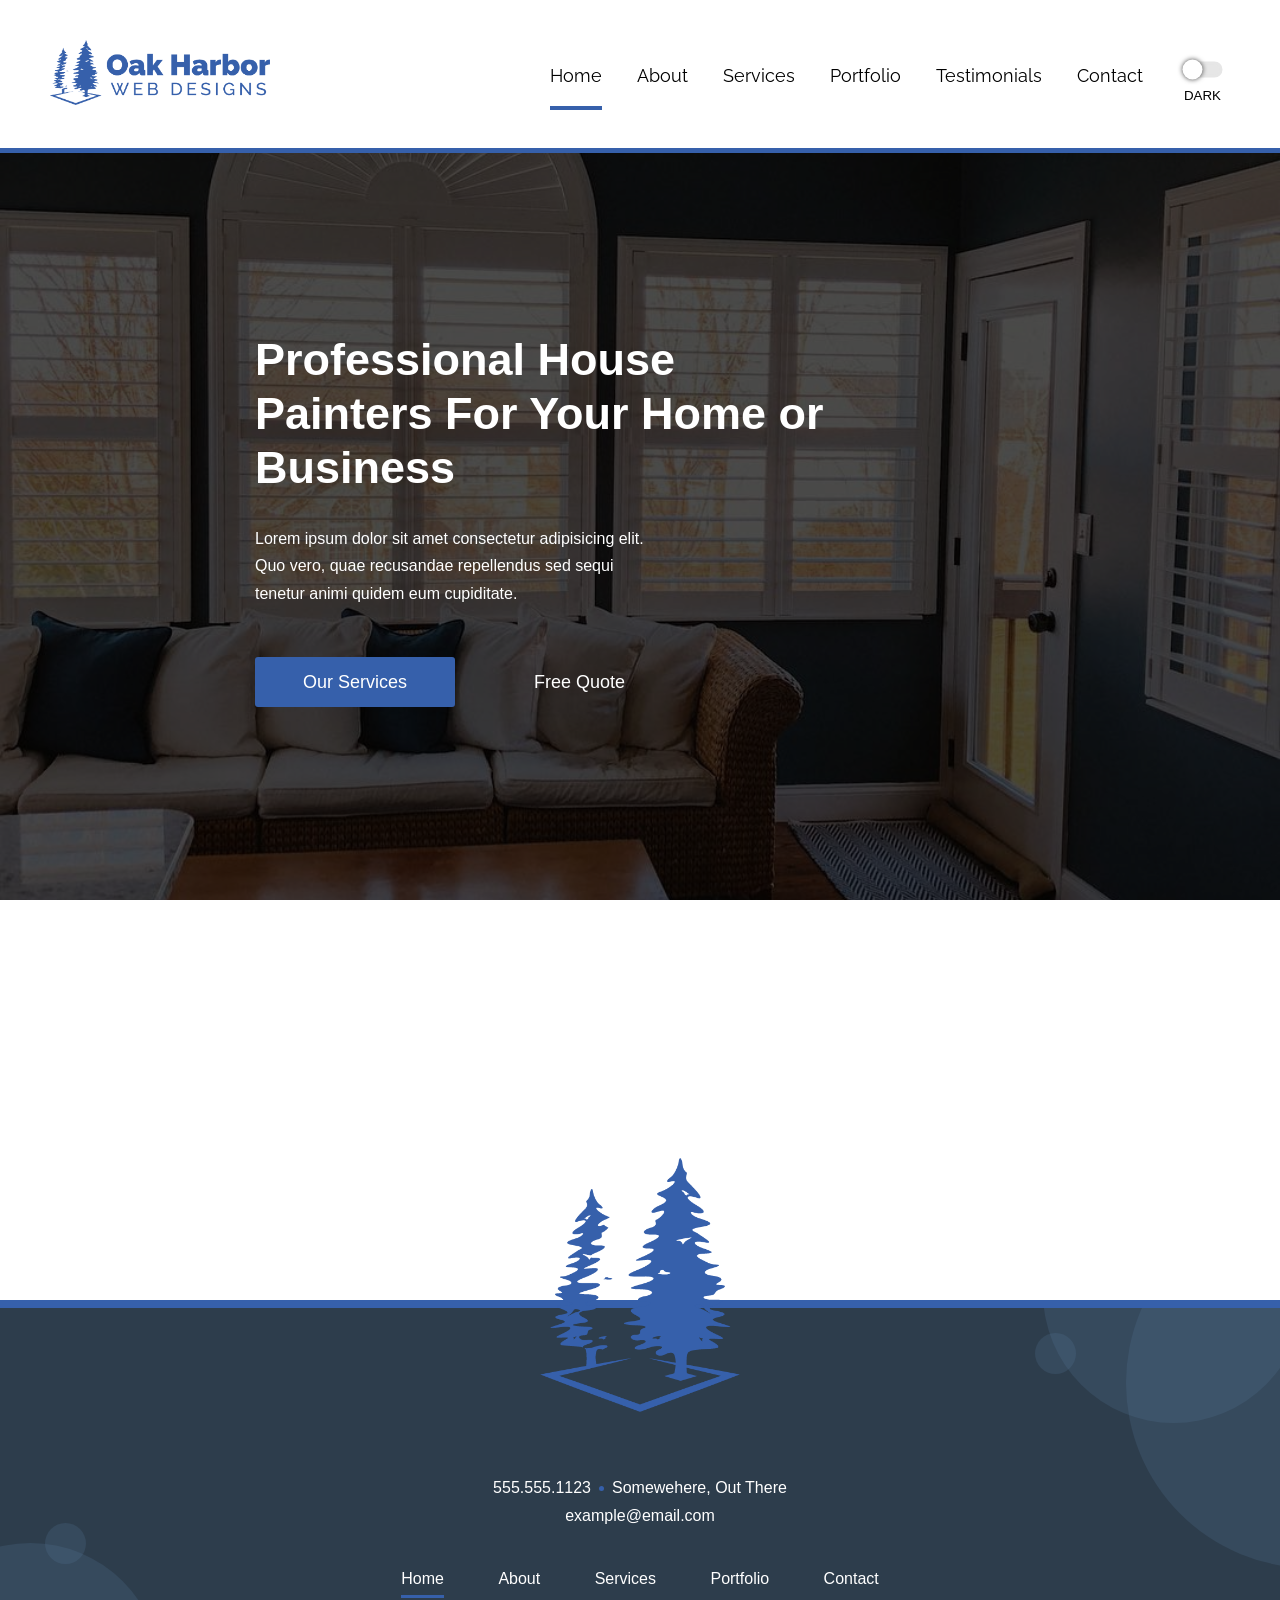
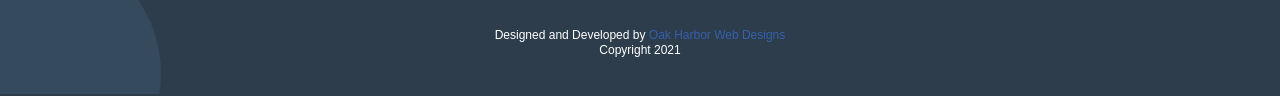
<file: index.html>
<!DOCTYPE html>
<html lang="en">

<head>

    <meta charset="UTF-8">
    <meta name="viewport" content="width=device-width, initial-scale=1.0">

    <link rel="canonical" href="">

    <meta name="description" content="">
    <meta name="keywords" content="">

    <!--Social Media Display-->
    <meta property="og:title" content="" />
    <meta property="og:description" content="" />
    <meta property="og:type" content="website" />
    <meta property="og:url" content="" />
    <meta property="og:image" content="" />
    <meta property="og:image:secure_url" content="" />

    <!--Favicons-->
    <link rel="apple-touch-icon" sizes="180x180" href="/apple-touch-icon.png">
    <link rel="icon" type="image/png" sizes="32x32" href="/favicon-32x32.png?v1">
    <link rel="icon" type="image/png" sizes="16x16" href="/favicon-16x16.png">
    <link rel="manifest" href="/site.webmanifest">
    <meta name="msapplication-TileColor" content="#da532c">
    <meta name="theme-color" content="#ffffff">

    <!-- CSS -->
    <link rel="stylesheet" href="/css/core-styles.css">
    <link rel="stylesheet" href="/css/style.css">
    <link rel="stylesheet" href="/css/dark.css">


    <!-- jQuery -->
    <script defer src="https://ajax.googleapis.com/ajax/libs/jquery/3.4.1/jquery.min.js"></script>

    <link
        href="https://fonts.googleapis.com/css2?family=Poppins:wght@100;200;300;400;500;600;700;800;900&family=Raleway:wght@100;200;300;400;500;600;700;800;900&display=swap"
        rel="stylesheet">

    <title>Residential Painting Contractors | Turner Painting | Middleton, OH</title>
</head>

<body>

    <a class="skip" aria-label="skip to main content" href="index.html#main">Click To Skip To Main</a>

    <header>

        <button class="dark-mode-button top-dark-mode-button" aria-label="dark mode toggle">
            <span aria-hidden="true" class="dark-toggle">
                <span class="DTspan"></span>
            </span>
        </button>

        <!-- Mobile Nav Strip -->
        <div class="mobile-wrapper">
            <div class="mobile-nav container mobile-nav-container">
                <img id="mobile-logo" src="/images/logo.png" alt="mobile_company_logo" height="60">

                <!-- Hamburger Menu -->
                <button aria-label="open the menu" id="menu-button" class="hamburger hamburger--spring"
                    onclick="toggleNav()" type="button">
                    <span aria-hidden="true" class="hamburger-box">
                        <span aria-hidden="true" class="hamburger-inner"></span>
                    </span>
                </button>
            </div>
        </div>

        <!-- ============================================ -->
        <!--                   NAVIGATION                 -->
        <!-- ============================================ -->

        <nav>
            <div class="navbar-menu">
                <div id="side-menu" class=" side-nav">
                    <img aria-hidden="true" src="images/logo.png" alt="compnay logo" height="80">
                    <ul id="on-top" class="navbar-links">
                        <li class="nav-li"><a class="active-menu" href="index.html">Home</a></li>
                        <li class="nav-li"><a href="index.html#about-diamond">About</a></li>
                        <li class="nav-li"><a href="index.html#services">Services</a></li>
                        <li class="nav-li"><a href="html/portfolio.html">Portfolio</a></li>
                        <li class="nav-li"><a href="html/testimonials.html">Testimonials</a></li>
                        <li class="nav-li"><a href="html/contact.html">Contact</a></li>
                    </ul>
                </div>
            </div>
        </nav>
    </header>

    <main id="main">

        <!-- ============================================ -->
        <!--                    LANDING                   -->
        <!-- ============================================ -->

        <section id="hero">
            <div aria-hidden="true" id="dark"></div>
            <div class="container hero-content">
                <div class="heroText">
                    <h1 id="home-h">Professional House Painters For Your Home or Business</h1>
                    <h2>Lorem ipsum dolor sit amet consectetur adipisicing elit. Quo vero, quae recusandae repellendus
                        sed sequi tenetur animi quidem eum cupiditate.</h2>
                    <a class="button-solid" href="">
                        Our Services
                    </a>
                    <a class="button-transparent" href="">
                        Free Quote
                    </a>
                </div>
            </div>
        </section>

        <!-- ============================================ -->
        <!--                  Services                    -->
        <!-- ============================================ -->

        <section id="services">

        </section>

        <!-- ============================================ -->
        <!--                   About                      -->
        <!-- ============================================ -->

        <section id="about">

        </section>

    </main>

    <!-- ============================================ -->
    <!--                     FOOTER                   -->
    <!-- ============================================ -->

    <footer id="footer">
        <a class="footer-logo" aria-label="business logo" href="/index.html"><img aria-hidden="true"
                src="/images/logo-icon.png" alt=""></a>
        <div class="contact-group">
            <a class="phone" href="tel:555-555-1123">555.555.1123</a><span>Somewehere, Out There</span><a
                href="example@email.com">example@email.com</a>
        </div>
        <ul>
            <li><a href="/index.html" class="active">Home</a></li>
            <li><a href="/html/about-turner-painting.html">About</a></li>
            <li><a href="/index.html#services">Services</a></li>
            <li><a href="/html/portfolio.html">Portfolio</a></li>
            <li><a href="/html/contact.html">Contact</a></li>
        </ul>
        <span class="credit">Designed and Developed by <a href="https://www.oakharborwebdesigns.com/"> Oak Harbor Web
                Designs</a><span class="copy">Copyright 2021</span></span>
        <div class="circle-container">
            <div aria-hidden="true" class="circle circle1"></div>
            <div aria-hidden="true" class="circle circle2"></div>
        </div>
    </footer>

    <script>
        var ba = ["MSIE", "Trident", "Edge"];
        var b, ua = navigator.userAgent;
        for (var i = 0; i < ba.length; i++) {
            if (ua.indexOf(ba[i]) > -1) {
                b = ba[i];
                break;
            }
        }
        if (b == "MSIE" || b == "Trident" || b == "Edge") {
            b = "Internet Explorer";
            alert("You are using the " + b + " browser and this browser is incompatible with this website and many others.  Please open this page in a different browser, either Chrome or Firefox.  Thank you!");
        }
    </script>

    <script defer src="/app.js"></script>
</body>

</html>
</file>
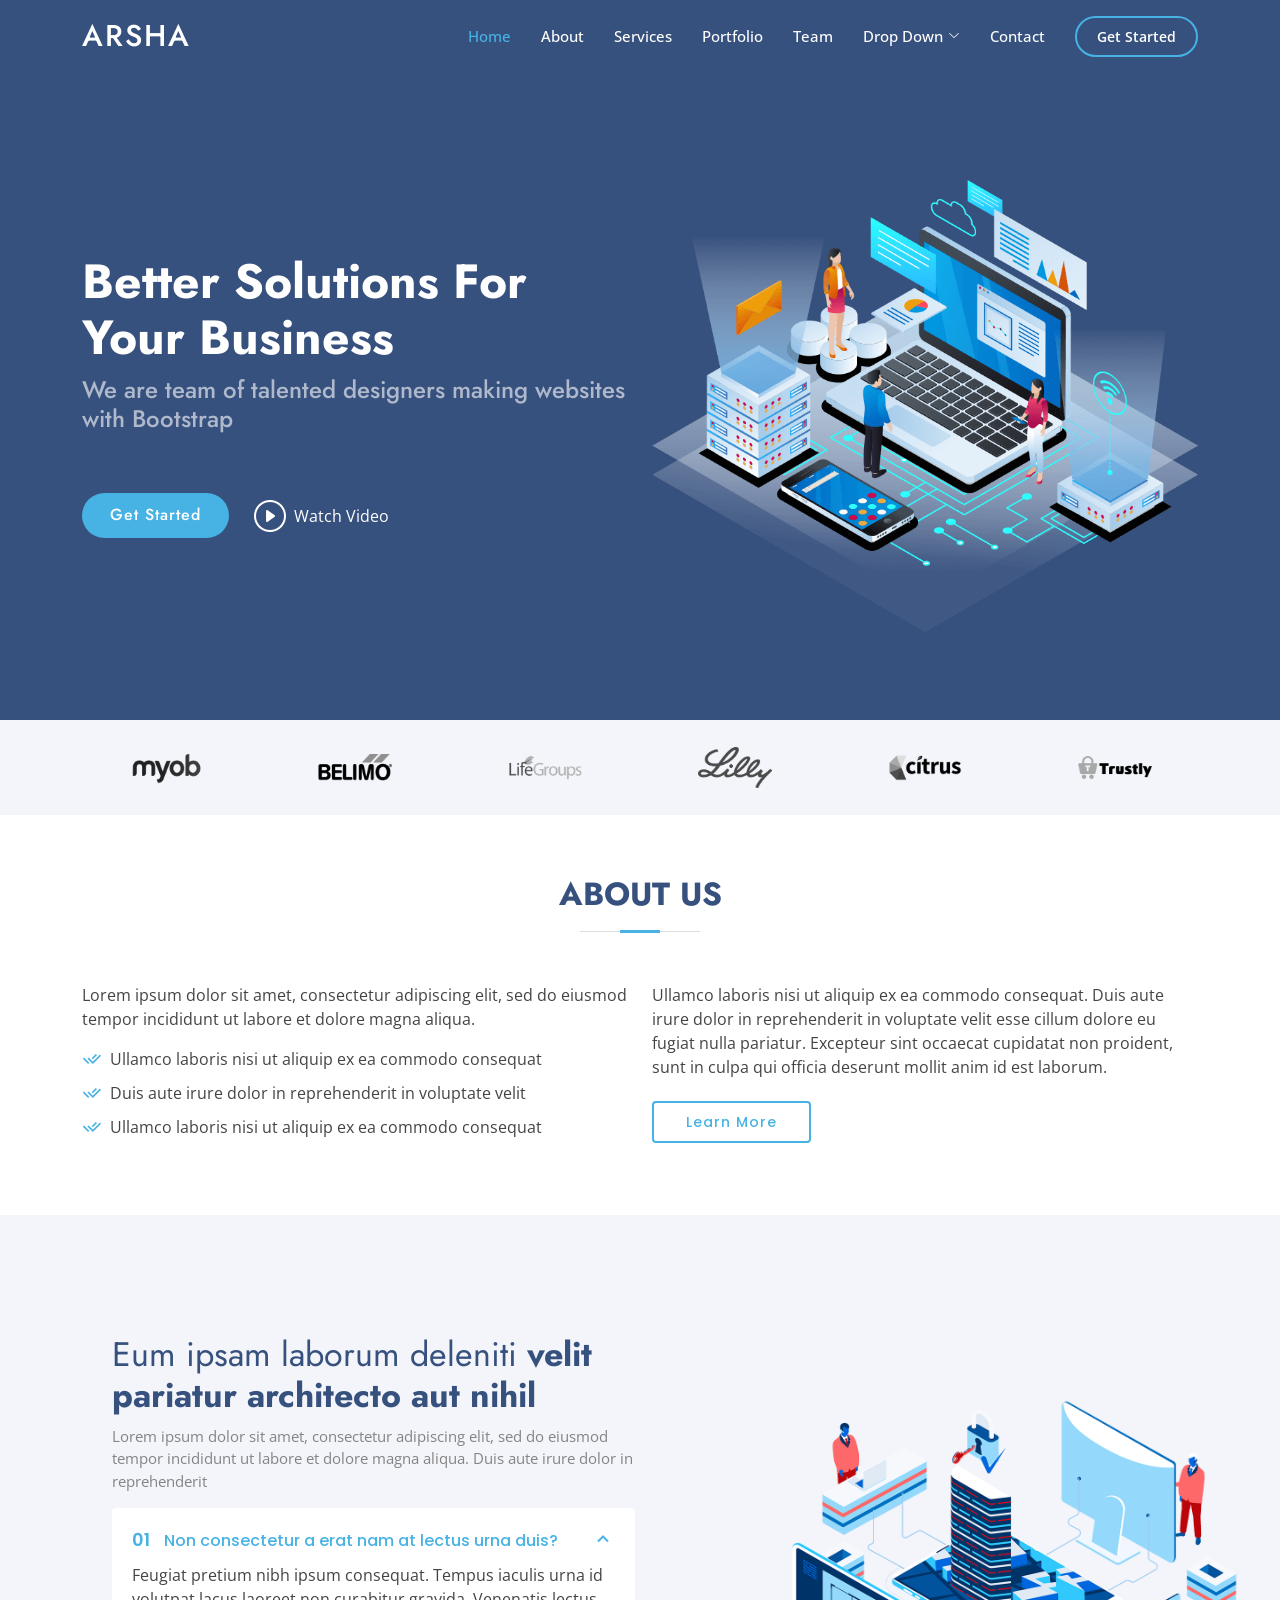
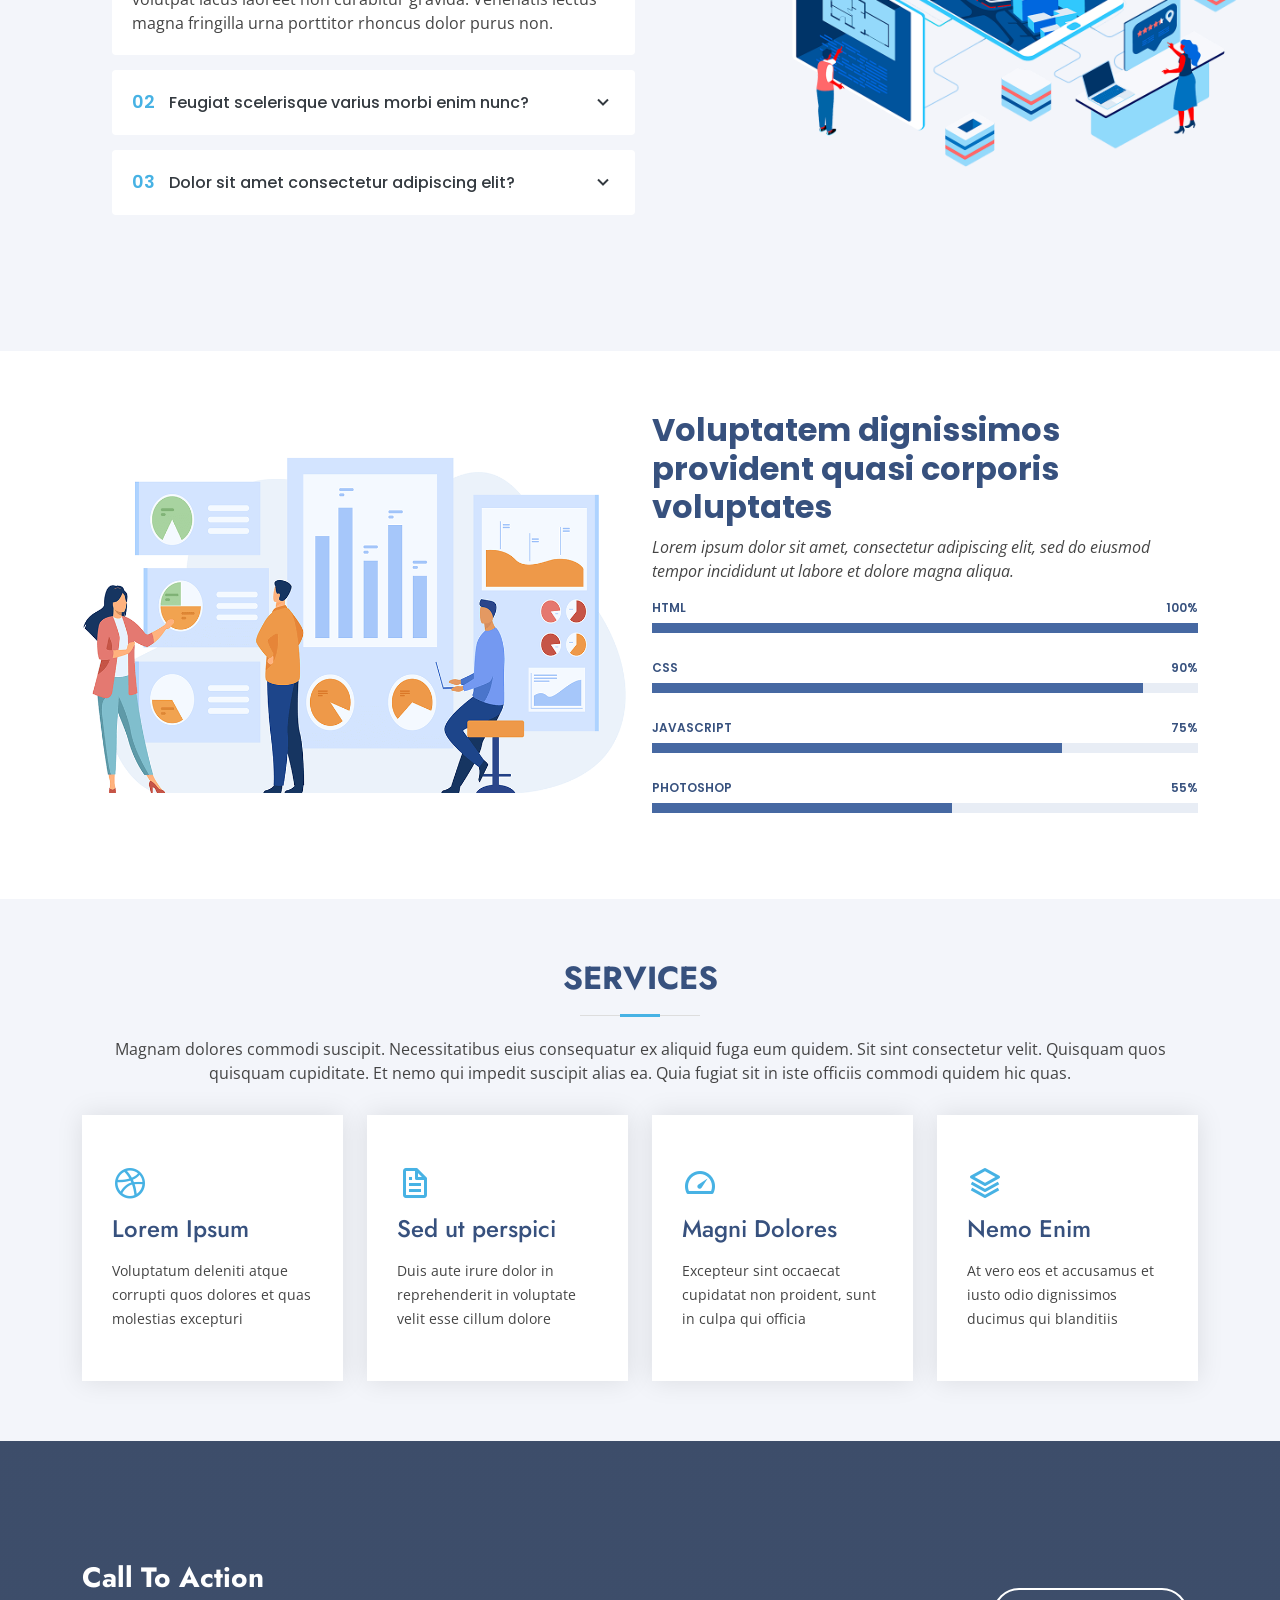
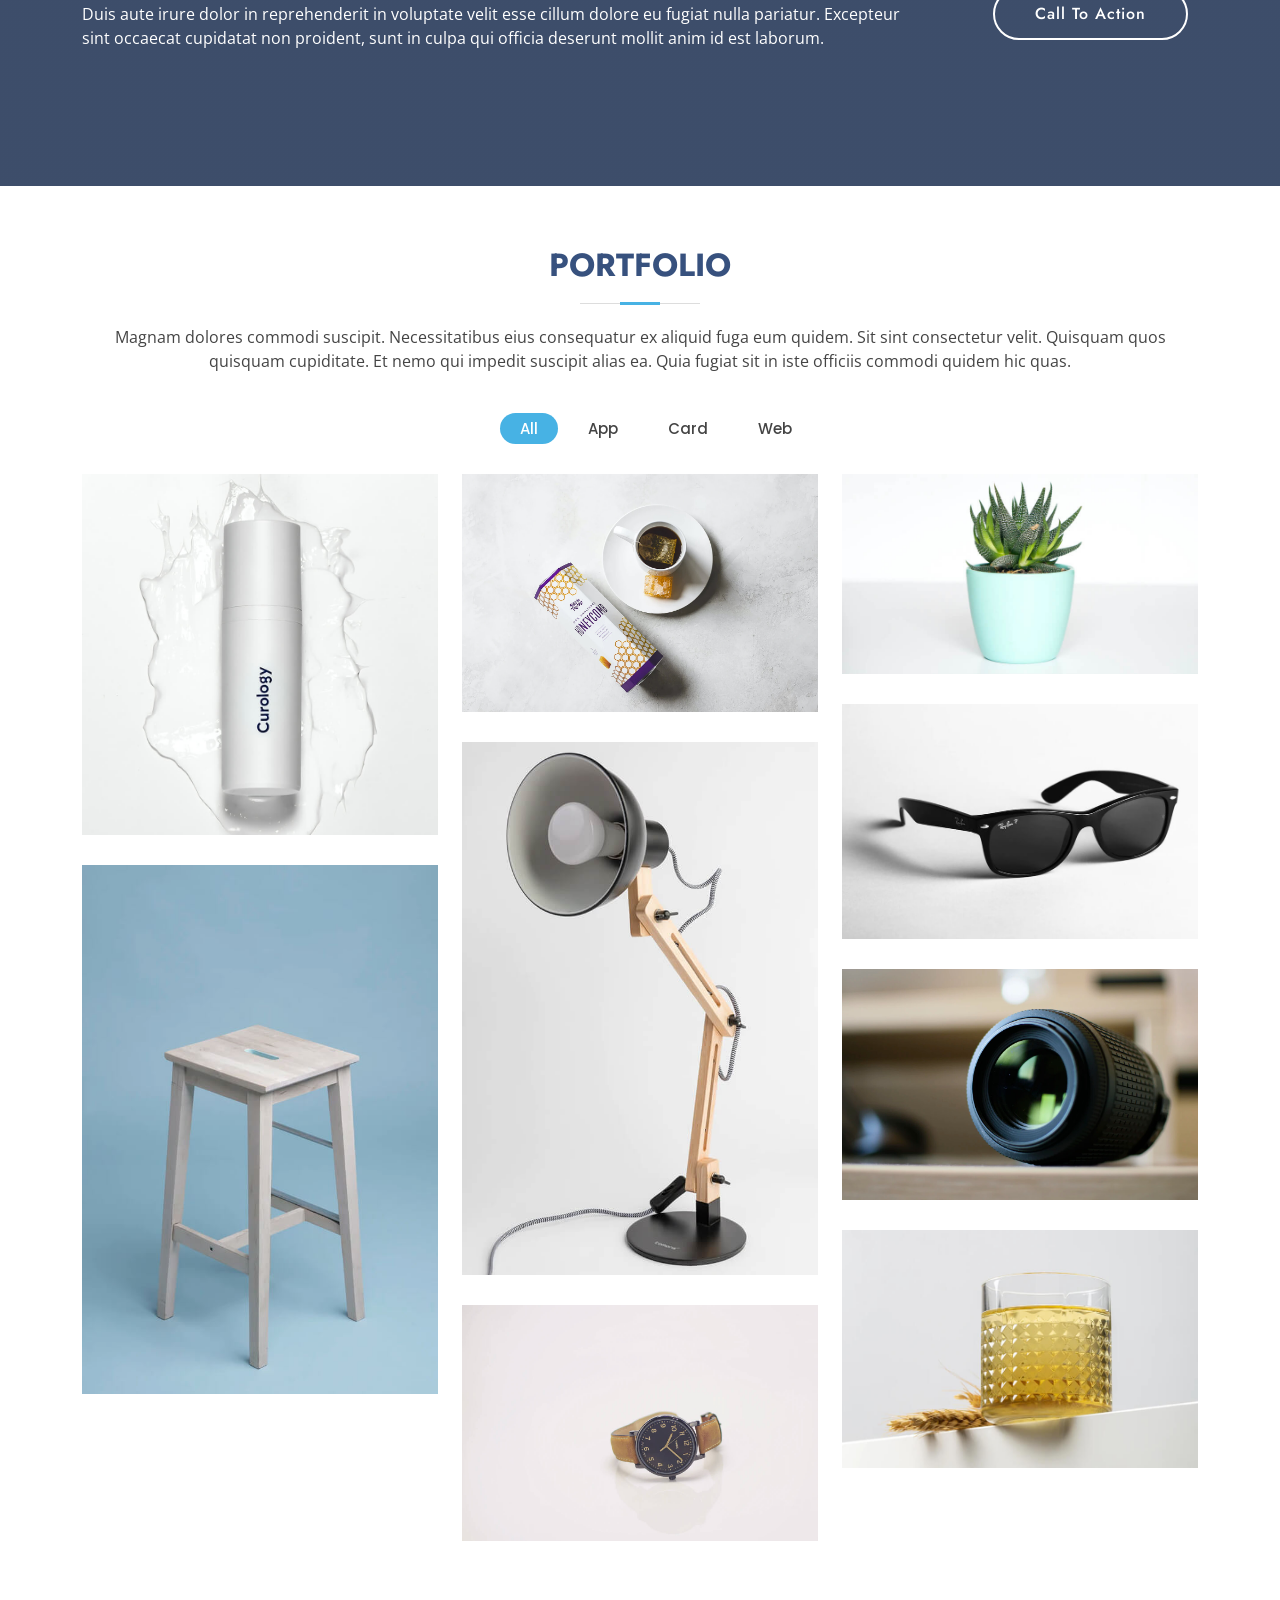
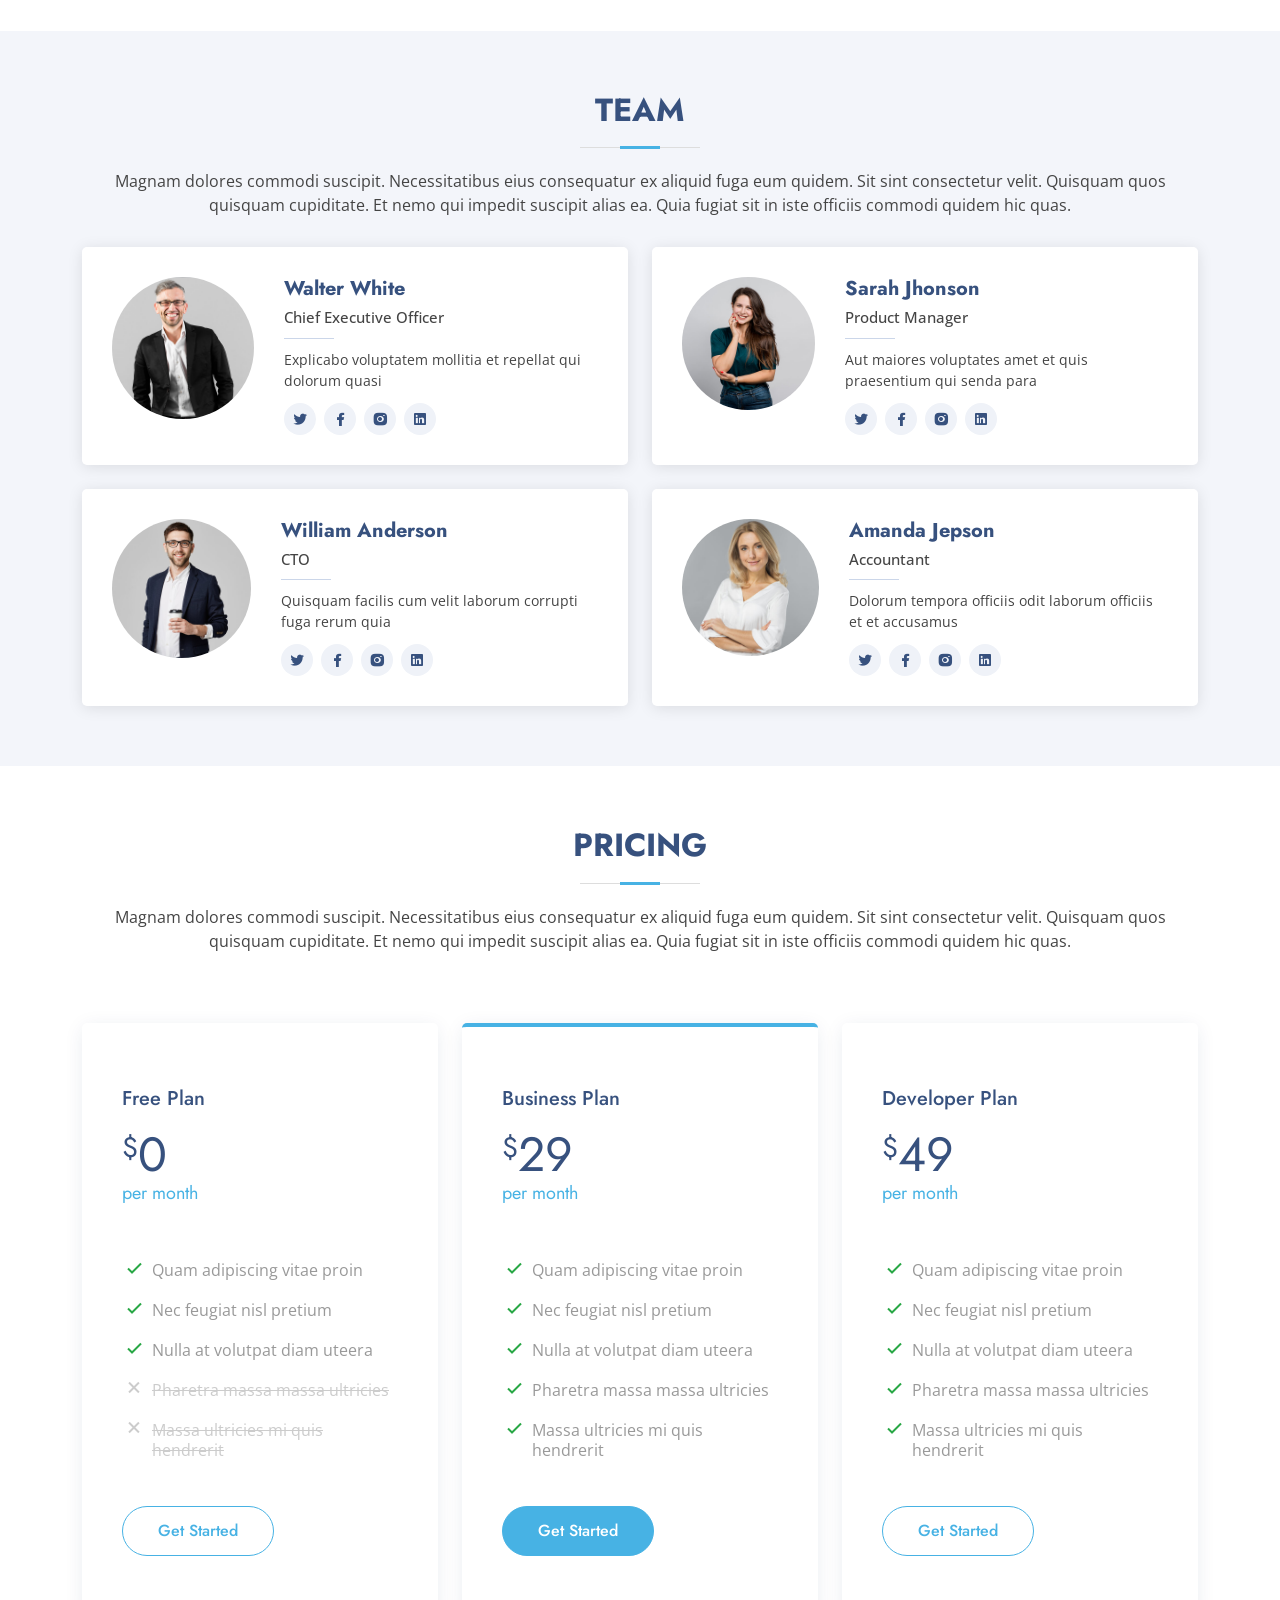
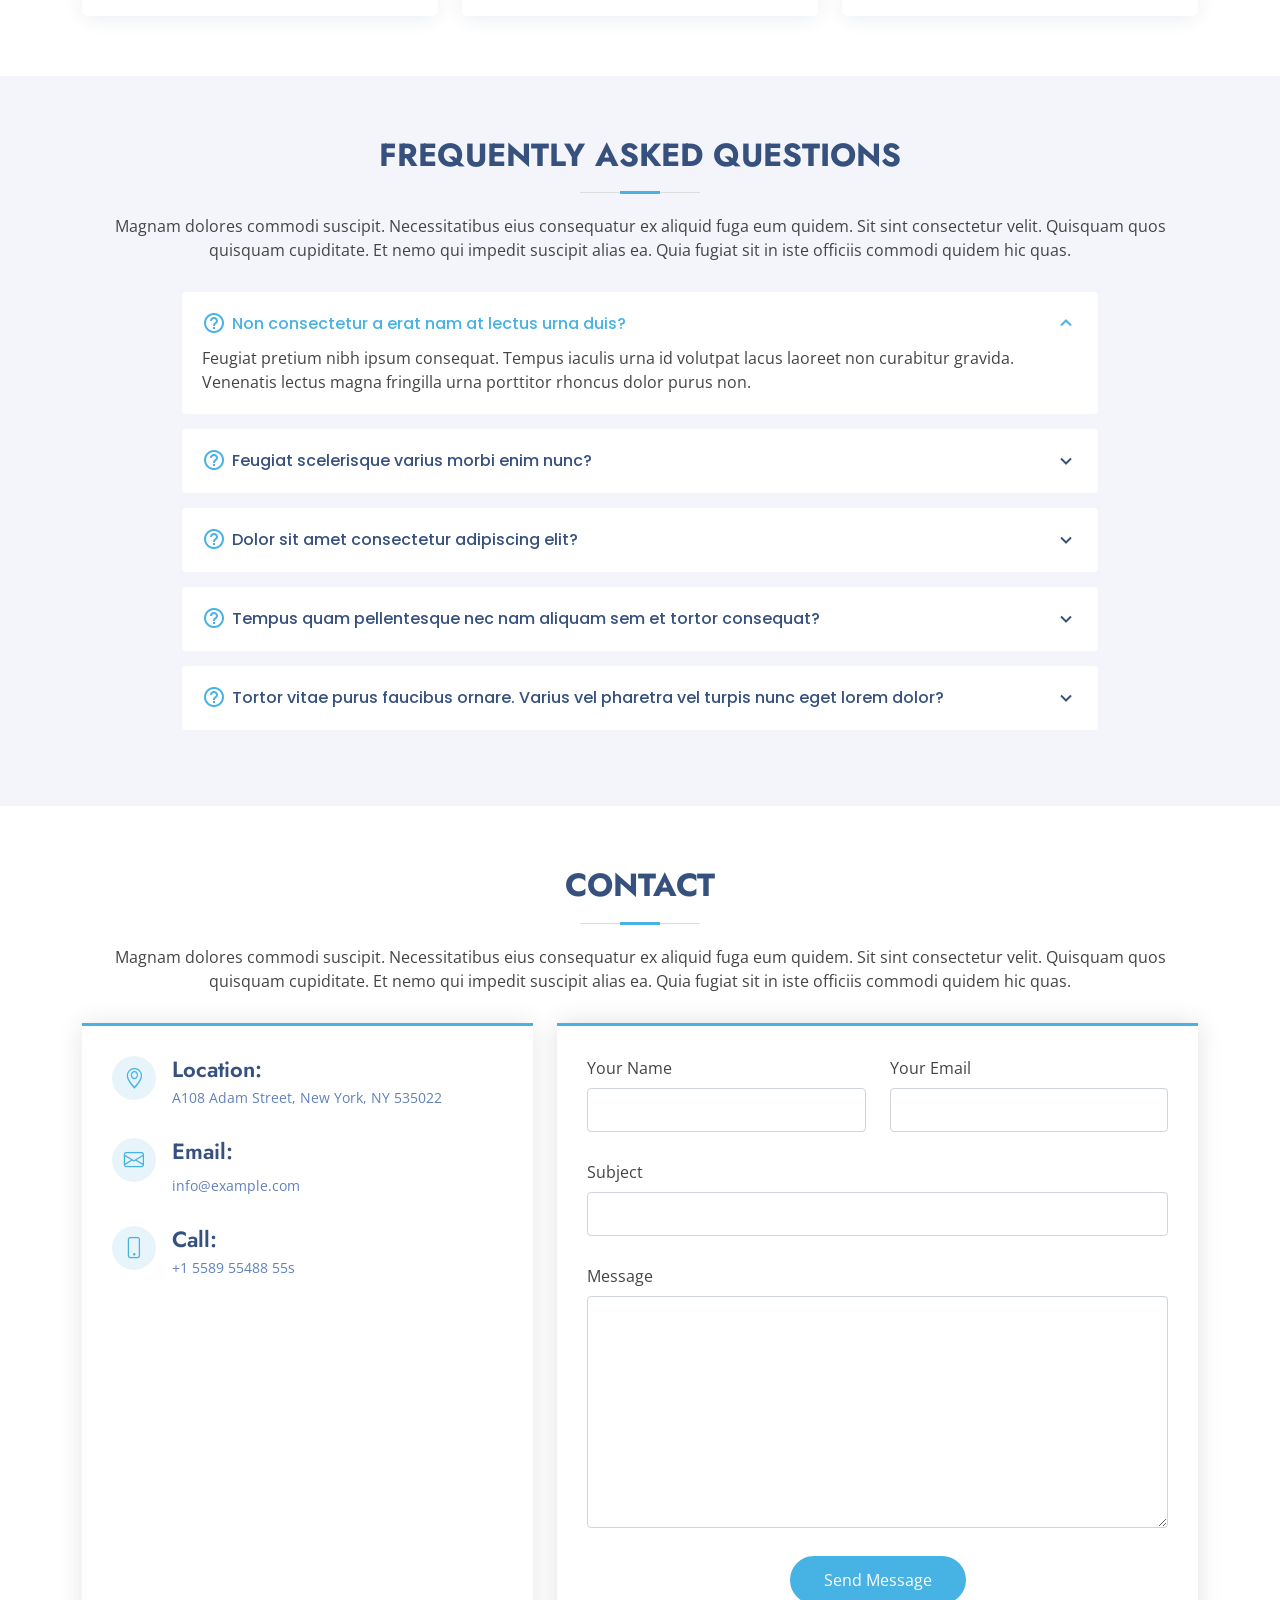
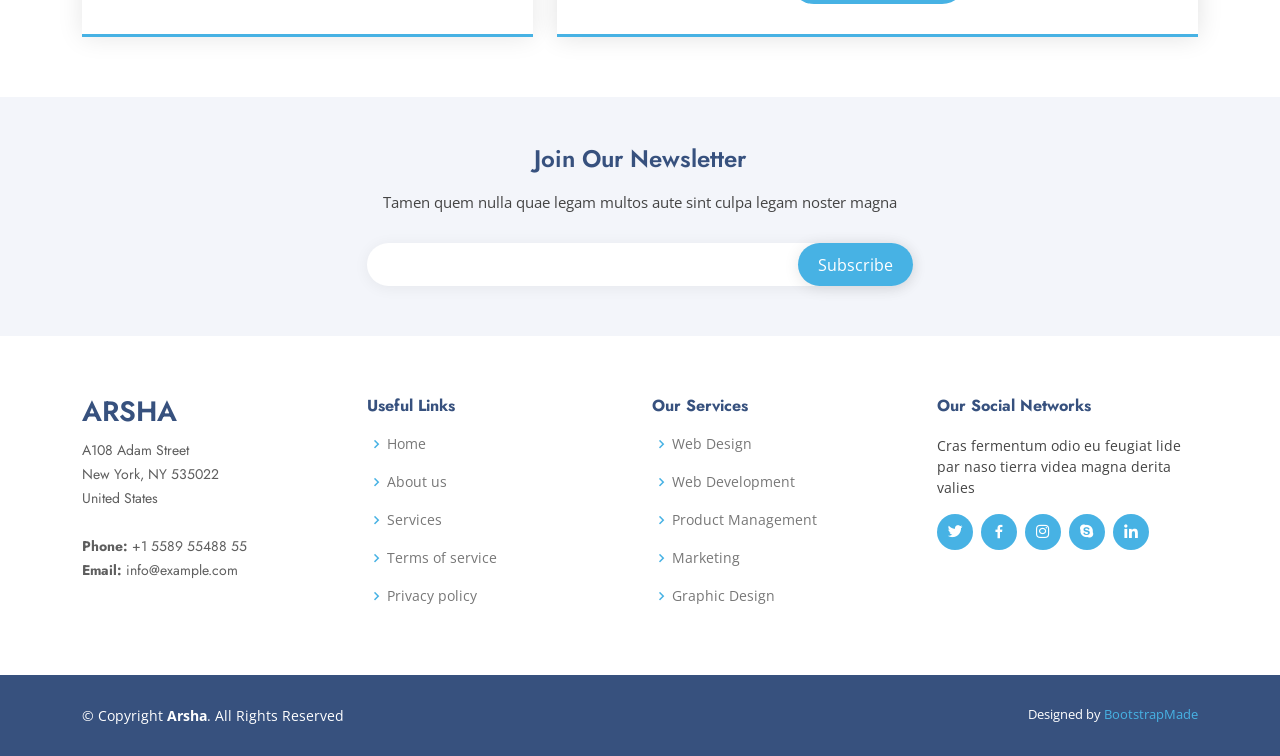
<file: Arsha/index.html>
<!DOCTYPE html>
<html lang="en">

<head>
  <meta charset="utf-8">
  <meta content="width=device-width, initial-scale=1.0" name="viewport">

  <title>Arsha Bootstrap Template - Index</title>
  <meta content="" name="description">
  <meta content="" name="keywords">

  <!-- Favicons -->
  <link href="assets/img/favicon.png" rel="icon">
  <link href="assets/img/apple-touch-icon.png" rel="apple-touch-icon">

  <!-- Google Fonts -->
  <link href="https://fonts.googleapis.com/css?family=Open+Sans:300,300i,400,400i,600,600i,700,700i|Jost:300,300i,400,400i,500,500i,600,600i,700,700i|Poppins:300,300i,400,400i,500,500i,600,600i,700,700i" rel="stylesheet">

  <!-- Vendor CSS Files -->
  <link href="assets/vendor/aos/aos.css" rel="stylesheet">
  <link href="assets/vendor/bootstrap/css/bootstrap.min.css" rel="stylesheet">
  <link href="assets/vendor/bootstrap-icons/bootstrap-icons.css" rel="stylesheet">
  <link href="assets/vendor/boxicons/css/boxicons.min.css" rel="stylesheet">
  <link href="assets/vendor/glightbox/css/glightbox.min.css" rel="stylesheet">
  <link href="assets/vendor/remixicon/remixicon.css" rel="stylesheet">
  <link href="assets/vendor/swiper/swiper-bundle.min.css" rel="stylesheet">

  <!-- Template Main CSS File -->
  <link href="assets/css/style.css" rel="stylesheet">

  <!-- =======================================================
  * Template Name: Arsha - v4.3.0
  * Template URL: https://bootstrapmade.com/arsha-free-bootstrap-html-template-corporate/
  * Author: BootstrapMade.com
  * License: https://bootstrapmade.com/license/
  ======================================================== -->
</head>

<body>

  <!-- ======= Header ======= -->
  <header id="header" class="fixed-top ">
    <div class="container d-flex align-items-center">

      <h1 class="logo me-auto"><a href="index.html">Arsha</a></h1>
      <!-- Uncomment below if you prefer to use an image logo -->
      <!-- <a href="index.html" class="logo me-auto"><img src="assets/img/logo.png" alt="" class="img-fluid"></a>-->

      <nav id="navbar" class="navbar">
        <ul>
          <li><a class="nav-link scrollto active" href="#hero">Home</a></li>
          <li><a class="nav-link scrollto" href="#about">About</a></li>
          <li><a class="nav-link scrollto" href="#services">Services</a></li>
          <li><a class="nav-link   scrollto" href="#portfolio">Portfolio</a></li>
          <li><a class="nav-link scrollto" href="#team">Team</a></li>
          <li class="dropdown"><a href="#"><span>Drop Down</span> <i class="bi bi-chevron-down"></i></a>
            <ul>
              <li><a href="#">Drop Down 1</a></li>
              <li class="dropdown"><a href="#"><span>Deep Drop Down</span> <i class="bi bi-chevron-right"></i></a>
                <ul>
                  <li><a href="#">Deep Drop Down 1</a></li>
                  <li><a href="#">Deep Drop Down 2</a></li>
                  <li><a href="#">Deep Drop Down 3</a></li>
                  <li><a href="#">Deep Drop Down 4</a></li>
                  <li><a href="#">Deep Drop Down 5</a></li>
                </ul>
              </li>
              <li><a href="#">Drop Down 2</a></li>
              <li><a href="#">Drop Down 3</a></li>
              <li><a href="#">Drop Down 4</a></li>
            </ul>
          </li>
          <li><a class="nav-link scrollto" href="#contact">Contact</a></li>
          <li><a class="getstarted scrollto" href="#about">Get Started</a></li>
        </ul>
        <i class="bi bi-list mobile-nav-toggle"></i>
      </nav><!-- .navbar -->

    </div>
  </header><!-- End Header -->

  <!-- ======= Hero Section ======= -->
  <section id="hero" class="d-flex align-items-center">

    <div class="container">
      <div class="row">
        <div class="col-lg-6 d-flex flex-column justify-content-center pt-4 pt-lg-0 order-2 order-lg-1" data-aos="fade-up" data-aos-delay="200">
          <h1>Better Solutions For Your Business</h1>
          <h2>We are team of talented designers making websites with Bootstrap</h2>
          <div class="d-flex justify-content-center justify-content-lg-start">
            <a href="#about" class="btn-get-started scrollto">Get Started</a>
            <a href="https://www.youtube.com/watch?v=jDDaplaOz7Q" class="glightbox btn-watch-video"><i class="bi bi-play-circle"></i><span>Watch Video</span></a>
          </div>
        </div>
        <div class="col-lg-6 order-1 order-lg-2 hero-img" data-aos="zoom-in" data-aos-delay="200">
          <img src="assets/img/hero-img.png" class="img-fluid animated" alt="">
        </div>
      </div>
    </div>

  </section><!-- End Hero -->

  <main id="main">

    <!-- ======= Cliens Section ======= -->
    <section id="cliens" class="cliens section-bg">
      <div class="container">

        <div class="row" data-aos="zoom-in">

          <div class="col-lg-2 col-md-4 col-6 d-flex align-items-center justify-content-center">
            <img src="assets/img/clients/client-1.png" class="img-fluid" alt="">
          </div>

          <div class="col-lg-2 col-md-4 col-6 d-flex align-items-center justify-content-center">
            <img src="assets/img/clients/client-2.png" class="img-fluid" alt="">
          </div>

          <div class="col-lg-2 col-md-4 col-6 d-flex align-items-center justify-content-center">
            <img src="assets/img/clients/client-3.png" class="img-fluid" alt="">
          </div>

          <div class="col-lg-2 col-md-4 col-6 d-flex align-items-center justify-content-center">
            <img src="assets/img/clients/client-4.png" class="img-fluid" alt="">
          </div>

          <div class="col-lg-2 col-md-4 col-6 d-flex align-items-center justify-content-center">
            <img src="assets/img/clients/client-5.png" class="img-fluid" alt="">
          </div>

          <div class="col-lg-2 col-md-4 col-6 d-flex align-items-center justify-content-center">
            <img src="assets/img/clients/client-6.png" class="img-fluid" alt="">
          </div>

        </div>

      </div>
    </section><!-- End Cliens Section -->

    <!-- ======= About Us Section ======= -->
    <section id="about" class="about">
      <div class="container" data-aos="fade-up">

        <div class="section-title">
          <h2>About Us</h2>
        </div>

        <div class="row content">
          <div class="col-lg-6">
            <p>
              Lorem ipsum dolor sit amet, consectetur adipiscing elit, sed do eiusmod tempor incididunt ut labore et dolore
              magna aliqua.
            </p>
            <ul>
              <li><i class="ri-check-double-line"></i> Ullamco laboris nisi ut aliquip ex ea commodo consequat</li>
              <li><i class="ri-check-double-line"></i> Duis aute irure dolor in reprehenderit in voluptate velit</li>
              <li><i class="ri-check-double-line"></i> Ullamco laboris nisi ut aliquip ex ea commodo consequat</li>
            </ul>
          </div>
          <div class="col-lg-6 pt-4 pt-lg-0">
            <p>
              Ullamco laboris nisi ut aliquip ex ea commodo consequat. Duis aute irure dolor in reprehenderit in voluptate
              velit esse cillum dolore eu fugiat nulla pariatur. Excepteur sint occaecat cupidatat non proident, sunt in
              culpa qui officia deserunt mollit anim id est laborum.
            </p>
            <a href="#" class="btn-learn-more">Learn More</a>
          </div>
        </div>

      </div>
    </section><!-- End About Us Section -->

    <!-- ======= Why Us Section ======= -->
    <section id="why-us" class="why-us section-bg">
      <div class="container-fluid" data-aos="fade-up">

        <div class="row">

          <div class="col-lg-7 d-flex flex-column justify-content-center align-items-stretch  order-2 order-lg-1">

            <div class="content">
              <h3>Eum ipsam laborum deleniti <strong>velit pariatur architecto aut nihil</strong></h3>
              <p>
                Lorem ipsum dolor sit amet, consectetur adipiscing elit, sed do eiusmod tempor incididunt ut labore et dolore magna aliqua. Duis aute irure dolor in reprehenderit
              </p>
            </div>

            <div class="accordion-list">
              <ul>
                <li>
                  <a data-bs-toggle="collapse" class="collapse" data-bs-target="#accordion-list-1"><span>01</span> Non consectetur a erat nam at lectus urna duis? <i class="bx bx-chevron-down icon-show"></i><i class="bx bx-chevron-up icon-close"></i></a>
                  <div id="accordion-list-1" class="collapse show" data-bs-parent=".accordion-list">
                    <p>
                      Feugiat pretium nibh ipsum consequat. Tempus iaculis urna id volutpat lacus laoreet non curabitur gravida. Venenatis lectus magna fringilla urna porttitor rhoncus dolor purus non.
                    </p>
                  </div>
                </li>

                <li>
                  <a data-bs-toggle="collapse" data-bs-target="#accordion-list-2" class="collapsed"><span>02</span> Feugiat scelerisque varius morbi enim nunc? <i class="bx bx-chevron-down icon-show"></i><i class="bx bx-chevron-up icon-close"></i></a>
                  <div id="accordion-list-2" class="collapse" data-bs-parent=".accordion-list">
                    <p>
                      Dolor sit amet consectetur adipiscing elit pellentesque habitant morbi. Id interdum velit laoreet id donec ultrices. Fringilla phasellus faucibus scelerisque eleifend donec pretium. Est pellentesque elit ullamcorper dignissim. Mauris ultrices eros in cursus turpis massa tincidunt dui.
                    </p>
                  </div>
                </li>

                <li>
                  <a data-bs-toggle="collapse" data-bs-target="#accordion-list-3" class="collapsed"><span>03</span> Dolor sit amet consectetur adipiscing elit? <i class="bx bx-chevron-down icon-show"></i><i class="bx bx-chevron-up icon-close"></i></a>
                  <div id="accordion-list-3" class="collapse" data-bs-parent=".accordion-list">
                    <p>
                      Eleifend mi in nulla posuere sollicitudin aliquam ultrices sagittis orci. Faucibus pulvinar elementum integer enim. Sem nulla pharetra diam sit amet nisl suscipit. Rutrum tellus pellentesque eu tincidunt. Lectus urna duis convallis convallis tellus. Urna molestie at elementum eu facilisis sed odio morbi quis
                    </p>
                  </div>
                </li>

              </ul>
            </div>

          </div>

          <div class="col-lg-5 align-items-stretch order-1 order-lg-2 img" style='background-image: url("assets/img/why-us.png");' data-aos="zoom-in" data-aos-delay="150">&nbsp;</div>
        </div>

      </div>
    </section><!-- End Why Us Section -->

    <!-- ======= Skills Section ======= -->
    <section id="skills" class="skills">
      <div class="container" data-aos="fade-up">

        <div class="row">
          <div class="col-lg-6 d-flex align-items-center" data-aos="fade-right" data-aos-delay="100">
            <img src="assets/img/skills.png" class="img-fluid" alt="">
          </div>
          <div class="col-lg-6 pt-4 pt-lg-0 content" data-aos="fade-left" data-aos-delay="100">
            <h3>Voluptatem dignissimos provident quasi corporis voluptates</h3>
            <p class="fst-italic">
              Lorem ipsum dolor sit amet, consectetur adipiscing elit, sed do eiusmod tempor incididunt ut labore et dolore
              magna aliqua.
            </p>

            <div class="skills-content">

              <div class="progress">
                <span class="skill">HTML <i class="val">100%</i></span>
                <div class="progress-bar-wrap">
                  <div class="progress-bar" role="progressbar" aria-valuenow="100" aria-valuemin="0" aria-valuemax="100"></div>
                </div>
              </div>

              <div class="progress">
                <span class="skill">CSS <i class="val">90%</i></span>
                <div class="progress-bar-wrap">
                  <div class="progress-bar" role="progressbar" aria-valuenow="90" aria-valuemin="0" aria-valuemax="100"></div>
                </div>
              </div>

              <div class="progress">
                <span class="skill">JavaScript <i class="val">75%</i></span>
                <div class="progress-bar-wrap">
                  <div class="progress-bar" role="progressbar" aria-valuenow="75" aria-valuemin="0" aria-valuemax="100"></div>
                </div>
              </div>

              <div class="progress">
                <span class="skill">Photoshop <i class="val">55%</i></span>
                <div class="progress-bar-wrap">
                  <div class="progress-bar" role="progressbar" aria-valuenow="55" aria-valuemin="0" aria-valuemax="100"></div>
                </div>
              </div>

            </div>

          </div>
        </div>

      </div>
    </section><!-- End Skills Section -->

    <!-- ======= Services Section ======= -->
    <section id="services" class="services section-bg">
      <div class="container" data-aos="fade-up">

        <div class="section-title">
          <h2>Services</h2>
          <p>Magnam dolores commodi suscipit. Necessitatibus eius consequatur ex aliquid fuga eum quidem. Sit sint consectetur velit. Quisquam quos quisquam cupiditate. Et nemo qui impedit suscipit alias ea. Quia fugiat sit in iste officiis commodi quidem hic quas.</p>
        </div>

        <div class="row">
          <div class="col-xl-3 col-md-6 d-flex align-items-stretch" data-aos="zoom-in" data-aos-delay="100">
            <div class="icon-box">
              <div class="icon"><i class="bx bxl-dribbble"></i></div>
              <h4><a href="">Lorem Ipsum</a></h4>
              <p>Voluptatum deleniti atque corrupti quos dolores et quas molestias excepturi</p>
            </div>
          </div>

          <div class="col-xl-3 col-md-6 d-flex align-items-stretch mt-4 mt-md-0" data-aos="zoom-in" data-aos-delay="200">
            <div class="icon-box">
              <div class="icon"><i class="bx bx-file"></i></div>
              <h4><a href="">Sed ut perspici</a></h4>
              <p>Duis aute irure dolor in reprehenderit in voluptate velit esse cillum dolore</p>
            </div>
          </div>

          <div class="col-xl-3 col-md-6 d-flex align-items-stretch mt-4 mt-xl-0" data-aos="zoom-in" data-aos-delay="300">
            <div class="icon-box">
              <div class="icon"><i class="bx bx-tachometer"></i></div>
              <h4><a href="">Magni Dolores</a></h4>
              <p>Excepteur sint occaecat cupidatat non proident, sunt in culpa qui officia</p>
            </div>
          </div>

          <div class="col-xl-3 col-md-6 d-flex align-items-stretch mt-4 mt-xl-0" data-aos="zoom-in" data-aos-delay="400">
            <div class="icon-box">
              <div class="icon"><i class="bx bx-layer"></i></div>
              <h4><a href="">Nemo Enim</a></h4>
              <p>At vero eos et accusamus et iusto odio dignissimos ducimus qui blanditiis</p>
            </div>
          </div>

        </div>

      </div>
    </section><!-- End Services Section -->

    <!-- ======= Cta Section ======= -->
    <section id="cta" class="cta">
      <div class="container" data-aos="zoom-in">

        <div class="row">
          <div class="col-lg-9 text-center text-lg-start">
            <h3>Call To Action</h3>
            <p> Duis aute irure dolor in reprehenderit in voluptate velit esse cillum dolore eu fugiat nulla pariatur. Excepteur sint occaecat cupidatat non proident, sunt in culpa qui officia deserunt mollit anim id est laborum.</p>
          </div>
          <div class="col-lg-3 cta-btn-container text-center">
            <a class="cta-btn align-middle" href="#">Call To Action</a>
          </div>
        </div>

      </div>
    </section><!-- End Cta Section -->

    <!-- ======= Portfolio Section ======= -->
    <section id="portfolio" class="portfolio">
      <div class="container" data-aos="fade-up">

        <div class="section-title">
          <h2>Portfolio</h2>
          <p>Magnam dolores commodi suscipit. Necessitatibus eius consequatur ex aliquid fuga eum quidem. Sit sint consectetur velit. Quisquam quos quisquam cupiditate. Et nemo qui impedit suscipit alias ea. Quia fugiat sit in iste officiis commodi quidem hic quas.</p>
        </div>

        <ul id="portfolio-flters" class="d-flex justify-content-center" data-aos="fade-up" data-aos-delay="100">
          <li data-filter="*" class="filter-active">All</li>
          <li data-filter=".filter-app">App</li>
          <li data-filter=".filter-card">Card</li>
          <li data-filter=".filter-web">Web</li>
        </ul>

        <div class="row portfolio-container" data-aos="fade-up" data-aos-delay="200">

          <div class="col-lg-4 col-md-6 portfolio-item filter-app">
            <div class="portfolio-img"><img src="assets/img/portfolio/portfolio-1.jpg" class="img-fluid" alt=""></div>
            <div class="portfolio-info">
              <h4>App 1</h4>
              <p>App</p>
              <a href="assets/img/portfolio/portfolio-1.jpg" data-gallery="portfolioGallery" class="portfolio-lightbox preview-link" title="App 1"><i class="bx bx-plus"></i></a>
              <a href="portfolio-details.html" class="details-link" title="More Details"><i class="bx bx-link"></i></a>
            </div>
          </div>

          <div class="col-lg-4 col-md-6 portfolio-item filter-web">
            <div class="portfolio-img"><img src="assets/img/portfolio/portfolio-2.jpg" class="img-fluid" alt=""></div>
            <div class="portfolio-info">
              <h4>Web 3</h4>
              <p>Web</p>
              <a href="assets/img/portfolio/portfolio-2.jpg" data-gallery="portfolioGallery" class="portfolio-lightbox preview-link" title="Web 3"><i class="bx bx-plus"></i></a>
              <a href="portfolio-details.html" class="details-link" title="More Details"><i class="bx bx-link"></i></a>
            </div>
          </div>

          <div class="col-lg-4 col-md-6 portfolio-item filter-app">
            <div class="portfolio-img"><img src="assets/img/portfolio/portfolio-3.jpg" class="img-fluid" alt=""></div>
            <div class="portfolio-info">
              <h4>App 2</h4>
              <p>App</p>
              <a href="assets/img/portfolio/portfolio-3.jpg" data-gallery="portfolioGallery" class="portfolio-lightbox preview-link" title="App 2"><i class="bx bx-plus"></i></a>
              <a href="portfolio-details.html" class="details-link" title="More Details"><i class="bx bx-link"></i></a>
            </div>
          </div>

          <div class="col-lg-4 col-md-6 portfolio-item filter-card">
            <div class="portfolio-img"><img src="assets/img/portfolio/portfolio-4.jpg" class="img-fluid" alt=""></div>
            <div class="portfolio-info">
              <h4>Card 2</h4>
              <p>Card</p>
              <a href="assets/img/portfolio/portfolio-4.jpg" data-gallery="portfolioGallery" class="portfolio-lightbox preview-link" title="Card 2"><i class="bx bx-plus"></i></a>
              <a href="portfolio-details.html" class="details-link" title="More Details"><i class="bx bx-link"></i></a>
            </div>
          </div>

          <div class="col-lg-4 col-md-6 portfolio-item filter-web">
            <div class="portfolio-img"><img src="assets/img/portfolio/portfolio-5.jpg" class="img-fluid" alt=""></div>
            <div class="portfolio-info">
              <h4>Web 2</h4>
              <p>Web</p>
              <a href="assets/img/portfolio/portfolio-5.jpg" data-gallery="portfolioGallery" class="portfolio-lightbox preview-link" title="Web 2"><i class="bx bx-plus"></i></a>
              <a href="portfolio-details.html" class="details-link" title="More Details"><i class="bx bx-link"></i></a>
            </div>
          </div>

          <div class="col-lg-4 col-md-6 portfolio-item filter-app">
            <div class="portfolio-img"><img src="assets/img/portfolio/portfolio-6.jpg" class="img-fluid" alt=""></div>
            <div class="portfolio-info">
              <h4>App 3</h4>
              <p>App</p>
              <a href="assets/img/portfolio/portfolio-6.jpg" data-gallery="portfolioGallery" class="portfolio-lightbox preview-link" title="App 3"><i class="bx bx-plus"></i></a>
              <a href="portfolio-details.html" class="details-link" title="More Details"><i class="bx bx-link"></i></a>
            </div>
          </div>

          <div class="col-lg-4 col-md-6 portfolio-item filter-card">
            <div class="portfolio-img"><img src="assets/img/portfolio/portfolio-7.jpg" class="img-fluid" alt=""></div>
            <div class="portfolio-info">
              <h4>Card 1</h4>
              <p>Card</p>
              <a href="assets/img/portfolio/portfolio-7.jpg" data-gallery="portfolioGallery" class="portfolio-lightbox preview-link" title="Card 1"><i class="bx bx-plus"></i></a>
              <a href="portfolio-details.html" class="details-link" title="More Details"><i class="bx bx-link"></i></a>
            </div>
          </div>

          <div class="col-lg-4 col-md-6 portfolio-item filter-card">
            <div class="portfolio-img"><img src="assets/img/portfolio/portfolio-8.jpg" class="img-fluid" alt=""></div>
            <div class="portfolio-info">
              <h4>Card 3</h4>
              <p>Card</p>
              <a href="assets/img/portfolio/portfolio-8.jpg" data-gallery="portfolioGallery" class="portfolio-lightbox preview-link" title="Card 3"><i class="bx bx-plus"></i></a>
              <a href="portfolio-details.html" class="details-link" title="More Details"><i class="bx bx-link"></i></a>
            </div>
          </div>

          <div class="col-lg-4 col-md-6 portfolio-item filter-web">
            <div class="portfolio-img"><img src="assets/img/portfolio/portfolio-9.jpg" class="img-fluid" alt=""></div>
            <div class="portfolio-info">
              <h4>Web 3</h4>
              <p>Web</p>
              <a href="assets/img/portfolio/portfolio-9.jpg" data-gallery="portfolioGallery" class="portfolio-lightbox preview-link" title="Web 3"><i class="bx bx-plus"></i></a>
              <a href="portfolio-details.html" class="details-link" title="More Details"><i class="bx bx-link"></i></a>
            </div>
          </div>

        </div>

      </div>
    </section><!-- End Portfolio Section -->

    <!-- ======= Team Section ======= -->
    <section id="team" class="team section-bg">
      <div class="container" data-aos="fade-up">

        <div class="section-title">
          <h2>Team</h2>
          <p>Magnam dolores commodi suscipit. Necessitatibus eius consequatur ex aliquid fuga eum quidem. Sit sint consectetur velit. Quisquam quos quisquam cupiditate. Et nemo qui impedit suscipit alias ea. Quia fugiat sit in iste officiis commodi quidem hic quas.</p>
        </div>

        <div class="row">

          <div class="col-lg-6">
            <div class="member d-flex align-items-start" data-aos="zoom-in" data-aos-delay="100">
              <div class="pic"><img src="assets/img/team/team-1.jpg" class="img-fluid" alt=""></div>
              <div class="member-info">
                <h4>Walter White</h4>
                <span>Chief Executive Officer</span>
                <p>Explicabo voluptatem mollitia et repellat qui dolorum quasi</p>
                <div class="social">
                  <a href=""><i class="ri-twitter-fill"></i></a>
                  <a href=""><i class="ri-facebook-fill"></i></a>
                  <a href=""><i class="ri-instagram-fill"></i></a>
                  <a href=""> <i class="ri-linkedin-box-fill"></i> </a>
                </div>
              </div>
            </div>
          </div>

          <div class="col-lg-6 mt-4 mt-lg-0">
            <div class="member d-flex align-items-start" data-aos="zoom-in" data-aos-delay="200">
              <div class="pic"><img src="assets/img/team/team-2.jpg" class="img-fluid" alt=""></div>
              <div class="member-info">
                <h4>Sarah Jhonson</h4>
                <span>Product Manager</span>
                <p>Aut maiores voluptates amet et quis praesentium qui senda para</p>
                <div class="social">
                  <a href=""><i class="ri-twitter-fill"></i></a>
                  <a href=""><i class="ri-facebook-fill"></i></a>
                  <a href=""><i class="ri-instagram-fill"></i></a>
                  <a href=""> <i class="ri-linkedin-box-fill"></i> </a>
                </div>
              </div>
            </div>
          </div>

          <div class="col-lg-6 mt-4">
            <div class="member d-flex align-items-start" data-aos="zoom-in" data-aos-delay="300">
              <div class="pic"><img src="assets/img/team/team-3.jpg" class="img-fluid" alt=""></div>
              <div class="member-info">
                <h4>William Anderson</h4>
                <span>CTO</span>
                <p>Quisquam facilis cum velit laborum corrupti fuga rerum quia</p>
                <div class="social">
                  <a href=""><i class="ri-twitter-fill"></i></a>
                  <a href=""><i class="ri-facebook-fill"></i></a>
                  <a href=""><i class="ri-instagram-fill"></i></a>
                  <a href=""> <i class="ri-linkedin-box-fill"></i> </a>
                </div>
              </div>
            </div>
          </div>

          <div class="col-lg-6 mt-4">
            <div class="member d-flex align-items-start" data-aos="zoom-in" data-aos-delay="400">
              <div class="pic"><img src="assets/img/team/team-4.jpg" class="img-fluid" alt=""></div>
              <div class="member-info">
                <h4>Amanda Jepson</h4>
                <span>Accountant</span>
                <p>Dolorum tempora officiis odit laborum officiis et et accusamus</p>
                <div class="social">
                  <a href=""><i class="ri-twitter-fill"></i></a>
                  <a href=""><i class="ri-facebook-fill"></i></a>
                  <a href=""><i class="ri-instagram-fill"></i></a>
                  <a href=""> <i class="ri-linkedin-box-fill"></i> </a>
                </div>
              </div>
            </div>
          </div>

        </div>

      </div>
    </section><!-- End Team Section -->

    <!-- ======= Pricing Section ======= -->
    <section id="pricing" class="pricing">
      <div class="container" data-aos="fade-up">

        <div class="section-title">
          <h2>Pricing</h2>
          <p>Magnam dolores commodi suscipit. Necessitatibus eius consequatur ex aliquid fuga eum quidem. Sit sint consectetur velit. Quisquam quos quisquam cupiditate. Et nemo qui impedit suscipit alias ea. Quia fugiat sit in iste officiis commodi quidem hic quas.</p>
        </div>

        <div class="row">

          <div class="col-lg-4" data-aos="fade-up" data-aos-delay="100">
            <div class="box">
              <h3>Free Plan</h3>
              <h4><sup>$</sup>0<span>per month</span></h4>
              <ul>
                <li><i class="bx bx-check"></i> Quam adipiscing vitae proin</li>
                <li><i class="bx bx-check"></i> Nec feugiat nisl pretium</li>
                <li><i class="bx bx-check"></i> Nulla at volutpat diam uteera</li>
                <li class="na"><i class="bx bx-x"></i> <span>Pharetra massa massa ultricies</span></li>
                <li class="na"><i class="bx bx-x"></i> <span>Massa ultricies mi quis hendrerit</span></li>
              </ul>
              <a href="#" class="buy-btn">Get Started</a>
            </div>
          </div>

          <div class="col-lg-4 mt-4 mt-lg-0" data-aos="fade-up" data-aos-delay="200">
            <div class="box featured">
              <h3>Business Plan</h3>
              <h4><sup>$</sup>29<span>per month</span></h4>
              <ul>
                <li><i class="bx bx-check"></i> Quam adipiscing vitae proin</li>
                <li><i class="bx bx-check"></i> Nec feugiat nisl pretium</li>
                <li><i class="bx bx-check"></i> Nulla at volutpat diam uteera</li>
                <li><i class="bx bx-check"></i> Pharetra massa massa ultricies</li>
                <li><i class="bx bx-check"></i> Massa ultricies mi quis hendrerit</li>
              </ul>
              <a href="#" class="buy-btn">Get Started</a>
            </div>
          </div>

          <div class="col-lg-4 mt-4 mt-lg-0" data-aos="fade-up" data-aos-delay="300">
            <div class="box">
              <h3>Developer Plan</h3>
              <h4><sup>$</sup>49<span>per month</span></h4>
              <ul>
                <li><i class="bx bx-check"></i> Quam adipiscing vitae proin</li>
                <li><i class="bx bx-check"></i> Nec feugiat nisl pretium</li>
                <li><i class="bx bx-check"></i> Nulla at volutpat diam uteera</li>
                <li><i class="bx bx-check"></i> Pharetra massa massa ultricies</li>
                <li><i class="bx bx-check"></i> Massa ultricies mi quis hendrerit</li>
              </ul>
              <a href="#" class="buy-btn">Get Started</a>
            </div>
          </div>

        </div>

      </div>
    </section><!-- End Pricing Section -->

    <!-- ======= Frequently Asked Questions Section ======= -->
    <section id="faq" class="faq section-bg">
      <div class="container" data-aos="fade-up">

        <div class="section-title">
          <h2>Frequently Asked Questions</h2>
          <p>Magnam dolores commodi suscipit. Necessitatibus eius consequatur ex aliquid fuga eum quidem. Sit sint consectetur velit. Quisquam quos quisquam cupiditate. Et nemo qui impedit suscipit alias ea. Quia fugiat sit in iste officiis commodi quidem hic quas.</p>
        </div>

        <div class="faq-list">
          <ul>
            <li data-aos="fade-up" data-aos-delay="100">
              <i class="bx bx-help-circle icon-help"></i> <a data-bs-toggle="collapse" class="collapse" data-bs-target="#faq-list-1">Non consectetur a erat nam at lectus urna duis? <i class="bx bx-chevron-down icon-show"></i><i class="bx bx-chevron-up icon-close"></i></a>
              <div id="faq-list-1" class="collapse show" data-bs-parent=".faq-list">
                <p>
                  Feugiat pretium nibh ipsum consequat. Tempus iaculis urna id volutpat lacus laoreet non curabitur gravida. Venenatis lectus magna fringilla urna porttitor rhoncus dolor purus non.
                </p>
              </div>
            </li>

            <li data-aos="fade-up" data-aos-delay="200">
              <i class="bx bx-help-circle icon-help"></i> <a data-bs-toggle="collapse" data-bs-target="#faq-list-2" class="collapsed">Feugiat scelerisque varius morbi enim nunc? <i class="bx bx-chevron-down icon-show"></i><i class="bx bx-chevron-up icon-close"></i></a>
              <div id="faq-list-2" class="collapse" data-bs-parent=".faq-list">
                <p>
                  Dolor sit amet consectetur adipiscing elit pellentesque habitant morbi. Id interdum velit laoreet id donec ultrices. Fringilla phasellus faucibus scelerisque eleifend donec pretium. Est pellentesque elit ullamcorper dignissim. Mauris ultrices eros in cursus turpis massa tincidunt dui.
                </p>
              </div>
            </li>

            <li data-aos="fade-up" data-aos-delay="300">
              <i class="bx bx-help-circle icon-help"></i> <a data-bs-toggle="collapse" data-bs-target="#faq-list-3" class="collapsed">Dolor sit amet consectetur adipiscing elit? <i class="bx bx-chevron-down icon-show"></i><i class="bx bx-chevron-up icon-close"></i></a>
              <div id="faq-list-3" class="collapse" data-bs-parent=".faq-list">
                <p>
                  Eleifend mi in nulla posuere sollicitudin aliquam ultrices sagittis orci. Faucibus pulvinar elementum integer enim. Sem nulla pharetra diam sit amet nisl suscipit. Rutrum tellus pellentesque eu tincidunt. Lectus urna duis convallis convallis tellus. Urna molestie at elementum eu facilisis sed odio morbi quis
                </p>
              </div>
            </li>

            <li data-aos="fade-up" data-aos-delay="400">
              <i class="bx bx-help-circle icon-help"></i> <a data-bs-toggle="collapse" data-bs-target="#faq-list-4" class="collapsed">Tempus quam pellentesque nec nam aliquam sem et tortor consequat? <i class="bx bx-chevron-down icon-show"></i><i class="bx bx-chevron-up icon-close"></i></a>
              <div id="faq-list-4" class="collapse" data-bs-parent=".faq-list">
                <p>
                  Molestie a iaculis at erat pellentesque adipiscing commodo. Dignissim suspendisse in est ante in. Nunc vel risus commodo viverra maecenas accumsan. Sit amet nisl suscipit adipiscing bibendum est. Purus gravida quis blandit turpis cursus in.
                </p>
              </div>
            </li>

            <li data-aos="fade-up" data-aos-delay="500">
              <i class="bx bx-help-circle icon-help"></i> <a data-bs-toggle="collapse" data-bs-target="#faq-list-5" class="collapsed">Tortor vitae purus faucibus ornare. Varius vel pharetra vel turpis nunc eget lorem dolor? <i class="bx bx-chevron-down icon-show"></i><i class="bx bx-chevron-up icon-close"></i></a>
              <div id="faq-list-5" class="collapse" data-bs-parent=".faq-list">
                <p>
                  Laoreet sit amet cursus sit amet dictum sit amet justo. Mauris vitae ultricies leo integer malesuada nunc vel. Tincidunt eget nullam non nisi est sit amet. Turpis nunc eget lorem dolor sed. Ut venenatis tellus in metus vulputate eu scelerisque.
                </p>
              </div>
            </li>

          </ul>
        </div>

      </div>
    </section><!-- End Frequently Asked Questions Section -->

    <!-- ======= Contact Section ======= -->
    <section id="contact" class="contact">
      <div class="container" data-aos="fade-up">

        <div class="section-title">
          <h2>Contact</h2>
          <p>Magnam dolores commodi suscipit. Necessitatibus eius consequatur ex aliquid fuga eum quidem. Sit sint consectetur velit. Quisquam quos quisquam cupiditate. Et nemo qui impedit suscipit alias ea. Quia fugiat sit in iste officiis commodi quidem hic quas.</p>
        </div>

        <div class="row">

          <div class="col-lg-5 d-flex align-items-stretch">
            <div class="info">
              <div class="address">
                <i class="bi bi-geo-alt"></i>
                <h4>Location:</h4>
                <p>A108 Adam Street, New York, NY 535022</p>
              </div>

              <div class="email">
                <i class="bi bi-envelope"></i>
                <h4>Email:</h4>
                <p>info@example.com</p>
              </div>

              <div class="phone">
                <i class="bi bi-phone"></i>
                <h4>Call:</h4>
                <p>+1 5589 55488 55s</p>
              </div>

              <iframe src="https://www.google.com/maps/embed?pb=!1m14!1m8!1m3!1d12097.433213460943!2d-74.0062269!3d40.7101282!3m2!1i1024!2i768!4f13.1!3m3!1m2!1s0x0%3A0xb89d1fe6bc499443!2sDowntown+Conference+Center!5e0!3m2!1smk!2sbg!4v1539943755621" frameborder="0" style="border:0; width: 100%; height: 290px;" allowfullscreen></iframe>
            </div>

          </div>

          <div class="col-lg-7 mt-5 mt-lg-0 d-flex align-items-stretch">
            <form action="forms/contact.php" method="post" role="form" class="php-email-form">
              <div class="row">
                <div class="form-group col-md-6">
                  <label for="name">Your Name</label>
                  <input type="text" name="name" class="form-control" id="name" required>
                </div>
                <div class="form-group col-md-6">
                  <label for="name">Your Email</label>
                  <input type="email" class="form-control" name="email" id="email" required>
                </div>
              </div>
              <div class="form-group">
                <label for="name">Subject</label>
                <input type="text" class="form-control" name="subject" id="subject" required>
              </div>
              <div class="form-group">
                <label for="name">Message</label>
                <textarea class="form-control" name="message" rows="10" required></textarea>
              </div>
              <div class="my-3">
                <div class="loading">Loading</div>
                <div class="error-message"></div>
                <div class="sent-message">Your message has been sent. Thank you!</div>
              </div>
              <div class="text-center"><button type="submit">Send Message</button></div>
            </form>
          </div>

        </div>

      </div>
    </section><!-- End Contact Section -->

  </main><!-- End #main -->

  <!-- ======= Footer ======= -->
  <footer id="footer">

    <div class="footer-newsletter">
      <div class="container">
        <div class="row justify-content-center">
          <div class="col-lg-6">
            <h4>Join Our Newsletter</h4>
            <p>Tamen quem nulla quae legam multos aute sint culpa legam noster magna</p>
            <form action="" method="post">
              <input type="email" name="email"><input type="submit" value="Subscribe">
            </form>
          </div>
        </div>
      </div>
    </div>

    <div class="footer-top">
      <div class="container">
        <div class="row">

          <div class="col-lg-3 col-md-6 footer-contact">
            <h3>Arsha</h3>
            <p>
              A108 Adam Street <br>
              New York, NY 535022<br>
              United States <br><br>
              <strong>Phone:</strong> +1 5589 55488 55<br>
              <strong>Email:</strong> info@example.com<br>
            </p>
          </div>

          <div class="col-lg-3 col-md-6 footer-links">
            <h4>Useful Links</h4>
            <ul>
              <li><i class="bx bx-chevron-right"></i> <a href="#">Home</a></li>
              <li><i class="bx bx-chevron-right"></i> <a href="#">About us</a></li>
              <li><i class="bx bx-chevron-right"></i> <a href="#">Services</a></li>
              <li><i class="bx bx-chevron-right"></i> <a href="#">Terms of service</a></li>
              <li><i class="bx bx-chevron-right"></i> <a href="#">Privacy policy</a></li>
            </ul>
          </div>

          <div class="col-lg-3 col-md-6 footer-links">
            <h4>Our Services</h4>
            <ul>
              <li><i class="bx bx-chevron-right"></i> <a href="#">Web Design</a></li>
              <li><i class="bx bx-chevron-right"></i> <a href="#">Web Development</a></li>
              <li><i class="bx bx-chevron-right"></i> <a href="#">Product Management</a></li>
              <li><i class="bx bx-chevron-right"></i> <a href="#">Marketing</a></li>
              <li><i class="bx bx-chevron-right"></i> <a href="#">Graphic Design</a></li>
            </ul>
          </div>

          <div class="col-lg-3 col-md-6 footer-links">
            <h4>Our Social Networks</h4>
            <p>Cras fermentum odio eu feugiat lide par naso tierra videa magna derita valies</p>
            <div class="social-links mt-3">
              <a href="#" class="twitter"><i class="bx bxl-twitter"></i></a>
              <a href="#" class="facebook"><i class="bx bxl-facebook"></i></a>
              <a href="#" class="instagram"><i class="bx bxl-instagram"></i></a>
              <a href="#" class="google-plus"><i class="bx bxl-skype"></i></a>
              <a href="#" class="linkedin"><i class="bx bxl-linkedin"></i></a>
            </div>
          </div>

        </div>
      </div>
    </div>

    <div class="container footer-bottom clearfix">
      <div class="copyright">
        &copy; Copyright <strong><span>Arsha</span></strong>. All Rights Reserved
      </div>
      <div class="credits">
        <!-- All the links in the footer should remain intact. -->
        <!-- You can delete the links only if you purchased the pro version. -->
        <!-- Licensing information: https://bootstrapmade.com/license/ -->
        <!-- Purchase the pro version with working PHP/AJAX contact form: https://bootstrapmade.com/arsha-free-bootstrap-html-template-corporate/ -->
        Designed by <a href="https://bootstrapmade.com/">BootstrapMade</a>
      </div>
    </div>
  </footer><!-- End Footer -->

  <div id="preloader"></div>
  <a href="#" class="back-to-top d-flex align-items-center justify-content-center"><i class="bi bi-arrow-up-short"></i></a>

  <!-- Vendor JS Files -->
  <script src="assets/vendor/aos/aos.js"></script>
  <script src="assets/vendor/bootstrap/js/bootstrap.bundle.min.js"></script>
  <script src="assets/vendor/glightbox/js/glightbox.min.js"></script>
  <script src="assets/vendor/isotope-layout/isotope.pkgd.min.js"></script>
  <script src="assets/vendor/php-email-form/validate.js"></script>
  <script src="assets/vendor/swiper/swiper-bundle.min.js"></script>
  <script src="assets/vendor/waypoints/noframework.waypoints.js"></script>

  <!-- Template Main JS File -->
  <script src="assets/js/main.js"></script>

</body>

</html>
</file>
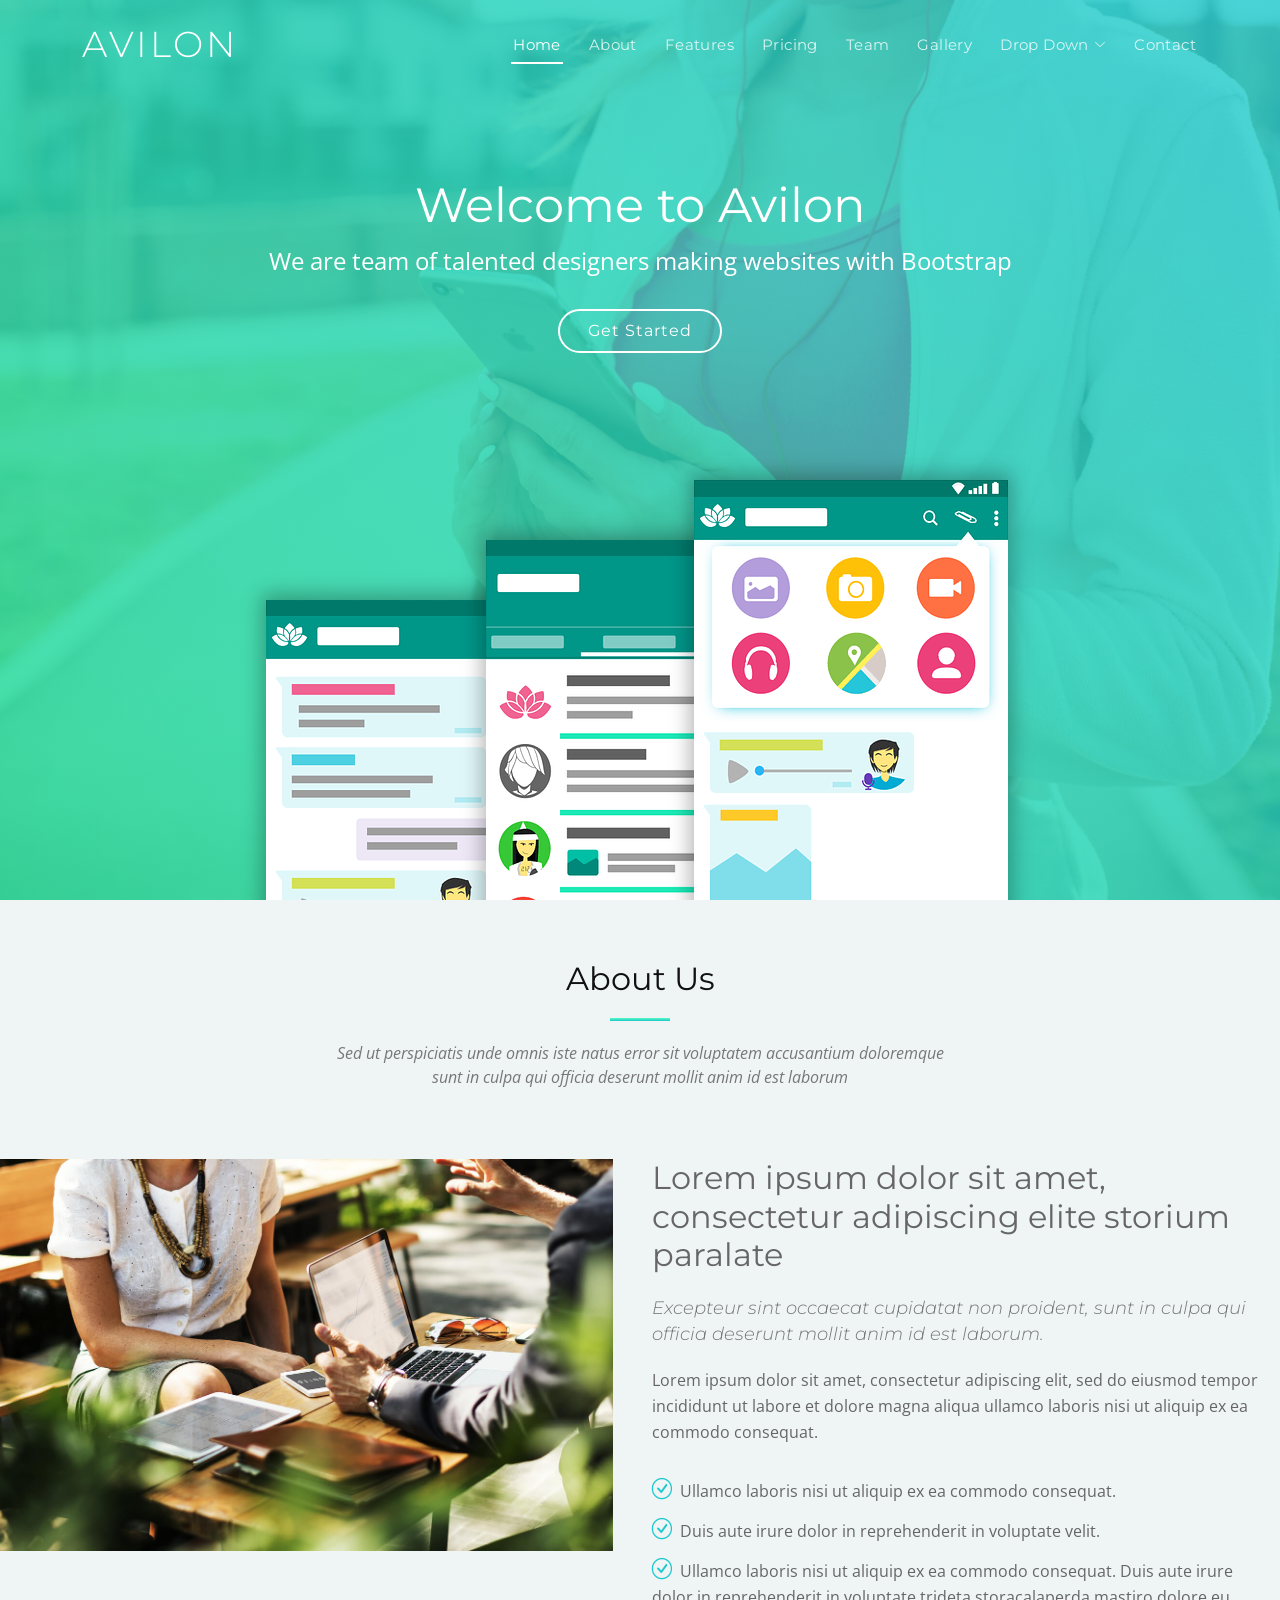
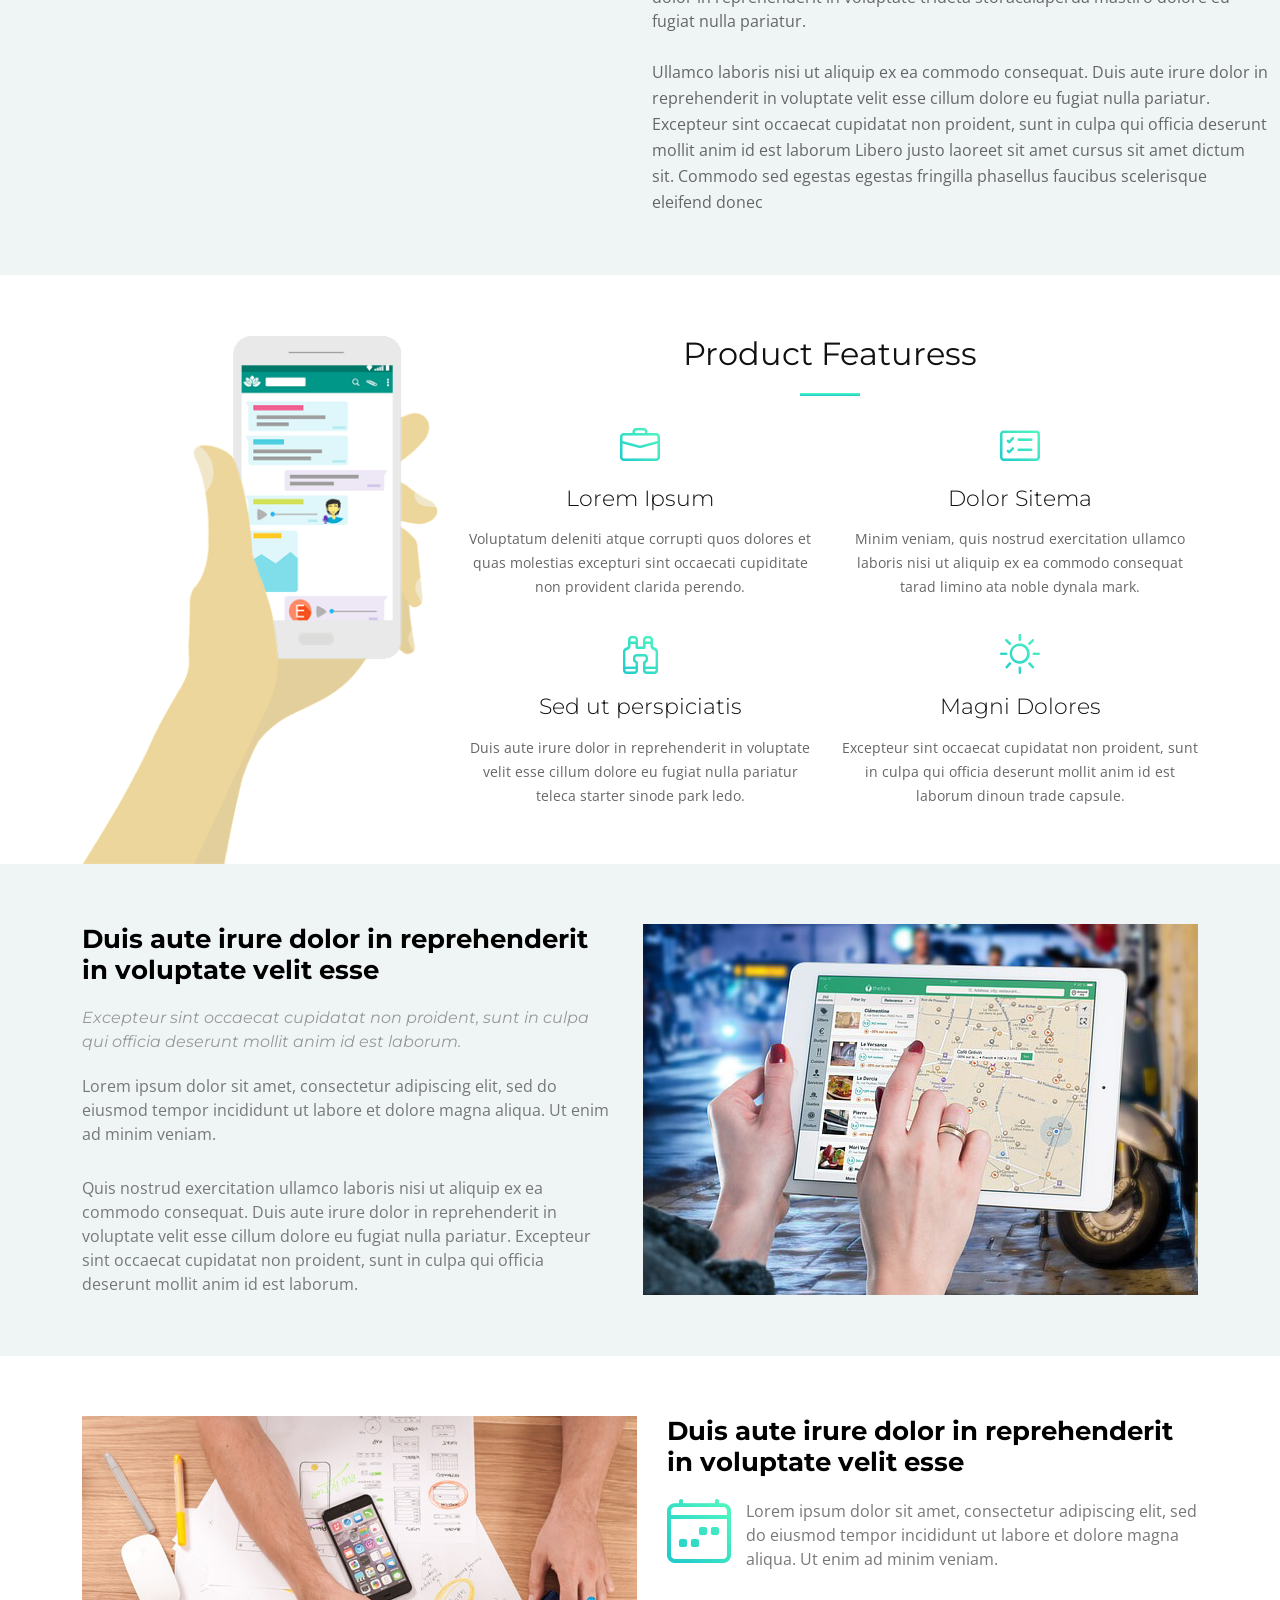
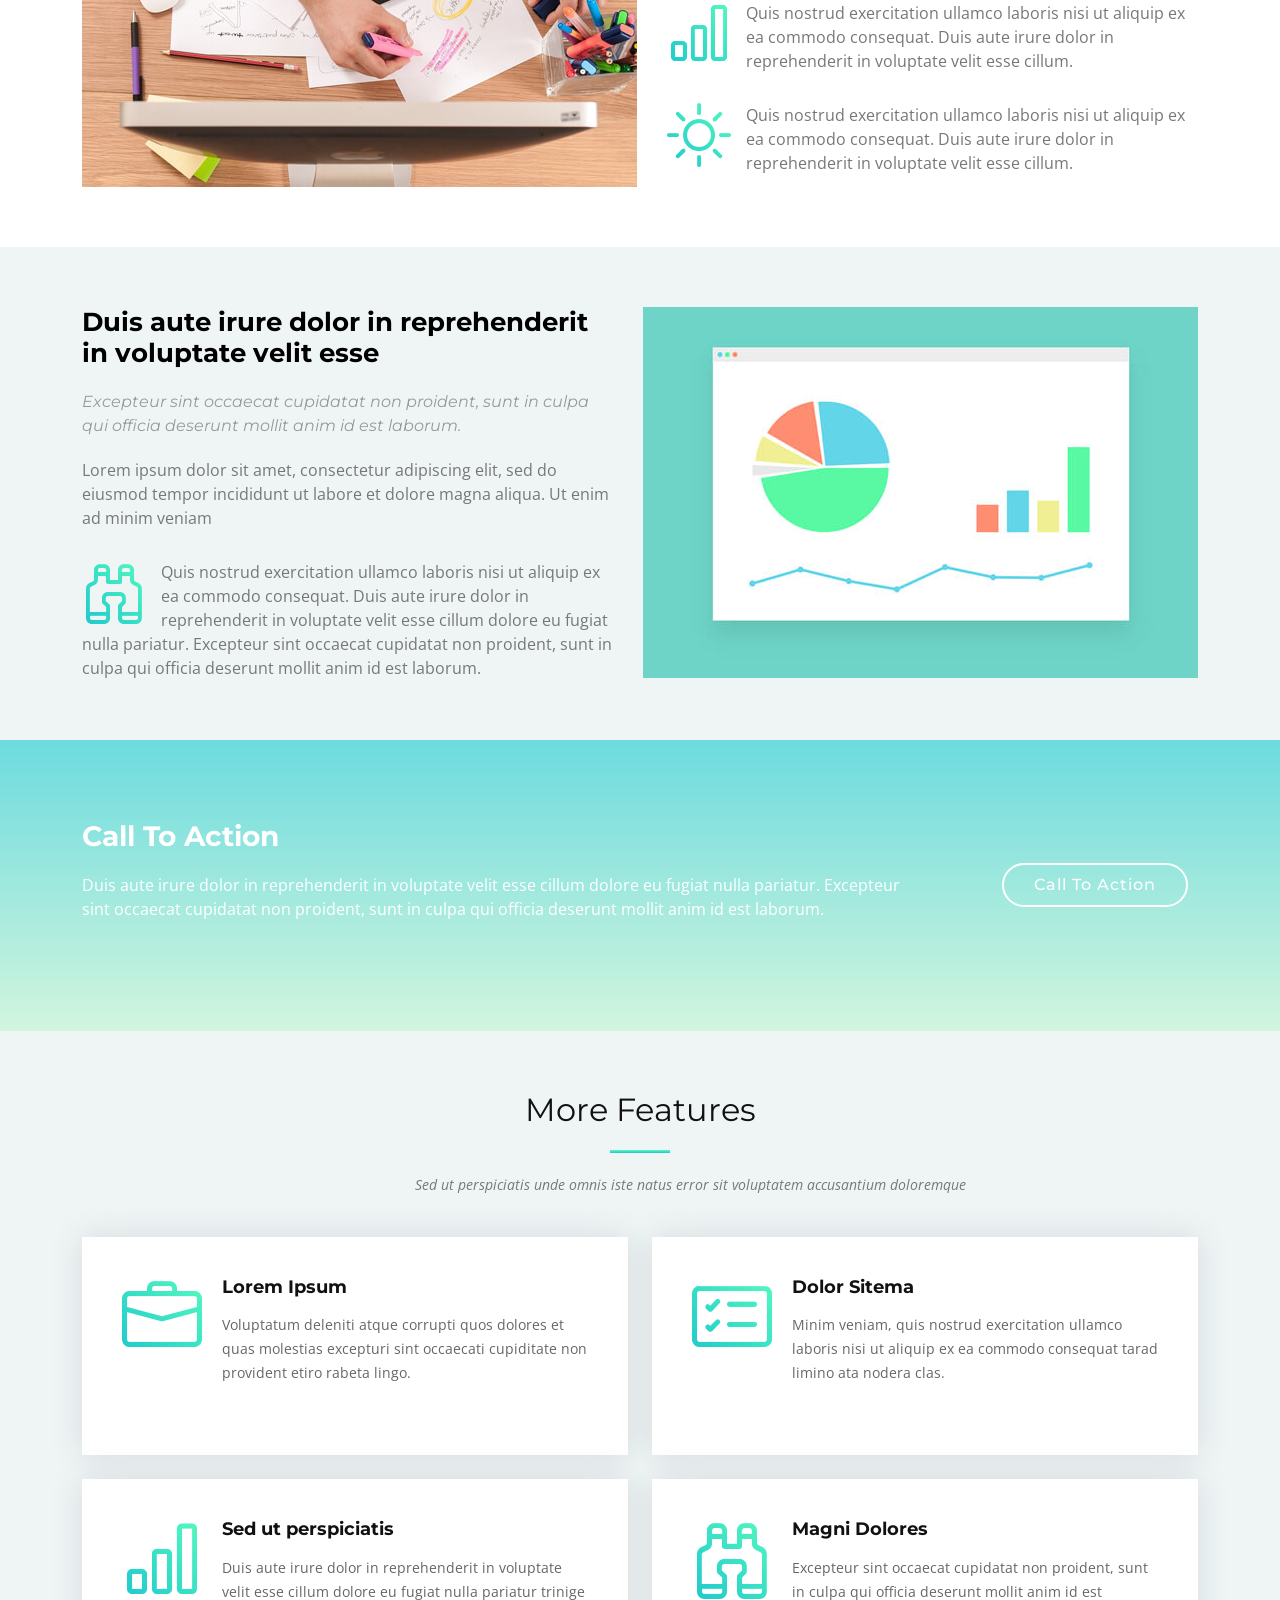
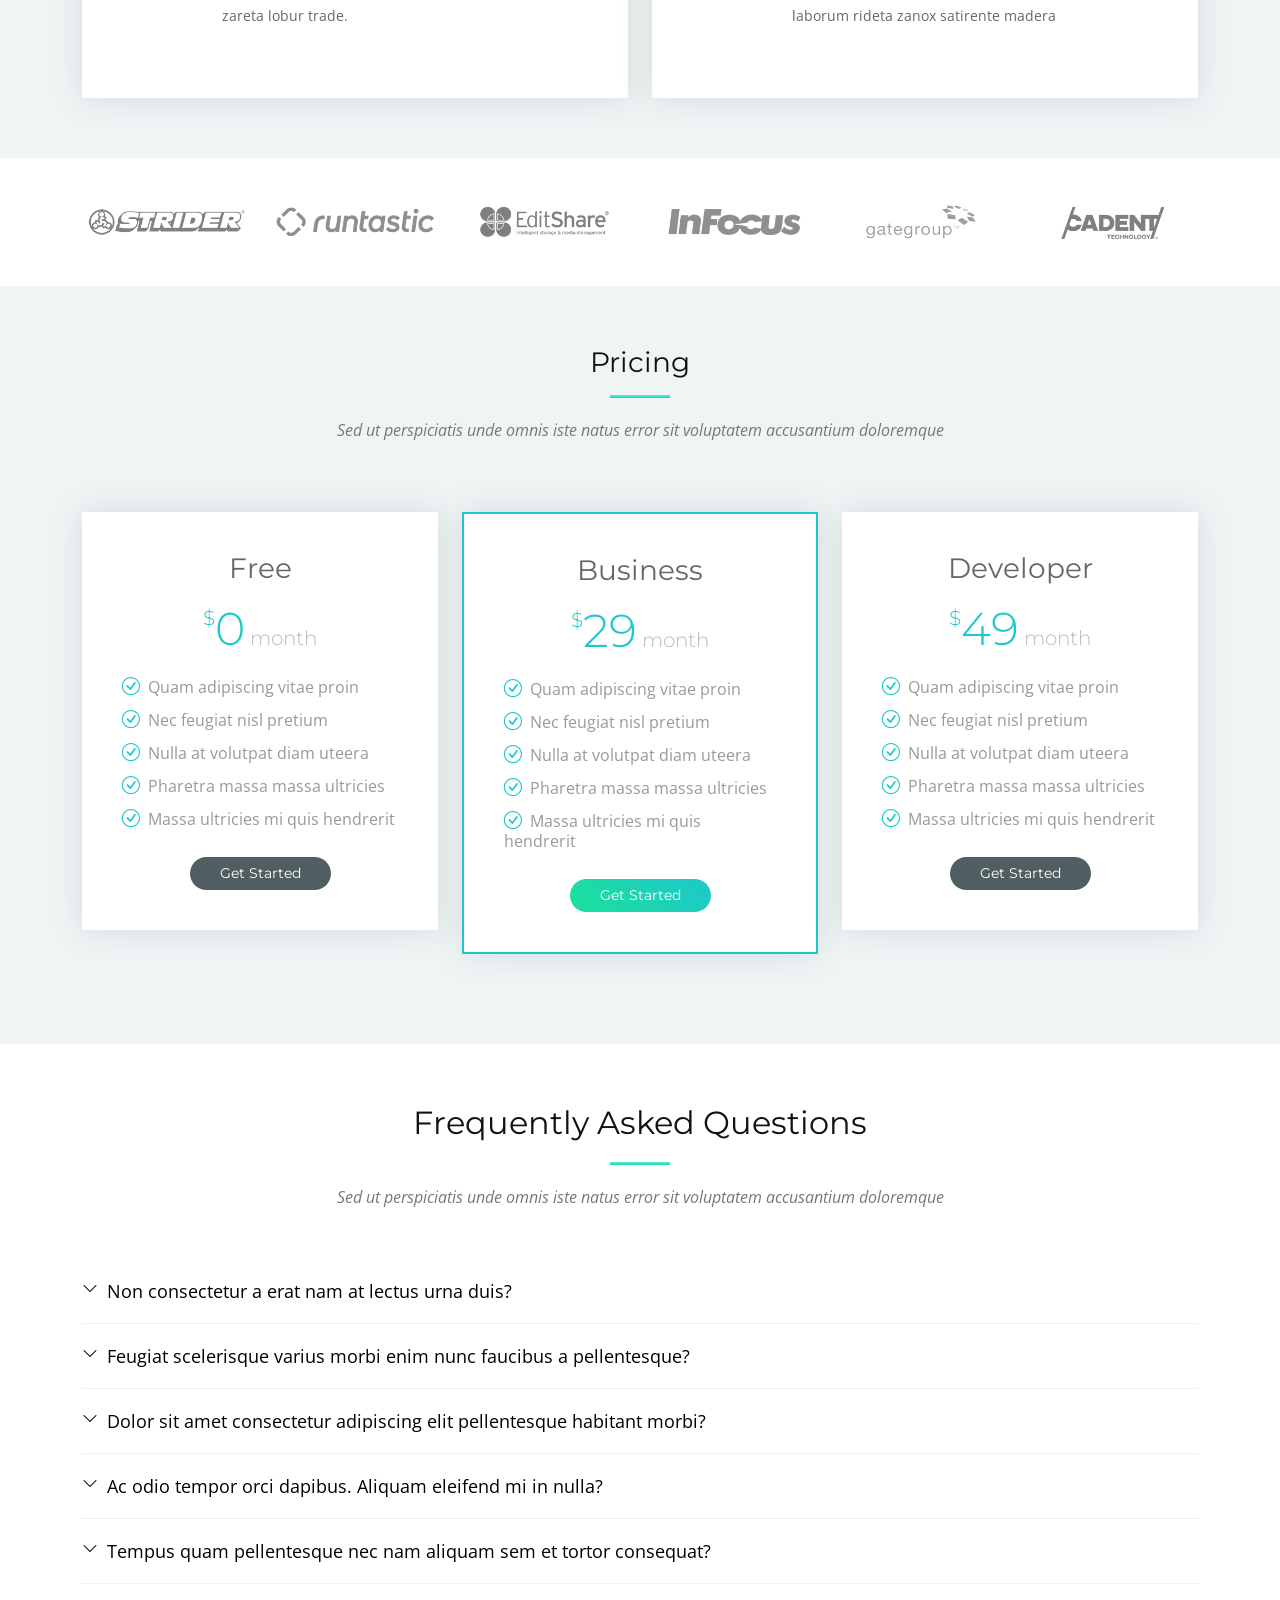
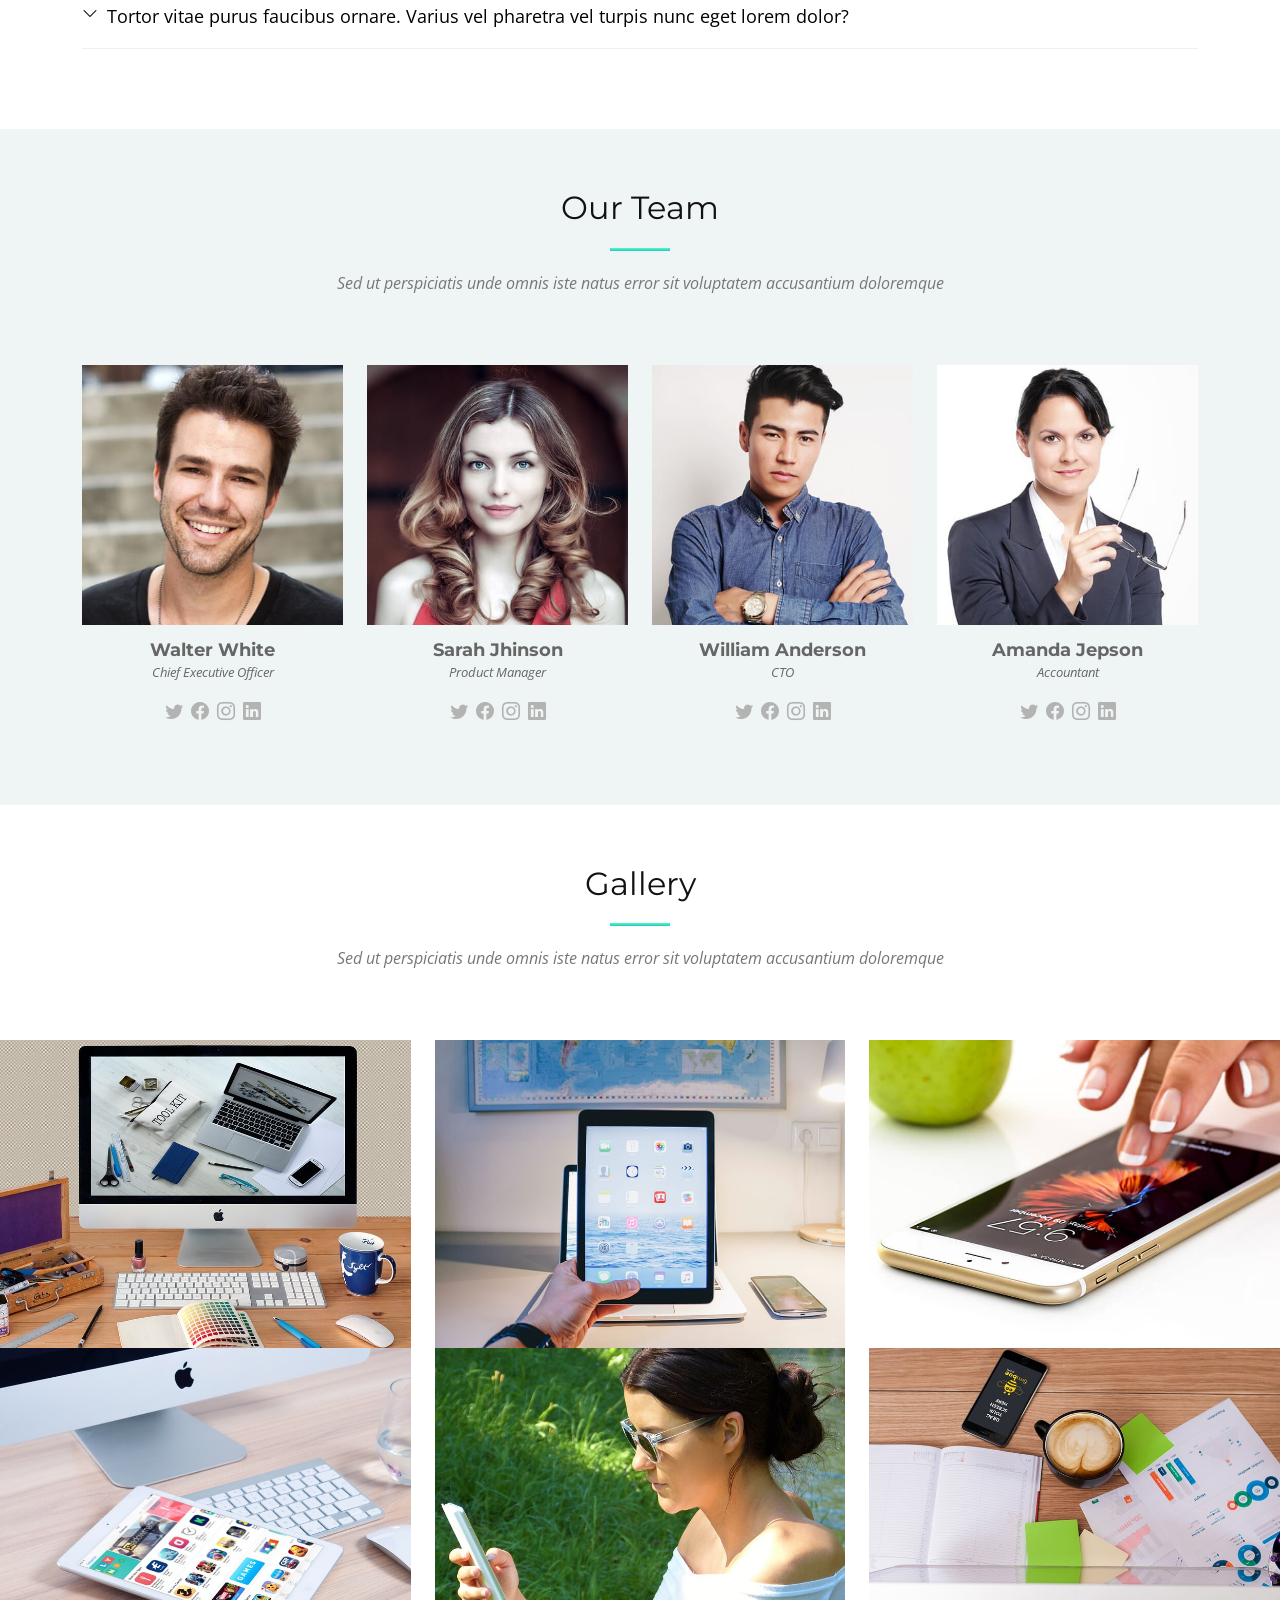
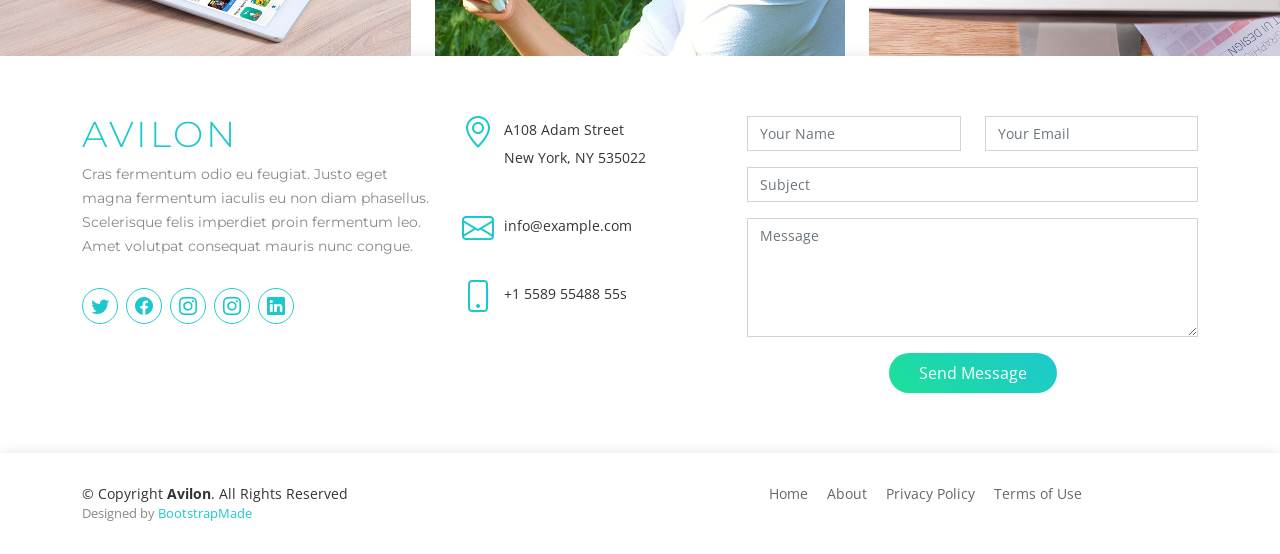
<file: Avilon/index.html>
<!DOCTYPE html>
<html lang="en">

<head>
  <meta charset="utf-8">
  <meta content="width=device-width, initial-scale=1.0" name="viewport">

  <title>Avilon Bootstrap Template</title>
  <meta content="" name="description">
  <meta content="" name="keywords">

  <!-- Favicons -->
  <link href="assets/img/favicon.png" rel="icon">
  <link href="assets/img/apple-touch-icon.png" rel="apple-touch-icon">

  <!-- Google Fonts -->
  <link href="https://fonts.googleapis.com/css?family=Montserrat:300,400,500,700|Open+Sans:300,300i,400,400i,700,700i"
    rel="stylesheet">

  <!-- Vendor CSS Files -->
  <link href="assets/vendor/aos/aos.css" rel="stylesheet">
  <link href="assets/vendor/bootstrap/css/bootstrap.min.css" rel="stylesheet">
  <link href="assets/vendor/bootstrap-icons/bootstrap-icons.css" rel="stylesheet">
  <link href="assets/vendor/glightbox/css/glightbox.min.css" rel="stylesheet">

  <!-- Template Main CSS File -->
  <link href="assets/css/style.css" rel="stylesheet">

  <!-- =======================================================
  * Template Name: Avilon - v4.3.0
  * Template URL: https://bootstrapmade.com/avilon-bootstrap-landing-page-template/
  * Author: BootstrapMade.com
  * License: https://bootstrapmade.com/license/
  ======================================================== -->
</head>

<body>

  <!-- ======= Header ======= -->
  <header id="header" class="fixed-top d-flex align-items-center header-transparent">
    <div class="container d-flex justify-content-between align-items-center">

      <div id="logo">
        <h1><a href="index.html">Avilon</a></h1>
        <!-- Uncomment below if you prefer to use an image logo -->
        <!-- <a href="index.html"><img src="assets/img/logo.png" alt=""></a> -->
      </div>

      <nav id="navbar" class="navbar">
        <ul>
          <li><a class="nav-link scrollto active" href="#hero">Home</a></li>
          <li><a class="nav-link scrollto" href="#about">About</a></li>
          <li><a class="nav-link scrollto" href="#features">Features</a></li>
          <li><a class="nav-link scrollto" href="#pricing">Pricing</a></li>
          <li><a class="nav-link scrollto" href="#team">Team</a></li>
          <li><a class="nav-link scrollto" href="#gallery">Gallery</a></li>
          <li class="dropdown"><a href="#"><span>Drop Down</span> <i class="bi bi-chevron-down"></i></a>
            <ul>
              <li><a href="#">Drop Down 1</a></li>
              <li class="dropdown"><a href="#"><span>Deep Drop Down</span> <i class="bi bi-chevron-right"></i></a>
                <ul>
                  <li><a href="#">Deep Drop Down 1</a></li>
                  <li><a href="#">Deep Drop Down 2</a></li>
                  <li><a href="#">Deep Drop Down 3</a></li>
                  <li><a href="#">Deep Drop Down 4</a></li>
                  <li><a href="#">Deep Drop Down 5</a></li>
                </ul>
              </li>
              <li><a href="#">Drop Down 2</a></li>
              <li><a href="#">Drop Down 3</a></li>
              <li><a href="#">Drop Down 4</a></li>
            </ul>
          </li>
          <li><a class="nav-link scrollto" href="#contact">Contact</a></li>
        </ul>
        <i class="bi bi-list mobile-nav-toggle"></i>
      </nav><!-- .navbar -->
    </div>
  </header><!-- End Header -->

  <!-- ======= Hero Section ======= -->
  <section id="hero">

    <div class="hero-text" data-aos="zoom-out">
      <h2>Welcome to Avilon</h2>
      <p>We are team of talented designers making websites with Bootstrap</p>
      <a href="#about" class="btn-get-started scrollto">Get Started</a>
    </div>

    <div class="product-screens">

      <div class="product-screen-1" data-aos="fade-up" data-aos-delay="400">
        <img src="assets/img/product-screen-1.png" alt="">
      </div>

      <div class="product-screen-2" data-aos="fade-up" data-aos-delay="200">
        <img src="assets/img/product-screen-2.png" alt="">
      </div>

      <div class="product-screen-3" data-aos="fade-up">
        <img src="assets/img/product-screen-3.png" alt="">
      </div>

    </div>

  </section><!-- End Hero Section -->

  <main id="main">

    <!-- ======= About Section ======= -->
    <section id="about" class="section-bg">
      <div class="container-fluid" data-aos="fade-up">
        <div class="section-header">
          <h3 class="section-title">About Us</h3>
          <span class="section-divider"></span>
          <p class="section-description">
            Sed ut perspiciatis unde omnis iste natus error sit voluptatem accusantium doloremque<br>
            sunt in culpa qui officia deserunt mollit anim id est laborum
          </p>
        </div>

        <div class="row">
          <div class="col-lg-6 about-img" data-aos="fade-right" dat-aos-delay="100">
            <img src="assets/img/about-img.jpg" alt="">
          </div>

          <div class="col-lg-6 content" data-aos="fade-left" dat-aos-delay="100">
            <h2>Lorem ipsum dolor sit amet, consectetur adipiscing elite storium paralate</h2>
            <h3>Excepteur sint occaecat cupidatat non proident, sunt in culpa qui officia deserunt mollit anim id est
              laborum.</h3>
            <p>
              Lorem ipsum dolor sit amet, consectetur adipiscing elit, sed do eiusmod tempor incididunt ut labore et
              dolore magna aliqua ullamco laboris nisi ut aliquip ex ea commodo consequat.
            </p>

            <ul>
              <li><i class="bi bi-check-circle"></i> Ullamco laboris nisi ut aliquip ex ea commodo consequat.</li>
              <li><i class="bi bi-check-circle"></i> Duis aute irure dolor in reprehenderit in voluptate velit.</li>
              <li><i class="bi bi-check-circle"></i> Ullamco laboris nisi ut aliquip ex ea commodo consequat. Duis aute
                irure dolor in reprehenderit in voluptate trideta storacalaperda mastiro dolore eu fugiat nulla
                pariatur.</li>
            </ul>

            <p>
              Ullamco laboris nisi ut aliquip ex ea commodo consequat. Duis aute irure dolor in reprehenderit in
              voluptate velit esse cillum dolore eu fugiat nulla pariatur. Excepteur sint occaecat cupidatat non
              proident, sunt in culpa qui officia deserunt mollit anim id est laborum Libero justo laoreet sit amet
              cursus sit amet dictum sit. Commodo sed egestas egestas fringilla phasellus faucibus scelerisque eleifend
              donec
            </p>
          </div>
        </div>

      </div>
    </section><!-- End About Section -->

    <!-- ======= Featuress Section ======= -->
    <section id="features">
      <div class="container" data-aos="fade-up">

        <div class="row">

          <div class="col-lg-8 offset-lg-4">
            <div class="section-header">
              <h3 class="section-title">Product Featuress</h3>
              <span class="section-divider"></span>
            </div>
          </div>

          <div class="col-lg-4 col-md-5 features-img">
            <img src="assets/img/product-features.png" alt="" data-aos="fade-right">
          </div>

          <div class="col-lg-8 col-md-7 ">

            <div class="row">

              <div class="col-lg-6 col-md-6 box" data-aos="fade-up">
                <div class="icon"><i class="bi bi-briefcase"></i></div>
                <h4 class="title"><a href="">Lorem Ipsum</a></h4>
                <p class="description">Voluptatum deleniti atque corrupti quos dolores et quas molestias excepturi sint
                  occaecati cupiditate non provident clarida perendo.</p>
              </div>
              <div class="col-lg-6 col-md-6 box" data-aos="fade-up">
                <div class="icon"><i class="bi bi-card-checklist"></i></div>
                <h4 class="title"><a href="">Dolor Sitema</a></h4>
                <p class="description">Minim veniam, quis nostrud exercitation ullamco laboris nisi ut aliquip ex ea
                  commodo consequat tarad limino ata noble dynala mark.</p>
              </div>
              <div class="col-lg-6 col-md-6 box" data-aos="fade-up" dat-aos-delay="100">
                <div class="icon"><i class="bi bi-binoculars"></i></div>
                <h4 class="title"><a href="">Sed ut perspiciatis</a></h4>
                <p class="description">Duis aute irure dolor in reprehenderit in voluptate velit esse cillum dolore eu
                  fugiat nulla pariatur teleca starter sinode park ledo.</p>
              </div>
              <div class="col-lg-6 col-md-6 box" data-aos="fade-up" data-aos-delay="100">
                <div class="icon"><i class="bi bi-brightness-high"></i></div>
                <h4 class="title"><a href="">Magni Dolores</a></h4>
                <p class="description">Excepteur sint occaecat cupidatat non proident, sunt in culpa qui officia
                  deserunt mollit anim id est laborum dinoun trade capsule.</p>
              </div>
            </div>

          </div>

        </div>

      </div>

    </section><!-- End Featuress Section -->

    <!-- ======= Advanced Featuress Section ======= -->
    <section id="advanced-features">

      <div class="features-row section-bg" data-aos="fade-up">
        <div class="container">
          <div class="row">
            <div class="col-12">
              <img class="advanced-feature-img-right wow fadeInRight" src="assets/img/advanced-feature-1.jpg" alt="">
              <div>
                <h2>Duis aute irure dolor in reprehenderit in voluptate velit esse</h2>
                <h3>Excepteur sint occaecat cupidatat non proident, sunt in culpa qui officia deserunt mollit anim id
                  est laborum.</h3>
                <p>Lorem ipsum dolor sit amet, consectetur adipiscing elit, sed do eiusmod tempor incididunt ut labore
                  et dolore magna aliqua. Ut enim ad minim veniam.</p>
                <p>Quis nostrud exercitation ullamco laboris nisi ut aliquip ex ea commodo consequat. Duis aute irure
                  dolor in reprehenderit in voluptate velit esse cillum dolore eu fugiat nulla pariatur. Excepteur sint
                  occaecat cupidatat non proident, sunt in culpa qui officia deserunt mollit anim id est laborum.</p>
              </div>
            </div>
          </div>
        </div>
      </div>

      <div class="features-row" data-aos="fade-up">
        <div class="container">
          <div class="row">
            <div class="col-12">
              <img class="advanced-feature-img-left" src="assets/img/advanced-feature-2.jpg" alt="">
              <div>
                <h2>Duis aute irure dolor in reprehenderit in voluptate velit esse</h2>
                <i class="bi bi-calendar4-week"></i>
                <p>Lorem ipsum dolor sit amet, consectetur adipiscing elit, sed do eiusmod tempor incididunt ut labore
                  et dolore magna aliqua. Ut enim ad minim veniam.</p>
                <i class="bi bi-bar-chart"></i>
                <p>Quis nostrud exercitation ullamco laboris nisi ut aliquip ex ea commodo consequat. Duis aute irure
                  dolor in reprehenderit in voluptate velit esse cillum.</p>
                <i class="bi bi-brightness-high"></i>
                <p>Quis nostrud exercitation ullamco laboris nisi ut aliquip ex ea commodo consequat. Duis aute irure
                  dolor in reprehenderit in voluptate velit esse cillum.</p>
              </div>
            </div>
          </div>
        </div>
      </div>

      <div class="features-row section-bg" data-aos="fade-up">
        <div class="container">
          <div class="row">
            <div class="col-12">
              <img class="advanced-feature-img-right wow fadeInRight" src="assets/img/advanced-feature-3.jpg" alt="">
              <div>
                <h2>Duis aute irure dolor in reprehenderit in voluptate velit esse</h2>
                <h3>Excepteur sint occaecat cupidatat non proident, sunt in culpa qui officia deserunt mollit anim id
                  est laborum.</h3>
                <p>Lorem ipsum dolor sit amet, consectetur adipiscing elit, sed do eiusmod tempor incididunt ut labore
                  et dolore magna aliqua. Ut enim ad minim veniam</p>
                <i class="bi bi-binoculars"></i>
                <p>Quis nostrud exercitation ullamco laboris nisi ut aliquip ex ea commodo consequat. Duis aute irure
                  dolor in reprehenderit in voluptate velit esse cillum dolore eu fugiat nulla pariatur. Excepteur sint
                  occaecat cupidatat non proident, sunt in culpa qui officia deserunt mollit anim id est laborum.</p>
              </div>
            </div>
          </div>
        </div>
      </div>
    </section><!-- End Advanced Featuress Section -->

    <!-- ======= Call To Action Section ======= -->
    <section id="call-to-action">
      <div class="container">
        <div class="row">
          <div class="col-lg-9 text-center text-lg-start">
            <h3 class="cta-title">Call To Action</h3>
            <p class="cta-text"> Duis aute irure dolor in reprehenderit in voluptate velit esse cillum dolore eu fugiat
              nulla pariatur. Excepteur sint occaecat cupidatat non proident, sunt in culpa qui officia deserunt mollit
              anim id est laborum.</p>
          </div>
          <div class="col-lg-3 cta-btn-container text-center">
            <a class="cta-btn align-middle" href="#">Call To Action</a>
          </div>
        </div>

      </div>
    </section><!-- End Call To Action Section -->

    <!-- ======= More Features Section ======= -->
    <section id="more-features" class="section-bg">
      <div class="container" data-aos="fade-up">

        <div class="section-header">
          <h3 class="section-title">More Features</h3>
          <span class="section-divider"></span>
          <p class="section-description">Sed ut perspiciatis unde omnis iste natus error sit voluptatem accusantium
            doloremque</p>
        </div>

        <div class="row gy-4">

          <div class="col-lg-6">
            <div class="box">
              <div class="icon"><i class="bi bi-briefcase"></i></div>
              <h4 class="title"><a href="">Lorem Ipsum</a></h4>
              <p class="description">Voluptatum deleniti atque corrupti quos dolores et quas molestias excepturi sint
                occaecati cupiditate non provident etiro rabeta lingo.</p>
            </div>
          </div>

          <div class="col-lg-6">
            <div class="box">
              <div class="icon"><i class="bi bi-card-checklist"></i></div>
              <h4 class="title"><a href="">Dolor Sitema</a></h4>
              <p class="description">Minim veniam, quis nostrud exercitation ullamco laboris nisi ut aliquip ex ea
                commodo consequat tarad limino ata nodera clas.</p>
            </div>
          </div>

          <div class="col-lg-6">
            <div class="box">
              <div class="icon"><i class="bi bi-bar-chart"></i></div>
              <h4 class="title"><a href="">Sed ut perspiciatis</a></h4>
              <p class="description">Duis aute irure dolor in reprehenderit in voluptate velit esse cillum dolore eu
                fugiat nulla pariatur trinige zareta lobur trade.</p>
            </div>
          </div>

          <div class="col-lg-6">
            <div class="box">
              <div class="icon"><i class="bi bi-binoculars"></i></div>
              <h4 class="title"><a href="">Magni Dolores</a></h4>
              <p class="description">Excepteur sint occaecat cupidatat non proident, sunt in culpa qui officia deserunt
                mollit anim id est laborum rideta zanox satirente madera</p>
            </div>
          </div>

        </div>
      </div>
    </section><!-- End More Features Section -->

    <!-- ======= Clients Section ======= -->
    <section id="clients">
      <div class="container" data-aos="fade-up">

        <div class="row">

          <div class="col-md-2">
            <img src="assets/img/clients/client-1.png" alt="">
          </div>

          <div class="col-md-2">
            <img src="assets/img/clients/client-2.png" alt="">
          </div>

          <div class="col-md-2">
            <img src="assets/img/clients/client-3.png" alt="">
          </div>

          <div class="col-md-2">
            <img src="assets/img/clients/client-4.png" alt="">
          </div>

          <div class="col-md-2">
            <img src="assets/img/clients/client-5.png" alt="">
          </div>

          <div class="col-md-2">
            <img src="assets/img/clients/client-6.png" alt="">
          </div>

        </div>
      </div>
    </section><!-- End Clients Section -->

    <!-- ======= Pricing Section ======= -->
    <section id="pricing" class="section-bg">
      <div class="container" data-aos="fade-up">

        <div class="section-header">
          <h3 class="section-title">Pricing</h3>
          <span class="section-divider"></span>
          <p class="section-description">Sed ut perspiciatis unde omnis iste natus error sit voluptatem accusantium
            doloremque</p>
        </div>

        <div class="row">

          <div class="col-lg-4 col-md-6">
            <div class="box">
              <h3>Free</h3>
              <h4><sup>$</sup>0<span> month</span></h4>
              <ul>
                <li><i class="bi bi-check-circle"></i> Quam adipiscing vitae proin</li>
                <li><i class="bi bi-check-circle"></i> Nec feugiat nisl pretium</li>
                <li><i class="bi bi-check-circle"></i> Nulla at volutpat diam uteera</li>
                <li><i class="bi bi-check-circle"></i> Pharetra massa massa ultricies</li>
                <li><i class="bi bi-check-circle"></i> Massa ultricies mi quis hendrerit</li>
              </ul>
              <a href="#" class="get-started-btn">Get Started</a>
            </div>
          </div>

          <div class="col-lg-4 col-md-6">
            <div class="box featured">
              <h3>Business</h3>
              <h4><sup>$</sup>29<span> month</span></h4>
              <ul>
                <li><i class="bi bi-check-circle"></i> Quam adipiscing vitae proin</li>
                <li><i class="bi bi-check-circle"></i> Nec feugiat nisl pretium</li>
                <li><i class="bi bi-check-circle"></i> Nulla at volutpat diam uteera</li>
                <li><i class="bi bi-check-circle"></i> Pharetra massa massa ultricies</li>
                <li><i class="bi bi-check-circle"></i> Massa ultricies mi quis hendrerit</li>
              </ul>
              <a href="#" class="get-started-btn">Get Started</a>
            </div>
          </div>

          <div class="col-lg-4 col-md-6">
            <div class="box">
              <h3>Developer</h3>
              <h4><sup>$</sup>49<span> month</span></h4>
              <ul>
                <li><i class="bi bi-check-circle"></i> Quam adipiscing vitae proin</li>
                <li><i class="bi bi-check-circle"></i> Nec feugiat nisl pretium</li>
                <li><i class="bi bi-check-circle"></i> Nulla at volutpat diam uteera</li>
                <li><i class="bi bi-check-circle"></i> Pharetra massa massa ultricies</li>
                <li><i class="bi bi-check-circle"></i> Massa ultricies mi quis hendrerit</li>
              </ul>
              <a href="#" class="get-started-btn">Get Started</a>
            </div>
          </div>

        </div>
      </div>
    </section><!-- End Pricing Section -->

    <!-- ======= Frequently Asked Questions Section ======= -->
    <section id="faq">
      <div class="container">

        <div class="section-header">
          <h3 class="section-title">Frequently Asked Questions</h3>
          <span class="section-divider"></span>
          <p class="section-description">Sed ut perspiciatis unde omnis iste natus error sit voluptatem accusantium
            doloremque</p>
        </div>

        <ul class="faq-list">

          <li>
            <div data-bs-toggle="collapse" class="collapsed question" href="#faq1">Non consectetur a erat nam at lectus
              urna duis? <i class="bi bi-chevron-down icon-show"></i><i class="bi bi-chevron-up icon-close"></i></div>
            <div id="faq1" class="collapse" data-bs-parent=".faq-list">
              <p>
                Feugiat pretium nibh ipsum consequat. Tempus iaculis urna id volutpat lacus laoreet non curabitur
                gravida. Venenatis lectus magna fringilla urna porttitor rhoncus dolor purus non.
              </p>
            </div>
          </li>

          <li>
            <div data-bs-toggle="collapse" href="#faq2" class="collapsed question">Feugiat scelerisque varius morbi enim
              nunc faucibus a pellentesque? <i class="bi bi-chevron-down icon-show"></i><i
                class="bi bi-chevron-up icon-close"></i></div>
            <div id="faq2" class="collapse" data-bs-parent=".faq-list">
              <p>
                Dolor sit amet consectetur adipiscing elit pellentesque habitant morbi. Id interdum velit laoreet id
                donec ultrices. Fringilla phasellus faucibus scelerisque eleifend donec pretium. Est pellentesque elit
                ullamcorper dignissim. Mauris ultrices eros in cursus turpis massa tincidunt dui.
              </p>
            </div>
          </li>

          <li>
            <div data-bs-toggle="collapse" href="#faq3" class="collapsed question">Dolor sit amet consectetur adipiscing
              elit pellentesque habitant morbi? <i class="bi bi-chevron-down icon-show"></i><i
                class="bi bi-chevron-up icon-close"></i></div>
            <div id="faq3" class="collapse" data-bs-parent=".faq-list">
              <p>
                Eleifend mi in nulla posuere sollicitudin aliquam ultrices sagittis orci. Faucibus pulvinar elementum
                integer enim. Sem nulla pharetra diam sit amet nisl suscipit. Rutrum tellus pellentesque eu tincidunt.
                Lectus urna duis convallis convallis tellus. Urna molestie at elementum eu facilisis sed odio morbi quis
              </p>
            </div>
          </li>

          <li>
            <div data-bs-toggle="collapse" href="#faq4" class="collapsed question">Ac odio tempor orci dapibus. Aliquam
              eleifend mi in nulla? <i class="bi bi-chevron-down icon-show"></i><i
                class="bi bi-chevron-up icon-close"></i></div>
            <div id="faq4" class="collapse" data-bs-parent=".faq-list">
              <p>
                Dolor sit amet consectetur adipiscing elit pellentesque habitant morbi. Id interdum velit laoreet id
                donec ultrices. Fringilla phasellus faucibus scelerisque eleifend donec pretium. Est pellentesque elit
                ullamcorper dignissim. Mauris ultrices eros in cursus turpis massa tincidunt dui.
              </p>
            </div>
          </li>

          <li>
            <div data-bs-toggle="collapse" href="#faq5" class="collapsed question">Tempus quam pellentesque nec nam
              aliquam sem et tortor consequat? <i class="bi bi-chevron-down icon-show"></i><i
                class="bi bi-chevron-up icon-close"></i></div>
            <div id="faq5" class="collapse" data-bs-parent=".faq-list">
              <p>
                Molestie a iaculis at erat pellentesque adipiscing commodo. Dignissim suspendisse in est ante in. Nunc
                vel risus commodo viverra maecenas accumsan. Sit amet nisl suscipit adipiscing bibendum est. Purus
                gravida quis blandit turpis cursus in
              </p>
            </div>
          </li>

          <li>
            <div data-bs-toggle="collapse" href="#faq6" class="collapsed question">Tortor vitae purus faucibus ornare.
              Varius vel pharetra vel turpis nunc eget lorem dolor? <i class="bi bi-chevron-down icon-show"></i><i
                class="bi bi-chevron-up icon-close"></i></div>
            <div id="faq6" class="collapse" data-bs-parent=".faq-list">
              <p>
                Laoreet sit amet cursus sit amet dictum sit amet justo. Mauris vitae ultricies leo integer malesuada
                nunc vel. Tincidunt eget nullam non nisi est sit amet. Turpis nunc eget lorem dolor sed. Ut venenatis
                tellus in metus vulputate eu scelerisque. Pellentesque diam volutpat commodo sed egestas egestas
                fringilla phasellus faucibus. Nibh tellus molestie nunc non blandit massa enim nec.
              </p>
            </div>
          </li>

        </ul>

      </div>
    </section><!-- End Frequently Asked Questions Section -->

    <!-- ======= Team Section ======= -->
    <section id="team" class="section-bg">
      <div class="container" data-aos="fade-up">
        <div class="section-header">
          <h3 class="section-title">Our Team</h3>
          <span class="section-divider"></span>
          <p class="section-description">Sed ut perspiciatis unde omnis iste natus error sit voluptatem accusantium
            doloremque</p>
        </div>
        <div class="row">
          <div class="col-lg-3 col-md-6">
            <div class="member">
              <div class="pic"><img src="assets/img/team/team-1.jpg" alt=""></div>
              <h4>Walter White</h4>
              <span>Chief Executive Officer</span>
              <div class="social">
                <a href=""><i class="bi bi-twitter"></i></a>
                <a href=""><i class="bi bi-facebook"></i></a>
                <a href=""><i class="bi bi-instagram"></i></a>
                <a href=""><i class="bi bi-linkedin"></i></a>
              </div>
            </div>
          </div>

          <div class="col-lg-3 col-md-6">
            <div class="member">
              <div class="pic"><img src="assets/img/team/team-2.jpg" alt=""></div>
              <h4>Sarah Jhinson</h4>
              <span>Product Manager</span>
              <div class="social">
                <a href=""><i class="bi bi-twitter"></i></a>
                <a href=""><i class="bi bi-facebook"></i></a>
                <a href=""><i class="bi bi-instagram"></i></a>
                <a href=""><i class="bi bi-linkedin"></i></a>
              </div>
            </div>
          </div>

          <div class="col-lg-3 col-md-6">
            <div class="member">
              <div class="pic"><img src="assets/img/team/team-3.jpg" alt=""></div>
              <h4>William Anderson</h4>
              <span>CTO</span>
              <div class="social">
                <a href=""><i class="bi bi-twitter"></i></a>
                <a href=""><i class="bi bi-facebook"></i></a>
                <a href=""><i class="bi bi-instagram"></i></a>
                <a href=""><i class="bi bi-linkedin"></i></a>
              </div>
            </div>
          </div>

          <div class="col-lg-3 col-md-6">
            <div class="member">
              <div class="pic"><img src="assets/img/team/team-4.jpg" alt=""></div>
              <h4>Amanda Jepson</h4>
              <span>Accountant</span>
              <div class="social">
                <a href=""><i class="bi bi-twitter"></i></a>
                <a href=""><i class="bi bi-facebook"></i></a>
                <a href=""><i class="bi bi-instagram"></i></a>
                <a href=""><i class="bi bi-linkedin"></i></a>
              </div>
            </div>
          </div>
        </div>

      </div>
    </section><!-- End Team Section -->

    <!-- ======= Gallery Section ======= -->
    <section id="gallery">
      <div class="container-fluid" data-aos="fade-up">
        <div class="section-header">
          <h3 class="section-title">Gallery</h3>
          <span class="section-divider"></span>
          <p class="section-description">Sed ut perspiciatis unde omnis iste natus error sit voluptatem accusantium
            doloremque</p>
        </div>

        <div class="row no-gutters">

          <div class="col-lg-4 col-md-6">
            <div class="gallery-item">
              <a href="assets/img/gallery/gallery-1.jpg" data-gall="portfolioGallery" class="gallery-lightbox">
                <img src="assets/img/gallery/gallery-1.jpg" alt="">
              </a>
            </div>
          </div>

          <div class="col-lg-4 col-md-6">
            <div class="gallery-item">
              <a href="assets/img/gallery/gallery-2.jpg" data-gall="portfolioGallery" class="gallery-lightbox">
                <img src="assets/img/gallery/gallery-2.jpg" alt="">
              </a>
            </div>
          </div>

          <div class="col-lg-4 col-md-6">
            <div class="gallery-item">
              <a href="assets/img/gallery/gallery-3.jpg" data-gall="portfolioGallery" class="gallery-lightbox">
                <img src="assets/img/gallery/gallery-3.jpg" alt="">
              </a>
            </div>
          </div>

          <div class="col-lg-4 col-md-6">
            <div class="gallery-item">
              <a href="assets/img/gallery/gallery-4.jpg" data-gall="portfolioGallery" class="gallery-lightbox">
                <img src="assets/img/gallery/gallery-4.jpg" alt="">
              </a>
            </div>
          </div>

          <div class="col-lg-4 col-md-6">
            <div class="gallery-item">
              <a href="assets/img/gallery/gallery-5.jpg" data-gall="portfolioGallery" class="gallery-lightbox">
                <img src="assets/img/gallery/gallery-5.jpg" alt="">
              </a>
            </div>
          </div>

          <div class="col-lg-4 col-md-6">
            <div class="gallery-item">
              <a href="assets/img/gallery/gallery-6.jpg" data-gall="portfolioGallery" class="gallery-lightbox">
                <img src="assets/img/gallery/gallery-6.jpg" alt="">
              </a>
            </div>
          </div>

        </div>

      </div>
    </section><!-- End Gallery Section -->

    <!-- ======= Contact Section ======= -->
    <section id="contact">
      <div class="container" data-aos="fade-up">
        <div class="row">

          <div class="col-lg-4 col-md-4">
            <div class="contact-about">
              <h3>Avilon</h3>
              <p>Cras fermentum odio eu feugiat. Justo eget magna fermentum iaculis eu non diam phasellus. Scelerisque
                felis imperdiet proin fermentum leo. Amet volutpat consequat mauris nunc congue.</p>
              <div class="social-links">
                <a href="#" class="twitter"><i class="bi bi-twitter"></i></a>
                <a href="#" class="facebook"><i class="bi bi-facebook"></i></a>
                <a href="#" class="instagram"><i class="bi bi-instagram"></i></a>
                <a href="#" class="instagram"><i class="bi bi-instagram"></i></a>
                <a href="#" class="linkedin"><i class="bi bi-linkedin"></i></a>
              </div>
            </div>
          </div>

          <div class="col-lg-3 col-md-4">
            <div class="info">
              <div>
                <i class="bi bi-geo-alt"></i>
                <p>A108 Adam Street<br>New York, NY 535022</p>
              </div>

              <div>
                <i class="bi bi-envelope"></i>
                <p>info@example.com</p>
              </div>

              <div>
                <i class="bi bi-phone"></i>
                <p>+1 5589 55488 55s</p>
              </div>

            </div>
          </div>

          <div class="col-lg-5 col-md-8">
            <div class="form">
              <form action="forms/contact.php" method="post" role="form" class="php-email-form">
                <div class="row">
                  <div class="form-group col-lg-6">
                    <input type="text" name="name" class="form-control" id="name" placeholder="Your Name"
                      data-rule="minlen:4" data-msg="Please enter at least 4 chars">
                  </div>
                  <div class="form-group col-lg-6 mt-3 mt-lg-0">
                    <input type="email" class="form-control" name="email" id="email" placeholder="Your Email"
                      data-rule="email" data-msg="Please enter a valid email">
                  </div>
                </div>
                <div class="form-group mt-3">
                  <input type="text" class="form-control" name="subject" id="subject" placeholder="Subject"
                    data-rule="minlen:4" data-msg="Please enter at least 8 chars of subject">
                </div>
                <div class="form-group mt-3">
                  <textarea class="form-control" name="message" rows="5" placeholder="Message" required></textarea>
                </div>
                <div class="my-3">
                  <div class="loading">Loading</div>
                  <div class="error-message"></div>
                  <div class="sent-message">Your message has been sent. Thank you!</div>
                </div>
                <div class="text-center"><button type="submit" title="Send Message">Send Message</button></div>
              </form>
            </div>
          </div>

        </div>

      </div>
    </section><!-- End Contact Section -->

  </main><!-- End #main -->

  <!-- ======= Footer ======= -->
  <footer id="footer">
    <div class="container">
      <div class="row">
        <div class="col-lg-6 text-lg-start text-center">
          <div class="copyright">
            &copy; Copyright <strong>Avilon</strong>. All Rights Reserved
          </div>
          <div class="credits">
            <!--
            All the links in the footer should remain intact.
            You can delete the links only if you purchased the pro version.
            Licensing information: https://bootstrapmade.com/license/
            Purchase the pro version with working PHP/AJAX contact form: https://bootstrapmade.com/buy/?theme=Avilon
          -->
            Designed by <a href="https://bootstrapmade.com/">BootstrapMade</a>
          </div>
        </div>
        <div class="col-lg-6">
          <nav class="footer-links text-lg-right text-center pt-2 pt-lg-0">
            <a href="#intro" class="scrollto">Home</a>
            <a href="#about" class="scrollto">About</a>
            <a href="#">Privacy Policy</a>
            <a href="#">Terms of Use</a>
          </nav>
        </div>
      </div>
    </div>
  </footer><!-- End  Footer -->

  <a href="#" class="back-to-top d-flex align-items-center justify-content-center"><i class="bi bi-chevron-up"></i></a>

  <!-- Vendor JS Files -->
  <script src="assets/vendor/aos/aos.js"></script>
  <script src="assets/vendor/bootstrap/js/bootstrap.bundle.min.js"></script>
  <script src="assets/vendor/glightbox/js/glightbox.min.js"></script>
  <script src="assets/vendor/php-email-form/validate.js"></script>

  <!-- Template Main JS File -->
  <script src="assets/js/main.js"></script>

</body>

</html>
</file>
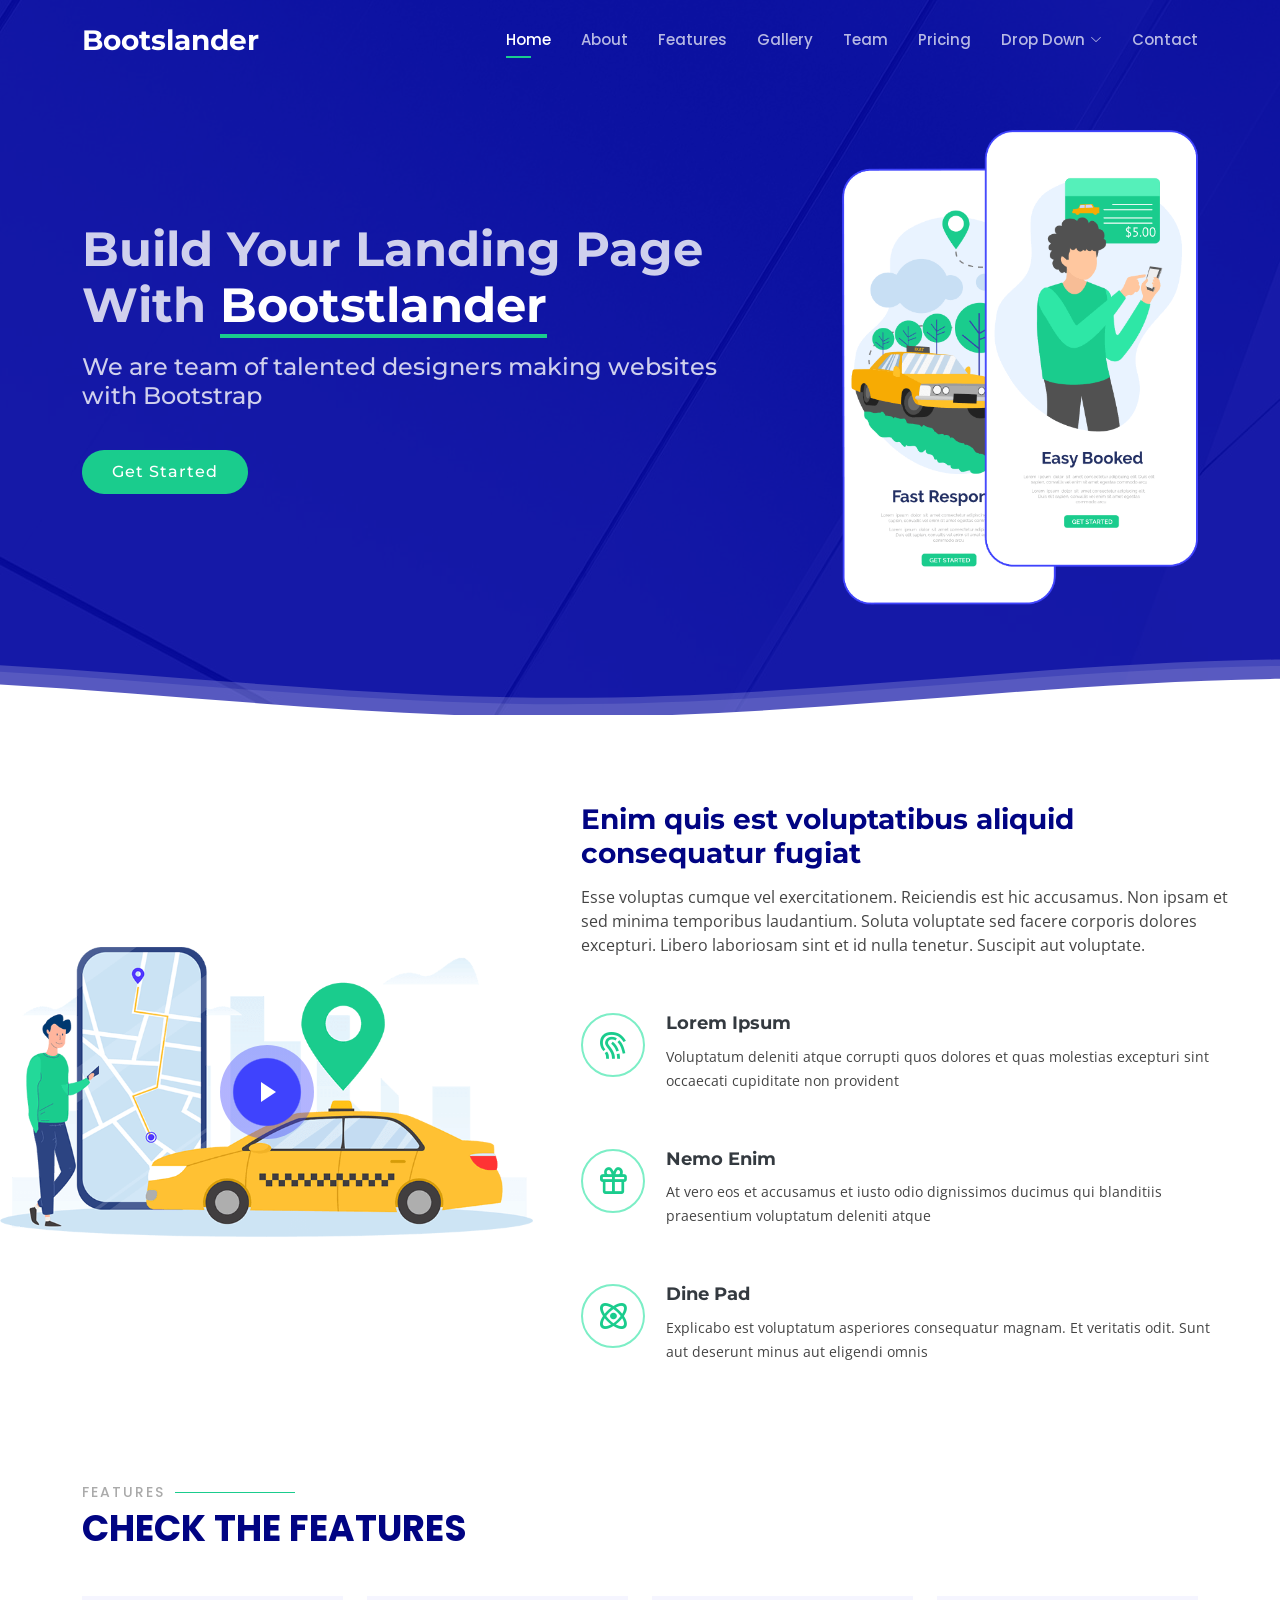
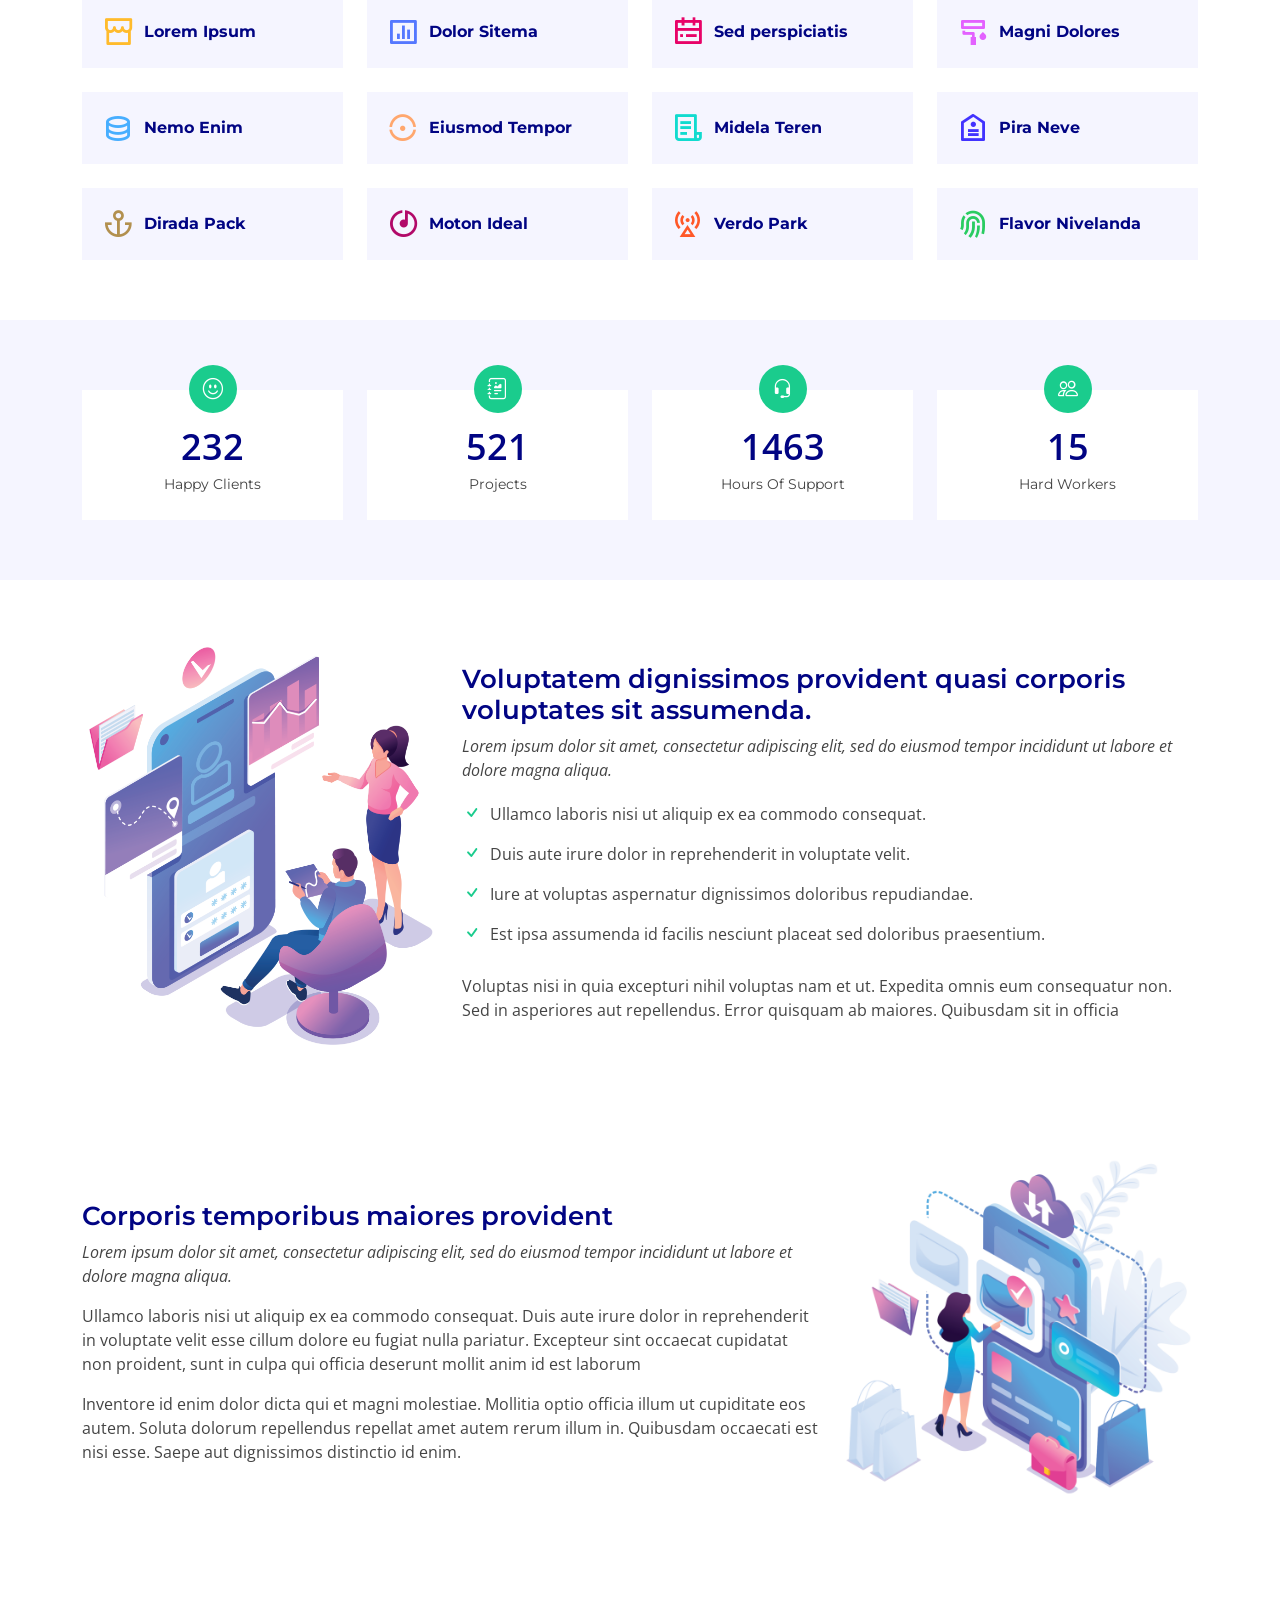
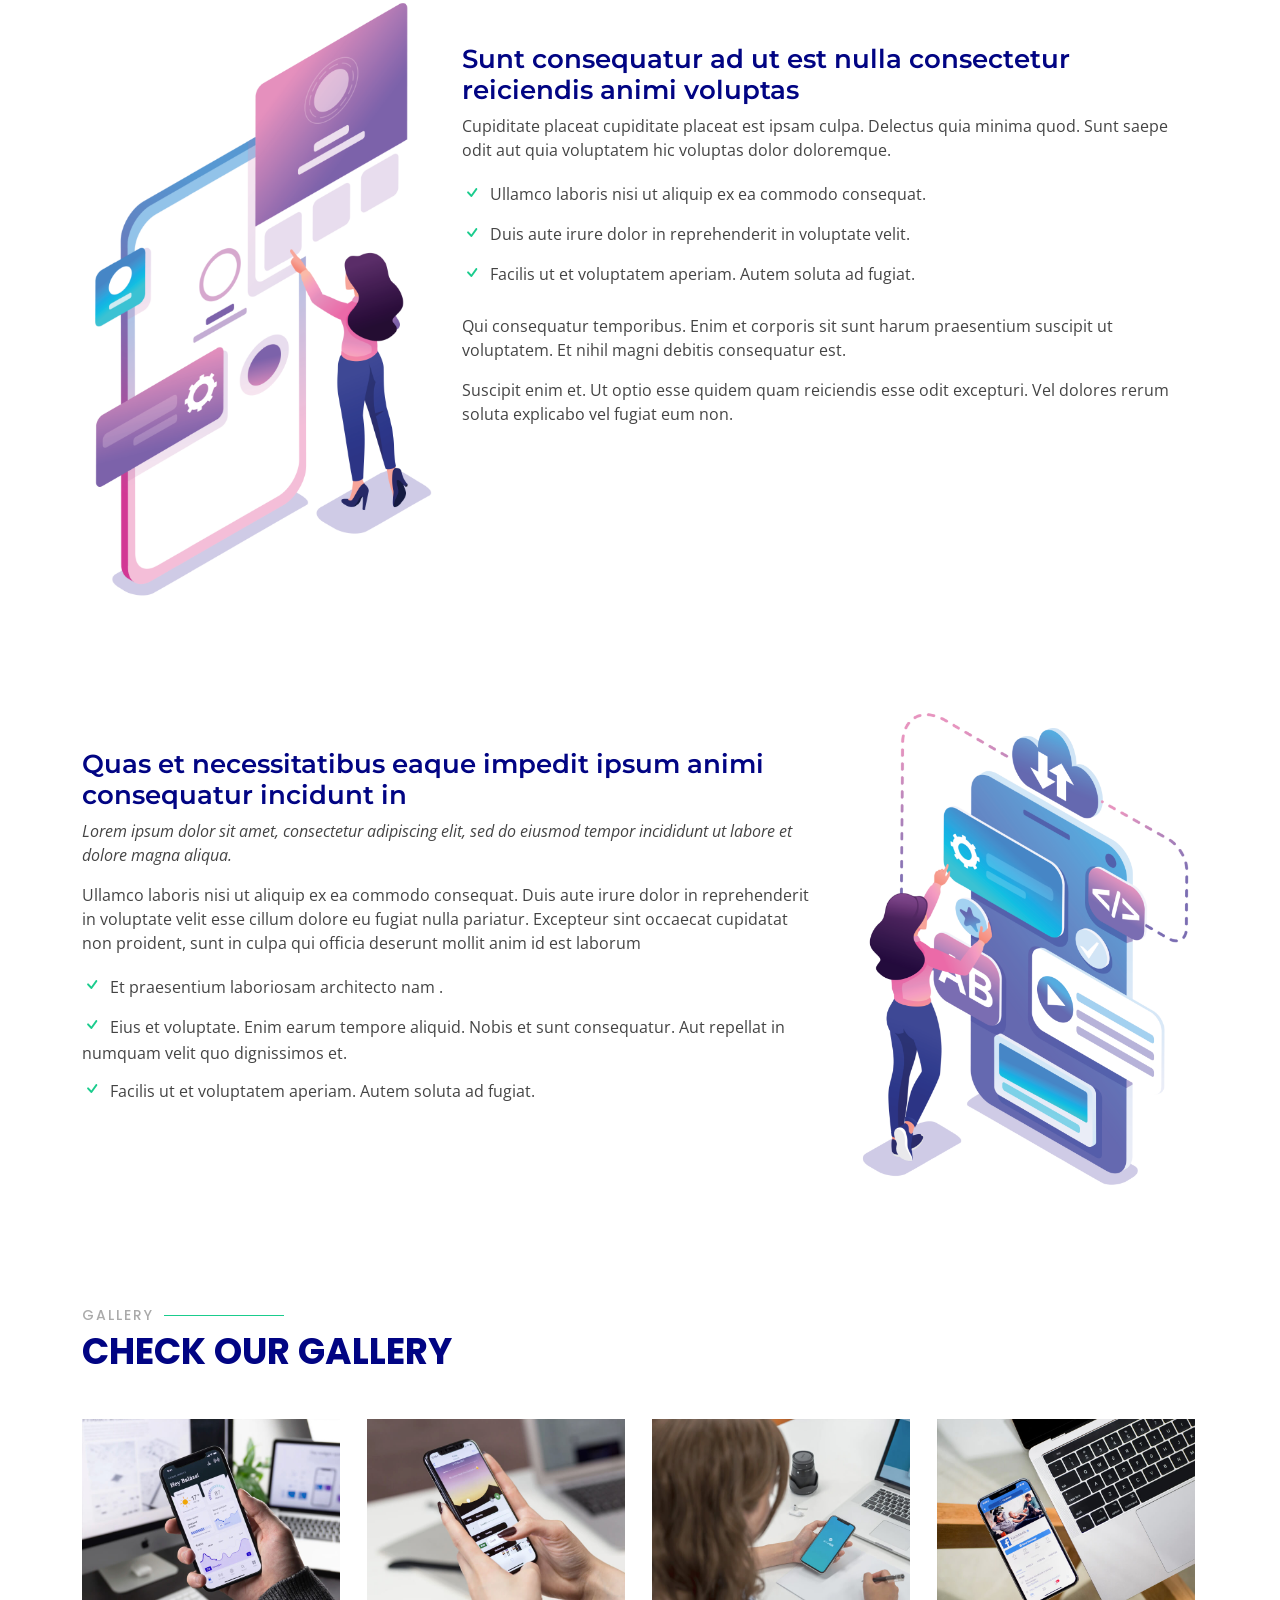
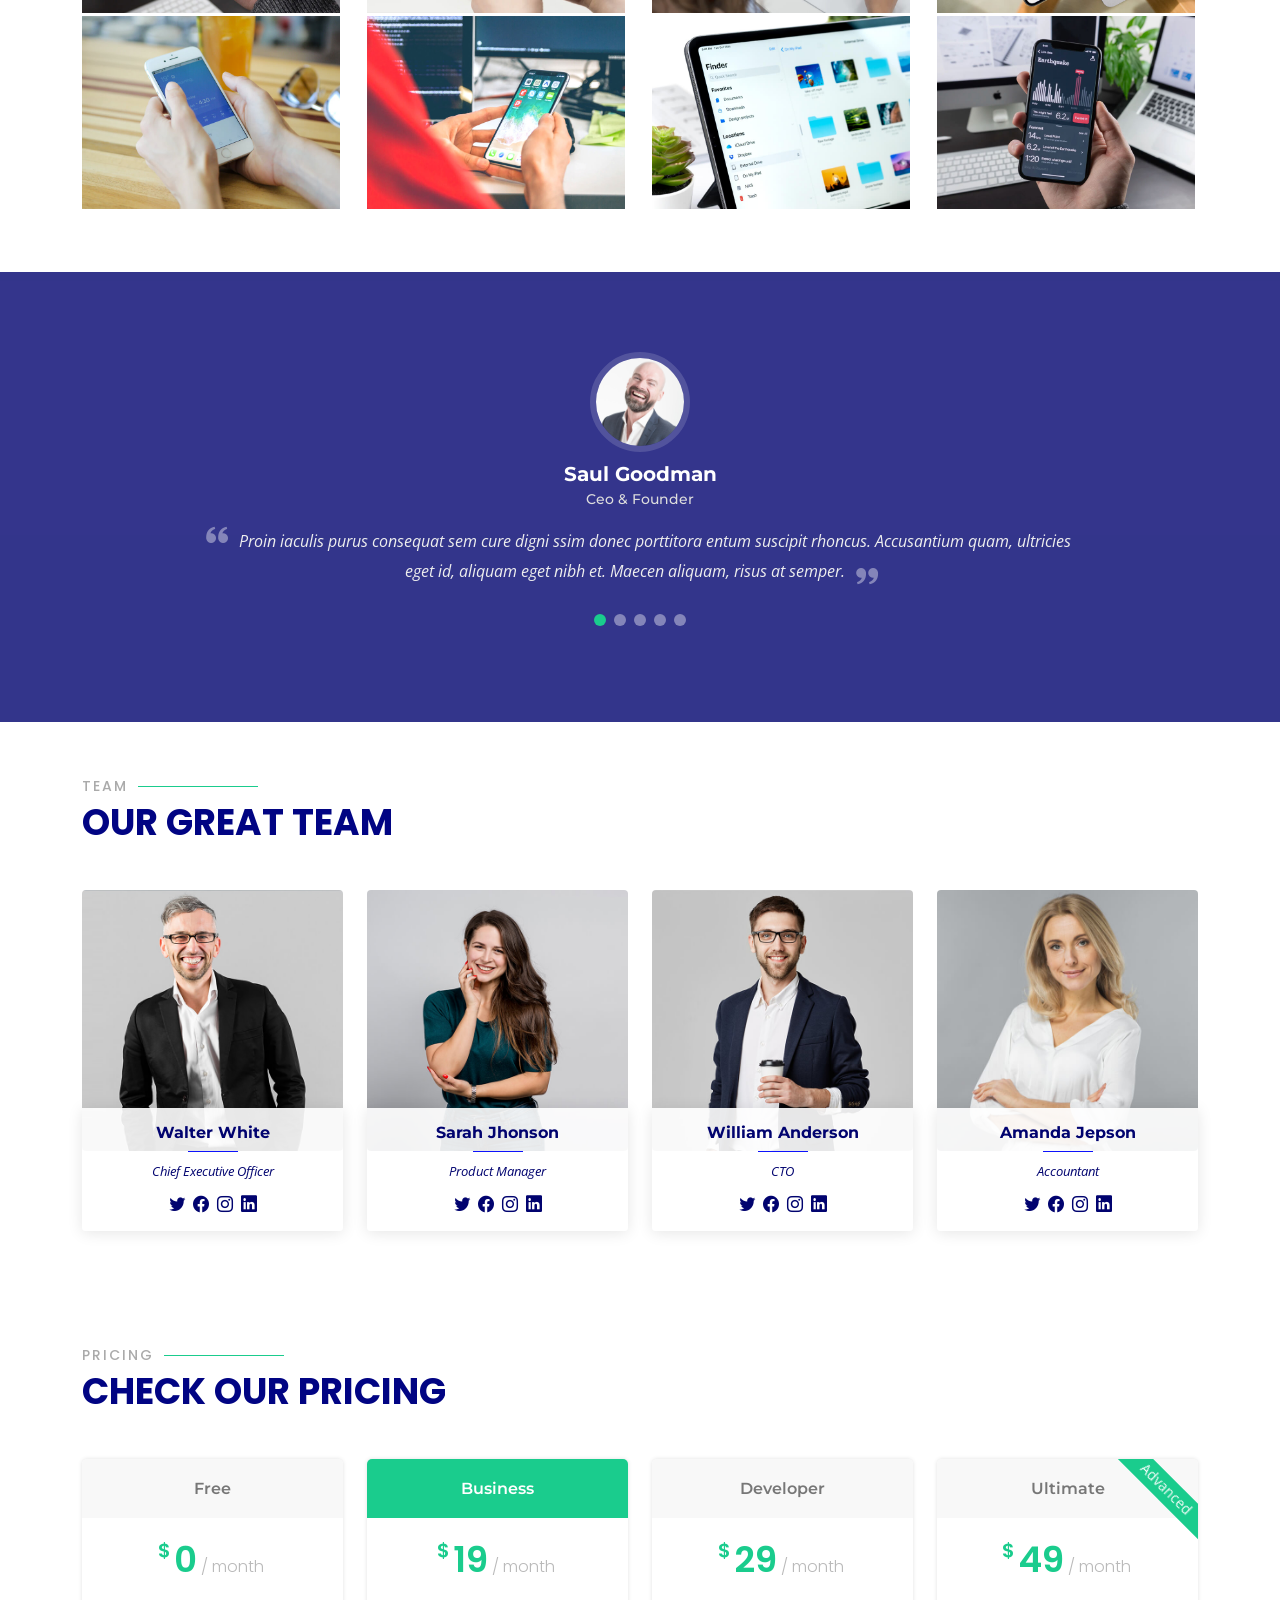
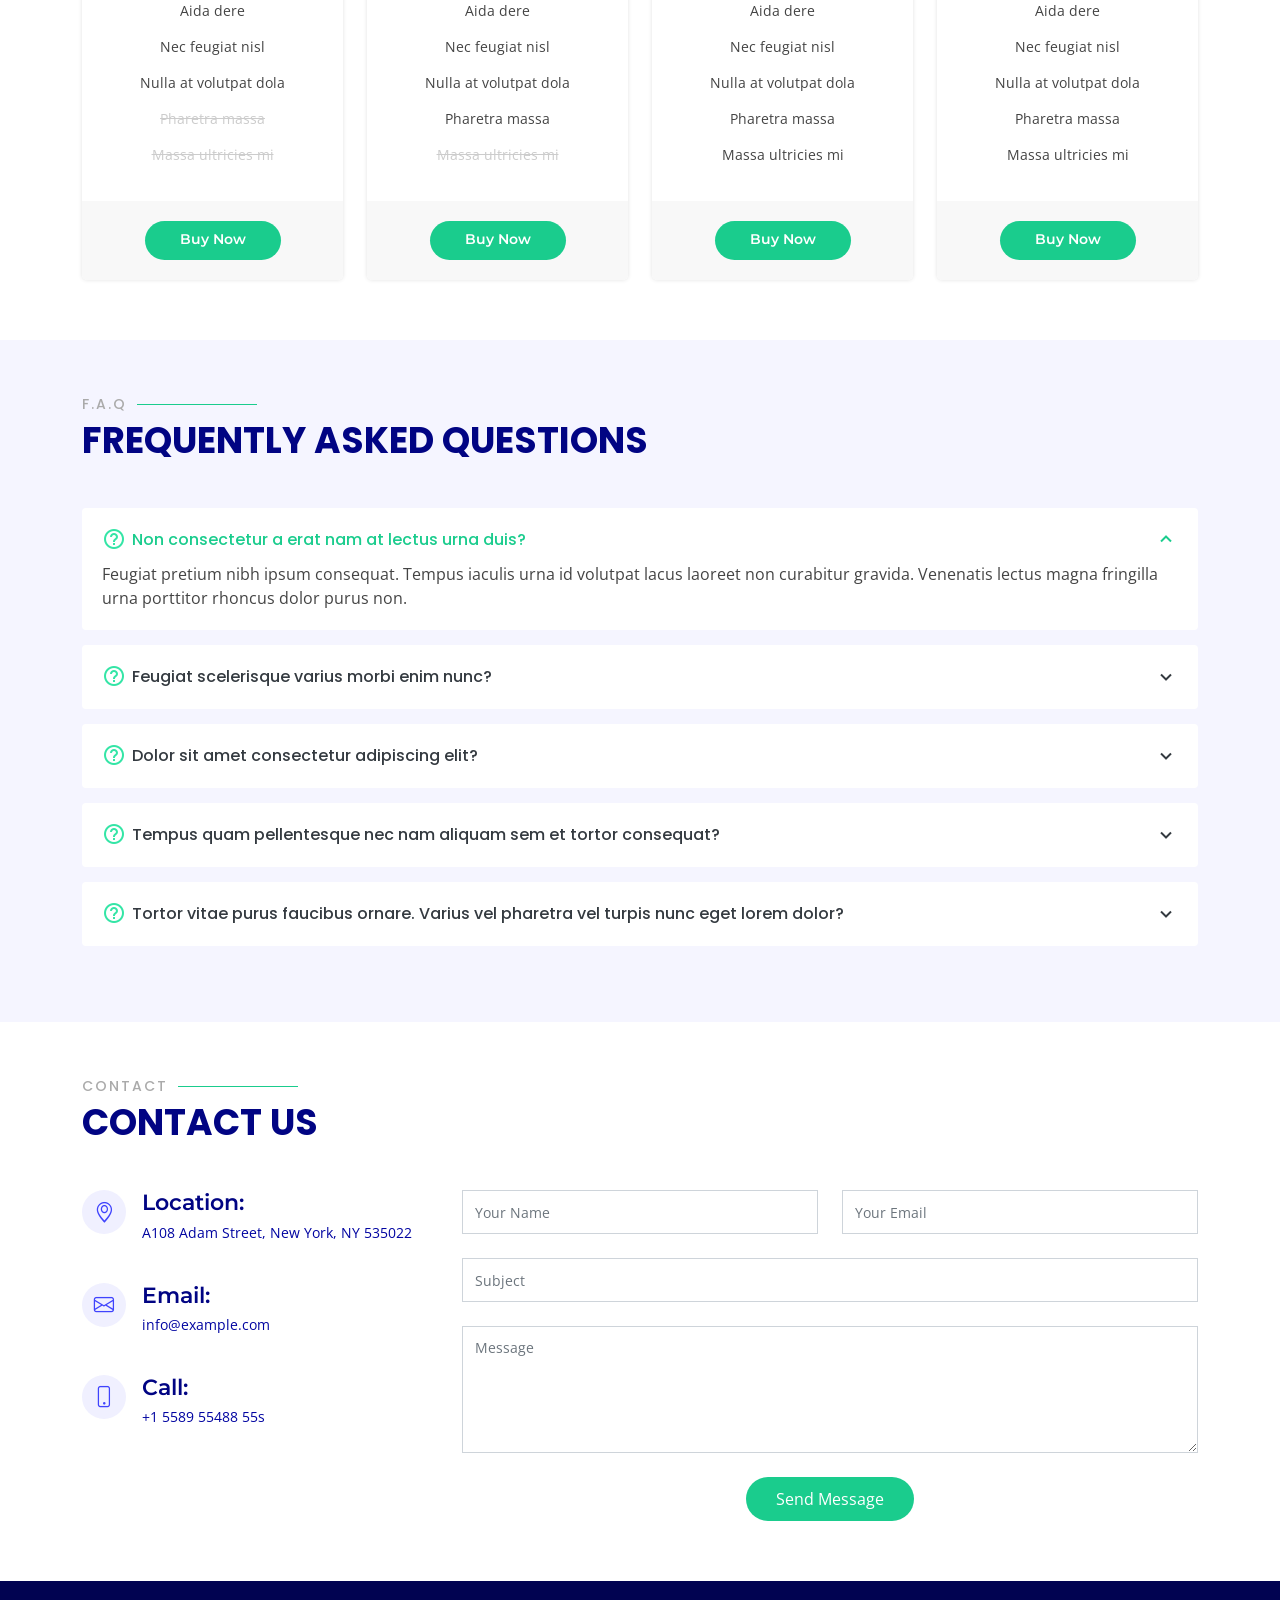
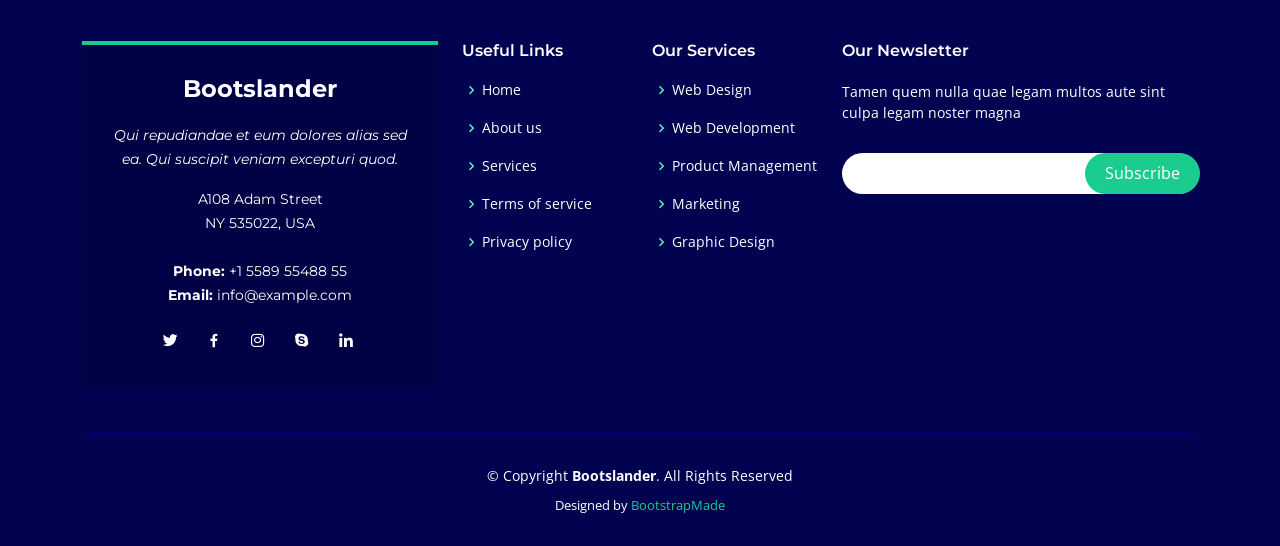
<file: Bootslander/index.html>
<!DOCTYPE html>
<html lang="en">

<head>
  <meta charset="utf-8">
  <meta content="width=device-width, initial-scale=1.0" name="viewport">

  <title>Bootslander Bootstrap Template - Index</title>
  <meta content="" name="description">
  <meta content="" name="keywords">

  <!-- Favicons -->
  <link href="assets/img/favicon.png" rel="icon">
  <link href="assets/img/apple-touch-icon.png" rel="apple-touch-icon">

  <!-- Google Fonts -->
  <link href="https://fonts.googleapis.com/css?family=Open+Sans:300,300i,400,400i,600,600i,700,700i|Montserrat:300,300i,400,400i,500,500i,600,600i,700,700i|Poppins:300,300i,400,400i,500,500i,600,600i,700,700i" rel="stylesheet">

  <!-- Vendor CSS Files -->
  <link href="assets/vendor/aos/aos.css" rel="stylesheet">
  <link href="assets/vendor/bootstrap/css/bootstrap.min.css" rel="stylesheet">
  <link href="assets/vendor/bootstrap-icons/bootstrap-icons.css" rel="stylesheet">
  <link href="assets/vendor/boxicons/css/boxicons.min.css" rel="stylesheet">
  <link href="assets/vendor/glightbox/css/glightbox.min.css" rel="stylesheet">
  <link href="assets/vendor/remixicon/remixicon.css" rel="stylesheet">
  <link href="assets/vendor/swiper/swiper-bundle.min.css" rel="stylesheet">

  <!-- Template Main CSS File -->
  <link href="assets/css/style.css" rel="stylesheet">

  <!-- =======================================================
  * Template Name: Bootslander - v4.3.0
  * Template URL: https://bootstrapmade.com/bootslander-free-bootstrap-landing-page-template/
  * Author: BootstrapMade.com
  * License: https://bootstrapmade.com/license/
  ======================================================== -->
</head>

<body>

  <!-- ======= Header ======= -->
  <header id="header" class="fixed-top d-flex align-items-center header-transparent">
    <div class="container d-flex align-items-center justify-content-between">

      <div class="logo">
        <h1><a href="index.html"><span>Bootslander</span></a></h1>
        <!-- Uncomment below if you prefer to use an image logo -->
        <!-- <a href="index.html"><img src="assets/img/logo.png" alt="" class="img-fluid"></a>-->
      </div>

      <nav id="navbar" class="navbar">
        <ul>
          <li><a class="nav-link scrollto active" href="#hero">Home</a></li>
          <li><a class="nav-link scrollto" href="#about">About</a></li>
          <li><a class="nav-link scrollto" href="#features">Features</a></li>
          <li><a class="nav-link scrollto" href="#gallery">Gallery</a></li>
          <li><a class="nav-link scrollto" href="#team">Team</a></li>
          <li><a class="nav-link scrollto" href="#pricing">Pricing</a></li>
          <li class="dropdown"><a href="#"><span>Drop Down</span> <i class="bi bi-chevron-down"></i></a>
            <ul>
              <li><a href="#">Drop Down 1</a></li>
              <li class="dropdown"><a href="#"><span>Deep Drop Down</span> <i class="bi bi-chevron-right"></i></a>
                <ul>
                  <li><a href="#">Deep Drop Down 1</a></li>
                  <li><a href="#">Deep Drop Down 2</a></li>
                  <li><a href="#">Deep Drop Down 3</a></li>
                  <li><a href="#">Deep Drop Down 4</a></li>
                  <li><a href="#">Deep Drop Down 5</a></li>
                </ul>
              </li>
              <li><a href="#">Drop Down 2</a></li>
              <li><a href="#">Drop Down 3</a></li>
              <li><a href="#">Drop Down 4</a></li>
            </ul>
          </li>
          <li><a class="nav-link scrollto" href="#contact">Contact</a></li>
        </ul>
        <i class="bi bi-list mobile-nav-toggle"></i>
      </nav><!-- .navbar -->

    </div>
  </header><!-- End Header -->

  <!-- ======= Hero Section ======= -->
  <section id="hero">

    <div class="container">
      <div class="row justify-content-between">
        <div class="col-lg-7 pt-5 pt-lg-0 order-2 order-lg-1 d-flex align-items-center">
          <div data-aos="zoom-out">
            <h1>Build Your Landing Page With <span>Bootstlander</span></h1>
            <h2>We are team of talented designers making websites with Bootstrap</h2>
            <div class="text-center text-lg-start">
              <a href="#about" class="btn-get-started scrollto">Get Started</a>
            </div>
          </div>
        </div>
        <div class="col-lg-4 order-1 order-lg-2 hero-img" data-aos="zoom-out" data-aos-delay="300">
          <img src="assets/img/hero-img.png" class="img-fluid animated" alt="">
        </div>
      </div>
    </div>

    <svg class="hero-waves" xmlns="http://www.w3.org/2000/svg" xmlns:xlink="http://www.w3.org/1999/xlink" viewBox="0 24 150 28 " preserveAspectRatio="none">
      <defs>
        <path id="wave-path" d="M-160 44c30 0 58-18 88-18s 58 18 88 18 58-18 88-18 58 18 88 18 v44h-352z">
      </defs>
      <g class="wave1">
        <use xlink:href="#wave-path" x="50" y="3" fill="rgba(255,255,255, .1)">
      </g>
      <g class="wave2">
        <use xlink:href="#wave-path" x="50" y="0" fill="rgba(255,255,255, .2)">
      </g>
      <g class="wave3">
        <use xlink:href="#wave-path" x="50" y="9" fill="#fff">
      </g>
    </svg>

  </section><!-- End Hero -->

  <main id="main">

    <!-- ======= About Section ======= -->
    <section id="about" class="about">
      <div class="container-fluid">

        <div class="row">
          <div class="col-xl-5 col-lg-6 video-box d-flex justify-content-center align-items-stretch" data-aos="fade-right">
            <a href="https://www.youtube.com/watch?v=jDDaplaOz7Q" class="venobox play-btn mb-4" data-vbtype="video" data-autoplay="true"></a>
          </div>

          <div class="col-xl-7 col-lg-6 icon-boxes d-flex flex-column align-items-stretch justify-content-center py-5 px-lg-5" data-aos="fade-left">
            <h3>Enim quis est voluptatibus aliquid consequatur fugiat</h3>
            <p>Esse voluptas cumque vel exercitationem. Reiciendis est hic accusamus. Non ipsam et sed minima temporibus laudantium. Soluta voluptate sed facere corporis dolores excepturi. Libero laboriosam sint et id nulla tenetur. Suscipit aut voluptate.</p>

            <div class="icon-box" data-aos="zoom-in" data-aos-delay="100">
              <div class="icon"><i class="bx bx-fingerprint"></i></div>
              <h4 class="title"><a href="">Lorem Ipsum</a></h4>
              <p class="description">Voluptatum deleniti atque corrupti quos dolores et quas molestias excepturi sint occaecati cupiditate non provident</p>
            </div>

            <div class="icon-box" data-aos="zoom-in" data-aos-delay="200">
              <div class="icon"><i class="bx bx-gift"></i></div>
              <h4 class="title"><a href="">Nemo Enim</a></h4>
              <p class="description">At vero eos et accusamus et iusto odio dignissimos ducimus qui blanditiis praesentium voluptatum deleniti atque</p>
            </div>

            <div class="icon-box" data-aos="zoom-in" data-aos-delay="300">
              <div class="icon"><i class="bx bx-atom"></i></div>
              <h4 class="title"><a href="">Dine Pad</a></h4>
              <p class="description">Explicabo est voluptatum asperiores consequatur magnam. Et veritatis odit. Sunt aut deserunt minus aut eligendi omnis</p>
            </div>

          </div>
        </div>

      </div>
    </section><!-- End About Section -->

    <!-- ======= Features Section ======= -->
    <section id="features" class="features">
      <div class="container">

        <div class="section-title" data-aos="fade-up">
          <h2>Features</h2>
          <p>Check The Features</p>
        </div>

        <div class="row" data-aos="fade-left">
          <div class="col-lg-3 col-md-4">
            <div class="icon-box" data-aos="zoom-in" data-aos-delay="50">
              <i class="ri-store-line" style="color: #ffbb2c;"></i>
              <h3><a href="">Lorem Ipsum</a></h3>
            </div>
          </div>
          <div class="col-lg-3 col-md-4 mt-4 mt-md-0">
            <div class="icon-box" data-aos="zoom-in" data-aos-delay="100">
              <i class="ri-bar-chart-box-line" style="color: #5578ff;"></i>
              <h3><a href="">Dolor Sitema</a></h3>
            </div>
          </div>
          <div class="col-lg-3 col-md-4 mt-4 mt-md-0">
            <div class="icon-box" data-aos="zoom-in" data-aos-delay="150">
              <i class="ri-calendar-todo-line" style="color: #e80368;"></i>
              <h3><a href="">Sed perspiciatis</a></h3>
            </div>
          </div>
          <div class="col-lg-3 col-md-4 mt-4 mt-lg-0">
            <div class="icon-box" data-aos="zoom-in" data-aos-delay="200">
              <i class="ri-paint-brush-line" style="color: #e361ff;"></i>
              <h3><a href="">Magni Dolores</a></h3>
            </div>
          </div>
          <div class="col-lg-3 col-md-4 mt-4">
            <div class="icon-box" data-aos="zoom-in" data-aos-delay="250">
              <i class="ri-database-2-line" style="color: #47aeff;"></i>
              <h3><a href="">Nemo Enim</a></h3>
            </div>
          </div>
          <div class="col-lg-3 col-md-4 mt-4">
            <div class="icon-box" data-aos="zoom-in" data-aos-delay="300">
              <i class="ri-gradienter-line" style="color: #ffa76e;"></i>
              <h3><a href="">Eiusmod Tempor</a></h3>
            </div>
          </div>
          <div class="col-lg-3 col-md-4 mt-4">
            <div class="icon-box" data-aos="zoom-in" data-aos-delay="350">
              <i class="ri-file-list-3-line" style="color: #11dbcf;"></i>
              <h3><a href="">Midela Teren</a></h3>
            </div>
          </div>
          <div class="col-lg-3 col-md-4 mt-4">
            <div class="icon-box" data-aos="zoom-in" data-aos-delay="400">
              <i class="ri-price-tag-2-line" style="color: #4233ff;"></i>
              <h3><a href="">Pira Neve</a></h3>
            </div>
          </div>
          <div class="col-lg-3 col-md-4 mt-4">
            <div class="icon-box" data-aos="zoom-in" data-aos-delay="450">
              <i class="ri-anchor-line" style="color: #b2904f;"></i>
              <h3><a href="">Dirada Pack</a></h3>
            </div>
          </div>
          <div class="col-lg-3 col-md-4 mt-4">
            <div class="icon-box" data-aos="zoom-in" data-aos-delay="500">
              <i class="ri-disc-line" style="color: #b20969;"></i>
              <h3><a href="">Moton Ideal</a></h3>
            </div>
          </div>
          <div class="col-lg-3 col-md-4 mt-4">
            <div class="icon-box" data-aos="zoom-in" data-aos-delay="550">
              <i class="ri-base-station-line" style="color: #ff5828;"></i>
              <h3><a href="">Verdo Park</a></h3>
            </div>
          </div>
          <div class="col-lg-3 col-md-4 mt-4">
            <div class="icon-box" data-aos="zoom-in" data-aos-delay="600">
              <i class="ri-fingerprint-line" style="color: #29cc61;"></i>
              <h3><a href="">Flavor Nivelanda</a></h3>
            </div>
          </div>
        </div>

      </div>
    </section><!-- End Features Section -->

    <!-- ======= Counts Section ======= -->
    <section id="counts" class="counts">
      <div class="container">

        <div class="row" data-aos="fade-up">

          <div class="col-lg-3 col-md-6">
            <div class="count-box">
              <i class="bi bi-emoji-smile"></i>
              <span data-purecounter-start="0" data-purecounter-end="232" data-purecounter-duration="1" class="purecounter"></span>
              <p>Happy Clients</p>
            </div>
          </div>

          <div class="col-lg-3 col-md-6 mt-5 mt-md-0">
            <div class="count-box">
              <i class="bi bi-journal-richtext"></i>
              <span data-purecounter-start="0" data-purecounter-end="521" data-purecounter-duration="1" class="purecounter"></span>
              <p>Projects</p>
            </div>
          </div>

          <div class="col-lg-3 col-md-6 mt-5 mt-lg-0">
            <div class="count-box">
              <i class="bi bi-headset"></i>
              <span data-purecounter-start="0" data-purecounter-end="1463" data-purecounter-duration="1" class="purecounter"></span>
              <p>Hours Of Support</p>
            </div>
          </div>

          <div class="col-lg-3 col-md-6 mt-5 mt-lg-0">
            <div class="count-box">
              <i class="bi bi-people"></i>
              <span data-purecounter-start="0" data-purecounter-end="15" data-purecounter-duration="1" class="purecounter"></span>
              <p>Hard Workers</p>
            </div>
          </div>

        </div>

      </div>
    </section><!-- End Counts Section -->

    <!-- ======= Details Section ======= -->
    <section id="details" class="details">
      <div class="container">

        <div class="row content">
          <div class="col-md-4" data-aos="fade-right">
            <img src="assets/img/details-1.png" class="img-fluid" alt="">
          </div>
          <div class="col-md-8 pt-4" data-aos="fade-up">
            <h3>Voluptatem dignissimos provident quasi corporis voluptates sit assumenda.</h3>
            <p class="fst-italic">
              Lorem ipsum dolor sit amet, consectetur adipiscing elit, sed do eiusmod tempor incididunt ut labore et dolore
              magna aliqua.
            </p>
            <ul>
              <li><i class="bi bi-check"></i> Ullamco laboris nisi ut aliquip ex ea commodo consequat.</li>
              <li><i class="bi bi-check"></i> Duis aute irure dolor in reprehenderit in voluptate velit.</li>
              <li><i class="bi bi-check"></i> Iure at voluptas aspernatur dignissimos doloribus repudiandae.</li>
              <li><i class="bi bi-check"></i> Est ipsa assumenda id facilis nesciunt placeat sed doloribus praesentium.</li>
            </ul>
            <p>
              Voluptas nisi in quia excepturi nihil voluptas nam et ut. Expedita omnis eum consequatur non. Sed in asperiores aut repellendus. Error quisquam ab maiores. Quibusdam sit in officia
            </p>
          </div>
        </div>

        <div class="row content">
          <div class="col-md-4 order-1 order-md-2" data-aos="fade-left">
            <img src="assets/img/details-2.png" class="img-fluid" alt="">
          </div>
          <div class="col-md-8 pt-5 order-2 order-md-1" data-aos="fade-up">
            <h3>Corporis temporibus maiores provident</h3>
            <p class="fst-italic">
              Lorem ipsum dolor sit amet, consectetur adipiscing elit, sed do eiusmod tempor incididunt ut labore et dolore
              magna aliqua.
            </p>
            <p>
              Ullamco laboris nisi ut aliquip ex ea commodo consequat. Duis aute irure dolor in reprehenderit in voluptate
              velit esse cillum dolore eu fugiat nulla pariatur. Excepteur sint occaecat cupidatat non proident, sunt in
              culpa qui officia deserunt mollit anim id est laborum
            </p>
            <p>
              Inventore id enim dolor dicta qui et magni molestiae. Mollitia optio officia illum ut cupiditate eos autem. Soluta dolorum repellendus repellat amet autem rerum illum in. Quibusdam occaecati est nisi esse. Saepe aut dignissimos distinctio id enim.
            </p>
          </div>
        </div>

        <div class="row content">
          <div class="col-md-4" data-aos="fade-right">
            <img src="assets/img/details-3.png" class="img-fluid" alt="">
          </div>
          <div class="col-md-8 pt-5" data-aos="fade-up">
            <h3>Sunt consequatur ad ut est nulla consectetur reiciendis animi voluptas</h3>
            <p>Cupiditate placeat cupiditate placeat est ipsam culpa. Delectus quia minima quod. Sunt saepe odit aut quia voluptatem hic voluptas dolor doloremque.</p>
            <ul>
              <li><i class="bi bi-check"></i> Ullamco laboris nisi ut aliquip ex ea commodo consequat.</li>
              <li><i class="bi bi-check"></i> Duis aute irure dolor in reprehenderit in voluptate velit.</li>
              <li><i class="bi bi-check"></i> Facilis ut et voluptatem aperiam. Autem soluta ad fugiat.</li>
            </ul>
            <p>
              Qui consequatur temporibus. Enim et corporis sit sunt harum praesentium suscipit ut voluptatem. Et nihil magni debitis consequatur est.
            </p>
            <p>
              Suscipit enim et. Ut optio esse quidem quam reiciendis esse odit excepturi. Vel dolores rerum soluta explicabo vel fugiat eum non.
            </p>
          </div>
        </div>

        <div class="row content">
          <div class="col-md-4 order-1 order-md-2" data-aos="fade-left">
            <img src="assets/img/details-4.png" class="img-fluid" alt="">
          </div>
          <div class="col-md-8 pt-5 order-2 order-md-1" data-aos="fade-up">
            <h3>Quas et necessitatibus eaque impedit ipsum animi consequatur incidunt in</h3>
            <p class="fst-italic">
              Lorem ipsum dolor sit amet, consectetur adipiscing elit, sed do eiusmod tempor incididunt ut labore et dolore
              magna aliqua.
            </p>
            <p>
              Ullamco laboris nisi ut aliquip ex ea commodo consequat. Duis aute irure dolor in reprehenderit in voluptate
              velit esse cillum dolore eu fugiat nulla pariatur. Excepteur sint occaecat cupidatat non proident, sunt in
              culpa qui officia deserunt mollit anim id est laborum
            </p>
            <ul>
              <li><i class="bi bi-check"></i> Et praesentium laboriosam architecto nam .</li>
              <li><i class="bi bi-check"></i> Eius et voluptate. Enim earum tempore aliquid. Nobis et sunt consequatur. Aut repellat in numquam velit quo dignissimos et.</li>
              <li><i class="bi bi-check"></i> Facilis ut et voluptatem aperiam. Autem soluta ad fugiat.</li>
            </ul>
          </div>
        </div>

      </div>
    </section><!-- End Details Section -->

    <!-- ======= Gallery Section ======= -->
    <section id="gallery" class="gallery">
      <div class="container">

        <div class="section-title" data-aos="fade-up">
          <h2>Gallery</h2>
          <p>Check our Gallery</p>
        </div>

        <div class="row no-gutters" data-aos="fade-left">

          <div class="col-lg-3 col-md-4">
            <div class="gallery-item" data-aos="zoom-in" data-aos-delay="100">
              <a href="assets/img/gallery/gallery-1.jpg" class="gallery-lightbox">
                <img src="assets/img/gallery/gallery-1.jpg" alt="" class="img-fluid">
              </a>
            </div>
          </div>

          <div class="col-lg-3 col-md-4">
            <div class="gallery-item" data-aos="zoom-in" data-aos-delay="150">
              <a href="assets/img/gallery/gallery-2.jpg" class="gallery-lightbox">
                <img src="assets/img/gallery/gallery-2.jpg" alt="" class="img-fluid">
              </a>
            </div>
          </div>

          <div class="col-lg-3 col-md-4">
            <div class="gallery-item" data-aos="zoom-in" data-aos-delay="200">
              <a href="assets/img/gallery/gallery-3.jpg" class="gallery-lightbox">
                <img src="assets/img/gallery/gallery-3.jpg" alt="" class="img-fluid">
              </a>
            </div>
          </div>

          <div class="col-lg-3 col-md-4">
            <div class="gallery-item" data-aos="zoom-in" data-aos-delay="250">
              <a href="assets/img/gallery/gallery-4.jpg" class="gallery-lightbox">
                <img src="assets/img/gallery/gallery-4.jpg" alt="" class="img-fluid">
              </a>
            </div>
          </div>

          <div class="col-lg-3 col-md-4">
            <div class="gallery-item" data-aos="zoom-in" data-aos-delay="300">
              <a href="assets/img/gallery/gallery-5.jpg" class="gallery-lightbox">
                <img src="assets/img/gallery/gallery-5.jpg" alt="" class="img-fluid">
              </a>
            </div>
          </div>

          <div class="col-lg-3 col-md-4">
            <div class="gallery-item" data-aos="zoom-in" data-aos-delay="350">
              <a href="assets/img/gallery/gallery-6.jpg" class="gallery-lightbox">
                <img src="assets/img/gallery/gallery-6.jpg" alt="" class="img-fluid">
              </a>
            </div>
          </div>

          <div class="col-lg-3 col-md-4">
            <div class="gallery-item" data-aos="zoom-in" data-aos-delay="400">
              <a href="assets/img/gallery/gallery-7.jpg" class="gallery-lightbox">
                <img src="assets/img/gallery/gallery-7.jpg" alt="" class="img-fluid">
              </a>
            </div>
          </div>

          <div class="col-lg-3 col-md-4">
            <div class="gallery-item" data-aos="zoom-in" data-aos-delay="450">
              <a href="assets/img/gallery/gallery-8.jpg" class="gallery-lightbox">
                <img src="assets/img/gallery/gallery-8.jpg" alt="" class="img-fluid">
              </a>
            </div>
          </div>

        </div>

      </div>
    </section><!-- End Gallery Section -->

    <!-- ======= Testimonials Section ======= -->
    <section id="testimonials" class="testimonials">
      <div class="container">

        <div class="testimonials-slider swiper-container" data-aos="fade-up" data-aos-delay="100">
          <div class="swiper-wrapper">

            <div class="swiper-slide">
              <div class="testimonial-item">
                <img src="assets/img/testimonials/testimonials-1.jpg" class="testimonial-img" alt="">
                <h3>Saul Goodman</h3>
                <h4>Ceo &amp; Founder</h4>
                <p>
                  <i class="bx bxs-quote-alt-left quote-icon-left"></i>
                  Proin iaculis purus consequat sem cure digni ssim donec porttitora entum suscipit rhoncus. Accusantium quam, ultricies eget id, aliquam eget nibh et. Maecen aliquam, risus at semper.
                  <i class="bx bxs-quote-alt-right quote-icon-right"></i>
                </p>
              </div>
            </div><!-- End testimonial item -->

            <div class="swiper-slide">
              <div class="testimonial-item">
                <img src="assets/img/testimonials/testimonials-2.jpg" class="testimonial-img" alt="">
                <h3>Sara Wilsson</h3>
                <h4>Designer</h4>
                <p>
                  <i class="bx bxs-quote-alt-left quote-icon-left"></i>
                  Export tempor illum tamen malis malis eram quae irure esse labore quem cillum quid cillum eram malis quorum velit fore eram velit sunt aliqua noster fugiat irure amet legam anim culpa.
                  <i class="bx bxs-quote-alt-right quote-icon-right"></i>
                </p>
              </div>
            </div><!-- End testimonial item -->

            <div class="swiper-slide">
              <div class="testimonial-item">
                <img src="assets/img/testimonials/testimonials-3.jpg" class="testimonial-img" alt="">
                <h3>Jena Karlis</h3>
                <h4>Store Owner</h4>
                <p>
                  <i class="bx bxs-quote-alt-left quote-icon-left"></i>
                  Enim nisi quem export duis labore cillum quae magna enim sint quorum nulla quem veniam duis minim tempor labore quem eram duis noster aute amet eram fore quis sint minim.
                  <i class="bx bxs-quote-alt-right quote-icon-right"></i>
                </p>
              </div>
            </div><!-- End testimonial item -->

            <div class="swiper-slide">
              <div class="testimonial-item">
                <img src="assets/img/testimonials/testimonials-4.jpg" class="testimonial-img" alt="">
                <h3>Matt Brandon</h3>
                <h4>Freelancer</h4>
                <p>
                  <i class="bx bxs-quote-alt-left quote-icon-left"></i>
                  Fugiat enim eram quae cillum dolore dolor amet nulla culpa multos export minim fugiat minim velit minim dolor enim duis veniam ipsum anim magna sunt elit fore quem dolore labore illum veniam.
                  <i class="bx bxs-quote-alt-right quote-icon-right"></i>
                </p>
              </div>
            </div><!-- End testimonial item -->

            <div class="swiper-slide">
              <div class="testimonial-item">
                <img src="assets/img/testimonials/testimonials-5.jpg" class="testimonial-img" alt="">
                <h3>John Larson</h3>
                <h4>Entrepreneur</h4>
                <p>
                  <i class="bx bxs-quote-alt-left quote-icon-left"></i>
                  Quis quorum aliqua sint quem legam fore sunt eram irure aliqua veniam tempor noster veniam enim culpa labore duis sunt culpa nulla illum cillum fugiat legam esse veniam culpa fore nisi cillum quid.
                  <i class="bx bxs-quote-alt-right quote-icon-right"></i>
                </p>
              </div>
            </div><!-- End testimonial item -->

          </div>
          <div class="swiper-pagination"></div>
        </div>

      </div>
    </section><!-- End Testimonials Section -->

    <!-- ======= Team Section ======= -->
    <section id="team" class="team">
      <div class="container">

        <div class="section-title" data-aos="fade-up">
          <h2>Team</h2>
          <p>Our Great Team</p>
        </div>

        <div class="row" data-aos="fade-left">

          <div class="col-lg-3 col-md-6">
            <div class="member" data-aos="zoom-in" data-aos-delay="100">
              <div class="pic"><img src="assets/img/team/team-1.jpg" class="img-fluid" alt=""></div>
              <div class="member-info">
                <h4>Walter White</h4>
                <span>Chief Executive Officer</span>
                <div class="social">
                  <a href=""><i class="bi bi-twitter"></i></a>
                  <a href=""><i class="bi bi-facebook"></i></a>
                  <a href=""><i class="bi bi-instagram"></i></a>
                  <a href=""><i class="bi bi-linkedin"></i></a>
                </div>
              </div>
            </div>
          </div>

          <div class="col-lg-3 col-md-6 mt-5 mt-md-0">
            <div class="member" data-aos="zoom-in" data-aos-delay="200">
              <div class="pic"><img src="assets/img/team/team-2.jpg" class="img-fluid" alt=""></div>
              <div class="member-info">
                <h4>Sarah Jhonson</h4>
                <span>Product Manager</span>
                <div class="social">
                  <a href=""><i class="bi bi-twitter"></i></a>
                  <a href=""><i class="bi bi-facebook"></i></a>
                  <a href=""><i class="bi bi-instagram"></i></a>
                  <a href=""><i class="bi bi-linkedin"></i></a>
                </div>
              </div>
            </div>
          </div>

          <div class="col-lg-3 col-md-6 mt-5 mt-lg-0">
            <div class="member" data-aos="zoom-in" data-aos-delay="300">
              <div class="pic"><img src="assets/img/team/team-3.jpg" class="img-fluid" alt=""></div>
              <div class="member-info">
                <h4>William Anderson</h4>
                <span>CTO</span>
                <div class="social">
                  <a href=""><i class="bi bi-twitter"></i></a>
                  <a href=""><i class="bi bi-facebook"></i></a>
                  <a href=""><i class="bi bi-instagram"></i></a>
                  <a href=""><i class="bi bi-linkedin"></i></a>
                </div>
              </div>
            </div>
          </div>

          <div class="col-lg-3 col-md-6 mt-5 mt-lg-0">
            <div class="member" data-aos="zoom-in" data-aos-delay="400">
              <div class="pic"><img src="assets/img/team/team-4.jpg" class="img-fluid" alt=""></div>
              <div class="member-info">
                <h4>Amanda Jepson</h4>
                <span>Accountant</span>
                <div class="social">
                  <a href=""><i class="bi bi-twitter"></i></a>
                  <a href=""><i class="bi bi-facebook"></i></a>
                  <a href=""><i class="bi bi-instagram"></i></a>
                  <a href=""><i class="bi bi-linkedin"></i></a>
                </div>
              </div>
            </div>
          </div>

        </div>

      </div>
    </section><!-- End Team Section -->

    <!-- ======= Pricing Section ======= -->
    <section id="pricing" class="pricing">
      <div class="container">

        <div class="section-title" data-aos="fade-up">
          <h2>Pricing</h2>
          <p>Check our Pricing</p>
        </div>

        <div class="row" data-aos="fade-left">

          <div class="col-lg-3 col-md-6">
            <div class="box" data-aos="zoom-in" data-aos-delay="100">
              <h3>Free</h3>
              <h4><sup>$</sup>0<span> / month</span></h4>
              <ul>
                <li>Aida dere</li>
                <li>Nec feugiat nisl</li>
                <li>Nulla at volutpat dola</li>
                <li class="na">Pharetra massa</li>
                <li class="na">Massa ultricies mi</li>
              </ul>
              <div class="btn-wrap">
                <a href="#" class="btn-buy">Buy Now</a>
              </div>
            </div>
          </div>

          <div class="col-lg-3 col-md-6 mt-4 mt-md-0">
            <div class="box featured" data-aos="zoom-in" data-aos-delay="200">
              <h3>Business</h3>
              <h4><sup>$</sup>19<span> / month</span></h4>
              <ul>
                <li>Aida dere</li>
                <li>Nec feugiat nisl</li>
                <li>Nulla at volutpat dola</li>
                <li>Pharetra massa</li>
                <li class="na">Massa ultricies mi</li>
              </ul>
              <div class="btn-wrap">
                <a href="#" class="btn-buy">Buy Now</a>
              </div>
            </div>
          </div>

          <div class="col-lg-3 col-md-6 mt-4 mt-lg-0">
            <div class="box" data-aos="zoom-in" data-aos-delay="300">
              <h3>Developer</h3>
              <h4><sup>$</sup>29<span> / month</span></h4>
              <ul>
                <li>Aida dere</li>
                <li>Nec feugiat nisl</li>
                <li>Nulla at volutpat dola</li>
                <li>Pharetra massa</li>
                <li>Massa ultricies mi</li>
              </ul>
              <div class="btn-wrap">
                <a href="#" class="btn-buy">Buy Now</a>
              </div>
            </div>
          </div>

          <div class="col-lg-3 col-md-6 mt-4 mt-lg-0">
            <div class="box" data-aos="zoom-in" data-aos-delay="400">
              <span class="advanced">Advanced</span>
              <h3>Ultimate</h3>
              <h4><sup>$</sup>49<span> / month</span></h4>
              <ul>
                <li>Aida dere</li>
                <li>Nec feugiat nisl</li>
                <li>Nulla at volutpat dola</li>
                <li>Pharetra massa</li>
                <li>Massa ultricies mi</li>
              </ul>
              <div class="btn-wrap">
                <a href="#" class="btn-buy">Buy Now</a>
              </div>
            </div>
          </div>

        </div>

      </div>
    </section><!-- End Pricing Section -->

    <!-- ======= F.A.Q Section ======= -->
    <section id="faq" class="faq section-bg">
      <div class="container">

        <div class="section-title" data-aos="fade-up">
          <h2>F.A.Q</h2>
          <p>Frequently Asked Questions</p>
        </div>

        <div class="faq-list">
          <ul>
            <li data-aos="fade-up">
              <i class="bx bx-help-circle icon-help"></i> <a data-bs-toggle="collapse" class="collapse" data-bs-target="#faq-list-1">Non consectetur a erat nam at lectus urna duis? <i class="bx bx-chevron-down icon-show"></i><i class="bx bx-chevron-up icon-close"></i></a>
              <div id="faq-list-1" class="collapse show" data-bs-parent=".faq-list">
                <p>
                  Feugiat pretium nibh ipsum consequat. Tempus iaculis urna id volutpat lacus laoreet non curabitur gravida. Venenatis lectus magna fringilla urna porttitor rhoncus dolor purus non.
                </p>
              </div>
            </li>

            <li data-aos="fade-up" data-aos-delay="100">
              <i class="bx bx-help-circle icon-help"></i> <a data-bs-toggle="collapse" data-bs-target="#faq-list-2" class="collapsed">Feugiat scelerisque varius morbi enim nunc? <i class="bx bx-chevron-down icon-show"></i><i class="bx bx-chevron-up icon-close"></i></a>
              <div id="faq-list-2" class="collapse" data-bs-parent=".faq-list">
                <p>
                  Dolor sit amet consectetur adipiscing elit pellentesque habitant morbi. Id interdum velit laoreet id donec ultrices. Fringilla phasellus faucibus scelerisque eleifend donec pretium. Est pellentesque elit ullamcorper dignissim. Mauris ultrices eros in cursus turpis massa tincidunt dui.
                </p>
              </div>
            </li>

            <li data-aos="fade-up" data-aos-delay="200">
              <i class="bx bx-help-circle icon-help"></i> <a data-bs-toggle="collapse" data-bs-target="#faq-list-3" class="collapsed">Dolor sit amet consectetur adipiscing elit? <i class="bx bx-chevron-down icon-show"></i><i class="bx bx-chevron-up icon-close"></i></a>
              <div id="faq-list-3" class="collapse" data-bs-parent=".faq-list">
                <p>
                  Eleifend mi in nulla posuere sollicitudin aliquam ultrices sagittis orci. Faucibus pulvinar elementum integer enim. Sem nulla pharetra diam sit amet nisl suscipit. Rutrum tellus pellentesque eu tincidunt. Lectus urna duis convallis convallis tellus. Urna molestie at elementum eu facilisis sed odio morbi quis
                </p>
              </div>
            </li>

            <li data-aos="fade-up" data-aos-delay="300">
              <i class="bx bx-help-circle icon-help"></i> <a data-bs-toggle="collapse" data-bs-target="#faq-list-4" class="collapsed">Tempus quam pellentesque nec nam aliquam sem et tortor consequat? <i class="bx bx-chevron-down icon-show"></i><i class="bx bx-chevron-up icon-close"></i></a>
              <div id="faq-list-4" class="collapse" data-bs-parent=".faq-list">
                <p>
                  Molestie a iaculis at erat pellentesque adipiscing commodo. Dignissim suspendisse in est ante in. Nunc vel risus commodo viverra maecenas accumsan. Sit amet nisl suscipit adipiscing bibendum est. Purus gravida quis blandit turpis cursus in.
                </p>
              </div>
            </li>

            <li data-aos="fade-up" data-aos-delay="400">
              <i class="bx bx-help-circle icon-help"></i> <a data-bs-toggle="collapse" data-bs-target="#faq-list-5" class="collapsed">Tortor vitae purus faucibus ornare. Varius vel pharetra vel turpis nunc eget lorem dolor? <i class="bx bx-chevron-down icon-show"></i><i class="bx bx-chevron-up icon-close"></i></a>
              <div id="faq-list-5" class="collapse" data-bs-parent=".faq-list">
                <p>
                  Laoreet sit amet cursus sit amet dictum sit amet justo. Mauris vitae ultricies leo integer malesuada nunc vel. Tincidunt eget nullam non nisi est sit amet. Turpis nunc eget lorem dolor sed. Ut venenatis tellus in metus vulputate eu scelerisque.
                </p>
              </div>
            </li>

          </ul>
        </div>

      </div>
    </section><!-- End F.A.Q Section -->

    <!-- ======= Contact Section ======= -->
    <section id="contact" class="contact">
      <div class="container">

        <div class="section-title" data-aos="fade-up">
          <h2>Contact</h2>
          <p>Contact Us</p>
        </div>

        <div class="row">

          <div class="col-lg-4" data-aos="fade-right" data-aos-delay="100">
            <div class="info">
              <div class="address">
                <i class="bi bi-geo-alt"></i>
                <h4>Location:</h4>
                <p>A108 Adam Street, New York, NY 535022</p>
              </div>

              <div class="email">
                <i class="bi bi-envelope"></i>
                <h4>Email:</h4>
                <p>info@example.com</p>
              </div>

              <div class="phone">
                <i class="bi bi-phone"></i>
                <h4>Call:</h4>
                <p>+1 5589 55488 55s</p>
              </div>

            </div>

          </div>

          <div class="col-lg-8 mt-5 mt-lg-0" data-aos="fade-left" data-aos-delay="200">

            <form action="forms/contact.php" method="post" role="form" class="php-email-form">
              <div class="row">
                <div class="col-md-6 form-group">
                  <input type="text" name="name" class="form-control" id="name" placeholder="Your Name" required>
                </div>
                <div class="col-md-6 form-group mt-3 mt-md-0">
                  <input type="email" class="form-control" name="email" id="email" placeholder="Your Email" required>
                </div>
              </div>
              <div class="form-group mt-3">
                <input type="text" class="form-control" name="subject" id="subject" placeholder="Subject" required>
              </div>
              <div class="form-group mt-3">
                <textarea class="form-control" name="message" rows="5" placeholder="Message" required></textarea>
              </div>
              <div class="my-3">
                <div class="loading">Loading</div>
                <div class="error-message"></div>
                <div class="sent-message">Your message has been sent. Thank you!</div>
              </div>
              <div class="text-center"><button type="submit">Send Message</button></div>
            </form>

          </div>

        </div>

      </div>
    </section><!-- End Contact Section -->

  </main><!-- End #main -->

  <!-- ======= Footer ======= -->
  <footer id="footer">
    <div class="footer-top">
      <div class="container">
        <div class="row">

          <div class="col-lg-4 col-md-6">
            <div class="footer-info">
              <h3>Bootslander</h3>
              <p class="pb-3"><em>Qui repudiandae et eum dolores alias sed ea. Qui suscipit veniam excepturi quod.</em></p>
              <p>
                A108 Adam Street <br>
                NY 535022, USA<br><br>
                <strong>Phone:</strong> +1 5589 55488 55<br>
                <strong>Email:</strong> info@example.com<br>
              </p>
              <div class="social-links mt-3">
                <a href="#" class="twitter"><i class="bx bxl-twitter"></i></a>
                <a href="#" class="facebook"><i class="bx bxl-facebook"></i></a>
                <a href="#" class="instagram"><i class="bx bxl-instagram"></i></a>
                <a href="#" class="google-plus"><i class="bx bxl-skype"></i></a>
                <a href="#" class="linkedin"><i class="bx bxl-linkedin"></i></a>
              </div>
            </div>
          </div>

          <div class="col-lg-2 col-md-6 footer-links">
            <h4>Useful Links</h4>
            <ul>
              <li><i class="bx bx-chevron-right"></i> <a href="#">Home</a></li>
              <li><i class="bx bx-chevron-right"></i> <a href="#">About us</a></li>
              <li><i class="bx bx-chevron-right"></i> <a href="#">Services</a></li>
              <li><i class="bx bx-chevron-right"></i> <a href="#">Terms of service</a></li>
              <li><i class="bx bx-chevron-right"></i> <a href="#">Privacy policy</a></li>
            </ul>
          </div>

          <div class="col-lg-2 col-md-6 footer-links">
            <h4>Our Services</h4>
            <ul>
              <li><i class="bx bx-chevron-right"></i> <a href="#">Web Design</a></li>
              <li><i class="bx bx-chevron-right"></i> <a href="#">Web Development</a></li>
              <li><i class="bx bx-chevron-right"></i> <a href="#">Product Management</a></li>
              <li><i class="bx bx-chevron-right"></i> <a href="#">Marketing</a></li>
              <li><i class="bx bx-chevron-right"></i> <a href="#">Graphic Design</a></li>
            </ul>
          </div>

          <div class="col-lg-4 col-md-6 footer-newsletter">
            <h4>Our Newsletter</h4>
            <p>Tamen quem nulla quae legam multos aute sint culpa legam noster magna</p>
            <form action="" method="post">
              <input type="email" name="email"><input type="submit" value="Subscribe">
            </form>

          </div>

        </div>
      </div>
    </div>

    <div class="container">
      <div class="copyright">
        &copy; Copyright <strong><span>Bootslander</span></strong>. All Rights Reserved
      </div>
      <div class="credits">
        <!-- All the links in the footer should remain intact. -->
        <!-- You can delete the links only if you purchased the pro version. -->
        <!-- Licensing information: https://bootstrapmade.com/license/ -->
        <!-- Purchase the pro version with working PHP/AJAX contact form: https://bootstrapmade.com/bootslander-free-bootstrap-landing-page-template/ -->
        Designed by <a href="https://bootstrapmade.com/">BootstrapMade</a>
      </div>
    </div>
  </footer><!-- End Footer -->

  <a href="#" class="back-to-top d-flex align-items-center justify-content-center"><i class="bi bi-arrow-up-short"></i></a>
  <div id="preloader"></div>

  <!-- Vendor JS Files -->
  <script src="assets/vendor/aos/aos.js"></script>
  <script src="assets/vendor/bootstrap/js/bootstrap.bundle.min.js"></script>
  <script src="assets/vendor/glightbox/js/glightbox.min.js"></script>
  <script src="assets/vendor/php-email-form/validate.js"></script>
  <script src="assets/vendor/purecounter/purecounter.js"></script>
  <script src="assets/vendor/swiper/swiper-bundle.min.js"></script>

  <!-- Template Main JS File -->
  <script src="assets/js/main.js"></script>

</body>

</html>
</file>
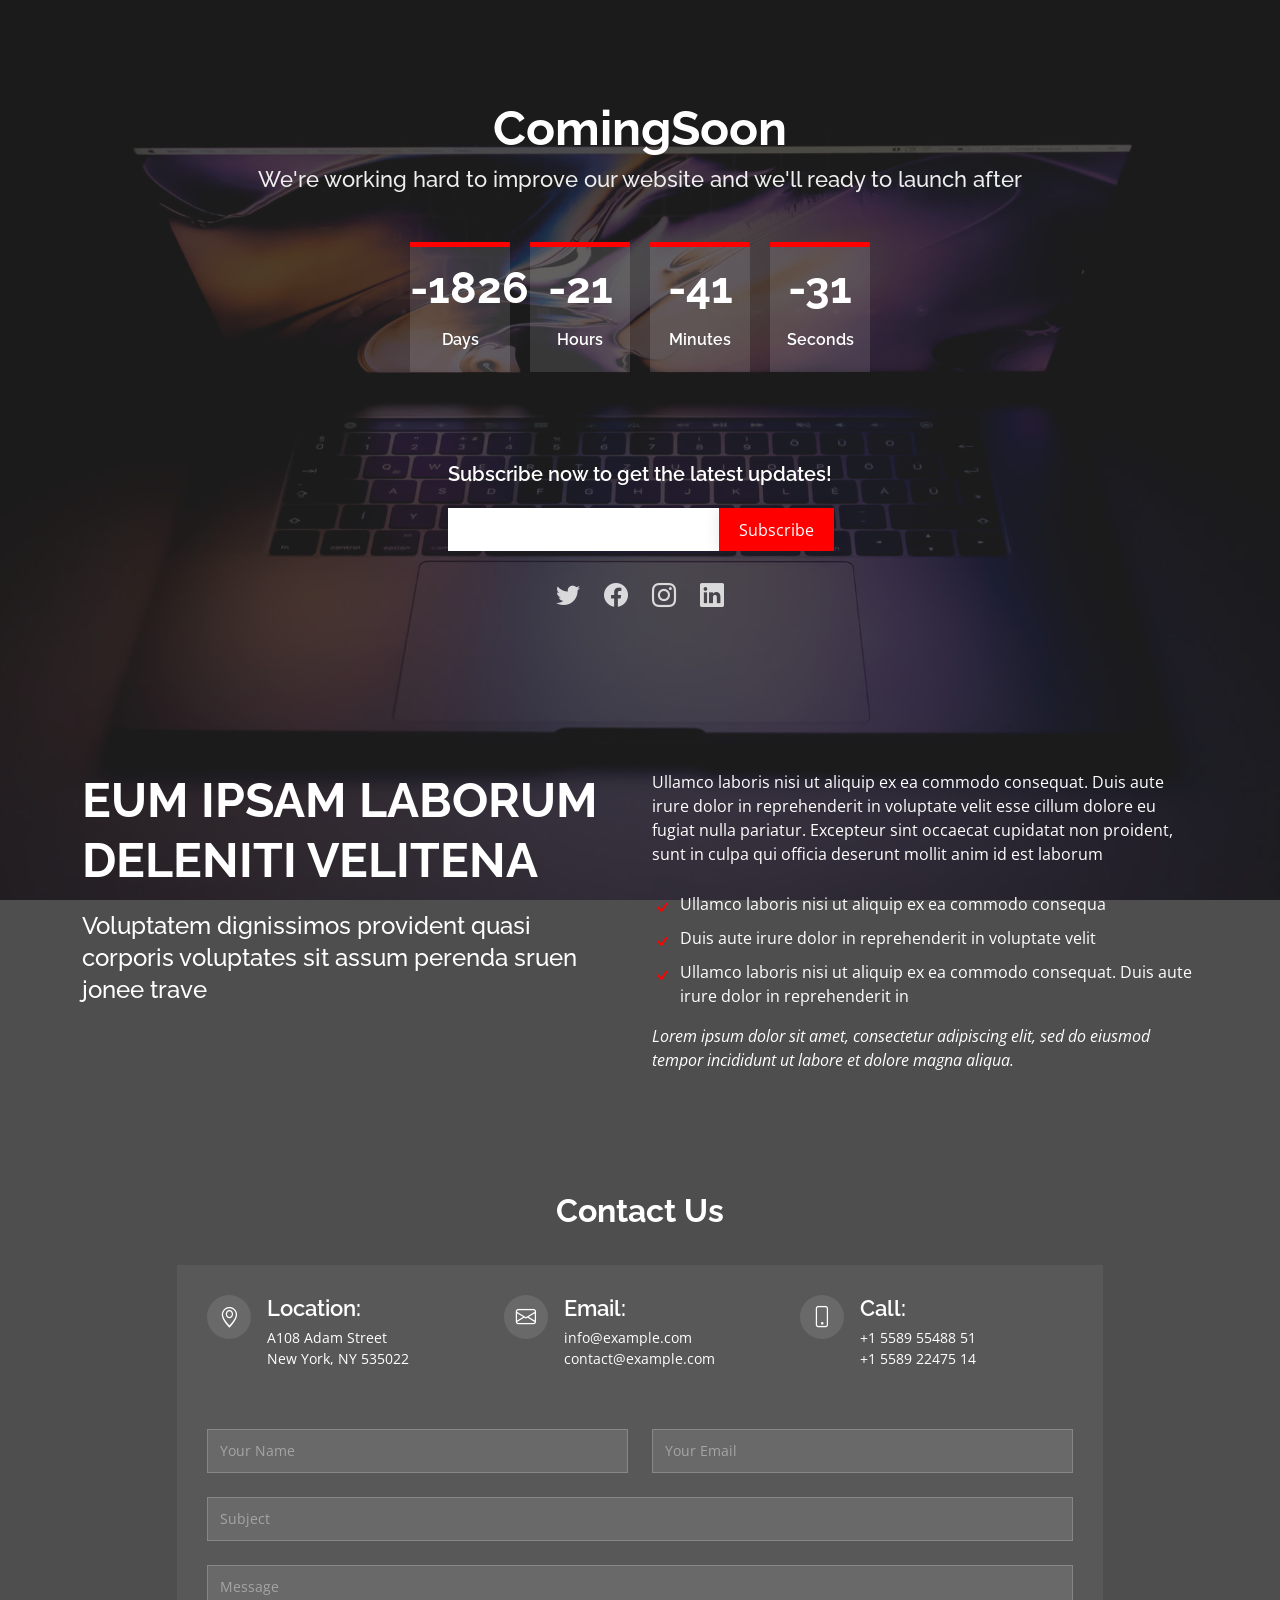
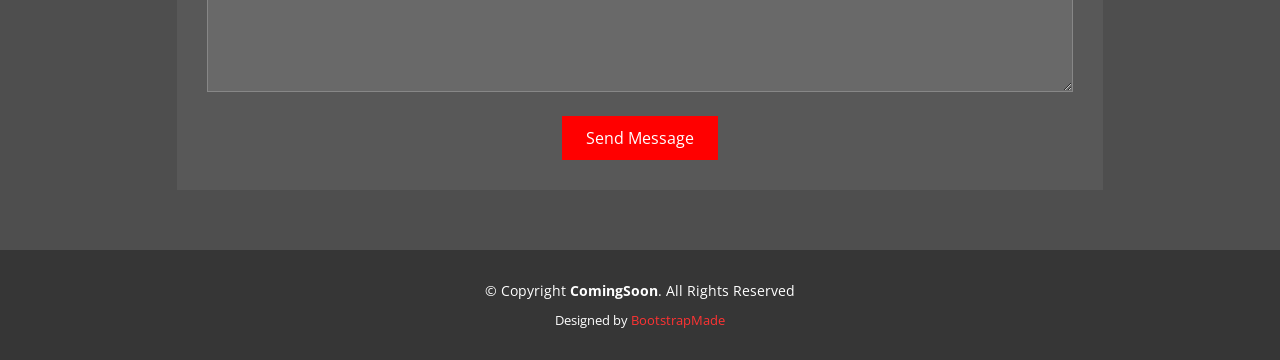
<file: ComingSoon/index.html>
<!DOCTYPE html>
<html lang="en">

<head>
  <meta charset="utf-8">
  <meta content="width=device-width, initial-scale=1.0" name="viewport">
  <title>ComingSoon - Bootstrap Coming Soon Template</title>
  <meta content="" name="description">
  <meta content="" name="keywords">

  <!-- Favicons -->
  <link href="assets/img/favicon.png" rel="icon">
  <link href="assets/img/apple-touch-icon.png" rel="apple-touch-icon">

  <!-- Google Fonts -->
  <link href="https://fonts.googleapis.com/css?family=Open+Sans:300,300i,400,400i,600,600i,700,700i|Raleway:300,300i,400,400i,600,600i,700,700i" rel="stylesheet">

  <!-- Vendor CSS Files -->
  <link href="assets/vendor/bootstrap/css/bootstrap.min.css" rel="stylesheet">
  <link href="assets/vendor/bootstrap-icons/bootstrap-icons.css" rel="stylesheet">

  <!-- Template Main CSS File -->
  <link href="assets/css/style.css" rel="stylesheet">

  <!-- =======================================================
  * Template Name: ComingSoon - v4.3.0
  * Template URL: https://bootstrapmade.com/comingsoon-free-html-bootstrap-template/
  * Author: BootstrapMade.com
  * License: https://bootstrapmade.com/license/
  ======================================================== -->
</head>

<body>

  <!-- ======= Header ======= -->
  <header id="header" class="d-flex align-items-center">
    <div class="container d-flex flex-column align-items-center">

      <h1>ComingSoon</h1>
      <h2>We're working hard to improve our website and we'll ready to launch after</h2>
      <div class="countdown d-flex justify-content-center" data-count="2021/12/5">
        <div>
          <h3>%d</h3>
          <h4>Days</h4>
        </div>
        <div>
          <h3>%h</h3>
          <h4>Hours</h4>
        </div>
        <div>
          <h3>%m</h3>
          <h4>Minutes</h4>
        </div>
        <div>
          <h3>%s</h3>
          <h4>Seconds</h4>
        </div>
      </div>

      <div class="subscribe">
        <h4>Subscribe now to get the latest updates!</h4>
        <form action="forms/notify.php" method="post" role="form" class="php-email-form">
          <div class="subscribe-form">
            <input type="email" name="email"><input type="submit" value="Subscribe">
          </div>
          <div class="mt-2">
            <div class="loading">Loading</div>
            <div class="error-message"></div>
            <div class="sent-message">Your notification request was sent. Thank you!</div>
          </div>
        </form>
      </div>

      <div class="social-links text-center">
        <a href="#" class="twitter"><i class="bi bi-twitter"></i></a>
        <a href="#" class="facebook"><i class="bi bi-facebook"></i></a>
        <a href="#" class="instagram"><i class="bi bi-instagram"></i></a>
        <a href="#" class="linkedin"><i class="bi bi-linkedin"></i></a>
      </div>

    </div>
  </header><!-- End #header -->

  <main id="main">

    <!-- ======= About Us Section ======= -->
    <section id="about" class="about">
      <div class="container">

        <div class="row content">
          <div class="col-lg-6">
            <h2>Eum ipsam laborum deleniti velitena</h2>
            <h3>Voluptatem dignissimos provident quasi corporis voluptates sit assum perenda sruen jonee trave</h3>
          </div>
          <div class="col-lg-6 pt-4 pt-lg-0">
            <p>
              Ullamco laboris nisi ut aliquip ex ea commodo consequat. Duis aute irure dolor in reprehenderit in voluptate
              velit esse cillum dolore eu fugiat nulla pariatur. Excepteur sint occaecat cupidatat non proident, sunt in
              culpa qui officia deserunt mollit anim id est laborum
            </p>
            <ul>
              <li><i class="bi bi-check"></i> Ullamco laboris nisi ut aliquip ex ea commodo consequa</li>
              <li><i class="bi bi-check"></i> Duis aute irure dolor in reprehenderit in voluptate velit</li>
              <li><i class="bi bi-check"></i> Ullamco laboris nisi ut aliquip ex ea commodo consequat. Duis aute irure dolor in reprehenderit in</li>
            </ul>
            <p class="fst-italic">
              Lorem ipsum dolor sit amet, consectetur adipiscing elit, sed do eiusmod tempor incididunt ut labore et dolore
              magna aliqua.
            </p>
          </div>
        </div>

      </div>
    </section><!-- End About Us Section -->

    <!-- ======= Contact Us Section ======= -->
    <section id="contact" class="contact">
      <div class="container">

        <div class="section-title">
          <h2>Contact Us</h2>
        </div>

        <div class="row justify-content-center">

          <div class="col-lg-10">

            <div class="info-wrap">
              <div class="row">
                <div class="col-lg-4 info">
                  <i class="bi bi-geo-alt"></i>
                  <h4>Location:</h4>
                  <p>A108 Adam Street<br>New York, NY 535022</p>
                </div>

                <div class="col-lg-4 info mt-4 mt-lg-0">
                  <i class="bi bi-envelope"></i>
                  <h4>Email:</h4>
                  <p>info@example.com<br>contact@example.com</p>
                </div>

                <div class="col-lg-4 info mt-4 mt-lg-0">
                  <i class="bi bi-phone"></i>
                  <h4>Call:</h4>
                  <p>+1 5589 55488 51<br>+1 5589 22475 14</p>
                </div>
              </div>
            </div>

          </div>

        </div>

        <div class="row justify-content-center">
          <div class="col-lg-10">
            <form action="forms/contact.php" method="post" role="form" class="php-email-form">
              <div class="row">
                <div class="col-md-6 form-group">
                  <input type="text" name="name" class="form-control" id="name" placeholder="Your Name" required>
                </div>
                <div class="col-md-6 form-group mt-3 mt-md-0">
                  <input type="email" class="form-control" name="email" id="email" placeholder="Your Email" required>
                </div>
              </div>
              <div class="form-group mt-3">
                <input type="text" class="form-control" name="subject" id="subject" placeholder="Subject" required>
              </div>
              <div class="form-group mt-3">
                <textarea class="form-control" name="message" rows="5" placeholder="Message" required></textarea>
              </div>
              <div class="my-3">
                <div class="loading">Loading</div>
                <div class="error-message"></div>
                <div class="sent-message">Your message has been sent. Thank you!</div>
              </div>
              <div class="text-center"><button type="submit">Send Message</button></div>
            </form>
          </div>

        </div>

      </div>
    </section><!-- End Contact Us Section -->

  </main><!-- End #main -->

  <!-- ======= Footer ======= -->
  <footer id="footer">
    <div class="container">
      <div class="copyright">
        &copy; Copyright <strong><span>ComingSoon</span></strong>. All Rights Reserved
      </div>
      <div class="credits">
        <!-- All the links in the footer should remain intact. -->
        <!-- You can delete the links only if you purchased the pro version. -->
        <!-- Licensing information: https://bootstrapmade.com/license/ -->
        <!-- Purchase the pro version with working PHP/AJAX contact form: https://bootstrapmade.com/comingsoon-free-html-bootstrap-template/ -->
        Designed by <a href="https://bootstrapmade.com/">BootstrapMade</a>
      </div>
    </div>
  </footer><!-- End #footer -->

  <a href="#" class="back-to-top d-flex align-items-center justify-content-center"><i class="bi bi-arrow-up-short"></i></a>

  <!-- Vendor JS Files -->
  <script src="assets/vendor/bootstrap/js/bootstrap.bundle.min.js"></script>
  <script src="assets/vendor/php-email-form/validate.js"></script>

  <!-- Template Main JS File -->
  <script src="assets/js/main.js"></script>

</body>

</html>
</file>
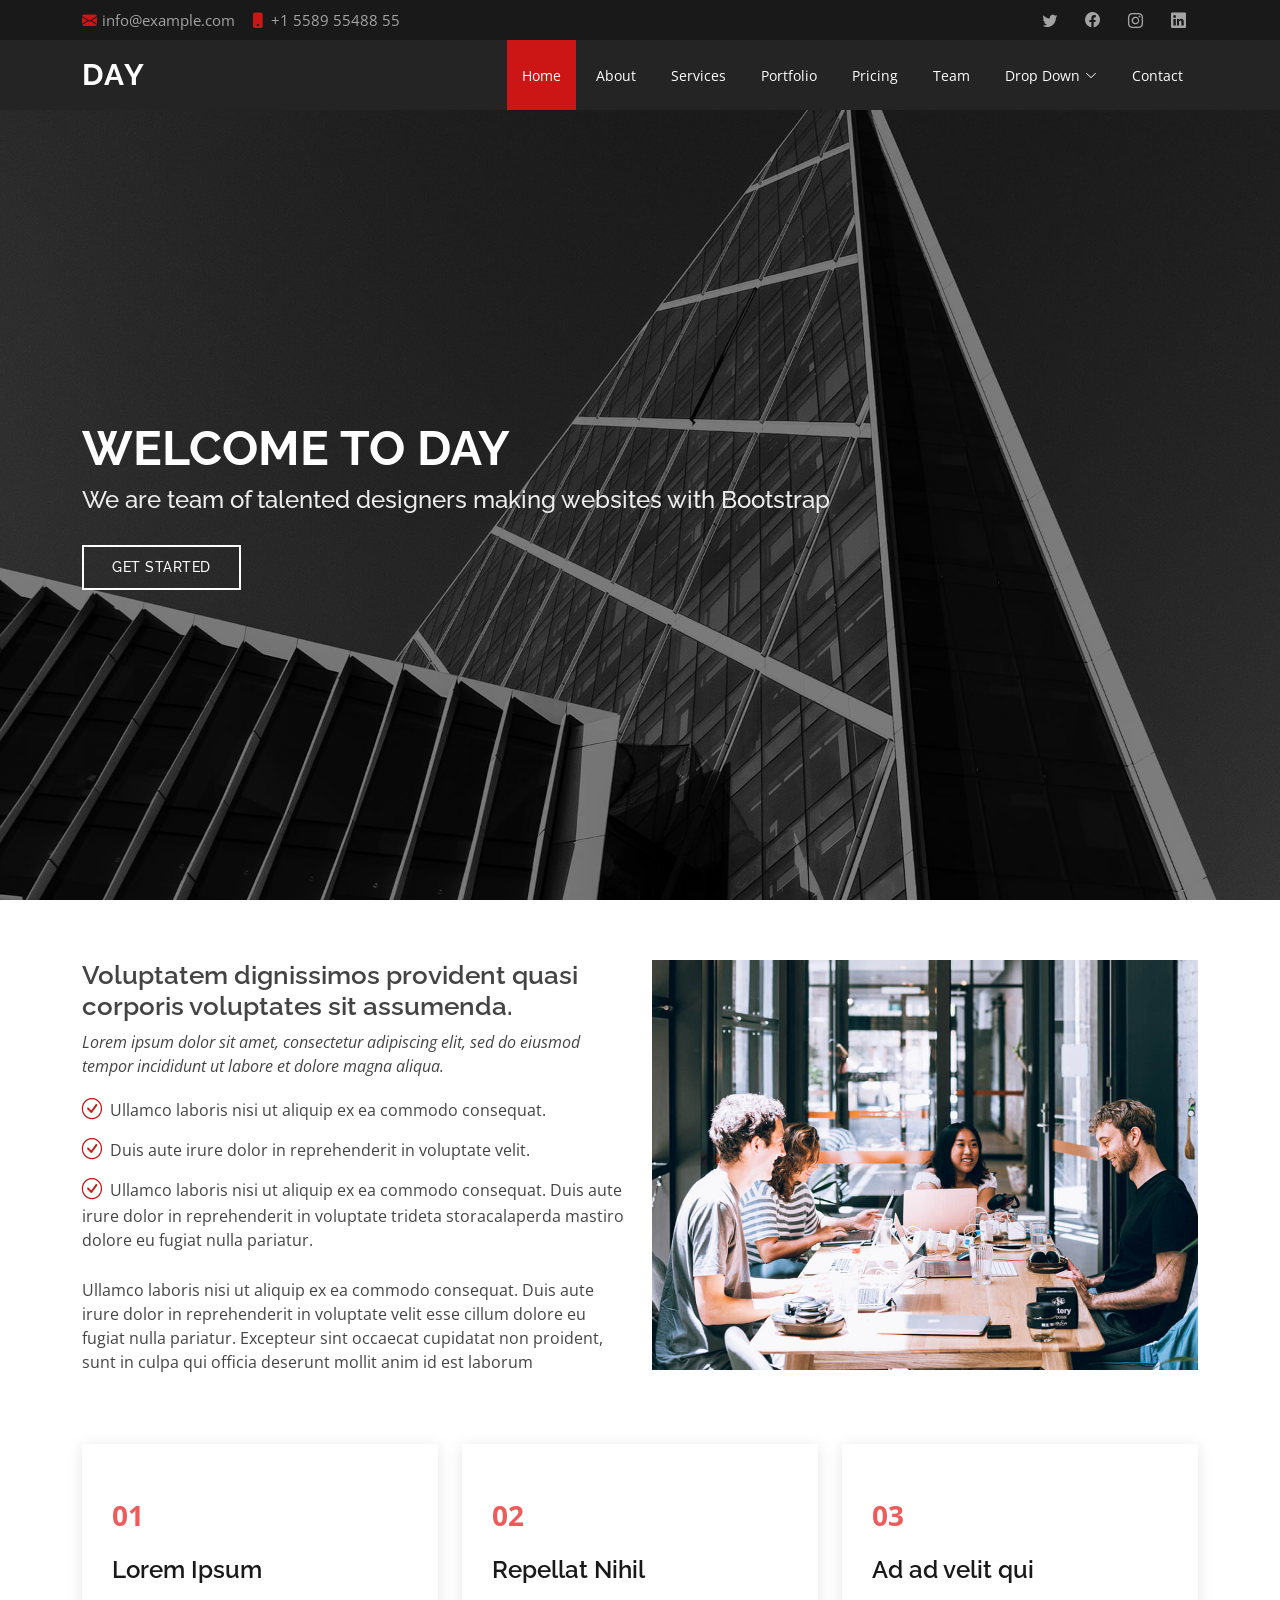
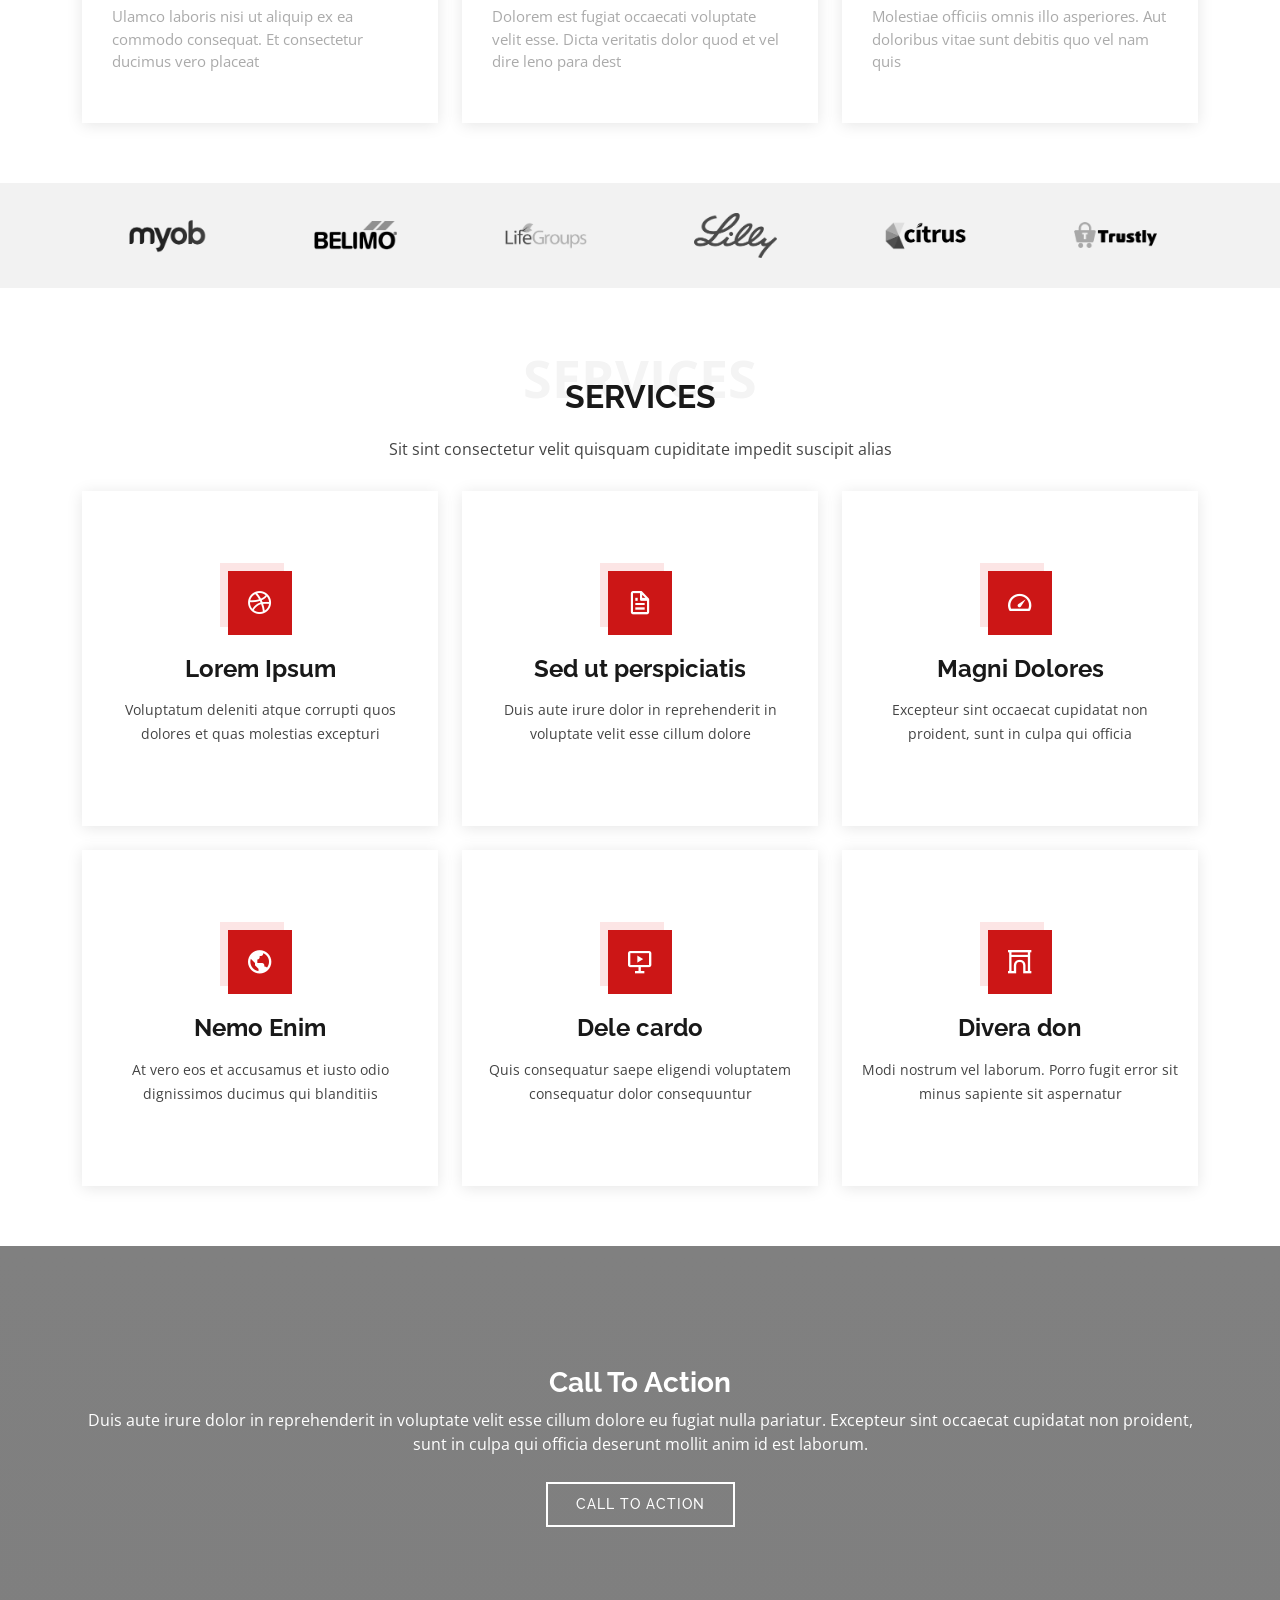
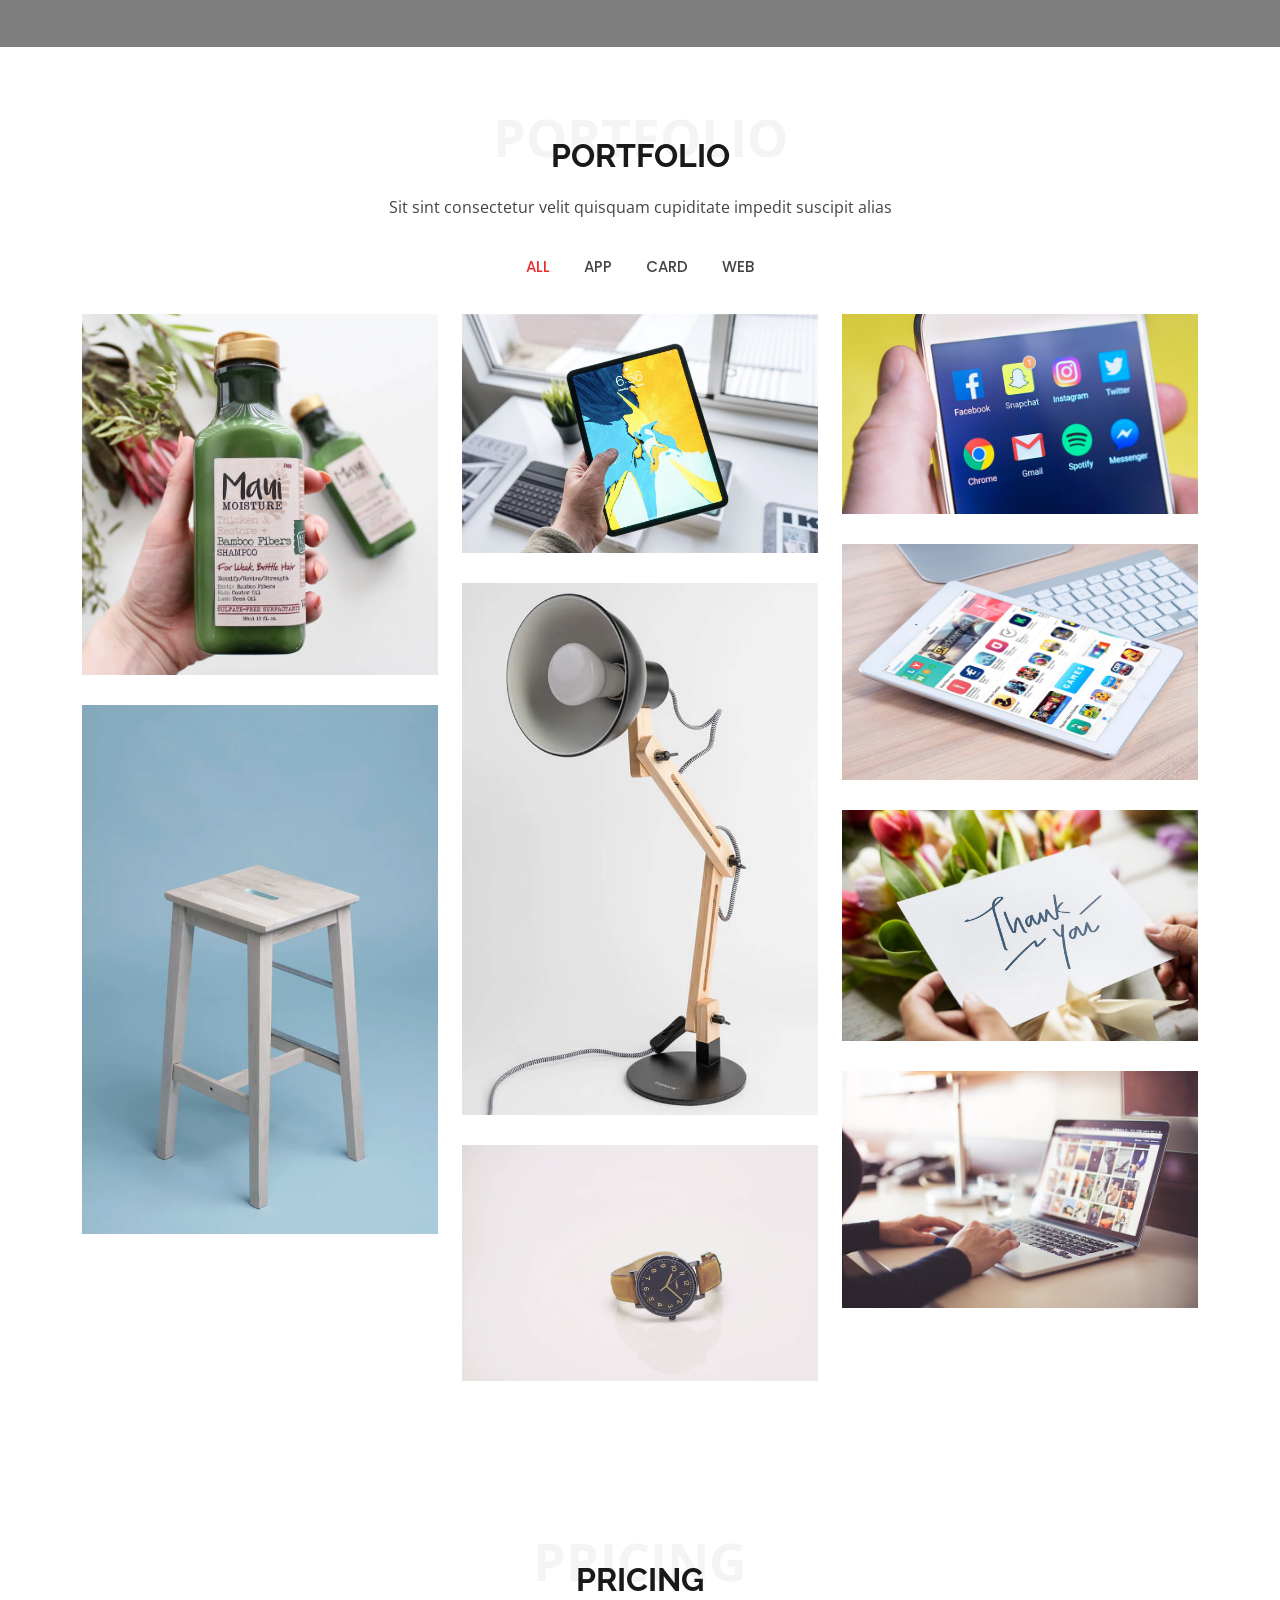
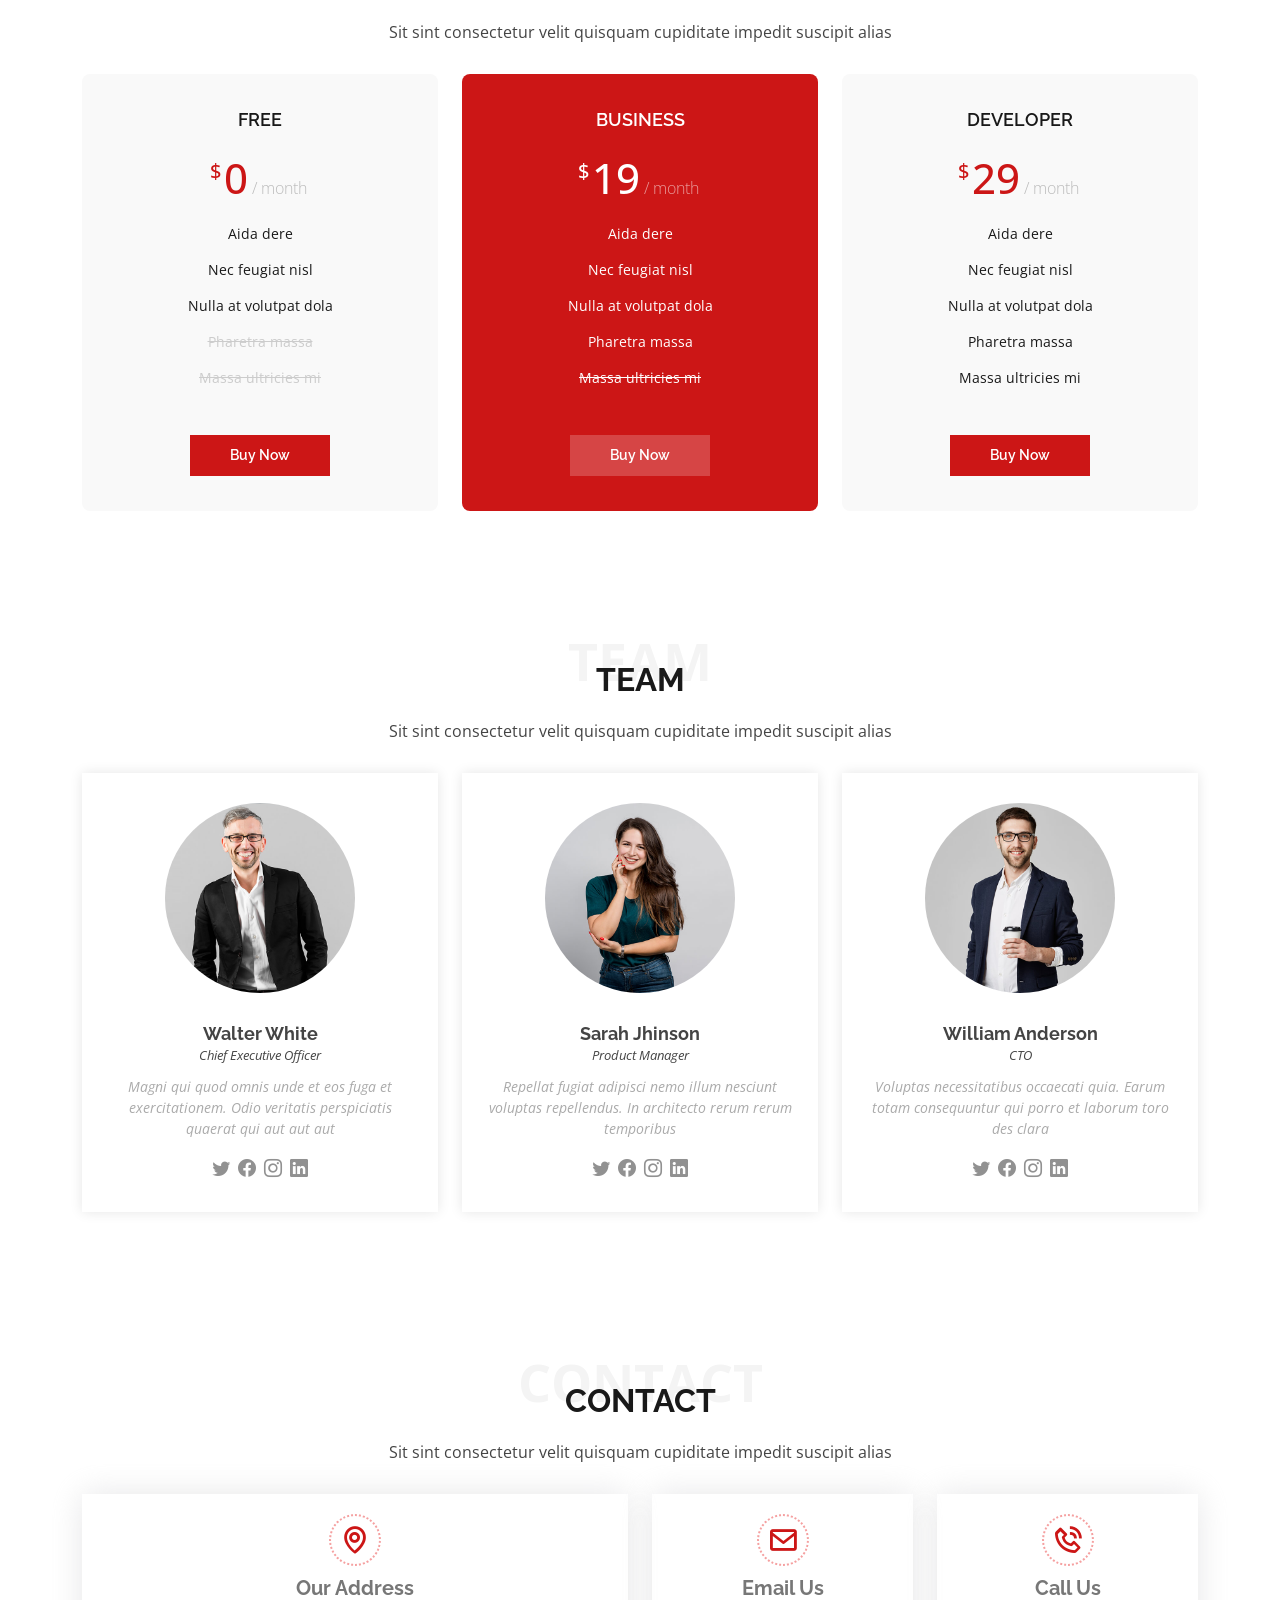
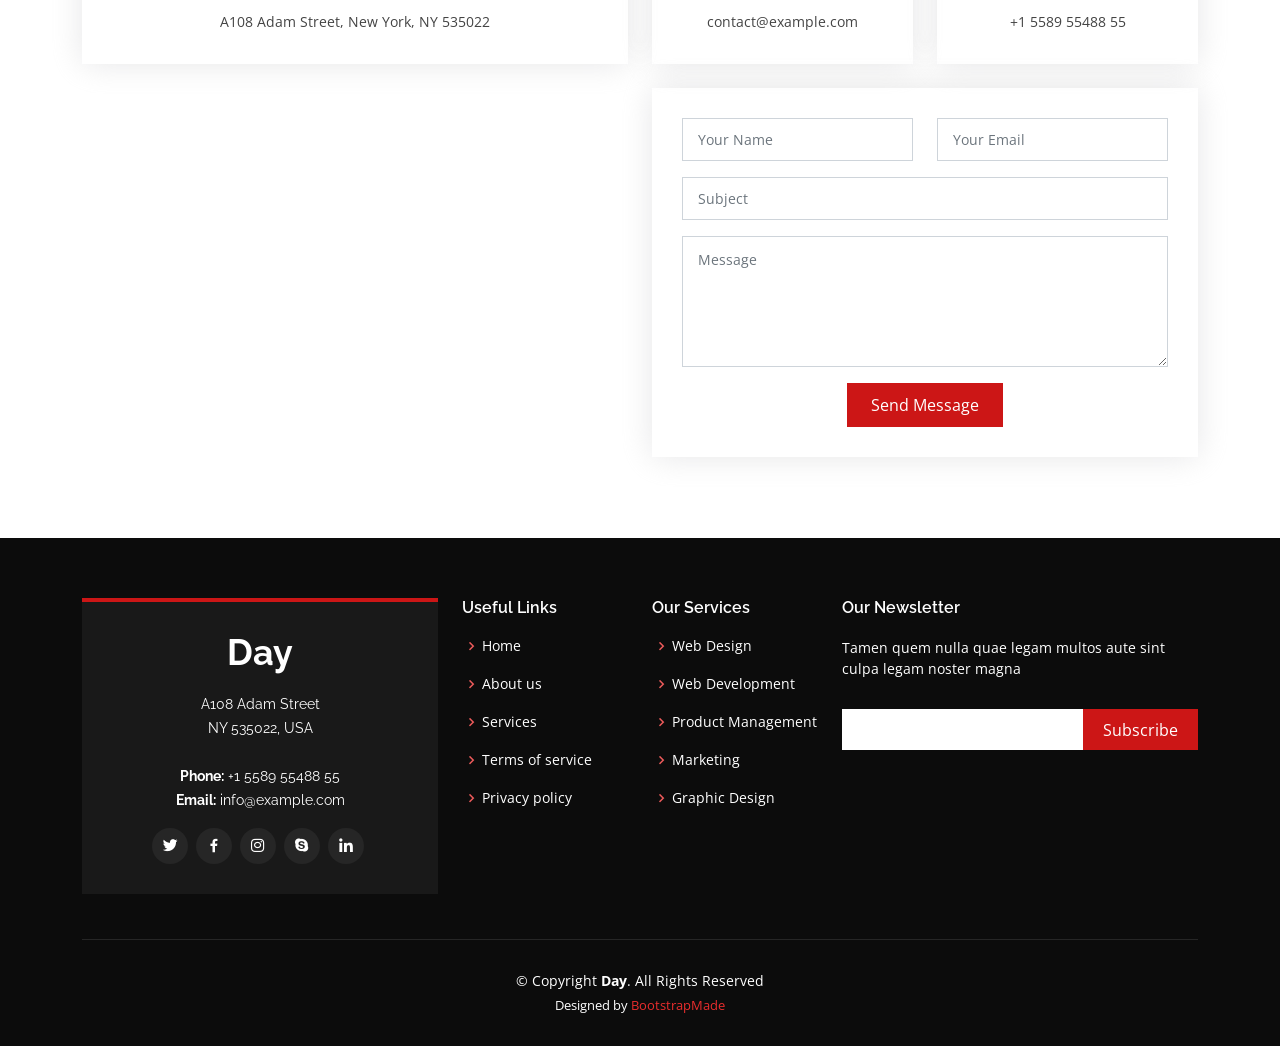
<file: Day/index.html>
<!DOCTYPE html>
<html lang="en">

<head>
  <meta charset="utf-8">
  <meta content="width=device-width, initial-scale=1.0" name="viewport">

  <title>Day Bootstrap Template - Index</title>
  <meta content="" name="description">
  <meta content="" name="keywords">

  <!-- Favicons -->
  <link href="assets/img/favicon.png" rel="icon">
  <link href="assets/img/apple-touch-icon.png" rel="apple-touch-icon">

  <!-- Google Fonts -->
  <link href="https://fonts.googleapis.com/css?family=Open+Sans:300,300i,400,400i,600,600i,700,700i|Raleway:300,300i,400,400i,500,500i,600,600i,700,700i|Poppins:300,300i,400,400i,500,500i,600,600i,700,700i" rel="stylesheet">

  <!-- Vendor CSS Files -->
  <link href="assets/vendor/aos/aos.css" rel="stylesheet">
  <link href="assets/vendor/bootstrap/css/bootstrap.min.css" rel="stylesheet">
  <link href="assets/vendor/bootstrap-icons/bootstrap-icons.css" rel="stylesheet">
  <link href="assets/vendor/boxicons/css/boxicons.min.css" rel="stylesheet">
  <link href="assets/vendor/glightbox/css/glightbox.min.css" rel="stylesheet">
  <link href="assets/vendor/swiper/swiper-bundle.min.css" rel="stylesheet">

  <!-- Template Main CSS File -->
  <link href="assets/css/style.css" rel="stylesheet">

  <!-- =======================================================
  * Template Name: Day - v4.3.0
  * Template URL: https://bootstrapmade.com/day-multipurpose-html-template-for-free/
  * Author: BootstrapMade.com
  * License: https://bootstrapmade.com/license/
  ======================================================== -->
</head>

<body>

  <!-- ======= Top Bar ======= -->
  <section id="topbar" class="d-flex align-items-center">
    <div class="container d-flex justify-content-center justify-content-md-between">
      <div class="contact-info d-flex align-items-center">
        <i class="bi bi-envelope-fill"></i><a href="mailto:contact@example.com">info@example.com</a>
        <i class="bi bi-phone-fill phone-icon"></i> +1 5589 55488 55
      </div>
      <div class="social-links d-none d-md-block">
        <a href="#" class="twitter"><i class="bi bi-twitter"></i></a>
        <a href="#" class="facebook"><i class="bi bi-facebook"></i></a>
        <a href="#" class="instagram"><i class="bi bi-instagram"></i></a>
        <a href="#" class="linkedin"><i class="bi bi-linkedin"></i></i></a>
      </div>
    </div>
  </section>

  <!-- ======= Header ======= -->
  <header id="header" class="d-flex align-items-center">
    <div class="container d-flex align-items-center justify-content-between">

      <h1 class="logo"><a href="index.html">Day</a></h1>
      <!-- Uncomment below if you prefer to use an image logo -->
      <!-- <a href="index.html" class="logo"><img src="assets/img/logo.png" alt="" class="img-fluid"></a>-->

      <nav id="navbar" class="navbar">
        <ul>
          <li><a class="nav-link scrollto active" href="#hero">Home</a></li>
          <li><a class="nav-link scrollto" href="#about">About</a></li>
          <li><a class="nav-link scrollto" href="#services">Services</a></li>
          <li><a class="nav-link scrollto " href="#portfolio">Portfolio</a></li>
          <li><a class="nav-link scrollto" href="#pricing">Pricing</a></li>
          <li><a class="nav-link scrollto" href="#team">Team</a></li>
          <li class="dropdown"><a href="#"><span>Drop Down</span> <i class="bi bi-chevron-down"></i></a>
            <ul>
              <li><a href="#">Drop Down 1</a></li>
              <li class="dropdown"><a href="#"><span>Deep Drop Down</span> <i class="bi bi-chevron-right"></i></a>
                <ul>
                  <li><a href="#">Deep Drop Down 1</a></li>
                  <li><a href="#">Deep Drop Down 2</a></li>
                  <li><a href="#">Deep Drop Down 3</a></li>
                  <li><a href="#">Deep Drop Down 4</a></li>
                  <li><a href="#">Deep Drop Down 5</a></li>
                </ul>
              </li>
              <li><a href="#">Drop Down 2</a></li>
              <li><a href="#">Drop Down 3</a></li>
              <li><a href="#">Drop Down 4</a></li>
            </ul>
          </li>
          <li><a class="nav-link scrollto" href="#contact">Contact</a></li>
        </ul>
        <i class="bi bi-list mobile-nav-toggle"></i>
      </nav><!-- .navbar -->

    </div>
  </header><!-- End Header -->

  <!-- ======= Hero Section ======= -->
  <section id="hero" class="d-flex align-items-center">
    <div class="container position-relative" data-aos="fade-up" data-aos-delay="500">
      <h1>Welcome to Day</h1>
      <h2>We are team of talented designers making websites with Bootstrap</h2>
      <a href="#about" class="btn-get-started scrollto">Get Started</a>
    </div>
  </section><!-- End Hero -->

  <main id="main">

    <!-- ======= About Section ======= -->
    <section id="about" class="about">
      <div class="container">

        <div class="row">
          <div class="col-lg-6 order-1 order-lg-2" data-aos="fade-left">
            <img src="assets/img/about.jpg" class="img-fluid" alt="">
          </div>
          <div class="col-lg-6 pt-4 pt-lg-0 order-2 order-lg-1 content" data-aos="fade-right">
            <h3>Voluptatem dignissimos provident quasi corporis voluptates sit assumenda.</h3>
            <p class="fst-italic">
              Lorem ipsum dolor sit amet, consectetur adipiscing elit, sed do eiusmod tempor incididunt ut labore et dolore
              magna aliqua.
            </p>
            <ul>
              <li><i class="bi bi-check-circle"></i> Ullamco laboris nisi ut aliquip ex ea commodo consequat.</li>
              <li><i class="bi bi-check-circle"></i> Duis aute irure dolor in reprehenderit in voluptate velit.</li>
              <li><i class="bi bi-check-circle"></i> Ullamco laboris nisi ut aliquip ex ea commodo consequat. Duis aute irure dolor in reprehenderit in voluptate trideta storacalaperda mastiro dolore eu fugiat nulla pariatur.</li>
            </ul>
            <p>
              Ullamco laboris nisi ut aliquip ex ea commodo consequat. Duis aute irure dolor in reprehenderit in voluptate
              velit esse cillum dolore eu fugiat nulla pariatur. Excepteur sint occaecat cupidatat non proident, sunt in
              culpa qui officia deserunt mollit anim id est laborum
            </p>
          </div>
        </div>

      </div>
    </section><!-- End About Section -->

    <!-- ======= Why Us Section ======= -->
    <section id="why-us" class="why-us">
      <div class="container">

        <div class="row">

          <div class="col-lg-4" data-aos="fade-up">
            <div class="box">
              <span>01</span>
              <h4>Lorem Ipsum</h4>
              <p>Ulamco laboris nisi ut aliquip ex ea commodo consequat. Et consectetur ducimus vero placeat</p>
            </div>
          </div>

          <div class="col-lg-4 mt-4 mt-lg-0" data-aos="fade-up" data-aos-delay="150">
            <div class="box">
              <span>02</span>
              <h4>Repellat Nihil</h4>
              <p>Dolorem est fugiat occaecati voluptate velit esse. Dicta veritatis dolor quod et vel dire leno para dest</p>
            </div>
          </div>

          <div class="col-lg-4 mt-4 mt-lg-0" data-aos="fade-up" data-aos-delay="300">
            <div class="box">
              <span>03</span>
              <h4> Ad ad velit qui</h4>
              <p>Molestiae officiis omnis illo asperiores. Aut doloribus vitae sunt debitis quo vel nam quis</p>
            </div>
          </div>

        </div>

      </div>
    </section><!-- End Why Us Section -->

    <!-- ======= Clients Section ======= -->
    <section id="clients" class="clients">
      <div class="container" data-aos="zoom-in">

        <div class="row d-flex align-items-center">

          <div class="col-lg-2 col-md-4 col-6">
            <img src="assets/img/clients/client-1.png" class="img-fluid" alt="">
          </div>

          <div class="col-lg-2 col-md-4 col-6">
            <img src="assets/img/clients/client-2.png" class="img-fluid" alt="">
          </div>

          <div class="col-lg-2 col-md-4 col-6">
            <img src="assets/img/clients/client-3.png" class="img-fluid" alt="">
          </div>

          <div class="col-lg-2 col-md-4 col-6">
            <img src="assets/img/clients/client-4.png" class="img-fluid" alt="">
          </div>

          <div class="col-lg-2 col-md-4 col-6">
            <img src="assets/img/clients/client-5.png" class="img-fluid" alt="">
          </div>

          <div class="col-lg-2 col-md-4 col-6">
            <img src="assets/img/clients/client-6.png" class="img-fluid" alt="">
          </div>

        </div>

      </div>
    </section><!-- End Clients Section -->

    <!-- ======= Services Section ======= -->
    <section id="services" class="services">
      <div class="container">

        <div class="section-title">
          <span>Services</span>
          <h2>Services</h2>
          <p>Sit sint consectetur velit quisquam cupiditate impedit suscipit alias</p>
        </div>

        <div class="row">
          <div class="col-lg-4 col-md-6 d-flex align-items-stretch" data-aos="fade-up">
            <div class="icon-box">
              <div class="icon"><i class="bx bxl-dribbble"></i></div>
              <h4><a href="">Lorem Ipsum</a></h4>
              <p>Voluptatum deleniti atque corrupti quos dolores et quas molestias excepturi</p>
            </div>
          </div>

          <div class="col-lg-4 col-md-6 d-flex align-items-stretch mt-4 mt-md-0" data-aos="fade-up" data-aos-delay="150">
            <div class="icon-box">
              <div class="icon"><i class="bx bx-file"></i></div>
              <h4><a href="">Sed ut perspiciatis</a></h4>
              <p>Duis aute irure dolor in reprehenderit in voluptate velit esse cillum dolore</p>
            </div>
          </div>

          <div class="col-lg-4 col-md-6 d-flex align-items-stretch mt-4 mt-lg-0" data-aos="fade-up" data-aos-delay="300">
            <div class="icon-box">
              <div class="icon"><i class="bx bx-tachometer"></i></div>
              <h4><a href="">Magni Dolores</a></h4>
              <p>Excepteur sint occaecat cupidatat non proident, sunt in culpa qui officia</p>
            </div>
          </div>

          <div class="col-lg-4 col-md-6 d-flex align-items-stretch mt-4" data-aos="fade-up" data-aos-delay="450">
            <div class="icon-box">
              <div class="icon"><i class="bx bx-world"></i></div>
              <h4><a href="">Nemo Enim</a></h4>
              <p>At vero eos et accusamus et iusto odio dignissimos ducimus qui blanditiis</p>
            </div>
          </div>

          <div class="col-lg-4 col-md-6 d-flex align-items-stretch mt-4" data-aos="fade-up" data-aos-delay="600">
            <div class="icon-box">
              <div class="icon"><i class="bx bx-slideshow"></i></div>
              <h4><a href="">Dele cardo</a></h4>
              <p>Quis consequatur saepe eligendi voluptatem consequatur dolor consequuntur</p>
            </div>
          </div>

          <div class="col-lg-4 col-md-6 d-flex align-items-stretch mt-4" data-aos="fade-up" data-aos-delay="750">
            <div class="icon-box">
              <div class="icon"><i class="bx bx-arch"></i></div>
              <h4><a href="">Divera don</a></h4>
              <p>Modi nostrum vel laborum. Porro fugit error sit minus sapiente sit aspernatur</p>
            </div>
          </div>

        </div>

      </div>
    </section><!-- End Services Section -->

    <!-- ======= Cta Section ======= -->
    <section id="cta" class="cta">
      <div class="container" data-aos="zoom-in">

        <div class="text-center">
          <h3>Call To Action</h3>
          <p> Duis aute irure dolor in reprehenderit in voluptate velit esse cillum dolore eu fugiat nulla pariatur. Excepteur sint occaecat cupidatat non proident, sunt in culpa qui officia deserunt mollit anim id est laborum.</p>
          <a class="cta-btn" href="#">Call To Action</a>
        </div>

      </div>
    </section><!-- End Cta Section -->

    <!-- ======= Portfolio Section ======= -->
    <section id="portfolio" class="portfolio">
      <div class="container">

        <div class="section-title">
          <span>Portfolio</span>
          <h2>Portfolio</h2>
          <p>Sit sint consectetur velit quisquam cupiditate impedit suscipit alias</p>
        </div>

        <div class="row" data-aos="fade-up">
          <div class="col-lg-12 d-flex justify-content-center">
            <ul id="portfolio-flters">
              <li data-filter="*" class="filter-active">All</li>
              <li data-filter=".filter-app">App</li>
              <li data-filter=".filter-card">Card</li>
              <li data-filter=".filter-web">Web</li>
            </ul>
          </div>
        </div>

        <div class="row portfolio-container" data-aos="fade-up" data-aos-delay="150">

          <div class="col-lg-4 col-md-6 portfolio-item filter-app">
            <img src="assets/img/portfolio/portfolio-1.jpg" class="img-fluid" alt="">
            <div class="portfolio-info">
              <h4>App 1</h4>
              <p>App</p>
              <a href="assets/img/portfolio/portfolio-1.jpg" data-gallery="portfolioGallery" class="portfolio-lightbox preview-link" title="App 1"><i class="bx bx-plus"></i></a>
              <a href="portfolio-details.html" class="details-link" title="More Details"><i class="bx bx-link"></i></a>
            </div>
          </div>

          <div class="col-lg-4 col-md-6 portfolio-item filter-web">
            <img src="assets/img/portfolio/portfolio-2.jpg" class="img-fluid" alt="">
            <div class="portfolio-info">
              <h4>Web 3</h4>
              <p>Web</p>
              <a href="assets/img/portfolio/portfolio-2.jpg" data-gallery="portfolioGallery" class="portfolio-lightbox preview-link" title="Web 3"><i class="bx bx-plus"></i></a>
              <a href="portfolio-details.html" class="details-link" title="More Details"><i class="bx bx-link"></i></a>
            </div>
          </div>

          <div class="col-lg-4 col-md-6 portfolio-item filter-app">
            <img src="assets/img/portfolio/portfolio-3.jpg" class="img-fluid" alt="">
            <div class="portfolio-info">
              <h4>App 2</h4>
              <p>App</p>
              <a href="assets/img/portfolio/portfolio-3.jpg" data-gallery="portfolioGallery" class="portfolio-lightbox preview-link" title="App 2"><i class="bx bx-plus"></i></a>
              <a href="portfolio-details.html" class="details-link" title="More Details"><i class="bx bx-link"></i></a>
            </div>
          </div>

          <div class="col-lg-4 col-md-6 portfolio-item filter-card">
            <img src="assets/img/portfolio/portfolio-4.jpg" class="img-fluid" alt="">
            <div class="portfolio-info">
              <h4>Card 2</h4>
              <p>Card</p>
              <a href="assets/img/portfolio/portfolio-4.jpg" data-gallery="portfolioGallery" class="portfolio-lightbox preview-link" title="Card 2"><i class="bx bx-plus"></i></a>
              <a href="portfolio-details.html" class="details-link" title="More Details"><i class="bx bx-link"></i></a>
            </div>
          </div>

          <div class="col-lg-4 col-md-6 portfolio-item filter-web">
            <img src="assets/img/portfolio/portfolio-5.jpg" class="img-fluid" alt="">
            <div class="portfolio-info">
              <h4>Web 2</h4>
              <p>Web</p>
              <a href="assets/img/portfolio/portfolio-5.jpg" data-gallery="portfolioGallery" class="portfolio-lightbox preview-link" title="Web 2"><i class="bx bx-plus"></i></a>
              <a href="portfolio-details.html" class="details-link" title="More Details"><i class="bx bx-link"></i></a>
            </div>
          </div>

          <div class="col-lg-4 col-md-6 portfolio-item filter-app">
            <img src="assets/img/portfolio/portfolio-6.jpg" class="img-fluid" alt="">
            <div class="portfolio-info">
              <h4>App 3</h4>
              <p>App</p>
              <a href="assets/img/portfolio/portfolio-6.jpg" data-gallery="portfolioGallery" class="portfolio-lightbox preview-link" title="App 3"><i class="bx bx-plus"></i></a>
              <a href="portfolio-details.html" class="details-link" title="More Details"><i class="bx bx-link"></i></a>
            </div>
          </div>

          <div class="col-lg-4 col-md-6 portfolio-item filter-card">
            <img src="assets/img/portfolio/portfolio-7.jpg" class="img-fluid" alt="">
            <div class="portfolio-info">
              <h4>Card 1</h4>
              <p>Card</p>
              <a href="assets/img/portfolio/portfolio-7.jpg" data-gallery="portfolioGallery" class="portfolio-lightbox preview-link" title="Card 1"><i class="bx bx-plus"></i></a>
              <a href="portfolio-details.html" class="details-link" title="More Details"><i class="bx bx-link"></i></a>
            </div>
          </div>

          <div class="col-lg-4 col-md-6 portfolio-item filter-card">
            <img src="assets/img/portfolio/portfolio-8.jpg" class="img-fluid" alt="">
            <div class="portfolio-info">
              <h4>Card 3</h4>
              <p>Card</p>
              <a href="assets/img/portfolio/portfolio-8.jpg" data-gallery="portfolioGallery" class="portfolio-lightbox preview-link" title="Card 3"><i class="bx bx-plus"></i></a>
              <a href="portfolio-details.html" class="details-link" title="More Details"><i class="bx bx-link"></i></a>
            </div>
          </div>

          <div class="col-lg-4 col-md-6 portfolio-item filter-web">
            <img src="assets/img/portfolio/portfolio-9.jpg" class="img-fluid" alt="">
            <div class="portfolio-info">
              <h4>Web 3</h4>
              <p>Web</p>
              <a href="assets/img/portfolio/portfolio-9.jpg" data-gallery="portfolioGallery" class="portfolio-lightbox preview-link" title="Web 3"><i class="bx bx-plus"></i></a>
              <a href="portfolio-details.html" class="details-link" title="More Details"><i class="bx bx-link"></i></a>
            </div>
          </div>

        </div>

      </div>
    </section><!-- End Portfolio Section -->

    <!-- ======= Pricing Section ======= -->
    <section id="pricing" class="pricing">
      <div class="container">

        <div class="section-title">
          <span>Pricing</span>
          <h2>Pricing</h2>
          <p>Sit sint consectetur velit quisquam cupiditate impedit suscipit alias</p>
        </div>

        <div class="row">

          <div class="col-lg-4 col-md-6" data-aos="zoom-in" data-aos-delay="150">
            <div class="box">
              <h3>Free</h3>
              <h4><sup>$</sup>0<span> / month</span></h4>
              <ul>
                <li>Aida dere</li>
                <li>Nec feugiat nisl</li>
                <li>Nulla at volutpat dola</li>
                <li class="na">Pharetra massa</li>
                <li class="na">Massa ultricies mi</li>
              </ul>
              <div class="btn-wrap">
                <a href="#" class="btn-buy">Buy Now</a>
              </div>
            </div>
          </div>

          <div class="col-lg-4 col-md-6 mt-4 mt-md-0" data-aos="zoom-in">
            <div class="box featured">
              <h3>Business</h3>
              <h4><sup>$</sup>19<span> / month</span></h4>
              <ul>
                <li>Aida dere</li>
                <li>Nec feugiat nisl</li>
                <li>Nulla at volutpat dola</li>
                <li>Pharetra massa</li>
                <li class="na">Massa ultricies mi</li>
              </ul>
              <div class="btn-wrap">
                <a href="#" class="btn-buy">Buy Now</a>
              </div>
            </div>
          </div>

          <div class="col-lg-4 col-md-6 mt-4 mt-lg-0" data-aos="zoom-in" data-aos-delay="150">
            <div class="box">
              <h3>Developer</h3>
              <h4><sup>$</sup>29<span> / month</span></h4>
              <ul>
                <li>Aida dere</li>
                <li>Nec feugiat nisl</li>
                <li>Nulla at volutpat dola</li>
                <li>Pharetra massa</li>
                <li>Massa ultricies mi</li>
              </ul>
              <div class="btn-wrap">
                <a href="#" class="btn-buy">Buy Now</a>
              </div>
            </div>
          </div>

        </div>

      </div>
    </section><!-- End Pricing Section -->

    <!-- ======= Team Section ======= -->
    <section id="team" class="team">
      <div class="container">

        <div class="section-title">
          <span>Team</span>
          <h2>Team</h2>
          <p>Sit sint consectetur velit quisquam cupiditate impedit suscipit alias</p>
        </div>

        <div class="row">
          <div class="col-lg-4 col-md-6 d-flex align-items-stretch" data-aos="zoom-in">
            <div class="member">
              <img src="assets/img/team/team-1.jpg" alt="">
              <h4>Walter White</h4>
              <span>Chief Executive Officer</span>
              <p>
                Magni qui quod omnis unde et eos fuga et exercitationem. Odio veritatis perspiciatis quaerat qui aut aut aut
              </p>
              <div class="social">
                <a href=""><i class="bi bi-twitter"></i></a>
                <a href=""><i class="bi bi-facebook"></i></a>
                <a href=""><i class="bi bi-instagram"></i></a>
                <a href=""><i class="bi bi-linkedin"></i></a>
              </div>
            </div>
          </div>

          <div class="col-lg-4 col-md-6 d-flex align-items-stretch" data-aos="zoom-in">
            <div class="member">
              <img src="assets/img/team/team-2.jpg" alt="">
              <h4>Sarah Jhinson</h4>
              <span>Product Manager</span>
              <p>
                Repellat fugiat adipisci nemo illum nesciunt voluptas repellendus. In architecto rerum rerum temporibus
              </p>
              <div class="social">
                <a href=""><i class="bi bi-twitter"></i></a>
                <a href=""><i class="bi bi-facebook"></i></a>
                <a href=""><i class="bi bi-instagram"></i></a>
                <a href=""><i class="bi bi-linkedin"></i></a>
              </div>
            </div>
          </div>

          <div class="col-lg-4 col-md-6 d-flex align-items-stretch" data-aos="zoom-in">
            <div class="member">
              <img src="assets/img/team/team-3.jpg" alt="">
              <h4>William Anderson</h4>
              <span>CTO</span>
              <p>
                Voluptas necessitatibus occaecati quia. Earum totam consequuntur qui porro et laborum toro des clara
              </p>
              <div class="social">
                <a href=""><i class="bi bi-twitter"></i></a>
                <a href=""><i class="bi bi-facebook"></i></a>
                <a href=""><i class="bi bi-instagram"></i></a>
                <a href=""><i class="bi bi-linkedin"></i></a>
              </div>
            </div>
          </div>

        </div>

      </div>
    </section><!-- End Team Section -->

    <!-- ======= Contact Section ======= -->
    <section id="contact" class="contact">
      <div class="container">

        <div class="section-title">
          <span>Contact</span>
          <h2>Contact</h2>
          <p>Sit sint consectetur velit quisquam cupiditate impedit suscipit alias</p>
        </div>

        <div class="row" data-aos="fade-up">
          <div class="col-lg-6">
            <div class="info-box mb-4">
              <i class="bx bx-map"></i>
              <h3>Our Address</h3>
              <p>A108 Adam Street, New York, NY 535022</p>
            </div>
          </div>

          <div class="col-lg-3 col-md-6">
            <div class="info-box  mb-4">
              <i class="bx bx-envelope"></i>
              <h3>Email Us</h3>
              <p>contact@example.com</p>
            </div>
          </div>

          <div class="col-lg-3 col-md-6">
            <div class="info-box  mb-4">
              <i class="bx bx-phone-call"></i>
              <h3>Call Us</h3>
              <p>+1 5589 55488 55</p>
            </div>
          </div>

        </div>

        <div class="row" data-aos="fade-up">

          <div class="col-lg-6 ">
            <iframe class="mb-4 mb-lg-0" src="https://www.google.com/maps/embed?pb=!1m14!1m8!1m3!1d12097.433213460943!2d-74.0062269!3d40.7101282!3m2!1i1024!2i768!4f13.1!3m3!1m2!1s0x0%3A0xb89d1fe6bc499443!2sDowntown+Conference+Center!5e0!3m2!1smk!2sbg!4v1539943755621" frameborder="0" style="border:0; width: 100%; height: 384px;" allowfullscreen></iframe>
          </div>

          <div class="col-lg-6">
            <form action="forms/contact.php" method="post" role="form" class="php-email-form">
              <div class="row">
                <div class="col-md-6 form-group">
                  <input type="text" name="name" class="form-control" id="name" placeholder="Your Name" required>
                </div>
                <div class="col-md-6 form-group mt-3 mt-md-0">
                  <input type="email" class="form-control" name="email" id="email" placeholder="Your Email" required>
                </div>
              </div>
              <div class="form-group mt-3">
                <input type="text" class="form-control" name="subject" id="subject" placeholder="Subject" required>
              </div>
              <div class="form-group mt-3">
                <textarea class="form-control" name="message" rows="5" placeholder="Message" required></textarea>
              </div>
              <div class="my-3">
                <div class="loading">Loading</div>
                <div class="error-message"></div>
                <div class="sent-message">Your message has been sent. Thank you!</div>
              </div>
              <div class="text-center"><button type="submit">Send Message</button></div>
            </form>
          </div>

        </div>

      </div>
    </section><!-- End Contact Section -->

  </main><!-- End #main -->

  <!-- ======= Footer ======= -->
  <footer id="footer">
    <div class="footer-top">
      <div class="container">
        <div class="row">

          <div class="col-lg-4 col-md-6">
            <div class="footer-info">
              <h3>Day</h3>
              <p>
                A108 Adam Street <br>
                NY 535022, USA<br><br>
                <strong>Phone:</strong> +1 5589 55488 55<br>
                <strong>Email:</strong> info@example.com<br>
              </p>
              <div class="social-links mt-3">
                <a href="#" class="twitter"><i class="bx bxl-twitter"></i></a>
                <a href="#" class="facebook"><i class="bx bxl-facebook"></i></a>
                <a href="#" class="instagram"><i class="bx bxl-instagram"></i></a>
                <a href="#" class="google-plus"><i class="bx bxl-skype"></i></a>
                <a href="#" class="linkedin"><i class="bx bxl-linkedin"></i></a>
              </div>
            </div>
          </div>

          <div class="col-lg-2 col-md-6 footer-links">
            <h4>Useful Links</h4>
            <ul>
              <li><i class="bx bx-chevron-right"></i> <a href="#">Home</a></li>
              <li><i class="bx bx-chevron-right"></i> <a href="#">About us</a></li>
              <li><i class="bx bx-chevron-right"></i> <a href="#">Services</a></li>
              <li><i class="bx bx-chevron-right"></i> <a href="#">Terms of service</a></li>
              <li><i class="bx bx-chevron-right"></i> <a href="#">Privacy policy</a></li>
            </ul>
          </div>

          <div class="col-lg-2 col-md-6 footer-links">
            <h4>Our Services</h4>
            <ul>
              <li><i class="bx bx-chevron-right"></i> <a href="#">Web Design</a></li>
              <li><i class="bx bx-chevron-right"></i> <a href="#">Web Development</a></li>
              <li><i class="bx bx-chevron-right"></i> <a href="#">Product Management</a></li>
              <li><i class="bx bx-chevron-right"></i> <a href="#">Marketing</a></li>
              <li><i class="bx bx-chevron-right"></i> <a href="#">Graphic Design</a></li>
            </ul>
          </div>

          <div class="col-lg-4 col-md-6 footer-newsletter">
            <h4>Our Newsletter</h4>
            <p>Tamen quem nulla quae legam multos aute sint culpa legam noster magna</p>
            <form action="" method="post">
              <input type="email" name="email"><input type="submit" value="Subscribe">
            </form>

          </div>

        </div>
      </div>
    </div>

    <div class="container">
      <div class="copyright">
        &copy; Copyright <strong><span>Day</span></strong>. All Rights Reserved
      </div>
      <div class="credits">
        <!-- All the links in the footer should remain intact. -->
        <!-- You can delete the links only if you purchased the pro version. -->
        <!-- Licensing information: https://bootstrapmade.com/license/ -->
        <!-- Purchase the pro version with working PHP/AJAX contact form: https://bootstrapmade.com/day-multipurpose-html-template-for-free/ -->
        Designed by <a href="https://bootstrapmade.com/">BootstrapMade</a>
      </div>
    </div>
  </footer><!-- End Footer -->

  <a href="#" class="back-to-top d-flex align-items-center justify-content-center"><i class="bi bi-arrow-up-short"></i></a>
  <div id="preloader"></div>

  <!-- Vendor JS Files -->
  <script src="assets/vendor/aos/aos.js"></script>
  <script src="assets/vendor/bootstrap/js/bootstrap.bundle.min.js"></script>
  <script src="assets/vendor/glightbox/js/glightbox.min.js"></script>
  <script src="assets/vendor/isotope-layout/isotope.pkgd.min.js"></script>
  <script src="assets/vendor/php-email-form/validate.js"></script>
  <script src="assets/vendor/swiper/swiper-bundle.min.js"></script>

  <!-- Template Main JS File -->
  <script src="assets/js/main.js"></script>

</body>

</html>
</file>
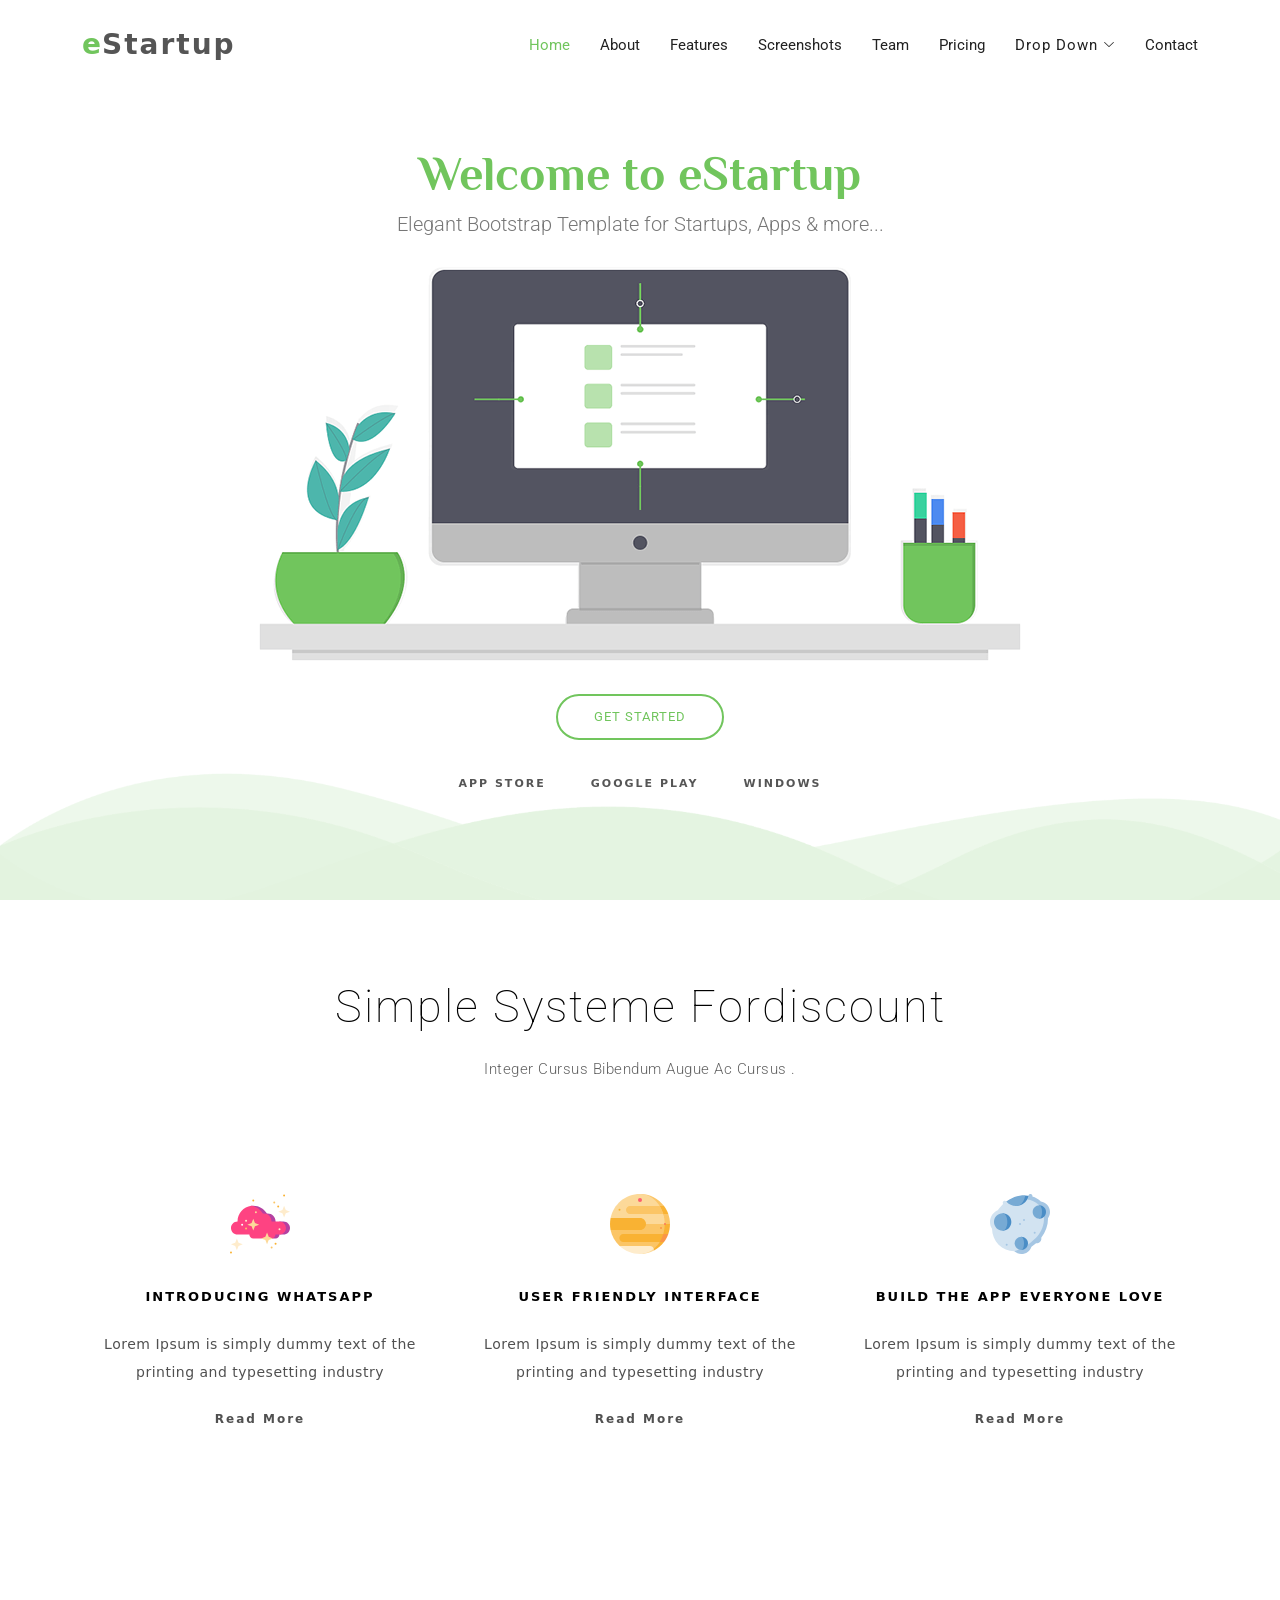
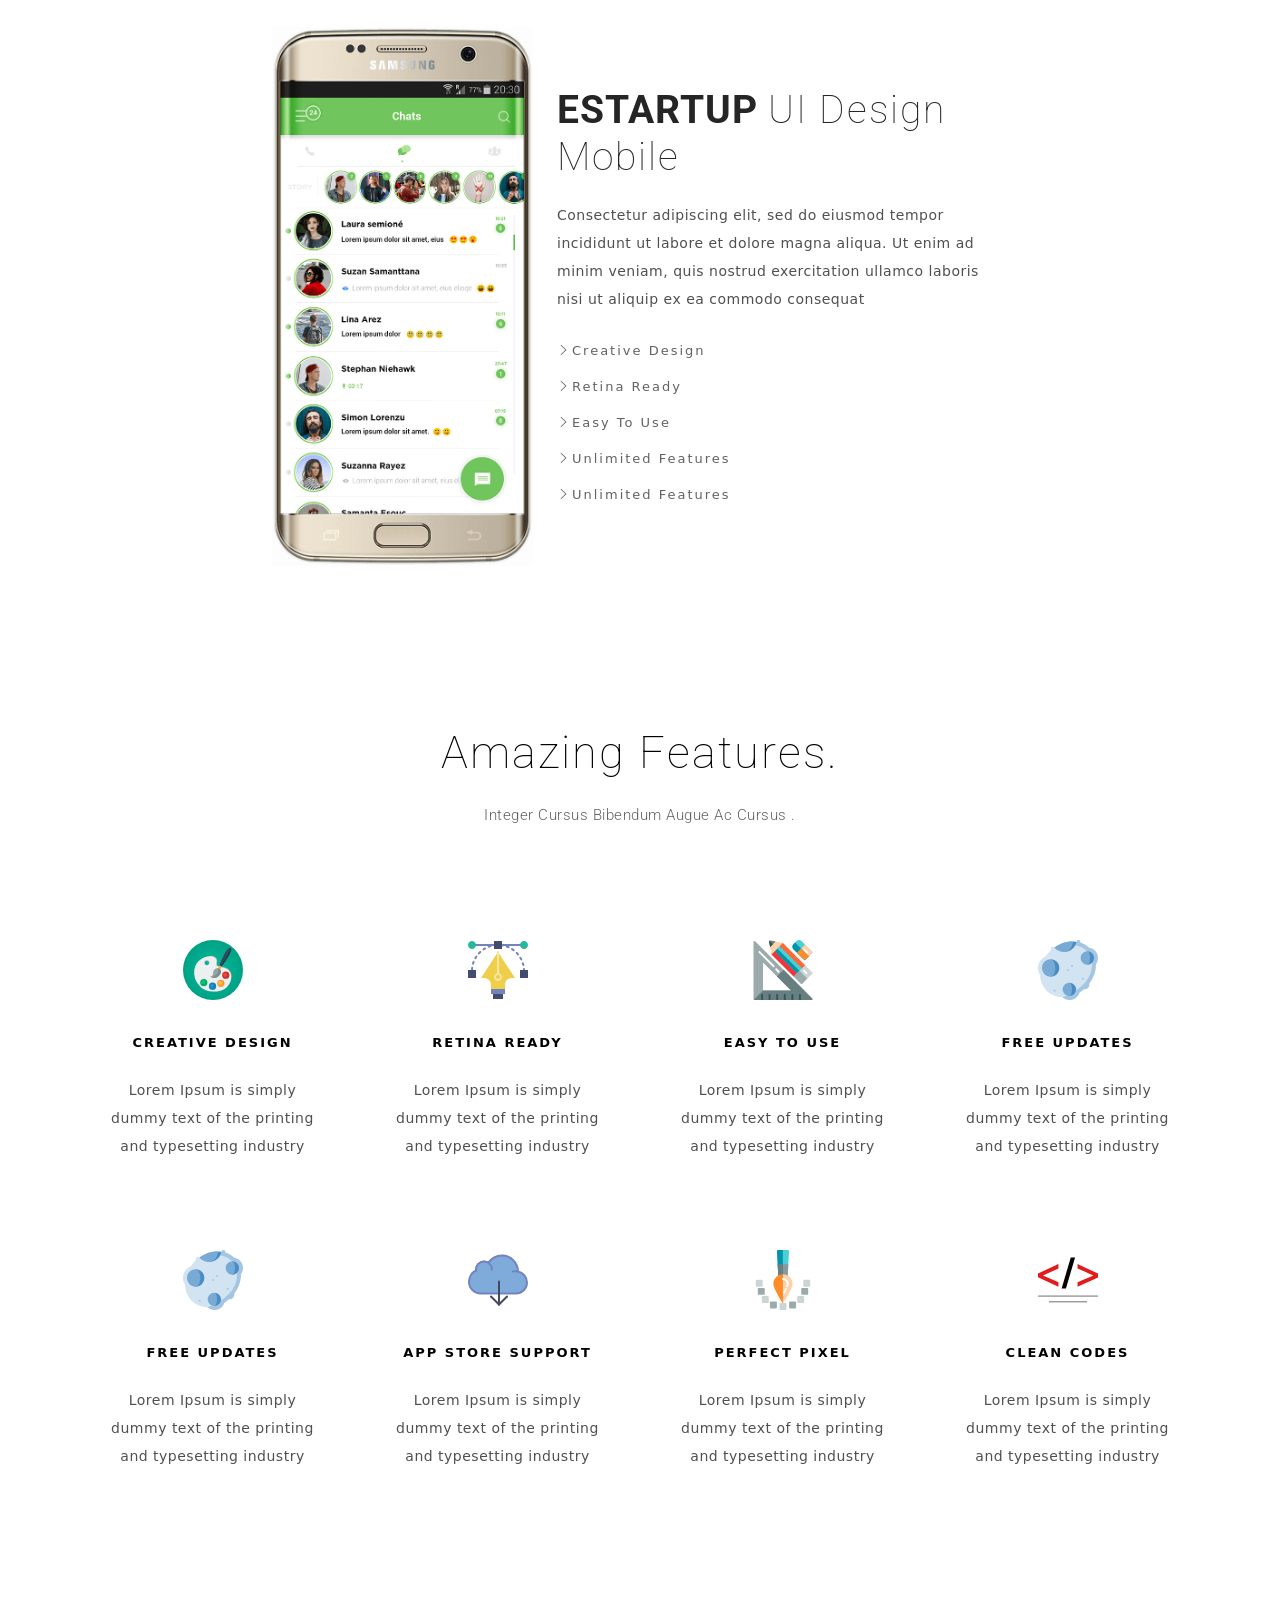
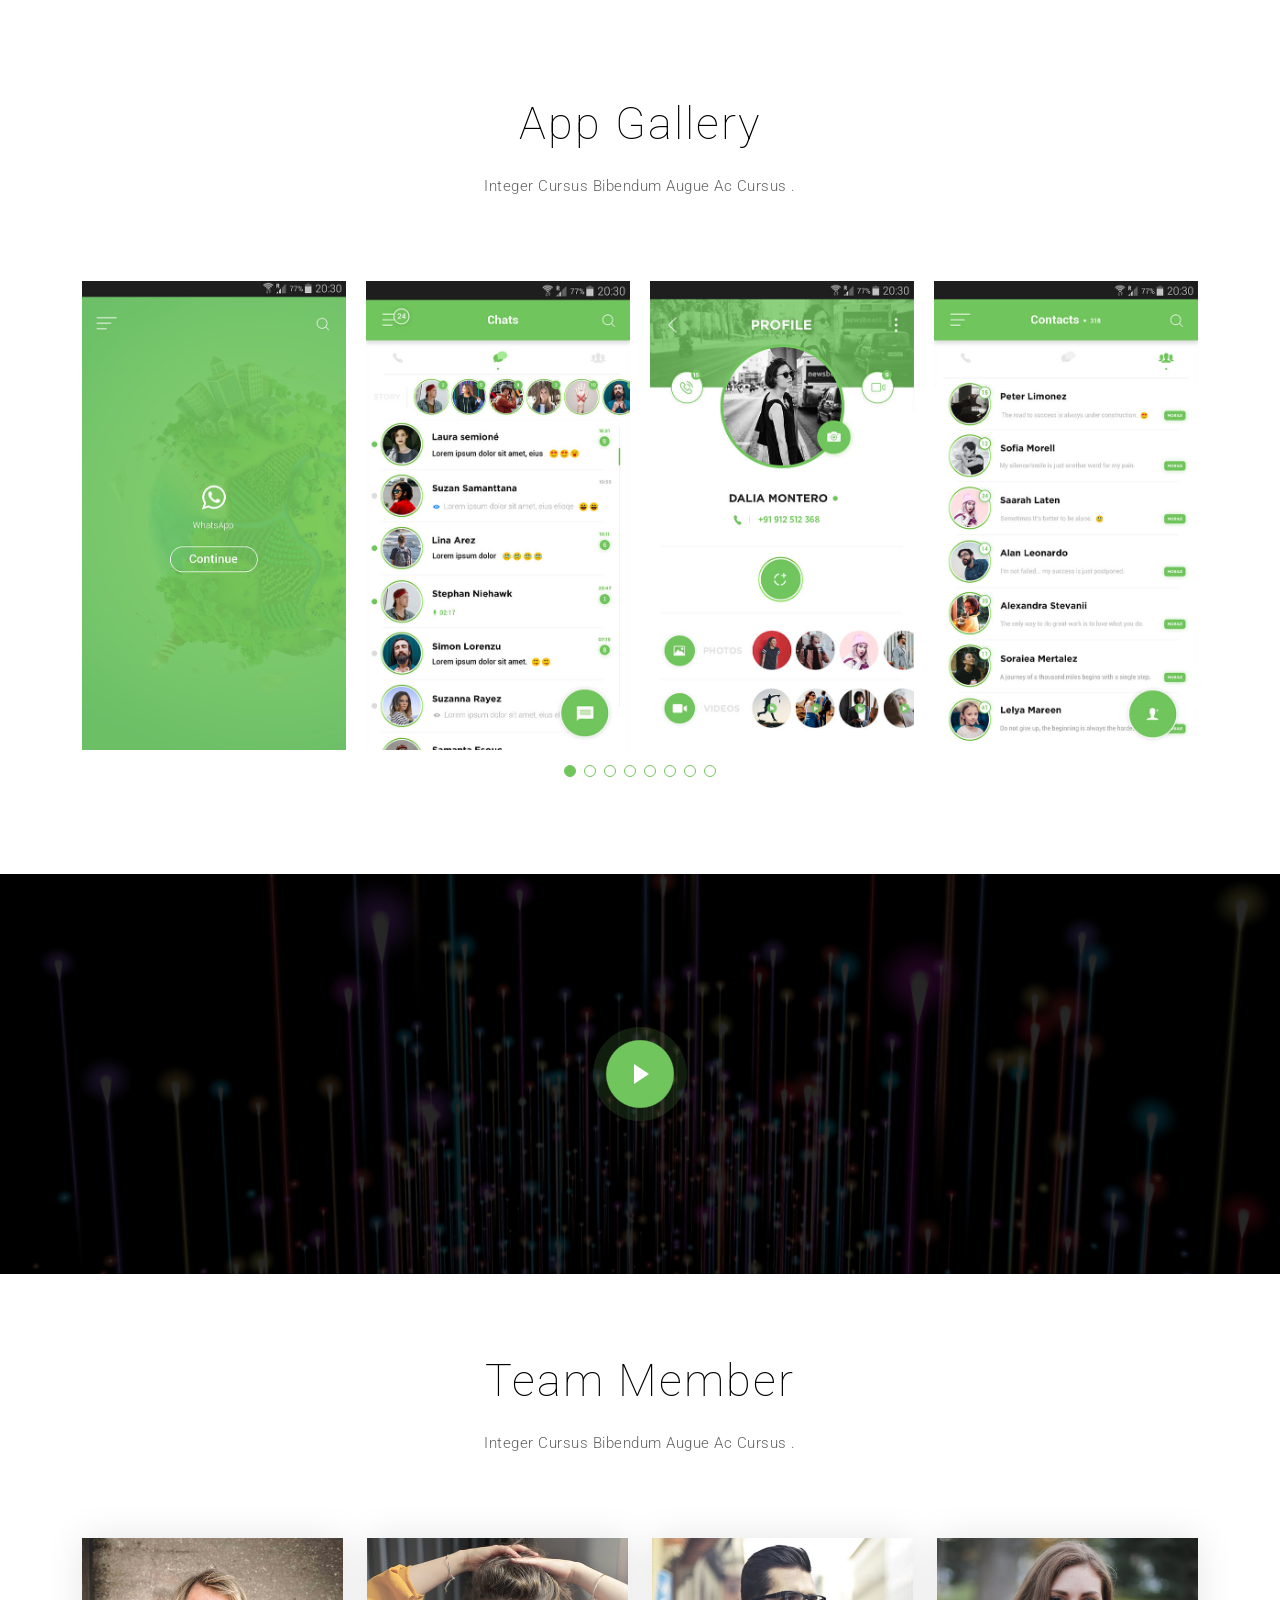
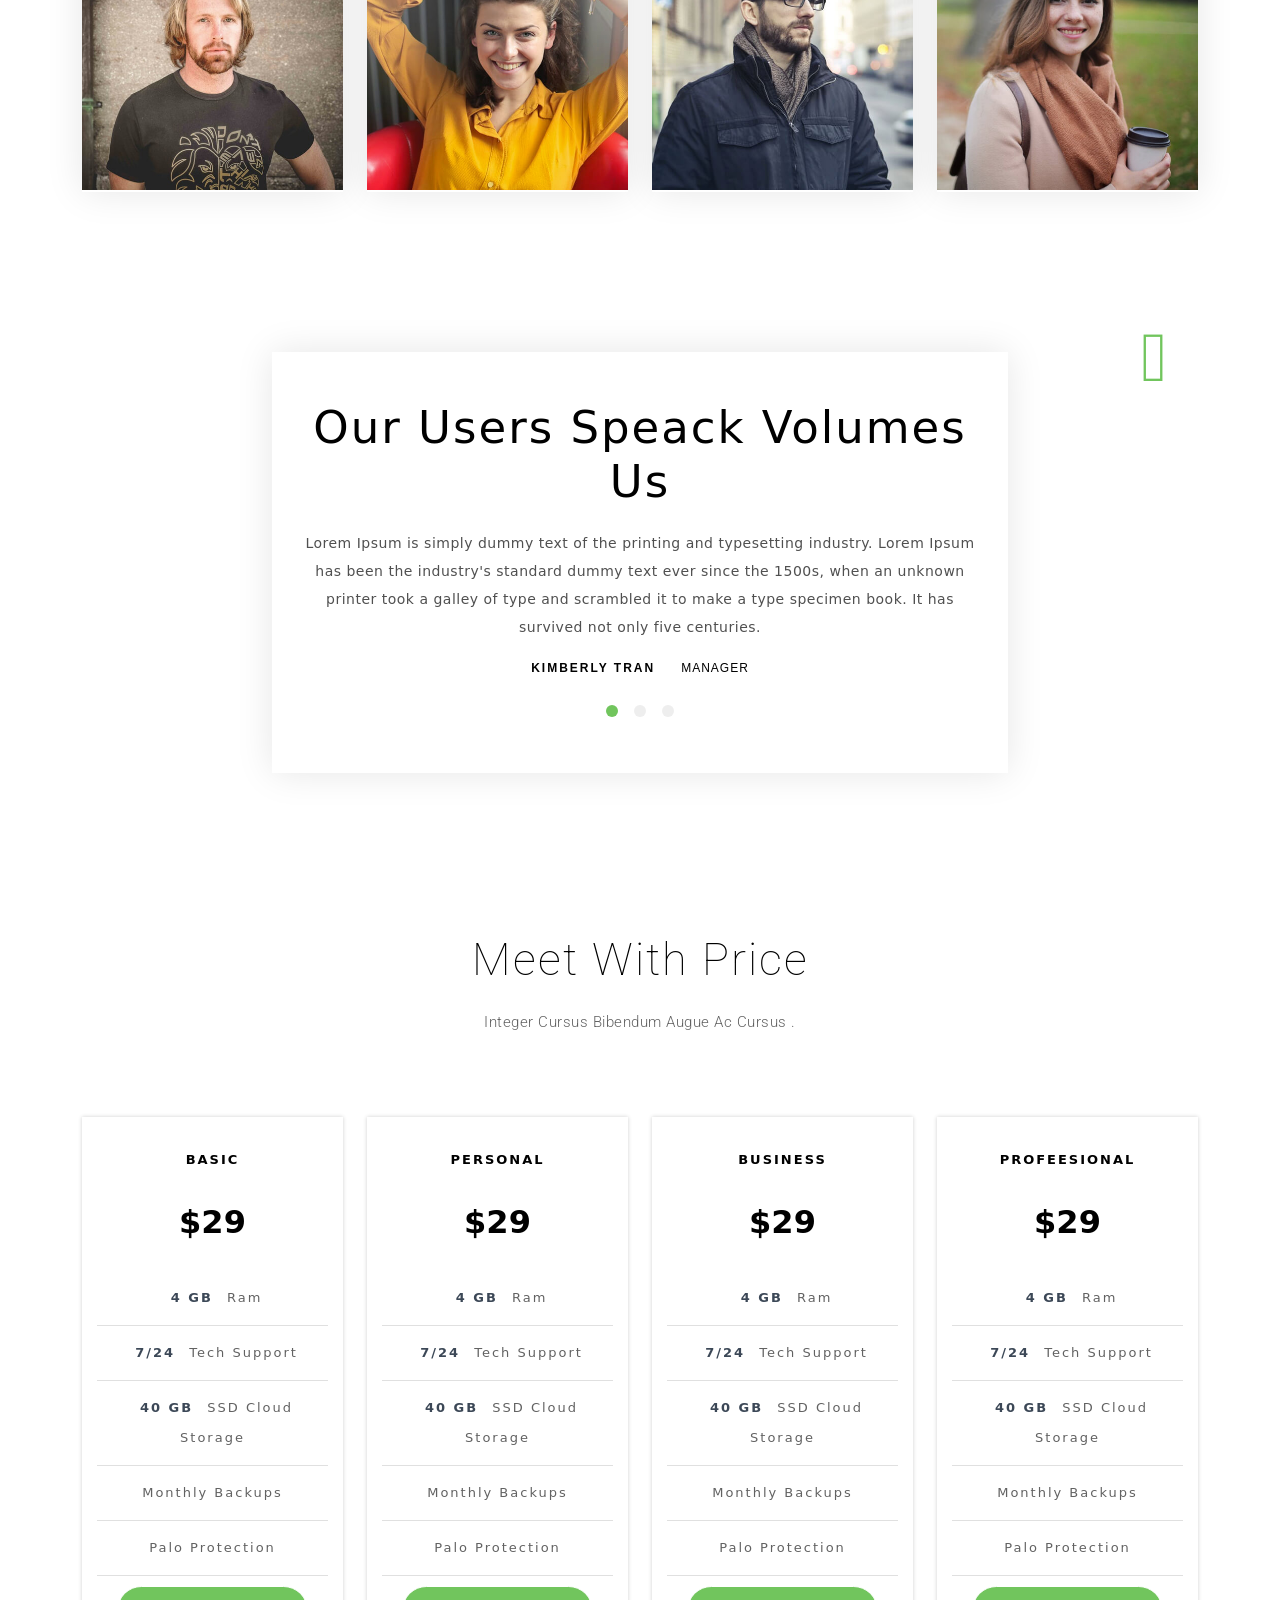
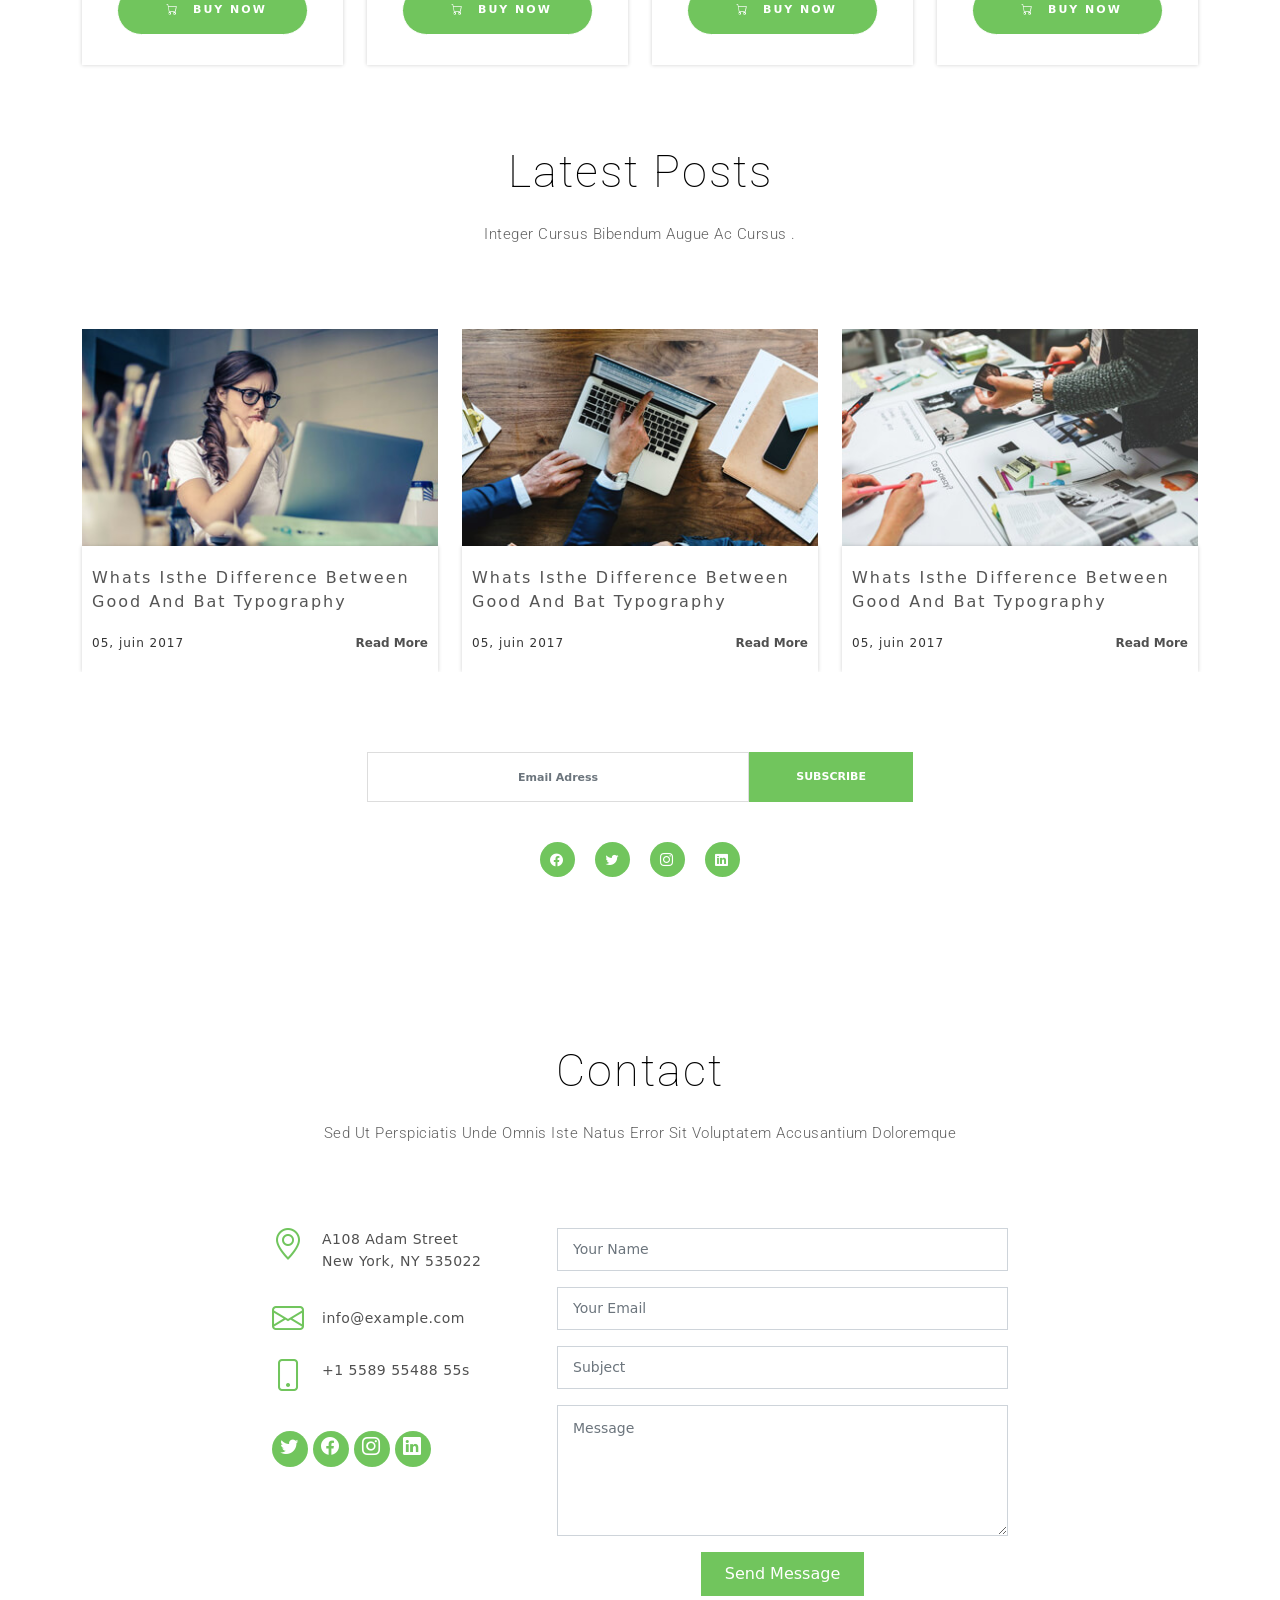
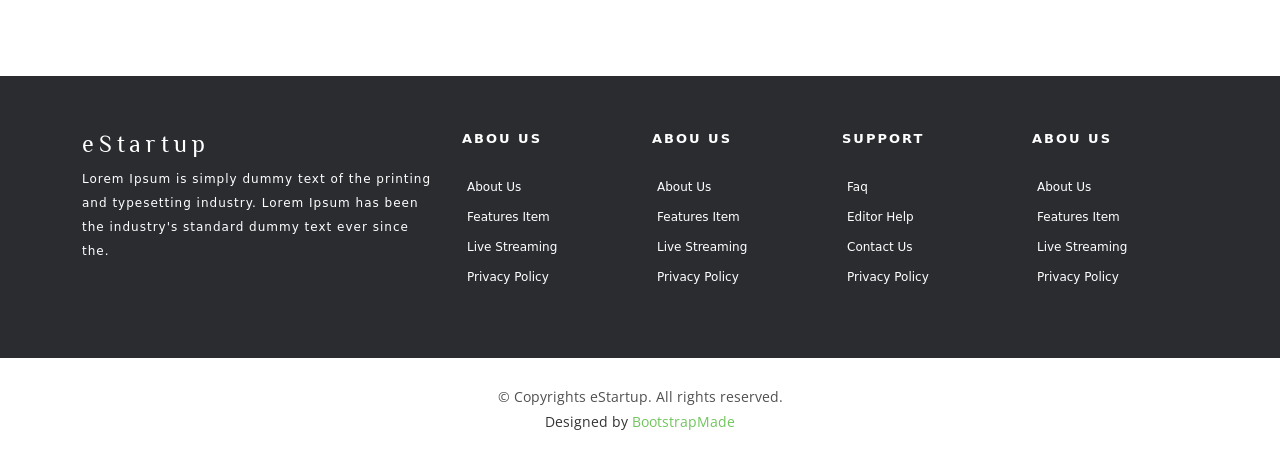
<file: eStartup/index.html>
<!DOCTYPE html>
<html lang="en">

<head>
  <meta charset="utf-8">
  <meta content="width=device-width, initial-scale=1.0" name="viewport">

  <title>eStartup Bootstrap Template - Index</title>
  <meta content="" name="description">
  <meta content="" name="keywords">

  <!-- Favicons -->
  <link href="assets/img/favicon.png" rel="icon">
  <link href="assets/img/apple-touch-icon.png" rel="apple-touch-icon">

  <!-- Google Fonts -->
  <link href="https://fonts.googleapis.com/css?family=Open+Sans:300,300i,400,400i,700,700i|Roboto:100,300,400,500,700|Philosopher:400,400i,700,700i" rel="stylesheet">

  <!-- Vendor CSS Files -->
  <link href="assets/vendor/aos/aos.css" rel="stylesheet">
  <link href="assets/vendor/bootstrap/css/bootstrap.min.css" rel="stylesheet">
  <link href="assets/vendor/bootstrap-icons/bootstrap-icons.css" rel="stylesheet">
  <link href="assets/vendor/glightbox/css/glightbox.min.css" rel="stylesheet">
  <link href="assets/vendor/swiper/swiper-bundle.min.css" rel="stylesheet">

  <!-- Template Main CSS File -->
  <link href="assets/css/style.css" rel="stylesheet">

  <!-- =======================================================
  * Template Name: eStartup - v4.3.0
  * Template URL: https://bootstrapmade.com/estartup-bootstrap-landing-page-template/
  * Author: BootstrapMade.com
  * License: https://bootstrapmade.com/license/
  ======================================================== -->
</head>

<body>

  <!-- ======= Header ======= -->
  <header id="header" class="header fixed-top d-flex align-items-center">
    <div class="container d-flex align-items-center justify-content-between">

      <div id="logo">
        <h1><a href="index.html"><span>e</span>Startup</a></h1>
        <!-- Uncomment below if you prefer to use an image logo -->
        <!-- <a href="index.html"><img src="assets/img/logo.png" alt="" title="" /></a>-->
      </div>

      <nav id="navbar" class="navbar">
        <ul>
          <li><a class="nav-link scrollto active" href="#hero">Home</a></li>
          <li><a class="nav-link scrollto" href="#about-us">About</a></li>
          <li><a class="nav-link scrollto" href="#features">Features</a></li>
          <li><a class="nav-link scrollto" href="#screenshots">Screenshots</a></li>
          <li><a class="nav-link scrollto" href="#team">Team</a></li>
          <li><a class="nav-link scrollto" href="#pricing">Pricing</a></li>
          <li class="dropdown"><a href="#"><span>Drop Down</span> <i class="bi bi-chevron-down"></i></a>
            <ul>
              <li><a href="#">Drop Down 1</a></li>
              <li class="dropdown"><a href="#"><span>Deep Drop Down</span> <i class="bi bi-chevron-right"></i></a>
                <ul>
                  <li><a href="#">Deep Drop Down 1</a></li>
                  <li><a href="#">Deep Drop Down 2</a></li>
                  <li><a href="#">Deep Drop Down 3</a></li>
                  <li><a href="#">Deep Drop Down 4</a></li>
                  <li><a href="#">Deep Drop Down 5</a></li>
                </ul>
              </li>
              <li><a href="#">Drop Down 2</a></li>
              <li><a href="#">Drop Down 3</a></li>
              <li><a href="#">Drop Down 4</a></li>
            </ul>
          </li>
          <li><a class="nav-link scrollto" href="#contact">Contact</a></li>
        </ul>
        <i class="bi bi-list mobile-nav-toggle"></i>
      </nav><!-- .navbar -->

    </div>
  </header><!-- End Header -->

  <!-- ======= Hero Section ======= -->
  <section id="hero">
    <div class="hero-container" data-aos="fade-in">
      <h1>Welcome to eStartup</h1>
      <h2>Elegant Bootstrap Template for Startups, Apps &amp; more...</h2>
      <img src="assets/img/hero-img.png" alt="Hero Imgs" data-aos="zoom-out" data-aos-delay="100">
      <a href="#get-started" class="btn-get-started scrollto">Get Started</a>
      <div class="btns">
        <a href="#"><i class="fa fa-apple fa-3x"></i> App Store</a>
        <a href="#"><i class="fa fa-play fa-3x"></i> Google Play</a>
        <a href="#"><i class="fa fa-windows fa-3x"></i> windows</a>
      </div>
    </div>
  </section><!-- End Hero Section -->

  <main id="main">

    <!-- ======= Get Started Section ======= -->
    <section id="get-started" class="padd-section text-center">

      <div class="container" data-aos="fade-up">
        <div class="section-title text-center">

          <h2>simple systeme fordiscount </h2>
          <p class="separator">Integer cursus bibendum augue ac cursus .</p>

        </div>
      </div>

      <div class="container">
        <div class="row">

          <div class="col-md-6 col-lg-4" data-aos="zoom-in" data-aos-delay="100">
            <div class="feature-block">

              <img src="assets/img/svg/cloud.svg" alt="img">
              <h4>introducing whatsapp</h4>
              <p>Lorem Ipsum is simply dummy text of the printing and typesetting industry</p>
              <a href="#">read more</a>

            </div>
          </div>

          <div class="col-md-6 col-lg-4" data-aos="zoom-in" data-aos-delay="200">
            <div class="feature-block">

              <img src="assets/img/svg/planet.svg" alt="img">
              <h4>user friendly interface</h4>
              <p>Lorem Ipsum is simply dummy text of the printing and typesetting industry</p>
              <a href="#">read more</a>

            </div>
          </div>

          <div class="col-md-6 col-lg-4" data-aos="zoom-in" data-aos-delay="300">
            <div class="feature-block">

              <img src="assets/img/svg/asteroid.svg" alt="img">
              <h4>build the app everyone love</h4>
              <p>Lorem Ipsum is simply dummy text of the printing and typesetting industry</p>
              <a href="#">read more</a>

            </div>
          </div>

        </div>
      </div>

    </section><!-- End Get Started Section -->

    <!-- ======= About Us Section ======= -->
    <section id="about-us" class="about-us padd-section">
      <div class="container" data-aos="fade-up">
        <div class="row justify-content-center">

          <div class="col-md-5 col-lg-3">
            <img src="assets/img/about-img.png" alt="About" data-aos="zoom-in" data-aos-delay="100">
          </div>

          <div class="col-md-7 col-lg-5">
            <div class="about-content" data-aos="fade-left" data-aos-delay="100">

              <h2><span>eStartup</span>UI Design Mobile </h2>
              <p>Consectetur adipiscing elit, sed do eiusmod tempor incididunt ut labore et dolore magna aliqua. Ut enim ad minim veniam, quis nostrud exercitation ullamco laboris nisi ut aliquip ex ea commodo consequat
              </p>

              <ul class="list-unstyled">
                <li><i class="vi bi-chevron-right"></i>Creative Design</li>
                <li><i class="vi bi-chevron-right"></i>Retina Ready</li>
                <li><i class="vi bi-chevron-right"></i>Easy to Use</li>
                <li><i class="vi bi-chevron-right"></i>Unlimited Features</li>
                <li><i class="vi bi-chevron-right"></i>Unlimited Features</li>
              </ul>

            </div>
          </div>

        </div>
      </div>
    </section><!-- End About Us Section -->

    <!-- ======= Features Section ======= -->
    <section id="features" class="padd-section text-center">

      <div class="container" data-aos="fade-up">
        <div class="section-title text-center">
          <h2>Amazing Features.</h2>
          <p class="separator">Integer cursus bibendum augue ac cursus .</p>
        </div>

        <div class="row" data-aos="fade-up" data-aos-delay="100">

          <div class="col-md-6 col-lg-3">
            <div class="feature-block">
              <img src="assets/img/svg/paint-palette.svg" alt="img">
              <h4>creative design</h4>
              <p>Lorem Ipsum is simply dummy text of the printing and typesetting industry</p>
            </div>
          </div>

          <div class="col-md-6 col-lg-3">
            <div class="feature-block">
              <img src="assets/img/svg/vector.svg" alt="img">
              <h4>Retina Ready</h4>
              <p>Lorem Ipsum is simply dummy text of the printing and typesetting industry</p>
            </div>
          </div>

          <div class="col-md-6 col-lg-3">
            <div class="feature-block">
              <img src="assets/img/svg/design-tool.svg" alt="img">
              <h4>easy to use</h4>
              <p>Lorem Ipsum is simply dummy text of the printing and typesetting industry</p>
            </div>
          </div>

          <div class="col-md-6 col-lg-3">
            <div class="feature-block">
              <img src="assets/img/svg/asteroid.svg" alt="img">
              <h4>Free Updates</h4>
              <p>Lorem Ipsum is simply dummy text of the printing and typesetting industry</p>
            </div>
          </div>

          <div class="col-md-6 col-lg-3">
            <div class="feature-block">
              <img src="assets/img/svg/asteroid.svg" alt="img">
              <h4>Free Updates</h4>
              <p>Lorem Ipsum is simply dummy text of the printing and typesetting industry</p>
            </div>
          </div>

          <div class="col-md-6 col-lg-3">
            <div class="feature-block">
              <img src="assets/img/svg/cloud-computing.svg" alt="img">
              <h4>App store support</h4>
              <p>Lorem Ipsum is simply dummy text of the printing and typesetting industry</p>
            </div>
          </div>

          <div class="col-md-6 col-lg-3">
            <div class="feature-block">
              <img src="assets/img/svg/pixel.svg" alt="img">
              <h4>Perfect Pixel</h4>
              <p>Lorem Ipsum is simply dummy text of the printing and typesetting industry</p>
            </div>
          </div>

          <div class="col-md-6 col-lg-3">
            <div class="feature-block">
              <img src="assets/img/svg/code.svg" alt="img">
              <h4>clean codes</h4>
              <p>Lorem Ipsum is simply dummy text of the printing and typesetting industry</p>
            </div>
          </div>

        </div>
      </div>
    </section><!-- End Features Section -->

    <!-- ======= Screenshots Section ======= -->
    <section id="screenshots" class="padd-section text-center">

      <div class="container" data-aos="fade-up">
        <div class="section-title text-center">
          <h2>App Gallery</h2>
          <p class="separator">Integer cursus bibendum augue ac cursus .</p>
        </div>

        <div class="screens-slider swiper-container">
          <div class="swiper-wrapper align-items-center">
            <div class="swiper-slide"><img src="assets/img/screen/1.jpg" class="img-fluid" alt=""></div>
            <div class="swiper-slide"><img src="assets/img/screen/2.jpg" class="img-fluid" alt=""></div>
            <div class="swiper-slide"><img src="assets/img/screen/3.jpg" class="img-fluid" alt=""></div>
            <div class="swiper-slide"><img src="assets/img/screen/4.jpg" class="img-fluid" alt=""></div>
            <div class="swiper-slide"><img src="assets/img/screen/5.jpg" class="img-fluid" alt=""></div>
            <div class="swiper-slide"><img src="assets/img/screen/6.jpg" class="img-fluid" alt=""></div>
            <div class="swiper-slide"><img src="assets/img/screen/7.jpg" class="img-fluid" alt=""></div>
            <div class="swiper-slide"><img src="assets/img/screen/8.jpg" class="img-fluid" alt=""></div>
          </div>
          <div class="swiper-pagination"></div>
        </div>
      </div>

    </section><!-- End Screenshots Section -->

    <!-- ======= Video Section ======= -->
    <section id="video" class="text-center">
      <div class="overlay">
        <div class="container-fluid container-full" data-aos="zoom-in">

          <div class="row">
            <a href="https://www.youtube.com/watch?v=jDDaplaOz7Q&feature=emb_title" class="glightbox play-btn"></a>
          </div>

        </div>
      </div>
    </section><!-- End Video Section -->

    <!-- ======= Team Section ======= -->
    <section id="team" class="padd-section text-center">

      <div class="container" data-aos="fade-up">
        <div class="section-title text-center">

          <h2>Team Member</h2>
          <p class="separator">Integer cursus bibendum augue ac cursus .</p>
        </div>

        <div class="row">

          <div class="col-md-6 col-md-4 col-lg-3" data-aos="zoom-in" data-aos-delay="100">
            <div class="team-block bottom">
              <img src="assets/img/team/1.jpg" class="img-responsive" alt="img">
              <div class="team-content">
                <ul class="list-unstyled">
                  <li><a href="#"><i class="bi bi-facebook"></i></a></li>
                  <li><a href="#"><i class="bi bi-twitter"></i></a></li>
                  <li><a href="#"><i class="bi bi-linkedin"></i></a></li>
                </ul>
                <span>manager</span>
                <h4>Kimberly Tran</h4>
              </div>
            </div>
          </div>

          <div class="col-md-6 col-md-4 col-lg-3" data-aos="zoom-in" data-aos-delay="200">
            <div class="team-block bottom">
              <img src="assets/img/team/2.jpg" class="img-responsive" alt="img">
              <div class="team-content">
                <ul class="list-unstyled">
                  <li><a href="#"><i class="bi bi-facebook"></i></a></li>
                  <li><a href="#"><i class="bi bi-twitter"></i></a></li>
                  <li><a href="#"><i class="bi bi-linkedin"></i></a></li>
                </ul>
                <span>manager</span>
                <h4>Kimberly Tran</h4>
              </div>
            </div>
          </div>

          <div class="col-md-6 col-md-4 col-lg-3" data-aos="zoom-in" data-aos-delay="300">
            <div class="team-block bottom">
              <img src="assets/img/team/3.jpg" class="img-responsive" alt="img">
              <div class="team-content">
                <ul class="list-unstyled">
                  <li><a href="#"><i class="bi bi-facebook"></i></a></li>
                  <li><a href="#"><i class="bi bi-twitter"></i></a></li>
                  <li><a href="#"><i class="bi bi-linkedin"></i></a></li>
                </ul>
                <span>manager</span>
                <h4>Kimberly Tran</h4>
              </div>
            </div>
          </div>

          <div class="col-md-6 col-md-4 col-lg-3" data-aos="zoom-in" data-aos-delay="400">
            <div class="team-block bottom">
              <img src="assets/img/team/4.jpg" class="img-responsive" alt="img">
              <div class="team-content">
                <ul class="list-unstyled">
                  <li><a href="#"><i class="bi bi-facebook"></i></a></li>
                  <li><a href="#"><i class="bi bi-twitter"></i></a></li>
                  <li><a href="#"><i class="bi bi-linkedin"></i></a></li>
                </ul>
                <span>manager</span>
                <h4>Kimberly Tran</h4>
              </div>
            </div>
          </div>

        </div>
      </div>
    </section><!-- End Team Section -->

    <!-- ======= Testimonials Section ======= -->
    <section id="testimonials" class="padd-section text-center">
      <div class="container" data-aos="fade-up">
        <div class="row justify-content-center">

          <div class="col-md-8">

            <div class="testimonials-content">
              <div id="carousel-example-generic" class="carousel slide" data-bs-ride="carousel">

                <div class="carousel-inner" role="listbox">

                  <div class="carousel-item  active">
                    <div class="top-top">

                      <h2>Our Users Speack volumes us</h2>
                      <p>Lorem Ipsum is simply dummy text of the printing and typesetting industry. Lorem Ipsum has been the industry's standard dummy text ever since the 1500s, when an unknown printer took a galley of type and scrambled it to make a type
                        specimen book. It has survived not only five centuries.</p>
                      <h4>Kimberly Tran<span>manager</span></h4>

                    </div>
                  </div>

                  <div class="carousel-item ">
                    <div class="top-top">

                      <h2>Our Users Speack volumes us</h2>
                      <p>Lorem Ipsum is simply dummy text of the printing and typesetting industry. Lorem Ipsum has been the industry's standard dummy text ever since the 1500s, when an unknown printer took a galley of type and scrambled it to make a type
                        specimen book. It has survived not only five centuries.</p>
                      <h4>Henderson<span>manager</span></h4>

                    </div>
                  </div>

                  <div class="carousel-item ">
                    <div class="top-top">

                      <h2>Our Users Speack volumes us</h2>
                      <p>Lorem Ipsum is simply dummy text of the printing and typesetting industry. Lorem Ipsum has been the industry's standard dummy text ever since the 1500s, when an unknown printer took a galley of type and scrambled it to make a type
                        specimen book. It has survived not only five centuries.</p>
                      <h4>David Spark<span>manager</span></h4>

                    </div>
                  </div>

                </div>

                <div class="btm-btm">

                  <ul class="list-unstyled carousel-indicators">
                    <li data-bs-target="#carousel-example-generic" data-bs-slide-to="0" class="active"></li>
                    <li data-bs-target="#carousel-example-generic" data-bs-slide-to="1"></li>
                    <li data-bs-target="#carousel-example-generic" data-bs-slide-to="2"></li>
                  </ul>

                </div>

              </div>
            </div>
          </div>

        </div>
      </div>
    </section><!-- End Testimonials Section -->

    <!-- ======= Pricing Section ======= -->
    <section id="pricing" class="padd-section text-cente">

      <div class="container" data-aos="fade-up">
        <div class="section-title text-center">

          <h2>Meet With Price</h2>
          <p class="separator">Integer cursus bibendum augue ac cursus .</p>
        </div>

        <div class="row" data-aos="fade-up" data-aos-delay="100">

          <div class="col-md-6 col-lg-3">
            <div class="block-pricing">
              <div class="table">
                <h4>basic</h4>
                <h2>$29</h2>
                <ul class="list-unstyled">
                  <li><b>4 GB</b> Ram</li>
                  <li><b>7/24</b> Tech Support</li>
                  <li><b>40 GB</b> SSD Cloud Storage</li>
                  <li>Monthly Backups</li>
                  <li>Palo Protection</li>
                </ul>
                <div class="table_btn">
                  <a href="#" class="btn"><i class="bi bi-cart"></i> Buy Now</a>
                </div>
              </div>
            </div>
          </div>

          <div class="col-md-6 col-lg-3">
            <div class="block-pricing">
              <div class="table">
                <h4>PERSONAL</h4>
                <h2>$29</h2>
                <ul class="list-unstyled">
                  <li><b>4 GB</b> Ram</li>
                  <li><b>7/24</b> Tech Support</li>
                  <li><b>40 GB</b> SSD Cloud Storage</li>
                  <li>Monthly Backups</li>
                  <li>Palo Protection</li>
                </ul>
                <div class="table_btn">
                  <a href="#" class="btn"><i class="bi bi-cart"></i> Buy Now</a>
                </div>
              </div>
            </div>
          </div>

          <div class="col-md-6 col-lg-3">
            <div class="block-pricing">
              <div class="table">
                <h4>BUSINESS</h4>
                <h2>$29</h2>
                <ul class="list-unstyled">
                  <li><b>4 GB</b> Ram</li>
                  <li><b>7/24</b> Tech Support</li>
                  <li><b>40 GB</b> SSD Cloud Storage</li>
                  <li>Monthly Backups</li>
                  <li>Palo Protection</li>
                </ul>
                <div class="table_btn">
                  <a href="#" class="btn"><i class="bi bi-cart"></i> Buy Now</a>
                </div>
              </div>
            </div>
          </div>

          <div class="col-md-6 col-lg-3">
            <div class="block-pricing">
              <div class="table">
                <h4>profeesional</h4>
                <h2>$29</h2>
                <ul class="list-unstyled">
                  <li><b>4 GB</b> Ram</li>
                  <li><b>7/24</b> Tech Support</li>
                  <li><b>40 GB</b> SSD Cloud Storage</li>
                  <li>Monthly Backups</li>
                  <li>Palo Protection</li>
                </ul>
                <div class="table_btn">
                  <a href="#" class="btn"><i class="bi bi-cart"></i> Buy Now</a>
                </div>
              </div>
            </div>
          </div>
        </div>
      </div>
    </section><!-- End Pricing Section -->

    <!-- ======= Blog Section ======= -->
    <section id="blog" class="padd-sectio">

      <div class="container" data-aos="fade-up">
        <div class="section-title text-center">

          <h2>Latest posts</h2>
          <p class="separator">Integer cursus bibendum augue ac cursus .</p>
        </div>

        <div class="row" data-aos="fade-up" data-aos-delay="100">

          <div class="col-md-6 col-lg-4">
            <div class="block-blog text-left">
              <a href="#"><img src="assets/img/blog/blog-image-1.jpg" alt="img"></a>
              <div class="content-blog">
                <h4><a href="#">whats isthe difference between good and bat typography</a></h4>
                <span>05, juin 2017</span>
                <a class="float-end readmore" href="#">read more</a>
              </div>
            </div>
          </div>

          <div class="col-md-6 col-lg-4">
            <div class="block-blog text-left">
              <a href="#"><img src="assets/img/blog/blog-image-2.jpg" class="img-responsive" alt="img"></a>
              <div class="content-blog">
                <h4><a href="#">whats isthe difference between good and bat typography</a></h4>
                <span>05, juin 2017</span>
                <a class="float-end readmore" href="#">read more</a>
              </div>
            </div>
          </div>

          <div class="col-md-6 col-lg-4">
            <div class="block-blog text-left">
              <a href="#"><img src="assets/img/blog/blog-image-3.jpg" class="img-responsive" alt="img"></a>
              <div class="content-blog">
                <h4><a href="#">whats isthe difference between good and bat typography</a></h4>
                <span>05, juin 2017</span>
                <a class="float-end readmore" href="#">read more</a>
              </div>
            </div>
          </div>

        </div>
      </div>
    </section><!-- End Blog Section -->

    <!-- ======= Newsletter Section ======= -->
    <section id="newsletter" class="newsletter text-center">
      <div class="overlay padd-section">
        <div class="container" data-aos="zoom-in">

          <div class="row justify-content-center">
            <div class="col-md-9 col-lg-6">
              <form class="d-flex" method="POST" action="#">
                <input type="email" class="form-control " placeholder="Email Adress" name="email">
                <button type="submit" class="btn btn-default"><i class="bi bi-location-arrow"></i>Subscribe</button>
              </form>
            </div>
          </div>

          <ul class="list-unstyled">
            <li><a href="#"><i class="bi bi-facebook"></i></a></li>
            <li><a href="#"><i class="bi bi-twitter"></i></a></li>
            <li><a href="#"><i class="bi bi-instagram"></i></a></li>
            <li><a href="#"><i class="bi bi-linkedin"></i></a></li>
          </ul>

        </div>
      </div>
    </section><!-- End Newsletter Section -->

    <!-- ======= Contact Section ======= -->
    <section id="contact" class="padd-section">

      <div class="container" data-aos="fade-up">
        <div class="section-title text-center">
          <h2>Contact</h2>
          <p class="separator">Sed ut perspiciatis unde omnis iste natus error sit voluptatem accusantium doloremque</p>
        </div>

        <div class="row justify-content-center" data-aos="fade-up" data-aos-delay="100">

          <div class="col-lg-3 col-md-4">

            <div class="info">
              <div>
                <i class="bi bi-geo-alt"></i>
                <p>A108 Adam Street<br>New York, NY 535022</p>
              </div>

              <div class="email">
                <i class="bi bi-envelope"></i>
                <p>info@example.com</p>
              </div>

              <div>
                <i class="bi bi-phone"></i>
                <p>+1 5589 55488 55s</p>
              </div>
            </div>

            <div class="social-links">
              <a href="#" class="twitter"><i class="bi bi-twitter"></i></a>
              <a href="#" class="facebook"><i class="bi bi-facebook"></i></a>
              <a href="#" class="instagram"><i class="bi bi-instagram"></i></a>
              <a href="#" class="linkedin"><i class="bi bi-linkedin"></i></a>
            </div>

          </div>

          <div class="col-lg-5 col-md-8">
            <div class="form">
              <form action="forms/contact.php" method="post" role="form" class="php-email-form">
                <div class="form-group">
                  <input type="text" name="name" class="form-control" id="name" placeholder="Your Name" required>
                </div>
                <div class="form-group mt-3">
                  <input type="email" class="form-control" name="email" id="email" placeholder="Your Email" required>
                </div>
                <div class="form-group mt-3">
                  <input type="text" class="form-control" name="subject" id="subject" placeholder="Subject" required>
                </div>
                <div class="form-group mt-3">
                  <textarea class="form-control" name="message" rows="5" placeholder="Message" required></textarea>
                </div>
                <div class="my-3">
                  <div class="loading">Loading</div>
                  <div class="error-message"></div>
                  <div class="sent-message">Your message has been sent. Thank you!</div>
                </div>
                <div class="text-center"><button type="submit">Send Message</button></div>
              </form>
            </div>
          </div>
        </div>
      </div>
    </section><!-- End Contact Section -->

  </main><!-- End #main -->

  <!-- ======= Footer ======= -->
  <footer class="footer">
    <div class="container">
      <div class="row">

        <div class="col-md-12 col-lg-4">
          <div class="footer-logo">

            <a class="navbar-brand" href="#">eStartup</a>
            <p>Lorem Ipsum is simply dummy text of the printing and typesetting industry. Lorem Ipsum has been the industry's standard dummy text ever since the.</p>

          </div>
        </div>

        <div class="col-sm-6 col-md-3 col-lg-2">
          <div class="list-menu">

            <h4>Abou Us</h4>

            <ul class="list-unstyled">
              <li><a href="#">About us</a></li>
              <li><a href="#">Features item</a></li>
              <li><a href="#">Live streaming</a></li>
              <li><a href="#">Privacy Policy</a></li>
            </ul>

          </div>
        </div>

        <div class="col-sm-6 col-md-3 col-lg-2">
          <div class="list-menu">

            <h4>Abou Us</h4>

            <ul class="list-unstyled">
              <li><a href="#">About us</a></li>
              <li><a href="#">Features item</a></li>
              <li><a href="#">Live streaming</a></li>
              <li><a href="#">Privacy Policy</a></li>
            </ul>

          </div>
        </div>

        <div class="col-sm-6 col-md-3 col-lg-2">
          <div class="list-menu">

            <h4>Support</h4>

            <ul class="list-unstyled">
              <li><a href="#">faq</a></li>
              <li><a href="#">Editor help</a></li>
              <li><a href="#">Contact us</a></li>
              <li><a href="#">Privacy Policy</a></li>
            </ul>

          </div>
        </div>

        <div class="col-sm-6 col-md-3 col-lg-2">
          <div class="list-menu">

            <h4>Abou Us</h4>

            <ul class="list-unstyled">
              <li><a href="#">About us</a></li>
              <li><a href="#">Features item</a></li>
              <li><a href="#">Live streaming</a></li>
              <li><a href="#">Privacy Policy</a></li>
            </ul>

          </div>
        </div>

      </div>
    </div>

    <div class="copyrights">
      <div class="container">
        <p>&copy; Copyrights eStartup. All rights reserved.</p>
        <div class="credits">
          <!--
          All the links in the footer should remain intact.
          You can delete the links only if you purchased the pro version.
          Licensing information: https://bootstrapmade.com/license/
          Purchase the pro version with working PHP/AJAX contact form: https://bootstrapmade.com/buy/?theme=eStartup
        -->
          Designed by <a href="https://bootstrapmade.com/">BootstrapMade</a>
        </div>
      </div>
    </div>

  </footer><!-- End  Footer -->

  <a href="#" class="back-to-top d-flex align-items-center justify-content-center"><i class="bi bi-arrow-up-short"></i></a>

  <!-- Vendor JS Files -->
  <script src="assets/vendor/aos/aos.js"></script>
  <script src="assets/vendor/bootstrap/js/bootstrap.bundle.min.js"></script>
  <script src="assets/vendor/glightbox/js/glightbox.min.js"></script>
  <script src="assets/vendor/php-email-form/validate.js"></script>
  <script src="assets/vendor/swiper/swiper-bundle.min.js"></script>

  <!-- Template Main JS File -->
  <script src="assets/js/main.js"></script>

</body>

</html>
</file>
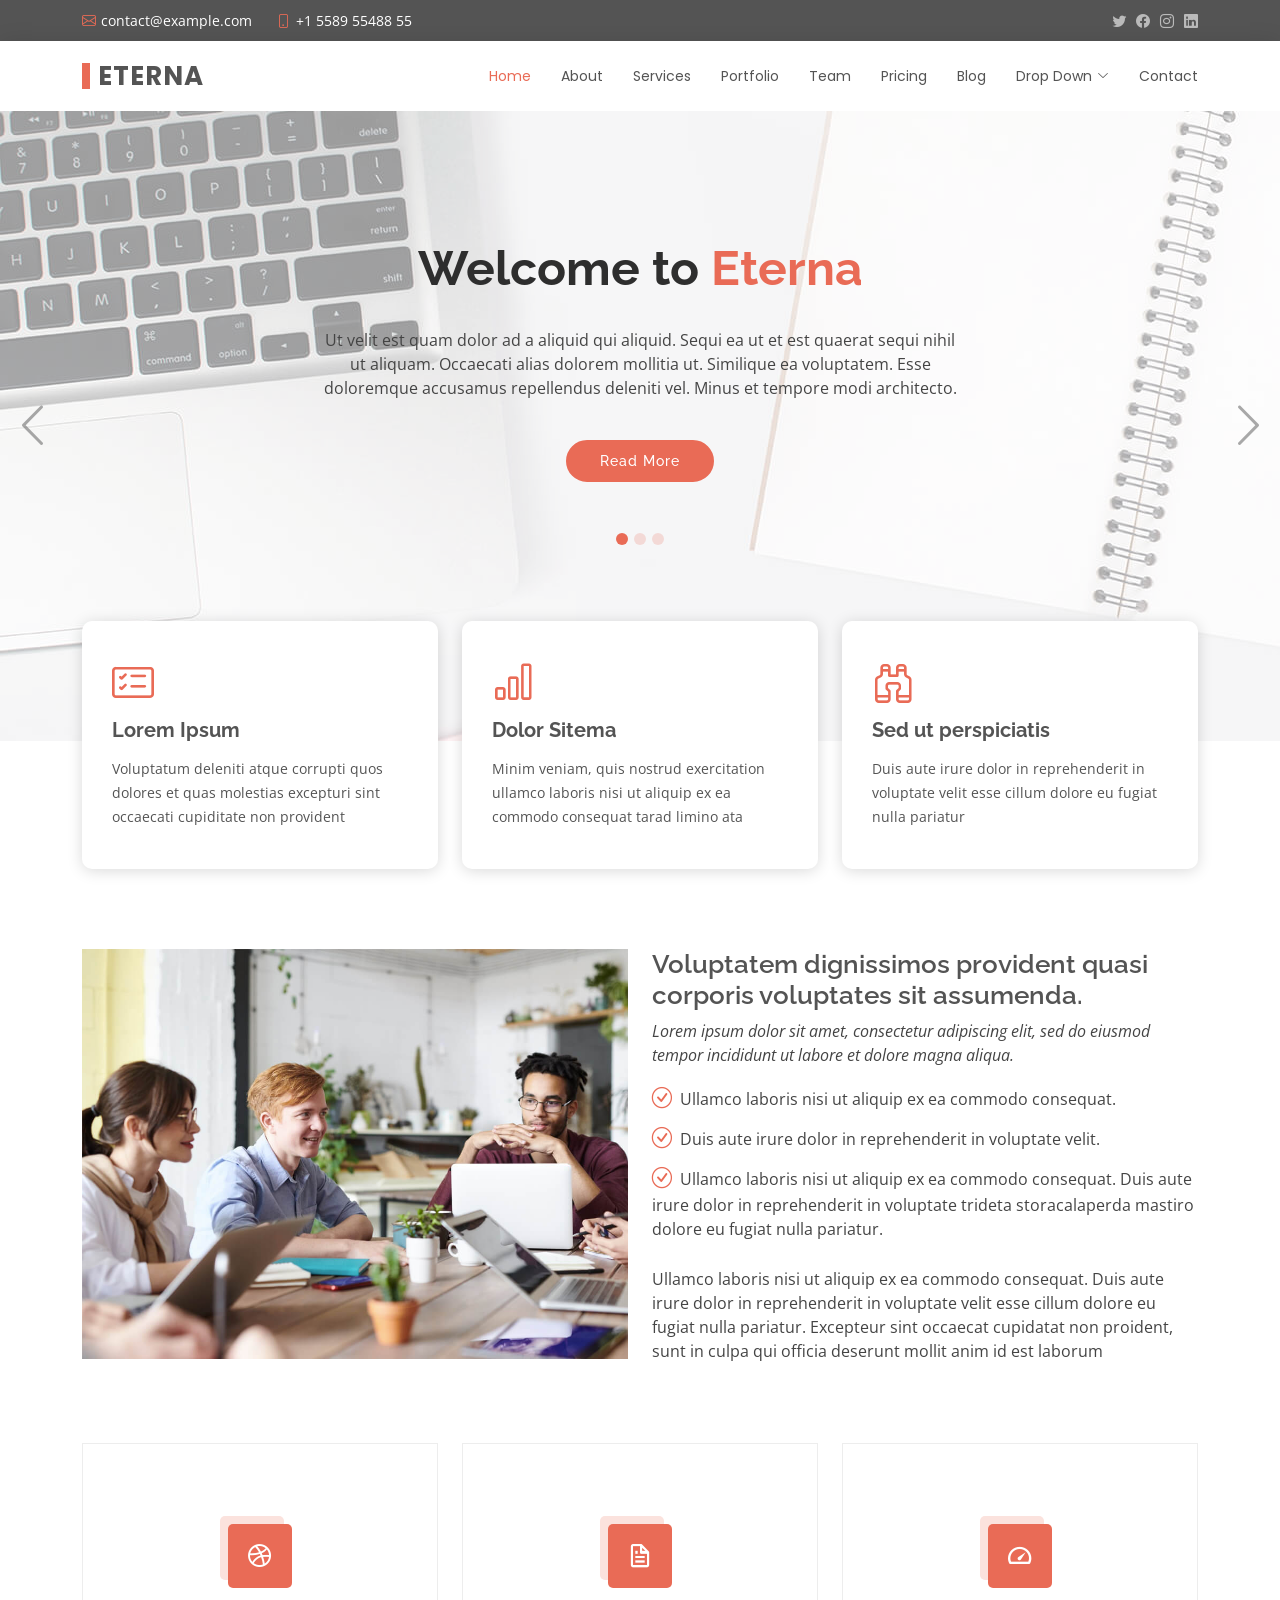
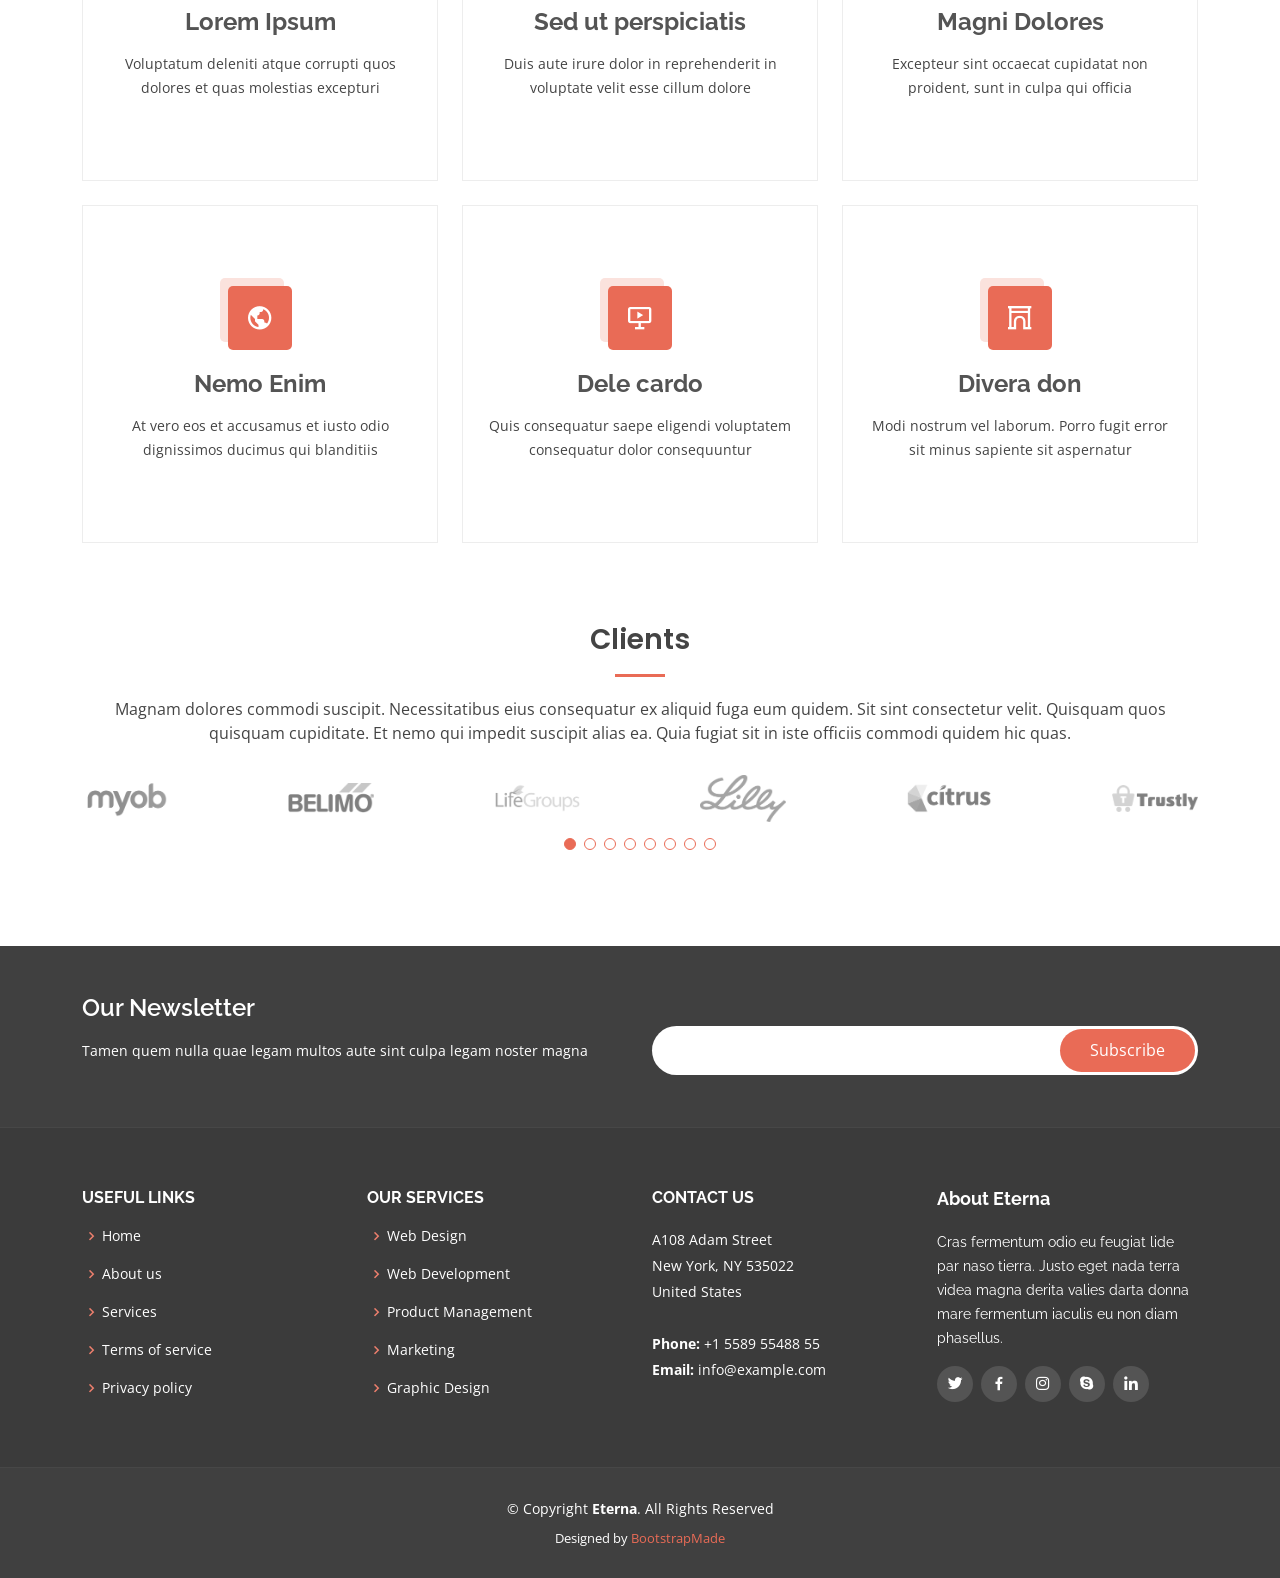
<file: Eterna/index.html>
<!DOCTYPE html>
<html lang="en">

<head>
  <meta charset="utf-8">
  <meta content="width=device-width, initial-scale=1.0" name="viewport">

  <title>Eterna Bootstrap Template - Index</title>
  <meta content="" name="description">
  <meta content="" name="keywords">

  <!-- Favicons -->
  <link href="assets/img/favicon.png" rel="icon">
  <link href="assets/img/apple-touch-icon.png" rel="apple-touch-icon">

  <!-- Google Fonts -->
  <link href="https://fonts.googleapis.com/css?family=Open+Sans:300,300i,400,400i,600,600i,700,700i|Raleway:300,300i,400,400i,500,500i,600,600i,700,700i|Poppins:300,300i,400,400i,500,500i,600,600i,700,700i" rel="stylesheet">

  <!-- Vendor CSS Files -->
  <link href="assets/vendor/animate.css/animate.min.css" rel="stylesheet">
  <link href="assets/vendor/bootstrap/css/bootstrap.min.css" rel="stylesheet">
  <link href="assets/vendor/bootstrap-icons/bootstrap-icons.css" rel="stylesheet">
  <link href="assets/vendor/boxicons/css/boxicons.min.css" rel="stylesheet">
  <link href="assets/vendor/glightbox/css/glightbox.min.css" rel="stylesheet">
  <link href="assets/vendor/swiper/swiper-bundle.min.css" rel="stylesheet">

  <!-- Template Main CSS File -->
  <link href="assets/css/style.css" rel="stylesheet">

  <!-- =======================================================
  * Template Name: Eterna - v4.3.0
  * Template URL: https://bootstrapmade.com/eterna-free-multipurpose-bootstrap-template/
  * Author: BootstrapMade.com
  * License: https://bootstrapmade.com/license/
  ======================================================== -->
</head>

<body>

  <!-- ======= Top Bar ======= -->
  <section id="topbar" class="d-flex align-items-center">
    <div class="container d-flex justify-content-center justify-content-md-between">
      <div class="contact-info d-flex align-items-center">
        <i class="bi bi-envelope d-flex align-items-center"><a href="mailto:contact@example.com">contact@example.com</a></i>
        <i class="bi bi-phone d-flex align-items-center ms-4"><span>+1 5589 55488 55</span></i>
      </div>
      <div class="social-links d-none d-md-flex align-items-center">
        <a href="#" class="twitter"><i class="bi bi-twitter"></i></a>
        <a href="#" class="facebook"><i class="bi bi-facebook"></i></a>
        <a href="#" class="instagram"><i class="bi bi-instagram"></i></a>
        <a href="#" class="linkedin"><i class="bi bi-linkedin"></i></i></a>
      </div>
    </div>
  </section>

  <!-- ======= Header ======= -->
  <header id="header" class="d-flex align-items-center">
    <div class="container d-flex justify-content-between align-items-center">

      <div class="logo">
        <h1><a href="index.html">Eterna</a></h1>
        <!-- Uncomment below if you prefer to use an image logo -->
        <!-- <a href="index.html"><img src="assets/img/logo.png" alt="" class="img-fluid"></a>-->
      </div>

      <nav id="navbar" class="navbar">
        <ul>
          <li><a class="active" href="index.html">Home</a></li>
          <li><a href="about.html">About</a></li>
          <li><a href="services.html">Services</a></li>
          <li><a href="portfolio.html">Portfolio</a></li>
          <li><a href="team.html">Team</a></li>
          <li><a href="pricing.html">Pricing</a></li>
          <li><a href="blog.html">Blog</a></li>
          <li class="dropdown"><a href="#"><span>Drop Down</span> <i class="bi bi-chevron-down"></i></a>
            <ul>
              <li><a href="#">Drop Down 1</a></li>
              <li class="dropdown"><a href="#"><span>Deep Drop Down</span> <i class="bi bi-chevron-right"></i></a>
                <ul>
                  <li><a href="#">Deep Drop Down 1</a></li>
                  <li><a href="#">Deep Drop Down 2</a></li>
                  <li><a href="#">Deep Drop Down 3</a></li>
                  <li><a href="#">Deep Drop Down 4</a></li>
                  <li><a href="#">Deep Drop Down 5</a></li>
                </ul>
              </li>
              <li><a href="#">Drop Down 2</a></li>
              <li><a href="#">Drop Down 3</a></li>
              <li><a href="#">Drop Down 4</a></li>
            </ul>
          </li>
          <li><a href="contact.html">Contact</a></li>
        </ul>
        <i class="bi bi-list mobile-nav-toggle"></i>
      </nav><!-- .navbar -->

    </div>
  </header><!-- End Header -->

  <!-- ======= Hero Section ======= -->
  <section id="hero">
    <div class="hero-container">
      <div id="heroCarousel" data-bs-interval="5000" class="carousel slide carousel-fade" data-bs-ride="carousel">

        <ol class="carousel-indicators" id="hero-carousel-indicators"></ol>

        <div class="carousel-inner" role="listbox">

          <!-- Slide 1 -->
          <div class="carousel-item active" style="background: url(assets/img/slide/slide-1.jpg)">
            <div class="carousel-container">
              <div class="carousel-content">
                <h2 class="animate__animated animate__fadeInDown">Welcome to <span>Eterna</span></h2>
                <p class="animate__animated animate__fadeInUp">Ut velit est quam dolor ad a aliquid qui aliquid. Sequi ea ut et est quaerat sequi nihil ut aliquam. Occaecati alias dolorem mollitia ut. Similique ea voluptatem. Esse doloremque accusamus repellendus deleniti vel. Minus et tempore modi architecto.</p>
                <a href="" class="btn-get-started animate__animated animate__fadeInUp">Read More</a>
              </div>
            </div>
          </div>

          <!-- Slide 2 -->
          <div class="carousel-item" style="background: url(assets/img/slide/slide-2.jpg)">
            <div class="carousel-container">
              <div class="carousel-content">
                <h2 class="animate__animated fanimate__adeInDown">Lorem <span>Ipsum Dolor</span></h2>
                <p class="animate__animated animate__fadeInUp">Ut velit est quam dolor ad a aliquid qui aliquid. Sequi ea ut et est quaerat sequi nihil ut aliquam. Occaecati alias dolorem mollitia ut. Similique ea voluptatem. Esse doloremque accusamus repellendus deleniti vel. Minus et tempore modi architecto.</p>
                <a href="" class="btn-get-started animate__animated animate__fadeInUp">Read More</a>
              </div>
            </div>
          </div>

          <!-- Slide 3 -->
          <div class="carousel-item" style="background: url(assets/img/slide/slide-3.jpg)">
            <div class="carousel-container">
              <div class="carousel-content">
                <h2 class="animate__animated animate__fadeInDown">Sequi ea <span>Dime Lara</span></h2>
                <p class="animate__animated animate__fadeInUp">Ut velit est quam dolor ad a aliquid qui aliquid. Sequi ea ut et est quaerat sequi nihil ut aliquam. Occaecati alias dolorem mollitia ut. Similique ea voluptatem. Esse doloremque accusamus repellendus deleniti vel. Minus et tempore modi architecto.</p>
                <a href="" class="btn-get-started animate__animated animate__fadeInUp">Read More</a>
              </div>
            </div>
          </div>

        </div>

        <a class="carousel-control-prev" href="#heroCarousel" role="button" data-bs-slide="prev">
          <span class="carousel-control-prev-icon bi bi-chevron-left" aria-hidden="true"></span>
        </a>

        <a class="carousel-control-next" href="#heroCarousel" role="button" data-bs-slide="next">
          <span class="carousel-control-next-icon bi bi-chevron-right" aria-hidden="true"></span>
        </a>

      </div>
    </div>
  </section><!-- End Hero -->

  <main id="main">

    <!-- ======= Featured Section ======= -->
    <section id="featured" class="featured">
      <div class="container">

        <div class="row">
          <div class="col-lg-4">
            <div class="icon-box">
              <i class="bi bi-card-checklist"></i>
              <h3><a href="">Lorem Ipsum</a></h3>
              <p>Voluptatum deleniti atque corrupti quos dolores et quas molestias excepturi sint occaecati cupiditate non provident</p>
            </div>
          </div>
          <div class="col-lg-4 mt-4 mt-lg-0">
            <div class="icon-box">
              <i class="bi bi-bar-chart"></i>
              <h3><a href="">Dolor Sitema</a></h3>
              <p>Minim veniam, quis nostrud exercitation ullamco laboris nisi ut aliquip ex ea commodo consequat tarad limino ata</p>
            </div>
          </div>
          <div class="col-lg-4 mt-4 mt-lg-0">
            <div class="icon-box">
              <i class="bi bi-binoculars"></i>
              <h3><a href="">Sed ut perspiciatis</a></h3>
              <p>Duis aute irure dolor in reprehenderit in voluptate velit esse cillum dolore eu fugiat nulla pariatur</p>
            </div>
          </div>
        </div>

      </div>
    </section><!-- End Featured Section -->

    <!-- ======= About Section ======= -->
    <section id="about" class="about">
      <div class="container">

        <div class="row">
          <div class="col-lg-6">
            <img src="assets/img/about.jpg" class="img-fluid" alt="">
          </div>
          <div class="col-lg-6 pt-4 pt-lg-0 content">
            <h3>Voluptatem dignissimos provident quasi corporis voluptates sit assumenda.</h3>
            <p class="fst-italic">
              Lorem ipsum dolor sit amet, consectetur adipiscing elit, sed do eiusmod tempor incididunt ut labore et dolore
              magna aliqua.
            </p>
            <ul>
              <li><i class="bi bi-check-circle"></i> Ullamco laboris nisi ut aliquip ex ea commodo consequat.</li>
              <li><i class="bi bi-check-circle"></i> Duis aute irure dolor in reprehenderit in voluptate velit.</li>
              <li><i class="bi bi-check-circle"></i> Ullamco laboris nisi ut aliquip ex ea commodo consequat. Duis aute irure dolor in reprehenderit in voluptate trideta storacalaperda mastiro dolore eu fugiat nulla pariatur.</li>
            </ul>
            <p>
              Ullamco laboris nisi ut aliquip ex ea commodo consequat. Duis aute irure dolor in reprehenderit in voluptate
              velit esse cillum dolore eu fugiat nulla pariatur. Excepteur sint occaecat cupidatat non proident, sunt in
              culpa qui officia deserunt mollit anim id est laborum
            </p>
          </div>
        </div>

      </div>
    </section><!-- End About Section -->

    <!-- ======= Services Section ======= -->
    <section id="services" class="services">
      <div class="container">

        <div class="row">
          <div class="col-lg-4 col-md-6 d-flex align-items-stretch">
            <div class="icon-box">
              <div class="icon"><i class="bx bxl-dribbble"></i></div>
              <h4><a href="">Lorem Ipsum</a></h4>
              <p>Voluptatum deleniti atque corrupti quos dolores et quas molestias excepturi</p>
            </div>
          </div>

          <div class="col-lg-4 col-md-6 d-flex align-items-stretch mt-4 mt-md-0">
            <div class="icon-box">
              <div class="icon"><i class="bx bx-file"></i></div>
              <h4><a href="">Sed ut perspiciatis</a></h4>
              <p>Duis aute irure dolor in reprehenderit in voluptate velit esse cillum dolore</p>
            </div>
          </div>

          <div class="col-lg-4 col-md-6 d-flex align-items-stretch mt-4 mt-lg-0">
            <div class="icon-box">
              <div class="icon"><i class="bx bx-tachometer"></i></div>
              <h4><a href="">Magni Dolores</a></h4>
              <p>Excepteur sint occaecat cupidatat non proident, sunt in culpa qui officia</p>
            </div>
          </div>

          <div class="col-lg-4 col-md-6 d-flex align-items-stretch mt-4">
            <div class="icon-box">
              <div class="icon"><i class="bx bx-world"></i></div>
              <h4><a href="">Nemo Enim</a></h4>
              <p>At vero eos et accusamus et iusto odio dignissimos ducimus qui blanditiis</p>
            </div>
          </div>

          <div class="col-lg-4 col-md-6 d-flex align-items-stretch mt-4">
            <div class="icon-box">
              <div class="icon"><i class="bx bx-slideshow"></i></div>
              <h4><a href="">Dele cardo</a></h4>
              <p>Quis consequatur saepe eligendi voluptatem consequatur dolor consequuntur</p>
            </div>
          </div>

          <div class="col-lg-4 col-md-6 d-flex align-items-stretch mt-4">
            <div class="icon-box">
              <div class="icon"><i class="bx bx-arch"></i></div>
              <h4><a href="">Divera don</a></h4>
              <p>Modi nostrum vel laborum. Porro fugit error sit minus sapiente sit aspernatur</p>
            </div>
          </div>

        </div>

      </div>
    </section><!-- End Services Section -->

    <!-- ======= Clients Section ======= -->
    <section id="clients" class="clients">
      <div class="container">

        <div class="section-title">
          <h2>Clients</h2>
          <p>Magnam dolores commodi suscipit. Necessitatibus eius consequatur ex aliquid fuga eum quidem. Sit sint consectetur velit. Quisquam quos quisquam cupiditate. Et nemo qui impedit suscipit alias ea. Quia fugiat sit in iste officiis commodi quidem hic quas.</p>
        </div>

        <div class="clients-slider swiper-container">
          <div class="swiper-wrapper align-items-center">
            <div class="swiper-slide"><img src="assets/img/clients/client-1.png" class="img-fluid" alt=""></div>
            <div class="swiper-slide"><img src="assets/img/clients/client-2.png" class="img-fluid" alt=""></div>
            <div class="swiper-slide"><img src="assets/img/clients/client-3.png" class="img-fluid" alt=""></div>
            <div class="swiper-slide"><img src="assets/img/clients/client-4.png" class="img-fluid" alt=""></div>
            <div class="swiper-slide"><img src="assets/img/clients/client-5.png" class="img-fluid" alt=""></div>
            <div class="swiper-slide"><img src="assets/img/clients/client-6.png" class="img-fluid" alt=""></div>
            <div class="swiper-slide"><img src="assets/img/clients/client-7.png" class="img-fluid" alt=""></div>
            <div class="swiper-slide"><img src="assets/img/clients/client-8.png" class="img-fluid" alt=""></div>
          </div>
          <div class="swiper-pagination"></div>
        </div>

      </div>
    </section><!-- End Clients Section -->

  </main><!-- End #main -->

  <!-- ======= Footer ======= -->
  <footer id="footer">

    <div class="footer-newsletter">
      <div class="container">
        <div class="row">
          <div class="col-lg-6">
            <h4>Our Newsletter</h4>
            <p>Tamen quem nulla quae legam multos aute sint culpa legam noster magna</p>
          </div>
          <div class="col-lg-6">
            <form action="" method="post">
              <input type="email" name="email"><input type="submit" value="Subscribe">
            </form>
          </div>
        </div>
      </div>
    </div>

    <div class="footer-top">
      <div class="container">
        <div class="row">

          <div class="col-lg-3 col-md-6 footer-links">
            <h4>Useful Links</h4>
            <ul>
              <li><i class="bx bx-chevron-right"></i> <a href="#">Home</a></li>
              <li><i class="bx bx-chevron-right"></i> <a href="#">About us</a></li>
              <li><i class="bx bx-chevron-right"></i> <a href="#">Services</a></li>
              <li><i class="bx bx-chevron-right"></i> <a href="#">Terms of service</a></li>
              <li><i class="bx bx-chevron-right"></i> <a href="#">Privacy policy</a></li>
            </ul>
          </div>

          <div class="col-lg-3 col-md-6 footer-links">
            <h4>Our Services</h4>
            <ul>
              <li><i class="bx bx-chevron-right"></i> <a href="#">Web Design</a></li>
              <li><i class="bx bx-chevron-right"></i> <a href="#">Web Development</a></li>
              <li><i class="bx bx-chevron-right"></i> <a href="#">Product Management</a></li>
              <li><i class="bx bx-chevron-right"></i> <a href="#">Marketing</a></li>
              <li><i class="bx bx-chevron-right"></i> <a href="#">Graphic Design</a></li>
            </ul>
          </div>

          <div class="col-lg-3 col-md-6 footer-contact">
            <h4>Contact Us</h4>
            <p>
              A108 Adam Street <br>
              New York, NY 535022<br>
              United States <br><br>
              <strong>Phone:</strong> +1 5589 55488 55<br>
              <strong>Email:</strong> info@example.com<br>
            </p>

          </div>

          <div class="col-lg-3 col-md-6 footer-info">
            <h3>About Eterna</h3>
            <p>Cras fermentum odio eu feugiat lide par naso tierra. Justo eget nada terra videa magna derita valies darta donna mare fermentum iaculis eu non diam phasellus.</p>
            <div class="social-links mt-3">
              <a href="#" class="twitter"><i class="bx bxl-twitter"></i></a>
              <a href="#" class="facebook"><i class="bx bxl-facebook"></i></a>
              <a href="#" class="instagram"><i class="bx bxl-instagram"></i></a>
              <a href="#" class="google-plus"><i class="bx bxl-skype"></i></a>
              <a href="#" class="linkedin"><i class="bx bxl-linkedin"></i></a>
            </div>
          </div>

        </div>
      </div>
    </div>

    <div class="container">
      <div class="copyright">
        &copy; Copyright <strong><span>Eterna</span></strong>. All Rights Reserved
      </div>
      <div class="credits">
        <!-- All the links in the footer should remain intact. -->
        <!-- You can delete the links only if you purchased the pro version. -->
        <!-- Licensing information: https://bootstrapmade.com/license/ -->
        <!-- Purchase the pro version with working PHP/AJAX contact form: https://bootstrapmade.com/eterna-free-multipurpose-bootstrap-template/ -->
        Designed by <a href="https://bootstrapmade.com/">BootstrapMade</a>
      </div>
    </div>
  </footer><!-- End Footer -->

  <a href="#" class="back-to-top d-flex align-items-center justify-content-center"><i class="bi bi-arrow-up-short"></i></a>

  <!-- Vendor JS Files -->
  <script src="assets/vendor/bootstrap/js/bootstrap.bundle.min.js"></script>
  <script src="assets/vendor/glightbox/js/glightbox.min.js"></script>
  <script src="assets/vendor/isotope-layout/isotope.pkgd.min.js"></script>
  <script src="assets/vendor/php-email-form/validate.js"></script>
  <script src="assets/vendor/purecounter/purecounter.js"></script>
  <script src="assets/vendor/swiper/swiper-bundle.min.js"></script>
  <script src="assets/vendor/waypoints/noframework.waypoints.js"></script>

  <!-- Template Main JS File -->
  <script src="assets/js/main.js"></script>

</body>

</html>
</file>
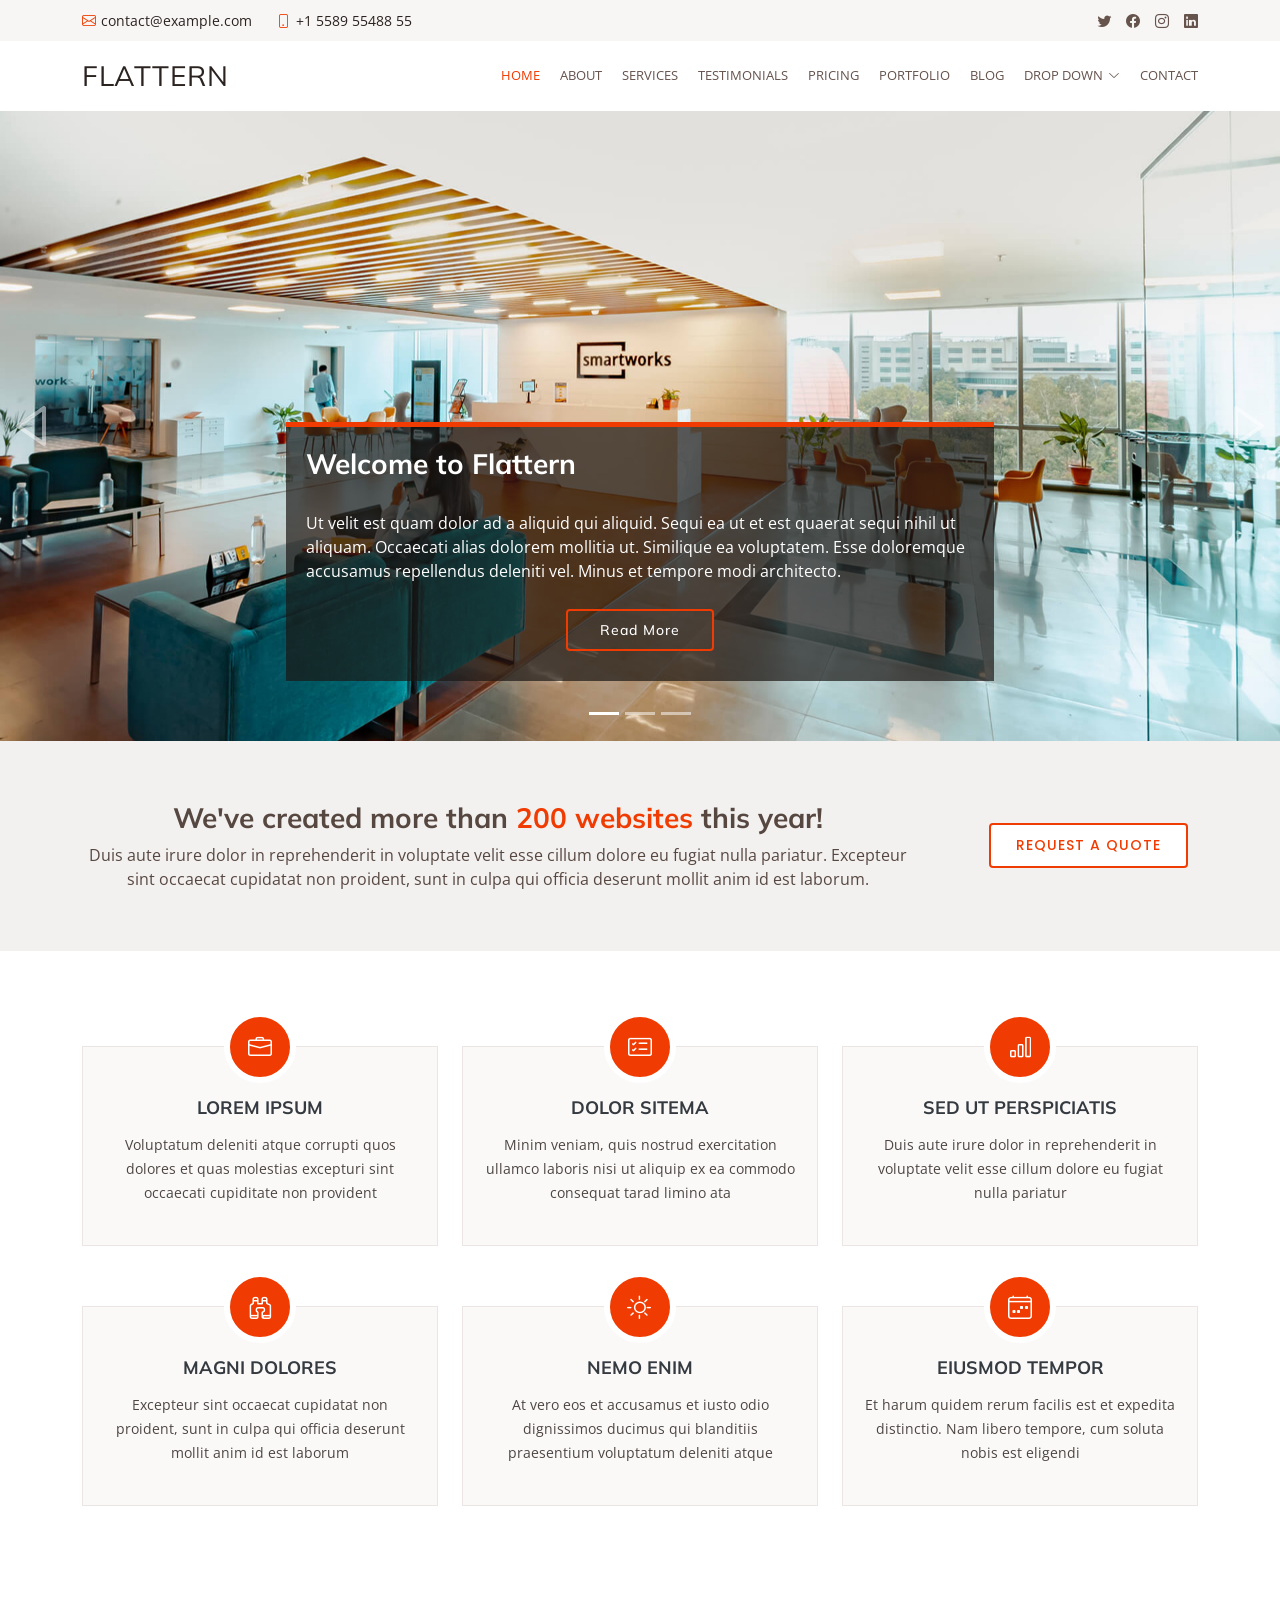
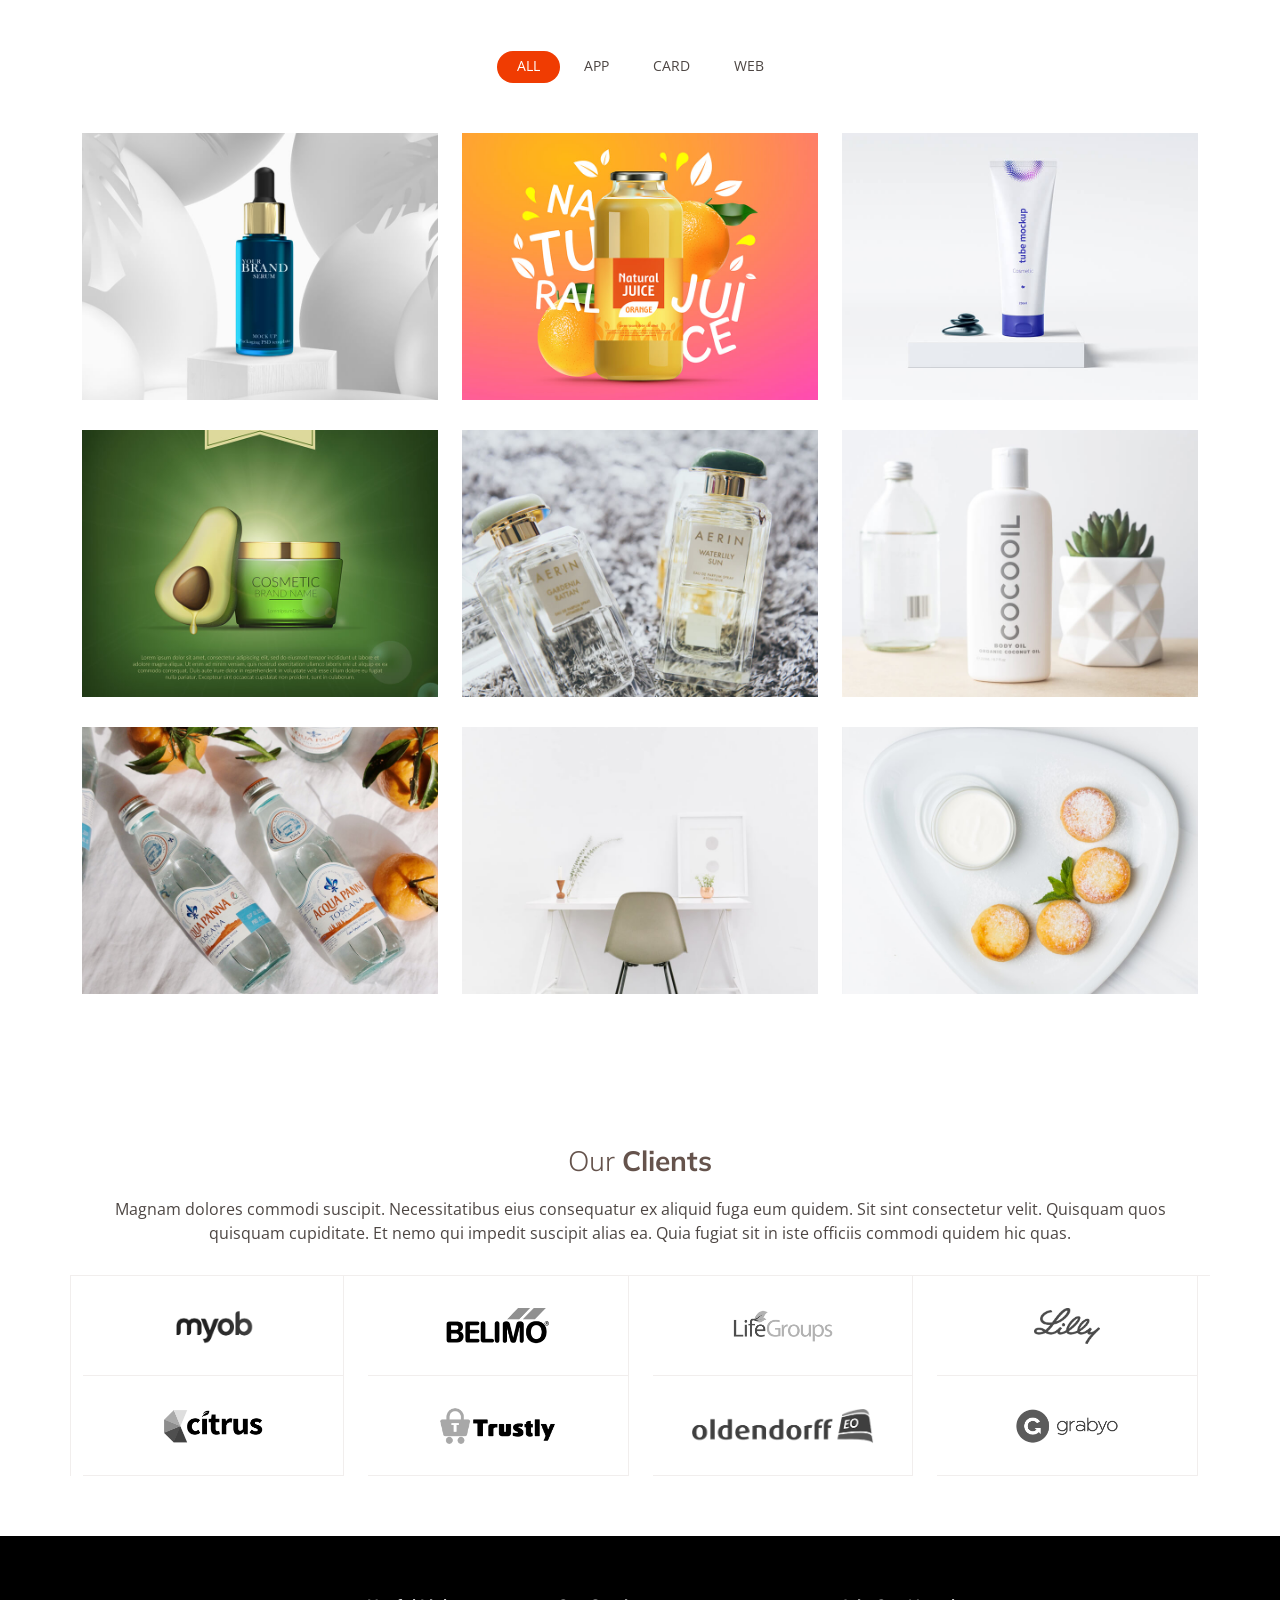
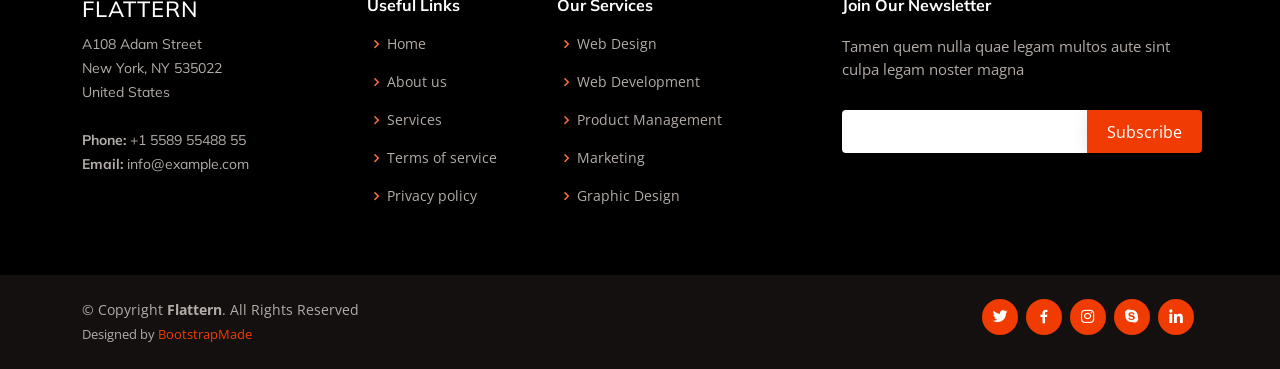
<file: Flattern/index.html>
<!DOCTYPE html>
<html lang="en">

<head>
  <meta charset="utf-8">
  <meta content="width=device-width, initial-scale=1.0" name="viewport">

  <title>Flattern Bootstrap Template - Index</title>
  <meta content="" name="description">
  <meta content="" name="keywords">

  <!-- Favicons -->
  <link href="assets/img/favicon.png" rel="icon">
  <link href="assets/img/apple-touch-icon.png" rel="apple-touch-icon">

  <!-- Google Fonts -->
  <link href="https://fonts.googleapis.com/css?family=Open+Sans:300,300i,400,400i,600,600i,700,700i|Muli:300,300i,400,400i,500,500i,600,600i,700,700i|Poppins:300,300i,400,400i,500,500i,600,600i,700,700i" rel="stylesheet">

  <!-- Vendor CSS Files -->
  <link href="assets/vendor/animate.css/animate.min.css" rel="stylesheet">
  <link href="assets/vendor/aos/aos.css" rel="stylesheet">
  <link href="assets/vendor/bootstrap/css/bootstrap.min.css" rel="stylesheet">
  <link href="assets/vendor/bootstrap-icons/bootstrap-icons.css" rel="stylesheet">
  <link href="assets/vendor/boxicons/css/boxicons.min.css" rel="stylesheet">
  <link href="assets/vendor/glightbox/css/glightbox.min.css" rel="stylesheet">
  <link href="assets/vendor/swiper/swiper-bundle.min.css" rel="stylesheet">

  <!-- Template Main CSS File -->
  <link href="assets/css/style.css" rel="stylesheet">

  <!-- =======================================================
  * Template Name: Flattern - v4.3.0
  * Template URL: https://bootstrapmade.com/flattern-multipurpose-bootstrap-template/
  * Author: BootstrapMade.com
  * License: https://bootstrapmade.com/license/
  ======================================================== -->
</head>

<body>

  <!-- ======= Top Bar ======= -->
  <section id="topbar" class="d-flex align-items-center">
    <div class="container d-flex justify-content-center justify-content-md-between">
      <div class="contact-info d-flex align-items-center">
        <i class="bi bi-envelope d-flex align-items-center"><a href="mailto:contact@example.com">contact@example.com</a></i>
        <i class="bi bi-phone d-flex align-items-center ms-4"><span>+1 5589 55488 55</span></i>
      </div>
      <div class="social-links d-none d-md-flex align-items-center">
        <a href="#" class="twitter"><i class="bi bi-twitter"></i></a>
        <a href="#" class="facebook"><i class="bi bi-facebook"></i></a>
        <a href="#" class="instagram"><i class="bi bi-instagram"></i></a>
        <a href="#" class="linkedin"><i class="bi bi-linkedin"></i></i></a>
      </div>
    </div>
  </section>

  <!-- ======= Header ======= -->
  <header id="header" class="d-flex align-items-center">
    <div class="container d-flex justify-content-between">

      <div class="logo">
        <h1 class="text-light"><a href="index.html">Flattern</a></h1>
        <!-- Uncomment below if you prefer to use an image logo -->
        <!-- <a href="index.html"><img src="assets/img/logo.png" alt="" class="img-fluid"></a>-->
      </div>

      <nav id="navbar" class="navbar">
        <ul>
          <li><a class="active" href="index.html">Home</a></li>
          <li><a href="about.html">About</a></li>
          <li><a href="services.html">Services</a></li>
          <li><a href="testimonials.html">Testimonials</a></li>
          <li><a href="pricing.html">Pricing</a></li>
          <li><a href="portfolio.html">Portfolio</a></li>
          <li><a href="blog.html">Blog</a></li>
          <li class="dropdown"><a href="#"><span>Drop Down</span> <i class="bi bi-chevron-down"></i></a>
            <ul>
              <li><a href="#">Drop Down 1</a></li>
              <li class="dropdown"><a href="#"><span>Deep Drop Down</span> <i class="bi bi-chevron-right"></i></a>
                <ul>
                  <li><a href="#">Deep Drop Down 1</a></li>
                  <li><a href="#">Deep Drop Down 2</a></li>
                  <li><a href="#">Deep Drop Down 3</a></li>
                  <li><a href="#">Deep Drop Down 4</a></li>
                  <li><a href="#">Deep Drop Down 5</a></li>
                </ul>
              </li>
              <li><a href="#">Drop Down 2</a></li>
              <li><a href="#">Drop Down 3</a></li>
              <li><a href="#">Drop Down 4</a></li>
            </ul>
          </li>
          <li><a href="contact.html">Contact</a></li>
        </ul>
        <i class="bi bi-list mobile-nav-toggle"></i>
      </nav><!-- .navbar -->

    </div>
  </header><!-- End Header -->

  <!-- ======= Hero Section ======= -->
  <section id="hero">
    <div id="heroCarousel" data-bs-interval="5000" class="carousel slide carousel-fade" data-bs-ride="carousel">

      <div class="carousel-inner" role="listbox">

        <!-- Slide 1 -->
        <div class="carousel-item active" style="background-image: url(assets/img/slide/slide-1.jpg);">
          <div class="carousel-container">
            <div class="carousel-content animate__animated animate__fadeInUp">
              <h2>Welcome to <span>Flattern</span></h2>
              <p>Ut velit est quam dolor ad a aliquid qui aliquid. Sequi ea ut et est quaerat sequi nihil ut aliquam. Occaecati alias dolorem mollitia ut. Similique ea voluptatem. Esse doloremque accusamus repellendus deleniti vel. Minus et tempore modi architecto.</p>
              <div class="text-center"><a href="" class="btn-get-started">Read More</a></div>
            </div>
          </div>
        </div>

        <!-- Slide 2 -->
        <div class="carousel-item" style="background-image: url(assets/img/slide/slide-2.jpg);">
          <div class="carousel-container">
            <div class="carousel-content animate__animated animate__fadeInUp">
              <h2>Lorem Ipsum Dolor</h2>
              <p>Ut velit est quam dolor ad a aliquid qui aliquid. Sequi ea ut et est quaerat sequi nihil ut aliquam. Occaecati alias dolorem mollitia ut. Similique ea voluptatem. Esse doloremque accusamus repellendus deleniti vel. Minus et tempore modi architecto.</p>
              <div class="text-center"><a href="" class="btn-get-started">Read More</a></div>
            </div>
          </div>
        </div>

        <!-- Slide 3 -->
        <div class="carousel-item" style="background-image: url(assets/img/slide/slide-3.jpg);">
          <div class="carousel-container">
            <div class="carousel-content animate__animated animate__fadeInUp">
              <h2>Sequi ea ut et est quaerat</h2>
              <p>Ut velit est quam dolor ad a aliquid qui aliquid. Sequi ea ut et est quaerat sequi nihil ut aliquam. Occaecati alias dolorem mollitia ut. Similique ea voluptatem. Esse doloremque accusamus repellendus deleniti vel. Minus et tempore modi architecto.</p>
              <div class="text-center"><a href="" class="btn-get-started">Read More</a></div>
            </div>
          </div>
        </div>

      </div>

      <a class="carousel-control-prev" href="#heroCarousel" role="button" data-bs-slide="prev">
        <span class="carousel-control-prev-icon bx bx-left-arrow" aria-hidden="true"></span>
      </a>

      <a class="carousel-control-next" href="#heroCarousel" role="button" data-bs-slide="next">
        <span class="carousel-control-next-icon bx bx-right-arrow" aria-hidden="true"></span>
      </a>

      <ol class="carousel-indicators" id="hero-carousel-indicators"></ol>

    </div>
  </section><!-- End Hero -->

  <main id="main">

    <!-- ======= Cta Section ======= -->
    <section id="cta" class="cta">
      <div class="container">

        <div class="row">
          <div class="col-lg-9 text-center text-lg-left">
            <h3>We've created more than <span>200 websites</span> this year!</h3>
            <p> Duis aute irure dolor in reprehenderit in voluptate velit esse cillum dolore eu fugiat nulla pariatur. Excepteur sint occaecat cupidatat non proident, sunt in culpa qui officia deserunt mollit anim id est laborum.</p>
          </div>
          <div class="col-lg-3 cta-btn-container text-center">
            <a class="cta-btn align-middle" href="#">Request a quote</a>
          </div>
        </div>

      </div>
    </section><!-- End Cta Section -->

    <!-- ======= Services Section ======= -->
    <section id="services" class="services">
      <div class="container">

        <div class="row">
          <div class="col-lg-4 col-md-6">
            <div class="icon-box" data-aos="fade-up">
              <div class="icon"><i class="bi bi-briefcase"></i></div>
              <h4 class="title"><a href="">Lorem Ipsum</a></h4>
              <p class="description">Voluptatum deleniti atque corrupti quos dolores et quas molestias excepturi sint occaecati cupiditate non provident</p>
            </div>
          </div>
          <div class="col-lg-4 col-md-6">
            <div class="icon-box" data-aos="fade-up" data-aos-delay="100">
              <div class="icon"><i class="bi bi-card-checklist"></i></div>
              <h4 class="title"><a href="">Dolor Sitema</a></h4>
              <p class="description">Minim veniam, quis nostrud exercitation ullamco laboris nisi ut aliquip ex ea commodo consequat tarad limino ata</p>
            </div>
          </div>
          <div class="col-lg-4 col-md-6">
            <div class="icon-box" data-aos="fade-up" data-aos-delay="200">
              <div class="icon"><i class="bi bi-bar-chart"></i></div>
              <h4 class="title"><a href="">Sed ut perspiciatis</a></h4>
              <p class="description">Duis aute irure dolor in reprehenderit in voluptate velit esse cillum dolore eu fugiat nulla pariatur</p>
            </div>
          </div>
          <div class="col-lg-4 col-md-6">
            <div class="icon-box" data-aos="fade-up" data-aos-delay="200">
              <div class="icon"><i class="bi bi-binoculars"></i></div>
              <h4 class="title"><a href="">Magni Dolores</a></h4>
              <p class="description">Excepteur sint occaecat cupidatat non proident, sunt in culpa qui officia deserunt mollit anim id est laborum</p>
            </div>
          </div>
          <div class="col-lg-4 col-md-6">
            <div class="icon-box" data-aos="fade-up" data-aos-delay="300">
              <div class="icon"><i class="bi bi-brightness-high"></i></div>
              <h4 class="title"><a href="">Nemo Enim</a></h4>
              <p class="description">At vero eos et accusamus et iusto odio dignissimos ducimus qui blanditiis praesentium voluptatum deleniti atque</p>
            </div>
          </div>
          <div class="col-lg-4 col-md-6">
            <div class="icon-box" data-aos="fade-up" data-aos-delay="400">
              <div class="icon"><i class="bi bi-calendar4-week"></i></div>
              <h4 class="title"><a href="">Eiusmod Tempor</a></h4>
              <p class="description">Et harum quidem rerum facilis est et expedita distinctio. Nam libero tempore, cum soluta nobis est eligendi</p>
            </div>
          </div>
        </div>

      </div>
    </section><!-- End Services Section -->

    <!-- ======= Portfolio Section ======= -->
    <section id="portfolio" class="portfolio">
      <div class="container">

        <div class="row" data-aos="fade-up">
          <div class="col-lg-12 d-flex justify-content-center">
            <ul id="portfolio-flters">
              <li data-filter="*" class="filter-active">All</li>
              <li data-filter=".filter-app">App</li>
              <li data-filter=".filter-card">Card</li>
              <li data-filter=".filter-web">Web</li>
            </ul>
          </div>
        </div>

        <div class="row portfolio-container" data-aos="fade-up">

          <div class="col-lg-4 col-md-6 portfolio-item filter-app">
            <img src="assets/img/portfolio/portfolio-1.jpg" class="img-fluid" alt="">
            <div class="portfolio-info">
              <h4>App 1</h4>
              <p>App</p>
              <a href="assets/img/portfolio/portfolio-1.jpg" data-gallery="portfolioGallery" class="portfolio-lightbox preview-link" title="App 1"><i class="bx bx-plus"></i></a>
              <a href="portfolio-details.html" class="details-link" title="More Details"><i class="bx bx-link"></i></a>
            </div>
          </div>

          <div class="col-lg-4 col-md-6 portfolio-item filter-web">
            <img src="assets/img/portfolio/portfolio-2.jpg" class="img-fluid" alt="">
            <div class="portfolio-info">
              <h4>Web 3</h4>
              <p>Web</p>
              <a href="assets/img/portfolio/portfolio-2.jpg" data-gallery="portfolioGallery" class="portfolio-lightbox preview-link" title="Web 3"><i class="bx bx-plus"></i></a>
              <a href="portfolio-details.html" class="details-link" title="More Details"><i class="bx bx-link"></i></a>
            </div>
          </div>

          <div class="col-lg-4 col-md-6 portfolio-item filter-app">
            <img src="assets/img/portfolio/portfolio-3.jpg" class="img-fluid" alt="">
            <div class="portfolio-info">
              <h4>App 2</h4>
              <p>App</p>
              <a href="assets/img/portfolio/portfolio-3.jpg" data-gallery="portfolioGallery" class="portfolio-lightbox preview-link" title="App 2"><i class="bx bx-plus"></i></a>
              <a href="portfolio-details.html" class="details-link" title="More Details"><i class="bx bx-link"></i></a>
            </div>
          </div>

          <div class="col-lg-4 col-md-6 portfolio-item filter-card">
            <img src="assets/img/portfolio/portfolio-4.jpg" class="img-fluid" alt="">
            <div class="portfolio-info">
              <h4>Card 2</h4>
              <p>Card</p>
              <a href="assets/img/portfolio/portfolio-4.jpg" data-gallery="portfolioGallery" class="portfolio-lightbox preview-link" title="Card 2"><i class="bx bx-plus"></i></a>
              <a href="portfolio-details.html" class="details-link" title="More Details"><i class="bx bx-link"></i></a>
            </div>
          </div>

          <div class="col-lg-4 col-md-6 portfolio-item filter-web">
            <img src="assets/img/portfolio/portfolio-5.jpg" class="img-fluid" alt="">
            <div class="portfolio-info">
              <h4>Web 2</h4>
              <p>Web</p>
              <a href="assets/img/portfolio/portfolio-5.jpg" data-gallery="portfolioGallery" class="portfolio-lightbox preview-link" title="Web 2"><i class="bx bx-plus"></i></a>
              <a href="portfolio-details.html" class="details-link" title="More Details"><i class="bx bx-link"></i></a>
            </div>
          </div>

          <div class="col-lg-4 col-md-6 portfolio-item filter-app">
            <img src="assets/img/portfolio/portfolio-6.jpg" class="img-fluid" alt="">
            <div class="portfolio-info">
              <h4>App 3</h4>
              <p>App</p>
              <a href="assets/img/portfolio/portfolio-6.jpg" data-gallery="portfolioGallery" class="portfolio-lightbox preview-link" title="App 3"><i class="bx bx-plus"></i></a>
              <a href="portfolio-details.html" class="details-link" title="More Details"><i class="bx bx-link"></i></a>
            </div>
          </div>

          <div class="col-lg-4 col-md-6 portfolio-item filter-card">
            <img src="assets/img/portfolio/portfolio-7.jpg" class="img-fluid" alt="">
            <div class="portfolio-info">
              <h4>Card 1</h4>
              <p>Card</p>
              <a href="assets/img/portfolio/portfolio-7.jpg" data-gallery="portfolioGallery" class="portfolio-lightbox preview-link" title="Card 1"><i class="bx bx-plus"></i></a>
              <a href="portfolio-details.html" class="details-link" title="More Details"><i class="bx bx-link"></i></a>
            </div>
          </div>

          <div class="col-lg-4 col-md-6 portfolio-item filter-card">
            <img src="assets/img/portfolio/portfolio-8.jpg" class="img-fluid" alt="">
            <div class="portfolio-info">
              <h4>Card 3</h4>
              <p>Card</p>
              <a href="assets/img/portfolio/portfolio-8.jpg" data-gallery="portfolioGallery" class="portfolio-lightbox preview-link" title="Card 3"><i class="bx bx-plus"></i></a>
              <a href="portfolio-details.html" class="details-link" title="More Details"><i class="bx bx-link"></i></a>
            </div>
          </div>

          <div class="col-lg-4 col-md-6 portfolio-item filter-web">
            <img src="assets/img/portfolio/portfolio-9.jpg" class="img-fluid" alt="">
            <div class="portfolio-info">
              <h4>Web 3</h4>
              <p>Web</p>
              <a href="assets/img/portfolio/portfolio-9.jpg" data-gallery="portfolioGallery" class="portfolio-lightbox preview-link" title="Web 3"><i class="bx bx-plus"></i></a>
              <a href="portfolio-details.html" class="details-link" title="More Details"><i class="bx bx-link"></i></a>
            </div>
          </div>

        </div>

      </div>
    </section><!-- End Portfolio Section -->

    <!-- ======= Our Clients Section ======= -->
    <section id="clients" class="clients">
      <div class="container">

        <div class="section-title" data-aos="fade-up">
          <h2>Our <strong>Clients</strong></h2>
          <p>Magnam dolores commodi suscipit. Necessitatibus eius consequatur ex aliquid fuga eum quidem. Sit sint consectetur velit. Quisquam quos quisquam cupiditate. Et nemo qui impedit suscipit alias ea. Quia fugiat sit in iste officiis commodi quidem hic quas.</p>
        </div>

        <div class="row no-gutters clients-wrap clearfix" data-aos="fade-up">

          <div class="col-lg-3 col-md-4 col-xs-6">
            <div class="client-logo">
              <img src="assets/img/clients/client-1.png" class="img-fluid" alt="">
            </div>
          </div>

          <div class="col-lg-3 col-md-4 col-xs-6">
            <div class="client-logo">
              <img src="assets/img/clients/client-2.png" class="img-fluid" alt="">
            </div>
          </div>

          <div class="col-lg-3 col-md-4 col-xs-6">
            <div class="client-logo">
              <img src="assets/img/clients/client-3.png" class="img-fluid" alt="">
            </div>
          </div>

          <div class="col-lg-3 col-md-4 col-xs-6">
            <div class="client-logo">
              <img src="assets/img/clients/client-4.png" class="img-fluid" alt="">
            </div>
          </div>

          <div class="col-lg-3 col-md-4 col-xs-6">
            <div class="client-logo">
              <img src="assets/img/clients/client-5.png" class="img-fluid" alt="">
            </div>
          </div>

          <div class="col-lg-3 col-md-4 col-xs-6">
            <div class="client-logo">
              <img src="assets/img/clients/client-6.png" class="img-fluid" alt="">
            </div>
          </div>

          <div class="col-lg-3 col-md-4 col-xs-6">
            <div class="client-logo">
              <img src="assets/img/clients/client-7.png" class="img-fluid" alt="">
            </div>
          </div>

          <div class="col-lg-3 col-md-4 col-xs-6">
            <div class="client-logo">
              <img src="assets/img/clients/client-8.png" class="img-fluid" alt="">
            </div>
          </div>

        </div>

      </div>
    </section><!-- End Our Clients Section -->

  </main><!-- End #main -->

  <!-- ======= Footer ======= -->
  <footer id="footer">

    <div class="footer-top">
      <div class="container">
        <div class="row">

          <div class="col-lg-3 col-md-6 footer-contact">
            <h3>Flattern</h3>
            <p>
              A108 Adam Street <br>
              New York, NY 535022<br>
              United States <br><br>
              <strong>Phone:</strong> +1 5589 55488 55<br>
              <strong>Email:</strong> info@example.com<br>
            </p>
          </div>

          <div class="col-lg-2 col-md-6 footer-links">
            <h4>Useful Links</h4>
            <ul>
              <li><i class="bx bx-chevron-right"></i> <a href="#">Home</a></li>
              <li><i class="bx bx-chevron-right"></i> <a href="#">About us</a></li>
              <li><i class="bx bx-chevron-right"></i> <a href="#">Services</a></li>
              <li><i class="bx bx-chevron-right"></i> <a href="#">Terms of service</a></li>
              <li><i class="bx bx-chevron-right"></i> <a href="#">Privacy policy</a></li>
            </ul>
          </div>

          <div class="col-lg-3 col-md-6 footer-links">
            <h4>Our Services</h4>
            <ul>
              <li><i class="bx bx-chevron-right"></i> <a href="#">Web Design</a></li>
              <li><i class="bx bx-chevron-right"></i> <a href="#">Web Development</a></li>
              <li><i class="bx bx-chevron-right"></i> <a href="#">Product Management</a></li>
              <li><i class="bx bx-chevron-right"></i> <a href="#">Marketing</a></li>
              <li><i class="bx bx-chevron-right"></i> <a href="#">Graphic Design</a></li>
            </ul>
          </div>

          <div class="col-lg-4 col-md-6 footer-newsletter">
            <h4>Join Our Newsletter</h4>
            <p>Tamen quem nulla quae legam multos aute sint culpa legam noster magna</p>
            <form action="" method="post">
              <input type="email" name="email"><input type="submit" value="Subscribe">
            </form>
          </div>

        </div>
      </div>
    </div>

    <div class="container d-md-flex py-4">

      <div class="me-md-auto text-center text-md-start">
        <div class="copyright">
          &copy; Copyright <strong><span>Flattern</span></strong>. All Rights Reserved
        </div>
        <div class="credits">
          <!-- All the links in the footer should remain intact. -->
          <!-- You can delete the links only if you purchased the pro version. -->
          <!-- Licensing information: https://bootstrapmade.com/license/ -->
          <!-- Purchase the pro version with working PHP/AJAX contact form: https://bootstrapmade.com/flattern-multipurpose-bootstrap-template/ -->
          Designed by <a href="https://bootstrapmade.com/">BootstrapMade</a>
        </div>
      </div>
      <div class="social-links text-center text-md-right pt-3 pt-md-0">
        <a href="#" class="twitter"><i class="bx bxl-twitter"></i></a>
        <a href="#" class="facebook"><i class="bx bxl-facebook"></i></a>
        <a href="#" class="instagram"><i class="bx bxl-instagram"></i></a>
        <a href="#" class="google-plus"><i class="bx bxl-skype"></i></a>
        <a href="#" class="linkedin"><i class="bx bxl-linkedin"></i></a>
      </div>
    </div>
  </footer><!-- End Footer -->

  <a href="#" class="back-to-top d-flex align-items-center justify-content-center"><i class="bi bi-arrow-up-short"></i></a>

  <!-- Vendor JS Files -->
  <script src="assets/vendor/aos/aos.js"></script>
  <script src="assets/vendor/bootstrap/js/bootstrap.bundle.min.js"></script>
  <script src="assets/vendor/glightbox/js/glightbox.min.js"></script>
  <script src="assets/vendor/isotope-layout/isotope.pkgd.min.js"></script>
  <script src="assets/vendor/php-email-form/validate.js"></script>
  <script src="assets/vendor/swiper/swiper-bundle.min.js"></script>
  <script src="assets/vendor/waypoints/noframework.waypoints.js"></script>

  <!-- Template Main JS File -->
  <script src="assets/js/main.js"></script>

</body>

</html>
</file>
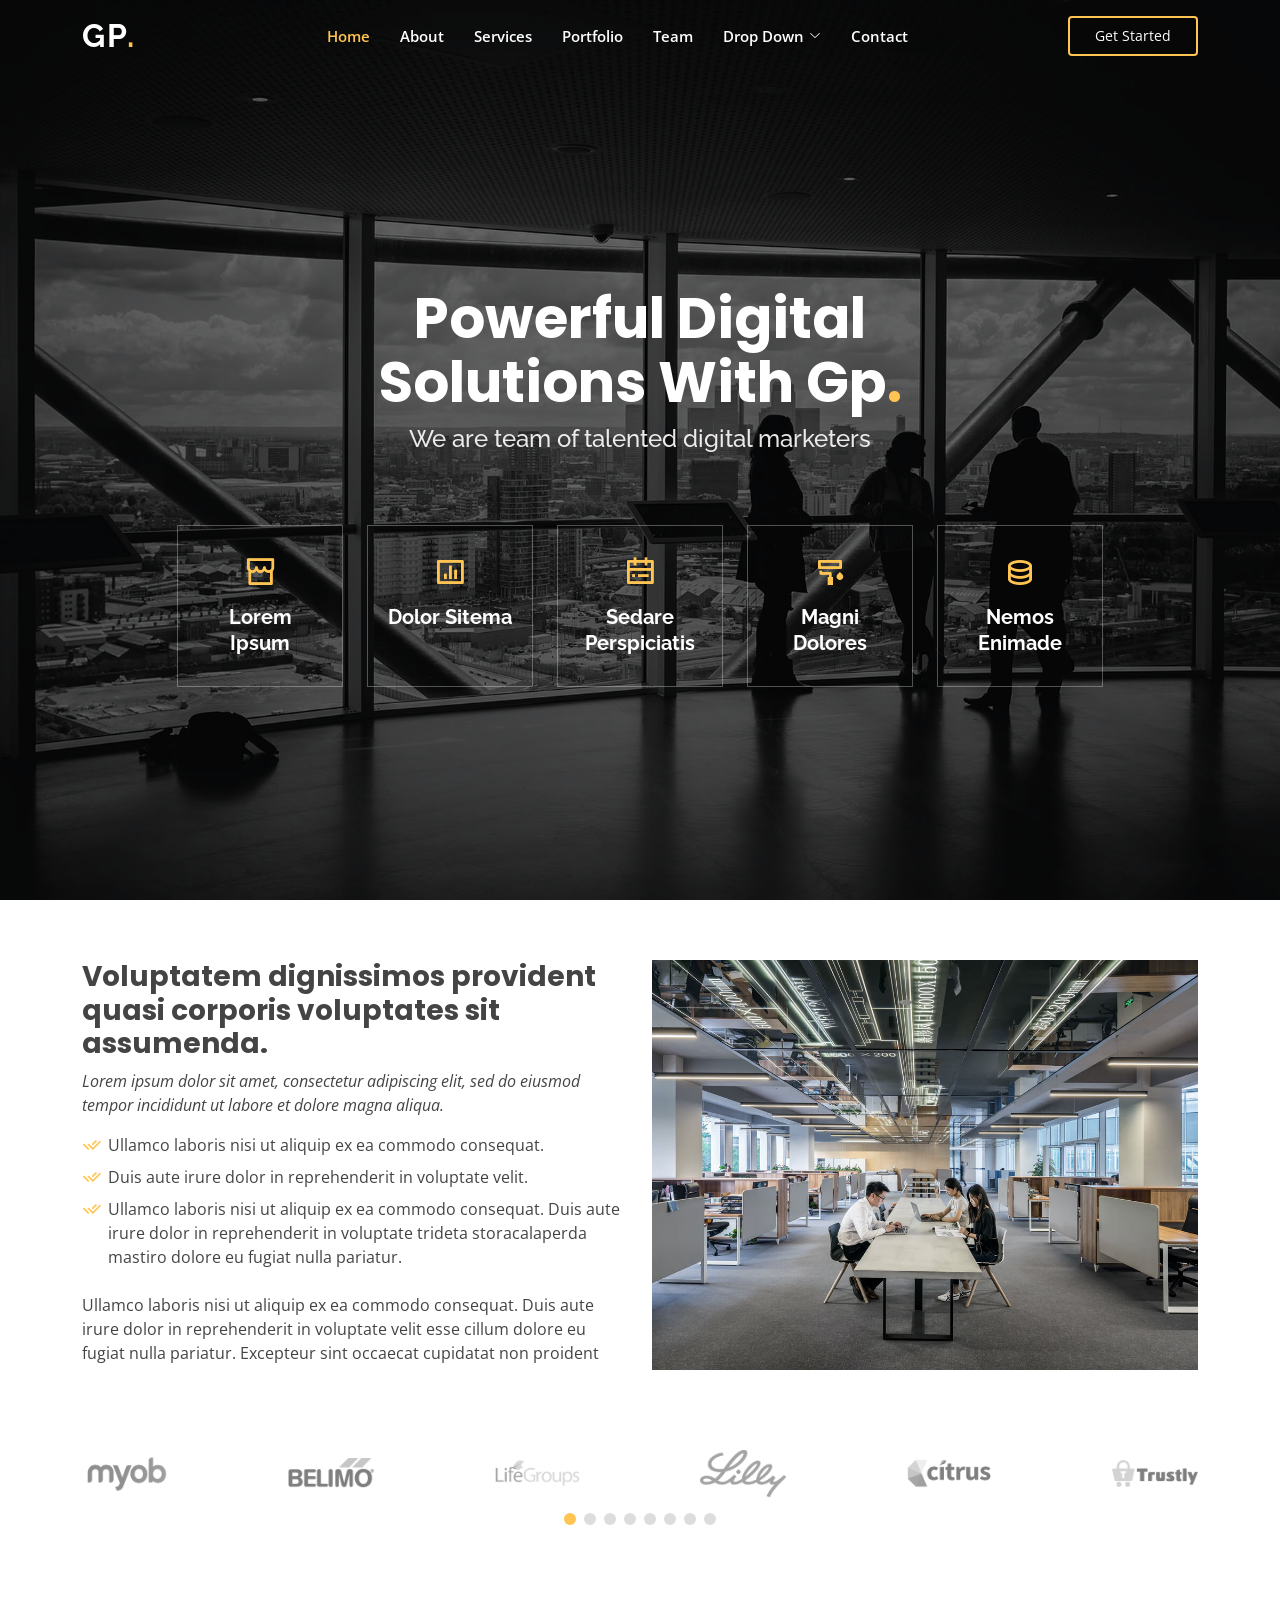
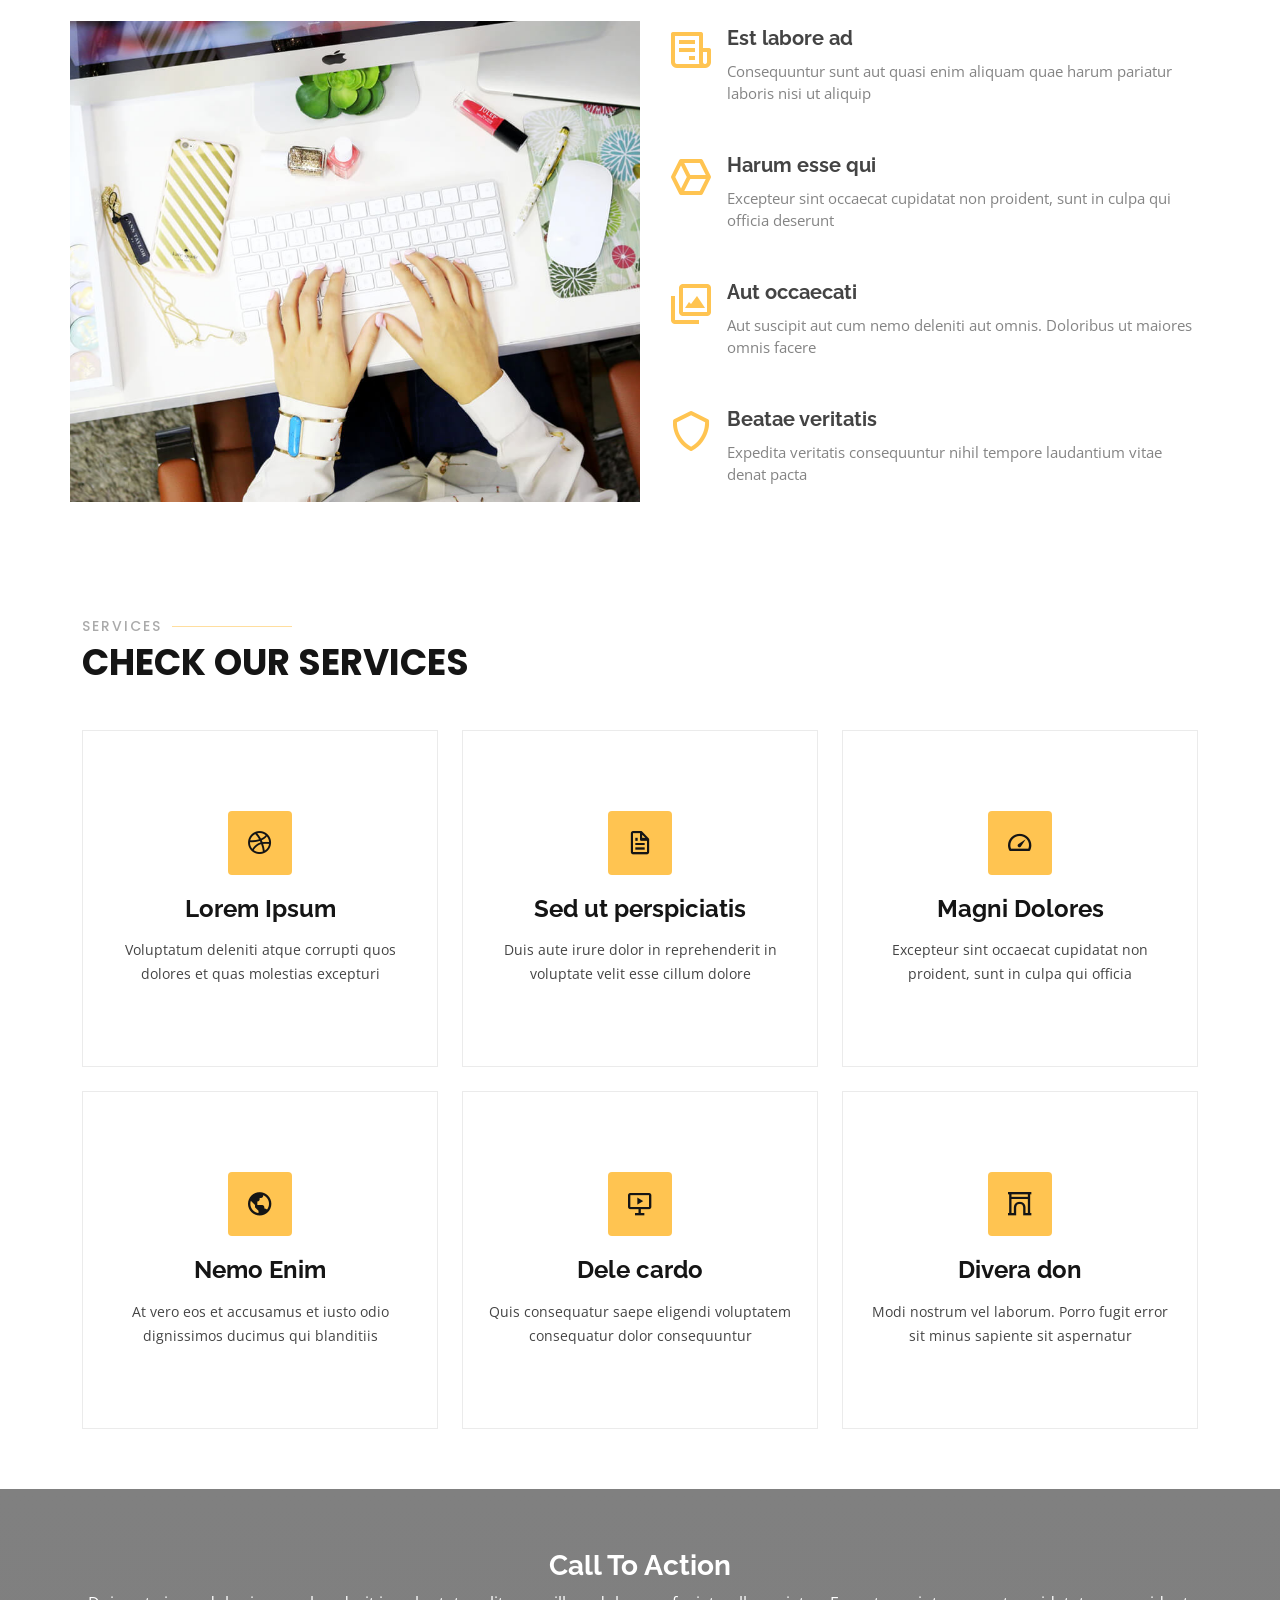
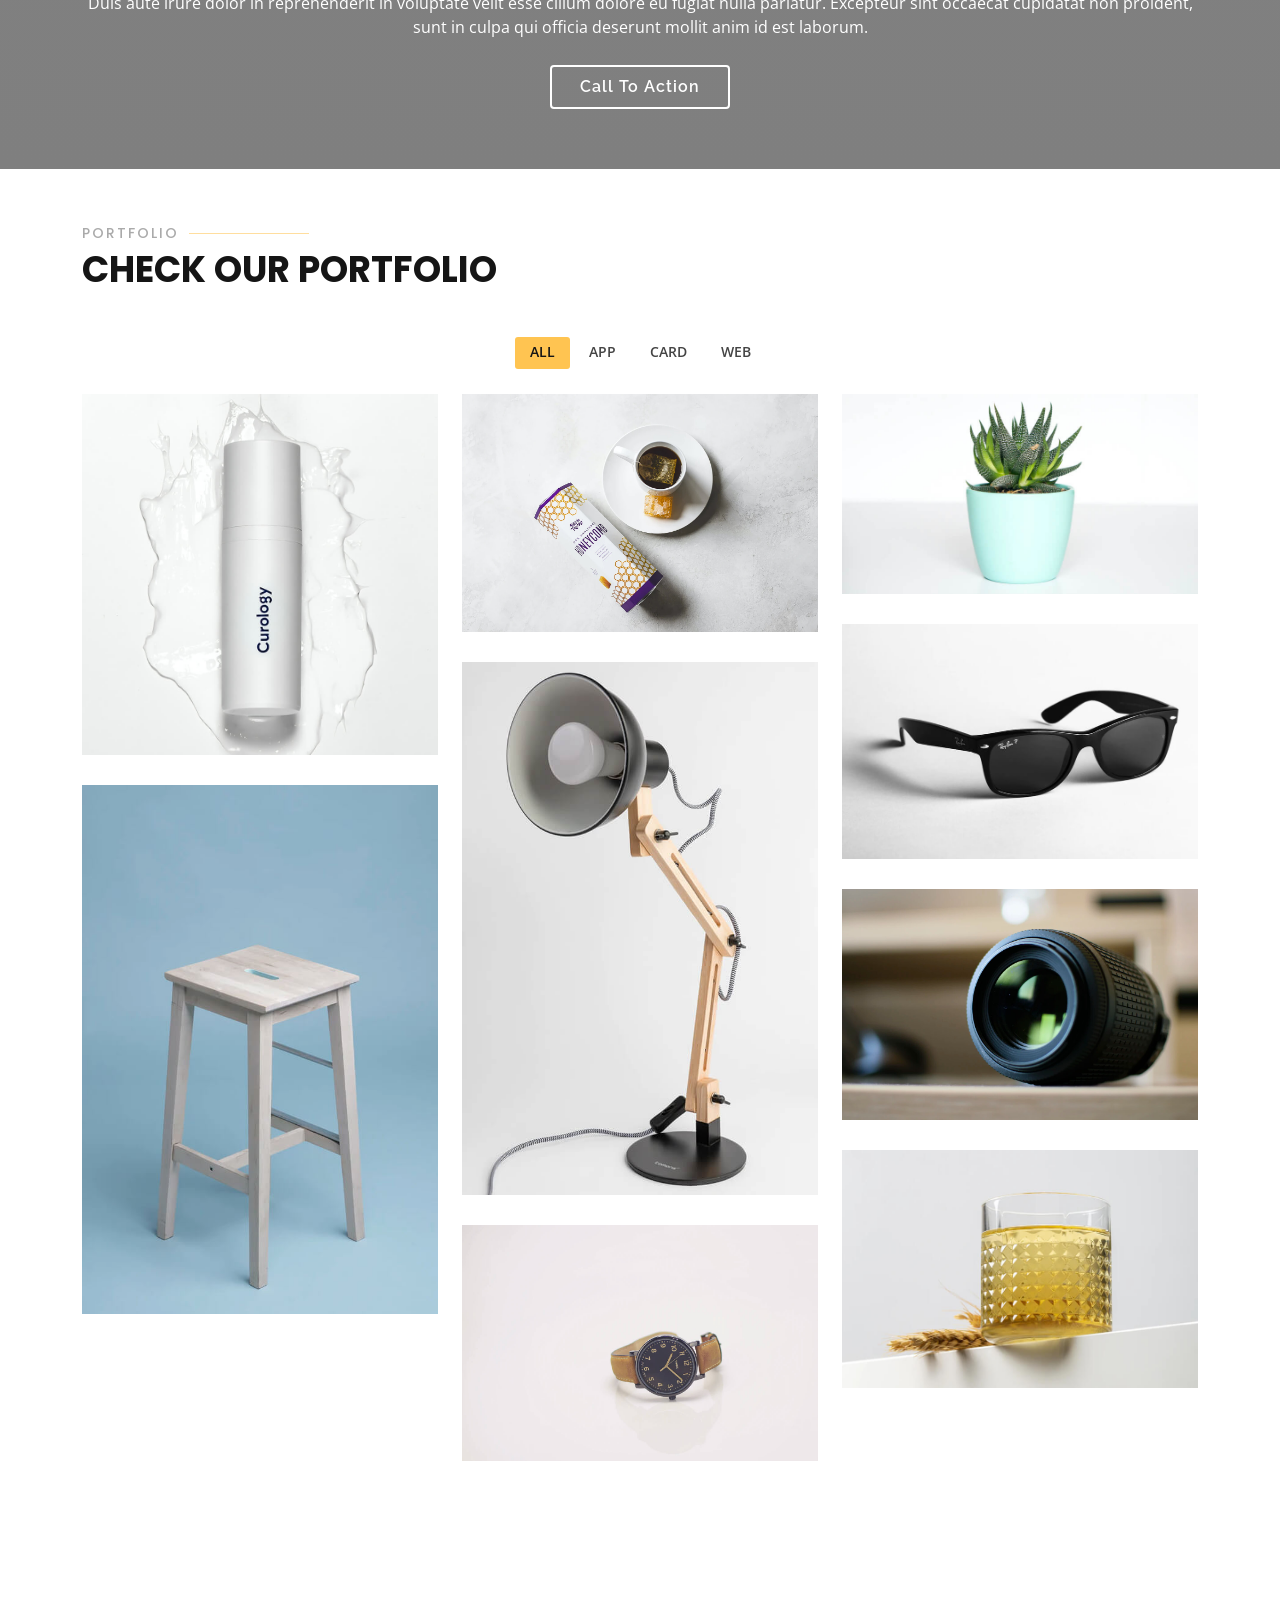
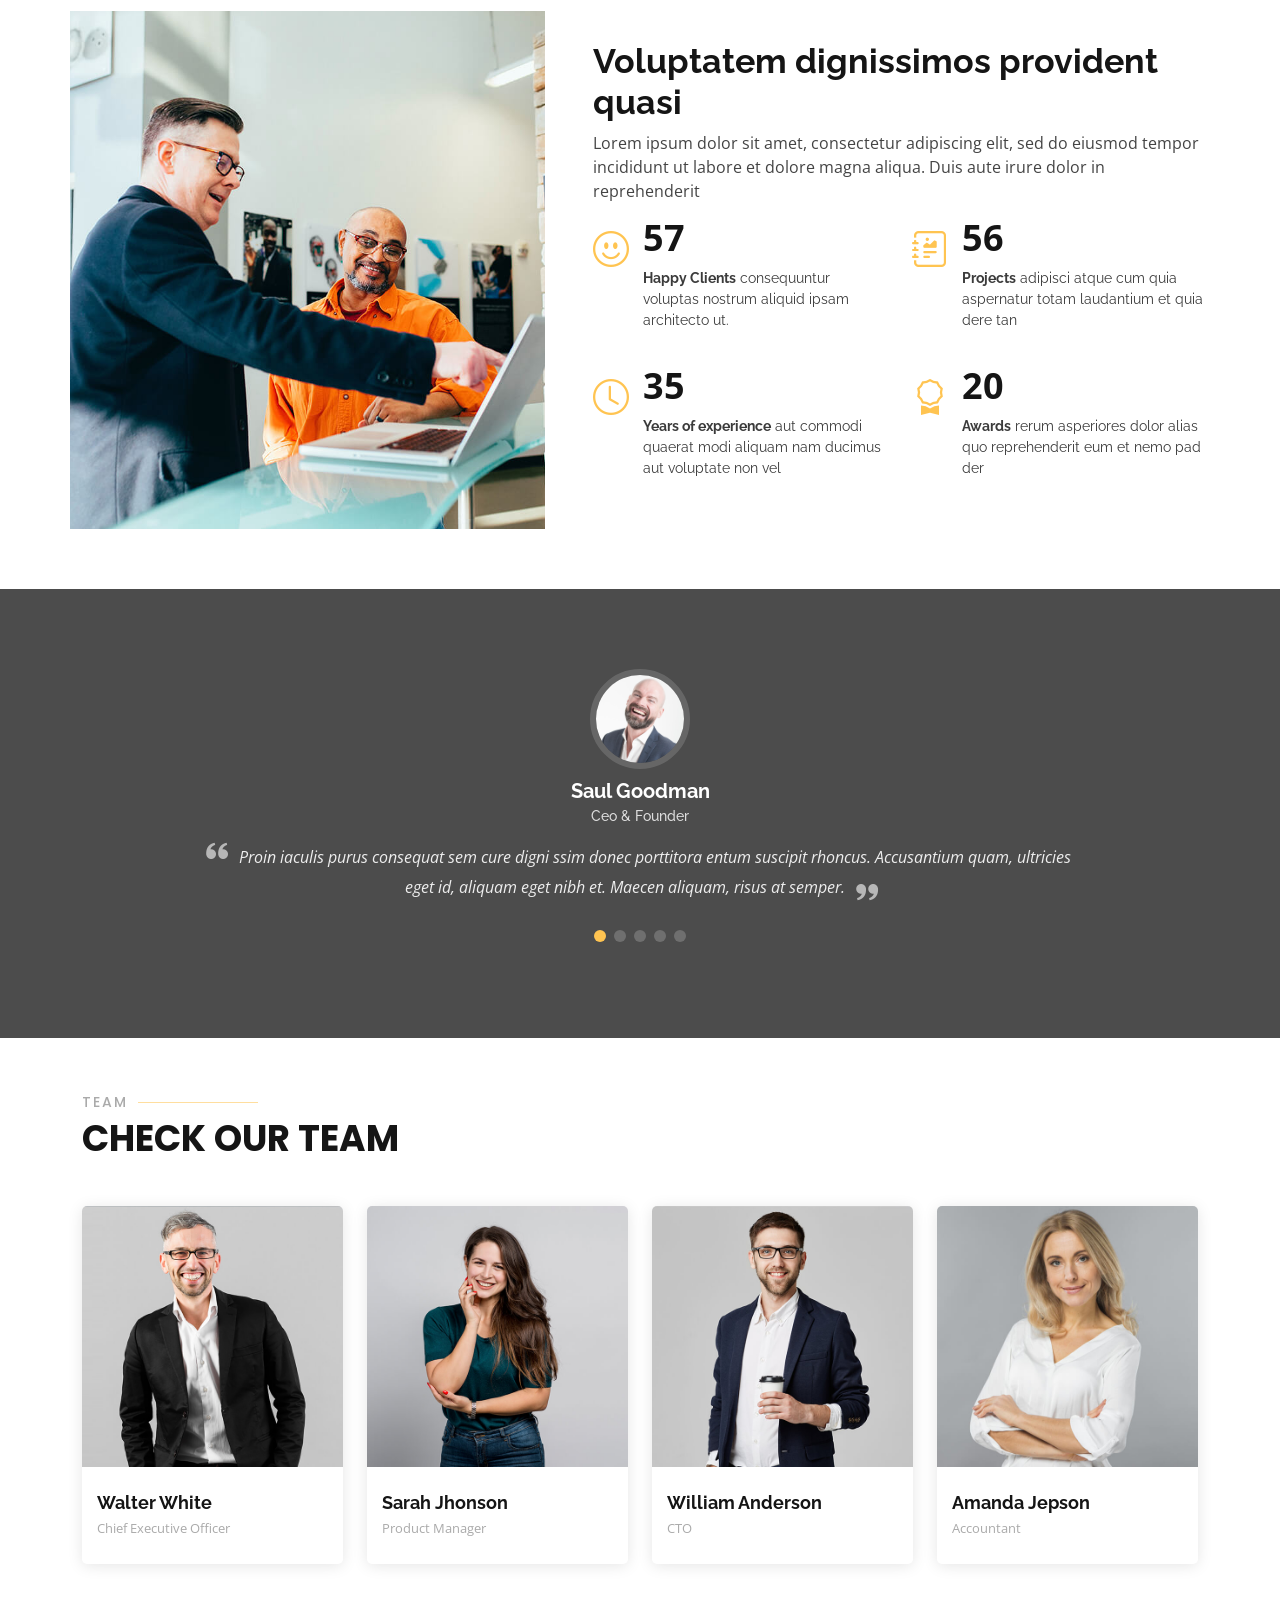
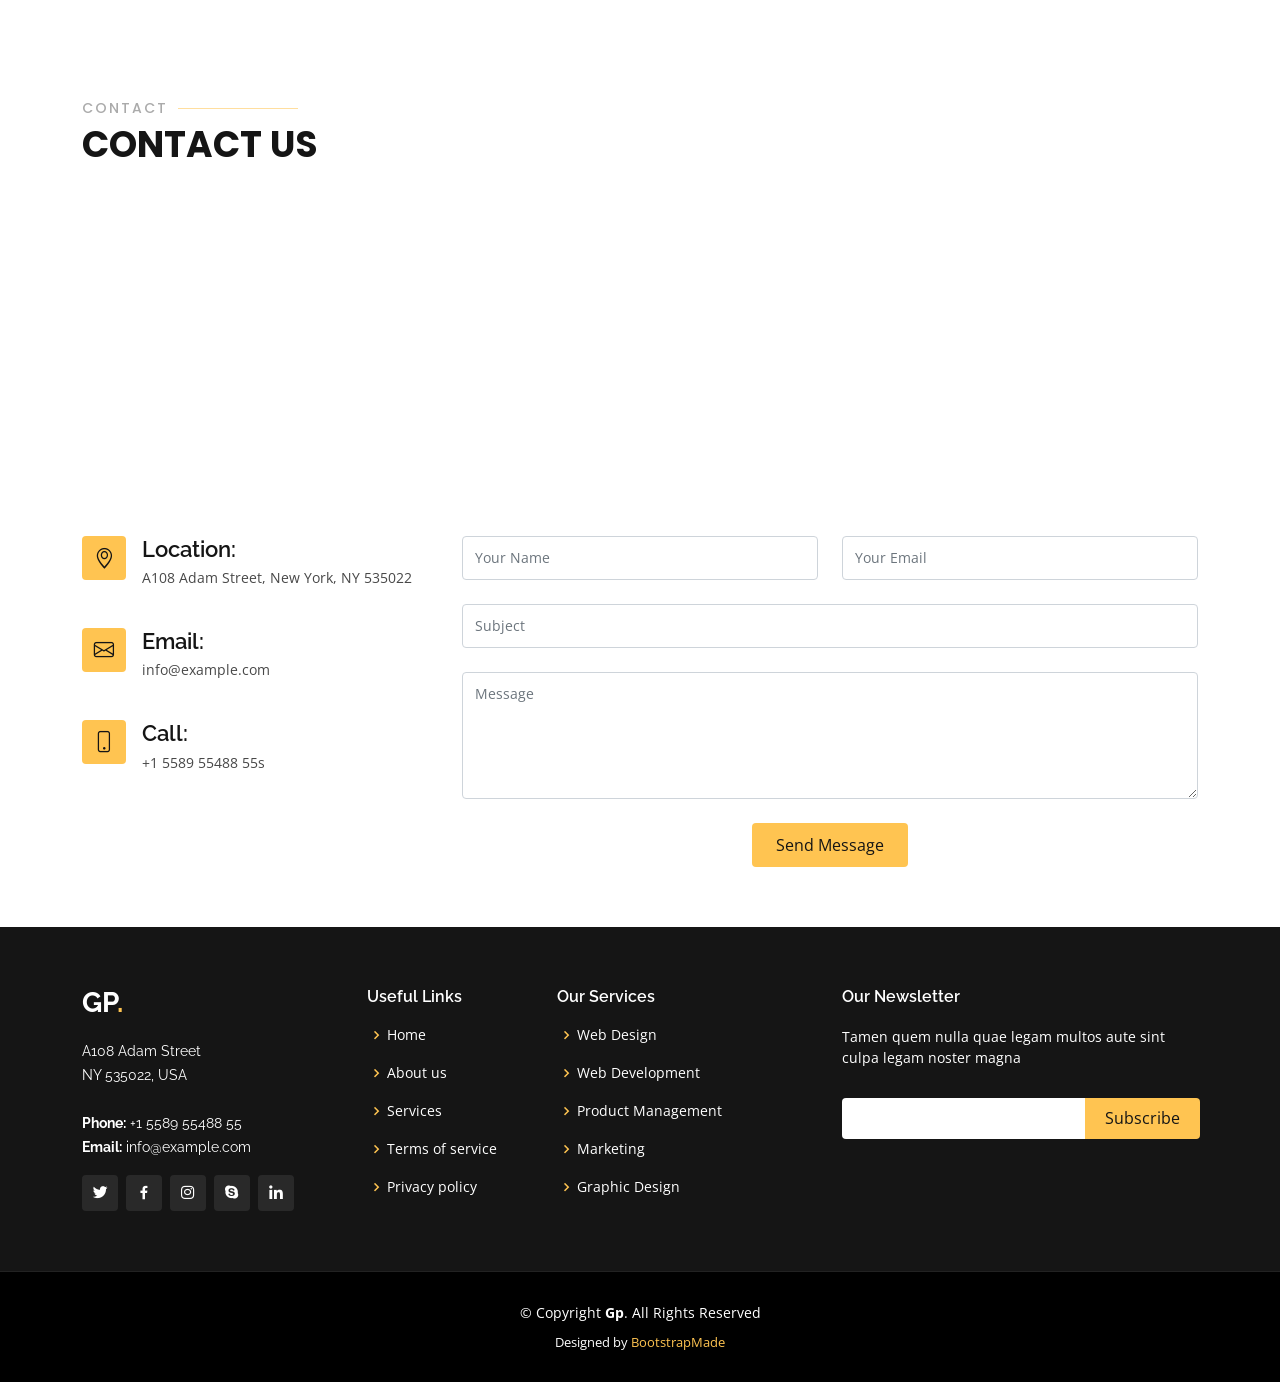
<file: Gp/index.html>
<!DOCTYPE html>
<html lang="en">

<head>
  <meta charset="utf-8">
  <meta content="width=device-width, initial-scale=1.0" name="viewport">

  <title>Gp Bootstrap Template - Index</title>
  <meta content="" name="description">
  <meta content="" name="keywords">

  <!-- Favicons -->
  <link href="assets/img/favicon.png" rel="icon">
  <link href="assets/img/apple-touch-icon.png" rel="apple-touch-icon">

  <!-- Google Fonts -->
  <link href="https://fonts.googleapis.com/css?family=Open+Sans:300,300i,400,400i,600,600i,700,700i|Raleway:300,300i,400,400i,500,500i,600,600i,700,700i|Poppins:300,300i,400,400i,500,500i,600,600i,700,700i" rel="stylesheet">

  <!-- Vendor CSS Files -->
  <link href="assets/vendor/aos/aos.css" rel="stylesheet">
  <link href="assets/vendor/bootstrap/css/bootstrap.min.css" rel="stylesheet">
  <link href="assets/vendor/bootstrap-icons/bootstrap-icons.css" rel="stylesheet">
  <link href="assets/vendor/boxicons/css/boxicons.min.css" rel="stylesheet">
  <link href="assets/vendor/glightbox/css/glightbox.min.css" rel="stylesheet">
  <link href="assets/vendor/remixicon/remixicon.css" rel="stylesheet">
  <link href="assets/vendor/swiper/swiper-bundle.min.css" rel="stylesheet">

  <!-- Template Main CSS File -->
  <link href="assets/css/style.css" rel="stylesheet">

  <!-- =======================================================
  * Template Name: Gp - v4.3.0
  * Template URL: https://bootstrapmade.com/gp-free-multipurpose-html-bootstrap-template/
  * Author: BootstrapMade.com
  * License: https://bootstrapmade.com/license/
  ======================================================== -->
</head>

<body>

  <!-- ======= Header ======= -->
  <header id="header" class="fixed-top ">
    <div class="container d-flex align-items-center justify-content-lg-between">

      <h1 class="logo me-auto me-lg-0"><a href="index.html">Gp<span>.</span></a></h1>
      <!-- Uncomment below if you prefer to use an image logo -->
      <!-- <a href="index.html" class="logo me-auto me-lg-0"><img src="assets/img/logo.png" alt="" class="img-fluid"></a>-->

      <nav id="navbar" class="navbar order-last order-lg-0">
        <ul>
          <li><a class="nav-link scrollto active" href="#hero">Home</a></li>
          <li><a class="nav-link scrollto" href="#about">About</a></li>
          <li><a class="nav-link scrollto" href="#services">Services</a></li>
          <li><a class="nav-link scrollto " href="#portfolio">Portfolio</a></li>
          <li><a class="nav-link scrollto" href="#team">Team</a></li>
          <li class="dropdown"><a href="#"><span>Drop Down</span> <i class="bi bi-chevron-down"></i></a>
            <ul>
              <li><a href="#">Drop Down 1</a></li>
              <li class="dropdown"><a href="#"><span>Deep Drop Down</span> <i class="bi bi-chevron-right"></i></a>
                <ul>
                  <li><a href="#">Deep Drop Down 1</a></li>
                  <li><a href="#">Deep Drop Down 2</a></li>
                  <li><a href="#">Deep Drop Down 3</a></li>
                  <li><a href="#">Deep Drop Down 4</a></li>
                  <li><a href="#">Deep Drop Down 5</a></li>
                </ul>
              </li>
              <li><a href="#">Drop Down 2</a></li>
              <li><a href="#">Drop Down 3</a></li>
              <li><a href="#">Drop Down 4</a></li>
            </ul>
          </li>
          <li><a class="nav-link scrollto" href="#contact">Contact</a></li>
        </ul>
        <i class="bi bi-list mobile-nav-toggle"></i>
      </nav><!-- .navbar -->

      <a href="#about" class="get-started-btn scrollto">Get Started</a>

    </div>
  </header><!-- End Header -->

  <!-- ======= Hero Section ======= -->
  <section id="hero" class="d-flex align-items-center justify-content-center">
    <div class="container" data-aos="fade-up">

      <div class="row justify-content-center" data-aos="fade-up" data-aos-delay="150">
        <div class="col-xl-6 col-lg-8">
          <h1>Powerful Digital Solutions With Gp<span>.</span></h1>
          <h2>We are team of talented digital marketers</h2>
        </div>
      </div>

      <div class="row gy-4 mt-5 justify-content-center" data-aos="zoom-in" data-aos-delay="250">
        <div class="col-xl-2 col-md-4">
          <div class="icon-box">
            <i class="ri-store-line"></i>
            <h3><a href="">Lorem Ipsum</a></h3>
          </div>
        </div>
        <div class="col-xl-2 col-md-4">
          <div class="icon-box">
            <i class="ri-bar-chart-box-line"></i>
            <h3><a href="">Dolor Sitema</a></h3>
          </div>
        </div>
        <div class="col-xl-2 col-md-4">
          <div class="icon-box">
            <i class="ri-calendar-todo-line"></i>
            <h3><a href="">Sedare Perspiciatis</a></h3>
          </div>
        </div>
        <div class="col-xl-2 col-md-4">
          <div class="icon-box">
            <i class="ri-paint-brush-line"></i>
            <h3><a href="">Magni Dolores</a></h3>
          </div>
        </div>
        <div class="col-xl-2 col-md-4">
          <div class="icon-box">
            <i class="ri-database-2-line"></i>
            <h3><a href="">Nemos Enimade</a></h3>
          </div>
        </div>
      </div>

    </div>
  </section><!-- End Hero -->

  <main id="main">

    <!-- ======= About Section ======= -->
    <section id="about" class="about">
      <div class="container" data-aos="fade-up">

        <div class="row">
          <div class="col-lg-6 order-1 order-lg-2" data-aos="fade-left" data-aos-delay="100">
            <img src="assets/img/about.jpg" class="img-fluid" alt="">
          </div>
          <div class="col-lg-6 pt-4 pt-lg-0 order-2 order-lg-1 content" data-aos="fade-right" data-aos-delay="100">
            <h3>Voluptatem dignissimos provident quasi corporis voluptates sit assumenda.</h3>
            <p class="fst-italic">
              Lorem ipsum dolor sit amet, consectetur adipiscing elit, sed do eiusmod tempor incididunt ut labore et dolore
              magna aliqua.
            </p>
            <ul>
              <li><i class="ri-check-double-line"></i> Ullamco laboris nisi ut aliquip ex ea commodo consequat.</li>
              <li><i class="ri-check-double-line"></i> Duis aute irure dolor in reprehenderit in voluptate velit.</li>
              <li><i class="ri-check-double-line"></i> Ullamco laboris nisi ut aliquip ex ea commodo consequat. Duis aute irure dolor in reprehenderit in voluptate trideta storacalaperda mastiro dolore eu fugiat nulla pariatur.</li>
            </ul>
            <p>
              Ullamco laboris nisi ut aliquip ex ea commodo consequat. Duis aute irure dolor in reprehenderit in voluptate
              velit esse cillum dolore eu fugiat nulla pariatur. Excepteur sint occaecat cupidatat non proident
            </p>
          </div>
        </div>

      </div>
    </section><!-- End About Section -->

    <!-- ======= Clients Section ======= -->
    <section id="clients" class="clients">
      <div class="container" data-aos="zoom-in">

        <div class="clients-slider swiper-container">
          <div class="swiper-wrapper align-items-center">
            <div class="swiper-slide"><img src="assets/img/clients/client-1.png" class="img-fluid" alt=""></div>
            <div class="swiper-slide"><img src="assets/img/clients/client-2.png" class="img-fluid" alt=""></div>
            <div class="swiper-slide"><img src="assets/img/clients/client-3.png" class="img-fluid" alt=""></div>
            <div class="swiper-slide"><img src="assets/img/clients/client-4.png" class="img-fluid" alt=""></div>
            <div class="swiper-slide"><img src="assets/img/clients/client-5.png" class="img-fluid" alt=""></div>
            <div class="swiper-slide"><img src="assets/img/clients/client-6.png" class="img-fluid" alt=""></div>
            <div class="swiper-slide"><img src="assets/img/clients/client-7.png" class="img-fluid" alt=""></div>
            <div class="swiper-slide"><img src="assets/img/clients/client-8.png" class="img-fluid" alt=""></div>
          </div>
          <div class="swiper-pagination"></div>
        </div>

      </div>
    </section><!-- End Clients Section -->

    <!-- ======= Features Section ======= -->
    <section id="features" class="features">
      <div class="container" data-aos="fade-up">

        <div class="row">
          <div class="image col-lg-6" style='background-image: url("assets/img/features.jpg");' data-aos="fade-right"></div>
          <div class="col-lg-6" data-aos="fade-left" data-aos-delay="100">
            <div class="icon-box mt-5 mt-lg-0" data-aos="zoom-in" data-aos-delay="150">
              <i class="bx bx-receipt"></i>
              <h4>Est labore ad</h4>
              <p>Consequuntur sunt aut quasi enim aliquam quae harum pariatur laboris nisi ut aliquip</p>
            </div>
            <div class="icon-box mt-5" data-aos="zoom-in" data-aos-delay="150">
              <i class="bx bx-cube-alt"></i>
              <h4>Harum esse qui</h4>
              <p>Excepteur sint occaecat cupidatat non proident, sunt in culpa qui officia deserunt</p>
            </div>
            <div class="icon-box mt-5" data-aos="zoom-in" data-aos-delay="150">
              <i class="bx bx-images"></i>
              <h4>Aut occaecati</h4>
              <p>Aut suscipit aut cum nemo deleniti aut omnis. Doloribus ut maiores omnis facere</p>
            </div>
            <div class="icon-box mt-5" data-aos="zoom-in" data-aos-delay="150">
              <i class="bx bx-shield"></i>
              <h4>Beatae veritatis</h4>
              <p>Expedita veritatis consequuntur nihil tempore laudantium vitae denat pacta</p>
            </div>
          </div>
        </div>

      </div>
    </section><!-- End Features Section -->

    <!-- ======= Services Section ======= -->
    <section id="services" class="services">
      <div class="container" data-aos="fade-up">

        <div class="section-title">
          <h2>Services</h2>
          <p>Check our Services</p>
        </div>

        <div class="row">
          <div class="col-lg-4 col-md-6 d-flex align-items-stretch" data-aos="zoom-in" data-aos-delay="100">
            <div class="icon-box">
              <div class="icon"><i class="bx bxl-dribbble"></i></div>
              <h4><a href="">Lorem Ipsum</a></h4>
              <p>Voluptatum deleniti atque corrupti quos dolores et quas molestias excepturi</p>
            </div>
          </div>

          <div class="col-lg-4 col-md-6 d-flex align-items-stretch mt-4 mt-md-0" data-aos="zoom-in" data-aos-delay="200">
            <div class="icon-box">
              <div class="icon"><i class="bx bx-file"></i></div>
              <h4><a href="">Sed ut perspiciatis</a></h4>
              <p>Duis aute irure dolor in reprehenderit in voluptate velit esse cillum dolore</p>
            </div>
          </div>

          <div class="col-lg-4 col-md-6 d-flex align-items-stretch mt-4 mt-lg-0" data-aos="zoom-in" data-aos-delay="300">
            <div class="icon-box">
              <div class="icon"><i class="bx bx-tachometer"></i></div>
              <h4><a href="">Magni Dolores</a></h4>
              <p>Excepteur sint occaecat cupidatat non proident, sunt in culpa qui officia</p>
            </div>
          </div>

          <div class="col-lg-4 col-md-6 d-flex align-items-stretch mt-4" data-aos="zoom-in" data-aos-delay="100">
            <div class="icon-box">
              <div class="icon"><i class="bx bx-world"></i></div>
              <h4><a href="">Nemo Enim</a></h4>
              <p>At vero eos et accusamus et iusto odio dignissimos ducimus qui blanditiis</p>
            </div>
          </div>

          <div class="col-lg-4 col-md-6 d-flex align-items-stretch mt-4" data-aos="zoom-in" data-aos-delay="200">
            <div class="icon-box">
              <div class="icon"><i class="bx bx-slideshow"></i></div>
              <h4><a href="">Dele cardo</a></h4>
              <p>Quis consequatur saepe eligendi voluptatem consequatur dolor consequuntur</p>
            </div>
          </div>

          <div class="col-lg-4 col-md-6 d-flex align-items-stretch mt-4" data-aos="zoom-in" data-aos-delay="300">
            <div class="icon-box">
              <div class="icon"><i class="bx bx-arch"></i></div>
              <h4><a href="">Divera don</a></h4>
              <p>Modi nostrum vel laborum. Porro fugit error sit minus sapiente sit aspernatur</p>
            </div>
          </div>

        </div>

      </div>
    </section><!-- End Services Section -->

    <!-- ======= Cta Section ======= -->
    <section id="cta" class="cta">
      <div class="container" data-aos="zoom-in">

        <div class="text-center">
          <h3>Call To Action</h3>
          <p> Duis aute irure dolor in reprehenderit in voluptate velit esse cillum dolore eu fugiat nulla pariatur. Excepteur sint occaecat cupidatat non proident, sunt in culpa qui officia deserunt mollit anim id est laborum.</p>
          <a class="cta-btn" href="#">Call To Action</a>
        </div>

      </div>
    </section><!-- End Cta Section -->

    <!-- ======= Portfolio Section ======= -->
    <section id="portfolio" class="portfolio">
      <div class="container" data-aos="fade-up">

        <div class="section-title">
          <h2>Portfolio</h2>
          <p>Check our Portfolio</p>
        </div>

        <div class="row" data-aos="fade-up" data-aos-delay="100">
          <div class="col-lg-12 d-flex justify-content-center">
            <ul id="portfolio-flters">
              <li data-filter="*" class="filter-active">All</li>
              <li data-filter=".filter-app">App</li>
              <li data-filter=".filter-card">Card</li>
              <li data-filter=".filter-web">Web</li>
            </ul>
          </div>
        </div>

        <div class="row portfolio-container" data-aos="fade-up" data-aos-delay="200">

          <div class="col-lg-4 col-md-6 portfolio-item filter-app">
            <div class="portfolio-wrap">
              <img src="assets/img/portfolio/portfolio-1.jpg" class="img-fluid" alt="">
              <div class="portfolio-info">
                <h4>App 1</h4>
                <p>App</p>
                <div class="portfolio-links">
                  <a href="assets/img/portfolio/portfolio-1.jpg" data-gallery="portfolioGallery" class="portfolio-lightbox" title="App 1"><i class="bx bx-plus"></i></a>
                  <a href="portfolio-details.html" title="More Details"><i class="bx bx-link"></i></a>
                </div>
              </div>
            </div>
          </div>

          <div class="col-lg-4 col-md-6 portfolio-item filter-web">
            <div class="portfolio-wrap">
              <img src="assets/img/portfolio/portfolio-2.jpg" class="img-fluid" alt="">
              <div class="portfolio-info">
                <h4>Web 3</h4>
                <p>Web</p>
                <div class="portfolio-links">
                  <a href="assets/img/portfolio/portfolio-2.jpg" data-gallery="portfolioGallery" class="portfolio-lightbox" title="Web 3"><i class="bx bx-plus"></i></a>
                  <a href="portfolio-details.html" title="More Details"><i class="bx bx-link"></i></a>
                </div>
              </div>
            </div>
          </div>

          <div class="col-lg-4 col-md-6 portfolio-item filter-app">
            <div class="portfolio-wrap">
              <img src="assets/img/portfolio/portfolio-3.jpg" class="img-fluid" alt="">
              <div class="portfolio-info">
                <h4>App 2</h4>
                <p>App</p>
                <div class="portfolio-links">
                  <a href="assets/img/portfolio/portfolio-3.jpg" data-gallery="portfolioGallery" class="portfolio-lightbox" title="App 2"><i class="bx bx-plus"></i></a>
                  <a href="portfolio-details.html" title="More Details"><i class="bx bx-link"></i></a>
                </div>
              </div>
            </div>
          </div>

          <div class="col-lg-4 col-md-6 portfolio-item filter-card">
            <div class="portfolio-wrap">
              <img src="assets/img/portfolio/portfolio-4.jpg" class="img-fluid" alt="">
              <div class="portfolio-info">
                <h4>Card 2</h4>
                <p>Card</p>
                <div class="portfolio-links">
                  <a href="assets/img/portfolio/portfolio-4.jpg" data-gallery="portfolioGallery" class="portfolio-lightbox" title="Card 2"><i class="bx bx-plus"></i></a>
                  <a href="portfolio-details.html" title="More Details"><i class="bx bx-link"></i></a>
                </div>
              </div>
            </div>
          </div>

          <div class="col-lg-4 col-md-6 portfolio-item filter-web">
            <div class="portfolio-wrap">
              <img src="assets/img/portfolio/portfolio-5.jpg" class="img-fluid" alt="">
              <div class="portfolio-info">
                <h4>Web 2</h4>
                <p>Web</p>
                <div class="portfolio-links">
                  <a href="assets/img/portfolio/portfolio-5.jpg" data-gallery="portfolioGallery" class="portfolio-lightbox" title="Web 2"><i class="bx bx-plus"></i></a>
                  <a href="portfolio-details.html" title="More Details"><i class="bx bx-link"></i></a>
                </div>
              </div>
            </div>
          </div>

          <div class="col-lg-4 col-md-6 portfolio-item filter-app">
            <div class="portfolio-wrap">
              <img src="assets/img/portfolio/portfolio-6.jpg" class="img-fluid" alt="">
              <div class="portfolio-info">
                <h4>App 3</h4>
                <p>App</p>
                <div class="portfolio-links">
                  <a href="assets/img/portfolio/portfolio-6.jpg" data-gallery="portfolioGallery" class="portfolio-lightbox" title="App 3"><i class="bx bx-plus"></i></a>
                  <a href="portfolio-details.html" title="More Details"><i class="bx bx-link"></i></a>
                </div>
              </div>
            </div>
          </div>

          <div class="col-lg-4 col-md-6 portfolio-item filter-card">
            <div class="portfolio-wrap">
              <img src="assets/img/portfolio/portfolio-7.jpg" class="img-fluid" alt="">
              <div class="portfolio-info">
                <h4>Card 1</h4>
                <p>Card</p>
                <div class="portfolio-links">
                  <a href="assets/img/portfolio/portfolio-7.jpg" data-gallery="portfolioGallery" class="portfolio-lightbox" title="Card 1"><i class="bx bx-plus"></i></a>
                  <a href="portfolio-details.html" title="More Details"><i class="bx bx-link"></i></a>
                </div>
              </div>
            </div>
          </div>

          <div class="col-lg-4 col-md-6 portfolio-item filter-card">
            <div class="portfolio-wrap">
              <img src="assets/img/portfolio/portfolio-8.jpg" class="img-fluid" alt="">
              <div class="portfolio-info">
                <h4>Card 3</h4>
                <p>Card</p>
                <div class="portfolio-links">
                  <a href="assets/img/portfolio/portfolio-8.jpg" data-gallery="portfolioGallery" class="portfolio-lightbox" title="Card 3"><i class="bx bx-plus"></i></a>
                  <a href="portfolio-details.html" title="More Details"><i class="bx bx-link"></i></a>
                </div>
              </div>
            </div>
          </div>

          <div class="col-lg-4 col-md-6 portfolio-item filter-web">
            <div class="portfolio-wrap">
              <img src="assets/img/portfolio/portfolio-9.jpg" class="img-fluid" alt="">
              <div class="portfolio-info">
                <h4>Web 3</h4>
                <p>Web</p>
                <div class="portfolio-links">
                  <a href="assets/img/portfolio/portfolio-9.jpg" data-gallery="portfolioGallery" class="portfolio-lightbox" title="Web 3"><i class="bx bx-plus"></i></a>
                  <a href="portfolio-details.html" title="More Details"><i class="bx bx-link"></i></a>
                </div>
              </div>
            </div>
          </div>

        </div>

      </div>
    </section><!-- End Portfolio Section -->

    <!-- ======= Counts Section ======= -->
    <section id="counts" class="counts">
      <div class="container" data-aos="fade-up">

        <div class="row no-gutters">
          <div class="image col-xl-5 d-flex align-items-stretch justify-content-center justify-content-lg-start" data-aos="fade-right" data-aos-delay="100"></div>
          <div class="col-xl-7 ps-0 ps-lg-5 pe-lg-1 d-flex align-items-stretch" data-aos="fade-left" data-aos-delay="100">
            <div class="content d-flex flex-column justify-content-center">
              <h3>Voluptatem dignissimos provident quasi</h3>
              <p>
                Lorem ipsum dolor sit amet, consectetur adipiscing elit, sed do eiusmod tempor incididunt ut labore et dolore magna aliqua. Duis aute irure dolor in reprehenderit
              </p>
              <div class="row">
                <div class="col-md-6 d-md-flex align-items-md-stretch">
                  <div class="count-box">
                    <i class="bi bi-emoji-smile"></i>
                    <span data-purecounter-start="0" data-purecounter-end="65" data-purecounter-duration="2" class="purecounter"></span>
                    <p><strong>Happy Clients</strong> consequuntur voluptas nostrum aliquid ipsam architecto ut.</p>
                  </div>
                </div>

                <div class="col-md-6 d-md-flex align-items-md-stretch">
                  <div class="count-box">
                    <i class="bi bi-journal-richtext"></i>
                    <span data-purecounter-start="0" data-purecounter-end="85" data-purecounter-duration="2" class="purecounter"></span>
                    <p><strong>Projects</strong> adipisci atque cum quia aspernatur totam laudantium et quia dere tan</p>
                  </div>
                </div>

                <div class="col-md-6 d-md-flex align-items-md-stretch">
                  <div class="count-box">
                    <i class="bi bi-clock"></i>
                    <span data-purecounter-start="0" data-purecounter-end="35" data-purecounter-duration="4" class="purecounter"></span>
                    <p><strong>Years of experience</strong> aut commodi quaerat modi aliquam nam ducimus aut voluptate non vel</p>
                  </div>
                </div>

                <div class="col-md-6 d-md-flex align-items-md-stretch">
                  <div class="count-box">
                    <i class="bi bi-award"></i>
                    <span data-purecounter-start="0" data-purecounter-end="20" data-purecounter-duration="4" class="purecounter"></span>
                    <p><strong>Awards</strong> rerum asperiores dolor alias quo reprehenderit eum et nemo pad der</p>
                  </div>
                </div>
              </div>
            </div><!-- End .content-->
          </div>
        </div>

      </div>
    </section><!-- End Counts Section -->

    <!-- ======= Testimonials Section ======= -->
    <section id="testimonials" class="testimonials">
      <div class="container" data-aos="zoom-in">

        <div class="testimonials-slider swiper-container" data-aos="fade-up" data-aos-delay="100">
          <div class="swiper-wrapper">

            <div class="swiper-slide">
              <div class="testimonial-item">
                <img src="assets/img/testimonials/testimonials-1.jpg" class="testimonial-img" alt="">
                <h3>Saul Goodman</h3>
                <h4>Ceo &amp; Founder</h4>
                <p>
                  <i class="bx bxs-quote-alt-left quote-icon-left"></i>
                  Proin iaculis purus consequat sem cure digni ssim donec porttitora entum suscipit rhoncus. Accusantium quam, ultricies eget id, aliquam eget nibh et. Maecen aliquam, risus at semper.
                  <i class="bx bxs-quote-alt-right quote-icon-right"></i>
                </p>
              </div>
            </div><!-- End testimonial item -->

            <div class="swiper-slide">
              <div class="testimonial-item">
                <img src="assets/img/testimonials/testimonials-2.jpg" class="testimonial-img" alt="">
                <h3>Sara Wilsson</h3>
                <h4>Designer</h4>
                <p>
                  <i class="bx bxs-quote-alt-left quote-icon-left"></i>
                  Export tempor illum tamen malis malis eram quae irure esse labore quem cillum quid cillum eram malis quorum velit fore eram velit sunt aliqua noster fugiat irure amet legam anim culpa.
                  <i class="bx bxs-quote-alt-right quote-icon-right"></i>
                </p>
              </div>
            </div><!-- End testimonial item -->

            <div class="swiper-slide">
              <div class="testimonial-item">
                <img src="assets/img/testimonials/testimonials-3.jpg" class="testimonial-img" alt="">
                <h3>Jena Karlis</h3>
                <h4>Store Owner</h4>
                <p>
                  <i class="bx bxs-quote-alt-left quote-icon-left"></i>
                  Enim nisi quem export duis labore cillum quae magna enim sint quorum nulla quem veniam duis minim tempor labore quem eram duis noster aute amet eram fore quis sint minim.
                  <i class="bx bxs-quote-alt-right quote-icon-right"></i>
                </p>
              </div>
            </div><!-- End testimonial item -->

            <div class="swiper-slide">
              <div class="testimonial-item">
                <img src="assets/img/testimonials/testimonials-4.jpg" class="testimonial-img" alt="">
                <h3>Matt Brandon</h3>
                <h4>Freelancer</h4>
                <p>
                  <i class="bx bxs-quote-alt-left quote-icon-left"></i>
                  Fugiat enim eram quae cillum dolore dolor amet nulla culpa multos export minim fugiat minim velit minim dolor enim duis veniam ipsum anim magna sunt elit fore quem dolore labore illum veniam.
                  <i class="bx bxs-quote-alt-right quote-icon-right"></i>
                </p>
              </div>
            </div><!-- End testimonial item -->

            <div class="swiper-slide">
              <div class="testimonial-item">
                <img src="assets/img/testimonials/testimonials-5.jpg" class="testimonial-img" alt="">
                <h3>John Larson</h3>
                <h4>Entrepreneur</h4>
                <p>
                  <i class="bx bxs-quote-alt-left quote-icon-left"></i>
                  Quis quorum aliqua sint quem legam fore sunt eram irure aliqua veniam tempor noster veniam enim culpa labore duis sunt culpa nulla illum cillum fugiat legam esse veniam culpa fore nisi cillum quid.
                  <i class="bx bxs-quote-alt-right quote-icon-right"></i>
                </p>
              </div>
            </div><!-- End testimonial item -->
          </div>
          <div class="swiper-pagination"></div>
        </div>

      </div>
    </section><!-- End Testimonials Section -->

    <!-- ======= Team Section ======= -->
    <section id="team" class="team">
      <div class="container" data-aos="fade-up">

        <div class="section-title">
          <h2>Team</h2>
          <p>Check our Team</p>
        </div>

        <div class="row">

          <div class="col-lg-3 col-md-6 d-flex align-items-stretch">
            <div class="member" data-aos="fade-up" data-aos-delay="100">
              <div class="member-img">
                <img src="assets/img/team/team-1.jpg" class="img-fluid" alt="">
                <div class="social">
                  <a href=""><i class="bi bi-twitter"></i></a>
                  <a href=""><i class="bi bi-facebook"></i></a>
                  <a href=""><i class="bi bi-instagram"></i></a>
                  <a href=""><i class="bi bi-linkedin"></i></a>
                </div>
              </div>
              <div class="member-info">
                <h4>Walter White</h4>
                <span>Chief Executive Officer</span>
              </div>
            </div>
          </div>

          <div class="col-lg-3 col-md-6 d-flex align-items-stretch">
            <div class="member" data-aos="fade-up" data-aos-delay="200">
              <div class="member-img">
                <img src="assets/img/team/team-2.jpg" class="img-fluid" alt="">
                <div class="social">
                  <a href=""><i class="bi bi-twitter"></i></a>
                  <a href=""><i class="bi bi-facebook"></i></a>
                  <a href=""><i class="bi bi-instagram"></i></a>
                  <a href=""><i class="bi bi-linkedin"></i></a>
                </div>
              </div>
              <div class="member-info">
                <h4>Sarah Jhonson</h4>
                <span>Product Manager</span>
              </div>
            </div>
          </div>

          <div class="col-lg-3 col-md-6 d-flex align-items-stretch">
            <div class="member" data-aos="fade-up" data-aos-delay="300">
              <div class="member-img">
                <img src="assets/img/team/team-3.jpg" class="img-fluid" alt="">
                <div class="social">
                  <a href=""><i class="bi bi-twitter"></i></a>
                  <a href=""><i class="bi bi-facebook"></i></a>
                  <a href=""><i class="bi bi-instagram"></i></a>
                  <a href=""><i class="bi bi-linkedin"></i></a>
                </div>
              </div>
              <div class="member-info">
                <h4>William Anderson</h4>
                <span>CTO</span>
              </div>
            </div>
          </div>

          <div class="col-lg-3 col-md-6 d-flex align-items-stretch">
            <div class="member" data-aos="fade-up" data-aos-delay="400">
              <div class="member-img">
                <img src="assets/img/team/team-4.jpg" class="img-fluid" alt="">
                <div class="social">
                  <a href=""><i class="bi bi-twitter"></i></a>
                  <a href=""><i class="bi bi-facebook"></i></a>
                  <a href=""><i class="bi bi-instagram"></i></a>
                  <a href=""><i class="bi bi-linkedin"></i></a>
                </div>
              </div>
              <div class="member-info">
                <h4>Amanda Jepson</h4>
                <span>Accountant</span>
              </div>
            </div>
          </div>

        </div>

      </div>
    </section><!-- End Team Section -->

    <!-- ======= Contact Section ======= -->
    <section id="contact" class="contact">
      <div class="container" data-aos="fade-up">

        <div class="section-title">
          <h2>Contact</h2>
          <p>Contact Us</p>
        </div>

        <div>
          <iframe style="border:0; width: 100%; height: 270px;" src="https://www.google.com/maps/embed?pb=!1m14!1m8!1m3!1d12097.433213460943!2d-74.0062269!3d40.7101282!3m2!1i1024!2i768!4f13.1!3m3!1m2!1s0x0%3A0xb89d1fe6bc499443!2sDowntown+Conference+Center!5e0!3m2!1smk!2sbg!4v1539943755621" frameborder="0" allowfullscreen></iframe>
        </div>

        <div class="row mt-5">

          <div class="col-lg-4">
            <div class="info">
              <div class="address">
                <i class="bi bi-geo-alt"></i>
                <h4>Location:</h4>
                <p>A108 Adam Street, New York, NY 535022</p>
              </div>

              <div class="email">
                <i class="bi bi-envelope"></i>
                <h4>Email:</h4>
                <p>info@example.com</p>
              </div>

              <div class="phone">
                <i class="bi bi-phone"></i>
                <h4>Call:</h4>
                <p>+1 5589 55488 55s</p>
              </div>

            </div>

          </div>

          <div class="col-lg-8 mt-5 mt-lg-0">

            <form action="forms/contact.php" method="post" role="form" class="php-email-form">
              <div class="row">
                <div class="col-md-6 form-group">
                  <input type="text" name="name" class="form-control" id="name" placeholder="Your Name" required>
                </div>
                <div class="col-md-6 form-group mt-3 mt-md-0">
                  <input type="email" class="form-control" name="email" id="email" placeholder="Your Email" required>
                </div>
              </div>
              <div class="form-group mt-3">
                <input type="text" class="form-control" name="subject" id="subject" placeholder="Subject" required>
              </div>
              <div class="form-group mt-3">
                <textarea class="form-control" name="message" rows="5" placeholder="Message" required></textarea>
              </div>
              <div class="my-3">
                <div class="loading">Loading</div>
                <div class="error-message"></div>
                <div class="sent-message">Your message has been sent. Thank you!</div>
              </div>
              <div class="text-center"><button type="submit">Send Message</button></div>
            </form>

          </div>

        </div>

      </div>
    </section><!-- End Contact Section -->

  </main><!-- End #main -->

  <!-- ======= Footer ======= -->
  <footer id="footer">
    <div class="footer-top">
      <div class="container">
        <div class="row">

          <div class="col-lg-3 col-md-6">
            <div class="footer-info">
              <h3>Gp<span>.</span></h3>
              <p>
                A108 Adam Street <br>
                NY 535022, USA<br><br>
                <strong>Phone:</strong> +1 5589 55488 55<br>
                <strong>Email:</strong> info@example.com<br>
              </p>
              <div class="social-links mt-3">
                <a href="#" class="twitter"><i class="bx bxl-twitter"></i></a>
                <a href="#" class="facebook"><i class="bx bxl-facebook"></i></a>
                <a href="#" class="instagram"><i class="bx bxl-instagram"></i></a>
                <a href="#" class="google-plus"><i class="bx bxl-skype"></i></a>
                <a href="#" class="linkedin"><i class="bx bxl-linkedin"></i></a>
              </div>
            </div>
          </div>

          <div class="col-lg-2 col-md-6 footer-links">
            <h4>Useful Links</h4>
            <ul>
              <li><i class="bx bx-chevron-right"></i> <a href="#">Home</a></li>
              <li><i class="bx bx-chevron-right"></i> <a href="#">About us</a></li>
              <li><i class="bx bx-chevron-right"></i> <a href="#">Services</a></li>
              <li><i class="bx bx-chevron-right"></i> <a href="#">Terms of service</a></li>
              <li><i class="bx bx-chevron-right"></i> <a href="#">Privacy policy</a></li>
            </ul>
          </div>

          <div class="col-lg-3 col-md-6 footer-links">
            <h4>Our Services</h4>
            <ul>
              <li><i class="bx bx-chevron-right"></i> <a href="#">Web Design</a></li>
              <li><i class="bx bx-chevron-right"></i> <a href="#">Web Development</a></li>
              <li><i class="bx bx-chevron-right"></i> <a href="#">Product Management</a></li>
              <li><i class="bx bx-chevron-right"></i> <a href="#">Marketing</a></li>
              <li><i class="bx bx-chevron-right"></i> <a href="#">Graphic Design</a></li>
            </ul>
          </div>

          <div class="col-lg-4 col-md-6 footer-newsletter">
            <h4>Our Newsletter</h4>
            <p>Tamen quem nulla quae legam multos aute sint culpa legam noster magna</p>
            <form action="" method="post">
              <input type="email" name="email"><input type="submit" value="Subscribe">
            </form>

          </div>

        </div>
      </div>
    </div>

    <div class="container">
      <div class="copyright">
        &copy; Copyright <strong><span>Gp</span></strong>. All Rights Reserved
      </div>
      <div class="credits">
        <!-- All the links in the footer should remain intact. -->
        <!-- You can delete the links only if you purchased the pro version. -->
        <!-- Licensing information: https://bootstrapmade.com/license/ -->
        <!-- Purchase the pro version with working PHP/AJAX contact form: https://bootstrapmade.com/gp-free-multipurpose-html-bootstrap-template/ -->
        Designed by <a href="https://bootstrapmade.com/">BootstrapMade</a>
      </div>
    </div>
  </footer><!-- End Footer -->

  <div id="preloader"></div>
  <a href="#" class="back-to-top d-flex align-items-center justify-content-center"><i class="bi bi-arrow-up-short"></i></a>

  <!-- Vendor JS Files -->
  <script src="assets/vendor/aos/aos.js"></script>
  <script src="assets/vendor/bootstrap/js/bootstrap.bundle.min.js"></script>
  <script src="assets/vendor/glightbox/js/glightbox.min.js"></script>
  <script src="assets/vendor/isotope-layout/isotope.pkgd.min.js"></script>
  <script src="assets/vendor/php-email-form/validate.js"></script>
  <script src="assets/vendor/purecounter/purecounter.js"></script>
  <script src="assets/vendor/swiper/swiper-bundle.min.js"></script>

  <!-- Template Main JS File -->
  <script src="assets/js/main.js"></script>

</body>

</html>
</file>
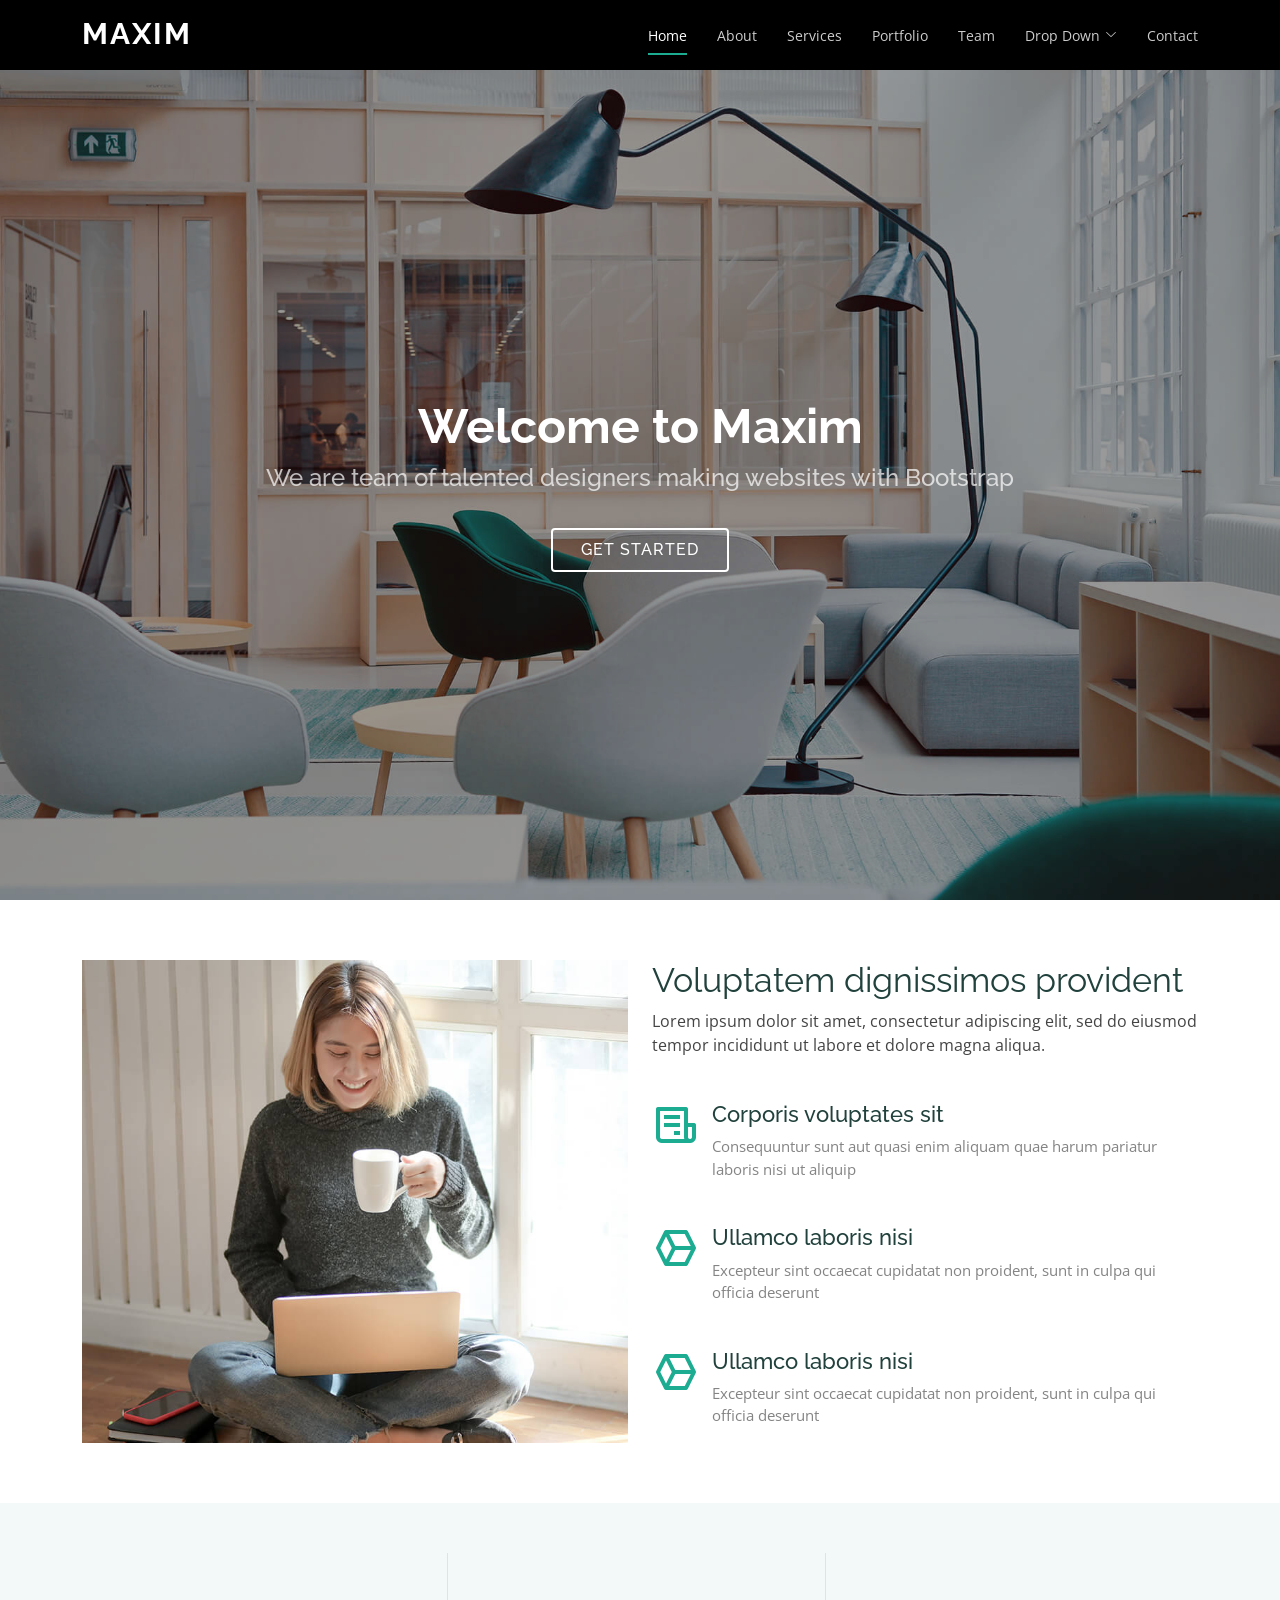
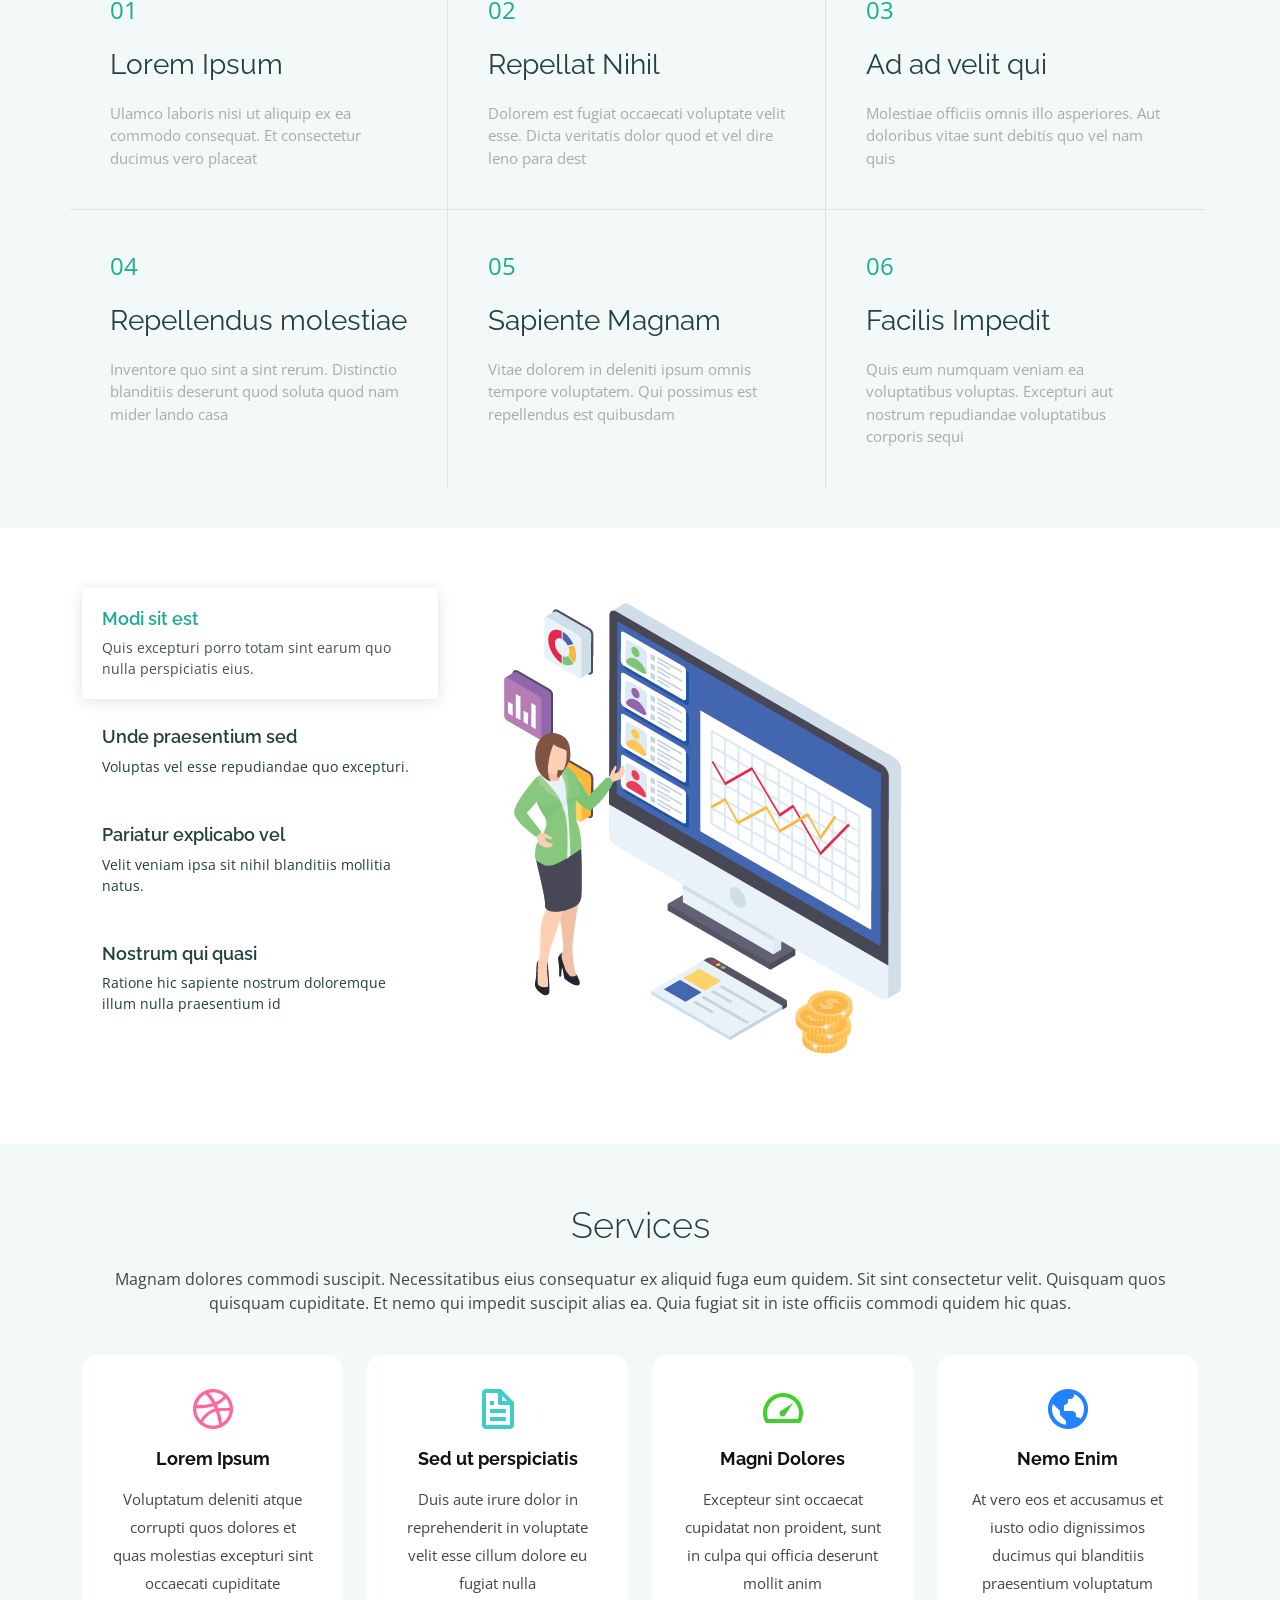
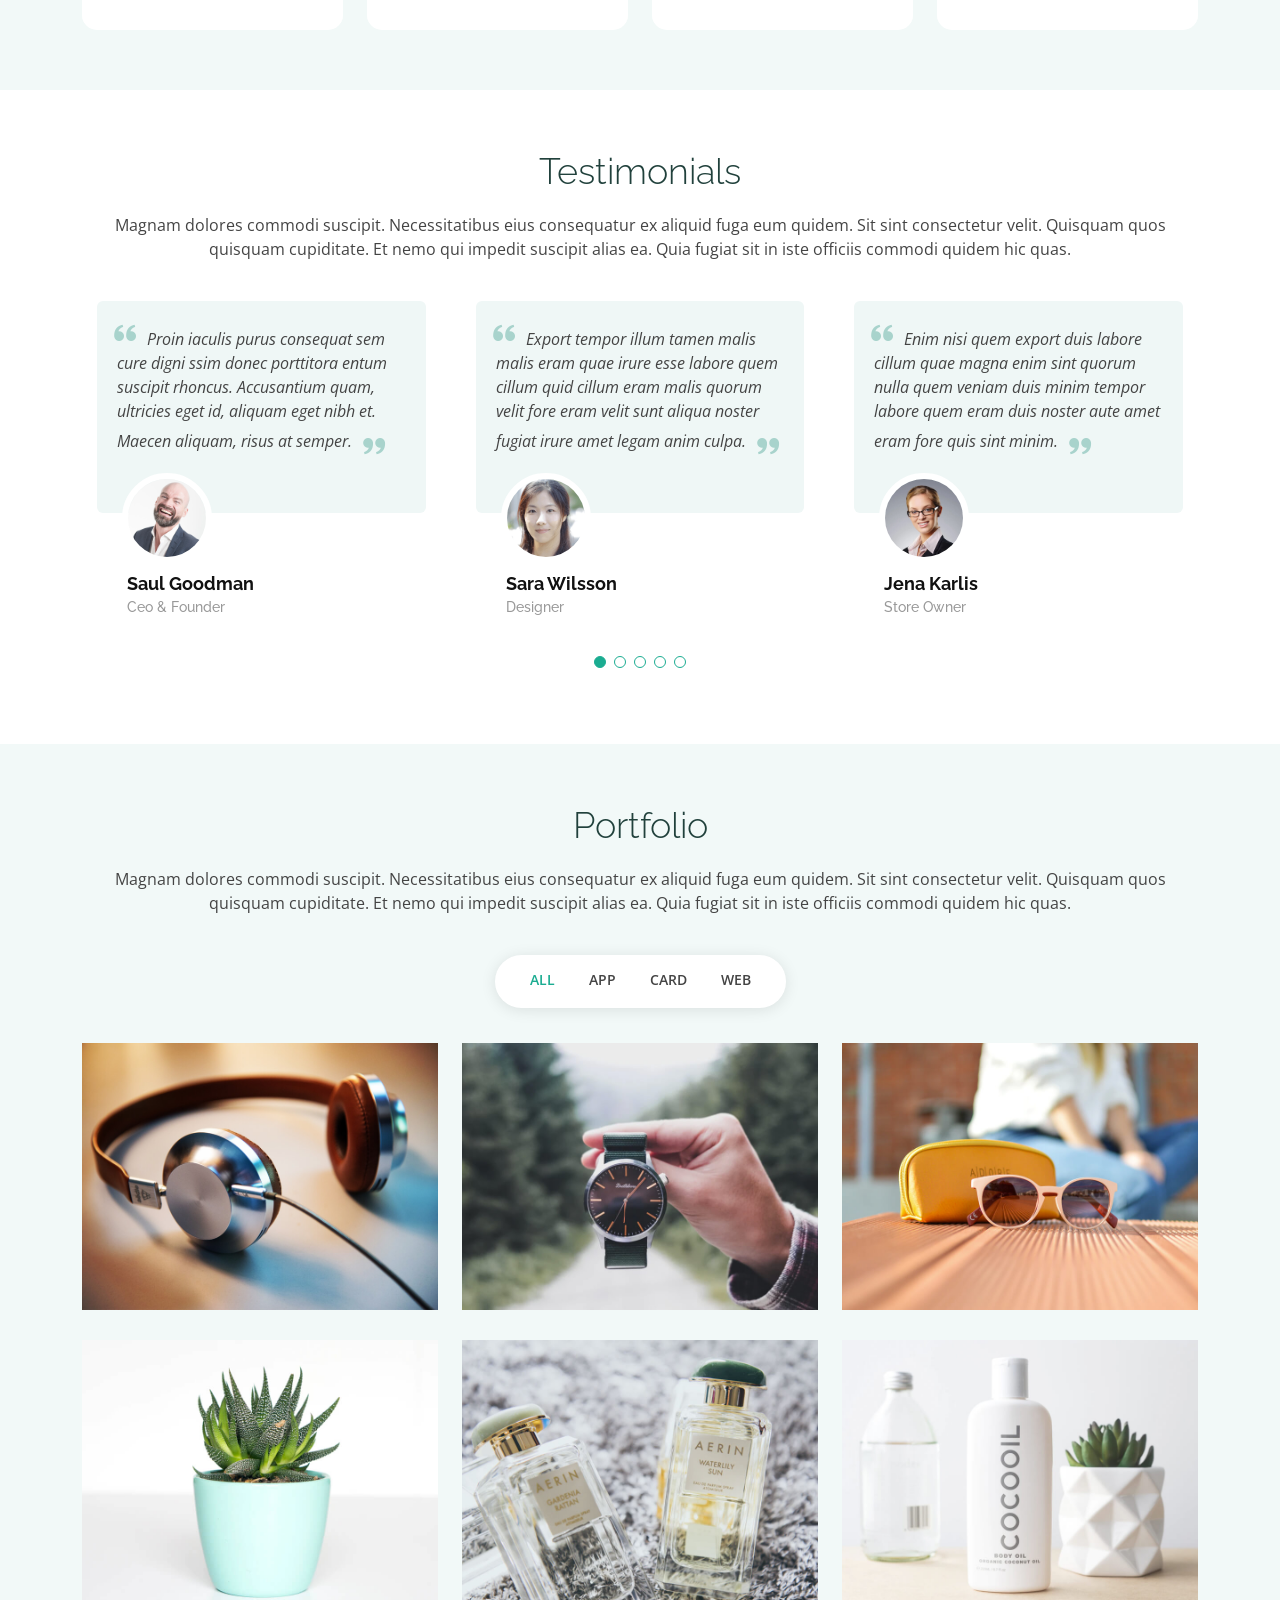
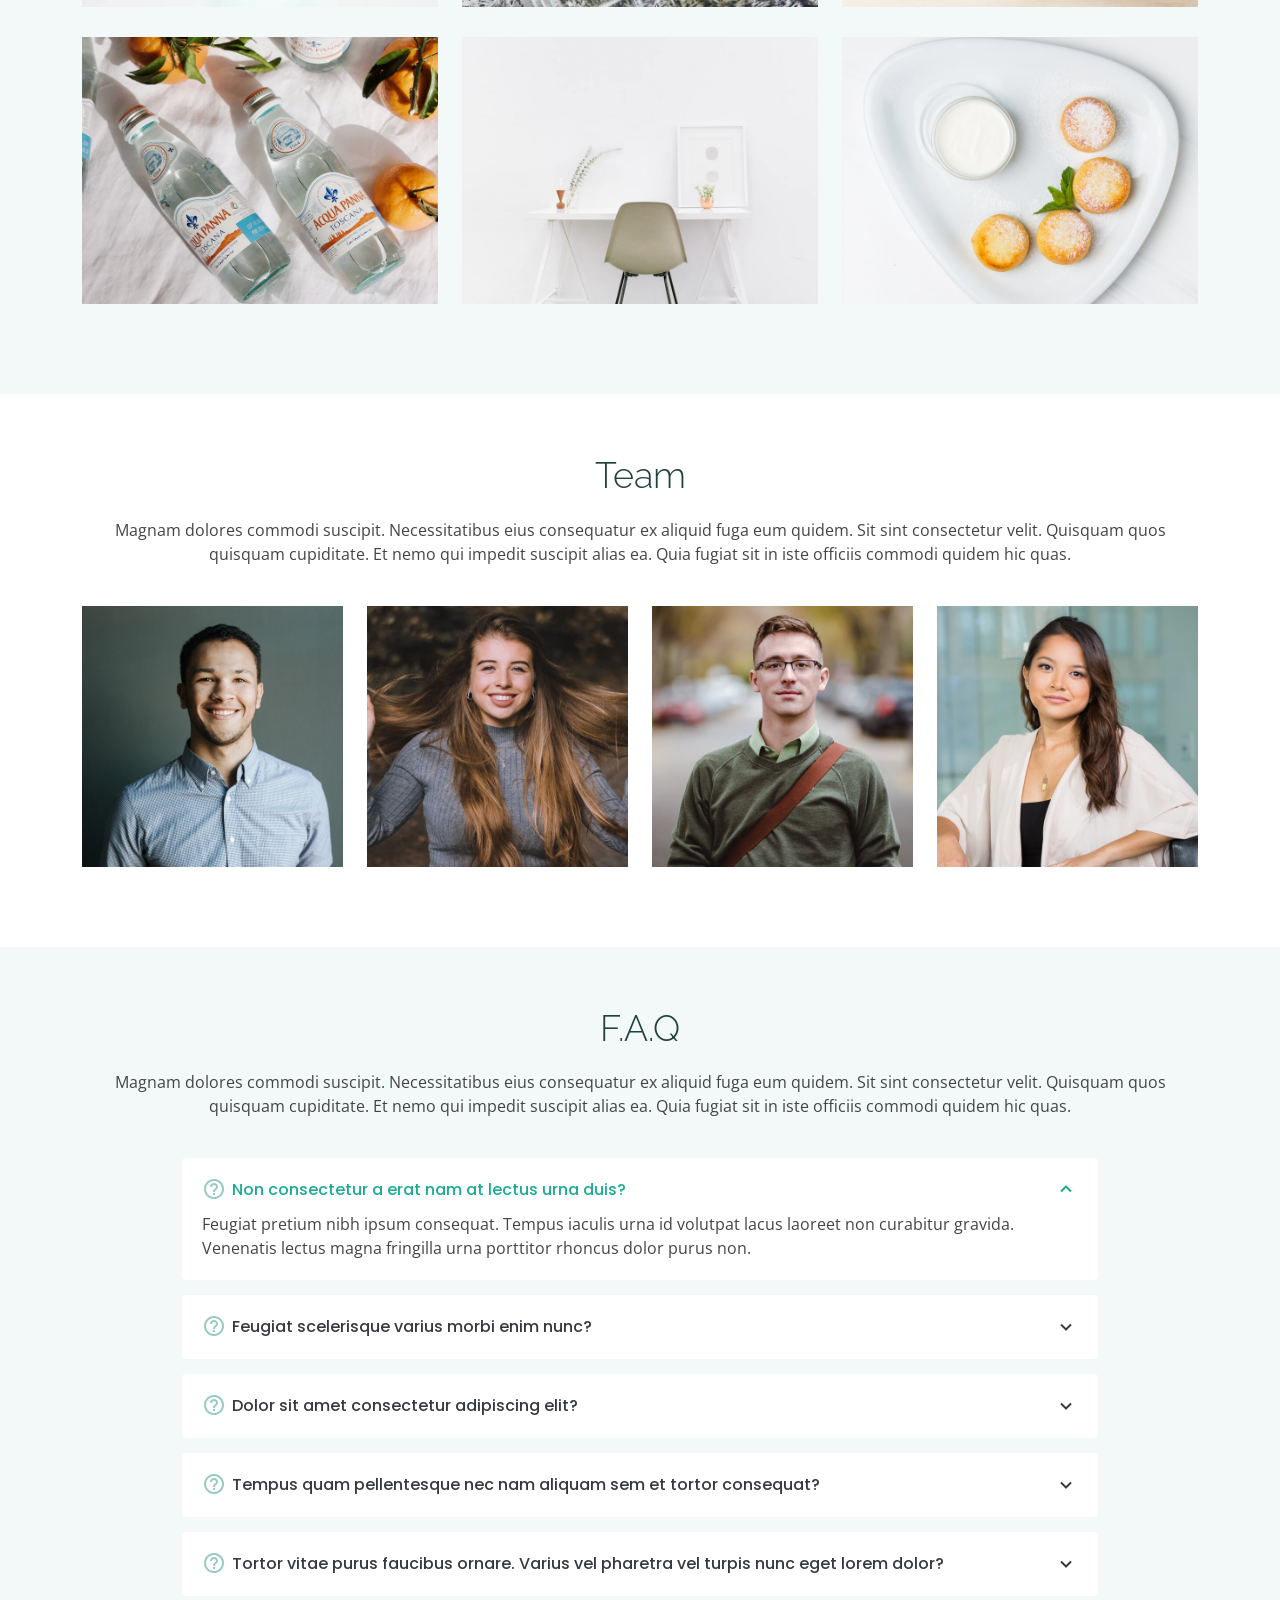
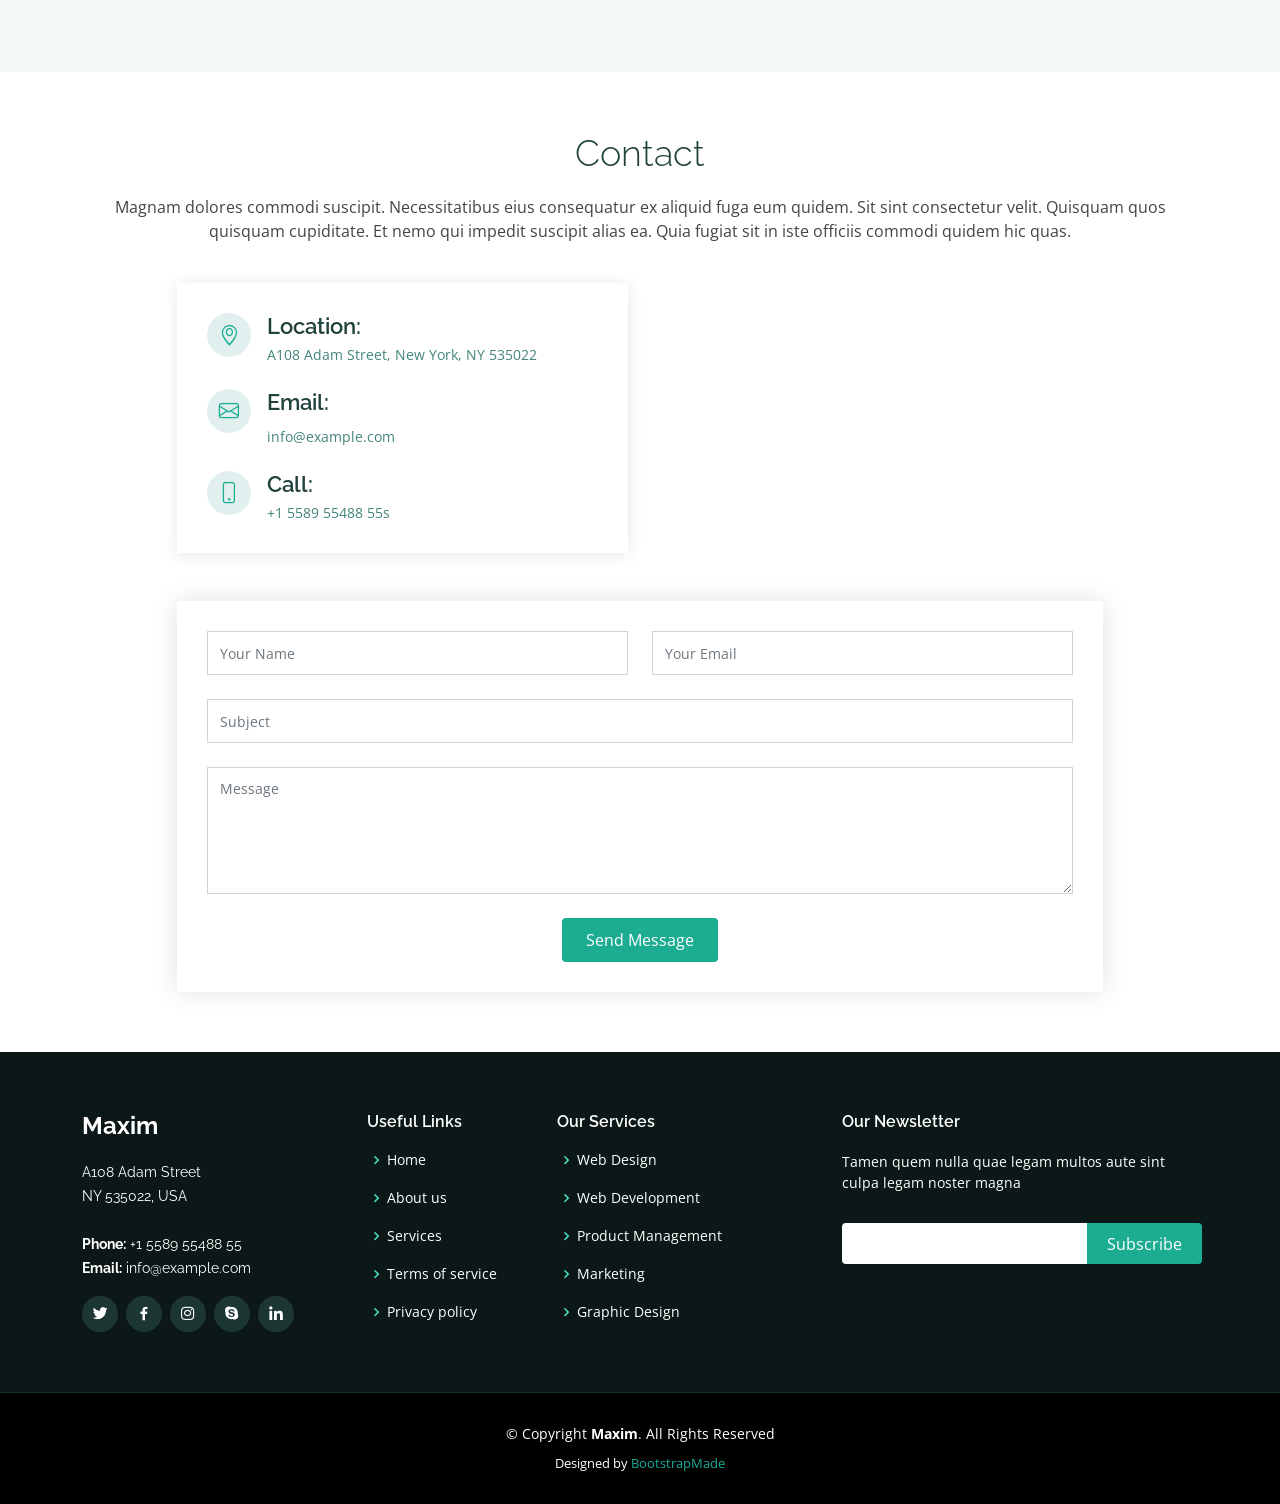
<file: Maxim/index.html>
<!DOCTYPE html>
<html lang="en">

<head>
  <meta charset="utf-8">
  <meta content="width=device-width, initial-scale=1.0" name="viewport">

  <title>Maxim Bootstrap Template - Index</title>
  <meta content="" name="description">
  <meta content="" name="keywords">

  <!-- Favicons -->
  <link href="assets/img/favicon.png" rel="icon">
  <link href="assets/img/apple-touch-icon.png" rel="apple-touch-icon">

  <!-- Google Fonts -->
  <link href="https://fonts.googleapis.com/css?family=Open+Sans:300,300i,400,400i,600,600i,700,700i|Raleway:300,300i,400,400i,500,500i,600,600i,700,700i|Poppins:300,300i,400,400i,500,500i,600,600i,700,700i" rel="stylesheet">

  <!-- Vendor CSS Files -->
  <link href="assets/vendor/aos/aos.css" rel="stylesheet">
  <link href="assets/vendor/bootstrap/css/bootstrap.min.css" rel="stylesheet">
  <link href="assets/vendor/bootstrap-icons/bootstrap-icons.css" rel="stylesheet">
  <link href="assets/vendor/boxicons/css/boxicons.min.css" rel="stylesheet">
  <link href="assets/vendor/glightbox/css/glightbox.min.css" rel="stylesheet">
  <link href="assets/vendor/swiper/swiper-bundle.min.css" rel="stylesheet">

  <!-- Template Main CSS File -->
  <link href="assets/css/style.css" rel="stylesheet">

  <!-- =======================================================
  * Template Name: Maxim - v4.3.0
  * Template URL: https://bootstrapmade.com/maxim-free-onepage-bootstrap-theme/
  * Author: BootstrapMade.com
  * License: https://bootstrapmade.com/license/
  ======================================================== -->
</head>

<body>

  <!-- ======= Header ======= -->
  <header id="header" class="fixed-top d-flex align-items-center">
    <div class="container d-flex justify-content-between">

      <div class="logo">
        <h1><a href="index.html">Maxim</a></h1>
        <!-- Uncomment below if you prefer to use an image logo -->
        <!-- <a href="index.html"><img src="assets/img/logo.png" alt="" class="img-fluid"></a>-->
      </div>

      <nav id="navbar" class="navbar">
        <ul>
          <li><a class="nav-link scrollto active" href="#hero">Home</a></li>
          <li><a class="nav-link scrollto" href="#about">About</a></li>
          <li><a class="nav-link scrollto" href="#services">Services</a></li>
          <li><a class="nav-link scrollto " href="#portfolio">Portfolio</a></li>
          <li><a class="nav-link scrollto" href="#team">Team</a></li>
          <li class="dropdown"><a href="#"><span>Drop Down</span> <i class="bi bi-chevron-down"></i></a>
            <ul>
              <li><a href="#">Drop Down 1</a></li>
              <li class="dropdown"><a href="#"><span>Deep Drop Down</span> <i class="bi bi-chevron-right"></i></a>
                <ul>
                  <li><a href="#">Deep Drop Down 1</a></li>
                  <li><a href="#">Deep Drop Down 2</a></li>
                  <li><a href="#">Deep Drop Down 3</a></li>
                  <li><a href="#">Deep Drop Down 4</a></li>
                  <li><a href="#">Deep Drop Down 5</a></li>
                </ul>
              </li>
              <li><a href="#">Drop Down 2</a></li>
              <li><a href="#">Drop Down 3</a></li>
              <li><a href="#">Drop Down 4</a></li>
            </ul>
          </li>
          <li><a class="nav-link scrollto" href="#contact">Contact</a></li>
        </ul>
        <i class="bi bi-list mobile-nav-toggle"></i>
      </nav><!-- .navbar -->

    </div>
  </header><!-- End Header -->

  <!-- ======= Hero Section ======= -->
  <section id="hero" class="d-flex flex-column justify-content-center align-items-center">
    <div class="container text-center text-md-left" data-aos="fade-up">
      <h1>Welcome to Maxim</h1>
      <h2>We are team of talented designers making websites with Bootstrap</h2>
      <a href="#about" class="btn-get-started scrollto">Get Started</a>
    </div>
  </section><!-- End Hero -->

  <main id="main">

    <!-- ======= About Section ======= -->
    <section id="about" class="about">
      <div class="container">

        <div class="row">
          <div class="col-xl-6 col-lg-7" data-aos="fade-right">
            <img src="assets/img/about-img.jpg" class="img-fluid" alt="">
          </div>
          <div class="col-xl-6 col-lg-5 pt-5 pt-lg-0">
            <h3 data-aos="fade-up">Voluptatem dignissimos provident</h3>
            <p data-aos="fade-up">
              Lorem ipsum dolor sit amet, consectetur adipiscing elit, sed do eiusmod tempor incididunt ut labore et dolore magna aliqua.
            </p>
            <div class="icon-box" data-aos="fade-up">
              <i class="bx bx-receipt"></i>
              <h4>Corporis voluptates sit</h4>
              <p>Consequuntur sunt aut quasi enim aliquam quae harum pariatur laboris nisi ut aliquip</p>
            </div>

            <div class="icon-box" data-aos="fade-up" data-aos-delay="100">
              <i class="bx bx-cube-alt"></i>
              <h4>Ullamco laboris nisi</h4>
              <p>Excepteur sint occaecat cupidatat non proident, sunt in culpa qui officia deserunt</p>
            </div>

            <div class="icon-box" data-aos="fade-up" data-aos-delay="200">
              <i class="bx bx-cube-alt"></i>
              <h4>Ullamco laboris nisi</h4>
              <p>Excepteur sint occaecat cupidatat non proident, sunt in culpa qui officia deserunt</p>
            </div>

          </div>
        </div>

      </div>
    </section><!-- End About Section -->

    <!-- ======= Steps Section ======= -->
    <section id="steps" class="steps section-bg">
      <div class="container">

        <div class="row no-gutters">

          <div class="col-lg-4 col-md-6 content-item" data-aos="fade-in">
            <span>01</span>
            <h4>Lorem Ipsum</h4>
            <p>Ulamco laboris nisi ut aliquip ex ea commodo consequat. Et consectetur ducimus vero placeat</p>
          </div>

          <div class="col-lg-4 col-md-6 content-item" data-aos="fade-in" data-aos-delay="100">
            <span>02</span>
            <h4>Repellat Nihil</h4>
            <p>Dolorem est fugiat occaecati voluptate velit esse. Dicta veritatis dolor quod et vel dire leno para dest</p>
          </div>

          <div class="col-lg-4 col-md-6 content-item" data-aos="fade-in" data-aos-delay="200">
            <span>03</span>
            <h4> Ad ad velit qui</h4>
            <p>Molestiae officiis omnis illo asperiores. Aut doloribus vitae sunt debitis quo vel nam quis</p>
          </div>

          <div class="col-lg-4 col-md-6 content-item" data-aos="fade-in" data-aos-delay="300">
            <span>04</span>
            <h4>Repellendus molestiae</h4>
            <p>Inventore quo sint a sint rerum. Distinctio blanditiis deserunt quod soluta quod nam mider lando casa</p>
          </div>

          <div class="col-lg-4 col-md-6 content-item" data-aos="fade-in" data-aos-delay="400">
            <span>05</span>
            <h4>Sapiente Magnam</h4>
            <p>Vitae dolorem in deleniti ipsum omnis tempore voluptatem. Qui possimus est repellendus est quibusdam</p>
          </div>

          <div class="col-lg-4 col-md-6 content-item" data-aos="fade-in" data-aos-delay="500">
            <span>06</span>
            <h4>Facilis Impedit</h4>
            <p>Quis eum numquam veniam ea voluptatibus voluptas. Excepturi aut nostrum repudiandae voluptatibus corporis sequi</p>
          </div>

        </div>

      </div>
    </section><!-- End Steps Section -->

    <!-- ======= Features Section ======= -->
    <section id="features" class="features">
      <div class="container">

        <div class="row">
          <div class="col-lg-4 mb-5 mb-lg-0" data-aos="fade-right">
            <ul class="nav nav-tabs flex-column">
              <li class="nav-item">
                <a class="nav-link active show" data-bs-toggle="tab" href="#tab-1">
                  <h4>Modi sit est</h4>
                  <p>Quis excepturi porro totam sint earum quo nulla perspiciatis eius.</p>
                </a>
              </li>
              <li class="nav-item mt-2">
                <a class="nav-link" data-bs-toggle="tab" href="#tab-2">
                  <h4>Unde praesentium sed</h4>
                  <p>Voluptas vel esse repudiandae quo excepturi.</p>
                </a>
              </li>
              <li class="nav-item mt-2">
                <a class="nav-link" data-bs-toggle="tab" href="#tab-3">
                  <h4>Pariatur explicabo vel</h4>
                  <p>Velit veniam ipsa sit nihil blanditiis mollitia natus.</p>
                </a>
              </li>
              <li class="nav-item mt-2">
                <a class="nav-link" data-bs-toggle="tab" href="#tab-4">
                  <h4>Nostrum qui quasi</h4>
                  <p>Ratione hic sapiente nostrum doloremque illum nulla praesentium id</p>
                </a>
              </li>
            </ul>
          </div>
          <div class="col-lg-7 ml-auto" data-aos="fade-left">
            <div class="tab-content">
              <div class="tab-pane active show" id="tab-1">
                <figure>
                  <img src="assets/img/features-1.png" alt="" class="img-fluid">
                </figure>
              </div>
              <div class="tab-pane" id="tab-2">
                <figure>
                  <img src="assets/img/features-2.png" alt="" class="img-fluid">
                </figure>
              </div>
              <div class="tab-pane" id="tab-3">
                <figure>
                  <img src="assets/img/features-3.png" alt="" class="img-fluid">
                </figure>
              </div>
              <div class="tab-pane" id="tab-4">
                <figure>
                  <img src="assets/img/features-4.png" alt="" class="img-fluid">
                </figure>
              </div>
            </div>
          </div>
        </div>

      </div>
    </section><!-- End Features Section -->

    <!-- ======= Services Section ======= -->
    <section id="services" class="services section-bg">
      <div class="container">

        <div class="section-title" data-aos="fade-up">
          <h2>Services</h2>
          <p>Magnam dolores commodi suscipit. Necessitatibus eius consequatur ex aliquid fuga eum quidem. Sit sint consectetur velit. Quisquam quos quisquam cupiditate. Et nemo qui impedit suscipit alias ea. Quia fugiat sit in iste officiis commodi quidem hic quas.</p>
        </div>

        <div class="row">
          <div class="col-md-6 col-lg-3 d-flex align-items-stretch mb-5 mb-lg-0" data-aos="fade-up">
            <div class="icon-box icon-box-pink">
              <div class="icon"><i class="bx bxl-dribbble"></i></div>
              <h4 class="title"><a href="">Lorem Ipsum</a></h4>
              <p class="description">Voluptatum deleniti atque corrupti quos dolores et quas molestias excepturi sint occaecati cupiditate</p>
            </div>
          </div>

          <div class="col-md-6 col-lg-3 d-flex align-items-stretch mb-5 mb-lg-0" data-aos="fade-up" data-aos-delay="100">
            <div class="icon-box icon-box-cyan">
              <div class="icon"><i class="bx bx-file"></i></div>
              <h4 class="title"><a href="">Sed ut perspiciatis</a></h4>
              <p class="description">Duis aute irure dolor in reprehenderit in voluptate velit esse cillum dolore eu fugiat nulla</p>
            </div>
          </div>

          <div class="col-md-6 col-lg-3 d-flex align-items-stretch mb-5 mb-lg-0" data-aos="fade-up" data-aos-delay="200">
            <div class="icon-box icon-box-green">
              <div class="icon"><i class="bx bx-tachometer"></i></div>
              <h4 class="title"><a href="">Magni Dolores</a></h4>
              <p class="description">Excepteur sint occaecat cupidatat non proident, sunt in culpa qui officia deserunt mollit anim</p>
            </div>
          </div>

          <div class="col-md-6 col-lg-3 d-flex align-items-stretch mb-5 mb-lg-0" data-aos="fade-up" data-aos-delay="300">
            <div class="icon-box icon-box-blue">
              <div class="icon"><i class="bx bx-world"></i></div>
              <h4 class="title"><a href="">Nemo Enim</a></h4>
              <p class="description">At vero eos et accusamus et iusto odio dignissimos ducimus qui blanditiis praesentium voluptatum</p>
            </div>
          </div>

        </div>

      </div>
    </section><!-- End Services Section -->

    <!-- ======= Testimonials Section ======= -->
    <section id="testimonials" class="testimonials">
      <div class="container">

        <div class="section-title" data-aos="fade-up">
          <h2>Testimonials</h2>
          <p>Magnam dolores commodi suscipit. Necessitatibus eius consequatur ex aliquid fuga eum quidem. Sit sint consectetur velit. Quisquam quos quisquam cupiditate. Et nemo qui impedit suscipit alias ea. Quia fugiat sit in iste officiis commodi quidem hic quas.</p>
        </div>

        <div class="testimonials-slider swiper-container" data-aos="fade-up" data-aos-delay="100">
          <div class="swiper-wrapper">

            <div class="swiper-slide">
              <div class="testimonial-item">
                <p>
                  <i class="bx bxs-quote-alt-left quote-icon-left"></i>
                  Proin iaculis purus consequat sem cure digni ssim donec porttitora entum suscipit rhoncus. Accusantium quam, ultricies eget id, aliquam eget nibh et. Maecen aliquam, risus at semper.
                  <i class="bx bxs-quote-alt-right quote-icon-right"></i>
                </p>
                <img src="assets/img/testimonials/testimonials-1.jpg" class="testimonial-img" alt="">
                <h3>Saul Goodman</h3>
                <h4>Ceo &amp; Founder</h4>
              </div>
            </div><!-- End testimonial item -->

            <div class="swiper-slide">
              <div class="testimonial-item">
                <p>
                  <i class="bx bxs-quote-alt-left quote-icon-left"></i>
                  Export tempor illum tamen malis malis eram quae irure esse labore quem cillum quid cillum eram malis quorum velit fore eram velit sunt aliqua noster fugiat irure amet legam anim culpa.
                  <i class="bx bxs-quote-alt-right quote-icon-right"></i>
                </p>
                <img src="assets/img/testimonials/testimonials-2.jpg" class="testimonial-img" alt="">
                <h3>Sara Wilsson</h3>
                <h4>Designer</h4>
              </div>
            </div><!-- End testimonial item -->

            <div class="swiper-slide">
              <div class="testimonial-item">
                <p>
                  <i class="bx bxs-quote-alt-left quote-icon-left"></i>
                  Enim nisi quem export duis labore cillum quae magna enim sint quorum nulla quem veniam duis minim tempor labore quem eram duis noster aute amet eram fore quis sint minim.
                  <i class="bx bxs-quote-alt-right quote-icon-right"></i>
                </p>
                <img src="assets/img/testimonials/testimonials-3.jpg" class="testimonial-img" alt="">
                <h3>Jena Karlis</h3>
                <h4>Store Owner</h4>
              </div>
            </div><!-- End testimonial item -->

            <div class="swiper-slide">
              <div class="testimonial-item">
                <p>
                  <i class="bx bxs-quote-alt-left quote-icon-left"></i>
                  Fugiat enim eram quae cillum dolore dolor amet nulla culpa multos export minim fugiat minim velit minim dolor enim duis veniam ipsum anim magna sunt elit fore quem dolore labore illum veniam.
                  <i class="bx bxs-quote-alt-right quote-icon-right"></i>
                </p>
                <img src="assets/img/testimonials/testimonials-4.jpg" class="testimonial-img" alt="">
                <h3>Matt Brandon</h3>
                <h4>Freelancer</h4>
              </div>
            </div><!-- End testimonial item -->

            <div class="swiper-slide">
              <div class="testimonial-item">
                <p>
                  <i class="bx bxs-quote-alt-left quote-icon-left"></i>
                  Quis quorum aliqua sint quem legam fore sunt eram irure aliqua veniam tempor noster veniam enim culpa labore duis sunt culpa nulla illum cillum fugiat legam esse veniam culpa fore nisi cillum quid.
                  <i class="bx bxs-quote-alt-right quote-icon-right"></i>
                </p>
                <img src="assets/img/testimonials/testimonials-5.jpg" class="testimonial-img" alt="">
                <h3>John Larson</h3>
                <h4>Entrepreneur</h4>
              </div>
            </div><!-- End testimonial item -->

          </div>
          <div class="swiper-pagination"></div>
        </div>

      </div>
    </section><!-- End Testimonials Section -->

    <!-- ======= Portfolio Section ======= -->
    <section id="portfolio" class="portfolio section-bg">
      <div class="container">

        <div class="section-title" data-aos="fade-up">
          <h2>Portfolio</h2>
          <p>Magnam dolores commodi suscipit. Necessitatibus eius consequatur ex aliquid fuga eum quidem. Sit sint consectetur velit. Quisquam quos quisquam cupiditate. Et nemo qui impedit suscipit alias ea. Quia fugiat sit in iste officiis commodi quidem hic quas.</p>
        </div>

        <div class="row" data-aos="fade-up">
          <div class="col-lg-12 d-flex justify-content-center">
            <ul id="portfolio-flters">
              <li data-filter="*" class="filter-active">All</li>
              <li data-filter=".filter-app">App</li>
              <li data-filter=".filter-card">Card</li>
              <li data-filter=".filter-web">Web</li>
            </ul>
          </div>
        </div>

        <div class="row portfolio-container" data-aos="fade-up">

          <div class="col-lg-4 col-md-6 portfolio-item filter-app">
            <div class="portfolio-wrap">
              <img src="assets/img/portfolio/portfolio-1.jpg" class="img-fluid" alt="">
              <div class="portfolio-info">
                <h4>App 1</h4>
                <p>App</p>
                <div class="portfolio-links">
                  <a href="assets/img/portfolio/portfolio-1.jpg" data-gallery="portfolioGallery" class="portfolio-lightbox" title="App 1"><i class="bx bx-plus"></i></a>
                  <a href="portfolio-details.html" title="More Details"><i class="bx bx-link"></i></a>
                </div>
              </div>
            </div>
          </div>

          <div class="col-lg-4 col-md-6 portfolio-item filter-web">
            <div class="portfolio-wrap">
              <img src="assets/img/portfolio/portfolio-2.jpg" class="img-fluid" alt="">
              <div class="portfolio-info">
                <h4>Web 3</h4>
                <p>Web</p>
                <div class="portfolio-links">
                  <a href="assets/img/portfolio/portfolio-2.jpg" data-gallery="portfolioGallery" class="portfolio-lightbox" title="Web 3"><i class="bx bx-plus"></i></a>
                  <a href="portfolio-details.html" title="More Details"><i class="bx bx-link"></i></a>
                </div>
              </div>
            </div>
          </div>

          <div class="col-lg-4 col-md-6 portfolio-item filter-app">
            <div class="portfolio-wrap">
              <img src="assets/img/portfolio/portfolio-3.jpg" class="img-fluid" alt="">
              <div class="portfolio-info">
                <h4>App 2</h4>
                <p>App</p>
                <div class="portfolio-links">
                  <a href="assets/img/portfolio/portfolio-3.jpg" data-gallery="portfolioGallery" class="portfolio-lightbox" title="App 2"><i class="bx bx-plus"></i></a>
                  <a href="portfolio-details.html" title="More Details"><i class="bx bx-link"></i></a>
                </div>
              </div>
            </div>
          </div>

          <div class="col-lg-4 col-md-6 portfolio-item filter-card">
            <div class="portfolio-wrap">
              <img src="assets/img/portfolio/portfolio-4.jpg" class="img-fluid" alt="">
              <div class="portfolio-info">
                <h4>Card 2</h4>
                <p>Card</p>
                <div class="portfolio-links">
                  <a href="assets/img/portfolio/portfolio-4.jpg" data-gallery="portfolioGallery" class="portfolio-lightbox" title="Card 2"><i class="bx bx-plus"></i></a>
                  <a href="portfolio-details.html" title="More Details"><i class="bx bx-link"></i></a>
                </div>
              </div>
            </div>
          </div>

          <div class="col-lg-4 col-md-6 portfolio-item filter-web">
            <div class="portfolio-wrap">
              <img src="assets/img/portfolio/portfolio-5.jpg" class="img-fluid" alt="">
              <div class="portfolio-info">
                <h4>Web 2</h4>
                <p>Web</p>
                <div class="portfolio-links">
                  <a href="assets/img/portfolio/portfolio-5.jpg" data-gallery="portfolioGallery" class="portfolio-lightbox" title="Web 2"><i class="bx bx-plus"></i></a>
                  <a href="portfolio-details.html" title="More Details"><i class="bx bx-link"></i></a>
                </div>
              </div>
            </div>
          </div>

          <div class="col-lg-4 col-md-6 portfolio-item filter-app">
            <div class="portfolio-wrap">
              <img src="assets/img/portfolio/portfolio-6.jpg" class="img-fluid" alt="">
              <div class="portfolio-info">
                <h4>App 3</h4>
                <p>App</p>
                <div class="portfolio-links">
                  <a href="assets/img/portfolio/portfolio-6.jpg" data-gallery="portfolioGallery" class="portfolio-lightbox" title="App 3"><i class="bx bx-plus"></i></a>
                  <a href="portfolio-details.html" title="More Details"><i class="bx bx-link"></i></a>
                </div>
              </div>
            </div>
          </div>

          <div class="col-lg-4 col-md-6 portfolio-item filter-card">
            <div class="portfolio-wrap">
              <img src="assets/img/portfolio/portfolio-7.jpg" class="img-fluid" alt="">
              <div class="portfolio-info">
                <h4>Card 1</h4>
                <p>Card</p>
                <div class="portfolio-links">
                  <a href="assets/img/portfolio/portfolio-7.jpg" data-gallery="portfolioGallery" class="portfolio-lightbox" title="Card 1"><i class="bx bx-plus"></i></a>
                  <a href="portfolio-details.html" title="More Details"><i class="bx bx-link"></i></a>
                </div>
              </div>
            </div>
          </div>

          <div class="col-lg-4 col-md-6 portfolio-item filter-card">
            <div class="portfolio-wrap">
              <img src="assets/img/portfolio/portfolio-8.jpg" class="img-fluid" alt="">
              <div class="portfolio-info">
                <h4>Card 3</h4>
                <p>Card</p>
                <div class="portfolio-links">
                  <a href="assets/img/portfolio/portfolio-8.jpg" data-gallery="portfolioGallery" class="portfolio-lightbox" title="Card 3"><i class="bx bx-plus"></i></a>
                  <a href="portfolio-details.html" title="More Details"><i class="bx bx-link"></i></a>
                </div>
              </div>
            </div>
          </div>

          <div class="col-lg-4 col-md-6 portfolio-item filter-web">
            <div class="portfolio-wrap">
              <img src="assets/img/portfolio/portfolio-9.jpg" class="img-fluid" alt="">
              <div class="portfolio-info">
                <h4>Web 3</h4>
                <p>Web</p>
                <div class="portfolio-links">
                  <a href="assets/img/portfolio/portfolio-9.jpg" data-gallery="portfolioGallery" class="portfolio-lightbox" title="Web 3"><i class="bx bx-plus"></i></a>
                  <a href="portfolio-details.html" title="More Details"><i class="bx bx-link"></i></a>
                </div>
              </div>
            </div>
          </div>

        </div>

      </div>
    </section><!-- End Portfolio Section -->

    <!-- ======= Team Section ======= -->
    <section id="team" class="team">
      <div class="container">

        <div class="section-title" data-aos="fade-up">
          <h2>Team</h2>
          <p>Magnam dolores commodi suscipit. Necessitatibus eius consequatur ex aliquid fuga eum quidem. Sit sint consectetur velit. Quisquam quos quisquam cupiditate. Et nemo qui impedit suscipit alias ea. Quia fugiat sit in iste officiis commodi quidem hic quas.</p>
        </div>

        <div class="row">

          <div class="col-xl-3 col-lg-4 col-md-6" data-aos="fade-up">
            <div class="member">
              <img src="assets/img/team/team-1.jpg" class="img-fluid" alt="">
              <div class="member-info">
                <div class="member-info-content">
                  <h4>Walter White</h4>
                  <span>Chief Executive Officer</span>
                </div>
                <div class="social">
                  <a href=""><i class="bi bi-twitter"></i></a>
                  <a href=""><i class="bi bi-facebook"></i></a>
                  <a href=""><i class="bi bi-instagram"></i></a>
                  <a href=""><i class="bi bi-linkedin"></i></a>
                </div>
              </div>
            </div>
          </div>

          <div class="col-xl-3 col-lg-4 col-md-6" data-aos="fade-up" data-aos-delay="100">
            <div class="member">
              <img src="assets/img/team/team-2.jpg" class="img-fluid" alt="">
              <div class="member-info">
                <div class="member-info-content">
                  <h4>Sarah Jhonson</h4>
                  <span>Product Manager</span>
                </div>
                <div class="social">
                  <a href=""><i class="bi bi-twitter"></i></a>
                  <a href=""><i class="bi bi-facebook"></i></a>
                  <a href=""><i class="bi bi-instagram"></i></a>
                  <a href=""><i class="bi bi-linkedin"></i></a>
                </div>
              </div>
            </div>
          </div>

          <div class="col-xl-3 col-lg-4 col-md-6" data-aos="fade-up" data-aos-delay="200">
            <div class="member">
              <img src="assets/img/team/team-3.jpg" class="img-fluid" alt="">
              <div class="member-info">
                <div class="member-info-content">
                  <h4>William Anderson</h4>
                  <span>CTO</span>
                </div>
                <div class="social">
                  <a href=""><i class="bi bi-twitter"></i></a>
                  <a href=""><i class="bi bi-facebook"></i></a>
                  <a href=""><i class="bi bi-instagram"></i></a>
                  <a href=""><i class="bi bi-linkedin"></i></a>
                </div>
              </div>
            </div>
          </div>

          <div class="col-xl-3 col-lg-4 col-md-6" data-aos="fade-up" data-aos-delay="300">
            <div class="member">
              <img src="assets/img/team/team-4.jpg" class="img-fluid" alt="">
              <div class="member-info">
                <div class="member-info-content">
                  <h4>Amanda Jepson</h4>
                  <span>Accountant</span>
                </div>
                <div class="social">
                  <a href=""><i class="bi bi-twitter"></i></a>
                  <a href=""><i class="bi bi-facebook"></i></a>
                  <a href=""><i class="bi bi-instagram"></i></a>
                  <a href=""><i class="bi bi-linkedin"></i></a>
                </div>
              </div>
            </div>
          </div>

        </div>

      </div>
    </section><!-- End Team Section -->

    <!-- ======= F.A.Q Section ======= -->
    <section id="faq" class="faq section-bg">
      <div class="container">

        <div class="section-title" data-aos="fade-up">
          <h2>F.A.Q</h2>
          <p>Magnam dolores commodi suscipit. Necessitatibus eius consequatur ex aliquid fuga eum quidem. Sit sint consectetur velit. Quisquam quos quisquam cupiditate. Et nemo qui impedit suscipit alias ea. Quia fugiat sit in iste officiis commodi quidem hic quas.</p>
        </div>

        <div class="faq-list">
          <ul>
            <li data-aos="fade-up">
              <i class="bx bx-help-circle icon-help"></i> <a data-bs-toggle="collapse" class="collapse" data-bs-target="#faq-list-1">Non consectetur a erat nam at lectus urna duis? <i class="bx bx-chevron-down icon-show"></i><i class="bx bx-chevron-up icon-close"></i></a>
              <div id="faq-list-1" class="collapse show" data-bs-parent=".faq-list">
                <p>
                  Feugiat pretium nibh ipsum consequat. Tempus iaculis urna id volutpat lacus laoreet non curabitur gravida. Venenatis lectus magna fringilla urna porttitor rhoncus dolor purus non.
                </p>
              </div>
            </li>

            <li data-aos="fade-up" data-aos-delay="100">
              <i class="bx bx-help-circle icon-help"></i> <a data-bs-toggle="collapse" data-bs-target="#faq-list-2" class="collapsed">Feugiat scelerisque varius morbi enim nunc? <i class="bx bx-chevron-down icon-show"></i><i class="bx bx-chevron-up icon-close"></i></a>
              <div id="faq-list-2" class="collapse" data-bs-parent=".faq-list">
                <p>
                  Dolor sit amet consectetur adipiscing elit pellentesque habitant morbi. Id interdum velit laoreet id donec ultrices. Fringilla phasellus faucibus scelerisque eleifend donec pretium. Est pellentesque elit ullamcorper dignissim. Mauris ultrices eros in cursus turpis massa tincidunt dui.
                </p>
              </div>
            </li>

            <li data-aos="fade-up" data-aos-delay="200">
              <i class="bx bx-help-circle icon-help"></i> <a data-bs-toggle="collapse" data-bs-target="#faq-list-3" class="collapsed">Dolor sit amet consectetur adipiscing elit? <i class="bx bx-chevron-down icon-show"></i><i class="bx bx-chevron-up icon-close"></i></a>
              <div id="faq-list-3" class="collapse" data-bs-parent=".faq-list">
                <p>
                  Eleifend mi in nulla posuere sollicitudin aliquam ultrices sagittis orci. Faucibus pulvinar elementum integer enim. Sem nulla pharetra diam sit amet nisl suscipit. Rutrum tellus pellentesque eu tincidunt. Lectus urna duis convallis convallis tellus. Urna molestie at elementum eu facilisis sed odio morbi quis
                </p>
              </div>
            </li>

            <li data-aos="fade-up" data-aos-delay="300">
              <i class="bx bx-help-circle icon-help"></i> <a data-bs-toggle="collapse" data-bs-target="#faq-list-4" class="collapsed">Tempus quam pellentesque nec nam aliquam sem et tortor consequat? <i class="bx bx-chevron-down icon-show"></i><i class="bx bx-chevron-up icon-close"></i></a>
              <div id="faq-list-4" class="collapse" data-bs-parent=".faq-list">
                <p>
                  Molestie a iaculis at erat pellentesque adipiscing commodo. Dignissim suspendisse in est ante in. Nunc vel risus commodo viverra maecenas accumsan. Sit amet nisl suscipit adipiscing bibendum est. Purus gravida quis blandit turpis cursus in.
                </p>
              </div>
            </li>

            <li data-aos="fade-up" data-aos-delay="400">
              <i class="bx bx-help-circle icon-help"></i> <a data-bs-toggle="collapse" data-bs-target="#faq-list-5" class="collapsed">Tortor vitae purus faucibus ornare. Varius vel pharetra vel turpis nunc eget lorem dolor? <i class="bx bx-chevron-down icon-show"></i><i class="bx bx-chevron-up icon-close"></i></a>
              <div id="faq-list-5" class="collapse" data-bs-parent=".faq-list">
                <p>
                  Laoreet sit amet cursus sit amet dictum sit amet justo. Mauris vitae ultricies leo integer malesuada nunc vel. Tincidunt eget nullam non nisi est sit amet. Turpis nunc eget lorem dolor sed. Ut venenatis tellus in metus vulputate eu scelerisque.
                </p>
              </div>
            </li>

          </ul>
        </div>

      </div>
    </section><!-- End F.A.Q Section -->

    <!-- ======= Contact Section ======= -->
    <section id="contact" class="contact">
      <div class="container">

        <div class="section-title" data-aos="fade-up">
          <h2>Contact</h2>
          <p>Magnam dolores commodi suscipit. Necessitatibus eius consequatur ex aliquid fuga eum quidem. Sit sint consectetur velit. Quisquam quos quisquam cupiditate. Et nemo qui impedit suscipit alias ea. Quia fugiat sit in iste officiis commodi quidem hic quas.</p>
        </div>

        <div class="row no-gutters justify-content-center" data-aos="fade-up">

          <div class="col-lg-5 d-flex align-items-stretch">
            <div class="info">
              <div class="address">
                <i class="bi bi-geo-alt"></i>
                <h4>Location:</h4>
                <p>A108 Adam Street, New York, NY 535022</p>
              </div>

              <div class="email mt-4">
                <i class="bi bi-envelope"></i>
                <h4>Email:</h4>
                <p>info@example.com</p>
              </div>

              <div class="phone mt-4">
                <i class="bi bi-phone"></i>
                <h4>Call:</h4>
                <p>+1 5589 55488 55s</p>
              </div>

            </div>

          </div>

          <div class="col-lg-5 d-flex align-items-stretch">
            <iframe style="border:0; width: 100%; height: 270px;" src="https://www.google.com/maps/embed?pb=!1m14!1m8!1m3!1d12097.433213460943!2d-74.0062269!3d40.7101282!3m2!1i1024!2i768!4f13.1!3m3!1m2!1s0x0%3A0xb89d1fe6bc499443!2sDowntown+Conference+Center!5e0!3m2!1smk!2sbg!4v1539943755621" frameborder="0" allowfullscreen></iframe>
          </div>

        </div>

        <div class="row mt-5 justify-content-center" data-aos="fade-up">
          <div class="col-lg-10">
            <form action="forms/contact.php" method="post" role="form" class="php-email-form">
              <div class="row">
                <div class="col-md-6 form-group">
                  <input type="text" name="name" class="form-control" id="name" placeholder="Your Name" required>
                </div>
                <div class="col-md-6 form-group mt-3 mt-md-0">
                  <input type="email" class="form-control" name="email" id="email" placeholder="Your Email" required>
                </div>
              </div>
              <div class="form-group mt-3">
                <input type="text" class="form-control" name="subject" id="subject" placeholder="Subject" required>
              </div>
              <div class="form-group mt-3">
                <textarea class="form-control" name="message" rows="5" placeholder="Message" required></textarea>
              </div>
              <div class="my-3">
                <div class="loading">Loading</div>
                <div class="error-message"></div>
                <div class="sent-message">Your message has been sent. Thank you!</div>
              </div>
              <div class="text-center"><button type="submit">Send Message</button></div>
            </form>
          </div>

        </div>

      </div>
    </section><!-- End Contact Section -->

  </main><!-- End #main -->

  <!-- ======= Footer ======= -->
  <footer id="footer">
    <div class="footer-top">
      <div class="container">
        <div class="row">

          <div class="col-lg-3 col-md-6">
            <div class="footer-info">
              <h3>Maxim</h3>
              <p>
                A108 Adam Street <br>
                NY 535022, USA<br><br>
                <strong>Phone:</strong> +1 5589 55488 55<br>
                <strong>Email:</strong> info@example.com<br>
              </p>
              <div class="social-links mt-3">
                <a href="#" class="twitter"><i class="bx bxl-twitter"></i></a>
                <a href="#" class="facebook"><i class="bx bxl-facebook"></i></a>
                <a href="#" class="instagram"><i class="bx bxl-instagram"></i></a>
                <a href="#" class="google-plus"><i class="bx bxl-skype"></i></a>
                <a href="#" class="linkedin"><i class="bx bxl-linkedin"></i></a>
              </div>
            </div>
          </div>

          <div class="col-lg-2 col-md-6 footer-links">
            <h4>Useful Links</h4>
            <ul>
              <li><i class="bx bx-chevron-right"></i> <a href="#">Home</a></li>
              <li><i class="bx bx-chevron-right"></i> <a href="#">About us</a></li>
              <li><i class="bx bx-chevron-right"></i> <a href="#">Services</a></li>
              <li><i class="bx bx-chevron-right"></i> <a href="#">Terms of service</a></li>
              <li><i class="bx bx-chevron-right"></i> <a href="#">Privacy policy</a></li>
            </ul>
          </div>

          <div class="col-lg-3 col-md-6 footer-links">
            <h4>Our Services</h4>
            <ul>
              <li><i class="bx bx-chevron-right"></i> <a href="#">Web Design</a></li>
              <li><i class="bx bx-chevron-right"></i> <a href="#">Web Development</a></li>
              <li><i class="bx bx-chevron-right"></i> <a href="#">Product Management</a></li>
              <li><i class="bx bx-chevron-right"></i> <a href="#">Marketing</a></li>
              <li><i class="bx bx-chevron-right"></i> <a href="#">Graphic Design</a></li>
            </ul>
          </div>

          <div class="col-lg-4 col-md-6 footer-newsletter">
            <h4>Our Newsletter</h4>
            <p>Tamen quem nulla quae legam multos aute sint culpa legam noster magna</p>
            <form action="" method="post">
              <input type="email" name="email"><input type="submit" value="Subscribe">
            </form>

          </div>

        </div>
      </div>
    </div>

    <div class="container">
      <div class="copyright">
        &copy; Copyright <strong><span>Maxim</span></strong>. All Rights Reserved
      </div>
      <div class="credits">
        <!-- All the links in the footer should remain intact. -->
        <!-- You can delete the links only if you purchased the pro version. -->
        <!-- Licensing information: https://bootstrapmade.com/license/ -->
        <!-- Purchase the pro version with working PHP/AJAX contact form: https://bootstrapmade.com/maxim-free-onepage-bootstrap-theme/ -->
        Designed by <a href="https://bootstrapmade.com/">BootstrapMade</a>
      </div>
    </div>
  </footer><!-- End Footer -->

  <a href="#" class="back-to-top d-flex align-items-center justify-content-center"><i class="bi bi-arrow-up-short"></i></a>

  <!-- Vendor JS Files -->
  <script src="assets/vendor/aos/aos.js"></script>
  <script src="assets/vendor/bootstrap/js/bootstrap.bundle.min.js"></script>
  <script src="assets/vendor/glightbox/js/glightbox.min.js"></script>
  <script src="assets/vendor/isotope-layout/isotope.pkgd.min.js"></script>
  <script src="assets/vendor/php-email-form/validate.js"></script>
  <script src="assets/vendor/swiper/swiper-bundle.min.js"></script>

  <!-- Template Main JS File -->
  <script src="assets/js/main.js"></script>

</body>

</html>
</file>
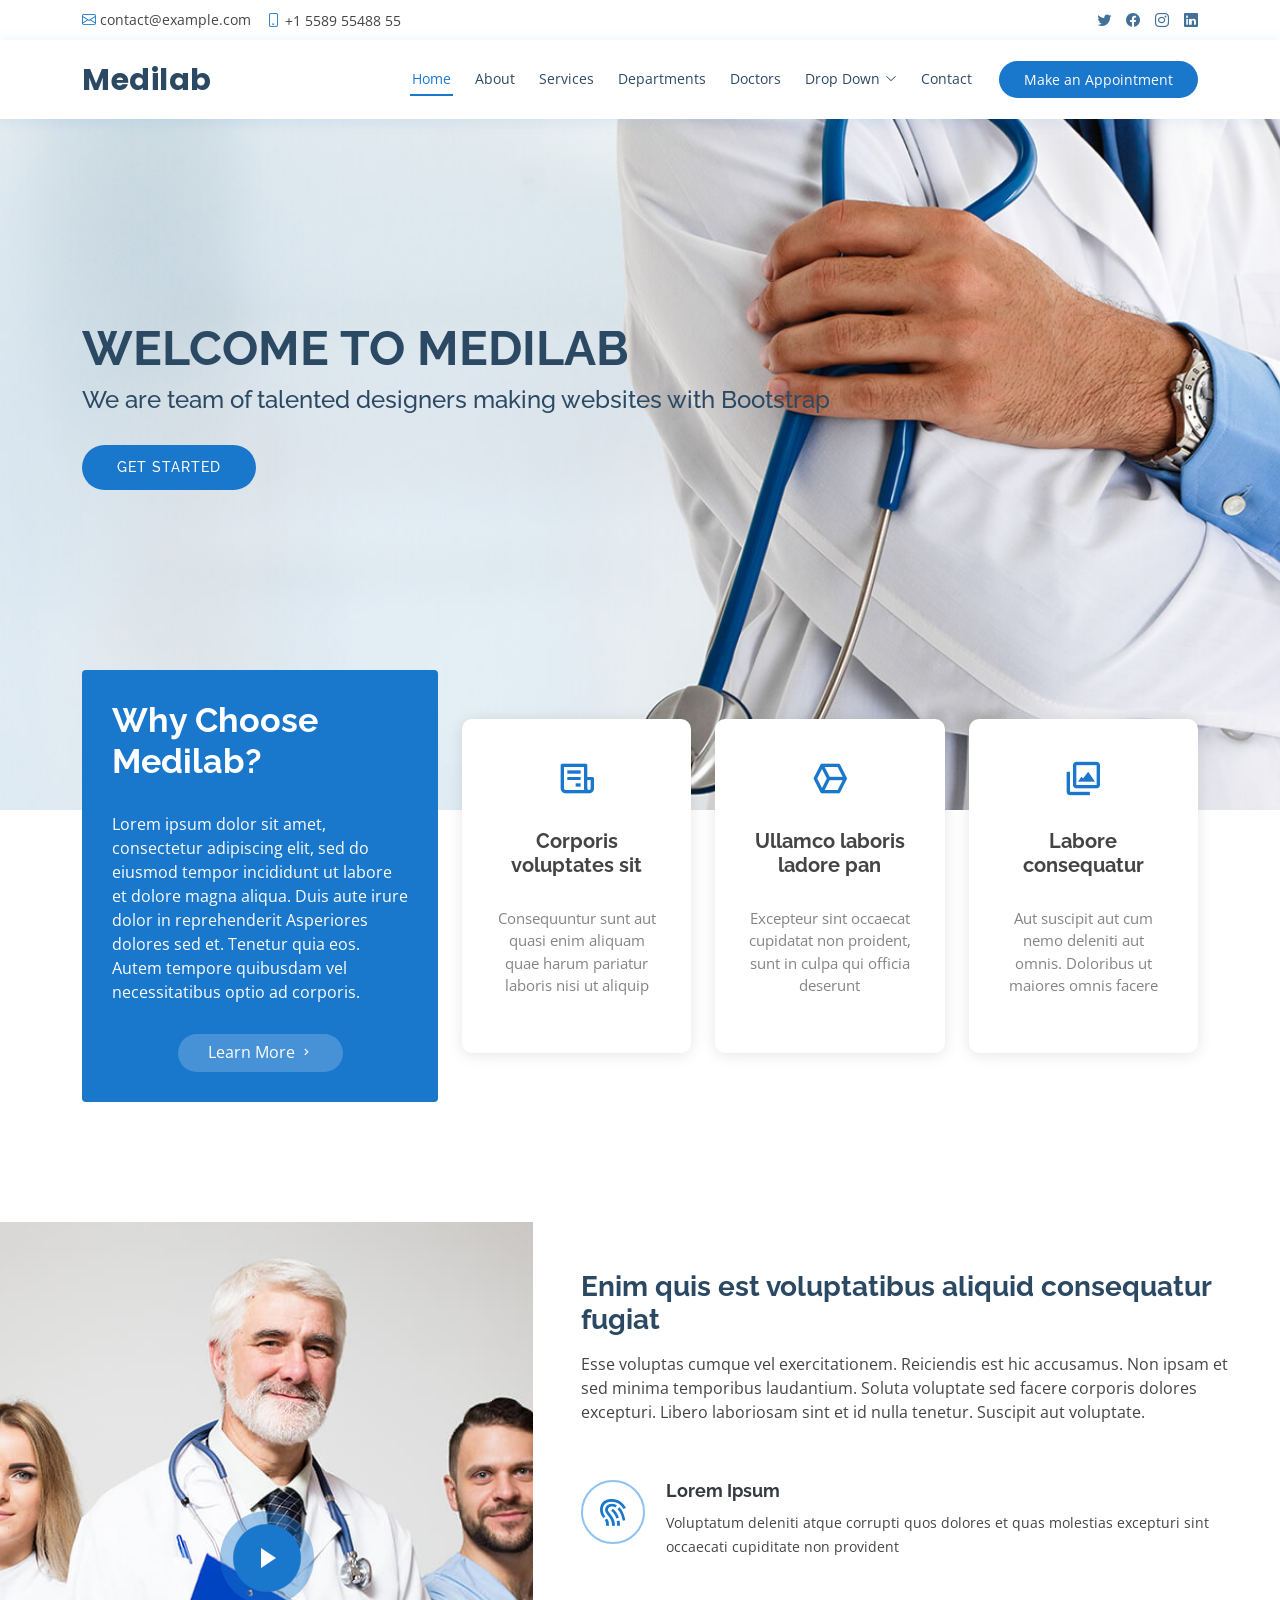
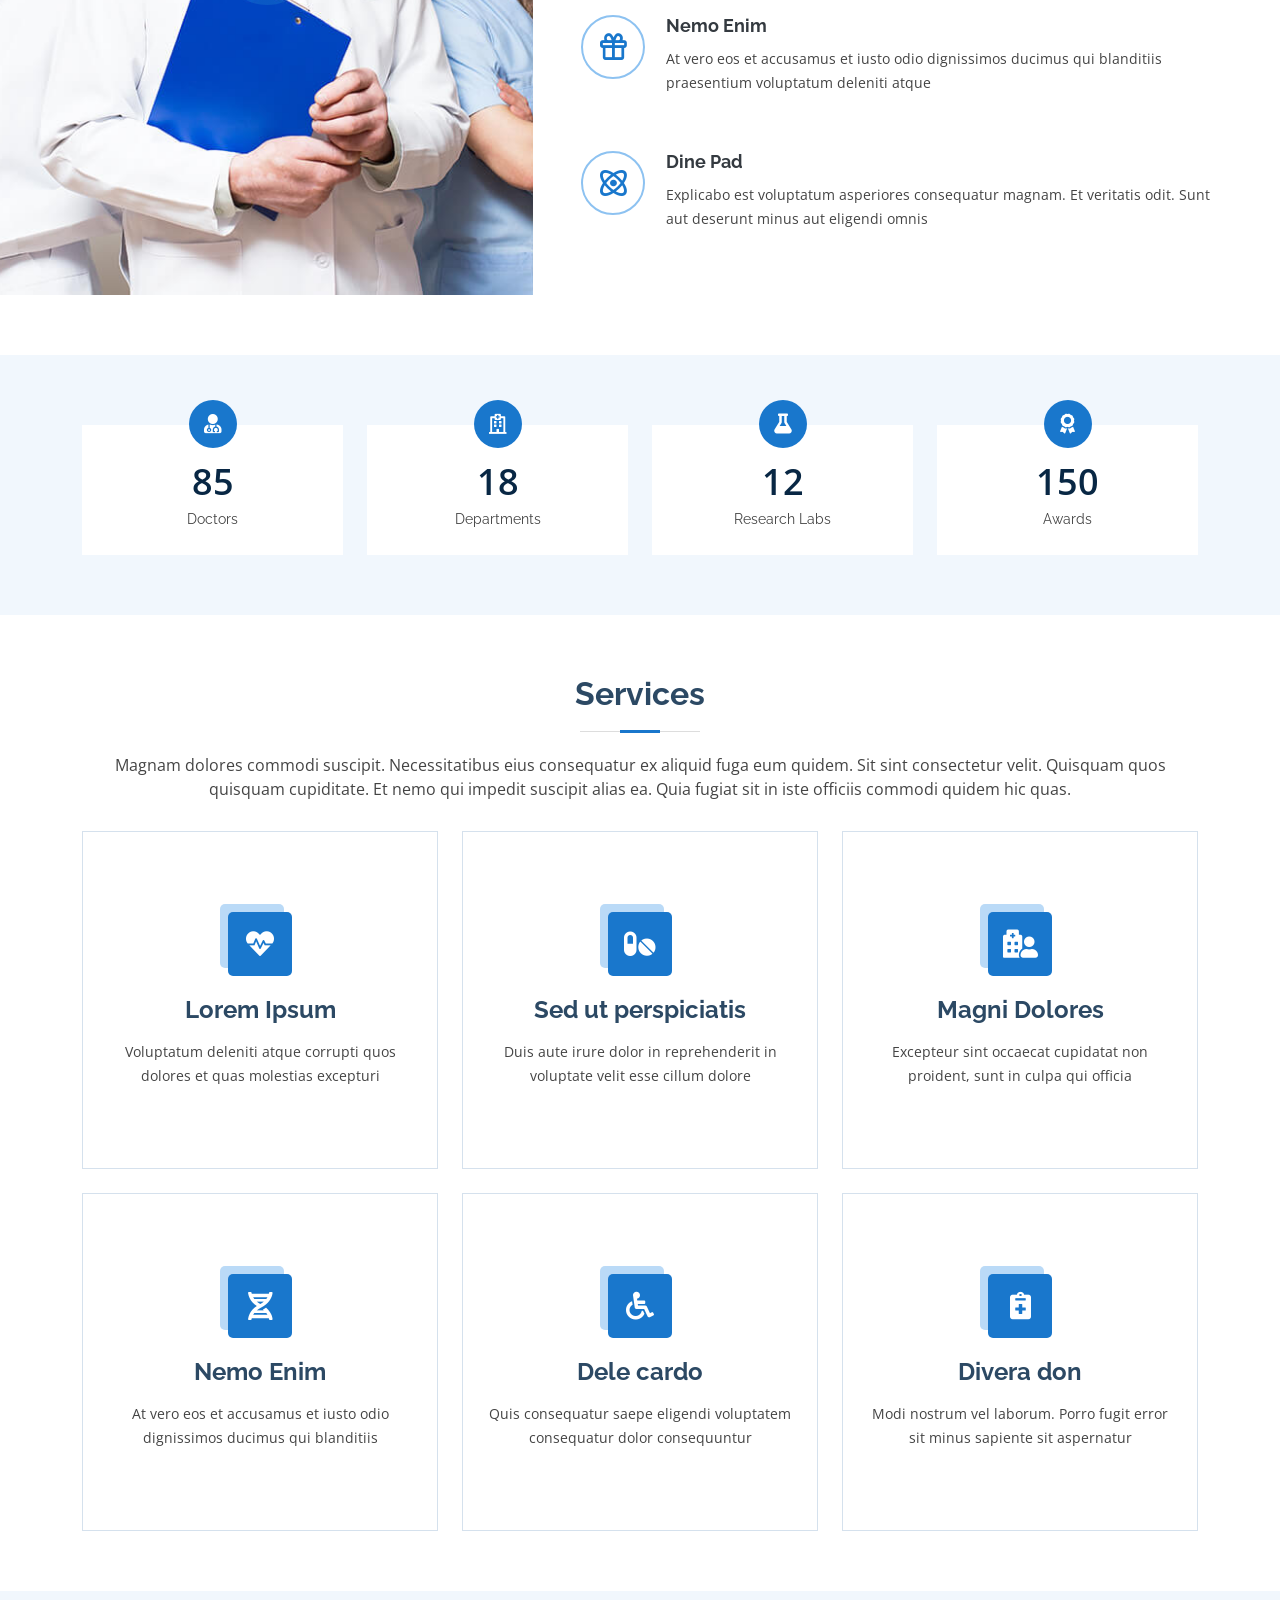
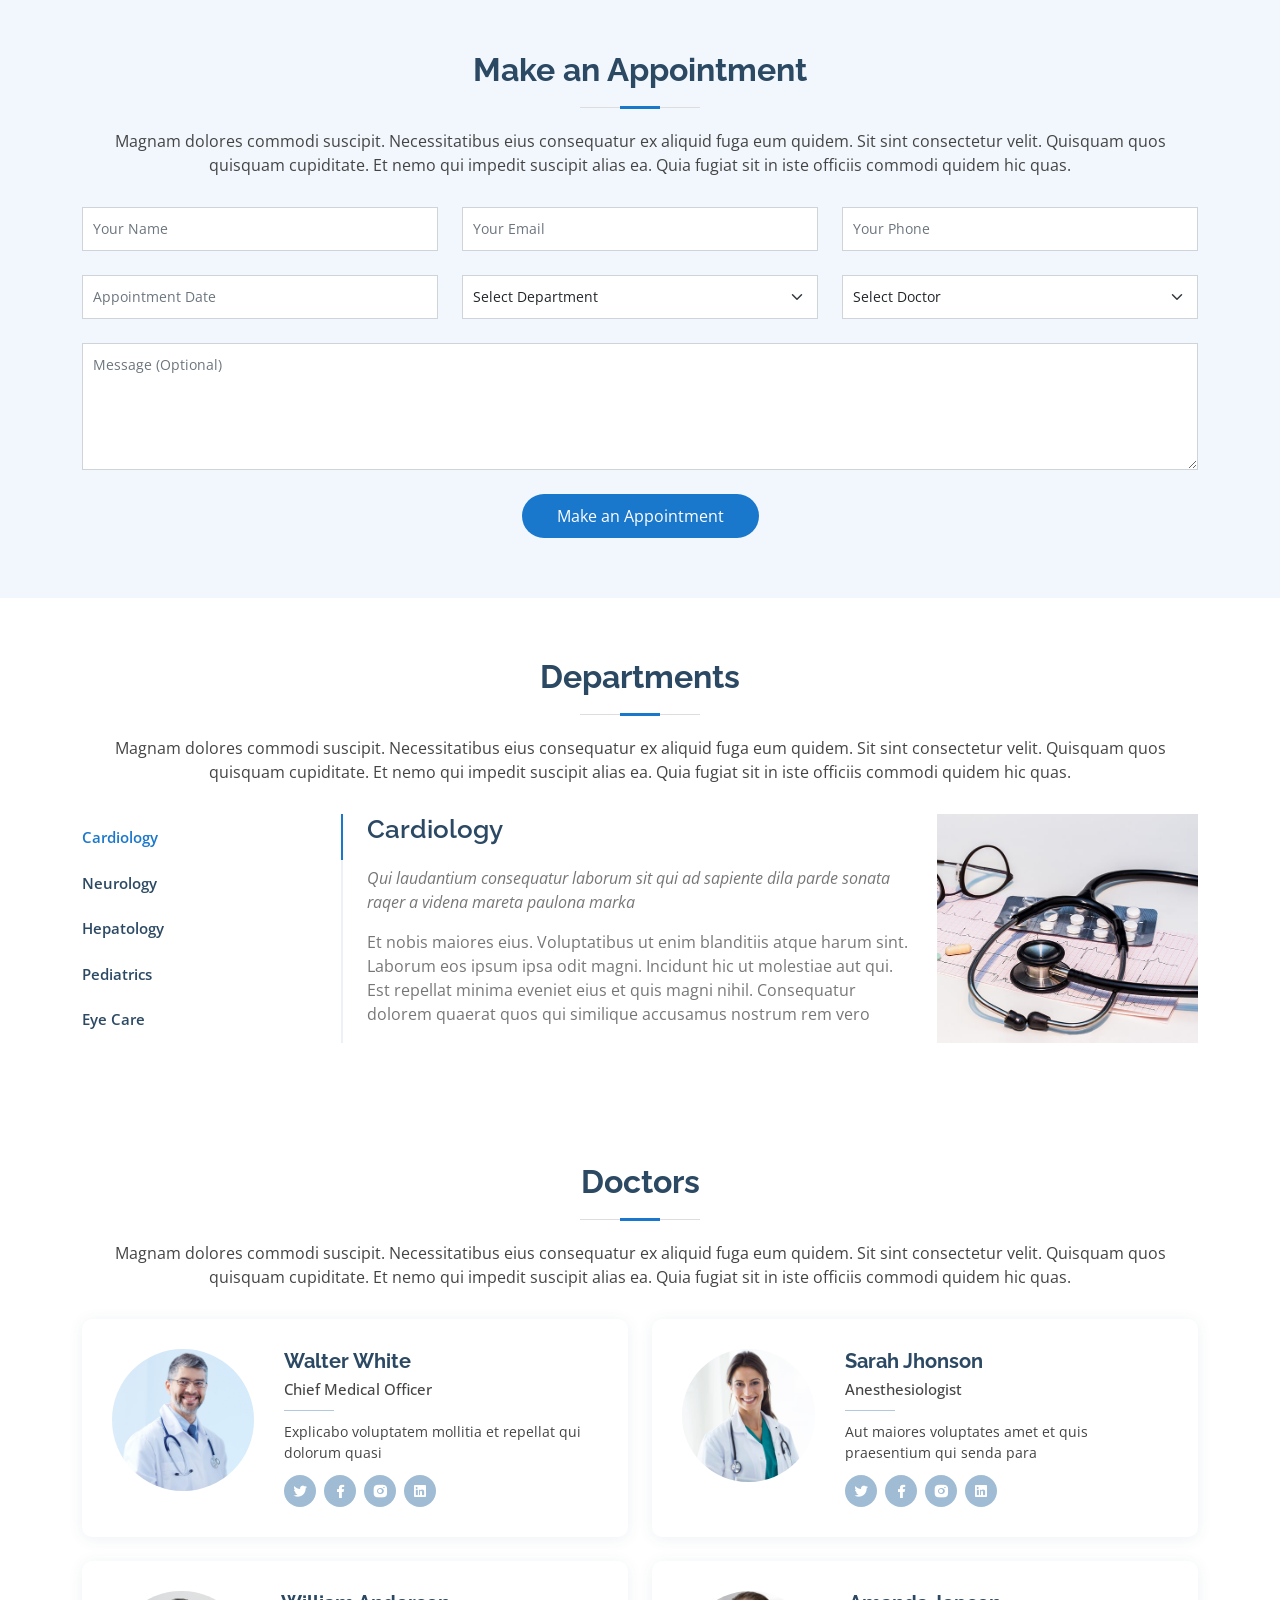
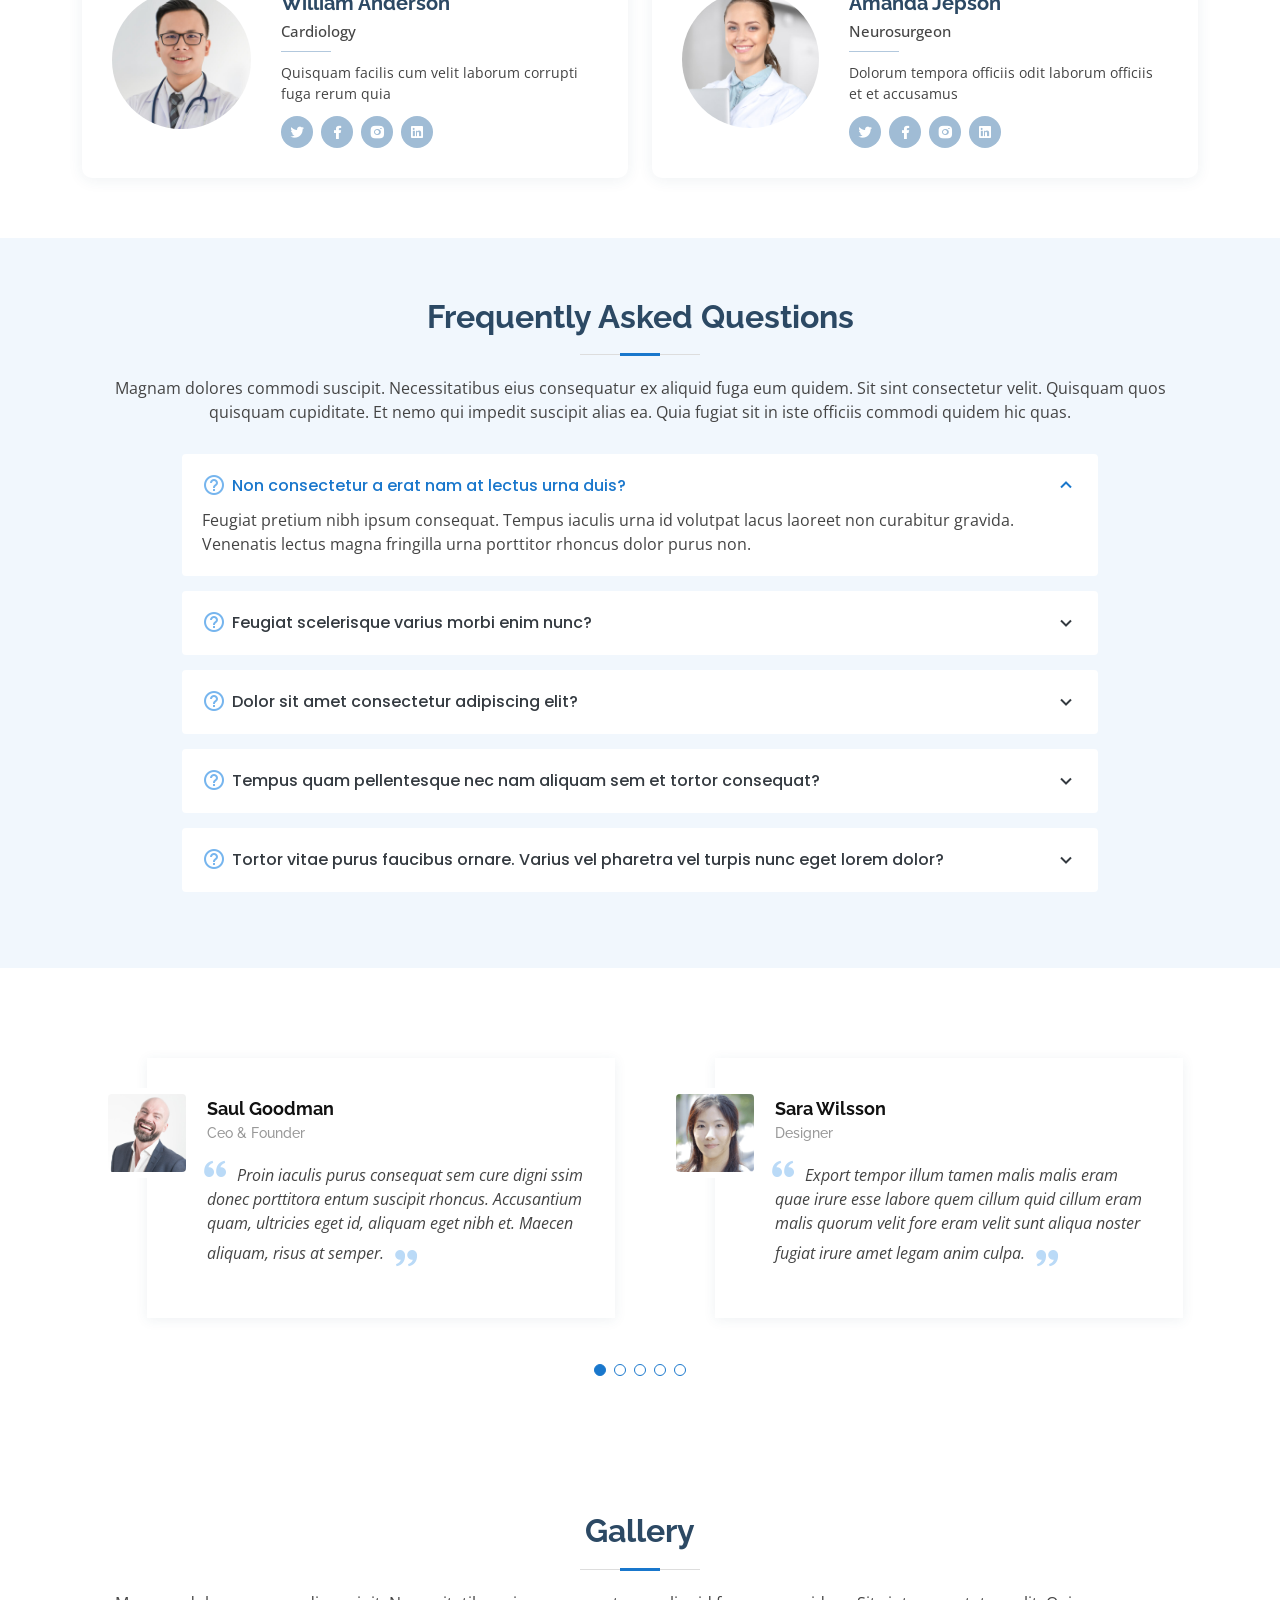
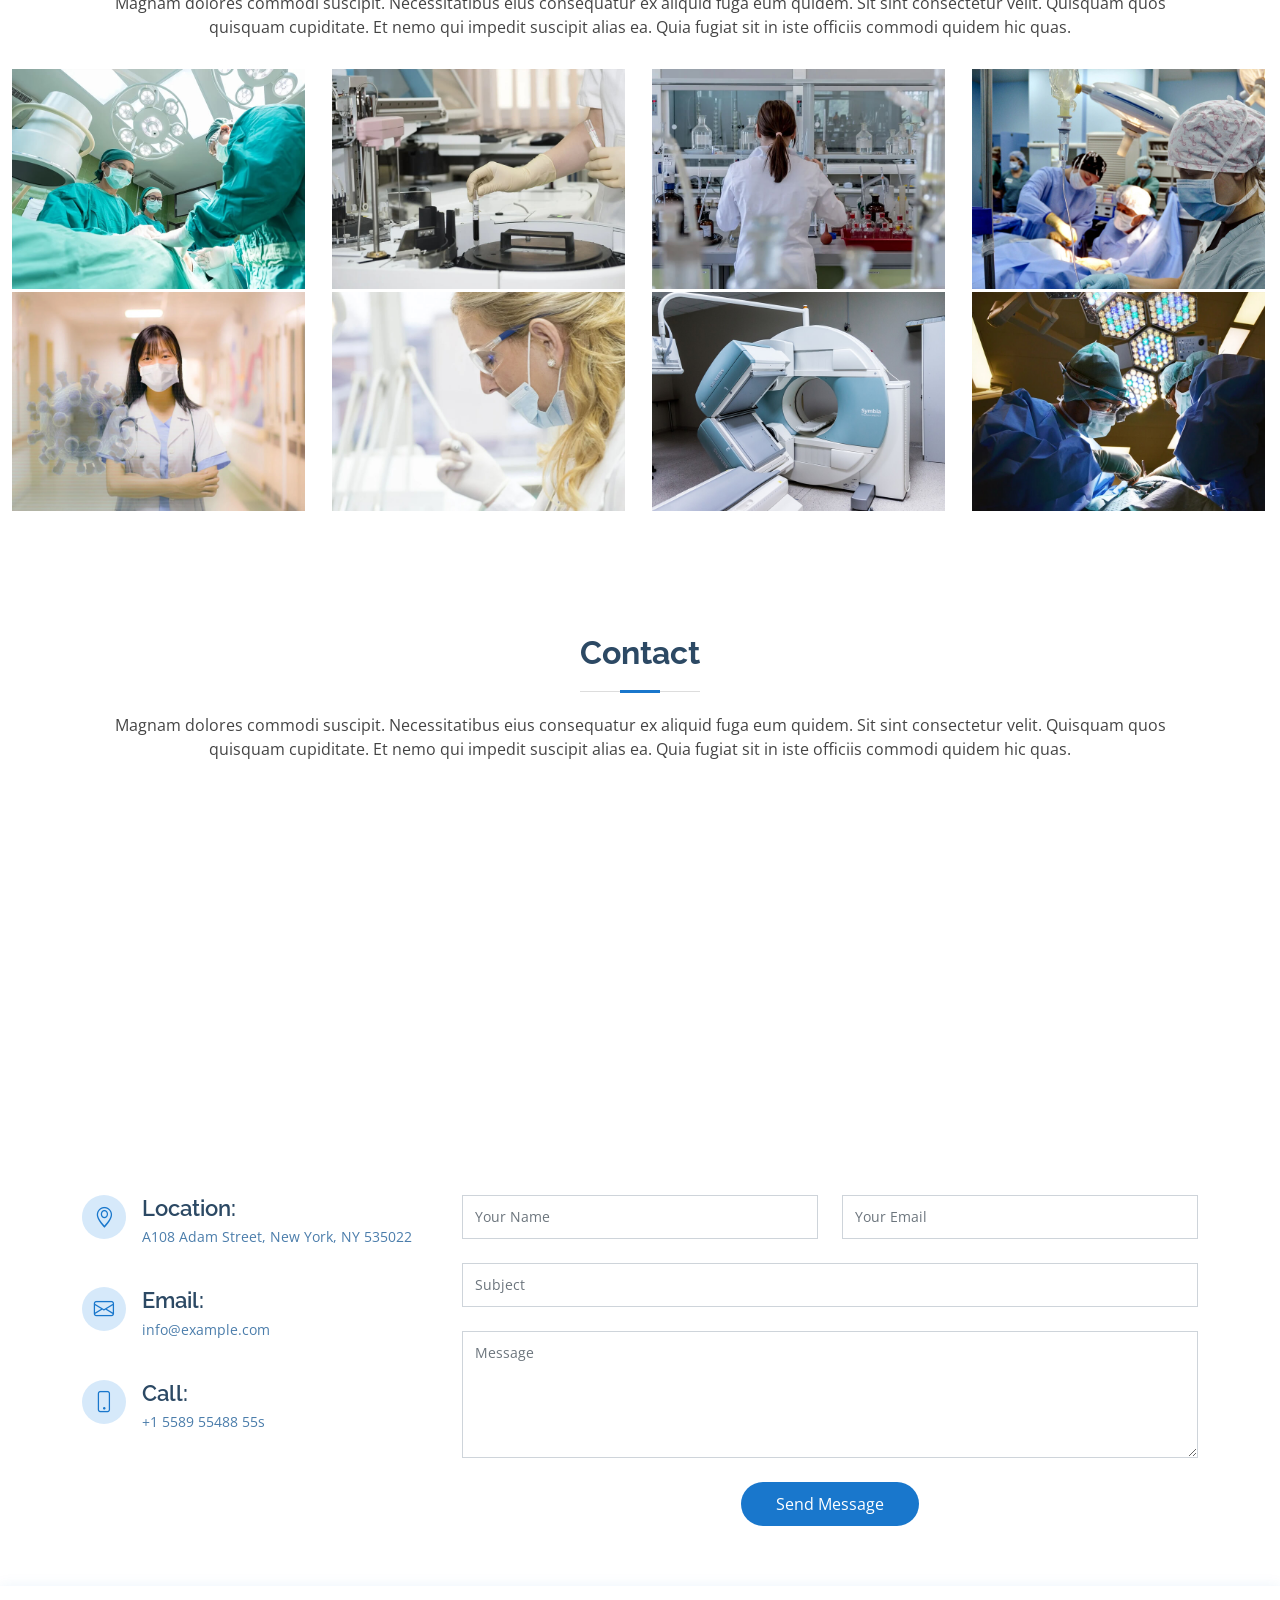
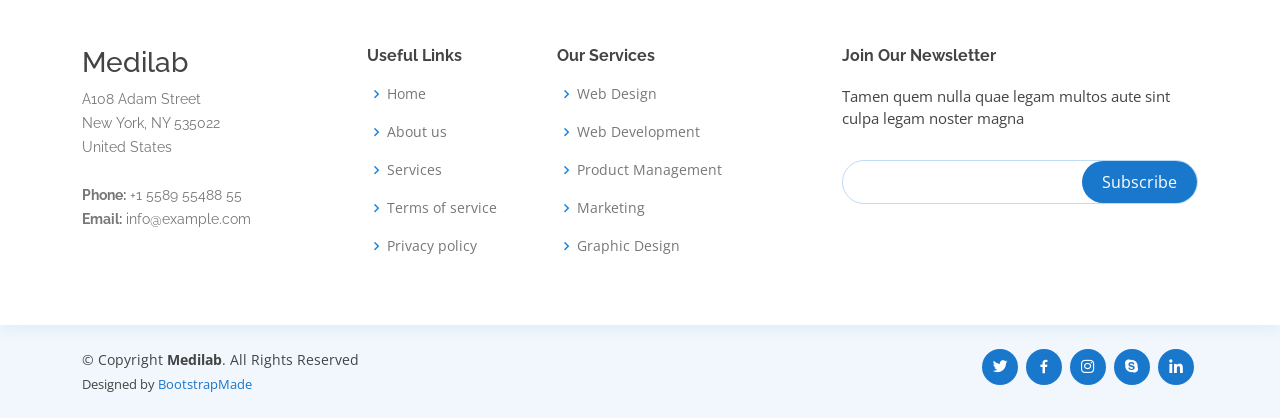
<file: Medilab/index.html>
<!DOCTYPE html>
<html lang="en">

<head>
  <meta charset="utf-8">
  <meta content="width=device-width, initial-scale=1.0" name="viewport">

  <title>Medilab Bootstrap Template - Index</title>
  <meta content="" name="description">
  <meta content="" name="keywords">

  <!-- Favicons -->
  <link href="assets/img/favicon.png" rel="icon">
  <link href="assets/img/apple-touch-icon.png" rel="apple-touch-icon">

  <!-- Google Fonts -->
  <link href="https://fonts.googleapis.com/css?family=Open+Sans:300,300i,400,400i,600,600i,700,700i|Raleway:300,300i,400,400i,500,500i,600,600i,700,700i|Poppins:300,300i,400,400i,500,500i,600,600i,700,700i" rel="stylesheet">

  <!-- Vendor CSS Files -->
  <link href="assets/vendor/animate.css/animate.min.css" rel="stylesheet">
  <link href="assets/vendor/bootstrap/css/bootstrap.min.css" rel="stylesheet">
  <link href="assets/vendor/bootstrap-icons/bootstrap-icons.css" rel="stylesheet">
  <link href="assets/vendor/boxicons/css/boxicons.min.css" rel="stylesheet">
  <link href="assets/vendor/fontawesome-free/css/all.min.css" rel="stylesheet">
  <link href="assets/vendor/glightbox/css/glightbox.min.css" rel="stylesheet">
  <link href="assets/vendor/remixicon/remixicon.css" rel="stylesheet">
  <link href="assets/vendor/swiper/swiper-bundle.min.css" rel="stylesheet">

  <!-- Template Main CSS File -->
  <link href="assets/css/style.css" rel="stylesheet">

  <!-- =======================================================
  * Template Name: Medilab - v4.6.0
  * Template URL: https://bootstrapmade.com/medilab-free-medical-bootstrap-theme/
  * Author: BootstrapMade.com
  * License: https://bootstrapmade.com/license/
  ======================================================== -->
</head>

<body>

  <!-- ======= Top Bar ======= -->
  <div id="topbar" class="d-flex align-items-center fixed-top">
    <div class="container d-flex justify-content-between">
      <div class="contact-info d-flex align-items-center">
        <i class="bi bi-envelope"></i> <a href="mailto:contact@example.com">contact@example.com</a>
        <i class="bi bi-phone"></i> +1 5589 55488 55
      </div>
      <div class="d-none d-lg-flex social-links align-items-center">
        <a href="#" class="twitter"><i class="bi bi-twitter"></i></a>
        <a href="#" class="facebook"><i class="bi bi-facebook"></i></a>
        <a href="#" class="instagram"><i class="bi bi-instagram"></i></a>
        <a href="#" class="linkedin"><i class="bi bi-linkedin"></i></i></a>
      </div>
    </div>
  </div>

  <!-- ======= Header ======= -->
  <header id="header" class="fixed-top">
    <div class="container d-flex align-items-center">

      <h1 class="logo me-auto"><a href="index.html">Medilab</a></h1>
      <!-- Uncomment below if you prefer to use an image logo -->
      <!-- <a href="index.html" class="logo me-auto"><img src="assets/img/logo.png" alt="" class="img-fluid"></a>-->

      <nav id="navbar" class="navbar order-last order-lg-0">
        <ul>
          <li><a class="nav-link scrollto active" href="#hero">Home</a></li>
          <li><a class="nav-link scrollto" href="#about">About</a></li>
          <li><a class="nav-link scrollto" href="#services">Services</a></li>
          <li><a class="nav-link scrollto" href="#departments">Departments</a></li>
          <li><a class="nav-link scrollto" href="#doctors">Doctors</a></li>
          <li class="dropdown"><a href="#"><span>Drop Down</span> <i class="bi bi-chevron-down"></i></a>
            <ul>
              <li><a href="#">Drop Down 1</a></li>
              <li class="dropdown"><a href="#"><span>Deep Drop Down</span> <i class="bi bi-chevron-right"></i></a>
                <ul>
                  <li><a href="#">Deep Drop Down 1</a></li>
                  <li><a href="#">Deep Drop Down 2</a></li>
                  <li><a href="#">Deep Drop Down 3</a></li>
                  <li><a href="#">Deep Drop Down 4</a></li>
                  <li><a href="#">Deep Drop Down 5</a></li>
                </ul>
              </li>
              <li><a href="#">Drop Down 2</a></li>
              <li><a href="#">Drop Down 3</a></li>
              <li><a href="#">Drop Down 4</a></li>
            </ul>
          </li>
          <li><a class="nav-link scrollto" href="#contact">Contact</a></li>
        </ul>
        <i class="bi bi-list mobile-nav-toggle"></i>
      </nav><!-- .navbar -->

      <a href="#appointment" class="appointment-btn scrollto"><span class="d-none d-md-inline">Make an</span> Appointment</a>

    </div>
  </header><!-- End Header -->

  <!-- ======= Hero Section ======= -->
  <section id="hero" class="d-flex align-items-center">
    <div class="container">
      <h1>Welcome to Medilab</h1>
      <h2>We are team of talented designers making websites with Bootstrap</h2>
      <a href="#about" class="btn-get-started scrollto">Get Started</a>
    </div>
  </section><!-- End Hero -->

  <main id="main">

    <!-- ======= Why Us Section ======= -->
    <section id="why-us" class="why-us">
      <div class="container">

        <div class="row">
          <div class="col-lg-4 d-flex align-items-stretch">
            <div class="content">
              <h3>Why Choose Medilab?</h3>
              <p>
                Lorem ipsum dolor sit amet, consectetur adipiscing elit, sed do eiusmod tempor incididunt ut labore et dolore magna aliqua. Duis aute irure dolor in reprehenderit
                Asperiores dolores sed et. Tenetur quia eos. Autem tempore quibusdam vel necessitatibus optio ad corporis.
              </p>
              <div class="text-center">
                <a href="#" class="more-btn">Learn More <i class="bx bx-chevron-right"></i></a>
              </div>
            </div>
          </div>
          <div class="col-lg-8 d-flex align-items-stretch">
            <div class="icon-boxes d-flex flex-column justify-content-center">
              <div class="row">
                <div class="col-xl-4 d-flex align-items-stretch">
                  <div class="icon-box mt-4 mt-xl-0">
                    <i class="bx bx-receipt"></i>
                    <h4>Corporis voluptates sit</h4>
                    <p>Consequuntur sunt aut quasi enim aliquam quae harum pariatur laboris nisi ut aliquip</p>
                  </div>
                </div>
                <div class="col-xl-4 d-flex align-items-stretch">
                  <div class="icon-box mt-4 mt-xl-0">
                    <i class="bx bx-cube-alt"></i>
                    <h4>Ullamco laboris ladore pan</h4>
                    <p>Excepteur sint occaecat cupidatat non proident, sunt in culpa qui officia deserunt</p>
                  </div>
                </div>
                <div class="col-xl-4 d-flex align-items-stretch">
                  <div class="icon-box mt-4 mt-xl-0">
                    <i class="bx bx-images"></i>
                    <h4>Labore consequatur</h4>
                    <p>Aut suscipit aut cum nemo deleniti aut omnis. Doloribus ut maiores omnis facere</p>
                  </div>
                </div>
              </div>
            </div><!-- End .content-->
          </div>
        </div>

      </div>
    </section><!-- End Why Us Section -->

    <!-- ======= About Section ======= -->
    <section id="about" class="about">
      <div class="container-fluid">

        <div class="row">
          <div class="col-xl-5 col-lg-6 video-box d-flex justify-content-center align-items-stretch position-relative">
            <a href="https://www.youtube.com/watch?v=jDDaplaOz7Q" class="glightbox play-btn mb-4"></a>
          </div>

          <div class="col-xl-7 col-lg-6 icon-boxes d-flex flex-column align-items-stretch justify-content-center py-5 px-lg-5">
            <h3>Enim quis est voluptatibus aliquid consequatur fugiat</h3>
            <p>Esse voluptas cumque vel exercitationem. Reiciendis est hic accusamus. Non ipsam et sed minima temporibus laudantium. Soluta voluptate sed facere corporis dolores excepturi. Libero laboriosam sint et id nulla tenetur. Suscipit aut voluptate.</p>

            <div class="icon-box">
              <div class="icon"><i class="bx bx-fingerprint"></i></div>
              <h4 class="title"><a href="">Lorem Ipsum</a></h4>
              <p class="description">Voluptatum deleniti atque corrupti quos dolores et quas molestias excepturi sint occaecati cupiditate non provident</p>
            </div>

            <div class="icon-box">
              <div class="icon"><i class="bx bx-gift"></i></div>
              <h4 class="title"><a href="">Nemo Enim</a></h4>
              <p class="description">At vero eos et accusamus et iusto odio dignissimos ducimus qui blanditiis praesentium voluptatum deleniti atque</p>
            </div>

            <div class="icon-box">
              <div class="icon"><i class="bx bx-atom"></i></div>
              <h4 class="title"><a href="">Dine Pad</a></h4>
              <p class="description">Explicabo est voluptatum asperiores consequatur magnam. Et veritatis odit. Sunt aut deserunt minus aut eligendi omnis</p>
            </div>

          </div>
        </div>

      </div>
    </section><!-- End About Section -->

    <!-- ======= Counts Section ======= -->
    <section id="counts" class="counts">
      <div class="container">

        <div class="row">

          <div class="col-lg-3 col-md-6">
            <div class="count-box">
              <i class="fas fa-user-md"></i>
              <span data-purecounter-start="0" data-purecounter-end="85" data-purecounter-duration="1" class="purecounter"></span>
              <p>Doctors</p>
            </div>
          </div>

          <div class="col-lg-3 col-md-6 mt-5 mt-md-0">
            <div class="count-box">
              <i class="far fa-hospital"></i>
              <span data-purecounter-start="0" data-purecounter-end="18" data-purecounter-duration="1" class="purecounter"></span>
              <p>Departments</p>
            </div>
          </div>

          <div class="col-lg-3 col-md-6 mt-5 mt-lg-0">
            <div class="count-box">
              <i class="fas fa-flask"></i>
              <span data-purecounter-start="0" data-purecounter-end="12" data-purecounter-duration="1" class="purecounter"></span>
              <p>Research Labs</p>
            </div>
          </div>

          <div class="col-lg-3 col-md-6 mt-5 mt-lg-0">
            <div class="count-box">
              <i class="fas fa-award"></i>
              <span data-purecounter-start="0" data-purecounter-end="150" data-purecounter-duration="1" class="purecounter"></span>
              <p>Awards</p>
            </div>
          </div>

        </div>

      </div>
    </section><!-- End Counts Section -->

    <!-- ======= Services Section ======= -->
    <section id="services" class="services">
      <div class="container">

        <div class="section-title">
          <h2>Services</h2>
          <p>Magnam dolores commodi suscipit. Necessitatibus eius consequatur ex aliquid fuga eum quidem. Sit sint consectetur velit. Quisquam quos quisquam cupiditate. Et nemo qui impedit suscipit alias ea. Quia fugiat sit in iste officiis commodi quidem hic quas.</p>
        </div>

        <div class="row">
          <div class="col-lg-4 col-md-6 d-flex align-items-stretch">
            <div class="icon-box">
              <div class="icon"><i class="fas fa-heartbeat"></i></div>
              <h4><a href="">Lorem Ipsum</a></h4>
              <p>Voluptatum deleniti atque corrupti quos dolores et quas molestias excepturi</p>
            </div>
          </div>

          <div class="col-lg-4 col-md-6 d-flex align-items-stretch mt-4 mt-md-0">
            <div class="icon-box">
              <div class="icon"><i class="fas fa-pills"></i></div>
              <h4><a href="">Sed ut perspiciatis</a></h4>
              <p>Duis aute irure dolor in reprehenderit in voluptate velit esse cillum dolore</p>
            </div>
          </div>

          <div class="col-lg-4 col-md-6 d-flex align-items-stretch mt-4 mt-lg-0">
            <div class="icon-box">
              <div class="icon"><i class="fas fa-hospital-user"></i></div>
              <h4><a href="">Magni Dolores</a></h4>
              <p>Excepteur sint occaecat cupidatat non proident, sunt in culpa qui officia</p>
            </div>
          </div>

          <div class="col-lg-4 col-md-6 d-flex align-items-stretch mt-4">
            <div class="icon-box">
              <div class="icon"><i class="fas fa-dna"></i></div>
              <h4><a href="">Nemo Enim</a></h4>
              <p>At vero eos et accusamus et iusto odio dignissimos ducimus qui blanditiis</p>
            </div>
          </div>

          <div class="col-lg-4 col-md-6 d-flex align-items-stretch mt-4">
            <div class="icon-box">
              <div class="icon"><i class="fas fa-wheelchair"></i></div>
              <h4><a href="">Dele cardo</a></h4>
              <p>Quis consequatur saepe eligendi voluptatem consequatur dolor consequuntur</p>
            </div>
          </div>

          <div class="col-lg-4 col-md-6 d-flex align-items-stretch mt-4">
            <div class="icon-box">
              <div class="icon"><i class="fas fa-notes-medical"></i></div>
              <h4><a href="">Divera don</a></h4>
              <p>Modi nostrum vel laborum. Porro fugit error sit minus sapiente sit aspernatur</p>
            </div>
          </div>

        </div>

      </div>
    </section><!-- End Services Section -->

    <!-- ======= Appointment Section ======= -->
    <section id="appointment" class="appointment section-bg">
      <div class="container">

        <div class="section-title">
          <h2>Make an Appointment</h2>
          <p>Magnam dolores commodi suscipit. Necessitatibus eius consequatur ex aliquid fuga eum quidem. Sit sint consectetur velit. Quisquam quos quisquam cupiditate. Et nemo qui impedit suscipit alias ea. Quia fugiat sit in iste officiis commodi quidem hic quas.</p>
        </div>

        <form action="forms/appointment.php" method="post" role="form" class="php-email-form">
          <div class="row">
            <div class="col-md-4 form-group">
              <input type="text" name="name" class="form-control" id="name" placeholder="Your Name" data-rule="minlen:4" data-msg="Please enter at least 4 chars">
              <div class="validate"></div>
            </div>
            <div class="col-md-4 form-group mt-3 mt-md-0">
              <input type="email" class="form-control" name="email" id="email" placeholder="Your Email" data-rule="email" data-msg="Please enter a valid email">
              <div class="validate"></div>
            </div>
            <div class="col-md-4 form-group mt-3 mt-md-0">
              <input type="tel" class="form-control" name="phone" id="phone" placeholder="Your Phone" data-rule="minlen:4" data-msg="Please enter at least 4 chars">
              <div class="validate"></div>
            </div>
          </div>
          <div class="row">
            <div class="col-md-4 form-group mt-3">
              <input type="datetime" name="date" class="form-control datepicker" id="date" placeholder="Appointment Date" data-rule="minlen:4" data-msg="Please enter at least 4 chars">
              <div class="validate"></div>
            </div>
            <div class="col-md-4 form-group mt-3">
              <select name="department" id="department" class="form-select">
                <option value="">Select Department</option>
                <option value="Department 1">Department 1</option>
                <option value="Department 2">Department 2</option>
                <option value="Department 3">Department 3</option>
              </select>
              <div class="validate"></div>
            </div>
            <div class="col-md-4 form-group mt-3">
              <select name="doctor" id="doctor" class="form-select">
                <option value="">Select Doctor</option>
                <option value="Doctor 1">Doctor 1</option>
                <option value="Doctor 2">Doctor 2</option>
                <option value="Doctor 3">Doctor 3</option>
              </select>
              <div class="validate"></div>
            </div>
          </div>

          <div class="form-group mt-3">
            <textarea class="form-control" name="message" rows="5" placeholder="Message (Optional)"></textarea>
            <div class="validate"></div>
          </div>
          <div class="mb-3">
            <div class="loading">Loading</div>
            <div class="error-message"></div>
            <div class="sent-message">Your appointment request has been sent successfully. Thank you!</div>
          </div>
          <div class="text-center"><button type="submit">Make an Appointment</button></div>
        </form>

      </div>
    </section><!-- End Appointment Section -->

    <!-- ======= Departments Section ======= -->
    <section id="departments" class="departments">
      <div class="container">

        <div class="section-title">
          <h2>Departments</h2>
          <p>Magnam dolores commodi suscipit. Necessitatibus eius consequatur ex aliquid fuga eum quidem. Sit sint consectetur velit. Quisquam quos quisquam cupiditate. Et nemo qui impedit suscipit alias ea. Quia fugiat sit in iste officiis commodi quidem hic quas.</p>
        </div>

        <div class="row">
          <div class="col-lg-3">
            <ul class="nav nav-tabs flex-column">
              <li class="nav-item">
                <a class="nav-link active show" data-bs-toggle="tab" href="#tab-1">Cardiology</a>
              </li>
              <li class="nav-item">
                <a class="nav-link" data-bs-toggle="tab" href="#tab-2">Neurology</a>
              </li>
              <li class="nav-item">
                <a class="nav-link" data-bs-toggle="tab" href="#tab-3">Hepatology</a>
              </li>
              <li class="nav-item">
                <a class="nav-link" data-bs-toggle="tab" href="#tab-4">Pediatrics</a>
              </li>
              <li class="nav-item">
                <a class="nav-link" data-bs-toggle="tab" href="#tab-5">Eye Care</a>
              </li>
            </ul>
          </div>
          <div class="col-lg-9 mt-4 mt-lg-0">
            <div class="tab-content">
              <div class="tab-pane active show" id="tab-1">
                <div class="row">
                  <div class="col-lg-8 details order-2 order-lg-1">
                    <h3>Cardiology</h3>
                    <p class="fst-italic">Qui laudantium consequatur laborum sit qui ad sapiente dila parde sonata raqer a videna mareta paulona marka</p>
                    <p>Et nobis maiores eius. Voluptatibus ut enim blanditiis atque harum sint. Laborum eos ipsum ipsa odit magni. Incidunt hic ut molestiae aut qui. Est repellat minima eveniet eius et quis magni nihil. Consequatur dolorem quaerat quos qui similique accusamus nostrum rem vero</p>
                  </div>
                  <div class="col-lg-4 text-center order-1 order-lg-2">
                    <img src="assets/img/departments-1.jpg" alt="" class="img-fluid">
                  </div>
                </div>
              </div>
              <div class="tab-pane" id="tab-2">
                <div class="row">
                  <div class="col-lg-8 details order-2 order-lg-1">
                    <h3>Et blanditiis nemo veritatis excepturi</h3>
                    <p class="fst-italic">Qui laudantium consequatur laborum sit qui ad sapiente dila parde sonata raqer a videna mareta paulona marka</p>
                    <p>Ea ipsum voluptatem consequatur quis est. Illum error ullam omnis quia et reiciendis sunt sunt est. Non aliquid repellendus itaque accusamus eius et velit ipsa voluptates. Optio nesciunt eaque beatae accusamus lerode pakto madirna desera vafle de nideran pal</p>
                  </div>
                  <div class="col-lg-4 text-center order-1 order-lg-2">
                    <img src="assets/img/departments-2.jpg" alt="" class="img-fluid">
                  </div>
                </div>
              </div>
              <div class="tab-pane" id="tab-3">
                <div class="row">
                  <div class="col-lg-8 details order-2 order-lg-1">
                    <h3>Impedit facilis occaecati odio neque aperiam sit</h3>
                    <p class="fst-italic">Eos voluptatibus quo. Odio similique illum id quidem non enim fuga. Qui natus non sunt dicta dolor et. In asperiores velit quaerat perferendis aut</p>
                    <p>Iure officiis odit rerum. Harum sequi eum illum corrupti culpa veritatis quisquam. Neque necessitatibus illo rerum eum ut. Commodi ipsam minima molestiae sed laboriosam a iste odio. Earum odit nesciunt fugiat sit ullam. Soluta et harum voluptatem optio quae</p>
                  </div>
                  <div class="col-lg-4 text-center order-1 order-lg-2">
                    <img src="assets/img/departments-3.jpg" alt="" class="img-fluid">
                  </div>
                </div>
              </div>
              <div class="tab-pane" id="tab-4">
                <div class="row">
                  <div class="col-lg-8 details order-2 order-lg-1">
                    <h3>Fuga dolores inventore laboriosam ut est accusamus laboriosam dolore</h3>
                    <p class="fst-italic">Totam aperiam accusamus. Repellat consequuntur iure voluptas iure porro quis delectus</p>
                    <p>Eaque consequuntur consequuntur libero expedita in voluptas. Nostrum ipsam necessitatibus aliquam fugiat debitis quis velit. Eum ex maxime error in consequatur corporis atque. Eligendi asperiores sed qui veritatis aperiam quia a laborum inventore</p>
                  </div>
                  <div class="col-lg-4 text-center order-1 order-lg-2">
                    <img src="assets/img/departments-4.jpg" alt="" class="img-fluid">
                  </div>
                </div>
              </div>
              <div class="tab-pane" id="tab-5">
                <div class="row">
                  <div class="col-lg-8 details order-2 order-lg-1">
                    <h3>Est eveniet ipsam sindera pad rone matrelat sando reda</h3>
                    <p class="fst-italic">Omnis blanditiis saepe eos autem qui sunt debitis porro quia.</p>
                    <p>Exercitationem nostrum omnis. Ut reiciendis repudiandae minus. Omnis recusandae ut non quam ut quod eius qui. Ipsum quia odit vero atque qui quibusdam amet. Occaecati sed est sint aut vitae molestiae voluptate vel</p>
                  </div>
                  <div class="col-lg-4 text-center order-1 order-lg-2">
                    <img src="assets/img/departments-5.jpg" alt="" class="img-fluid">
                  </div>
                </div>
              </div>
            </div>
          </div>
        </div>

      </div>
    </section><!-- End Departments Section -->

    <!-- ======= Doctors Section ======= -->
    <section id="doctors" class="doctors">
      <div class="container">

        <div class="section-title">
          <h2>Doctors</h2>
          <p>Magnam dolores commodi suscipit. Necessitatibus eius consequatur ex aliquid fuga eum quidem. Sit sint consectetur velit. Quisquam quos quisquam cupiditate. Et nemo qui impedit suscipit alias ea. Quia fugiat sit in iste officiis commodi quidem hic quas.</p>
        </div>

        <div class="row">

          <div class="col-lg-6">
            <div class="member d-flex align-items-start">
              <div class="pic"><img src="assets/img/doctors/doctors-1.jpg" class="img-fluid" alt=""></div>
              <div class="member-info">
                <h4>Walter White</h4>
                <span>Chief Medical Officer</span>
                <p>Explicabo voluptatem mollitia et repellat qui dolorum quasi</p>
                <div class="social">
                  <a href=""><i class="ri-twitter-fill"></i></a>
                  <a href=""><i class="ri-facebook-fill"></i></a>
                  <a href=""><i class="ri-instagram-fill"></i></a>
                  <a href=""> <i class="ri-linkedin-box-fill"></i> </a>
                </div>
              </div>
            </div>
          </div>

          <div class="col-lg-6 mt-4 mt-lg-0">
            <div class="member d-flex align-items-start">
              <div class="pic"><img src="assets/img/doctors/doctors-2.jpg" class="img-fluid" alt=""></div>
              <div class="member-info">
                <h4>Sarah Jhonson</h4>
                <span>Anesthesiologist</span>
                <p>Aut maiores voluptates amet et quis praesentium qui senda para</p>
                <div class="social">
                  <a href=""><i class="ri-twitter-fill"></i></a>
                  <a href=""><i class="ri-facebook-fill"></i></a>
                  <a href=""><i class="ri-instagram-fill"></i></a>
                  <a href=""> <i class="ri-linkedin-box-fill"></i> </a>
                </div>
              </div>
            </div>
          </div>

          <div class="col-lg-6 mt-4">
            <div class="member d-flex align-items-start">
              <div class="pic"><img src="assets/img/doctors/doctors-3.jpg" class="img-fluid" alt=""></div>
              <div class="member-info">
                <h4>William Anderson</h4>
                <span>Cardiology</span>
                <p>Quisquam facilis cum velit laborum corrupti fuga rerum quia</p>
                <div class="social">
                  <a href=""><i class="ri-twitter-fill"></i></a>
                  <a href=""><i class="ri-facebook-fill"></i></a>
                  <a href=""><i class="ri-instagram-fill"></i></a>
                  <a href=""> <i class="ri-linkedin-box-fill"></i> </a>
                </div>
              </div>
            </div>
          </div>

          <div class="col-lg-6 mt-4">
            <div class="member d-flex align-items-start">
              <div class="pic"><img src="assets/img/doctors/doctors-4.jpg" class="img-fluid" alt=""></div>
              <div class="member-info">
                <h4>Amanda Jepson</h4>
                <span>Neurosurgeon</span>
                <p>Dolorum tempora officiis odit laborum officiis et et accusamus</p>
                <div class="social">
                  <a href=""><i class="ri-twitter-fill"></i></a>
                  <a href=""><i class="ri-facebook-fill"></i></a>
                  <a href=""><i class="ri-instagram-fill"></i></a>
                  <a href=""> <i class="ri-linkedin-box-fill"></i> </a>
                </div>
              </div>
            </div>
          </div>

        </div>

      </div>
    </section><!-- End Doctors Section -->

    <!-- ======= Frequently Asked Questions Section ======= -->
    <section id="faq" class="faq section-bg">
      <div class="container">

        <div class="section-title">
          <h2>Frequently Asked Questions</h2>
          <p>Magnam dolores commodi suscipit. Necessitatibus eius consequatur ex aliquid fuga eum quidem. Sit sint consectetur velit. Quisquam quos quisquam cupiditate. Et nemo qui impedit suscipit alias ea. Quia fugiat sit in iste officiis commodi quidem hic quas.</p>
        </div>

        <div class="faq-list">
          <ul>
            <li data-aos="fade-up">
              <i class="bx bx-help-circle icon-help"></i> <a data-bs-toggle="collapse" class="collapse" data-bs-target="#faq-list-1">Non consectetur a erat nam at lectus urna duis? <i class="bx bx-chevron-down icon-show"></i><i class="bx bx-chevron-up icon-close"></i></a>
              <div id="faq-list-1" class="collapse show" data-bs-parent=".faq-list">
                <p>
                  Feugiat pretium nibh ipsum consequat. Tempus iaculis urna id volutpat lacus laoreet non curabitur gravida. Venenatis lectus magna fringilla urna porttitor rhoncus dolor purus non.
                </p>
              </div>
            </li>

            <li data-aos="fade-up" data-aos-delay="100">
              <i class="bx bx-help-circle icon-help"></i> <a data-bs-toggle="collapse" data-bs-target="#faq-list-2" class="collapsed">Feugiat scelerisque varius morbi enim nunc? <i class="bx bx-chevron-down icon-show"></i><i class="bx bx-chevron-up icon-close"></i></a>
              <div id="faq-list-2" class="collapse" data-bs-parent=".faq-list">
                <p>
                  Dolor sit amet consectetur adipiscing elit pellentesque habitant morbi. Id interdum velit laoreet id donec ultrices. Fringilla phasellus faucibus scelerisque eleifend donec pretium. Est pellentesque elit ullamcorper dignissim. Mauris ultrices eros in cursus turpis massa tincidunt dui.
                </p>
              </div>
            </li>

            <li data-aos="fade-up" data-aos-delay="200">
              <i class="bx bx-help-circle icon-help"></i> <a data-bs-toggle="collapse" data-bs-target="#faq-list-3" class="collapsed">Dolor sit amet consectetur adipiscing elit? <i class="bx bx-chevron-down icon-show"></i><i class="bx bx-chevron-up icon-close"></i></a>
              <div id="faq-list-3" class="collapse" data-bs-parent=".faq-list">
                <p>
                  Eleifend mi in nulla posuere sollicitudin aliquam ultrices sagittis orci. Faucibus pulvinar elementum integer enim. Sem nulla pharetra diam sit amet nisl suscipit. Rutrum tellus pellentesque eu tincidunt. Lectus urna duis convallis convallis tellus. Urna molestie at elementum eu facilisis sed odio morbi quis
                </p>
              </div>
            </li>

            <li data-aos="fade-up" data-aos-delay="300">
              <i class="bx bx-help-circle icon-help"></i> <a data-bs-toggle="collapse" data-bs-target="#faq-list-4" class="collapsed">Tempus quam pellentesque nec nam aliquam sem et tortor consequat? <i class="bx bx-chevron-down icon-show"></i><i class="bx bx-chevron-up icon-close"></i></a>
              <div id="faq-list-4" class="collapse" data-bs-parent=".faq-list">
                <p>
                  Molestie a iaculis at erat pellentesque adipiscing commodo. Dignissim suspendisse in est ante in. Nunc vel risus commodo viverra maecenas accumsan. Sit amet nisl suscipit adipiscing bibendum est. Purus gravida quis blandit turpis cursus in.
                </p>
              </div>
            </li>

            <li data-aos="fade-up" data-aos-delay="400">
              <i class="bx bx-help-circle icon-help"></i> <a data-bs-toggle="collapse" data-bs-target="#faq-list-5" class="collapsed">Tortor vitae purus faucibus ornare. Varius vel pharetra vel turpis nunc eget lorem dolor? <i class="bx bx-chevron-down icon-show"></i><i class="bx bx-chevron-up icon-close"></i></a>
              <div id="faq-list-5" class="collapse" data-bs-parent=".faq-list">
                <p>
                  Laoreet sit amet cursus sit amet dictum sit amet justo. Mauris vitae ultricies leo integer malesuada nunc vel. Tincidunt eget nullam non nisi est sit amet. Turpis nunc eget lorem dolor sed. Ut venenatis tellus in metus vulputate eu scelerisque.
                </p>
              </div>
            </li>

          </ul>
        </div>

      </div>
    </section><!-- End Frequently Asked Questions Section -->

    <!-- ======= Testimonials Section ======= -->
    <section id="testimonials" class="testimonials">
      <div class="container">

        <div class="testimonials-slider swiper" data-aos="fade-up" data-aos-delay="100">
          <div class="swiper-wrapper">

            <div class="swiper-slide">
              <div class="testimonial-wrap">
                <div class="testimonial-item">
                  <img src="assets/img/testimonials/testimonials-1.jpg" class="testimonial-img" alt="">
                  <h3>Saul Goodman</h3>
                  <h4>Ceo &amp; Founder</h4>
                  <p>
                    <i class="bx bxs-quote-alt-left quote-icon-left"></i>
                    Proin iaculis purus consequat sem cure digni ssim donec porttitora entum suscipit rhoncus. Accusantium quam, ultricies eget id, aliquam eget nibh et. Maecen aliquam, risus at semper.
                    <i class="bx bxs-quote-alt-right quote-icon-right"></i>
                  </p>
                </div>
              </div>
            </div><!-- End testimonial item -->

            <div class="swiper-slide">
              <div class="testimonial-wrap">
                <div class="testimonial-item">
                  <img src="assets/img/testimonials/testimonials-2.jpg" class="testimonial-img" alt="">
                  <h3>Sara Wilsson</h3>
                  <h4>Designer</h4>
                  <p>
                    <i class="bx bxs-quote-alt-left quote-icon-left"></i>
                    Export tempor illum tamen malis malis eram quae irure esse labore quem cillum quid cillum eram malis quorum velit fore eram velit sunt aliqua noster fugiat irure amet legam anim culpa.
                    <i class="bx bxs-quote-alt-right quote-icon-right"></i>
                  </p>
                </div>
              </div>
            </div><!-- End testimonial item -->

            <div class="swiper-slide">
              <div class="testimonial-wrap">
                <div class="testimonial-item">
                  <img src="assets/img/testimonials/testimonials-3.jpg" class="testimonial-img" alt="">
                  <h3>Jena Karlis</h3>
                  <h4>Store Owner</h4>
                  <p>
                    <i class="bx bxs-quote-alt-left quote-icon-left"></i>
                    Enim nisi quem export duis labore cillum quae magna enim sint quorum nulla quem veniam duis minim tempor labore quem eram duis noster aute amet eram fore quis sint minim.
                    <i class="bx bxs-quote-alt-right quote-icon-right"></i>
                  </p>
                </div>
              </div>
            </div><!-- End testimonial item -->

            <div class="swiper-slide">
              <div class="testimonial-wrap">
                <div class="testimonial-item">
                  <img src="assets/img/testimonials/testimonials-4.jpg" class="testimonial-img" alt="">
                  <h3>Matt Brandon</h3>
                  <h4>Freelancer</h4>
                  <p>
                    <i class="bx bxs-quote-alt-left quote-icon-left"></i>
                    Fugiat enim eram quae cillum dolore dolor amet nulla culpa multos export minim fugiat minim velit minim dolor enim duis veniam ipsum anim magna sunt elit fore quem dolore labore illum veniam.
                    <i class="bx bxs-quote-alt-right quote-icon-right"></i>
                  </p>
                </div>
              </div>
            </div><!-- End testimonial item -->

            <div class="swiper-slide">
              <div class="testimonial-wrap">
                <div class="testimonial-item">
                  <img src="assets/img/testimonials/testimonials-5.jpg" class="testimonial-img" alt="">
                  <h3>John Larson</h3>
                  <h4>Entrepreneur</h4>
                  <p>
                    <i class="bx bxs-quote-alt-left quote-icon-left"></i>
                    Quis quorum aliqua sint quem legam fore sunt eram irure aliqua veniam tempor noster veniam enim culpa labore duis sunt culpa nulla illum cillum fugiat legam esse veniam culpa fore nisi cillum quid.
                    <i class="bx bxs-quote-alt-right quote-icon-right"></i>
                  </p>
                </div>
              </div>
            </div><!-- End testimonial item -->

          </div>
          <div class="swiper-pagination"></div>
        </div>

      </div>
    </section><!-- End Testimonials Section -->

    <!-- ======= Gallery Section ======= -->
    <section id="gallery" class="gallery">
      <div class="container">

        <div class="section-title">
          <h2>Gallery</h2>
          <p>Magnam dolores commodi suscipit. Necessitatibus eius consequatur ex aliquid fuga eum quidem. Sit sint consectetur velit. Quisquam quos quisquam cupiditate. Et nemo qui impedit suscipit alias ea. Quia fugiat sit in iste officiis commodi quidem hic quas.</p>
        </div>
      </div>

      <div class="container-fluid">
        <div class="row no-gutters">

          <div class="col-lg-3 col-md-4">
            <div class="gallery-item">
              <a href="assets/img/gallery/gallery-1.jpg" class="galelry-lightbox">
                <img src="assets/img/gallery/gallery-1.jpg" alt="" class="img-fluid">
              </a>
            </div>
          </div>

          <div class="col-lg-3 col-md-4">
            <div class="gallery-item">
              <a href="assets/img/gallery/gallery-2.jpg" class="galelry-lightbox">
                <img src="assets/img/gallery/gallery-2.jpg" alt="" class="img-fluid">
              </a>
            </div>
          </div>

          <div class="col-lg-3 col-md-4">
            <div class="gallery-item">
              <a href="assets/img/gallery/gallery-3.jpg" class="galelry-lightbox">
                <img src="assets/img/gallery/gallery-3.jpg" alt="" class="img-fluid">
              </a>
            </div>
          </div>

          <div class="col-lg-3 col-md-4">
            <div class="gallery-item">
              <a href="assets/img/gallery/gallery-4.jpg" class="galelry-lightbox">
                <img src="assets/img/gallery/gallery-4.jpg" alt="" class="img-fluid">
              </a>
            </div>
          </div>

          <div class="col-lg-3 col-md-4">
            <div class="gallery-item">
              <a href="assets/img/gallery/gallery-5.jpg" class="galelry-lightbox">
                <img src="assets/img/gallery/gallery-5.jpg" alt="" class="img-fluid">
              </a>
            </div>
          </div>

          <div class="col-lg-3 col-md-4">
            <div class="gallery-item">
              <a href="assets/img/gallery/gallery-6.jpg" class="galelry-lightbox">
                <img src="assets/img/gallery/gallery-6.jpg" alt="" class="img-fluid">
              </a>
            </div>
          </div>

          <div class="col-lg-3 col-md-4">
            <div class="gallery-item">
              <a href="assets/img/gallery/gallery-7.jpg" class="galelry-lightbox">
                <img src="assets/img/gallery/gallery-7.jpg" alt="" class="img-fluid">
              </a>
            </div>
          </div>

          <div class="col-lg-3 col-md-4">
            <div class="gallery-item">
              <a href="assets/img/gallery/gallery-8.jpg" class="galelry-lightbox">
                <img src="assets/img/gallery/gallery-8.jpg" alt="" class="img-fluid">
              </a>
            </div>
          </div>

        </div>

      </div>
    </section><!-- End Gallery Section -->

    <!-- ======= Contact Section ======= -->
    <section id="contact" class="contact">
      <div class="container">

        <div class="section-title">
          <h2>Contact</h2>
          <p>Magnam dolores commodi suscipit. Necessitatibus eius consequatur ex aliquid fuga eum quidem. Sit sint consectetur velit. Quisquam quos quisquam cupiditate. Et nemo qui impedit suscipit alias ea. Quia fugiat sit in iste officiis commodi quidem hic quas.</p>
        </div>
      </div>

      <div>
        <iframe style="border:0; width: 100%; height: 350px;" src="https://www.google.com/maps/embed?pb=!1m14!1m8!1m3!1d12097.433213460943!2d-74.0062269!3d40.7101282!3m2!1i1024!2i768!4f13.1!3m3!1m2!1s0x0%3A0xb89d1fe6bc499443!2sDowntown+Conference+Center!5e0!3m2!1smk!2sbg!4v1539943755621" frameborder="0" allowfullscreen></iframe>
      </div>

      <div class="container">
        <div class="row mt-5">

          <div class="col-lg-4">
            <div class="info">
              <div class="address">
                <i class="bi bi-geo-alt"></i>
                <h4>Location:</h4>
                <p>A108 Adam Street, New York, NY 535022</p>
              </div>

              <div class="email">
                <i class="bi bi-envelope"></i>
                <h4>Email:</h4>
                <p>info@example.com</p>
              </div>

              <div class="phone">
                <i class="bi bi-phone"></i>
                <h4>Call:</h4>
                <p>+1 5589 55488 55s</p>
              </div>

            </div>

          </div>

          <div class="col-lg-8 mt-5 mt-lg-0">

            <form action="forms/contact.php" method="post" role="form" class="php-email-form">
              <div class="row">
                <div class="col-md-6 form-group">
                  <input type="text" name="name" class="form-control" id="name" placeholder="Your Name" required>
                </div>
                <div class="col-md-6 form-group mt-3 mt-md-0">
                  <input type="email" class="form-control" name="email" id="email" placeholder="Your Email" required>
                </div>
              </div>
              <div class="form-group mt-3">
                <input type="text" class="form-control" name="subject" id="subject" placeholder="Subject" required>
              </div>
              <div class="form-group mt-3">
                <textarea class="form-control" name="message" rows="5" placeholder="Message" required></textarea>
              </div>
              <div class="my-3">
                <div class="loading">Loading</div>
                <div class="error-message"></div>
                <div class="sent-message">Your message has been sent. Thank you!</div>
              </div>
              <div class="text-center"><button type="submit">Send Message</button></div>
            </form>

          </div>

        </div>

      </div>
    </section><!-- End Contact Section -->

  </main><!-- End #main -->

  <!-- ======= Footer ======= -->
  <footer id="footer">

    <div class="footer-top">
      <div class="container">
        <div class="row">

          <div class="col-lg-3 col-md-6 footer-contact">
            <h3>Medilab</h3>
            <p>
              A108 Adam Street <br>
              New York, NY 535022<br>
              United States <br><br>
              <strong>Phone:</strong> +1 5589 55488 55<br>
              <strong>Email:</strong> info@example.com<br>
            </p>
          </div>

          <div class="col-lg-2 col-md-6 footer-links">
            <h4>Useful Links</h4>
            <ul>
              <li><i class="bx bx-chevron-right"></i> <a href="#">Home</a></li>
              <li><i class="bx bx-chevron-right"></i> <a href="#">About us</a></li>
              <li><i class="bx bx-chevron-right"></i> <a href="#">Services</a></li>
              <li><i class="bx bx-chevron-right"></i> <a href="#">Terms of service</a></li>
              <li><i class="bx bx-chevron-right"></i> <a href="#">Privacy policy</a></li>
            </ul>
          </div>

          <div class="col-lg-3 col-md-6 footer-links">
            <h4>Our Services</h4>
            <ul>
              <li><i class="bx bx-chevron-right"></i> <a href="#">Web Design</a></li>
              <li><i class="bx bx-chevron-right"></i> <a href="#">Web Development</a></li>
              <li><i class="bx bx-chevron-right"></i> <a href="#">Product Management</a></li>
              <li><i class="bx bx-chevron-right"></i> <a href="#">Marketing</a></li>
              <li><i class="bx bx-chevron-right"></i> <a href="#">Graphic Design</a></li>
            </ul>
          </div>

          <div class="col-lg-4 col-md-6 footer-newsletter">
            <h4>Join Our Newsletter</h4>
            <p>Tamen quem nulla quae legam multos aute sint culpa legam noster magna</p>
            <form action="" method="post">
              <input type="email" name="email"><input type="submit" value="Subscribe">
            </form>
          </div>

        </div>
      </div>
    </div>

    <div class="container d-md-flex py-4">

      <div class="me-md-auto text-center text-md-start">
        <div class="copyright">
          &copy; Copyright <strong><span>Medilab</span></strong>. All Rights Reserved
        </div>
        <div class="credits">
          <!-- All the links in the footer should remain intact. -->
          <!-- You can delete the links only if you purchased the pro version. -->
          <!-- Licensing information: https://bootstrapmade.com/license/ -->
          <!-- Purchase the pro version with working PHP/AJAX contact form: https://bootstrapmade.com/medilab-free-medical-bootstrap-theme/ -->
          Designed by <a href="https://bootstrapmade.com/">BootstrapMade</a>
        </div>
      </div>
      <div class="social-links text-center text-md-right pt-3 pt-md-0">
        <a href="#" class="twitter"><i class="bx bxl-twitter"></i></a>
        <a href="#" class="facebook"><i class="bx bxl-facebook"></i></a>
        <a href="#" class="instagram"><i class="bx bxl-instagram"></i></a>
        <a href="#" class="google-plus"><i class="bx bxl-skype"></i></a>
        <a href="#" class="linkedin"><i class="bx bxl-linkedin"></i></a>
      </div>
    </div>
  </footer><!-- End Footer -->

  <div id="preloader"></div>
  <a href="#" class="back-to-top d-flex align-items-center justify-content-center"><i class="bi bi-arrow-up-short"></i></a>

  <!-- Vendor JS Files -->
  <script src="assets/vendor/bootstrap/js/bootstrap.bundle.min.js"></script>
  <script src="assets/vendor/glightbox/js/glightbox.min.js"></script>
  <script src="assets/vendor/php-email-form/validate.js"></script>
  <script src="assets/vendor/purecounter/purecounter.js"></script>
  <script src="assets/vendor/swiper/swiper-bundle.min.js"></script>

  <!-- Template Main JS File -->
  <script src="assets/js/main.js"></script>

</body>

</html>
</file>
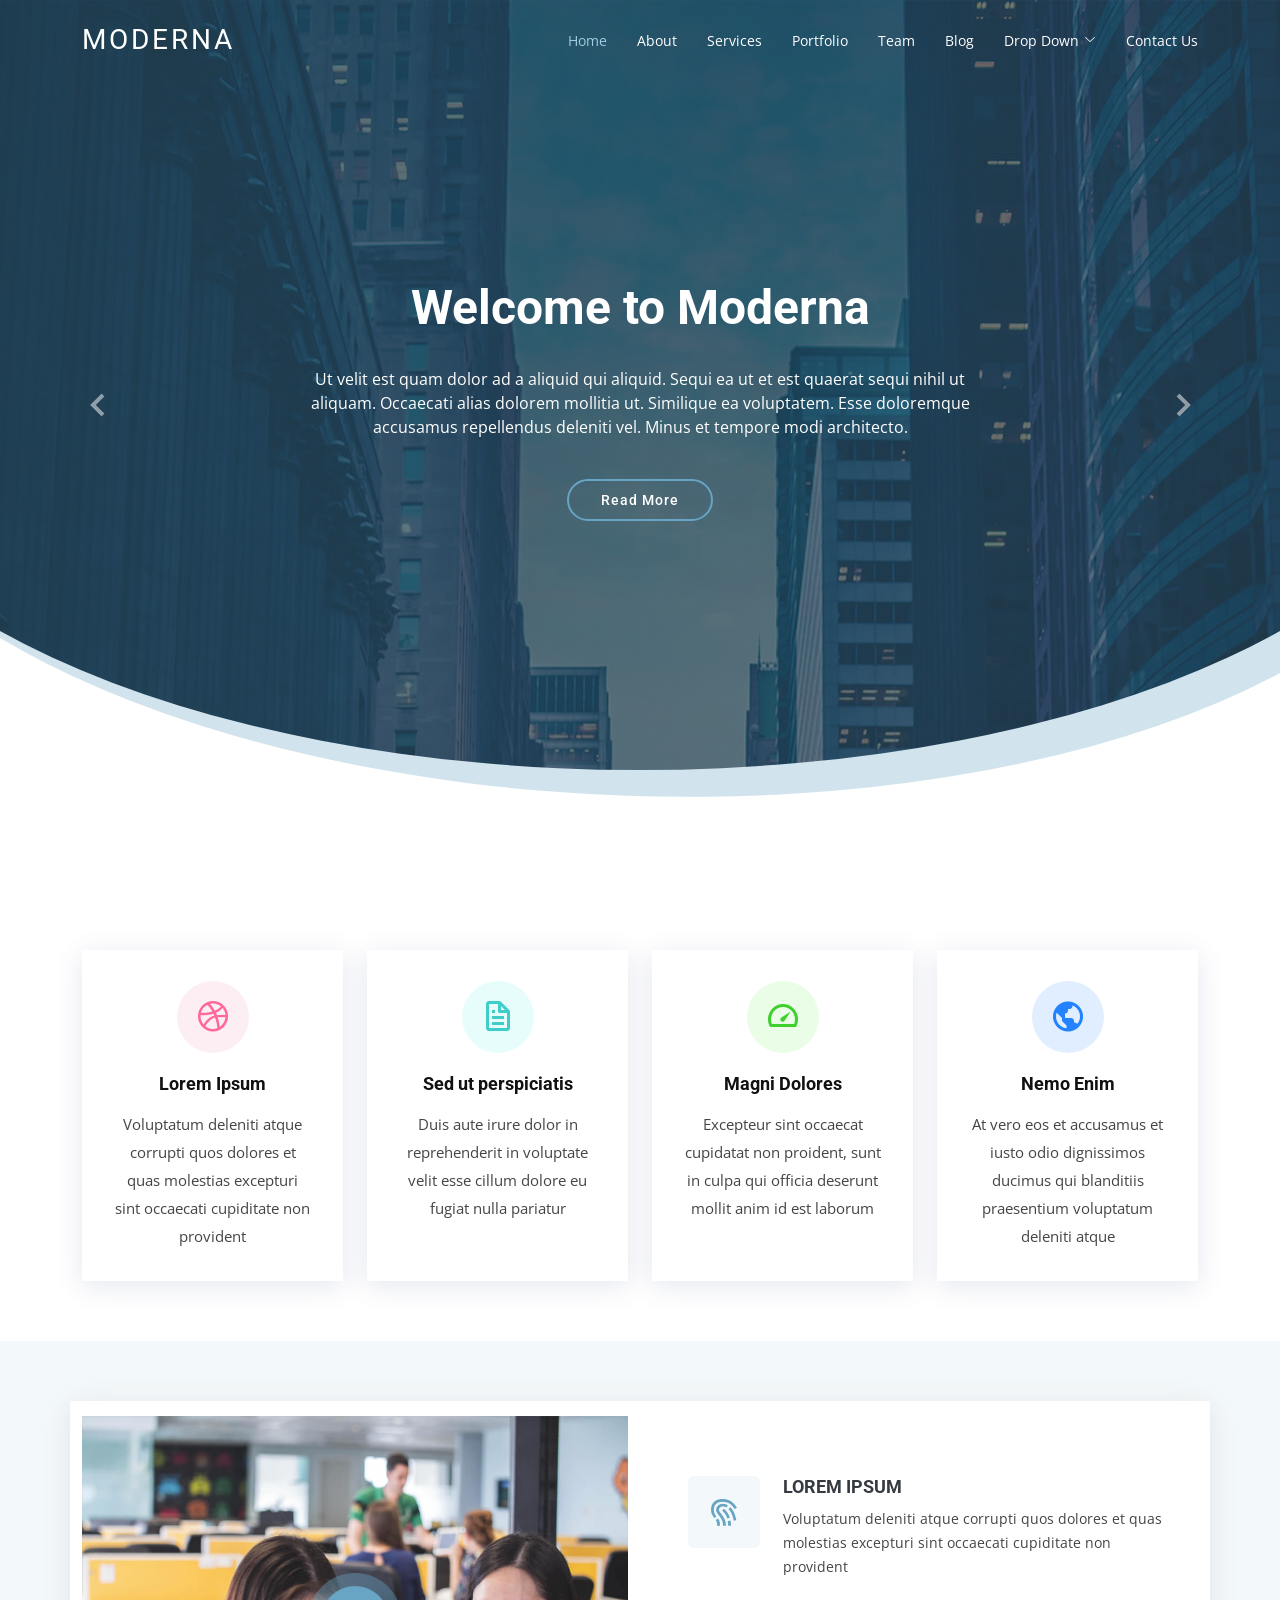
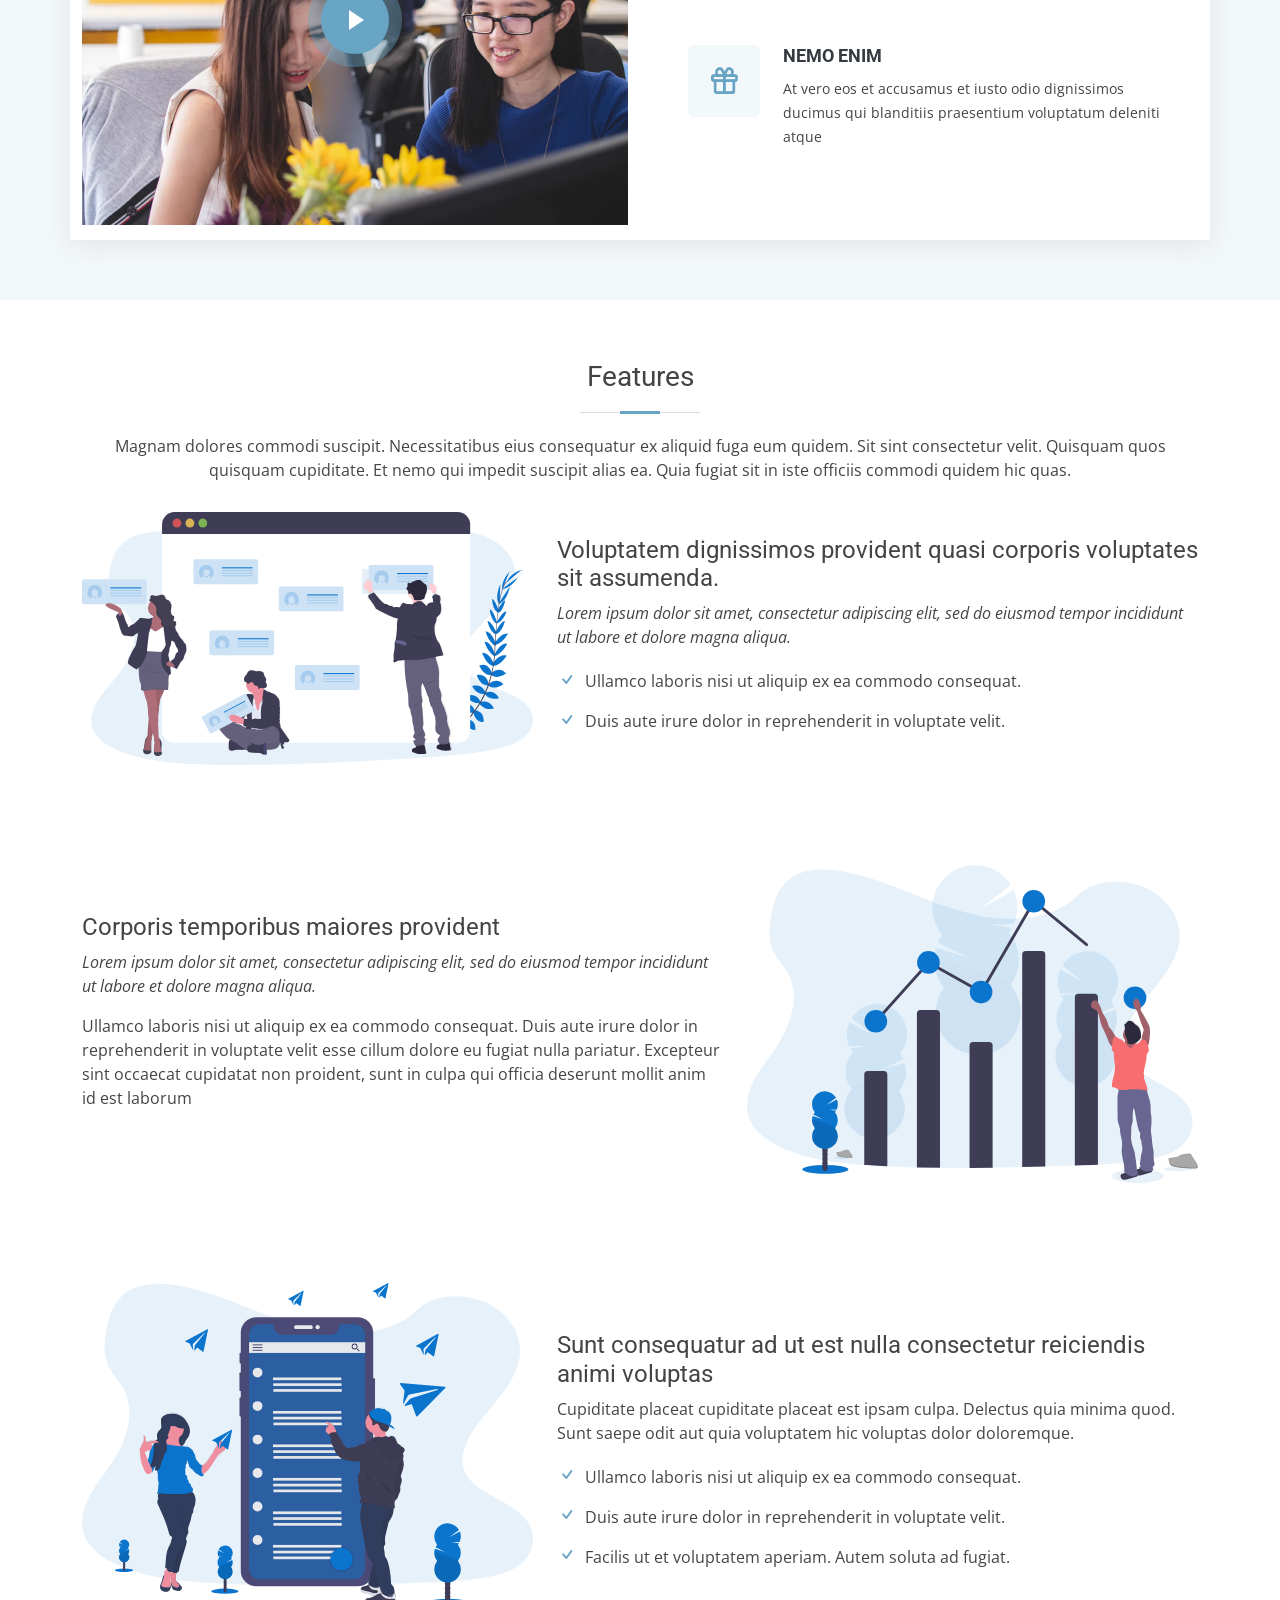
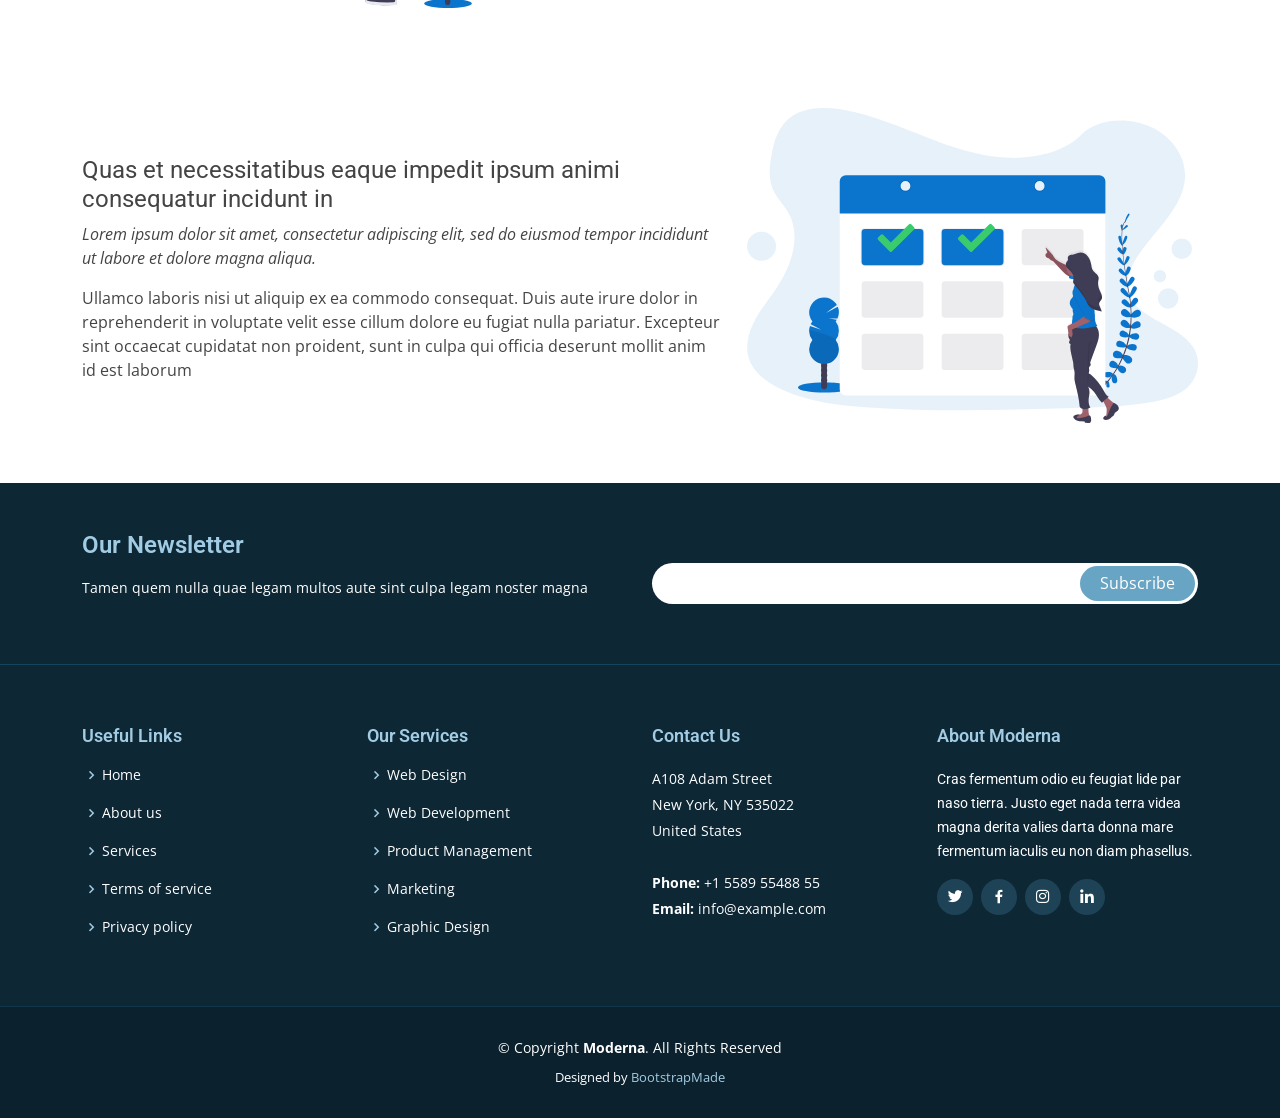
<file: Moderna/index.html>
<!DOCTYPE html>
<html lang="en">

<head>
  <meta charset="utf-8">
  <meta content="width=device-width, initial-scale=1.0" name="viewport">

  <title>Moderna Bootstrap Template - Index</title>
  <meta content="" name="description">
  <meta content="" name="keywords">

  <!-- Favicons -->
  <link href="assets/img/favicon.png" rel="icon">
  <link href="assets/img/apple-touch-icon.png" rel="apple-touch-icon">

  <!-- Google Fonts -->
  <link href="https://fonts.googleapis.com/css?family=Open+Sans:300,300i,400,400i,600,600i,700,700i|Roboto:300,300i,400,400i,500,500i,700,700i&display=swap" rel="stylesheet">

  <!-- Vendor CSS Files -->
  <link href="assets/vendor/animate.css/animate.min.css" rel="stylesheet">
  <link href="assets/vendor/aos/aos.css" rel="stylesheet">
  <link href="assets/vendor/bootstrap/css/bootstrap.min.css" rel="stylesheet">
  <link href="assets/vendor/bootstrap-icons/bootstrap-icons.css" rel="stylesheet">
  <link href="assets/vendor/boxicons/css/boxicons.min.css" rel="stylesheet">
  <link href="assets/vendor/glightbox/css/glightbox.min.css" rel="stylesheet">
  <link href="assets/vendor/swiper/swiper-bundle.min.css" rel="stylesheet">

  <!-- Template Main CSS File -->
  <link href="assets/css/style.css" rel="stylesheet">

  <!-- =======================================================
  * Template Name: Moderna - v4.3.0
  * Template URL: https://bootstrapmade.com/free-bootstrap-template-corporate-moderna/
  * Author: BootstrapMade.com
  * License: https://bootstrapmade.com/license/
  ======================================================== -->
</head>

<body>

  <!-- ======= Header ======= -->
  <header id="header" class="fixed-top d-flex align-items-center header-transparent">
    <div class="container d-flex justify-content-between align-items-center">

      <div class="logo">
        <h1 class="text-light"><a href="index.html"><span>Moderna</span></a></h1>
        <!-- Uncomment below if you prefer to use an image logo -->
        <!-- <a href="index.html"><img src="assets/img/logo.png" alt="" class="img-fluid"></a>-->
      </div>

      <nav id="navbar" class="navbar">
        <ul>
          <li><a class="active " href="index.html">Home</a></li>
          <li><a href="about.html">About</a></li>
          <li><a href="services.html">Services</a></li>
          <li><a href="portfolio.html">Portfolio</a></li>
          <li><a href="team.html">Team</a></li>
          <li><a href="blog.html">Blog</a></li>
          <li class="dropdown"><a href="#"><span>Drop Down</span> <i class="bi bi-chevron-down"></i></a>
            <ul>
              <li><a href="#">Drop Down 1</a></li>
              <li class="dropdown"><a href="#"><span>Deep Drop Down</span> <i class="bi bi-chevron-right"></i></a>
                <ul>
                  <li><a href="#">Deep Drop Down 1</a></li>
                  <li><a href="#">Deep Drop Down 2</a></li>
                  <li><a href="#">Deep Drop Down 3</a></li>
                  <li><a href="#">Deep Drop Down 4</a></li>
                  <li><a href="#">Deep Drop Down 5</a></li>
                </ul>
              </li>
              <li><a href="#">Drop Down 2</a></li>
              <li><a href="#">Drop Down 3</a></li>
              <li><a href="#">Drop Down 4</a></li>
            </ul>
          </li>
          <li><a href="contact.html">Contact Us</a></li>
        </ul>
        <i class="bi bi-list mobile-nav-toggle"></i>
      </nav><!-- .navbar -->

    </div>
  </header><!-- End Header -->

  <!-- ======= Hero Section ======= -->
  <section id="hero" class="d-flex justify-cntent-center align-items-center">
    <div id="heroCarousel" class="container carousel carousel-fade" data-bs-ride="carousel" data-bs-interval="5000">

      <!-- Slide 1 -->
      <div class="carousel-item active">
        <div class="carousel-container">
          <h2 class="animate__animated animate__fadeInDown">Welcome to <span>Moderna</span></h2>
          <p class="animate__animated animate__fadeInUp">Ut velit est quam dolor ad a aliquid qui aliquid. Sequi ea ut et est quaerat sequi nihil ut aliquam. Occaecati alias dolorem mollitia ut. Similique ea voluptatem. Esse doloremque accusamus repellendus deleniti vel. Minus et tempore modi architecto.</p>
          <a href="" class="btn-get-started animate__animated animate__fadeInUp">Read More</a>
        </div>
      </div>

      <!-- Slide 2 -->
      <div class="carousel-item">
        <div class="carousel-container">
          <h2 class="animate__animated animate__fadeInDown">Lorem Ipsum Dolor</h2>
          <p class="animate__animated animate__fadeInUp">Ut velit est quam dolor ad a aliquid qui aliquid. Sequi ea ut et est quaerat sequi nihil ut aliquam. Occaecati alias dolorem mollitia ut. Similique ea voluptatem. Esse doloremque accusamus repellendus deleniti vel. Minus et tempore modi architecto.</p>
          <a href="" class="btn-get-started animate__animated animate__fadeInUp">Read More</a>
        </div>
      </div>

      <!-- Slide 3 -->
      <div class="carousel-item">
        <div class="carousel-container">
          <h2 class="animate__animated animate__fadeInDown">Sequi ea ut et est quaerat</h2>
          <p class="animate__animated animate__fadeInUp">Ut velit est quam dolor ad a aliquid qui aliquid. Sequi ea ut et est quaerat sequi nihil ut aliquam. Occaecati alias dolorem mollitia ut. Similique ea voluptatem. Esse doloremque accusamus repellendus deleniti vel. Minus et tempore modi architecto.</p>
          <a href="" class="btn-get-started animate__animated animate__fadeInUp">Read More</a>
        </div>
      </div>

      <a class="carousel-control-prev" href="#heroCarousel" role="button" data-bs-slide="prev">
        <span class="carousel-control-prev-icon bx bx-chevron-left" aria-hidden="true"></span>
      </a>

      <a class="carousel-control-next" href="#heroCarousel" role="button" data-bs-slide="next">
        <span class="carousel-control-next-icon bx bx-chevron-right" aria-hidden="true"></span>
      </a>

    </div>
  </section><!-- End Hero -->

  <main id="main">

    <!-- ======= Services Section ======= -->
    <section class="services">
      <div class="container">

        <div class="row">
          <div class="col-md-6 col-lg-3 d-flex align-items-stretch" data-aos="fade-up">
            <div class="icon-box icon-box-pink">
              <div class="icon"><i class="bx bxl-dribbble"></i></div>
              <h4 class="title"><a href="">Lorem Ipsum</a></h4>
              <p class="description">Voluptatum deleniti atque corrupti quos dolores et quas molestias excepturi sint occaecati cupiditate non provident</p>
            </div>
          </div>

          <div class="col-md-6 col-lg-3 d-flex align-items-stretch" data-aos="fade-up" data-aos-delay="100">
            <div class="icon-box icon-box-cyan">
              <div class="icon"><i class="bx bx-file"></i></div>
              <h4 class="title"><a href="">Sed ut perspiciatis</a></h4>
              <p class="description">Duis aute irure dolor in reprehenderit in voluptate velit esse cillum dolore eu fugiat nulla pariatur</p>
            </div>
          </div>

          <div class="col-md-6 col-lg-3 d-flex align-items-stretch" data-aos="fade-up" data-aos-delay="200">
            <div class="icon-box icon-box-green">
              <div class="icon"><i class="bx bx-tachometer"></i></div>
              <h4 class="title"><a href="">Magni Dolores</a></h4>
              <p class="description">Excepteur sint occaecat cupidatat non proident, sunt in culpa qui officia deserunt mollit anim id est laborum</p>
            </div>
          </div>

          <div class="col-md-6 col-lg-3 d-flex align-items-stretch" data-aos="fade-up" data-aos-delay="200">
            <div class="icon-box icon-box-blue">
              <div class="icon"><i class="bx bx-world"></i></div>
              <h4 class="title"><a href="">Nemo Enim</a></h4>
              <p class="description">At vero eos et accusamus et iusto odio dignissimos ducimus qui blanditiis praesentium voluptatum deleniti atque</p>
            </div>
          </div>

        </div>

      </div>
    </section><!-- End Services Section -->

    <!-- ======= Why Us Section ======= -->
    <section class="why-us section-bg" data-aos="fade-up" date-aos-delay="200">
      <div class="container">

        <div class="row">
          <div class="col-lg-6 video-box">
            <img src="assets/img/why-us.jpg" class="img-fluid" alt="">
            <a href="https://www.youtube.com/watch?v=jDDaplaOz7Q" class="venobox play-btn mb-4" data-vbtype="video" data-autoplay="true"></a>
          </div>

          <div class="col-lg-6 d-flex flex-column justify-content-center p-5">

            <div class="icon-box">
              <div class="icon"><i class="bx bx-fingerprint"></i></div>
              <h4 class="title"><a href="">Lorem Ipsum</a></h4>
              <p class="description">Voluptatum deleniti atque corrupti quos dolores et quas molestias excepturi sint occaecati cupiditate non provident</p>
            </div>

            <div class="icon-box">
              <div class="icon"><i class="bx bx-gift"></i></div>
              <h4 class="title"><a href="">Nemo Enim</a></h4>
              <p class="description">At vero eos et accusamus et iusto odio dignissimos ducimus qui blanditiis praesentium voluptatum deleniti atque</p>
            </div>

          </div>
        </div>

      </div>
    </section><!-- End Why Us Section -->

    <!-- ======= Features Section ======= -->
    <section class="features">
      <div class="container">

        <div class="section-title">
          <h2>Features</h2>
          <p>Magnam dolores commodi suscipit. Necessitatibus eius consequatur ex aliquid fuga eum quidem. Sit sint consectetur velit. Quisquam quos quisquam cupiditate. Et nemo qui impedit suscipit alias ea. Quia fugiat sit in iste officiis commodi quidem hic quas.</p>
        </div>

        <div class="row" data-aos="fade-up">
          <div class="col-md-5">
            <img src="assets/img/features-1.svg" class="img-fluid" alt="">
          </div>
          <div class="col-md-7 pt-4">
            <h3>Voluptatem dignissimos provident quasi corporis voluptates sit assumenda.</h3>
            <p class="fst-italic">
              Lorem ipsum dolor sit amet, consectetur adipiscing elit, sed do eiusmod tempor incididunt ut labore et dolore
              magna aliqua.
            </p>
            <ul>
              <li><i class="bi bi-check"></i> Ullamco laboris nisi ut aliquip ex ea commodo consequat.</li>
              <li><i class="bi bi-check"></i> Duis aute irure dolor in reprehenderit in voluptate velit.</li>
            </ul>
          </div>
        </div>

        <div class="row" data-aos="fade-up">
          <div class="col-md-5 order-1 order-md-2">
            <img src="assets/img/features-2.svg" class="img-fluid" alt="">
          </div>
          <div class="col-md-7 pt-5 order-2 order-md-1">
            <h3>Corporis temporibus maiores provident</h3>
            <p class="fst-italic">
              Lorem ipsum dolor sit amet, consectetur adipiscing elit, sed do eiusmod tempor incididunt ut labore et dolore
              magna aliqua.
            </p>
            <p>
              Ullamco laboris nisi ut aliquip ex ea commodo consequat. Duis aute irure dolor in reprehenderit in voluptate
              velit esse cillum dolore eu fugiat nulla pariatur. Excepteur sint occaecat cupidatat non proident, sunt in
              culpa qui officia deserunt mollit anim id est laborum
            </p>
          </div>
        </div>

        <div class="row" data-aos="fade-up">
          <div class="col-md-5">
            <img src="assets/img/features-3.svg" class="img-fluid" alt="">
          </div>
          <div class="col-md-7 pt-5">
            <h3>Sunt consequatur ad ut est nulla consectetur reiciendis animi voluptas</h3>
            <p>Cupiditate placeat cupiditate placeat est ipsam culpa. Delectus quia minima quod. Sunt saepe odit aut quia voluptatem hic voluptas dolor doloremque.</p>
            <ul>
              <li><i class="bi bi-check"></i> Ullamco laboris nisi ut aliquip ex ea commodo consequat.</li>
              <li><i class="bi bi-check"></i> Duis aute irure dolor in reprehenderit in voluptate velit.</li>
              <li><i class="bi bi-check"></i> Facilis ut et voluptatem aperiam. Autem soluta ad fugiat.</li>
            </ul>
          </div>
        </div>

        <div class="row" data-aos="fade-up">
          <div class="col-md-5 order-1 order-md-2">
            <img src="assets/img/features-4.svg" class="img-fluid" alt="">
          </div>
          <div class="col-md-7 pt-5 order-2 order-md-1">
            <h3>Quas et necessitatibus eaque impedit ipsum animi consequatur incidunt in</h3>
            <p class="fst-italic">
              Lorem ipsum dolor sit amet, consectetur adipiscing elit, sed do eiusmod tempor incididunt ut labore et dolore
              magna aliqua.
            </p>
            <p>
              Ullamco laboris nisi ut aliquip ex ea commodo consequat. Duis aute irure dolor in reprehenderit in voluptate
              velit esse cillum dolore eu fugiat nulla pariatur. Excepteur sint occaecat cupidatat non proident, sunt in
              culpa qui officia deserunt mollit anim id est laborum
            </p>
          </div>
        </div>

      </div>
    </section><!-- End Features Section -->

  </main><!-- End #main -->

  <!-- ======= Footer ======= -->
  <footer id="footer" data-aos="fade-up" data-aos-easing="ease-in-out" data-aos-duration="500">

    <div class="footer-newsletter">
      <div class="container">
        <div class="row">
          <div class="col-lg-6">
            <h4>Our Newsletter</h4>
            <p>Tamen quem nulla quae legam multos aute sint culpa legam noster magna</p>
          </div>
          <div class="col-lg-6">
            <form action="" method="post">
              <input type="email" name="email"><input type="submit" value="Subscribe">
            </form>
          </div>
        </div>
      </div>
    </div>

    <div class="footer-top">
      <div class="container">
        <div class="row">

          <div class="col-lg-3 col-md-6 footer-links">
            <h4>Useful Links</h4>
            <ul>
              <li><i class="bx bx-chevron-right"></i> <a href="#">Home</a></li>
              <li><i class="bx bx-chevron-right"></i> <a href="#">About us</a></li>
              <li><i class="bx bx-chevron-right"></i> <a href="#">Services</a></li>
              <li><i class="bx bx-chevron-right"></i> <a href="#">Terms of service</a></li>
              <li><i class="bx bx-chevron-right"></i> <a href="#">Privacy policy</a></li>
            </ul>
          </div>

          <div class="col-lg-3 col-md-6 footer-links">
            <h4>Our Services</h4>
            <ul>
              <li><i class="bx bx-chevron-right"></i> <a href="#">Web Design</a></li>
              <li><i class="bx bx-chevron-right"></i> <a href="#">Web Development</a></li>
              <li><i class="bx bx-chevron-right"></i> <a href="#">Product Management</a></li>
              <li><i class="bx bx-chevron-right"></i> <a href="#">Marketing</a></li>
              <li><i class="bx bx-chevron-right"></i> <a href="#">Graphic Design</a></li>
            </ul>
          </div>

          <div class="col-lg-3 col-md-6 footer-contact">
            <h4>Contact Us</h4>
            <p>
              A108 Adam Street <br>
              New York, NY 535022<br>
              United States <br><br>
              <strong>Phone:</strong> +1 5589 55488 55<br>
              <strong>Email:</strong> info@example.com<br>
            </p>

          </div>

          <div class="col-lg-3 col-md-6 footer-info">
            <h3>About Moderna</h3>
            <p>Cras fermentum odio eu feugiat lide par naso tierra. Justo eget nada terra videa magna derita valies darta donna mare fermentum iaculis eu non diam phasellus.</p>
            <div class="social-links mt-3">
              <a href="#" class="twitter"><i class="bx bxl-twitter"></i></a>
              <a href="#" class="facebook"><i class="bx bxl-facebook"></i></a>
              <a href="#" class="instagram"><i class="bx bxl-instagram"></i></a>
              <a href="#" class="linkedin"><i class="bx bxl-linkedin"></i></a>
            </div>
          </div>

        </div>
      </div>
    </div>

    <div class="container">
      <div class="copyright">
        &copy; Copyright <strong><span>Moderna</span></strong>. All Rights Reserved
      </div>
      <div class="credits">
        <!-- All the links in the footer should remain intact. -->
        <!-- You can delete the links only if you purchased the pro version. -->
        <!-- Licensing information: https://bootstrapmade.com/license/ -->
        <!-- Purchase the pro version with working PHP/AJAX contact form: https://bootstrapmade.com/free-bootstrap-template-corporate-moderna/ -->
        Designed by <a href="https://bootstrapmade.com/">BootstrapMade</a>
      </div>
    </div>
  </footer><!-- End Footer -->

  <a href="#" class="back-to-top d-flex align-items-center justify-content-center"><i class="bi bi-arrow-up-short"></i></a>

  <!-- Vendor JS Files -->
  <script src="assets/vendor/aos/aos.js"></script>
  <script src="assets/vendor/bootstrap/js/bootstrap.bundle.min.js"></script>
  <script src="assets/vendor/glightbox/js/glightbox.min.js"></script>
  <script src="assets/vendor/isotope-layout/isotope.pkgd.min.js"></script>
  <script src="assets/vendor/php-email-form/validate.js"></script>
  <script src="assets/vendor/purecounter/purecounter.js"></script>
  <script src="assets/vendor/swiper/swiper-bundle.min.js"></script>
  <script src="assets/vendor/waypoints/noframework.waypoints.js"></script>

  <!-- Template Main JS File -->
  <script src="assets/js/main.js"></script>

</body>

</html>
</file>
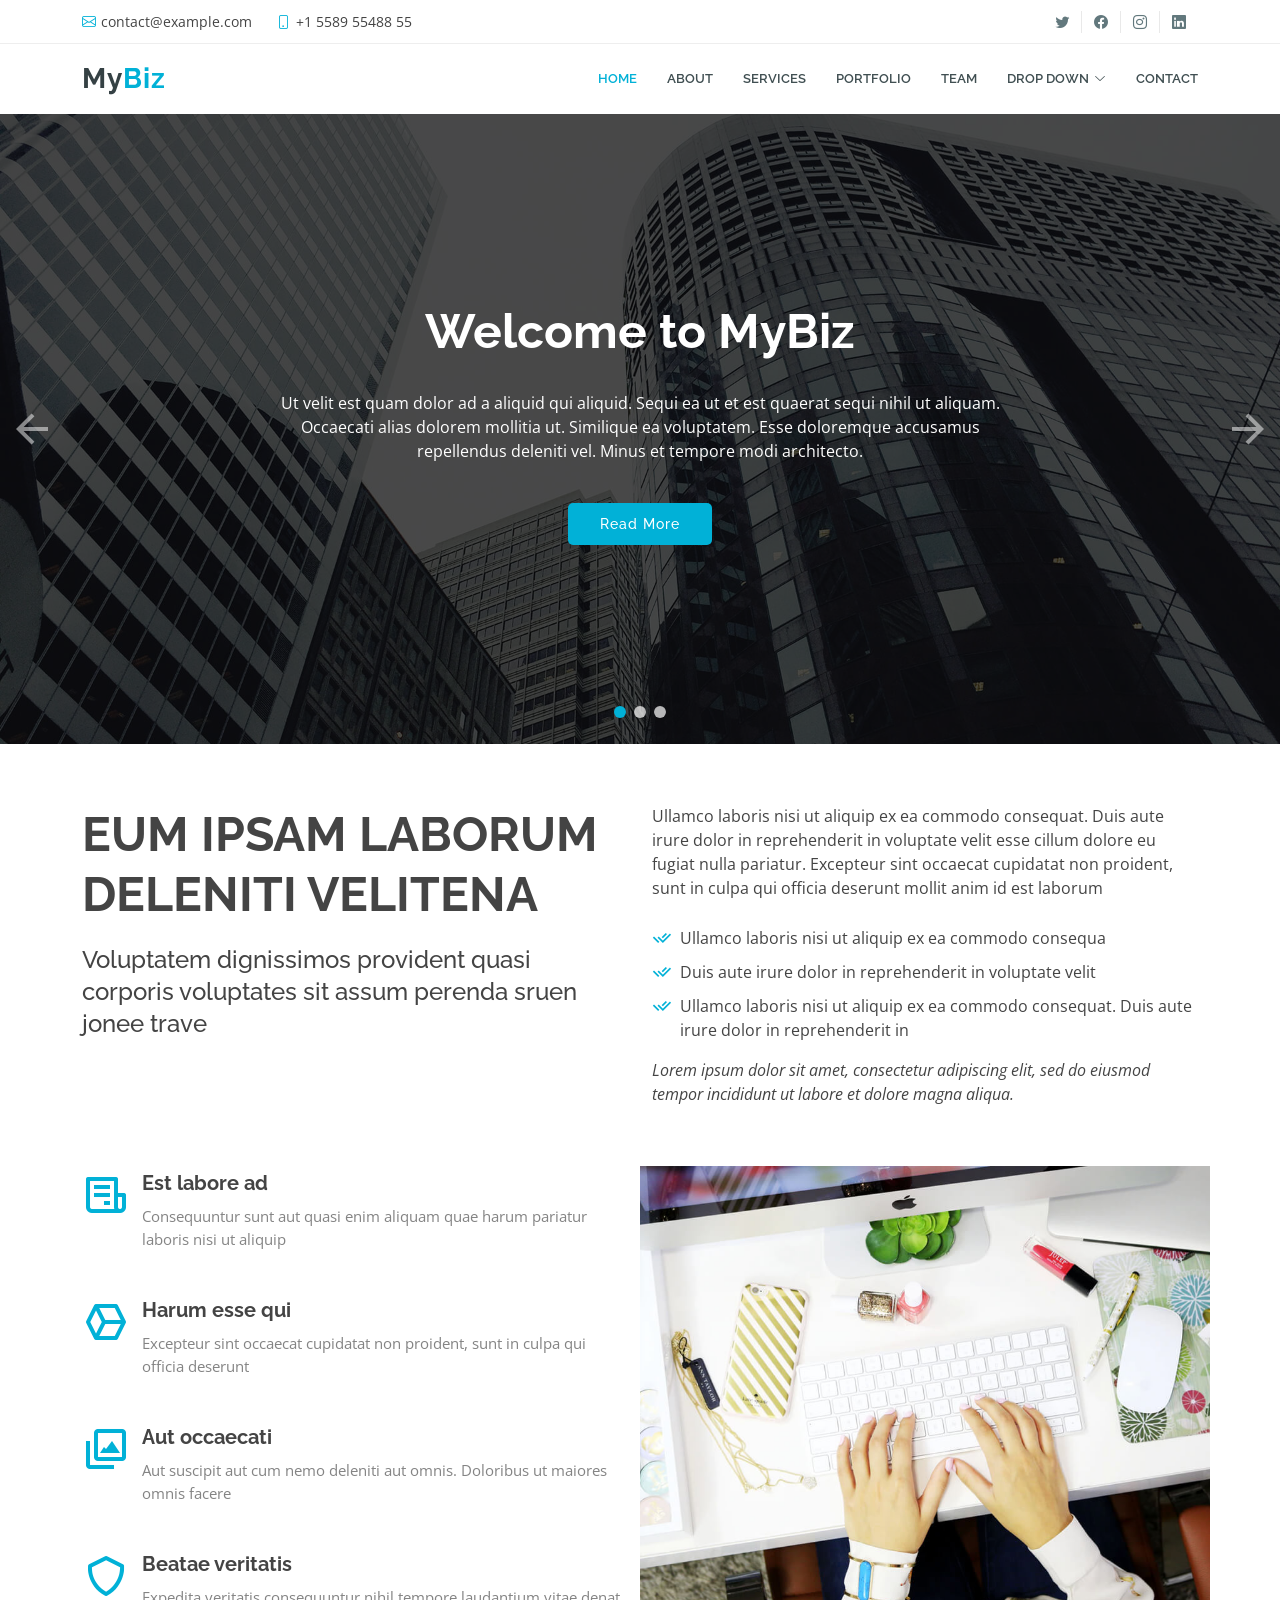
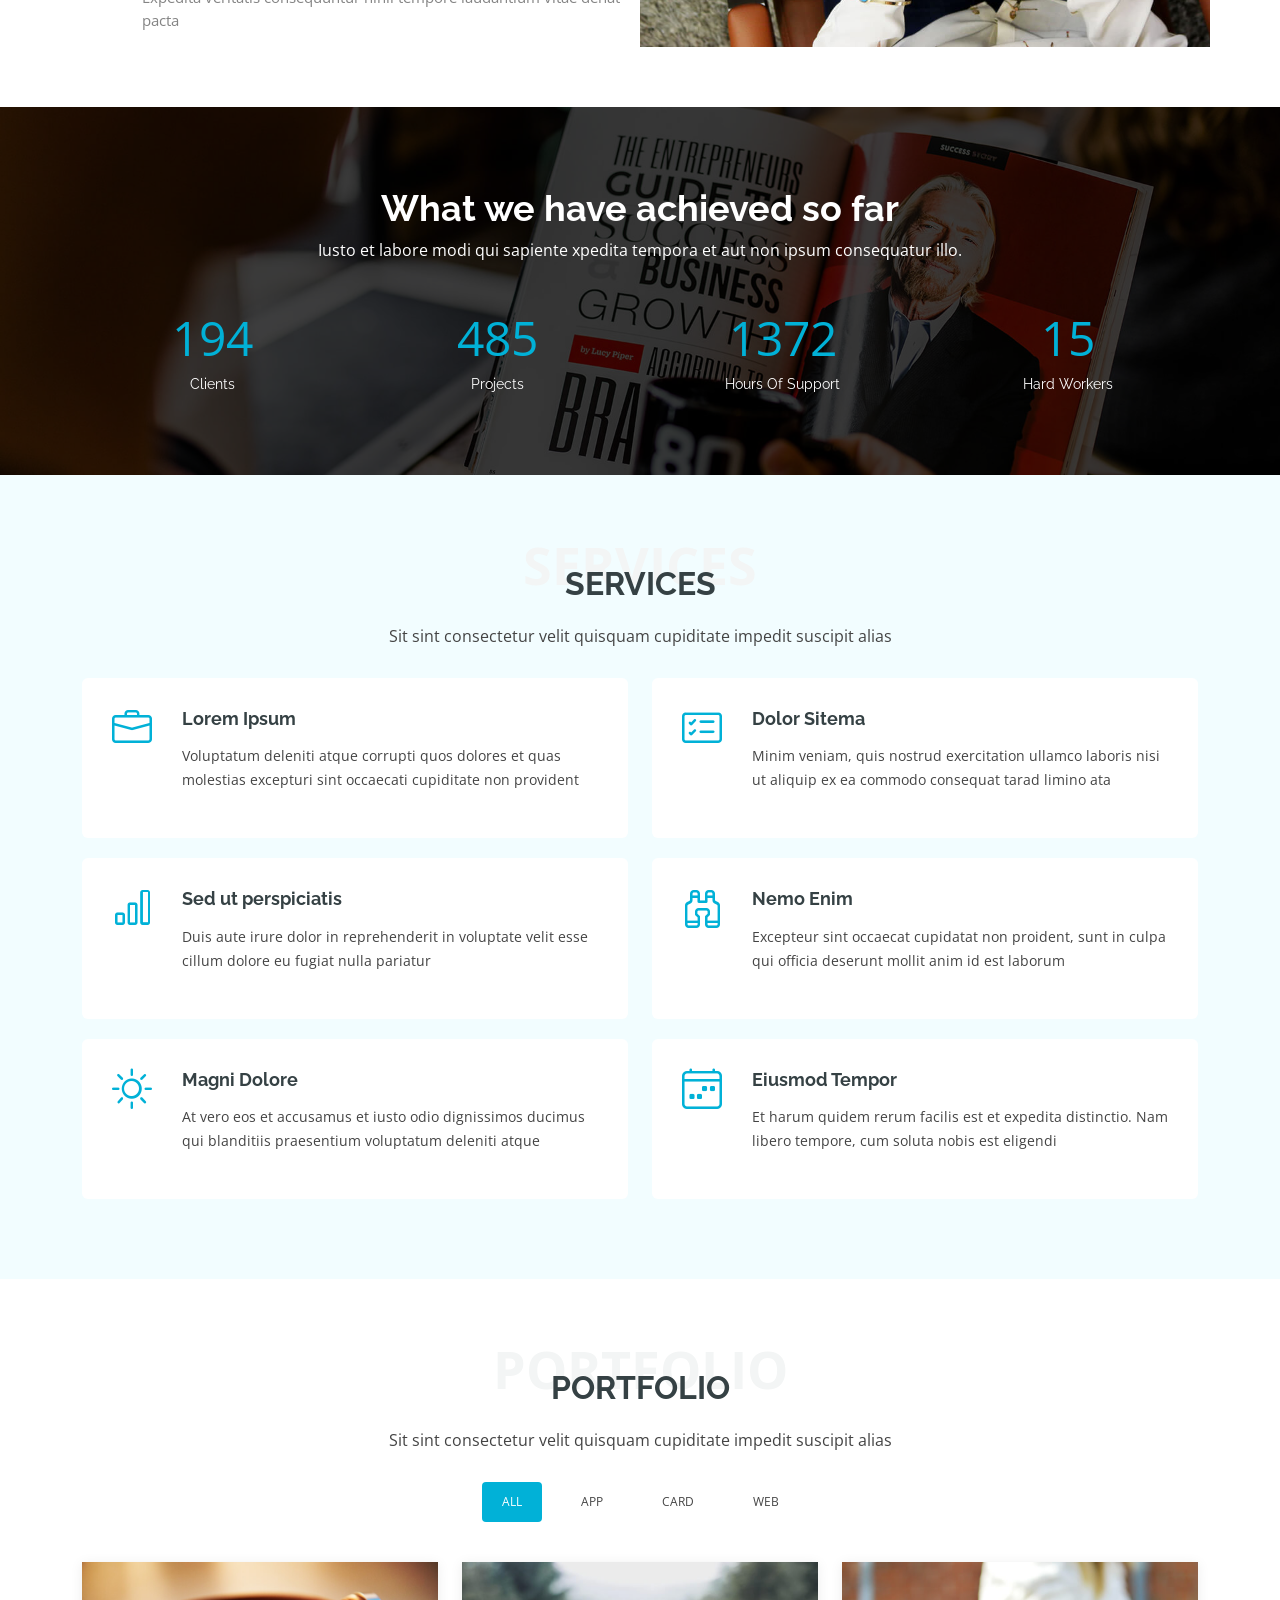
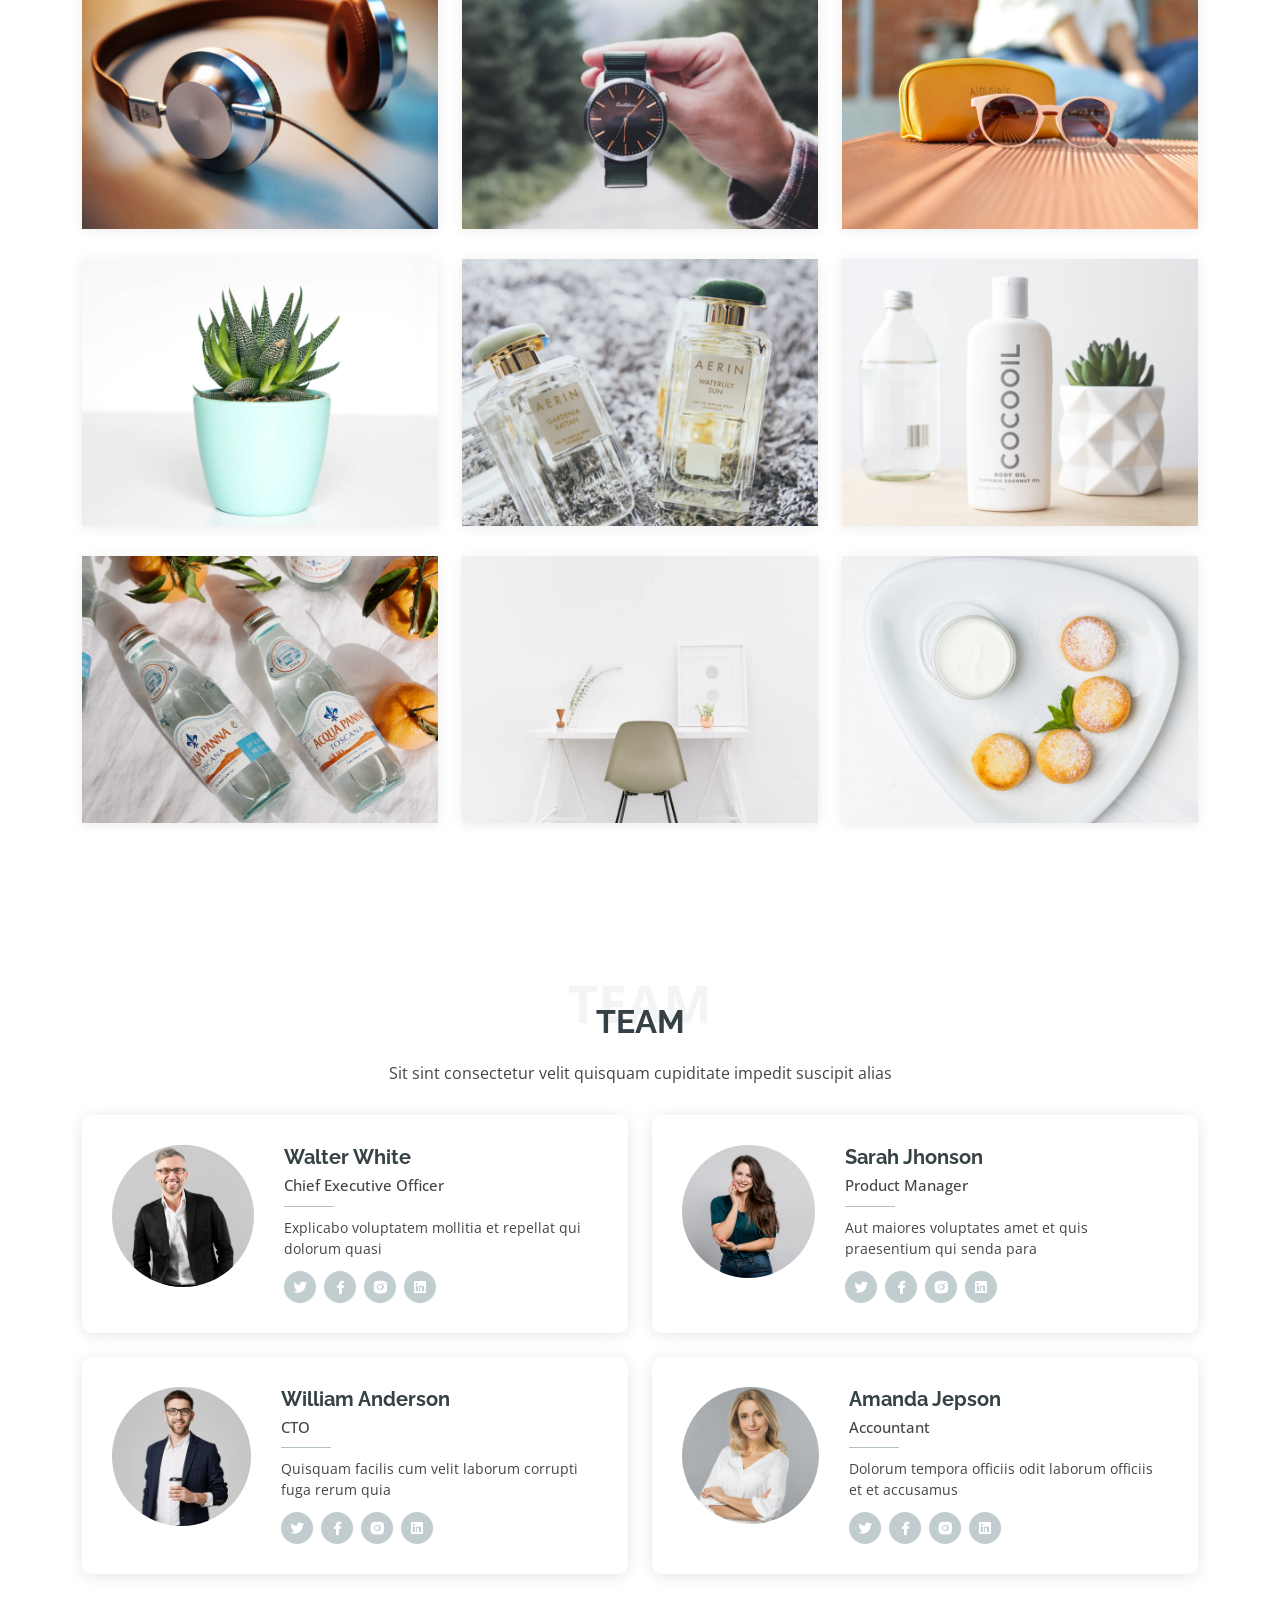
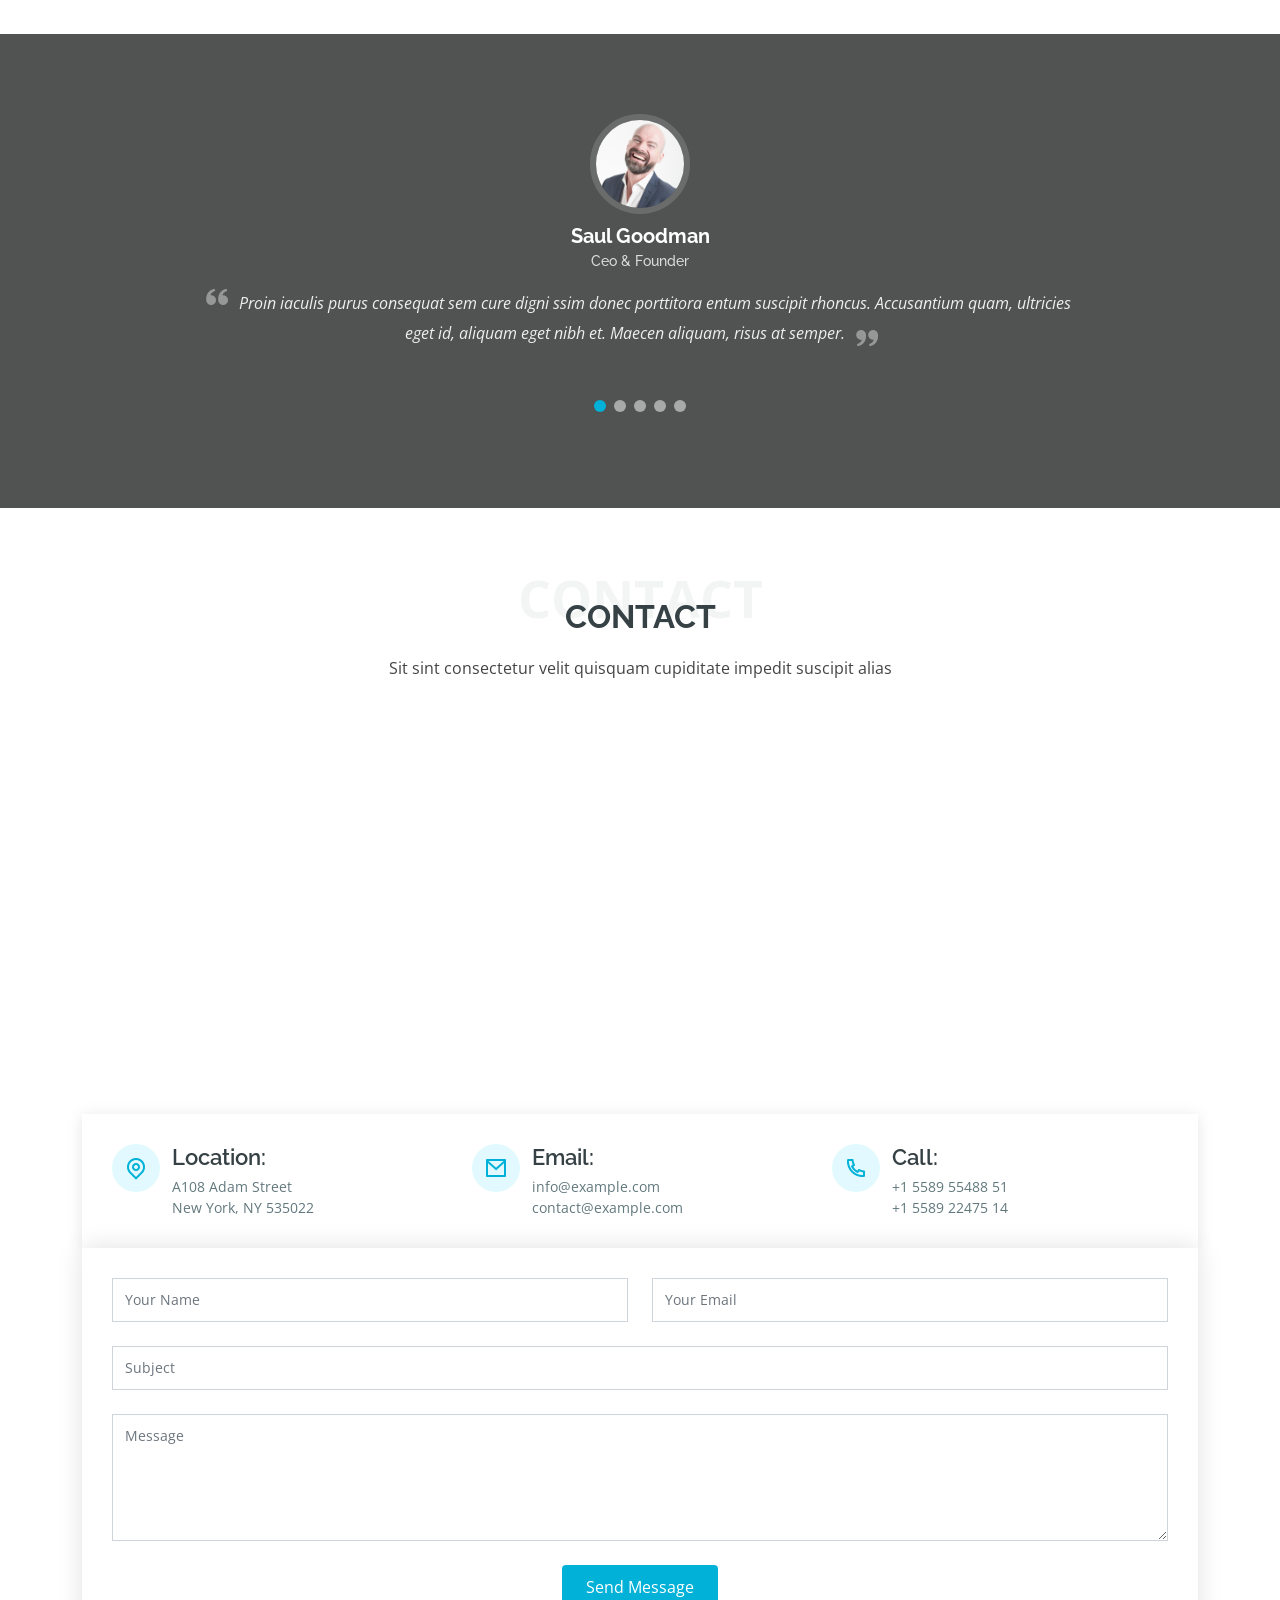
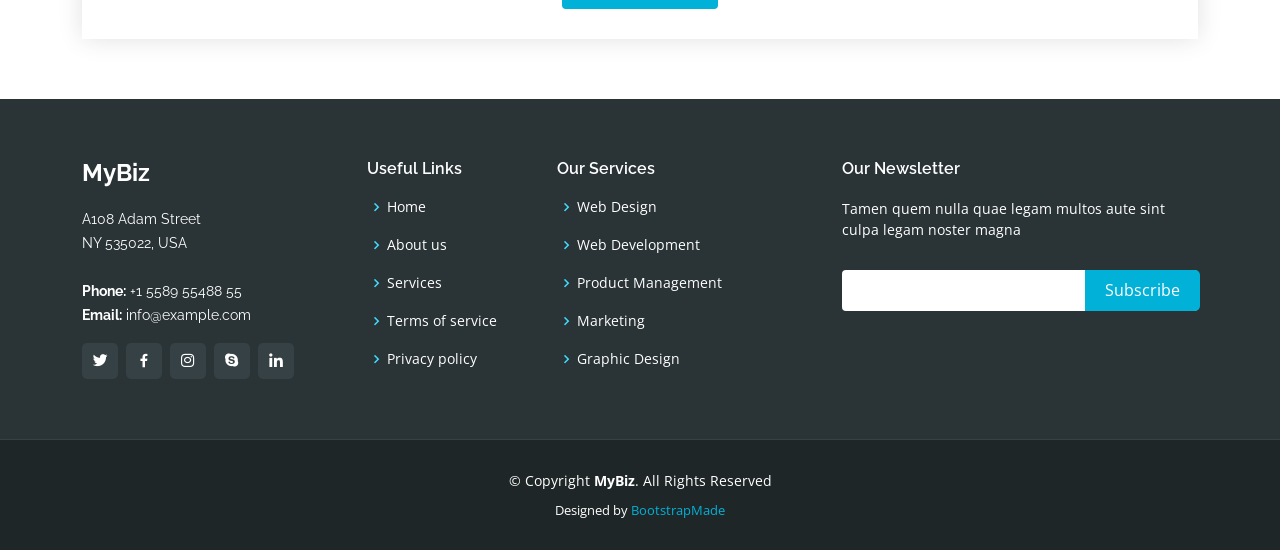
<file: MyBiz/index.html>
<!DOCTYPE html>
<html lang="en">

<head>
  <meta charset="utf-8">
  <meta content="width=device-width, initial-scale=1.0" name="viewport">

  <title>MyBiz Bootstrap Template - Index</title>
  <meta content="" name="description">
  <meta content="" name="keywords">

  <!-- Favicons -->
  <link href="assets/img/favicon.png" rel="icon">
  <link href="assets/img/apple-touch-icon.png" rel="apple-touch-icon">

  <!-- Google Fonts -->
  <link href="https://fonts.googleapis.com/css?family=Open+Sans:300,300i,400,400i,600,600i,700,700i|Raleway:300,300i,400,400i,500,500i,600,600i,700,700i|Poppins:300,300i,400,400i,500,500i,600,600i,700,700i" rel="stylesheet">

  <!-- Vendor CSS Files -->
  <link href="assets/vendor/animate.css/animate.min.css" rel="stylesheet">
  <link href="assets/vendor/bootstrap/css/bootstrap.min.css" rel="stylesheet">
  <link href="assets/vendor/bootstrap-icons/bootstrap-icons.css" rel="stylesheet">
  <link href="assets/vendor/boxicons/css/boxicons.min.css" rel="stylesheet">
  <link href="assets/vendor/glightbox/css/glightbox.min.css" rel="stylesheet">
  <link href="assets/vendor/remixicon/remixicon.css" rel="stylesheet">
  <link href="assets/vendor/swiper/swiper-bundle.min.css" rel="stylesheet">

  <!-- Template Main CSS File -->
  <link href="assets/css/style.css" rel="stylesheet">

  <!-- =======================================================
  * Template Name: MyBiz - v4.3.0
  * Template URL: https://bootstrapmade.com/mybiz-free-business-bootstrap-theme/
  * Author: BootstrapMade.com
  * License: https://bootstrapmade.com/license/
  ======================================================== -->
</head>

<body>

  <!-- ======= Top Bar ======= -->
  <section id="topbar" class="fixed-top d-flex align-items-center">
    <div class="container d-flex justify-content-center justify-content-md-between">
      <div class="contact-info d-flex align-items-center">
        <i class="bi bi-envelope d-flex align-items-center"><a href="mailto:contact@example.com">contact@example.com</a></i>
        <i class="bi bi-phone d-flex align-items-center ms-4"><span>+1 5589 55488 55</span></i>
      </div>
      <div class="social-links d-none d-md-flex">
        <a href="#" class="twitter"><i class="bi bi-twitter"></i></a>
        <a href="#" class="facebook"><i class="bi bi-facebook"></i></a>
        <a href="#" class="instagram"><i class="bi bi-instagram"></i></a>
        <a href="#" class="linkedin"><i class="bi bi-linkedin"></i></i></a>
      </div>
    </div>
  </section>

  <!-- ======= Header ======= -->
  <header id="header" class="fixed-top d-flex align-items-center">
    <div class="container d-flex align-items-center justify-content-between">

      <div class="logo">
        <h1><a href="index.html">My<span>Biz</span></a></h1>
        <!-- Uncomment below if you prefer to use an image logo -->
        <!-- <a href="index.html"><img src="assets/img/logo.png" alt="" class="img-fluid"></a>-->
      </div>

      <nav id="navbar" class="navbar">
        <ul>
          <li><a class="nav-link scrollto active" href="#hero">Home</a></li>
          <li><a class="nav-link scrollto" href="#about">About</a></li>
          <li><a class="nav-link scrollto" href="#services">Services</a></li>
          <li><a class="nav-link scrollto " href="#portfolio">Portfolio</a></li>
          <li><a class="nav-link scrollto" href="#team">Team</a></li>
          <li class="dropdown"><a href="#"><span>Drop Down</span> <i class="bi bi-chevron-down"></i></a>
            <ul>
              <li><a href="#">Drop Down 1</a></li>
              <li class="dropdown"><a href="#"><span>Deep Drop Down</span> <i class="bi bi-chevron-right"></i></a>
                <ul>
                  <li><a href="#">Deep Drop Down 1</a></li>
                  <li><a href="#">Deep Drop Down 2</a></li>
                  <li><a href="#">Deep Drop Down 3</a></li>
                  <li><a href="#">Deep Drop Down 4</a></li>
                  <li><a href="#">Deep Drop Down 5</a></li>
                </ul>
              </li>
              <li><a href="#">Drop Down 2</a></li>
              <li><a href="#">Drop Down 3</a></li>
              <li><a href="#">Drop Down 4</a></li>
            </ul>
          </li>
          <li><a class="nav-link scrollto" href="#contact">Contact</a></li>
        </ul>
        <i class="bi bi-list mobile-nav-toggle"></i>
      </nav><!-- .navbar -->

    </div>
  </header><!-- End Header -->

  <!-- ======= Hero Section ======= -->
  <section id="hero">
    <div class="hero-container">
      <div id="heroCarousel" data-bs-interval="5000" class="carousel slide carousel-fade" data-bs-ride="carousel">

        <ol class="carousel-indicators" id="hero-carousel-indicators"></ol>

        <div class="carousel-inner" role="listbox">

          <!-- Slide 1 -->
          <div class="carousel-item active" style="background-image: url(assets/img/slide/slide-1.jpg);">
            <div class="carousel-container">
              <div class="carousel-content">
                <h2 class="animate__animated animate__fadeInDown">Welcome to <span>MyBiz</span></h2>
                <p class="animate__animated animate__fadeInUp">Ut velit est quam dolor ad a aliquid qui aliquid. Sequi ea ut et est quaerat sequi nihil ut aliquam. Occaecati alias dolorem mollitia ut. Similique ea voluptatem. Esse doloremque accusamus repellendus deleniti vel. Minus et tempore modi architecto.</p>
                <a href="#about" class="btn-get-started scrollto animate__animated animate__fadeInUp">Read More</a>
              </div>
            </div>
          </div>

          <!-- Slide 2 -->
          <div class="carousel-item" style="background-image: url(assets/img/slide/slide-2.jpg);">
            <div class="carousel-container">
              <div class="carousel-content">
                <h2 class="animate__animated animate__fadeInDown">Lorem Ipsum Dolor</h2>
                <p class="animate__animated animate__fadeInUp">Ut velit est quam dolor ad a aliquid qui aliquid. Sequi ea ut et est quaerat sequi nihil ut aliquam. Occaecati alias dolorem mollitia ut. Similique ea voluptatem. Esse doloremque accusamus repellendus deleniti vel. Minus et tempore modi architecto.</p>
                <a href="#about" class="btn-get-started scrollto animate__animated animate__fadeInUp">Read More</a>
              </div>
            </div>
          </div>

          <!-- Slide 3 -->
          <div class="carousel-item" style="background-image: url(assets/img/slide/slide-3.jpg);">
            <div class="carousel-container">
              <div class="carousel-content">
                <h2 class="animate__animated animate__fadeInDown">Sequi ea ut et est quaerat</h2>
                <p class="animate__animated animate__adeInUp">Ut velit est quam dolor ad a aliquid qui aliquid. Sequi ea ut et est quaerat sequi nihil ut aliquam. Occaecati alias dolorem mollitia ut. Similique ea voluptatem. Esse doloremque accusamus repellendus deleniti vel. Minus et tempore modi architecto.</p>
                <a href="#about" class="btn-get-started scrollto animate__animated animate__fadeInUp">Read More</a>
              </div>
            </div>
          </div>

        </div>

        <a class="carousel-control-prev" href="#heroCarousel" role="button" data-bs-slide="prev">
          <span class="carousel-control-prev-icon ri-arrow-left-line" aria-hidden="true"></span>
        </a>

        <a class="carousel-control-next" href="#heroCarousel" role="button" data-bs-slide="next">
          <span class="carousel-control-next-icon ri-arrow-right-line" aria-hidden="true"></span>
        </a>

      </div>
    </div>
  </section><!-- End Hero -->

  <main id="main">

    <!-- ======= About Section ======= -->
    <section id="about" class="about">
      <div class="container">

        <div class="row content">
          <div class="col-lg-6">
            <h2>Eum ipsam laborum deleniti velitena</h2>
            <h3>Voluptatem dignissimos provident quasi corporis voluptates sit assum perenda sruen jonee trave</h3>
          </div>
          <div class="col-lg-6 pt-4 pt-lg-0">
            <p>
              Ullamco laboris nisi ut aliquip ex ea commodo consequat. Duis aute irure dolor in reprehenderit in voluptate
              velit esse cillum dolore eu fugiat nulla pariatur. Excepteur sint occaecat cupidatat non proident, sunt in
              culpa qui officia deserunt mollit anim id est laborum
            </p>
            <ul>
              <li><i class="ri-check-double-line"></i> Ullamco laboris nisi ut aliquip ex ea commodo consequa</li>
              <li><i class="ri-check-double-line"></i> Duis aute irure dolor in reprehenderit in voluptate velit</li>
              <li><i class="ri-check-double-line"></i> Ullamco laboris nisi ut aliquip ex ea commodo consequat. Duis aute irure dolor in reprehenderit in</li>
            </ul>
            <p class="fst-italic">
              Lorem ipsum dolor sit amet, consectetur adipiscing elit, sed do eiusmod tempor incididunt ut labore et dolore
              magna aliqua.
            </p>
          </div>
        </div>

      </div>
    </section><!-- End About Section -->

    <!-- ======= About List Section ======= -->
    <section id="about-list" class="about-list">
      <div class="container">

        <div class="row">
          <div class="col-lg-6 order-2 order-lg-1">
            <div class="icon-box mt-5 mt-lg-0">
              <i class="bx bx-receipt"></i>
              <h4>Est labore ad</h4>
              <p>Consequuntur sunt aut quasi enim aliquam quae harum pariatur laboris nisi ut aliquip</p>
            </div>
            <div class="icon-box mt-5">
              <i class="bx bx-cube-alt"></i>
              <h4>Harum esse qui</h4>
              <p>Excepteur sint occaecat cupidatat non proident, sunt in culpa qui officia deserunt</p>
            </div>
            <div class="icon-box mt-5">
              <i class="bx bx-images"></i>
              <h4>Aut occaecati</h4>
              <p>Aut suscipit aut cum nemo deleniti aut omnis. Doloribus ut maiores omnis facere</p>
            </div>
            <div class="icon-box mt-5">
              <i class="bx bx-shield"></i>
              <h4>Beatae veritatis</h4>
              <p>Expedita veritatis consequuntur nihil tempore laudantium vitae denat pacta</p>
            </div>
          </div>
          <div class="image col-lg-6 order-1 order-lg-2" style='background-image: url("assets/img/about-list-img.jpg");'></div>
        </div>

      </div>
    </section><!-- End About List Section -->

    <!-- ======= Counts Section ======= -->
    <section id="counts" class="counts">
      <div class="container position-relative">

        <div class="text-center title">
          <h3>What we have achieved so far</h3>
          <p>Iusto et labore modi qui sapiente xpedita tempora et aut non ipsum consequatur illo.</p>
        </div>

        <div class="row counters">

          <div class="col-lg-3 col-6 text-center">
            <span data-purecounter-start="0" data-purecounter-end="232" data-purecounter-duration="1" class="purecounter"></span>
            <p>Clients</p>
          </div>

          <div class="col-lg-3 col-6 text-center">
            <span data-purecounter-start="0" data-purecounter-end="521" data-purecounter-duration="1" class="purecounter"></span>
            <p>Projects</p>
          </div>

          <div class="col-lg-3 col-6 text-center">
            <span data-purecounter-start="0" data-purecounter-end="1463" data-purecounter-duration="1" class="purecounter"></span>
            <p>Hours Of Support</p>
          </div>

          <div class="col-lg-3 col-6 text-center">
            <span data-purecounter-start="0" data-purecounter-end="15" data-purecounter-duration="1" class="purecounter"></span>
            <p>Hard Workers</p>
          </div>

        </div>

      </div>
    </section><!-- End Counts Section -->

    <!-- ======= Services Section ======= -->
    <section id="services" class="services section-bg">
      <div class="container">

        <div class="section-title">
          <span>Services</span>
          <h2>Services</h2>
          <p>Sit sint consectetur velit quisquam cupiditate impedit suscipit alias</p>
        </div>

        <div class="row">
          <div class="col-md-6">
            <div class="icon-box">
              <i class="bi bi-briefcase"></i>
              <h4><a href="#">Lorem Ipsum</a></h4>
              <p>Voluptatum deleniti atque corrupti quos dolores et quas molestias excepturi sint occaecati cupiditate non provident</p>
            </div>
          </div>
          <div class="col-md-6 mt-4 mt-md-0">
            <div class="icon-box">
              <i class="bi bi-card-checklist"></i>
              <h4><a href="#">Dolor Sitema</a></h4>
              <p>Minim veniam, quis nostrud exercitation ullamco laboris nisi ut aliquip ex ea commodo consequat tarad limino ata</p>
            </div>
          </div>
          <div class="col-md-6 mt-4 mt-md-0">
            <div class="icon-box">
              <i class="bi bi-bar-chart"></i>
              <h4><a href="#">Sed ut perspiciatis</a></h4>
              <p>Duis aute irure dolor in reprehenderit in voluptate velit esse cillum dolore eu fugiat nulla pariatur</p>
            </div>
          </div>
          <div class="col-md-6 mt-4 mt-md-0">
            <div class="icon-box">
              <i class="bi bi-binoculars"></i>
              <h4><a href="#">Nemo Enim</a></h4>
              <p>Excepteur sint occaecat cupidatat non proident, sunt in culpa qui officia deserunt mollit anim id est laborum</p>
            </div>
          </div>
          <div class="col-md-6 mt-4 mt-md-0">
            <div class="icon-box">
              <i class="bi bi-brightness-high"></i>
              <h4><a href="#">Magni Dolore</a></h4>
              <p>At vero eos et accusamus et iusto odio dignissimos ducimus qui blanditiis praesentium voluptatum deleniti atque</p>
            </div>
          </div>
          <div class="col-md-6 mt-4 mt-md-0">
            <div class="icon-box">
              <i class="bi bi-calendar4-week"></i>
              <h4><a href="#">Eiusmod Tempor</a></h4>
              <p>Et harum quidem rerum facilis est et expedita distinctio. Nam libero tempore, cum soluta nobis est eligendi</p>
            </div>
          </div>
        </div>

      </div>
    </section><!-- End Services Section -->

    <!-- ======= Portfolio Section ======= -->
    <section id="portfolio" class="portfolio">
      <div class="container">

        <div class="section-title">
          <span>Portfolio</span>
          <h2>Portfolio</h2>
          <p>Sit sint consectetur velit quisquam cupiditate impedit suscipit alias</p>
        </div>

        <div class="row">
          <div class="col-lg-12">
            <ul id="portfolio-flters">
              <li data-filter="*" class="filter-active">All</li>
              <li data-filter=".filter-app">App</li>
              <li data-filter=".filter-card">Card</li>
              <li data-filter=".filter-web">Web</li>
            </ul>
          </div>
        </div>

        <div class="row portfolio-container">

          <div class="col-lg-4 col-md-6 portfolio-item filter-app">
            <div class="portfolio-wrap">
              <img src="assets/img/portfolio/portfolio-1.jpg" class="img-fluid" alt="">
              <div class="portfolio-info">
                <h4>App 1</h4>
                <p>App</p>
                <div class="portfolio-links">
                  <a href="assets/img/portfolio/portfolio-1.jpg" data-gallery="portfolioGallery" class="portfolio-lightbox" title="App 1"><i class="ri-add-fill"></i></a>
                  <a href="portfolio-details.html" title="More Details"><i class="ri-links-fill"></i></a>
                </div>
              </div>
            </div>
          </div>

          <div class="col-lg-4 col-md-6 portfolio-item filter-web">
            <div class="portfolio-wrap">
              <img src="assets/img/portfolio/portfolio-2.jpg" class="img-fluid" alt="">
              <div class="portfolio-info">
                <h4>Web 3</h4>
                <p>Web</p>
                <div class="portfolio-links">
                  <a href="assets/img/portfolio/portfolio-2.jpg" data-gallery="portfolioGallery" class="portfolio-lightbox" title="Web 3"><i class="ri-add-fill"></i></a>
                  <a href="portfolio-details.html" title="More Details"><i class="ri-links-fill"></i></a>
                </div>
              </div>
            </div>
          </div>

          <div class="col-lg-4 col-md-6 portfolio-item filter-app">
            <div class="portfolio-wrap">
              <img src="assets/img/portfolio/portfolio-3.jpg" class="img-fluid" alt="">
              <div class="portfolio-info">
                <h4>App 2</h4>
                <p>App</p>
                <div class="portfolio-links">
                  <a href="assets/img/portfolio/portfolio-3.jpg" data-gallery="portfolioGallery" class="portfolio-lightbox" title="App 2"><i class="ri-add-fill"></i></a>
                  <a href="portfolio-details.html" title="More Details"><i class="ri-links-fill"></i></a>
                </div>
              </div>
            </div>
          </div>

          <div class="col-lg-4 col-md-6 portfolio-item filter-card">
            <div class="portfolio-wrap">
              <img src="assets/img/portfolio/portfolio-4.jpg" class="img-fluid" alt="">
              <div class="portfolio-info">
                <h4>Card 2</h4>
                <p>Card</p>
                <div class="portfolio-links">
                  <a href="assets/img/portfolio/portfolio-4.jpg" data-gallery="portfolioGallery" class="portfolio-lightbox" title="Card 2"><i class="ri-add-fill"></i></a>
                  <a href="portfolio-details.html" title="More Details"><i class="ri-links-fill"></i></a>
                </div>
              </div>
            </div>
          </div>

          <div class="col-lg-4 col-md-6 portfolio-item filter-web">
            <div class="portfolio-wrap">
              <img src="assets/img/portfolio/portfolio-5.jpg" class="img-fluid" alt="">
              <div class="portfolio-info">
                <h4>Web 2</h4>
                <p>Web</p>
                <div class="portfolio-links">
                  <a href="assets/img/portfolio/portfolio-5.jpg" data-gallery="portfolioGallery" class="portfolio-lightbox" title="Web 2"><i class="ri-add-fill"></i></a>
                  <a href="portfolio-details.html" title="More Details"><i class="ri-links-fill"></i></a>
                </div>
              </div>
            </div>
          </div>

          <div class="col-lg-4 col-md-6 portfolio-item filter-app">
            <div class="portfolio-wrap">
              <img src="assets/img/portfolio/portfolio-6.jpg" class="img-fluid" alt="">
              <div class="portfolio-info">
                <h4>App 3</h4>
                <p>App</p>
                <div class="portfolio-links">
                  <a href="assets/img/portfolio/portfolio-6.jpg" data-gallery="portfolioGallery" class="portfolio-lightbox" title="App 3"><i class="ri-add-fill"></i></a>
                  <a href="portfolio-details.html" title="More Details"><i class="ri-links-fill"></i></a>
                </div>
              </div>
            </div>
          </div>

          <div class="col-lg-4 col-md-6 portfolio-item filter-card">
            <div class="portfolio-wrap">
              <img src="assets/img/portfolio/portfolio-7.jpg" class="img-fluid" alt="">
              <div class="portfolio-info">
                <h4>Card 1</h4>
                <p>Card</p>
                <div class="portfolio-links">
                  <a href="assets/img/portfolio/portfolio-7.jpg" data-gallery="portfolioGallery" class="portfolio-lightbox" title="Card 1"><i class="ri-add-fill"></i></a>
                  <a href="portfolio-details.html" title="More Details"><i class="ri-links-fill"></i></a>
                </div>
              </div>
            </div>
          </div>

          <div class="col-lg-4 col-md-6 portfolio-item filter-card">
            <div class="portfolio-wrap">
              <img src="assets/img/portfolio/portfolio-8.jpg" class="img-fluid" alt="">
              <div class="portfolio-info">
                <h4>Card 3</h4>
                <p>Card</p>
                <div class="portfolio-links">
                  <a href="assets/img/portfolio/portfolio-8.jpg" data-gallery="portfolioGallery" class="portfolio-lightbox" title="Card 3"><i class="ri-add-fill"></i></a>
                  <a href="portfolio-details.html" title="More Details"><i class="ri-links-fill"></i></a>
                </div>
              </div>
            </div>
          </div>

          <div class="col-lg-4 col-md-6 portfolio-item filter-web">
            <div class="portfolio-wrap">
              <img src="assets/img/portfolio/portfolio-9.jpg" class="img-fluid" alt="">
              <div class="portfolio-info">
                <h4>Web 3</h4>
                <p>Web</p>
                <div class="portfolio-links">
                  <a href="assets/img/portfolio/portfolio-9.jpg" data-gallery="portfolioGallery" class="portfolio-lightbox" title="Web 3"><i class="ri-add-fill"></i></a>
                  <a href="portfolio-details.html" title="More Details"><i class="ri-links-fill"></i></a>
                </div>
              </div>
            </div>
          </div>

        </div>

      </div>
    </section><!-- End Portfolio Section -->

    <!-- ======= Team Section ======= -->
    <section id="team" class="team">
      <div class="container">

        <div class="section-title">
          <span>Team</span>
          <h2>Team</h2>
          <p>Sit sint consectetur velit quisquam cupiditate impedit suscipit alias</p>
        </div>

        <div class="row">

          <div class="col-lg-6">
            <div class="member d-flex align-items-start">
              <div class="pic"><img src="assets/img/team/team-1.jpg" class="img-fluid" alt=""></div>
              <div class="member-info">
                <h4>Walter White</h4>
                <span>Chief Executive Officer</span>
                <p>Explicabo voluptatem mollitia et repellat qui dolorum quasi</p>
                <div class="social">
                  <a href=""><i class="ri-twitter-fill"></i></a>
                  <a href=""><i class="ri-facebook-fill"></i></a>
                  <a href=""><i class="ri-instagram-fill"></i></a>
                  <a href=""> <i class="ri-linkedin-box-fill"></i> </a>
                </div>
              </div>
            </div>
          </div>

          <div class="col-lg-6 mt-4 mt-lg-0">
            <div class="member d-flex align-items-start">
              <div class="pic"><img src="assets/img/team/team-2.jpg" class="img-fluid" alt=""></div>
              <div class="member-info">
                <h4>Sarah Jhonson</h4>
                <span>Product Manager</span>
                <p>Aut maiores voluptates amet et quis praesentium qui senda para</p>
                <div class="social">
                  <a href=""><i class="ri-twitter-fill"></i></a>
                  <a href=""><i class="ri-facebook-fill"></i></a>
                  <a href=""><i class="ri-instagram-fill"></i></a>
                  <a href=""> <i class="ri-linkedin-box-fill"></i> </a>
                </div>
              </div>
            </div>
          </div>

          <div class="col-lg-6 mt-4">
            <div class="member d-flex align-items-start">
              <div class="pic"><img src="assets/img/team/team-3.jpg" class="img-fluid" alt=""></div>
              <div class="member-info">
                <h4>William Anderson</h4>
                <span>CTO</span>
                <p>Quisquam facilis cum velit laborum corrupti fuga rerum quia</p>
                <div class="social">
                  <a href=""><i class="ri-twitter-fill"></i></a>
                  <a href=""><i class="ri-facebook-fill"></i></a>
                  <a href=""><i class="ri-instagram-fill"></i></a>
                  <a href=""> <i class="ri-linkedin-box-fill"></i> </a>
                </div>
              </div>
            </div>
          </div>

          <div class="col-lg-6 mt-4">
            <div class="member d-flex align-items-start">
              <div class="pic"><img src="assets/img/team/team-4.jpg" class="img-fluid" alt=""></div>
              <div class="member-info">
                <h4>Amanda Jepson</h4>
                <span>Accountant</span>
                <p>Dolorum tempora officiis odit laborum officiis et et accusamus</p>
                <div class="social">
                  <a href=""><i class="ri-twitter-fill"></i></a>
                  <a href=""><i class="ri-facebook-fill"></i></a>
                  <a href=""><i class="ri-instagram-fill"></i></a>
                  <a href=""> <i class="ri-linkedin-box-fill"></i> </a>
                </div>
              </div>
            </div>
          </div>

        </div>

      </div>
    </section><!-- End Team Section -->

    <!-- ======= Testimonials Section ======= -->
    <section id="testimonials" class="testimonials">
      <div class="container position-relative">

        <div class="testimonials-slider swiper-container" data-aos="fade-up" data-aos-delay="100">
          <div class="swiper-wrapper">

            <div class="swiper-slide">
              <div class="testimonial-item">
                <img src="assets/img/testimonials/testimonials-1.jpg" class="testimonial-img" alt="">
                <h3>Saul Goodman</h3>
                <h4>Ceo &amp; Founder</h4>
                <p>
                  <i class="bx bxs-quote-alt-left quote-icon-left"></i>
                  Proin iaculis purus consequat sem cure digni ssim donec porttitora entum suscipit rhoncus. Accusantium quam, ultricies eget id, aliquam eget nibh et. Maecen aliquam, risus at semper.
                  <i class="bx bxs-quote-alt-right quote-icon-right"></i>
                </p>
              </div>
            </div><!-- End testimonial item -->

            <div class="swiper-slide">
              <div class="testimonial-item">
                <img src="assets/img/testimonials/testimonials-2.jpg" class="testimonial-img" alt="">
                <h3>Sara Wilsson</h3>
                <h4>Designer</h4>
                <p>
                  <i class="bx bxs-quote-alt-left quote-icon-left"></i>
                  Export tempor illum tamen malis malis eram quae irure esse labore quem cillum quid cillum eram malis quorum velit fore eram velit sunt aliqua noster fugiat irure amet legam anim culpa.
                  <i class="bx bxs-quote-alt-right quote-icon-right"></i>
                </p>
              </div>
            </div><!-- End testimonial item -->

            <div class="swiper-slide">
              <div class="testimonial-item">
                <img src="assets/img/testimonials/testimonials-3.jpg" class="testimonial-img" alt="">
                <h3>Jena Karlis</h3>
                <h4>Store Owner</h4>
                <p>
                  <i class="bx bxs-quote-alt-left quote-icon-left"></i>
                  Enim nisi quem export duis labore cillum quae magna enim sint quorum nulla quem veniam duis minim tempor labore quem eram duis noster aute amet eram fore quis sint minim.
                  <i class="bx bxs-quote-alt-right quote-icon-right"></i>
                </p>
              </div>
            </div><!-- End testimonial item -->

            <div class="swiper-slide">
              <div class="testimonial-item">
                <img src="assets/img/testimonials/testimonials-4.jpg" class="testimonial-img" alt="">
                <h3>Matt Brandon</h3>
                <h4>Freelancer</h4>
                <p>
                  <i class="bx bxs-quote-alt-left quote-icon-left"></i>
                  Fugiat enim eram quae cillum dolore dolor amet nulla culpa multos export minim fugiat minim velit minim dolor enim duis veniam ipsum anim magna sunt elit fore quem dolore labore illum veniam.
                  <i class="bx bxs-quote-alt-right quote-icon-right"></i>
                </p>
              </div>>
            </div><!-- End testimonial item -->

            <div class="swiper-slide">
              <div class="testimonial-item">
                <img src="assets/img/testimonials/testimonials-5.jpg" class="testimonial-img" alt="">
                <h3>John Larson</h3>
                <h4>Entrepreneur</h4>
                <p>
                  <i class="bx bxs-quote-alt-left quote-icon-left"></i>
                  Quis quorum aliqua sint quem legam fore sunt eram irure aliqua veniam tempor noster veniam enim culpa labore duis sunt culpa nulla illum cillum fugiat legam esse veniam culpa fore nisi cillum quid.
                  <i class="bx bxs-quote-alt-right quote-icon-right"></i>
                </p>
              </div>
            </div><!-- End testimonial item -->

          </div>
          <div class="swiper-pagination"></div>
        </div>

      </div>
    </section><!-- End Testimonials Section -->

    <!-- ======= Contact Section ======= -->
    <section id="contact" class="contact">
      <div class="container">
        <div class="section-title">
          <span>Contact</span>
          <h2>Contact</h2>
          <p>Sit sint consectetur velit quisquam cupiditate impedit suscipit alias</p>
        </div>
      </div>

      <div class="map">
        <iframe style="border:0; width: 100%; height: 350px;" src="https://www.google.com/maps/embed?pb=!1m14!1m8!1m3!1d12097.433213460943!2d-74.0062269!3d40.7101282!3m2!1i1024!2i768!4f13.1!3m3!1m2!1s0x0%3A0xb89d1fe6bc499443!2sDowntown+Conference+Center!5e0!3m2!1smk!2sbg!4v1539943755621" frameborder="0" allowfullscreen></iframe>
      </div>

      <div class="container">

        <div class="info-wrap mt-5">
          <div class="row">
            <div class="col-lg-4 info">
              <i class="ri-map-pin-line"></i>
              <h4>Location:</h4>
              <p>A108 Adam Street<br>New York, NY 535022</p>
            </div>

            <div class="col-lg-4 info mt-4 mt-lg-0">
              <i class="ri-mail-line"></i>
              <h4>Email:</h4>
              <p>info@example.com<br>contact@example.com</p>
            </div>

            <div class="col-lg-4 info mt-4 mt-lg-0">
              <i class="ri-phone-line"></i>
              <h4>Call:</h4>
              <p>+1 5589 55488 51<br>+1 5589 22475 14</p>
            </div>
          </div>
        </div>

        <form action="forms/contact.php" method="post" role="form" class="php-email-form">
          <div class="row">
            <div class="col-md-6 form-group">
              <input type="text" name="name" class="form-control" id="name" placeholder="Your Name" required>
            </div>
            <div class="col-md-6 form-group mt-3 mt-md-0">
              <input type="email" class="form-control" name="email" id="email" placeholder="Your Email" required>
            </div>
          </div>
          <div class="form-group mt-3">
            <input type="text" class="form-control" name="subject" id="subject" placeholder="Subject" required>
          </div>
          <div class="form-group mt-3">
            <textarea class="form-control" name="message" rows="5" placeholder="Message" required></textarea>
          </div>
          <div class="my-3">
            <div class="loading">Loading</div>
            <div class="error-message"></div>
            <div class="sent-message">Your message has been sent. Thank you!</div>
          </div>
          <div class="text-center"><button type="submit">Send Message</button></div>
        </form>

      </div>
    </section><!-- End Contact Section -->

  </main><!-- End #main -->

  <!-- ======= Footer ======= -->
  <footer id="footer">
    <div class="footer-top">
      <div class="container">
        <div class="row">

          <div class="col-lg-3 col-md-6">
            <div class="footer-info">
              <h3>MyBiz</h3>
              <p>
                A108 Adam Street <br>
                NY 535022, USA<br><br>
                <strong>Phone:</strong> +1 5589 55488 55<br>
                <strong>Email:</strong> info@example.com<br>
              </p>
              <div class="social-links mt-3">
                <a href="#" class="twitter"><i class="bx bxl-twitter"></i></a>
                <a href="#" class="facebook"><i class="bx bxl-facebook"></i></a>
                <a href="#" class="instagram"><i class="bx bxl-instagram"></i></a>
                <a href="#" class="google-plus"><i class="bx bxl-skype"></i></a>
                <a href="#" class="linkedin"><i class="bx bxl-linkedin"></i></a>
              </div>
            </div>
          </div>

          <div class="col-lg-2 col-md-6 footer-links">
            <h4>Useful Links</h4>
            <ul>
              <li><i class="bx bx-chevron-right"></i> <a href="#">Home</a></li>
              <li><i class="bx bx-chevron-right"></i> <a href="#">About us</a></li>
              <li><i class="bx bx-chevron-right"></i> <a href="#">Services</a></li>
              <li><i class="bx bx-chevron-right"></i> <a href="#">Terms of service</a></li>
              <li><i class="bx bx-chevron-right"></i> <a href="#">Privacy policy</a></li>
            </ul>
          </div>

          <div class="col-lg-3 col-md-6 footer-links">
            <h4>Our Services</h4>
            <ul>
              <li><i class="bx bx-chevron-right"></i> <a href="#">Web Design</a></li>
              <li><i class="bx bx-chevron-right"></i> <a href="#">Web Development</a></li>
              <li><i class="bx bx-chevron-right"></i> <a href="#">Product Management</a></li>
              <li><i class="bx bx-chevron-right"></i> <a href="#">Marketing</a></li>
              <li><i class="bx bx-chevron-right"></i> <a href="#">Graphic Design</a></li>
            </ul>
          </div>

          <div class="col-lg-4 col-md-6 footer-newsletter">
            <h4>Our Newsletter</h4>
            <p>Tamen quem nulla quae legam multos aute sint culpa legam noster magna</p>
            <form action="" method="post">
              <input type="email" name="email"><input type="submit" value="Subscribe">
            </form>

          </div>

        </div>
      </div>
    </div>

    <div class="container">
      <div class="copyright">
        &copy; Copyright <strong><span>MyBiz</span></strong>. All Rights Reserved
      </div>
      <div class="credits">
        <!-- All the links in the footer should remain intact. -->
        <!-- You can delete the links only if you purchased the pro version. -->
        <!-- Licensing information: https://bootstrapmade.com/license/ -->
        <!-- Purchase the pro version with working PHP/AJAX contact form: https://bootstrapmade.com/mybiz-free-business-bootstrap-theme/ -->
        Designed by <a href="https://bootstrapmade.com/">BootstrapMade</a>
      </div>
    </div>
  </footer><!-- End Footer -->

  <a href="#" class="back-to-top d-flex align-items-center justify-content-center"><i class="bi bi-arrow-up-short"></i></a>

  <!-- Vendor JS Files -->
  <script src="assets/vendor/bootstrap/js/bootstrap.bundle.min.js"></script>
  <script src="assets/vendor/glightbox/js/glightbox.min.js"></script>
  <script src="assets/vendor/isotope-layout/isotope.pkgd.min.js"></script>
  <script src="assets/vendor/php-email-form/validate.js"></script>
  <script src="assets/vendor/purecounter/purecounter.js"></script>
  <script src="assets/vendor/swiper/swiper-bundle.min.js"></script>

  <!-- Template Main JS File -->
  <script src="assets/js/main.js"></script>

</body>

</html>
</file>
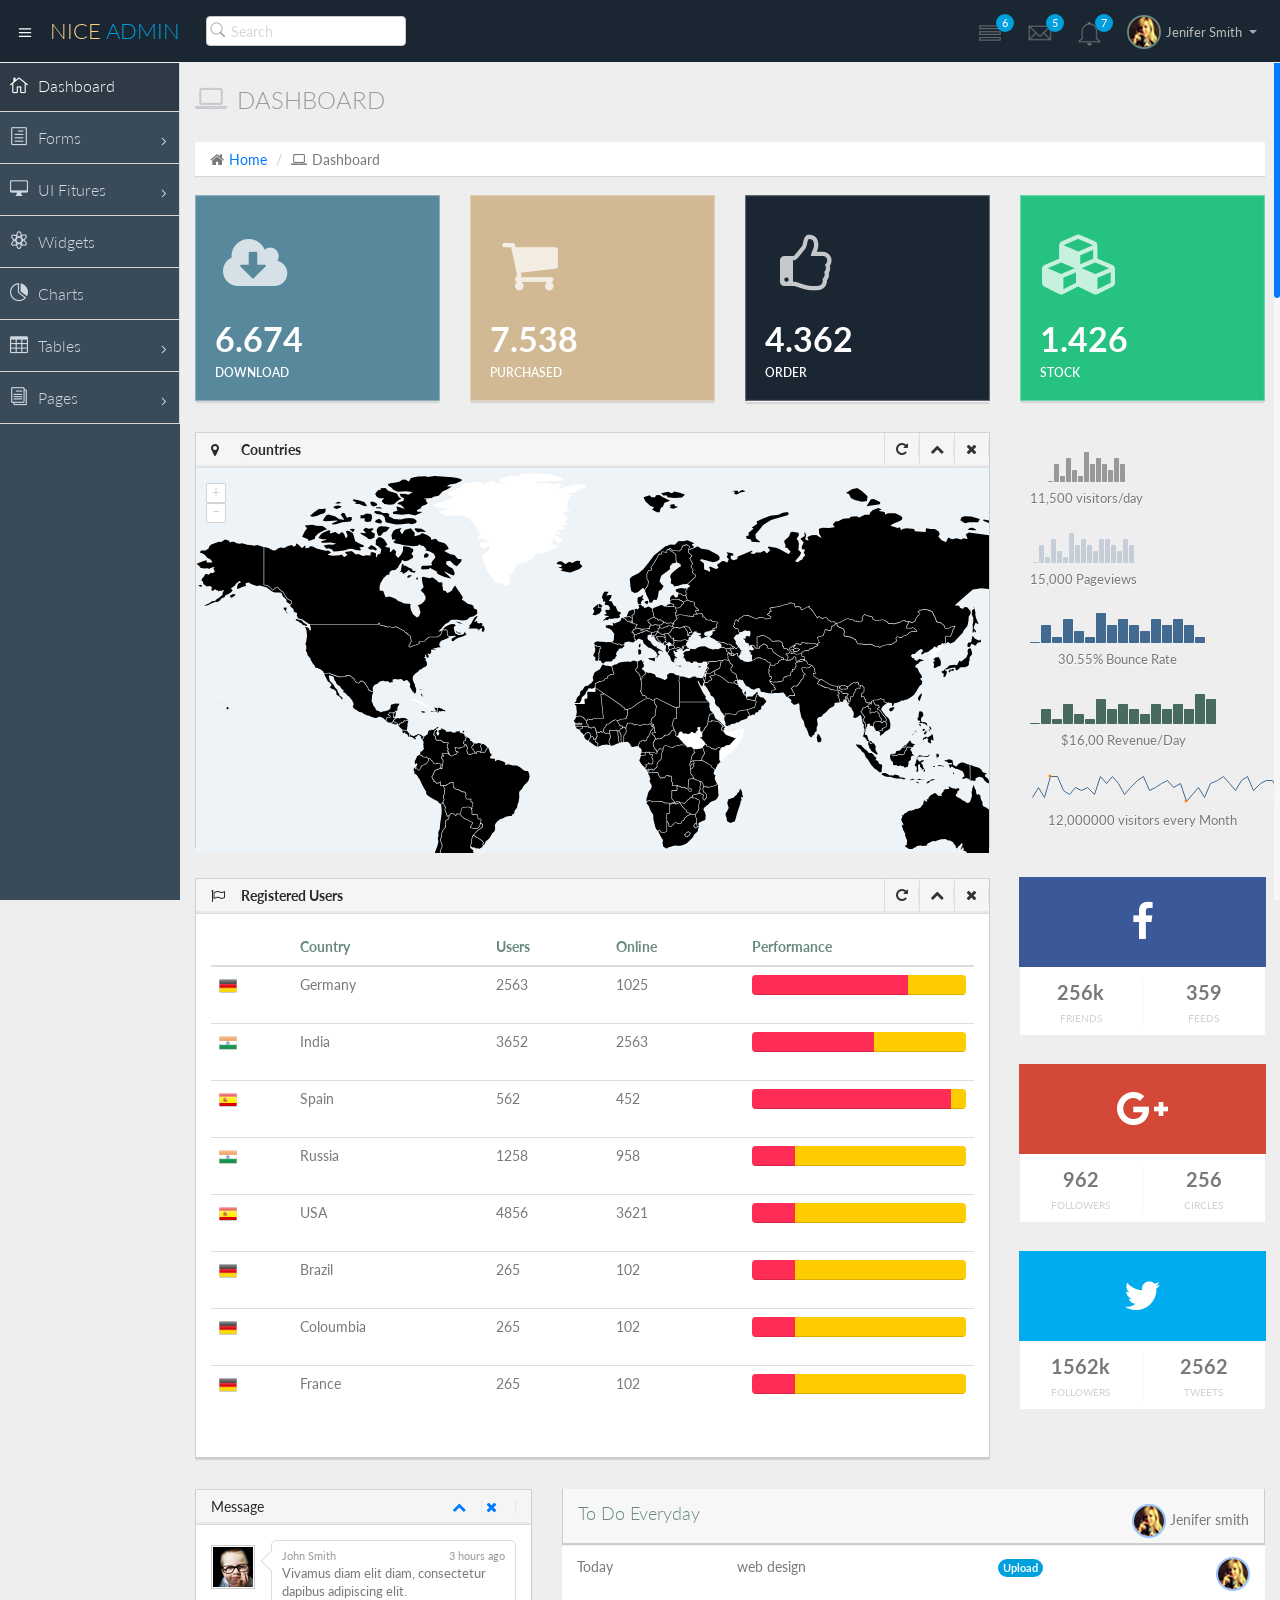
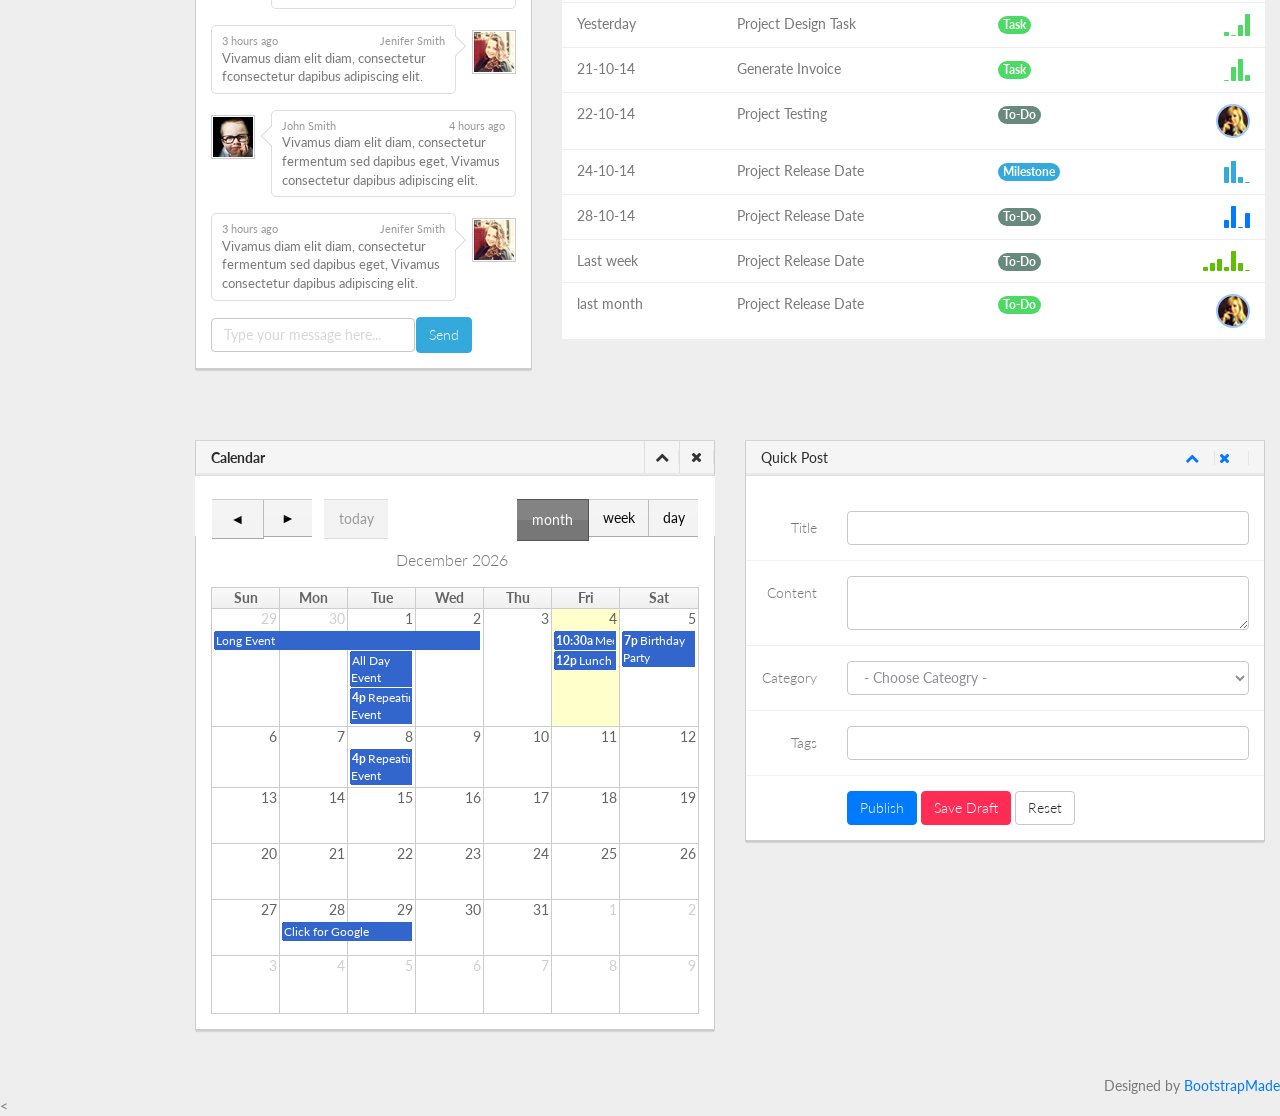
<file: NiceAdmin/index.html>
<!DOCTYPE html>
<html lang="en">

<head>
  <meta charset="utf-8">
  <meta name="viewport" content="width=device-width, initial-scale=1.0">
  <meta name="description" content="Creative - Bootstrap 3 Responsive Admin Template">
  <meta name="author" content="GeeksLabs">
  <meta name="keyword" content="Creative, Dashboard, Admin, Template, Theme, Bootstrap, Responsive, Retina, Minimal">
  <link rel="shortcut icon" href="img/favicon.png">

  <title>Creative - Bootstrap Admin Template</title>

  <!-- Bootstrap CSS -->
  <link href="css/bootstrap.min.css" rel="stylesheet">
  <!-- bootstrap theme -->
  <link href="css/bootstrap-theme.css" rel="stylesheet">
  <!--external css-->
  <!-- font icon -->
  <link href="css/elegant-icons-style.css" rel="stylesheet" />
  <link href="css/font-awesome.min.css" rel="stylesheet" />
  <!-- full calendar css-->
  <link href="assets/fullcalendar/fullcalendar/bootstrap-fullcalendar.css" rel="stylesheet" />
  <link href="assets/fullcalendar/fullcalendar/fullcalendar.css" rel="stylesheet" />
  <!-- easy pie chart-->
  <link href="assets/jquery-easy-pie-chart/jquery.easy-pie-chart.css" rel="stylesheet" type="text/css" media="screen" />
  <!-- owl carousel -->
  <link rel="stylesheet" href="css/owl.carousel.css" type="text/css">
  <link href="css/jquery-jvectormap-1.2.2.css" rel="stylesheet">
  <!-- Custom styles -->
  <link rel="stylesheet" href="css/fullcalendar.css">
  <link href="css/widgets.css" rel="stylesheet">
  <link href="css/style.css" rel="stylesheet">
  <link href="css/style-responsive.css" rel="stylesheet" />
  <link href="css/xcharts.min.css" rel=" stylesheet">
  <link href="css/jquery-ui-1.10.4.min.css" rel="stylesheet">
  <!-- =======================================================
    Theme Name: NiceAdmin
    Theme URL: https://bootstrapmade.com/nice-admin-bootstrap-admin-html-template/
    Author: BootstrapMade
    Author URL: https://bootstrapmade.com
  ======================================================= -->
</head>

<body>
  <!-- container section start -->
  <section id="container" class="">


    <header class="header dark-bg">
      <div class="toggle-nav">
        <div class="icon-reorder tooltips" data-original-title="Toggle Navigation" data-placement="bottom"><i class="icon_menu"></i></div>
      </div>

      <!--logo start-->
      <a href="index.html" class="logo">Nice <span class="lite">Admin</span></a>
      <!--logo end-->

      <div class="nav search-row" id="top_menu">
        <!--  search form start -->
        <ul class="nav top-menu">
          <li>
            <form class="navbar-form">
              <input class="form-control" placeholder="Search" type="text">
            </form>
          </li>
        </ul>
        <!--  search form end -->
      </div>

      <div class="top-nav notification-row">
        <!-- notificatoin dropdown start-->
        <ul class="nav pull-right top-menu">

          <!-- task notificatoin start -->
          <li id="task_notificatoin_bar" class="dropdown">
            <a data-toggle="dropdown" class="dropdown-toggle" href="#">
                            <i class="icon-task-l"></i>
                            <span class="badge bg-important">6</span>
                        </a>
            <ul class="dropdown-menu extended tasks-bar">
              <div class="notify-arrow notify-arrow-blue"></div>
              <li>
                <p class="blue">You have 6 pending letter</p>
              </li>
              <li>
                <a href="#">
                  <div class="task-info">
                    <div class="desc">Design PSD </div>
                    <div class="percent">90%</div>
                  </div>
                  <div class="progress progress-striped">
                    <div class="progress-bar progress-bar-success" role="progressbar" aria-valuenow="90" aria-valuemin="0" aria-valuemax="100" style="width: 90%">
                      <span class="sr-only">90% Complete (success)</span>
                    </div>
                  </div>
                </a>
              </li>
              <li>
                <a href="#">
                  <div class="task-info">
                    <div class="desc">
                      Project 1
                    </div>
                    <div class="percent">30%</div>
                  </div>
                  <div class="progress progress-striped">
                    <div class="progress-bar progress-bar-warning" role="progressbar" aria-valuenow="30" aria-valuemin="0" aria-valuemax="100" style="width: 30%">
                      <span class="sr-only">30% Complete (warning)</span>
                    </div>
                  </div>
                </a>
              </li>
              <li>
                <a href="#">
                  <div class="task-info">
                    <div class="desc">Digital Marketing</div>
                    <div class="percent">80%</div>
                  </div>
                  <div class="progress progress-striped">
                    <div class="progress-bar progress-bar-info" role="progressbar" aria-valuenow="80" aria-valuemin="0" aria-valuemax="100" style="width: 80%">
                      <span class="sr-only">80% Complete</span>
                    </div>
                  </div>
                </a>
              </li>
              <li>
                <a href="#">
                  <div class="task-info">
                    <div class="desc">Logo Designing</div>
                    <div class="percent">78%</div>
                  </div>
                  <div class="progress progress-striped">
                    <div class="progress-bar progress-bar-danger" role="progressbar" aria-valuenow="78" aria-valuemin="0" aria-valuemax="100" style="width: 78%">
                      <span class="sr-only">78% Complete (danger)</span>
                    </div>
                  </div>
                </a>
              </li>
              <li>
                <a href="#">
                  <div class="task-info">
                    <div class="desc">Mobile App</div>
                    <div class="percent">50%</div>
                  </div>
                  <div class="progress progress-striped active">
                    <div class="progress-bar" role="progressbar" aria-valuenow="50" aria-valuemin="0" aria-valuemax="100" style="width: 50%">
                      <span class="sr-only">50% Complete</span>
                    </div>
                  </div>

                </a>
              </li>
              <li class="external">
                <a href="#">See All Tasks</a>
              </li>
            </ul>
          </li>
          <!-- task notificatoin end -->
          <!-- inbox notificatoin start-->
          <li id="mail_notificatoin_bar" class="dropdown">
            <a data-toggle="dropdown" class="dropdown-toggle" href="#">
                            <i class="icon-envelope-l"></i>
                            <span class="badge bg-important">5</span>
                        </a>
            <ul class="dropdown-menu extended inbox">
              <div class="notify-arrow notify-arrow-blue"></div>
              <li>
                <p class="blue">You have 5 new messages</p>
              </li>
              <li>
                <a href="#">
                                    <span class="photo"><img alt="avatar" src="./img/avatar-mini.jpg"></span>
                                    <span class="subject">
                                    <span class="from">Greg  Martin</span>
                                    <span class="time">1 min</span>
                                    </span>
                                    <span class="message">
                                        I really like this admin panel.
                                    </span>
                                </a>
              </li>
              <li>
                <a href="#">
                                    <span class="photo"><img alt="avatar" src="./img/avatar-mini2.jpg"></span>
                                    <span class="subject">
                                    <span class="from">Bob   Mckenzie</span>
                                    <span class="time">5 mins</span>
                                    </span>
                                    <span class="message">
                                     Hi, What is next project plan?
                                    </span>
                                </a>
              </li>
              <li>
                <a href="#">
                                    <span class="photo"><img alt="avatar" src="./img/avatar-mini3.jpg"></span>
                                    <span class="subject">
                                    <span class="from">Phillip   Park</span>
                                    <span class="time">2 hrs</span>
                                    </span>
                                    <span class="message">
                                        I am like to buy this Admin Template.
                                    </span>
                                </a>
              </li>
              <li>
                <a href="#">
                                    <span class="photo"><img alt="avatar" src="./img/avatar-mini4.jpg"></span>
                                    <span class="subject">
                                    <span class="from">Ray   Munoz</span>
                                    <span class="time">1 day</span>
                                    </span>
                                    <span class="message">
                                        Icon fonts are great.
                                    </span>
                                </a>
              </li>
              <li>
                <a href="#">See all messages</a>
              </li>
            </ul>
          </li>
          <!-- inbox notificatoin end -->
          <!-- alert notification start-->
          <li id="alert_notificatoin_bar" class="dropdown">
            <a data-toggle="dropdown" class="dropdown-toggle" href="#">

                            <i class="icon-bell-l"></i>
                            <span class="badge bg-important">7</span>
                        </a>
            <ul class="dropdown-menu extended notification">
              <div class="notify-arrow notify-arrow-blue"></div>
              <li>
                <p class="blue">You have 4 new notifications</p>
              </li>
              <li>
                <a href="#">
                                    <span class="label label-primary"><i class="icon_profile"></i></span>
                                    Friend Request
                                    <span class="small italic pull-right">5 mins</span>
                                </a>
              </li>
              <li>
                <a href="#">
                                    <span class="label label-warning"><i class="icon_pin"></i></span>
                                    John location.
                                    <span class="small italic pull-right">50 mins</span>
                                </a>
              </li>
              <li>
                <a href="#">
                                    <span class="label label-danger"><i class="icon_book_alt"></i></span>
                                    Project 3 Completed.
                                    <span class="small italic pull-right">1 hr</span>
                                </a>
              </li>
              <li>
                <a href="#">
                                    <span class="label label-success"><i class="icon_like"></i></span>
                                    Mick appreciated your work.
                                    <span class="small italic pull-right"> Today</span>
                                </a>
              </li>
              <li>
                <a href="#">See all notifications</a>
              </li>
            </ul>
          </li>
          <!-- alert notification end-->
          <!-- user login dropdown start-->
          <li class="dropdown">
            <a data-toggle="dropdown" class="dropdown-toggle" href="#">
                            <span class="profile-ava">
                                <img alt="" src="img/avatar1_small.jpg">
                            </span>
                            <span class="username">Jenifer Smith</span>
                            <b class="caret"></b>
                        </a>
            <ul class="dropdown-menu extended logout">
              <div class="log-arrow-up"></div>
              <li class="eborder-top">
                <a href="#"><i class="icon_profile"></i> My Profile</a>
              </li>
              <li>
                <a href="#"><i class="icon_mail_alt"></i> My Inbox</a>
              </li>
              <li>
                <a href="#"><i class="icon_clock_alt"></i> Timeline</a>
              </li>
              <li>
                <a href="#"><i class="icon_chat_alt"></i> Chats</a>
              </li>
              <li>
                <a href="login.html"><i class="icon_key_alt"></i> Log Out</a>
              </li>
              <li>
                <a href="documentation.html"><i class="icon_key_alt"></i> Documentation</a>
              </li>
              <li>
                <a href="documentation.html"><i class="icon_key_alt"></i> Documentation</a>
              </li>
            </ul>
          </li>
          <!-- user login dropdown end -->
        </ul>
        <!-- notificatoin dropdown end-->
      </div>
    </header>
    <!--header end-->

    <!--sidebar start-->
    <aside>
      <div id="sidebar" class="nav-collapse ">
        <!-- sidebar menu start-->
        <ul class="sidebar-menu">
          <li class="active">
            <a class="" href="index.html">
                          <i class="icon_house_alt"></i>
                          <span>Dashboard</span>
                      </a>
          </li>
          <li class="sub-menu">
            <a href="javascript:;" class="">
                          <i class="icon_document_alt"></i>
                          <span>Forms</span>
                          <span class="menu-arrow arrow_carrot-right"></span>
                      </a>
            <ul class="sub">
              <li><a class="" href="form_component.html">Form Elements</a></li>
              <li><a class="" href="form_validation.html">Form Validation</a></li>
            </ul>
          </li>
          <li class="sub-menu">
            <a href="javascript:;" class="">
                          <i class="icon_desktop"></i>
                          <span>UI Fitures</span>
                          <span class="menu-arrow arrow_carrot-right"></span>
                      </a>
            <ul class="sub">
              <li><a class="" href="general.html">Elements</a></li>
              <li><a class="" href="buttons.html">Buttons</a></li>
              <li><a class="" href="grids.html">Grids</a></li>
            </ul>
          </li>
          <li>
            <a class="" href="widgets.html">
                          <i class="icon_genius"></i>
                          <span>Widgets</span>
                      </a>
          </li>
          <li>
            <a class="" href="chart-chartjs.html">
                          <i class="icon_piechart"></i>
                          <span>Charts</span>

                      </a>

          </li>

          <li class="sub-menu">
            <a href="javascript:;" class="">
                          <i class="icon_table"></i>
                          <span>Tables</span>
                          <span class="menu-arrow arrow_carrot-right"></span>
                      </a>
            <ul class="sub">
              <li><a class="" href="basic_table.html">Basic Table</a></li>
            </ul>
          </li>

          <li class="sub-menu">
            <a href="javascript:;" class="">
                          <i class="icon_documents_alt"></i>
                          <span>Pages</span>
                          <span class="menu-arrow arrow_carrot-right"></span>
                      </a>
            <ul class="sub">
              <li><a class="" href="profile.html">Profile</a></li>
              <li><a class="" href="login.html"><span>Login Page</span></a></li>
              <li><a class="" href="contact.html"><span>Contact Page</span></a></li>
              <li><a class="" href="blank.html">Blank Page</a></li>
              <li><a class="" href="404.html">404 Error</a></li>
            </ul>
          </li>

        </ul>
        <!-- sidebar menu end-->
      </div>
    </aside>
    <!--sidebar end-->

    <!--main content start-->
    <section id="main-content">
      <section class="wrapper">
        <!--overview start-->
        <div class="row">
          <div class="col-lg-12">
            <h3 class="page-header"><i class="fa fa-laptop"></i> Dashboard</h3>
            <ol class="breadcrumb">
              <li><i class="fa fa-home"></i><a href="index.html">Home</a></li>
              <li><i class="fa fa-laptop"></i>Dashboard</li>
            </ol>
          </div>
        </div>

        <div class="row">
          <div class="col-lg-3 col-md-3 col-sm-12 col-xs-12">
            <div class="info-box blue-bg">
              <i class="fa fa-cloud-download"></i>
              <div class="count">6.674</div>
              <div class="title">Download</div>
            </div>
            <!--/.info-box-->
          </div>
          <!--/.col-->

          <div class="col-lg-3 col-md-3 col-sm-12 col-xs-12">
            <div class="info-box brown-bg">
              <i class="fa fa-shopping-cart"></i>
              <div class="count">7.538</div>
              <div class="title">Purchased</div>
            </div>
            <!--/.info-box-->
          </div>
          <!--/.col-->

          <div class="col-lg-3 col-md-3 col-sm-12 col-xs-12">
            <div class="info-box dark-bg">
              <i class="fa fa-thumbs-o-up"></i>
              <div class="count">4.362</div>
              <div class="title">Order</div>
            </div>
            <!--/.info-box-->
          </div>
          <!--/.col-->

          <div class="col-lg-3 col-md-3 col-sm-12 col-xs-12">
            <div class="info-box green-bg">
              <i class="fa fa-cubes"></i>
              <div class="count">1.426</div>
              <div class="title">Stock</div>
            </div>
            <!--/.info-box-->
          </div>
          <!--/.col-->

        </div>
        <!--/.row-->


        <div class="row">
          <div class="col-lg-9 col-md-12">

            <div class="panel panel-default">
              <div class="panel-heading">
                <h2><i class="fa fa-map-marker red"></i><strong>Countries</strong></h2>
                <div class="panel-actions">
                  <a href="index.html#" class="btn-setting"><i class="fa fa-rotate-right"></i></a>
                  <a href="index.html#" class="btn-minimize"><i class="fa fa-chevron-up"></i></a>
                  <a href="index.html#" class="btn-close"><i class="fa fa-times"></i></a>
                </div>
              </div>
              <div class="panel-body-map">
                <div id="map" style="height:380px;"></div>
              </div>

            </div>
          </div>
          <div class="col-md-3">
            <!-- List starts -->
            <ul class="today-datas">
              <!-- List #1 -->
              <li>
                <!-- Graph -->
                <div><span id="todayspark1" class="spark"></span></div>
                <!-- Text -->
                <div class="datas-text">11,500 visitors/day</div>
              </li>
              <li>
                <div><span id="todayspark2" class="spark"></span></div>
                <div class="datas-text">15,000 Pageviews</div>
              </li>
              <li>
                <div><span id="todayspark3" class="spark"></span></div>
                <div class="datas-text">30.55% Bounce Rate</div>
              </li>
              <li>
                <div><span id="todayspark4" class="spark"></span></div>
                <div class="datas-text">$16,00 Revenue/Day</div>
              </li>
              <li>
                <div><span id="todayspark5" class="spark"></span></div>
                <div class="datas-text">12,000000 visitors every Month</div>
              </li>
            </ul>
          </div>


        </div>


        <!-- Today status end -->



        <div class="row">

          <div class="col-lg-9 col-md-12">
            <div class="panel panel-default">
              <div class="panel-heading">
                <h2><i class="fa fa-flag-o red"></i><strong>Registered Users</strong></h2>
                <div class="panel-actions">
                  <a href="index.html#" class="btn-setting"><i class="fa fa-rotate-right"></i></a>
                  <a href="index.html#" class="btn-minimize"><i class="fa fa-chevron-up"></i></a>
                  <a href="index.html#" class="btn-close"><i class="fa fa-times"></i></a>
                </div>
              </div>
              <div class="panel-body">
                <table class="table bootstrap-datatable countries">
                  <thead>
                    <tr>
                      <th></th>
                      <th>Country</th>
                      <th>Users</th>
                      <th>Online</th>
                      <th>Performance</th>
                    </tr>
                  </thead>
                  <tbody>
                    <tr>
                      <td><img src="img/Germany.png" style="height:18px; margin-top:-2px;"></td>
                      <td>Germany</td>
                      <td>2563</td>
                      <td>1025</td>
                      <td>
                        <div class="progress thin">
                          <div class="progress-bar progress-bar-danger" role="progressbar" aria-valuenow="73" aria-valuemin="0" aria-valuemax="100" style="width: 73%">
                          </div>
                          <div class="progress-bar progress-bar-warning" role="progressbar" aria-valuenow="27" aria-valuemin="0" aria-valuemax="100" style="width: 27%">
                          </div>
                        </div>
                        <span class="sr-only">73%</span>
                      </td>
                    </tr>
                    <tr>
                      <td><img src="img/India.png" style="height:18px; margin-top:-2px;"></td>
                      <td>India</td>
                      <td>3652</td>
                      <td>2563</td>
                      <td>
                        <div class="progress thin">
                          <div class="progress-bar progress-bar-danger" role="progressbar" aria-valuenow="57" aria-valuemin="0" aria-valuemax="100" style="width: 57%">
                          </div>
                          <div class="progress-bar progress-bar-warning" role="progressbar" aria-valuenow="43" aria-valuemin="0" aria-valuemax="100" style="width: 43%">
                          </div>
                        </div>
                        <span class="sr-only">57%</span>
                      </td>
                    </tr>
                    <tr>
                      <td><img src="img/Spain.png" style="height:18px; margin-top:-2px;"></td>
                      <td>Spain</td>
                      <td>562</td>
                      <td>452</td>
                      <td>
                        <div class="progress thin">
                          <div class="progress-bar progress-bar-danger" role="progressbar" aria-valuenow="93" aria-valuemin="0" aria-valuemax="100" style="width: 93%">
                          </div>
                          <div class="progress-bar progress-bar-warning" role="progressbar" aria-valuenow="7" aria-valuemin="0" aria-valuemax="100" style="width: 7%">
                          </div>
                        </div>
                        <span class="sr-only">93%</span>
                      </td>
                    </tr>
                    <tr>
                      <td><img src="img/India.png" style="height:18px; margin-top:-2px;"></td>
                      <td>Russia</td>
                      <td>1258</td>
                      <td>958</td>
                      <td>
                        <div class="progress thin">
                          <div class="progress-bar progress-bar-danger" role="progressbar" aria-valuenow="20" aria-valuemin="0" aria-valuemax="100" style="width: 20%">
                          </div>
                          <div class="progress-bar progress-bar-warning" role="progressbar" aria-valuenow="80" aria-valuemin="0" aria-valuemax="100" style="width: 80%">
                          </div>
                        </div>
                        <span class="sr-only">20%</span>
                      </td>
                    </tr>
                    <tr>
                      <td><img src="img/Spain.png" style="height:18px; margin-top:-2px;"></td>
                      <td>USA</td>
                      <td>4856</td>
                      <td>3621</td>
                      <td>
                        <div class="progress thin">
                          <div class="progress-bar progress-bar-danger" role="progressbar" aria-valuenow="20" aria-valuemin="0" aria-valuemax="100" style="width: 20%">
                          </div>
                          <div class="progress-bar progress-bar-warning" role="progressbar" aria-valuenow="80" aria-valuemin="0" aria-valuemax="100" style="width: 80%">
                          </div>
                        </div>
                        <span class="sr-only">20%</span>
                      </td>
                    </tr>
                    <tr>
                      <td><img src="img/Germany.png" style="height:18px; margin-top:-2px;"></td>
                      <td>Brazil</td>
                      <td>265</td>
                      <td>102</td>
                      <td>
                        <div class="progress thin">
                          <div class="progress-bar progress-bar-danger" role="progressbar" aria-valuenow="20" aria-valuemin="0" aria-valuemax="100" style="width: 20%">
                          </div>
                          <div class="progress-bar progress-bar-warning" role="progressbar" aria-valuenow="80" aria-valuemin="0" aria-valuemax="100" style="width: 80%">
                          </div>
                        </div>
                        <span class="sr-only">20%</span>
                      </td>
                    </tr>
                    <tr>
                      <td><img src="img/Germany.png" style="height:18px; margin-top:-2px;"></td>
                      <td>Coloumbia</td>
                      <td>265</td>
                      <td>102</td>
                      <td>
                        <div class="progress thin">
                          <div class="progress-bar progress-bar-danger" role="progressbar" aria-valuenow="20" aria-valuemin="0" aria-valuemax="100" style="width: 20%">
                          </div>
                          <div class="progress-bar progress-bar-warning" role="progressbar" aria-valuenow="80" aria-valuemin="0" aria-valuemax="100" style="width: 80%">
                          </div>
                        </div>
                        <span class="sr-only">20%</span>
                      </td>
                    </tr>
                    <tr>
                      <td><img src="img/Germany.png" style="height:18px; margin-top:-2px;"></td>
                      <td>France</td>
                      <td>265</td>
                      <td>102</td>
                      <td>
                        <div class="progress thin">
                          <div class="progress-bar progress-bar-danger" role="progressbar" aria-valuenow="20" aria-valuemin="0" aria-valuemax="100" style="width: 20%">
                          </div>
                          <div class="progress-bar progress-bar-warning" role="progressbar" aria-valuenow="80" aria-valuemin="0" aria-valuemax="100" style="width: 80%">
                          </div>
                        </div>
                        <span class="sr-only">20%</span>
                      </td>
                    </tr>
                  </tbody>
                </table>
              </div>

            </div>

          </div>
          <!--/col-->
          <div class="col-md-3">

            <div class="social-box facebook">
              <i class="fa fa-facebook"></i>
              <ul>
                <li>
                  <strong>256k</strong>
                  <span>friends</span>
                </li>
                <li>
                  <strong>359</strong>
                  <span>feeds</span>
                </li>
              </ul>
            </div>
            <!--/social-box-->
          </div>
          <div class="col-md-3">

            <div class="social-box google-plus">
              <i class="fa fa-google-plus"></i>
              <ul>
                <li>
                  <strong>962</strong>
                  <span>followers</span>
                </li>
                <li>
                  <strong>256</strong>
                  <span>circles</span>
                </li>
              </ul>
            </div>
            <!--/social-box-->

          </div>
          <!--/col-->
          <div class="col-md-3">

            <div class="social-box twitter">
              <i class="fa fa-twitter"></i>
              <ul>
                <li>
                  <strong>1562k</strong>
                  <span>followers</span>
                </li>
                <li>
                  <strong>2562</strong>
                  <span>tweets</span>
                </li>
              </ul>
            </div>
            <!--/social-box-->

          </div>
          <!--/col-->

        </div>



        <!-- statics end -->




        <!-- project team & activity start -->
        <div class="row">
          <div class="col-md-4 portlets">
            <!-- Widget -->
            <div class="panel panel-default">
              <div class="panel-heading">
                <div class="pull-left">Message</div>
                <div class="widget-icons pull-right">
                  <a href="#" class="wminimize"><i class="fa fa-chevron-up"></i></a>
                  <a href="#" class="wclose"><i class="fa fa-times"></i></a>
                </div>
                <div class="clearfix"></div>
              </div>

              <div class="panel-body">
                <!-- Widget content -->
                <div class="padd sscroll">

                  <ul class="chats">

                    <!-- Chat by us. Use the class "by-me". -->
                    <li class="by-me">
                      <!-- Use the class "pull-left" in avatar -->
                      <div class="avatar pull-left">
                        <img src="img/user.jpg" alt="" />
                      </div>

                      <div class="chat-content">
                        <!-- In meta area, first include "name" and then "time" -->
                        <div class="chat-meta">John Smith <span class="pull-right">3 hours ago</span></div>
                        Vivamus diam elit diam, consectetur dapibus adipiscing elit.
                        <div class="clearfix"></div>
                      </div>
                    </li>

                    <!-- Chat by other. Use the class "by-other". -->
                    <li class="by-other">
                      <!-- Use the class "pull-right" in avatar -->
                      <div class="avatar pull-right">
                        <img src="img/user22.png" alt="" />
                      </div>

                      <div class="chat-content">
                        <!-- In the chat meta, first include "time" then "name" -->
                        <div class="chat-meta">3 hours ago <span class="pull-right">Jenifer Smith</span></div>
                        Vivamus diam elit diam, consectetur fconsectetur dapibus adipiscing elit.
                        <div class="clearfix"></div>
                      </div>
                    </li>

                    <li class="by-me">
                      <div class="avatar pull-left">
                        <img src="img/user.jpg" alt="" />
                      </div>

                      <div class="chat-content">
                        <div class="chat-meta">John Smith <span class="pull-right">4 hours ago</span></div>
                        Vivamus diam elit diam, consectetur fermentum sed dapibus eget, Vivamus consectetur dapibus adipiscing elit.
                        <div class="clearfix"></div>
                      </div>
                    </li>

                    <li class="by-other">
                      <!-- Use the class "pull-right" in avatar -->
                      <div class="avatar pull-right">
                        <img src="img/user22.png" alt="" />
                      </div>

                      <div class="chat-content">
                        <!-- In the chat meta, first include "time" then "name" -->
                        <div class="chat-meta">3 hours ago <span class="pull-right">Jenifer Smith</span></div>
                        Vivamus diam elit diam, consectetur fermentum sed dapibus eget, Vivamus consectetur dapibus adipiscing elit.
                        <div class="clearfix"></div>
                      </div>
                    </li>

                  </ul>

                </div>
                <!-- Widget footer -->
                <div class="widget-foot">

                  <form class="form-inline">
                    <div class="form-group">
                      <input type="text" class="form-control" placeholder="Type your message here...">
                    </div>
                    <button type="submit" class="btn btn-info">Send</button>
                  </form>


                </div>
              </div>


            </div>
          </div>

          <div class="col-lg-8">
            <!--Project Activity start-->
            <section class="panel">
              <div class="panel-body progress-panel">
                <div class="row">
                  <div class="col-lg-8 task-progress pull-left">
                    <h1>To Do Everyday</h1>
                  </div>
                  <div class="col-lg-4">
                    <span class="profile-ava pull-right">
                                        <img alt="" class="simple" src="img/avatar1_small.jpg">
                                        Jenifer smith
                                </span>
                  </div>
                </div>
              </div>
              <table class="table table-hover personal-task">
                <tbody>
                  <tr>
                    <td>Today</td>
                    <td>
                      web design
                    </td>
                    <td>
                      <span class="badge bg-important">Upload</span>
                    </td>
                    <td>
                      <span class="profile-ava">
                                        <img alt="" class="simple" src="img/avatar1_small.jpg">
                                    </span>
                    </td>
                  </tr>
                  <tr>
                    <td>Yesterday</td>
                    <td>
                      Project Design Task
                    </td>
                    <td>
                      <span class="badge bg-success">Task</span>
                    </td>
                    <td>
                      <div id="work-progress2"></div>
                    </td>
                  </tr>
                  <tr>
                    <td>21-10-14</td>
                    <td>
                      Generate Invoice
                    </td>
                    <td>
                      <span class="badge bg-success">Task</span>
                    </td>
                    <td>
                      <div id="work-progress3"></div>
                    </td>
                  </tr>
                  <tr>
                    <td>22-10-14</td>
                    <td>
                      Project Testing
                    </td>
                    <td>
                      <span class="badge bg-primary">To-Do</span>
                    </td>
                    <td>
                      <span class="profile-ava">
                                        <img alt="" class="simple" src="img/avatar1_small.jpg">
                                      </span>
                    </td>
                  </tr>
                  <tr>
                    <td>24-10-14</td>
                    <td>
                      Project Release Date
                    </td>
                    <td>
                      <span class="badge bg-info">Milestone</span>
                    </td>
                    <td>
                      <div id="work-progress4"></div>
                    </td>
                  </tr>
                  <tr>
                    <td>28-10-14</td>
                    <td>
                      Project Release Date
                    </td>
                    <td>
                      <span class="badge bg-primary">To-Do</span>
                    </td>
                    <td>
                      <div id="work-progress5"></div>
                    </td>
                  </tr>
                  <tr>
                    <td>Last week</td>
                    <td>
                      Project Release Date
                    </td>
                    <td>
                      <span class="badge bg-primary">To-Do</span>
                    </td>
                    <td>
                      <div id="work-progress1"></div>
                    </td>
                  </tr>
                  <tr>
                    <td>last month</td>
                    <td>
                      Project Release Date
                    </td>
                    <td>
                      <span class="badge bg-success">To-Do</span>
                    </td>
                    <td>
                      <span class="profile-ava">
                                        <img alt="" class="simple" src="img/avatar1_small.jpg">
                                      </span>
                    </td>
                  </tr>
                </tbody>
              </table>
            </section>
            <!--Project Activity end-->
          </div>
        </div><br><br>

        <div class="row">
          <div class="col-md-6 portlets">
            <div class="panel panel-default">
              <div class="panel-heading">
                <h2><strong>Calendar</strong></h2>
                <div class="panel-actions">
                  <a href="#" class="wminimize"><i class="fa fa-chevron-up"></i></a>
                  <a href="#" class="wclose"><i class="fa fa-times"></i></a>
                </div>

              </div><br><br><br>
              <div class="panel-body">
                <!-- Widget content -->

                <!-- Below line produces calendar. I am using FullCalendar plugin. -->
                <div id="calendar"></div>

              </div>
            </div>

          </div>

          <div class="col-md-6 portlets">
            <div class="panel panel-default">
              <div class="panel-heading">
                <div class="pull-left">Quick Post</div>
                <div class="widget-icons pull-right">
                  <a href="#" class="wminimize"><i class="fa fa-chevron-up"></i></a>
                  <a href="#" class="wclose"><i class="fa fa-times"></i></a>
                </div>
                <div class="clearfix"></div>
              </div>
              <div class="panel-body">
                <div class="padd">

                  <div class="form quick-post">
                    <!-- Edit profile form (not working)-->
                    <form class="form-horizontal">
                      <!-- Title -->
                      <div class="form-group">
                        <label class="control-label col-lg-2" for="title">Title</label>
                        <div class="col-lg-10">
                          <input type="text" class="form-control" id="title">
                        </div>
                      </div>
                      <!-- Content -->
                      <div class="form-group">
                        <label class="control-label col-lg-2" for="content">Content</label>
                        <div class="col-lg-10">
                          <textarea class="form-control" id="content"></textarea>
                        </div>
                      </div>
                      <!-- Cateogry -->
                      <div class="form-group">
                        <label class="control-label col-lg-2">Category</label>
                        <div class="col-lg-10">
                          <select class="form-control">
                                                  <option value="">- Choose Cateogry -</option>
                                                  <option value="1">General</option>
                                                  <option value="2">News</option>
                                                  <option value="3">Media</option>
                                                  <option value="4">Funny</option>
                                                </select>
                        </div>
                      </div>
                      <!-- Tags -->
                      <div class="form-group">
                        <label class="control-label col-lg-2" for="tags">Tags</label>
                        <div class="col-lg-10">
                          <input type="text" class="form-control" id="tags">
                        </div>
                      </div>

                      <!-- Buttons -->
                      <div class="form-group">
                        <!-- Buttons -->
                        <div class="col-lg-offset-2 col-lg-9">
                          <button type="submit" class="btn btn-primary">Publish</button>
                          <button type="submit" class="btn btn-danger">Save Draft</button>
                          <button type="reset" class="btn btn-default">Reset</button>
                        </div>
                      </div>
                    </form>
                  </div>


                </div>
                <div class="widget-foot">
                  <!-- Footer goes here -->
                </div>
              </div>
            </div>

          </div>

        </div>
        <!-- project team & activity end -->

      </section>
      <div class="text-right">
        <div class="credits">
          <!--
            All the links in the footer should remain intact.
            You can delete the links only if you purchased the pro version.
            Licensing information: https://bootstrapmade.com/license/
            Purchase the pro version form: https://bootstrapmade.com/buy/?theme=NiceAdmin
          -->
          Designed by <a href="https://bootstrapmade.com/">BootstrapMade</a>
        </div>
      </div>
    </section>
    <!--main content end-->
  </section>
  <!-- container section start -->

  <!-- javascripts -->
  <script src="js/jquery.js"></script>
  <script src="js/jquery-ui-1.10.4.min.js"></script>
  <script src="js/jquery-1.8.3.min.js"></script>
  <script type="text/javascript" src="js/jquery-ui-1.9.2.custom.min.js"></script>
  <!-- bootstrap -->
  <script src="js/bootstrap.min.js"></script>
  <!-- nice scroll -->
  <script src="js/jquery.scrollTo.min.js"></script>
  <script src="js/jquery.nicescroll.js" type="text/javascript"></script>
  <!-- charts scripts -->
  <script src="assets/jquery-knob/js/jquery.knob.js"></script>
  <script src="js/jquery.sparkline.js" type="text/javascript"></script>
  <script src="assets/jquery-easy-pie-chart/jquery.easy-pie-chart.js"></script>
  <script src="js/owl.carousel.js"></script>
  <!-- jQuery full calendar -->
  <<script src="js/fullcalendar.min.js"></script>
    <!-- Full Google Calendar - Calendar -->
    <script src="assets/fullcalendar/fullcalendar/fullcalendar.js"></script>
    <!--script for this page only-->
    <script src="js/calendar-custom.js"></script>
    <script src="js/jquery.rateit.min.js"></script>
    <!-- custom select -->
    <script src="js/jquery.customSelect.min.js"></script>
    <script src="assets/chart-master/Chart.js"></script>

    <!--custome script for all page-->
    <script src="js/scripts.js"></script>
    <!-- custom script for this page-->
    <script src="js/sparkline-chart.js"></script>
    <script src="js/easy-pie-chart.js"></script>
    <script src="js/jquery-jvectormap-1.2.2.min.js"></script>
    <script src="js/jquery-jvectormap-world-mill-en.js"></script>
    <script src="js/xcharts.min.js"></script>
    <script src="js/jquery.autosize.min.js"></script>
    <script src="js/jquery.placeholder.min.js"></script>
    <script src="js/gdp-data.js"></script>
    <script src="js/morris.min.js"></script>
    <script src="js/sparklines.js"></script>
    <script src="js/charts.js"></script>
    <script src="js/jquery.slimscroll.min.js"></script>
    <script>
      //knob
      $(function() {
        $(".knob").knob({
          'draw': function() {
            $(this.i).val(this.cv + '%')
          }
        })
      });

      //carousel
      $(document).ready(function() {
        $("#owl-slider").owlCarousel({
          navigation: true,
          slideSpeed: 300,
          paginationSpeed: 400,
          singleItem: true

        });
      });

      //custom select box

      $(function() {
        $('select.styled').customSelect();
      });

      /* ---------- Map ---------- */
      $(function() {
        $('#map').vectorMap({
          map: 'world_mill_en',
          series: {
            regions: [{
              values: gdpData,
              scale: ['#000', '#000'],
              normalizeFunction: 'polynomial'
            }]
          },
          backgroundColor: '#eef3f7',
          onLabelShow: function(e, el, code) {
            el.html(el.html() + ' (GDP - ' + gdpData[code] + ')');
          }
        });
      });
    </script>

</body>

</html>
</file>
<file: css/core-styles.css>
/*-- -------------------------- -->
<---         CORE STYLES        -->
<--- -------------------------- -*/

@media screen and (min-width: 0px) {

	section {
		padding: 50px 10px;
	}
	
	.wrapper {
		width: 100%;
		max-width: 450px;
		margin: auto;
	}
	
	.mobile {
		display: block;
	}
	
	.desktop {
		display: none;
	}
	
	.skip {
		position: absolute;
		opacity: 0;
		z-index: -1000;
	}
	
	* {
		-webkit-box-sizing: border-box;
				box-sizing: border-box;
	}
	
	html {
		scroll-behavior: smooth;
	  }
	
	:root {
		--primary: #3660ab;
	}
	
	body, html {
		margin: 0;
		padding: 0;
		overflow-x: hidden !important;
		font-family: "Roboto", sans-serif;
	}
	
	a:hover {
		cursor: pointer;
	}
	
	p {
		margin-bottom: 20px;
	}
	
	p, li {
		line-height: 1.5em;
		font-size: 1em;
	}
	
	p, a, li, span {
		color: #292929;
		margin: 0;
		line-height: 28px;
		font-weight: normal;
	}
	
	h1, h2, h3, h4, h5, h6 {
		margin: 0;
		line-height: 1.2em;
		color: #292929;
		margin-bottom: 30px;
	}
	
	.container {
		padding: 0 15px;
		margin: auto;
	}
	
	.section {
		padding-top: 50px;
		padding-bottom: 50px;
	}
	
	/* hidden desktop elements */
	
	.topper-flex,
	#brand,
	.call-strip-button,
	.background {
		display: none;
	}
	
	/* Buttons */
	.button-solid {
		color: #fff;
		display: block;
		margin: auto;
		text-align: center;
		text-decoration: none;
		background: var(--primary);
		line-height: 50px;
		width: 250px;
		border-radius: 3px;
		font-size: 18px;
		font-family: "Roboto", sans-serif;
		-webkit-transition: .2s ease;
		-o-transition: .2s ease;
		transition: .2s ease;
		display: inline-block;
	}
	
	.button-solid:hover {
		background: #cfa911;
		-webkit-transition: .2s ease;
		-o-transition: .2s ease;
		transition: .2s ease;
	}
	
	button {
		text-transform: uppercase;
	}
	
	button:hover {
		cursor: pointer;
		-webkit-transition: .2s ease;
		-o-transition: .2s ease;
		transition: .2s ease;
	}
	
	.button-transparent {
		display: inline-block;
		background: transparent;
		border: 1px solid #fff;
		border-radius: 3px;
		text-align: center;
		font-size: 18px;
		margin: 10px 0;
		padding: 0px 30px;
		color: #FFFFFF;
		text-decoration: none;
		-webkit-animation-delay: 0.6s;
				animation-delay: 0.6s;
		border-radius: 3px;
		white-space: nowrap;
		line-height: 50px;
		-webkit-transition: .3s ease;
		-o-transition: .3s ease;
		transition: .3s ease;
	}
	
	.button-transparent:hover {
		color: #fff;
		background: var(--primary);
		border: none;
	}
	
	.hamburger {
		padding: 0;
		display: inline-block;
		cursor: pointer;
		-webkit-transition-property: opacity, -webkit-filter;
		transition-property: opacity, -webkit-filter;
		-o-transition-property: opacity, filter;
		transition-property: opacity, filter;
		transition-property: opacity, filter, -webkit-filter;
		-webkit-transition-duration: 0.15s;
			 -o-transition-duration: 0.15s;
				transition-duration: 0.15s;
		-webkit-transition-timing-function: linear;
			 -o-transition-timing-function: linear;
				transition-timing-function: linear;
		font: inherit;
		color: inherit;
		text-transform: none;
		background-color: transparent;
		border: 0;
		margin: 0;
		overflow: visible;
		position: relative;
		z-index: 2000;
	}
	.hamburger:hover {
		opacity: 0.7;
		cursor: pointer;
	}
	.hamburger.is-active:hover {
		opacity: 0.7;
		cursor: pointer;
	}
	
	
	.hamburger.is-active .hamburger-inner, .hamburger.is-active .hamburger-inner::before, .hamburger.is-active .hamburger-inner::after {
		background-color: #000;
	}
	.hamburger-box {
		width: 30px;
		height: 24px;
		display: inline-block;
		position: relative;
		z-index: 2000;
	}
	.hamburger-inner {
		display: block;
		top: 50%;
		margin-top: -2px;
	}
	.hamburger-inner, .hamburger-inner::before, .hamburger-inner::after {
		width: 30px;
		height: 2px;
		background-color: #000;
		border-radius: 4px;
		position: absolute;
		-webkit-transition-property: -webkit-transform;
		transition-property: -webkit-transform;
		-o-transition-property: transform;
		transition-property: transform;
		transition-property: transform, -webkit-transform;
		-webkit-transition-duration: 0.15s;
			 -o-transition-duration: 0.15s;
				transition-duration: 0.15s;
		-webkit-transition-timing-function: ease;
			 -o-transition-timing-function: ease;
				transition-timing-function: ease;
	}
	.hamburger-inner::before, .hamburger-inner::after {
		content: "";
		display: block;
	}
	.hamburger-inner::before {
		top: -10px;
	}
	.hamburger-inner::after {
		bottom: -10px;
		width: 20px;
	}
	
	/* * Spring */
	.hamburger--spring .hamburger-inner {
		top: 2px;
		-webkit-transition: background-color 0s 0.13s linear;
		-o-transition: background-color 0s 0.13s linear;
		transition: background-color 0s 0.13s linear;
		-webkit-transition-delay: .22s;
			 -o-transition-delay: .22s;
				transition-delay: .22s;
	}
	.hamburger--spring .hamburger-inner::before {
		top: 10px;
		-webkit-transition: top 0.1s 0.2s cubic-bezier(0.33333, 0.66667, 0.66667, 1), -webkit-transform 0.13s cubic-bezier(0.55, 0.055, 0.675, 0.19);
		transition: top 0.1s 0.2s cubic-bezier(0.33333, 0.66667, 0.66667, 1), -webkit-transform 0.13s cubic-bezier(0.55, 0.055, 0.675, 0.19);
		-o-transition: top 0.1s 0.2s cubic-bezier(0.33333, 0.66667, 0.66667, 1), transform 0.13s cubic-bezier(0.55, 0.055, 0.675, 0.19);
		transition: top 0.1s 0.2s cubic-bezier(0.33333, 0.66667, 0.66667, 1), transform 0.13s cubic-bezier(0.55, 0.055, 0.675, 0.19);
		transition: top 0.1s 0.2s cubic-bezier(0.33333, 0.66667, 0.66667, 1), transform 0.13s cubic-bezier(0.55, 0.055, 0.675, 0.19), -webkit-transform 0.13s cubic-bezier(0.55, 0.055, 0.675, 0.19);
		-webkit-transition-delay: .22s;
			 -o-transition-delay: .22s;
				transition-delay: .22s;
	}
	.hamburger--spring .hamburger-inner::after {
		top: 20px;
		-webkit-transition: top 0.2s 0.2s cubic-bezier(0.33333, 0.66667, 0.66667, 1), -webkit-transform 0.13s cubic-bezier(0.55, 0.055, 0.675, 0.19);
		transition: top 0.2s 0.2s cubic-bezier(0.33333, 0.66667, 0.66667, 1), -webkit-transform 0.13s cubic-bezier(0.55, 0.055, 0.675, 0.19);
		-o-transition: top 0.2s 0.2s cubic-bezier(0.33333, 0.66667, 0.66667, 1), transform 0.13s cubic-bezier(0.55, 0.055, 0.675, 0.19);
		transition: top 0.2s 0.2s cubic-bezier(0.33333, 0.66667, 0.66667, 1), transform 0.13s cubic-bezier(0.55, 0.055, 0.675, 0.19);
		transition: top 0.2s 0.2s cubic-bezier(0.33333, 0.66667, 0.66667, 1), transform 0.13s cubic-bezier(0.55, 0.055, 0.675, 0.19), -webkit-transform 0.13s cubic-bezier(0.55, 0.055, 0.675, 0.19);
		-webkit-transition-delay: .22s;
			 -o-transition-delay: .22s;
				transition-delay: .22s;
	}
	.hamburger--spring.is-active .hamburger-inner {
		-webkit-transition-delay: 0.22s;
			 -o-transition-delay: 0.22s;
				transition-delay: 0.22s;
		background-color: transparent !important;
		background: #000;
	}
	.hamburger--spring.is-active .hamburger-inner::before {
		background: #000;
		top: 0;
		-webkit-transition: top 0.1s 0.15s cubic-bezier(0.33333, 0, 0.66667, 0.33333), -webkit-transform 0.13s 0.22s cubic-bezier(0.215, 0.61, 0.355, 1);
		transition: top 0.1s 0.15s cubic-bezier(0.33333, 0, 0.66667, 0.33333), -webkit-transform 0.13s 0.22s cubic-bezier(0.215, 0.61, 0.355, 1);
		-o-transition: top 0.1s 0.15s cubic-bezier(0.33333, 0, 0.66667, 0.33333), transform 0.13s 0.22s cubic-bezier(0.215, 0.61, 0.355, 1);
		transition: top 0.1s 0.15s cubic-bezier(0.33333, 0, 0.66667, 0.33333), transform 0.13s 0.22s cubic-bezier(0.215, 0.61, 0.355, 1);
		transition: top 0.1s 0.15s cubic-bezier(0.33333, 0, 0.66667, 0.33333), transform 0.13s 0.22s cubic-bezier(0.215, 0.61, 0.355, 1), -webkit-transform 0.13s 0.22s cubic-bezier(0.215, 0.61, 0.355, 1);
		-webkit-transform: translate3d(0, 10px, 0) rotate(45deg);
				transform: translate3d(0, 10px, 0) rotate(45deg);
	}
	.hamburger--spring.is-active .hamburger-inner::after {
		background: #000;
		width: 30px;
		top: 0;
		-webkit-transition: top 0.2s cubic-bezier(0.33333, 0, 0.66667, 0.33333), -webkit-transform 0.13s 0.22s cubic-bezier(0.215, 0.61, 0.355, 1);
		transition: top 0.2s cubic-bezier(0.33333, 0, 0.66667, 0.33333), -webkit-transform 0.13s 0.22s cubic-bezier(0.215, 0.61, 0.355, 1);
		-o-transition: top 0.2s cubic-bezier(0.33333, 0, 0.66667, 0.33333), transform 0.13s 0.22s cubic-bezier(0.215, 0.61, 0.355, 1);
		transition: top 0.2s cubic-bezier(0.33333, 0, 0.66667, 0.33333), transform 0.13s 0.22s cubic-bezier(0.215, 0.61, 0.355, 1);
		transition: top 0.2s cubic-bezier(0.33333, 0, 0.66667, 0.33333), transform 0.13s 0.22s cubic-bezier(0.215, 0.61, 0.355, 1), -webkit-transform 0.13s 0.22s cubic-bezier(0.215, 0.61, 0.355, 1);
		-webkit-transform: translate3d(0, 10px, 0) rotate(-45deg);
				transform: translate3d(0, 10px, 0) rotate(-45deg);
	}
	
	/*-- -------------------------- -->
	<---         NAVIGATION         -->
	<--- -------------------------- -*/
	
	
	/* Hidden Elements */
	.navbar-menu img,
	.call-us,
	.quote-nav-button {
		display: none;
	}
	
	.main-skip {
		position: absolute;
		top: 0;
		left: 0;
		z-index: -10;
	}
	
	.nav-comb {
		display: block !important;
		position: absolute;
		width: 530px;
		-webkit-transform: rotate(120deg);
			-ms-transform: rotate(120deg);
				transform: rotate(120deg);
		right: -280px;
		top: 350px;
		opacity: .4;
	}
	
	/* Top Mobile Navigation */
	.mobile-wrapper {
		height: 70px;
		-webkit-transition: .3s ease;
		-o-transition: .3s ease;
		transition: .3s ease;
		position: relative;
		z-index: 1000;
		background: #777;
		border-bottom: 3px solid var(--primary);
	}
	
	.mobile-nav {
		position: relative;
		display: -webkit-box;
		display: -ms-flexbox;
		display: flex;
		-webkit-box-align: center;
			-ms-flex-align: center;
				align-items: center;
		-webkit-box-pack: center;
			-ms-flex-pack: center;
				justify-content: center;
		height: 100%;
		z-index: 100;
		background: #fff;
	}
	
	.hamburger {
		position: absolute;
		right: 2em;
		top: 22px;
	}
	
	/* Navigation Links */
	
	.mobile-wrapper img {
		height: 38px;
		margin-top: 5px;
	}
	
	.navbar-menu {
		background: #f5f5f5;
		width: 0;
		position: absolute;
		right: 0;
		height: 100%;
		-webkit-transition: .3s ease-in-out;
		-o-transition: .3s ease-in-out;
		transition: .3s ease-in-out;
		z-index: 100;
		max-width: 1250px;
		margin-left: auto !important;
		margin-right: auto !important;
		overflow: hidden;
	}
	
	.side-nav {
		position: relative;
		padding: 40px 0;
		position: absolute;
		right: 2em;
		-webkit-transition: .3s ease;
		-o-transition: .3s ease;
		transition: .3s ease;
		-webkit-transition-delay: .2s;
			 -o-transition-delay: .2s;
				transition-delay: .2s;
	}
	
	.side-nav ul {
		margin: 0;
		text-align: right;
		list-style: none;
	}
	
	.side-nav ul li {
		margin-bottom: 20px;
	}
	
	.side-nav a {
		text-decoration: none;
		padding: 5px 10px 5px 10px;
		-webkit-transition: .3s ease-in-out;
		-o-transition: .3s ease-in-out;
		transition: .3s ease-in-out;
		-webkit-transition-delay: .2s;
			 -o-transition-delay: .2s;
				transition-delay: .2s;
		opacity: 0;
		visibility: hidden;
		font-family: 'Raleway', sans-serif;
	}
	
	.side-nav .schedule a {
		display: none;
	}
	
	.active-menu {
		border-right: 4px solid var(--primary);
		color: var(--primary);
	}
}

/* Ipad Pro */
@media screen and (min-width: 450px) and (max-width: 991px) {

    .container {
        max-width: 900px;
    }

    .mobile-nav {
        width: 100% !important;
        max-width: 100% !important;
    }
    

}

/* Tablets */
@media screen and (min-width: 750px) and (max-width: 1023px) {

    .mobile-nav {
        max-width: 100%;
    }

    p {
        font-size: 1em;
    }

}

/* Small Desktop */
@media screen and (min-width: 1024px) {

	.mobile-nav {
        max-width: 100%;
    }

	section {
		padding: 100px 10px;
	}

    p {
        font-size: 1em;
    }

    /* Hidden Elements */
    .mobile-wrapper,
    .nav-comb {
		display: none !important;
	}

	/* Un-Hidden Elements */
	.side-nav a {
		opacity: 1;
		visibility: visible;
	}

	.quote-nav-button {
		display: block;
	}

	.container {
		max-width: 1100px;
	}

	.navbar-menu img {
		display: block;
		margin: 0 !important;
		position: absolute;
		left: 10px;
		height: auto;
        width: 220px;
		top: 40px;
	}

	/*navbar */
	nav {
		width: 100%;
		position: absolute;
		display: -webkit-box;
		display: -ms-flexbox;
		display: flex;
		-webkit-box-pack: center;
		    -ms-flex-pack: center;
		        justify-content: center;
		height: 100px;
	}

	.navbar-menu {
		width: 100%;
		min-height: 100px;
		height: 153px;
		margin: auto;
		position: absolute;
		display: -webkit-box;
		display: -ms-flexbox;
		display: flex;
		-webkit-box-align: center;
		    -ms-flex-align: center;
		        align-items: center;
		z-index: 100;
		left: 0;
		background: transparent;
		overflow: visible;
		-webkit-box-sizing: border-box;
		        box-sizing: border-box;
		max-width: 1200px;
	}

	body {
		position: relative;
	}

	body:before {
		content: '';
		top: 0;
		width: 100%;
		height: 148px;
		background: #fff;
		position: absolute;
		z-index: 1;
		left: 0;
		border-bottom: 5px solid var(--primary);
	}

	#on-top {
		margin-right: 62px;
		display: -webkit-box;
		display: -ms-flexbox;
		display: flex;
		-webkit-box-align: center;
		    -ms-flex-align: center;
		        align-items: center;
		-webkit-box-pack: end;
		    -ms-flex-pack: end;
		        justify-content: flex-end;
	}

	.side-nav {
		padding: 0;
        width: 100%;
        max-width: 1450px;
		height: 100%;
		display: -webkit-box;
		display: -ms-flexbox;
		display: flex;
		-webkit-box-align: center;
		    -ms-flex-align: center;
		        align-items: center;
		-webkit-box-pack: end;
		    -ms-flex-pack: end;
		        justify-content: flex-end;
        right: 0;
        background: transparent;
        border-radius: 5px;
	}

	.side-nav ul li {
		margin: 0 35px 0 0;
		text-align: right;
	}

	.call-us {
		font-size: 0.875em;
		line-height: 24px;
		display: -webkit-box;
		display: -ms-flexbox;
		display: flex;
		-webkit-box-align: center;
		    -ms-flex-align: center;
		        align-items: center;
		font-weight: normal;
		margin-left: 40px !important;
	}

	.call-us svg {
		width: 20px;
		margin-right: 10px;
		height: auto;
	}

	.side-nav a {
		padding: 20px 0;
		color: #000;
		-webkit-transition: .2s ease;
		-o-transition: .2s ease;
		transition: .2s ease;
        font-size: 18px;
        text-transform: capitalize;
		position: relative;
	}

	.side-nav .schedule a {
		padding-top: 0;
		padding-bottom: 0;
		width: 194px;
		display: none;
	}

	.side-nav ul li a:hover:before {
		cursor: pointer;
		-webkit-transition: .2s ease;
		-o-transition: .2s ease;
		transition: .2s ease;
		content: '';
		background: var(--primary);
		height: 4px;
		width: 100%;
		position: absolute;
		bottom: -4px;
		left: 0;
	}

	.side-nav .schedule a:hover {
		color: #000;
	}

	.side-nav .schedule a:hover:before {
		display: none;
	}

	.side-nav li {
		color: #fff;
	}

	#on-top li  {
		float: right;
	}

	.active-menu {
		border-right: none;
		border-bottom: 4px solid var(--primary);
    }

}

/* Regular Desktop */
@media screen and (min-width: 1300px) {
	.side-nav .schedule a {
		display: block;
	}
}

@-webkit-keyframes bobbleOne {
    0% {
        -webkit-transform: translateY(0);
                transform: translateY(0);
    }

    50% {
        -webkit-transform: translateY(20px);
                transform: translateY(20px);
    }

    100% {
        -webkit-transform: translateY(0px);
                transform: translateY(0px);
    }
}


@keyframes bobbleOne {
    0% {
        -webkit-transform: translateY(0);
                transform: translateY(0);
    }

    50% {
        -webkit-transform: translateY(20px);
                transform: translateY(20px);
    }

    100% {
        -webkit-transform: translateY(0px);
                transform: translateY(0px);
    }
}

@-webkit-keyframes bobbleTwo {
    0% {
        -webkit-transform: translateY(0);
                transform: translateY(0);
    }

    50% {
        -webkit-transform: translateY(10px);
                transform: translateY(10px);
    }

    100% {
        -webkit-transform: translateY(0px);
                transform: translateY(0px);
    }
}

@keyframes bobbleTwo {
    0% {
        -webkit-transform: translateY(0);
                transform: translateY(0);
    }

    50% {
        -webkit-transform: translateY(10px);
                transform: translateY(10px);
    }

    100% {
        -webkit-transform: translateY(0px);
                transform: translateY(0px);
    }
}


/* ==========================================================
+                                                           +
+															+
+															+
+															+
+															+
+        		            FOOTER		            		+           
+															+
+															+
+															+
+															+
+															+
+==========================================================*/

/*-- -------------------------- -->
<---           Footer           -->
<--- -------------------------- -*/

/* Mobile */
@media only screen and (min-width: 0) {

    #footer {
        background: #2D3D4C;
        border-top: 8px solid var(--primary);
        position: relative;
        padding-top: 150px;
        padding-bottom: 30px;
    }

    #footer .footer-logo {
        position: absolute;
        left: 50%;
        -webkit-transform: translateX(-50%);
            -ms-transform: translateX(-50%);
                transform: translateX(-50%);
        top: -100px;
        width: 150px;
    }

    #footer .footer-logo img {
        width: 100%;
    }

    #footer .contact-group {
        text-align: center;
        margin: auto;
        margin-bottom: 50px;
        width: 300px;
    }

    #footer .contact-group a,
    #footer .contact-group span {
        color: #fff;
        text-decoration: none;
        display: inline-block;
    }

    #footer .contact-group .phone:after {
        content: '';
        position: relative;
        display: inline-block;
        height: 5px;
        width: 5px;
        border-radius: 50%;
        background: var(--primary);
        vertical-align: middle;
        margin: 0 8px;
    }

    #footer ul {
        padding: 0;
    }

    #footer ul li {
        list-style: none;
        display: block;
        text-align: center;
        margin-bottom: 15px;
    }

    #footer ul li a {
        color: #fff;
        text-decoration: none;
    }

    #footer .credit,
    #footer .copy {
        color: #fff;
        text-align: center;
        font-size: 12px;
        display: block;
        margin-top: 35px;
    }

    #footer .copy {
        margin-top: 0;
    }

    #footer .credit a {
        color: var(--primary);
        text-decoration: none;
        line-height: 12px;
    }
  }
  
  /* Landscape */
  @media screen and (min-width: 540px) and (max-width: 767px) {
  
  
  }
  
  /* Tablet */
  @media only screen and (min-width: 768px) {

    #footer ul {
        text-align: center;
    }
  
    #footer ul li {
        display: inline-block;
        margin: 0 25px;
    }

    #footer ul li .active {
        padding-bottom: 8px;
        border-bottom: 3px solid var(--primary);
    }
  }
  
  /* Small Desktop */
  @media only screen and (min-width: 1024px) {

    #footer {
        padding-top: 166px;
        height: 396px;
        padding-bottom: 0;
        position: relative;
    }
  
    #footer .footer-logo {
        width: 200px;
        top: -150px;
    }

    #footer .contact-group {
        margin-bottom: 35px;
    }

    #footer ul {
        margin: auto;
    }

    #footer .credit, #footer .copy {
        line-height: 15px;
    }

    .circle-container {
        position: absolute;
        width: 100%;
        height: 386px;
        overflow: hidden;
        pointer-events: none;
        top: 0;
        left: 0;
    }

    .circle {
        background: rgba(93, 127, 158, .2);
        border-radius: 50%;
        position: absolute;
    }

    .circle1 {
        width: 261px;
        height: 261px;
        bottom: -110px;
        left: -100px;
        -webkit-animation-name: bobbleOne;
                animation-name: bobbleOne;
        -webkit-animation-duration: 5.5s;
                animation-duration: 5.5s;
        -webkit-animation-delay: 1s;
                animation-delay: 1s;
        -webkit-animation-timing-function: ease-in-out;
                animation-timing-function: ease-in-out;
        -webkit-animation-iteration-count: infinite;
                animation-iteration-count: infinite;
        -webkit-animation-direction: normal;
                animation-direction: normal;
        -webkit-animation-fill-mode: forwards;
                animation-fill-mode: forwards;
    }

    .circle1:before {
        content: '';
        display: block;
        height: 41px;
        width: 41px;
        background: rgba(93, 127, 158, .2);
        border-radius: 50%;
        position: absolute;
        top: -20px;
        left: 145px;
        -webkit-animation-name: bobbleTwo;
                animation-name: bobbleTwo;
        -webkit-animation-duration: 4s;
                animation-duration: 4s;
        -webkit-animation-delay: 0s;
                animation-delay: 0s;
        -webkit-animation-timing-function: ease-in-out;
                animation-timing-function: ease-in-out;
        -webkit-animation-iteration-count: infinite;
                animation-iteration-count: infinite;
        -webkit-animation-direction: normal;
                animation-direction: normal;
        -webkit-animation-fill-mode: forwards;
                animation-fill-mode: forwards;
    }

    .circle2 {
        width: 370px;
        height: 370px;
        top: -110px;
        right: -216px;
        -webkit-animation-name: bobbleOne;
                animation-name: bobbleOne;
        -webkit-animation-duration: 6.5s;
                animation-duration: 6.5s;
        -webkit-animation-delay: 1s;
                animation-delay: 1s;
        -webkit-animation-timing-function: ease-in-out;
                animation-timing-function: ease-in-out;
        -webkit-animation-iteration-count: infinite;
                animation-iteration-count: infinite;
        -webkit-animation-direction: normal;
                animation-direction: normal;
        -webkit-animation-fill-mode: forwards;
                animation-fill-mode: forwards;
    }

    .circle2:before {
        content: '';
        display: block;
        height: 261px;
        width: 261px;
        background: rgba(93, 127, 158, .2);
        border-radius: 50%;
        position: absolute;
        top: -36px;
        right: 192px;
        -webkit-animation-name: bobbleTwo;
                animation-name: bobbleTwo;
        -webkit-animation-duration: 5.5s;
                animation-duration: 5.5s;
        -webkit-animation-delay: .2s;
                animation-delay: .2s;
        -webkit-animation-timing-function: ease-in-out;
                animation-timing-function: ease-in-out;
        -webkit-animation-iteration-count: infinite;
                animation-iteration-count: infinite;
        -webkit-animation-direction: normal;
                animation-direction: normal;
        -webkit-animation-fill-mode: forwards;
                animation-fill-mode: forwards;
    }
    .circle2:after {
        content: '';
        display: block;
        height: 41px;
        width: 41px;
        background: rgba(93, 127, 158, .2);
        border-radius: 50%;
        position: absolute;
        top: 135px;
        right: 420px;
        -webkit-animation-name: bobbleOne;
                animation-name: bobbleOne;
        -webkit-animation-duration: 5.5s;
                animation-duration: 5.5s;
        -webkit-animation-delay: 0s;
                animation-delay: 0s;
        -webkit-animation-timing-function: ease-in-out;
                animation-timing-function: ease-in-out;
        -webkit-animation-iteration-count: infinite;
                animation-iteration-count: infinite;
        -webkit-animation-direction: normal;
                animation-direction: normal;
        -webkit-animation-fill-mode: forwards;
                animation-fill-mode: forwards;
    }
  }
  
  /* Regular Desktop */
  @media only screen and (min-width: 1300px) {
  
    
  }
</file>
<file: css/style.css>
/*-- -------------------------- -->
<---          Landing           -->
<--- -------------------------- -*/

@media only screen and (min-width: 0px) {

    #hero {
        height: auto;
        background: url("/images/image-10.jpg");
        background-position: center;
        background-size: cover;
        background-repeat: no-repeat;
        display: -webkit-box;
        display: -ms-flexbox;
        display: flex;
        -webkit-box-orient: vertical;
        -webkit-box-direction: normal;
            -ms-flex-direction: column;
                flex-direction: column;
        -webkit-box-pack: center;
            -ms-flex-pack: center;
                justify-content: center;
        -webkit-box-align: center;
            -ms-flex-align: center;
                align-items: center;
        position: relative;
        padding-top: 50px;
        padding-bottom: 150px;
    }
    
    #dark {
        position: absolute;
        background: #000;
        height: 100%;
        width: 100%;
        top: 0;
        left: 0;
        opacity: .7;
        z-index: 0;
    }
    
    .heroText {
        max-width: 400px;
        margin: auto;
        margin-top: 00px;
    }
    
    .hero-content {
        width: 100%;
        position: relative;
        z-index: 1;
    }
    
    #home-h {
        color: #fff;
        font-size: 1.7em;
        width: 100%;
        margin-bottom: 10px;
        text-align: center;
        margin-bottom: 30px;
    }
    
    .heroText h2 {
        color: #fff;
        font-size: 1em;
        font-weight: normal;
        text-align: center;
    }
    
    #home-p {
        color: #fff;
        font-size: 1em;
        font-weight: normal;
        width: 100%;
        line-height: 1.6em;
        text-align: center;
    }
    
    .heroText button {
        width: 100%;
        height: 55px;
        max-width: 300px;
        margin-left: auto;
        margin-right: auto;
        display: block;
    }
    
    .heroText a {
        display: block;
        width: 200px;
        margin: auto;
    }
    
    .heroText .button-solid {
        margin-bottom: 10px;
    }

    .heroText .button-transparent {
        border: none;
    }
}

@media only screen and (min-width: 768px) {

    .heroText {
        margin-top: 100px;
        max-width: 570px;
    }

    #home-h {
        font-size: 3em;
    }

    .heroText h2 {
        width: 500px;
        margin: auto;
        margin-bottom: 50px;
        font-size: 20px;
    }
}

@media only screen and (min-width: 1024px) {
    #hero .container {
        max-width: 800px;
    }

    #hero {
        background-attachment: fixed;
        min-height: 100vh; /* makes this section as tall as whatever the screen is */
    }

    .heroText {
        margin-top: 250px;
        margin-left: 0;
        max-width: 600px;
    }

    #home-h {
        text-align: left;
        font-size: 45px;
    }

    .heroText h2 {
        text-align: left;
        line-height: 1.7em;
        width: 400px;
        margin-left: 0;
        font-size: 16px;
    }

    .heroText a {
        display: inline-block;
    }

    .heroText .button-solid {
        margin-right: 20px;
    }

    .heroText .button-transparent {
        border: none;
    }
}

@media only screen and (min-width: 1300px) {

    #hero .container {
        max-width: 1200px;
    }
}
</file>
<file: css/dark.css>
/* Dark Mode Toggle */

@media screen and (min-width: 0px) {

    :root {
        --dark: #121212;
        --medium: #292929;
        --light: #3c3c3c;
    }
    
    .dark-mode-group {
        position: absolute;
        top: -340px;
        right: 15px;
        width: 80px;
        height: 470px;
        display: -webkit-box;
        display: -ms-flexbox;
        display: flex;
        -webkit-box-orient: vertical;
        -webkit-box-direction: normal;
            -ms-flex-direction: column;
                flex-direction: column;
        -webkit-box-pack: justify;
            -ms-flex-pack: justify;
                justify-content: space-between;
        -webkit-box-align: center;
            -ms-flex-align: center;
                align-items: center;
    }
    
    .dark-mode-group p {
        font-size: .7em !important;
        text-align: center;
        color: #fff;
    }
    
    .dark-toggle {
        margin: 0;
        width: 30px;
        height: 16px;
        z-index: 20;
        border-radius: 10px;
        background: transparent;
        border: 3px solid #fff;
        display: -webkit-box;
        display: -ms-flexbox;
        display: flex;
        -webkit-box-align: center;
            -ms-flex-align: center;
                align-items: center;
        -webkit-transition: .3s ease;
        -o-transition: .3s ease;
        transition: .3s ease;
        display: flex;
        -webkit-box-pack: center;
            -ms-flex-pack: center;
                justify-content: center;
        z-index: 1000;
        display: flex;
        -webkit-box-orient: horizontal;
        -webkit-box-direction: normal;
            -ms-flex-direction: row;
                flex-direction: row;
        align-items: center;
        -webkit-transform: rotate(90deg);
            -ms-transform: rotate(90deg);
                transform: rotate(90deg);
    }
    
    .dark-toggle span {
        height: 20px;
        width: 20px;
        left: -8px;
        margin: 0;
        border-radius: 50%;
        background: #fff;
        position: absolute;
        -webkit-transition: .3s ease;
        -o-transition: .3s ease;
        transition: .3s ease;
        -webkit-box-shadow: 0px 0px 5px 0px rgba(0,0,0,0.75);
        box-shadow: 0px 0px 5px 0px rgba(0,0,0,0.75);
    }
     
    .top-dark-mode-button {
        position: absolute;
        top: 5px;
        left: 25px;
        -webkit-transform: rotate(-90deg);
            -ms-transform: rotate(-90deg);
                transform: rotate(-90deg);
        z-index: 1000;
        -webkit-transition: .3s ease-in;
        -o-transition: .3s ease-in;
        transition: .3s ease-in;
        z-index: 1001;
    }
    
    .top-dark-mode-button:after {
        content: 'DARK';
        position: absolute;
        color: var(--dark);
        -webkit-transform: rotate(90deg);
            -ms-transform: rotate(90deg);
                transform: rotate(90deg);
        right: 22px;
        top: 10px;
        -webkit-transition: .1s ease-in;
        -o-transition: .1s ease-in;
        transition: .1s ease-in;
    }
    
    .top-dark-mode-button.dark-mode:after {
        content: 'LIGHT';
        color: #fff;
        top: 12px;
    }
    
    .top-dark-mode-button .dark-toggle {
        background: rgb(230, 230, 230);
        border-color: rgb(230, 230, 230);
        -webkit-box-shadow: 0px 15px 5px -8px rgba(0,132,53,.5);
                box-shadow: 0px 15px 5px -8px rgba(0,132,53,.5);
        width: 35px;
    }
    
    .dark-mode-button {
        background: transparent;
        border: none;
        height: 40px;
        width: 30px;
        display: -webkit-box;
        display: -ms-flexbox;
        display: flex;
        -webkit-box-orient: vertical;
        -webkit-box-direction: normal;
            -ms-flex-direction: column;
                flex-direction: column;
        -webkit-box-pack: center;
            -ms-flex-pack: center;
                justify-content: center;
        -webkit-box-align: center;
            -ms-flex-align: center;
                align-items: center;
    }
    
    .dark-toggle.dark-mode {
        background: var(--primary);
        border: none;
    }
    
    .dark-toggle span.dark-mode {
        left: 15px;
        -webkit-transition: .3s ease;
        -o-transition: .3s ease;
        transition: .3s ease;
    }
    
    /* Navigation */
    body.dark-mode .navbar-menu {
        background: #222 ;	
        background: -o-linear-gradient(#222, var(--dark));	
        background: -webkit-gradient(linear, left top, left bottom, from(#222), to(var(--dark)));	
        background: linear-gradient(#222, var(--dark));	
    }
    
    .dark {
        display: none;
    }
    
    body.dark-mode .dark {
        display: block;
    }
    
    body.dark-mode .light {
        display: none;
    }
    
    body.dark-mode .mobile-nav {
        background: var(--dark);
    }
    
    body.dark-mode .side-nav a {
        color: #fff;
    }
    
    body.dark-mode .hamburger-inner, 
    body.dark-mode .hamburger-inner::before, 
    body.dark-mode .hamburger-inner::after {
        background: #fff;
        -webkit-transition: .3s ease;
        -o-transition: .3s ease;
        transition: .3s ease;
    }
    
    body.dark-mode .hamburger.is-active .hamburger-inner::after,
    body.dark-mode .hamburger.is-active .hamburger-inner::before {
        background: #fff;
    }
    
    /* Body and Core Elements */
    body.dark-mode {
        background: var(--dark);
    }
    
    body.dark-mode h2, body.dark-mode p {
        color: #fff !important;
        opacity: .9;
    }
    
    body.dark-mode p {
        opacity: .9;
    }
    
    body.dark-mode h3 {
        color: var(--primary);
    }
    
    /*-- -------------------------- -->
    <---          LANDING           -->
    <--- -------------------------- -*/
    
    body.dark-mode .big-circle,
    body.dark-mode .little-circle,
    body.dark-mode .little-circle:after {
        background: var(--dark);
    }
    
    body.dark-mode #home-h {
        color: #fff;
    }
}

/* Tablets */
@media screen and (min-width: 768px) {


}

/* Small Desktop */
@media screen and (min-width: 1024px) {

    body.dark-mode .navbar-menu {
        overflow: visible;
    }

    body.dark-mode:before {
        background: var(--dark);
    }
    
    .top-dark-mode-button {
        position: absolute;
        left: auto;
        top: 50px;
        right: 20px;
        -webkit-transform: rotate(-90deg);
            -ms-transform: rotate(-90deg);
                transform: rotate(-90deg);
        z-index: 5000;
    }

    .top-dark-mode-button:after {
        color: #000;
    }

    body.dark-mode .navbar-menu:before {
        background: var(--dark);
    }

    body.dark-mode .navbar-menu {
        -webkit-box-shadow: none;
                box-shadow: none;
        background: transparent;
    }


    body.dark-mode .schedule a {
        color: var(--dark);
    }

    body.dark-mode .split .right .one {
        border-bottom: 13px solid var(--dark);
    }

    body.dark-mode #process .card:before {
        background: var(--medium);
    }

    body.dark-mode #process .card .green {
        background: #1c4a49;
    }

    body.dark-mode #portfolio .line:before {
        background: #1c4a49;
    }

    body.dark-mode #portfolio:before {
        background: #1c4a49;
    }
}

/* Intermediate Desktop */
@media screen and (min-width: 1200px) {
    .top-dark-mode-button {
        right: auto;
        left: 50%;
        margin-left: 550px;
    }
}

/* Regular Desktop */
@media screen and (min-width: 1500px) {
    body.dark-mode .split .right .one {
        border-bottom: none;
    }
}
</file>
<file: NiceAdmin/css/elegant-icons-style.css>
@font-face {
	font-family: 'ElegantIcons';
	src:url('../fonts/ElegantIcons.eot');
	src:url('../fonts/ElegantIcons.eot?#iefix') format('embedded-opentype'),
		url('../fonts/ElegantIcons.woff') format('woff'),
		url('../fonts/ElegantIcons.ttf') format('truetype'),
		url('../fonts/ElegantIcons.svg#ElegantIcons') format('svg');
	font-weight: normal;
	font-style: normal;
}

/* Use the following CSS code if you want to use data attributes for inserting your icons */
[data-icon]:before {
	font-family: 'ElegantIcons';
	content: attr(data-icon);
	speak: none;
	font-weight: normal;
	font-variant: normal;
	text-transform: none;
	line-height: 1;
	-webkit-font-smoothing: antialiased;
	-moz-osx-font-smoothing: grayscale;
}

/* Use the following CSS code if you want to have a class per icon */
/*
Instead of a list of all class selectors,
you can use the generic selector below, but it's slower:
[class*="your-class-prefix"] {
*/
.arrow_up, .arrow_down, .arrow_left, .arrow_right, .arrow_left-up, .arrow_right-up, .arrow_right-down, .arrow_left-down, .arrow-up-down, .arrow_up-down_alt, .arrow_left-right_alt, .arrow_left-right, .arrow_expand_alt2, .arrow_expand_alt, .arrow_condense, .arrow_expand, .arrow_move, .arrow_carrot-up, .arrow_carrot-down, .arrow_carrot-left, .arrow_carrot-right, .arrow_carrot-2up, .arrow_carrot-2down, .arrow_carrot-2left, .arrow_carrot-2right, .arrow_carrot-up_alt2, .arrow_carrot-down_alt2, .arrow_carrot-left_alt2, .arrow_carrot-right_alt2, .arrow_carrot-2up_alt2, .arrow_carrot-2down_alt2, .arrow_carrot-2left_alt2, .arrow_carrot-2right_alt2, .arrow_triangle-up, .arrow_triangle-down, .arrow_triangle-left, .arrow_triangle-right, .arrow_triangle-up_alt2, .arrow_triangle-down_alt2, .arrow_triangle-left_alt2, .arrow_triangle-right_alt2, .arrow_back, .icon_minus-06, .icon_plus, .icon_close, .icon_check, .icon_minus_alt2, .icon_plus_alt2, .icon_close_alt2, .icon_check_alt2, .icon_zoom-out_alt, .icon_zoom-in_alt, .icon_search, .icon_box-empty, .icon_box-selected, .icon_minus-box, .icon_plus-box, .icon_box-checked, .icon_circle-empty, .icon_circle-slelected, .icon_stop_alt2, .icon_stop, .icon_pause_alt2, .icon_pause, .icon_menu, .icon_menu-square_alt2, .icon_menu-circle_alt2, .icon_ul, .icon_ol, .icon_adjust-horiz, .icon_adjust-vert, .icon_document_alt, .icon_documents_alt, .icon_pencil, .icon_pencil-edit_alt, .icon_pencil-edit, .icon_folder-alt, .icon_folder-open_alt, .icon_folder-add_alt, .icon_info_alt, .icon_error-oct_alt, .icon_error-circle_alt, .icon_error-triangle_alt, .icon_question_alt2, .icon_question, .icon_comment_alt, .icon_chat_alt, .icon_vol-mute_alt, .icon_volume-low_alt, .icon_volume-high_alt, .icon_quotations, .icon_quotations_alt2, .icon_clock_alt, .icon_lock_alt, .icon_lock-open_alt, .icon_key_alt, .icon_cloud_alt, .icon_cloud-upload_alt, .icon_cloud-download_alt, .icon_image, .icon_images, .icon_lightbulb_alt, .icon_gift_alt, .icon_house_alt, .icon_genius, .icon_mobile, .icon_tablet, .icon_laptop, .icon_desktop, .icon_camera_alt, .icon_mail_alt, .icon_cone_alt, .icon_ribbon_alt, .icon_bag_alt, .icon_creditcard, .icon_cart_alt, .icon_paperclip, .icon_tag_alt, .icon_tags_alt, .icon_trash_alt, .icon_cursor_alt, .icon_mic_alt, .icon_compass_alt, .icon_pin_alt, .icon_pushpin_alt, .icon_map_alt, .icon_drawer_alt, .icon_toolbox_alt, .icon_book_alt, .icon_calendar, .icon_film, .icon_table, .icon_contacts_alt, .icon_headphones, .icon_lifesaver, .icon_piechart, .icon_refresh, .icon_link_alt, .icon_link, .icon_loading, .icon_blocked, .icon_archive_alt, .icon_heart_alt, .icon_star_alt, .icon_star-half_alt, .icon_star, .icon_star-half, .icon_tools, .icon_tool, .icon_cog, .icon_cogs, .arrow_up_alt, .arrow_down_alt, .arrow_left_alt, .arrow_right_alt, .arrow_left-up_alt, .arrow_right-up_alt, .arrow_right-down_alt, .arrow_left-down_alt, .arrow_condense_alt, .arrow_expand_alt3, .arrow_carrot_up_alt, .arrow_carrot-down_alt, .arrow_carrot-left_alt, .arrow_carrot-right_alt, .arrow_carrot-2up_alt, .arrow_carrot-2dwnn_alt, .arrow_carrot-2left_alt, .arrow_carrot-2right_alt, .arrow_triangle-up_alt, .arrow_triangle-down_alt, .arrow_triangle-left_alt, .arrow_triangle-right_alt, .icon_minus_alt, .icon_plus_alt, .icon_close_alt, .icon_check_alt, .icon_zoom-out, .icon_zoom-in, .icon_stop_alt, .icon_menu-square_alt, .icon_menu-circle_alt, .icon_document, .icon_documents, .icon_pencil_alt, .icon_folder, .icon_folder-open, .icon_folder-add, .icon_folder_upload, .icon_folder_download, .icon_info, .icon_error-circle, .icon_error-oct, .icon_error-triangle, .icon_question_alt, .icon_comment, .icon_chat, .icon_vol-mute, .icon_volume-low, .icon_volume-high, .icon_quotations_alt, .icon_clock, .icon_lock, .icon_lock-open, .icon_key, .icon_cloud, .icon_cloud-upload, .icon_cloud-download, .icon_lightbulb, .icon_gift, .icon_house, .icon_camera, .icon_mail, .icon_cone, .icon_ribbon, .icon_bag, .icon_cart, .icon_tag, .icon_tags, .icon_trash, .icon_cursor, .icon_mic, .icon_compass, .icon_pin, .icon_pushpin, .icon_map, .icon_drawer, .icon_toolbox, .icon_book, .icon_contacts, .icon_archive, .icon_heart, .icon_profile, .icon_group, .icon_grid-2x2, .icon_grid-3x3, .icon_music, .icon_pause_alt, .icon_phone, .icon_upload, .icon_download, .social_facebook, .social_twitter, .social_pinterest, .social_googleplus, .social_tumblr, .social_tumbleupon, .social_wordpress, .social_instagram, .social_dribbble, .social_vimeo, .social_linkedin, .social_rss, .social_deviantart, .social_share, .social_myspace, .social_skype, .social_youtube, .social_picassa, .social_googledrive, .social_flickr, .social_blogger, .social_spotify, .social_delicious, .social_facebook_circle, .social_twitter_circle, .social_pinterest_circle, .social_googleplus_circle, .social_tumblr_circle, .social_stumbleupon_circle, .social_wordpress_circle, .social_instagram_circle, .social_dribbble_circle, .social_vimeo_circle, .social_linkedin_circle, .social_rss_circle, .social_deviantart_circle, .social_share_circle, .social_myspace_circle, .social_skype_circle, .social_youtube_circle, .social_picassa_circle, .social_googledrive_alt2, .social_flickr_circle, .social_blogger_circle, .social_spotify_circle, .social_delicious_circle, .social_facebook_square, .social_twitter_square, .social_pinterest_square, .social_googleplus_square, .social_tumblr_square, .social_stumbleupon_square, .social_wordpress_square, .social_instagram_square, .social_dribbble_square, .social_vimeo_square, .social_linkedin_square, .social_rss_square, .social_deviantart_square, .social_share_square, .social_myspace_square, .social_skype_square, .social_youtube_square, .social_picassa_square, .social_googledrive_square, .social_flickr_square, .social_blogger_square, .social_spotify_square, .social_delicious_square, .icon_printer, .icon_calulator, .icon_building, .icon_floppy, .icon_drive, .icon_search-2, .icon_id, .icon_id-2, .icon_puzzle, .icon_like, .icon_dislike, .icon_mug, .icon_currency, .icon_wallet, .icon_pens, .icon_easel, .icon_flowchart, .icon_datareport, .icon_briefcase, .icon_shield, .icon_percent, .icon_globe, .icon_globe-2, .icon_target, .icon_hourglass, .icon_balance, .icon_rook, .icon_printer-alt, .icon_calculator_alt, .icon_building_alt, .icon_floppy_alt, .icon_drive_alt, .icon_search_alt, .icon_id_alt, .icon_id-2_alt, .icon_puzzle_alt, .icon_like_alt, .icon_dislike_alt, .icon_mug_alt, .icon_currency_alt, .icon_wallet_alt, .icon_pens_alt, .icon_easel_alt, .icon_flowchart_alt, .icon_datareport_alt, .icon_briefcase_alt, .icon_shield_alt, .icon_percent_alt, .icon_globe_alt, .icon_clipboard {
	font-family: 'ElegantIcons';
	speak: none;
	font-style: normal;
	font-weight: normal;
	font-variant: normal;
	text-transform: none;
	line-height: 1;
	-webkit-font-smoothing: antialiased;
}
.arrow_up:before {
	content: "\21";
}
.arrow_down:before {
	content: "\22";
}
.arrow_left:before {
	content: "\23";
}
.arrow_right:before {
	content: "\24";
}
.arrow_left-up:before {
	content: "\25";
}
.arrow_right-up:before {
	content: "\26";
}
.arrow_right-down:before {
	content: "\27";
}
.arrow_left-down:before {
	content: "\28";
}
.arrow-up-down:before {
	content: "\29";
}
.arrow_up-down_alt:before {
	content: "\2a";
}
.arrow_left-right_alt:before {
	content: "\2b";
}
.arrow_left-right:before {
	content: "\2c";
}
.arrow_expand_alt2:before {
	content: "\2d";
}
.arrow_expand_alt:before {
	content: "\2e";
}
.arrow_condense:before {
	content: "\2f";
}
.arrow_expand:before {
	content: "\30";
}
.arrow_move:before {
	content: "\31";
}
.arrow_carrot-up:before {
	content: "\32";
}
.arrow_carrot-down:before {
	content: "\33";
}
.arrow_carrot-left:before {
	content: "\34";
}
.arrow_carrot-right:before {
	content: "\35";
}
.arrow_carrot-2up:before {
	content: "\36";
}
.arrow_carrot-2down:before {
	content: "\37";
}
.arrow_carrot-2left:before {
	content: "\38";
}
.arrow_carrot-2right:before {
	content: "\39";
}
.arrow_carrot-up_alt2:before {
	content: "\3a";
}
.arrow_carrot-down_alt2:before {
	content: "\3b";
}
.arrow_carrot-left_alt2:before {
	content: "\3c";
}
.arrow_carrot-right_alt2:before {
	content: "\3d";
}
.arrow_carrot-2up_alt2:before {
	content: "\3e";
}
.arrow_carrot-2down_alt2:before {
	content: "\3f";
}
.arrow_carrot-2left_alt2:before {
	content: "\40";
}
.arrow_carrot-2right_alt2:before {
	content: "\41";
}
.arrow_triangle-up:before {
	content: "\42";
}
.arrow_triangle-down:before {
	content: "\43";
}
.arrow_triangle-left:before {
	content: "\44";
}
.arrow_triangle-right:before {
	content: "\45";
}
.arrow_triangle-up_alt2:before {
	content: "\46";
}
.arrow_triangle-down_alt2:before {
	content: "\47";
}
.arrow_triangle-left_alt2:before {
	content: "\48";
}
.arrow_triangle-right_alt2:before {
	content: "\49";
}
.arrow_back:before {
	content: "\4a";
}
.icon_minus-06:before {
	content: "\4b";
}
.icon_plus:before {
	content: "\4c";
}
.icon_close:before {
	content: "\4d";
}
.icon_check:before {
	content: "\4e";
}
.icon_minus_alt2:before {
	content: "\4f";
}
.icon_plus_alt2:before {
	content: "\50";
}
.icon_close_alt2:before {
	content: "\51";
}
.icon_check_alt2:before {
	content: "\52";
}
.icon_zoom-out_alt:before {
	content: "\53";
}
.icon_zoom-in_alt:before {
	content: "\54";
}
.icon_search:before {
	content: "\55";
}
.icon_box-empty:before {
	content: "\56";
}
.icon_box-selected:before {
	content: "\57";
}
.icon_minus-box:before {
	content: "\58";
}
.icon_plus-box:before {
	content: "\59";
}
.icon_box-checked:before {
	content: "\5a";
}
.icon_circle-empty:before {
	content: "\5b";
}
.icon_circle-slelected:before {
	content: "\5c";
}
.icon_stop_alt2:before {
	content: "\5d";
}
.icon_stop:before {
	content: "\5e";
}
.icon_pause_alt2:before {
	content: "\5f";
}
.icon_pause:before {
	content: "\60";
}
.icon_menu:before {
	content: "\61";
}
.icon_menu-square_alt2:before {
	content: "\62";
}
.icon_menu-circle_alt2:before {
	content: "\63";
}
.icon_ul:before {
	content: "\64";
}
.icon_ol:before {
	content: "\65";
}
.icon_adjust-horiz:before {
	content: "\66";
}
.icon_adjust-vert:before {
	content: "\67";
}
.icon_document_alt:before {
	content: "\68";
}
.icon_documents_alt:before {
	content: "\69";
}
.icon_pencil:before {
	content: "\6a";
}
.icon_pencil-edit_alt:before {
	content: "\6b";
}
.icon_pencil-edit:before {
	content: "\6c";
}
.icon_folder-alt:before {
	content: "\6d";
}
.icon_folder-open_alt:before {
	content: "\6e";
}
.icon_folder-add_alt:before {
	content: "\6f";
}
.icon_info_alt:before {
	content: "\70";
}
.icon_error-oct_alt:before {
	content: "\71";
}
.icon_error-circle_alt:before {
	content: "\72";
}
.icon_error-triangle_alt:before {
	content: "\73";
}
.icon_question_alt2:before {
	content: "\74";
}
.icon_question:before {
	content: "\75";
}
.icon_comment_alt:before {
	content: "\76";
}
.icon_chat_alt:before {
	content: "\77";
}
.icon_vol-mute_alt:before {
	content: "\78";
}
.icon_volume-low_alt:before {
	content: "\79";
}
.icon_volume-high_alt:before {
	content: "\7a";
}
.icon_quotations:before {
	content: "\7b";
}
.icon_quotations_alt2:before {
	content: "\7c";
}
.icon_clock_alt:before {
	content: "\7d";
}
.icon_lock_alt:before {
	content: "\7e";
}
.icon_lock-open_alt:before {
	content: "\e000";
}
.icon_key_alt:before {
	content: "\e001";
}
.icon_cloud_alt:before {
	content: "\e002";
}
.icon_cloud-upload_alt:before {
	content: "\e003";
}
.icon_cloud-download_alt:before {
	content: "\e004";
}
.icon_image:before {
	content: "\e005";
}
.icon_images:before {
	content: "\e006";
}
.icon_lightbulb_alt:before {
	content: "\e007";
}
.icon_gift_alt:before {
	content: "\e008";
}
.icon_house_alt:before {
	content: "\e009";
}
.icon_genius:before {
	content: "\e00a";
}
.icon_mobile:before {
	content: "\e00b";
}
.icon_tablet:before {
	content: "\e00c";
}
.icon_laptop:before {
	content: "\e00d";
}
.icon_desktop:before {
	content: "\e00e";
}
.icon_camera_alt:before {
	content: "\e00f";
}
.icon_mail_alt:before {
	content: "\e010";
}
.icon_cone_alt:before {
	content: "\e011";
}
.icon_ribbon_alt:before {
	content: "\e012";
}
.icon_bag_alt:before {
	content: "\e013";
}
.icon_creditcard:before {
	content: "\e014";
}
.icon_cart_alt:before {
	content: "\e015";
}
.icon_paperclip:before {
	content: "\e016";
}
.icon_tag_alt:before {
	content: "\e017";
}
.icon_tags_alt:before {
	content: "\e018";
}
.icon_trash_alt:before {
	content: "\e019";
}
.icon_cursor_alt:before {
	content: "\e01a";
}
.icon_mic_alt:before {
	content: "\e01b";
}
.icon_compass_alt:before {
	content: "\e01c";
}
.icon_pin_alt:before {
	content: "\e01d";
}
.icon_pushpin_alt:before {
	content: "\e01e";
}
.icon_map_alt:before {
	content: "\e01f";
}
.icon_drawer_alt:before {
	content: "\e020";
}
.icon_toolbox_alt:before {
	content: "\e021";
}
.icon_book_alt:before {
	content: "\e022";
}
.icon_calendar:before {
	content: "\e023";
}
.icon_film:before {
	content: "\e024";
}
.icon_table:before {
	content: "\e025";
}
.icon_contacts_alt:before {
	content: "\e026";
}
.icon_headphones:before {
	content: "\e027";
}
.icon_lifesaver:before {
	content: "\e028";
}
.icon_piechart:before {
	content: "\e029";
}
.icon_refresh:before {
	content: "\e02a";
}
.icon_link_alt:before {
	content: "\e02b";
}
.icon_link:before {
	content: "\e02c";
}
.icon_loading:before {
	content: "\e02d";
}
.icon_blocked:before {
	content: "\e02e";
}
.icon_archive_alt:before {
	content: "\e02f";
}
.icon_heart_alt:before {
	content: "\e030";
}
.icon_star_alt:before {
	content: "\e031";
}
.icon_star-half_alt:before {
	content: "\e032";
}
.icon_star:before {
	content: "\e033";
}
.icon_star-half:before {
	content: "\e034";
}
.icon_tools:before {
	content: "\e035";
}
.icon_tool:before {
	content: "\e036";
}
.icon_cog:before {
	content: "\e037";
}
.icon_cogs:before {
	content: "\e038";
}
.arrow_up_alt:before {
	content: "\e039";
}
.arrow_down_alt:before {
	content: "\e03a";
}
.arrow_left_alt:before {
	content: "\e03b";
}
.arrow_right_alt:before {
	content: "\e03c";
}
.arrow_left-up_alt:before {
	content: "\e03d";
}
.arrow_right-up_alt:before {
	content: "\e03e";
}
.arrow_right-down_alt:before {
	content: "\e03f";
}
.arrow_left-down_alt:before {
	content: "\e040";
}
.arrow_condense_alt:before {
	content: "\e041";
}
.arrow_expand_alt3:before {
	content: "\e042";
}
.arrow_carrot_up_alt:before {
	content: "\e043";
}
.arrow_carrot-down_alt:before {
	content: "\e044";
}
.arrow_carrot-left_alt:before {
	content: "\e045";
}
.arrow_carrot-right_alt:before {
	content: "\e046";
}
.arrow_carrot-2up_alt:before {
	content: "\e047";
}
.arrow_carrot-2dwnn_alt:before {
	content: "\e048";
}
.arrow_carrot-2left_alt:before {
	content: "\e049";
}
.arrow_carrot-2right_alt:before {
	content: "\e04a";
}
.arrow_triangle-up_alt:before {
	content: "\e04b";
}
.arrow_triangle-down_alt:before {
	content: "\e04c";
}
.arrow_triangle-left_alt:before {
	content: "\e04d";
}
.arrow_triangle-right_alt:before {
	content: "\e04e";
}
.icon_minus_alt:before {
	content: "\e04f";
}
.icon_plus_alt:before {
	content: "\e050";
}
.icon_close_alt:before {
	content: "\e051";
}
.icon_check_alt:before {
	content: "\e052";
}
.icon_zoom-out:before {
	content: "\e053";
}
.icon_zoom-in:before {
	content: "\e054";
}
.icon_stop_alt:before {
	content: "\e055";
}
.icon_menu-square_alt:before {
	content: "\e056";
}
.icon_menu-circle_alt:before {
	content: "\e057";
}
.icon_document:before {
	content: "\e058";
}
.icon_documents:before {
	content: "\e059";
}
.icon_pencil_alt:before {
	content: "\e05a";
}
.icon_folder:before {
	content: "\e05b";
}
.icon_folder-open:before {
	content: "\e05c";
}
.icon_folder-add:before {
	content: "\e05d";
}
.icon_folder_upload:before {
	content: "\e05e";
}
.icon_folder_download:before {
	content: "\e05f";
}
.icon_info:before {
	content: "\e060";
}
.icon_error-circle:before {
	content: "\e061";
}
.icon_error-oct:before {
	content: "\e062";
}
.icon_error-triangle:before {
	content: "\e063";
}
.icon_question_alt:before {
	content: "\e064";
}
.icon_comment:before {
	content: "\e065";
}
.icon_chat:before {
	content: "\e066";
}
.icon_vol-mute:before {
	content: "\e067";
}
.icon_volume-low:before {
	content: "\e068";
}
.icon_volume-high:before {
	content: "\e069";
}
.icon_quotations_alt:before {
	content: "\e06a";
}
.icon_clock:before {
	content: "\e06b";
}
.icon_lock:before {
	content: "\e06c";
}
.icon_lock-open:before {
	content: "\e06d";
}
.icon_key:before {
	content: "\e06e";
}
.icon_cloud:before {
	content: "\e06f";
}
.icon_cloud-upload:before {
	content: "\e070";
}
.icon_cloud-download:before {
	content: "\e071";
}
.icon_lightbulb:before {
	content: "\e072";
}
.icon_gift:before {
	content: "\e073";
}
.icon_house:before {
	content: "\e074";
}
.icon_camera:before {
	content: "\e075";
}
.icon_mail:before {
	content: "\e076";
}
.icon_cone:before {
	content: "\e077";
}
.icon_ribbon:before {
	content: "\e078";
}
.icon_bag:before {
	content: "\e079";
}
.icon_cart:before {
	content: "\e07a";
}
.icon_tag:before {
	content: "\e07b";
}
.icon_tags:before {
	content: "\e07c";
}
.icon_trash:before {
	content: "\e07d";
}
.icon_cursor:before {
	content: "\e07e";
}
.icon_mic:before {
	content: "\e07f";
}
.icon_compass:before {
	content: "\e080";
}
.icon_pin:before {
	content: "\e081";
}
.icon_pushpin:before {
	content: "\e082";
}
.icon_map:before {
	content: "\e083";
}
.icon_drawer:before {
	content: "\e084";
}
.icon_toolbox:before {
	content: "\e085";
}
.icon_book:before {
	content: "\e086";
}
.icon_contacts:before {
	content: "\e087";
}
.icon_archive:before {
	content: "\e088";
}
.icon_heart:before {
	content: "\e089";
}
.icon_profile:before {
	content: "\e08a";
}
.icon_group:before {
	content: "\e08b";
}
.icon_grid-2x2:before {
	content: "\e08c";
}
.icon_grid-3x3:before {
	content: "\e08d";
}
.icon_music:before {
	content: "\e08e";
}
.icon_pause_alt:before {
	content: "\e08f";
}
.icon_phone:before {
	content: "\e090";
}
.icon_upload:before {
	content: "\e091";
}
.icon_download:before {
	content: "\e092";
}
.social_facebook:before {
	content: "\e093";
}
.social_twitter:before {
	content: "\e094";
}
.social_pinterest:before {
	content: "\e095";
}
.social_googleplus:before {
	content: "\e096";
}
.social_tumblr:before {
	content: "\e097";
}
.social_tumbleupon:before {
	content: "\e098";
}
.social_wordpress:before {
	content: "\e099";
}
.social_instagram:before {
	content: "\e09a";
}
.social_dribbble:before {
	content: "\e09b";
}
.social_vimeo:before {
	content: "\e09c";
}
.social_linkedin:before {
	content: "\e09d";
}
.social_rss:before {
	content: "\e09e";
}
.social_deviantart:before {
	content: "\e09f";
}
.social_share:before {
	content: "\e0a0";
}
.social_myspace:before {
	content: "\e0a1";
}
.social_skype:before {
	content: "\e0a2";
}
.social_youtube:before {
	content: "\e0a3";
}
.social_picassa:before {
	content: "\e0a4";
}
.social_googledrive:before {
	content: "\e0a5";
}
.social_flickr:before {
	content: "\e0a6";
}
.social_blogger:before {
	content: "\e0a7";
}
.social_spotify:before {
	content: "\e0a8";
}
.social_delicious:before {
	content: "\e0a9";
}
.social_facebook_circle:before {
	content: "\e0aa";
}
.social_twitter_circle:before {
	content: "\e0ab";
}
.social_pinterest_circle:before {
	content: "\e0ac";
}
.social_googleplus_circle:before {
	content: "\e0ad";
}
.social_tumblr_circle:before {
	content: "\e0ae";
}
.social_stumbleupon_circle:before {
	content: "\e0af";
}
.social_wordpress_circle:before {
	content: "\e0b0";
}
.social_instagram_circle:before {
	content: "\e0b1";
}
.social_dribbble_circle:before {
	content: "\e0b2";
}
.social_vimeo_circle:before {
	content: "\e0b3";
}
.social_linkedin_circle:before {
	content: "\e0b4";
}
.social_rss_circle:before {
	content: "\e0b5";
}
.social_deviantart_circle:before {
	content: "\e0b6";
}
.social_share_circle:before {
	content: "\e0b7";
}
.social_myspace_circle:before {
	content: "\e0b8";
}
.social_skype_circle:before {
	content: "\e0b9";
}
.social_youtube_circle:before {
	content: "\e0ba";
}
.social_picassa_circle:before {
	content: "\e0bb";
}
.social_googledrive_alt2:before {
	content: "\e0bc";
}
.social_flickr_circle:before {
	content: "\e0bd";
}
.social_blogger_circle:before {
	content: "\e0be";
}
.social_spotify_circle:before {
	content: "\e0bf";
}
.social_delicious_circle:before {
	content: "\e0c0";
}
.social_facebook_square:before {
	content: "\e0c1";
}
.social_twitter_square:before {
	content: "\e0c2";
}
.social_pinterest_square:before {
	content: "\e0c3";
}
.social_googleplus_square:before {
	content: "\e0c4";
}
.social_tumblr_square:before {
	content: "\e0c5";
}
.social_stumbleupon_square:before {
	content: "\e0c6";
}
.social_wordpress_square:before {
	content: "\e0c7";
}
.social_instagram_square:before {
	content: "\e0c8";
}
.social_dribbble_square:before {
	content: "\e0c9";
}
.social_vimeo_square:before {
	content: "\e0ca";
}
.social_linkedin_square:before {
	content: "\e0cb";
}
.social_rss_square:before {
	content: "\e0cc";
}
.social_deviantart_square:before {
	content: "\e0cd";
}
.social_share_square:before {
	content: "\e0ce";
}
.social_myspace_square:before {
	content: "\e0cf";
}
.social_skype_square:before {
	content: "\e0d0";
}
.social_youtube_square:before {
	content: "\e0d1";
}
.social_picassa_square:before {
	content: "\e0d2";
}
.social_googledrive_square:before {
	content: "\e0d3";
}
.social_flickr_square:before {
	content: "\e0d4";
}
.social_blogger_square:before {
	content: "\e0d5";
}
.social_spotify_square:before {
	content: "\e0d6";
}
.social_delicious_square:before {
	content: "\e0d7";
}
.icon_printer:before {
	content: "\e103";
}
.icon_calulator:before {
	content: "\e0ee";
}
.icon_building:before {
	content: "\e0ef";
}
.icon_floppy:before {
	content: "\e0e8";
}
.icon_drive:before {
	content: "\e0ea";
}
.icon_search-2:before {
	content: "\e101";
}
.icon_id:before {
	content: "\e107";
}
.icon_id-2:before {
	content: "\e108";
}
.icon_puzzle:before {
	content: "\e102";
}
.icon_like:before {
	content: "\e106";
}
.icon_dislike:before {
	content: "\e0eb";
}
.icon_mug:before {
	content: "\e105";
}
.icon_currency:before {
	content: "\e0ed";
}
.icon_wallet:before {
	content: "\e100";
}
.icon_pens:before {
	content: "\e104";
}
.icon_easel:before {
	content: "\e0e9";
}
.icon_flowchart:before {
	content: "\e109";
}
.icon_datareport:before {
	content: "\e0ec";
}
.icon_briefcase:before {
	content: "\e0fe";
}
.icon_shield:before {
	content: "\e0f6";
}
.icon_percent:before {
	content: "\e0fb";
}
.icon_globe:before {
	content: "\e0e2";
}
.icon_globe-2:before {
	content: "\e0e3";
}
.icon_target:before {
	content: "\e0f5";
}
.icon_hourglass:before {
	content: "\e0e1";
}
.icon_balance:before {
	content: "\e0ff";
}
.icon_rook:before {
	content: "\e0f8";
}
.icon_printer-alt:before {
	content: "\e0fa";
}
.icon_calculator_alt:before {
	content: "\e0e7";
}
.icon_building_alt:before {
	content: "\e0fd";
}
.icon_floppy_alt:before {
	content: "\e0e4";
}
.icon_drive_alt:before {
	content: "\e0e5";
}
.icon_search_alt:before {
	content: "\e0f7";
}
.icon_id_alt:before {
	content: "\e0e0";
}
.icon_id-2_alt:before {
	content: "\e0fc";
}
.icon_puzzle_alt:before {
	content: "\e0f9";
}
.icon_like_alt:before {
	content: "\e0dd";
}
.icon_dislike_alt:before {
	content: "\e0f1";
}
.icon_mug_alt:before {
	content: "\e0dc";
}
.icon_currency_alt:before {
	content: "\e0f3";
}
.icon_wallet_alt:before {
	content: "\e0d8";
}
.icon_pens_alt:before {
	content: "\e0db";
}
.icon_easel_alt:before {
	content: "\e0f0";
}
.icon_flowchart_alt:before {
	content: "\e0df";
}
.icon_datareport_alt:before {
	content: "\e0f2";
}
.icon_briefcase_alt:before {
	content: "\e0f4";
}
.icon_shield_alt:before {
	content: "\e0d9";
}
.icon_percent_alt:before {
	content: "\e0da";
}
.icon_globe_alt:before {
	content: "\e0de";
}
.icon_clipboard:before {
	content: "\e0e6";
}


	.glyph {
		float: left;
		text-align: center;
		padding: .75em;
		margin: .4em 1.5em .75em 0;
		width: 6em;
text-shadow: none;
	}
        .glyph_big {
        font-size: 128px;
        color: #59c5dc;
        float: left;
        margin-right: 20px;
        }

        .glyph div { padding-bottom: 10px;}

	.glyph input {
		font-family: consolas, monospace;
		font-size: 12px;
		width: 100%;
		text-align: center;
		border: 0;
		box-shadow: 0 0 0 1px #ccc;
		padding: .2em;
                -moz-border-radius: 5px;
                -webkit-border-radius: 5px;
	}
	.centered {
		margin-left: auto;
		margin-right: auto;
	}
	.glyph .fs1 {
		font-size: 2em;
	}
</file>
<file: NiceAdmin/assets/fullcalendar/fullcalendar/fullcalendar.css>
/*
 * FullCalendar v1.5.4 Stylesheet
 *
 * Copyright (c) 2011 Adam Shaw
 * Dual licensed under the MIT and GPL licenses, located in
 * MIT-LICENSE.txt and GPL-LICENSE.txt respectively.
 *
 * Date: Tue Sep 4 23:38:33 2012 -0700
 *
 */


.fc {
	direction: ltr;
	text-align: left;
	}
	
.fc table {
	border-collapse: collapse;
	border-spacing: 0;
	}
	
html .fc,
.fc table {
	font-size: 1em;
	}
	
.fc td,
.fc th {
	padding: 0;
	vertical-align: top;
	}



/* Header
------------------------------------------------------------------------*/

.fc-header td {
	white-space: nowrap;
	}

.fc-header-left {
	width: 25%;
	text-align: left;
	}
	
.fc-header-center {
	text-align: center;
	}
	
.fc-header-right {
	width: 25%;
	text-align: right;
	}
	
.fc-header-title {
	display: inline-block;
	vertical-align: top;
	}
	
.fc-header-title h2 {
	margin-top: 0;
	white-space: nowrap;
	}
	
.fc .fc-header-space {
	padding-left: 10px;
	}
	
.fc-header .fc-button {
	margin-bottom: 1em;
	vertical-align: top;
	}
	
/* buttons edges butting together */

.fc-header .fc-button {
	margin-right: -1px;
	}
	
.fc-header .fc-corner-right {
	margin-right: 1px; /* back to normal */
	}
	
.fc-header .ui-corner-right {
	margin-right: 0; /* back to normal */
	}
	
/* button layering (for border precedence) */
	
.fc-header .fc-state-hover,
.fc-header .ui-state-hover {
	z-index: 2;
	}
	
.fc-header .fc-state-down {
	z-index: 3;
	}

.fc-header .fc-state-active,
.fc-header .ui-state-active {
	z-index: 4;
	}
	
	
	
/* Content
------------------------------------------------------------------------*/
	
.fc-content {
	clear: both;
	}
	
.fc-view {
	width: 100%; /* needed for view switching (when view is absolute) */
	overflow: hidden;
	}
	
	

/* Cell Styles
------------------------------------------------------------------------*/

.fc-widget-header,    /* <th>, usually */
.fc-widget-content {  /* <td>, usually */
	border: 1px solid #ccc;
	}
	
.fc-state-highlight { /* <td> today cell */ /* TODO: add .fc-today to <th> */
	background: #ffc;
	}
	
.fc-cell-overlay { /* semi-transparent rectangle while dragging */
	background: #9cf;
	opacity: .2;
	filter: alpha(opacity=20); /* for IE */
	}
	


/* Buttons
------------------------------------------------------------------------*/

.fc-button {
	position: relative;
	display: inline-block;
	cursor: pointer;
	}
	
.fc-state-default { /* non-theme */
	border-style: solid;
	border-width: 1px 0;
	}
	
.fc-button-inner {
	position: relative;
	float: left;
	overflow: hidden;
	}
	
.fc-state-default .fc-button-inner { /* non-theme */
	border-style: solid;
	border-width: 0 1px;
	}
	
.fc-button-content {
	position: relative;
	float: left;
	height: 1.9em;
	line-height: 1.9em;
	padding: 0 .6em;
	white-space: nowrap;
	}
	
/* icon (for jquery ui) */
	
.fc-button-content .fc-icon-wrap {
	position: relative;
	float: left;
	top: 50%;
	}
	
.fc-button-content .ui-icon {
	position: relative;
	float: left;
	margin-top: -50%;
	*margin-top: 0;
	*top: -50%;
	}
	
/* gloss effect */
	
.fc-state-default .fc-button-effect {
	position: absolute;
	top: 50%;
	left: 0;
	}
	
.fc-state-default .fc-button-effect span {
	position: absolute;
	top: -100px;
	left: 0;
	width: 500px;
	height: 100px;
	border-width: 100px 0 0 1px;
	border-style: solid;
	border-color: #fff;
	background: #444;
	opacity: .09;
	filter: alpha(opacity=9);
	}
	
/* button states (determines colors)  */
	
.fc-state-default,
.fc-state-default .fc-button-inner {
	border-style: solid;
	border-color: #ccc #bbb #aaa;
	background: #F3F3F3;
	color: #000;
	}
	
.fc-state-hover,
.fc-state-hover .fc-button-inner {
	border-color: #999;
	}
	
.fc-state-down,
.fc-state-down .fc-button-inner {
	border-color: #555;
	background: #777;
	}
	
.fc-state-active,
.fc-state-active .fc-button-inner {
	border-color: #555;
	background: #777;
	color: #fff;
	}
	
.fc-state-disabled,
.fc-state-disabled .fc-button-inner {
	color: #999;
	border-color: #ddd;
	}
	
.fc-state-disabled {
	cursor: default;
	}
	
.fc-state-disabled .fc-button-effect {
	display: none;
	}
	
	

/* Global Event Styles
------------------------------------------------------------------------*/
	 
.fc-event {
	border-style: solid;
	border-width: 0;
	font-size: .85em;
	cursor: default;
	}
	
a.fc-event,
.fc-event-draggable {
	cursor: pointer;
	}
	
a.fc-event {
	text-decoration: none;
	}
	
.fc-rtl .fc-event {
	text-align: right;
	}
	
.fc-event-skin {
	border-color: #36c;     /* default BORDER color */
	background-color: #36c; /* default BACKGROUND color */
	color: #fff;            /* default TEXT color */
	}
	
.fc-event-inner {
	position: relative;
	width: 100%;
	height: 100%;
	border-style: solid;
	border-width: 0;
	overflow: hidden;
	}
	
.fc-event-time,
.fc-event-title {
	padding: 0 1px;
	}
	
.fc .ui-resizable-handle { /*** TODO: don't use ui-resizable anymore, change class ***/
	display: block;
	position: absolute;
	z-index: 99999;
	overflow: hidden; /* hacky spaces (IE6/7) */
	font-size: 300%;  /* */
	line-height: 50%; /* */
	}
	
	
	
/* Horizontal Events
------------------------------------------------------------------------*/

.fc-event-hori {
	border-width: 1px 0;
	margin-bottom: 1px;
	}
	
/* resizable */
	
.fc-event-hori .ui-resizable-e {
	top: 0           !important; /* importants override pre jquery ui 1.7 styles */
	right: -3px      !important;
	width: 7px       !important;
	height: 100%     !important;
	cursor: e-resize;
	}
	
.fc-event-hori .ui-resizable-w {
	top: 0           !important;
	left: -3px       !important;
	width: 7px       !important;
	height: 100%     !important;
	cursor: w-resize;
	}
	
.fc-event-hori .ui-resizable-handle {
	_padding-bottom: 14px; /* IE6 had 0 height */
	}
	
	
	
/* Fake Rounded Corners (for buttons and events)
------------------------------------------------------------*/
	
.fc-corner-left {
	margin-left: 1px;
	}
	
.fc-corner-left .fc-button-inner,
.fc-corner-left .fc-event-inner {
	margin-left: -1px;
	}
	
.fc-corner-right {
	margin-right: 1px;
	}
	
.fc-corner-right .fc-button-inner,
.fc-corner-right .fc-event-inner {
	margin-right: -1px;
	}
	
.fc-corner-top {
	margin-top: 1px;
	}
	
.fc-corner-top .fc-event-inner {
	margin-top: -1px;
	}
	
.fc-corner-bottom {
	margin-bottom: 1px;
	}
	
.fc-corner-bottom .fc-event-inner {
	margin-bottom: -1px;
	}
	
	
	
/* Fake Rounded Corners SPECIFICALLY FOR EVENTS
-----------------------------------------------------------------*/
	
.fc-corner-left .fc-event-inner {
	border-left-width: 1px;
	}
	
.fc-corner-right .fc-event-inner {
	border-right-width: 1px;
	}
	
.fc-corner-top .fc-event-inner {
	border-top-width: 1px;
	}
	
.fc-corner-bottom .fc-event-inner {
	border-bottom-width: 1px;
	}
	
	
	
/* Reusable Separate-border Table
------------------------------------------------------------*/

table.fc-border-separate {
	border-collapse: separate;
	}
	
.fc-border-separate th,
.fc-border-separate td {
	border-width: 1px 0 0 1px;
	}
	
.fc-border-separate th.fc-last,
.fc-border-separate td.fc-last {
	border-right-width: 1px;
	}
	
.fc-border-separate tr.fc-last th,
.fc-border-separate tr.fc-last td {
	border-bottom-width: 1px;
	}
	
.fc-border-separate tbody tr.fc-first td,
.fc-border-separate tbody tr.fc-first th {
	border-top-width: 0;
	}
	
	

/* Month View, Basic Week View, Basic Day View
------------------------------------------------------------------------*/

.fc-grid th {
	text-align: center;
	}
	
.fc-grid .fc-day-number {
	float: right;
	padding: 0 2px;
	}
	
.fc-grid .fc-other-month .fc-day-number {
	opacity: 0.3;
	filter: alpha(opacity=30); /* for IE */
	/* opacity with small font can sometimes look too faded
	   might want to set the 'color' property instead
	   making day-numbers bold also fixes the problem */
	}
	
.fc-grid .fc-day-content {
	clear: both;
	padding: 2px 2px 1px; /* distance between events and day edges */
	}
	
/* event styles */
	
.fc-grid .fc-event-time {
	font-weight: bold;
	}
	
/* right-to-left */
	
.fc-rtl .fc-grid .fc-day-number {
	float: left;
	}
	
.fc-rtl .fc-grid .fc-event-time {
	float: right;
	}
	
	

/* Agenda Week View, Agenda Day View
------------------------------------------------------------------------*/

.fc-agenda table {
	border-collapse: separate;
	}
	
.fc-agenda-days th {
	text-align: center;
	}
	
.fc-agenda .fc-agenda-axis {
	width: 50px;
	padding: 0 4px;
	vertical-align: middle;
	text-align: right;
	white-space: nowrap;
	font-weight: normal;
	}
	
.fc-agenda .fc-day-content {
	padding: 2px 2px 1px;
	}
	
/* make axis border take precedence */
	
.fc-agenda-days .fc-agenda-axis {
	border-right-width: 1px;
	}
	
.fc-agenda-days .fc-col0 {
	border-left-width: 0;
	}
	
/* all-day area */
	
.fc-agenda-allday th {
	border-width: 0 1px;
	}
	
.fc-agenda-allday .fc-day-content {
	min-height: 34px; /* TODO: doesnt work well in quirksmode */
	_height: 34px;
	}
	
/* divider (between all-day and slots) */
	
.fc-agenda-divider-inner {
	height: 2px;
	overflow: hidden;
	}
	
.fc-widget-header .fc-agenda-divider-inner {
	background: #eee;
	}
	
/* slot rows */
	
.fc-agenda-slots th {
	border-width: 1px 1px 0;
	}
	
.fc-agenda-slots td {
	border-width: 1px 0 0;
	background: none;
	}
	
.fc-agenda-slots td div {
	height: 20px;
	}
	
.fc-agenda-slots tr.fc-slot0 th,
.fc-agenda-slots tr.fc-slot0 td {
	border-top-width: 0;
	}

.fc-agenda-slots tr.fc-minor th,
.fc-agenda-slots tr.fc-minor td {
	border-top-style: dotted;
	}
	
.fc-agenda-slots tr.fc-minor th.ui-widget-header {
	*border-top-style: solid; /* doesn't work with background in IE6/7 */
	}
	


/* Vertical Events
------------------------------------------------------------------------*/

.fc-event-vert {
	border-width: 0 1px;
	}
	
.fc-event-vert .fc-event-head,
.fc-event-vert .fc-event-content {
	position: relative;
	z-index: 2;
	width: 100%;
	overflow: hidden;
	}
	
.fc-event-vert .fc-event-time {
	white-space: nowrap;
	font-size: 10px;
	}
	
.fc-event-vert .fc-event-bg { /* makes the event lighter w/ a semi-transparent overlay  */
	position: absolute;
	z-index: 1;
	top: 0;
	left: 0;
	width: 100%;
	height: 100%;
	background: #fff;
	opacity: .3;
	filter: alpha(opacity=30);
	}
	
.fc .ui-draggable-dragging .fc-event-bg, /* TODO: something nicer like .fc-opacity */
.fc-select-helper .fc-event-bg {
	display: none\9; /* for IE6/7/8. nested opacity filters while dragging don't work */
	}
	
/* resizable */
	
.fc-event-vert .ui-resizable-s {
	bottom: 0        !important; /* importants override pre jquery ui 1.7 styles */
	width: 100%      !important;
	height: 8px      !important;
	overflow: hidden !important;
	line-height: 8px !important;
	font-size: 11px  !important;
	font-family: monospace;
	text-align: center;
	cursor: s-resize;
	}
	
.fc-agenda .ui-resizable-resizing { /* TODO: better selector */
	_overflow: hidden;
	}
</file>
<file: NiceAdmin/css/fullcalendar.css>
/*
 * FullCalendar v1.5.4 Stylesheet
 *
 */


.fc {
	direction: ltr;
	text-align: left;
	}
	
.fc table {
	border-collapse: collapse;
	border-spacing: 0;
	}
	
html .fc,
.fc table {
	font-size: 1em;
	}
	
.fc td,
.fc th {
	padding: 0;
	vertical-align: top;
	}



/* Header
------------------------------------------------------------------------*/

.fc-header td {
	white-space: nowrap;
	}

.fc-header-left {
	width: 25%;
	text-align: left;
	}
	
.fc-header-center {
	text-align: center;
	}
	
.fc-header-right {
	width: 25%;
	text-align: right;
	}
	
.fc-header-title {
	display: inline-block;
	vertical-align: top;
	}
	
.fc-header-title h2 {
	margin-top: 0;
	white-space: nowrap;
	}
	
.fc .fc-header-space {
	padding-left: 10px;
	}
	
.fc-header .fc-button {
	margin-bottom: 1em;
	vertical-align: top;
	}
	
/* buttons edges butting together */

.fc-header .fc-button {
	margin-right: -1px;
	}
	
.fc-header .fc-corner-right {
	margin-right: 1px; /* back to normal */
	}
	
.fc-header .ui-corner-right {
	margin-right: 0; /* back to normal */
	}
	
/* button layering (for border precedence) */
	
.fc-header .fc-state-hover,
.fc-header .ui-state-hover {
	z-index: 2;
	}
	
.fc-header .fc-state-down {
	z-index: 3;
	}

.fc-header .fc-state-active,
.fc-header .ui-state-active {
	z-index: 4;
	}
	
	
	
/* Content
------------------------------------------------------------------------*/
	
.fc-content {
	clear: both;
	}
	
.fc-view {
	width: 100%; /* needed for view switching (when view is absolute) */
	overflow: hidden;
	}
	
	

/* Cell Styles
------------------------------------------------------------------------*/

.fc-widget-header,    /* <th>, usually */
.fc-widget-content {  /* <td>, usually */
	border: 1px solid #ccc;
	}
	
.fc-state-highlight { /* <td> today cell */ /* TODO: add .fc-today to <th> */
	background: #ffc;
	}
	
.fc-cell-overlay { /* semi-transparent rectangle while dragging */
	background: #9cf;
	opacity: .2;
	filter: alpha(opacity=20); /* for IE */
	}
	


/* Buttons
------------------------------------------------------------------------*/

.fc-button {
	position: relative;
	display: inline-block;
	cursor: pointer;
	}
	
.fc-state-default { /* non-theme */
	border-style: solid;
	border-width: 1px 0;
	}
	
.fc-button-inner {
	position: relative;
	float: left;
	overflow: hidden;
	}
	
.fc-state-default .fc-button-inner { /* non-theme */
	border-style: solid;
	border-width: 0 1px;
	}
	
.fc-button-content {
	position: relative;
	float: left;
	height: 1.9em;
	line-height: 1.9em;
	padding: 0 .6em;
	white-space: nowrap;
	}
	
/* icon (for jquery ui) */
	
.fc-button-content .fc-icon-wrap {
	position: relative;
	float: left;
	top: 50%;
	}
	
.fc-button-content .ui-icon {
	position: relative;
	float: left;
	margin-top: -50%;
	*margin-top: 0;
	*top: -50%;
	}
	
/* gloss effect */
	
.fc-state-default .fc-button-effect {
	position: absolute;
	top: 50%;
	left: 0;
	}
	
.fc-state-default .fc-button-effect span {
	position: absolute;
	top: -100px;
	left: 0;
	width: 500px;
	height: 100px;
	border-width: 100px 0 0 1px;
	border-style: solid;
	border-color: #fff;
	background: #444;
	opacity: .09;
	filter: alpha(opacity=9);
	}
	
/* button states (determines colors)  */
	
.fc-state-default,
.fc-state-default .fc-button-inner {
	border-style: solid;
	border-color: #ccc #bbb #aaa;
	background: #F3F3F3;
	color: #000;
	}
	
.fc-state-hover,
.fc-state-hover .fc-button-inner {
	border-color: #999;
	}
	
.fc-state-down,
.fc-state-down .fc-button-inner {
	border-color: #555;
	background: #777;
	}
	
.fc-state-active,
.fc-state-active .fc-button-inner {
	border-color: #555;
	background: #777;
	color: #fff;
	}
	
.fc-state-disabled,
.fc-state-disabled .fc-button-inner {
	color: #999;
	border-color: #ddd;
	}
	
.fc-state-disabled {
	cursor: default;
	}
	
.fc-state-disabled .fc-button-effect {
	display: none;
	}
	
	

/* Global Event Styles
------------------------------------------------------------------------*/
	 
.fc-event {
	border-style: solid;
	border-width: 0;
	font-size: .85em;
	cursor: default;
	}
	
a.fc-event,
.fc-event-draggable {
	cursor: pointer;
	}
	
a.fc-event {
	text-decoration: none;
	}
	
.fc-rtl .fc-event {
	text-align: right;
	}
	
.fc-event-skin {
	border-color: #36c;     /* default BORDER color */
	background-color: #36c; /* default BACKGROUND color */
	color: #fff;            /* default TEXT color */
	}
	
.fc-event-inner {
	position: relative;
	width: 100%;
	height: 100%;
	border-style: solid;
	border-width: 0;
	overflow: hidden;
	}
	
.fc-event-time,
.fc-event-title {
	padding: 0 1px;
	}
	
.fc .ui-resizable-handle { /*** TODO: don't use ui-resizable anymore, change class ***/
	display: block;
	position: absolute;
	z-index: 99999;
	overflow: hidden; /* hacky spaces (IE6/7) */
	font-size: 300%;  /* */
	line-height: 50%; /* */
	}
	
	
	
/* Horizontal Events
------------------------------------------------------------------------*/

.fc-event-hori {
	border-width: 1px 0;
	margin-bottom: 1px;
	}
	
/* resizable */
	
.fc-event-hori .ui-resizable-e {
	top: 0           !important; /* importants override pre jquery ui 1.7 styles */
	right: -3px      !important;
	width: 7px       !important;
	height: 100%     !important;
	cursor: e-resize;
	}
	
.fc-event-hori .ui-resizable-w {
	top: 0           !important;
	left: -3px       !important;
	width: 7px       !important;
	height: 100%     !important;
	cursor: w-resize;
	}
	
.fc-event-hori .ui-resizable-handle {
	_padding-bottom: 14px; /* IE6 had 0 height */
	}
	
	
	
/* Fake Rounded Corners (for buttons and events)
------------------------------------------------------------*/
	
.fc-corner-left {
	margin-left: 1px;
	}
	
.fc-corner-left .fc-button-inner,
.fc-corner-left .fc-event-inner {
	margin-left: -1px;
	}
	
.fc-corner-right {
	margin-right: 1px;
	}
	
.fc-corner-right .fc-button-inner,
.fc-corner-right .fc-event-inner {
	margin-right: -1px;
	}
	
.fc-corner-top {
	margin-top: 1px;
	}
	
.fc-corner-top .fc-event-inner {
	margin-top: -1px;
	}
	
.fc-corner-bottom {
	margin-bottom: 1px;
	}
	
.fc-corner-bottom .fc-event-inner {
	margin-bottom: -1px;
	}
	
	
	
/* Fake Rounded Corners SPECIFICALLY FOR EVENTS
-----------------------------------------------------------------*/
	
.fc-corner-left .fc-event-inner {
	border-left-width: 1px;
	}
	
.fc-corner-right .fc-event-inner {
	border-right-width: 1px;
	}
	
.fc-corner-top .fc-event-inner {
	border-top-width: 1px;
	}
	
.fc-corner-bottom .fc-event-inner {
	border-bottom-width: 1px;
	}
	
	
	
/* Reusable Separate-border Table
------------------------------------------------------------*/

table.fc-border-separate {
	border-collapse: separate;
	}
	
.fc-border-separate th,
.fc-border-separate td {
	border-width: 1px 0 0 1px;
	}
	
.fc-border-separate th.fc-last,
.fc-border-separate td.fc-last {
	border-right-width: 1px;
	}
	
.fc-border-separate tr.fc-last th,
.fc-border-separate tr.fc-last td {
	border-bottom-width: 1px;
	}
	
.fc-border-separate tbody tr.fc-first td,
.fc-border-separate tbody tr.fc-first th {
	border-top-width: 0;
	}
	
	

/* Month View, Basic Week View, Basic Day View
------------------------------------------------------------------------*/

.fc-grid th {
	text-align: center;
	}
	
.fc-grid .fc-day-number {
	float: right;
	padding: 0 2px;
	}
	
.fc-grid .fc-other-month .fc-day-number {
	opacity: 0.3;
	filter: alpha(opacity=30); /* for IE */
	/* opacity with small font can sometimes look too faded
	   might want to set the 'color' property instead
	   making day-numbers bold also fixes the problem */
	}
	
.fc-grid .fc-day-content {
	clear: both;
	padding: 2px 2px 1px; /* distance between events and day edges */
	}
	
/* event styles */
	
.fc-grid .fc-event-time {
	font-weight: bold;
	}
	
/* right-to-left */
	
.fc-rtl .fc-grid .fc-day-number {
	float: left;
	}
	
.fc-rtl .fc-grid .fc-event-time {
	float: right;
	}
	
	

/* Agenda Week View, Agenda Day View
------------------------------------------------------------------------*/

.fc-agenda table {
	border-collapse: separate;
	}
	
.fc-agenda-days th {
	text-align: center;
	}
	
.fc-agenda .fc-agenda-axis {
	width: 50px;
	padding: 0 4px;
	vertical-align: middle;
	text-align: right;
	white-space: nowrap;
	font-weight: normal;
	}
	
.fc-agenda .fc-day-content {
	padding: 2px 2px 1px;
	}
	
/* make axis border take precedence */
	
.fc-agenda-days .fc-agenda-axis {
	border-right-width: 1px;
	}
	
.fc-agenda-days .fc-col0 {
	border-left-width: 0;
	}
	
/* all-day area */
	
.fc-agenda-allday th {
	border-width: 0 1px;
	}
	
.fc-agenda-allday .fc-day-content {
	min-height: 34px; /* TODO: doesnt work well in quirksmode */
	_height: 34px;
	}
	
/* divider (between all-day and slots) */
	
.fc-agenda-divider-inner {
	height: 2px;
	overflow: hidden;
	}
	
.fc-widget-header .fc-agenda-divider-inner {
	background: #eee;
	}
	
/* slot rows */
	
.fc-agenda-slots th {
	border-width: 1px 1px 0;
	}
	
.fc-agenda-slots td {
	border-width: 1px 0 0;
	background: none;
	}
	
.fc-agenda-slots td div {
	height: 20px;
	}
	
.fc-agenda-slots tr.fc-slot0 th,
.fc-agenda-slots tr.fc-slot0 td {
	border-top-width: 0;
	}

.fc-agenda-slots tr.fc-minor th,
.fc-agenda-slots tr.fc-minor td {
	border-top-style: dotted;
	}
	
.fc-agenda-slots tr.fc-minor th.ui-widget-header {
	*border-top-style: solid; /* doesn't work with background in IE6/7 */
	}
	


/* Vertical Events
------------------------------------------------------------------------*/

.fc-event-vert {
	border-width: 0 1px;
	}
	
.fc-event-vert .fc-event-head,
.fc-event-vert .fc-event-content {
	position: relative;
	z-index: 2;
	width: 100%;
	overflow: hidden;
	}
	
.fc-event-vert .fc-event-time {
	white-space: nowrap;
	font-size: 10px;
	}
	
.fc-event-vert .fc-event-bg { /* makes the event lighter w/ a semi-transparent overlay  */
	position: absolute;
	z-index: 1;
	top: 0;
	left: 0;
	width: 100%;
	height: 100%;
	background: #fff;
	opacity: .3;
	filter: alpha(opacity=30);
	}
	
.fc .ui-draggable-dragging .fc-event-bg, /* TODO: something nicer like .fc-opacity */
.fc-select-helper .fc-event-bg {
	display: none\9; /* for IE6/7/8. nested opacity filters while dragging don't work */
	}
	
/* resizable */
	
.fc-event-vert .ui-resizable-s {
	bottom: 0        !important; /* importants override pre jquery ui 1.7 styles */
	width: 100%      !important;
	height: 8px      !important;
	overflow: hidden !important;
	line-height: 8px !important;
	font-size: 11px  !important;
	font-family: monospace;
	text-align: center;
	cursor: s-resize;
	}
	
.fc-agenda .ui-resizable-resizing { /* TODO: better selector */
	_overflow: hidden;
	}
</file>
<file: NiceAdmin/css/widgets.css>
/* Widget css */

/* Chat Widget starts */

.chats{
	list-style-type: none;
	margin: 0px;
}

.chats li{
	margin-bottom: 8px;
	padding-bottom: 8px;
}

.chats .by-me img{
	margin-top: 5px;
	margin-right:10px;
	padding: 1px;
	background:#fff;
	border: 1px solid #ccc;
}

.chats .by-me .chat-meta{
	font-size: 11px;
	color: #999;
}

.chats .by-me .chat-content{
	margin-left: 60px;
	position: relative; 
	background: #fff; 
	border: 1px solid #ddd;
	padding: 7px 10px;
	border-radius: 5px;
	font-size: 13px;
}

.chats .by-me .chat-content:after, .chats .by-me .chat-content:before { 
	right: 100%; 
	border: solid transparent; 
	content: " "; 
	height: 0; 
	width: 0; 
	position: absolute; 
	pointer-events: none; 
} 

.chats .by-me .chat-content:after { 
	border-color: rgba(255, 255, 255, 0); 
	border-right-color: #fff; 
	border-width: 10px; 
	top: 30%; 
	margin-top: -10px; 
} 

.chats .by-me .chat-content:before { 
	border-color: rgba(238, 238, 238, 0); 
	border-right-color: #ccc; 
	border-width: 11px; 
	top: 30%; 
	margin-top: -11px; 
}

.chats .by-other img{
	margin-top: 5px;
	margin-left:10px;
	padding: 1px;
	background:#fff;
	border: 1px solid #ccc;
}

.chats .by-other .chat-meta{
	font-size: 11px;
	color: #999;
}

.chats .by-other .chat-content{
	margin-right: 60px;
	position: relative; 
	background: #fff; 
	border: 1px solid #ddd;
	padding: 7px 10px;
	border-radius: 5px;
	font-size: 13px;
}

.chats .by-other .chat-content:after, .chats .by-other .chat-content:before { 
	left: 100%; 
	border: solid transparent; 
	content: " "; 
	height: 0; 
	width: 0; 
	position: absolute; 
	pointer-events: none; 
} 

.chats .by-other .chat-content:after { 
	border-color: rgba(255, 255, 255, 0); 
	border-left-color: #fff; 
	border-width: 10px; 
	top: 30%; 
	margin-top: -10px; 
} 

.chats .by-other .chat-content:before { 
	border-color: rgba(238, 238, 238, 0); 
	border-left-color: #ccc; 
	border-width: 11px; 
	top: 30%; 
	margin-top: -11px; 
}

/* Chat widget ends */


/* Recent posts & Comments widgets starts */


.recent-content .btn{
	font-size: 11px !important;
	margin-top: 5px;
}

.recent-meta{
	font-size: 11px;
	color: #999;
}

.recent {
	list-style-type: none;
	margin: 0px;
	font-size: 12px;
	line-height: 16px;
}

.recent img{
	margin-top: 5px;
	margin-right:10px;
	padding: 1px;
	background:#fff;
	border: 1px solid #ccc;
}

.recent li{
	margin-bottom: 8px;
	padding-bottom: 8px;
	border-bottom: 1px solid #eee;
}

/* Recent posts and comments widget ends */

/* File upload widget starts */

.file-upload{
	list-style-type: none;
	margin: 0px;
	padding:0px;
}

.file-upload li{
	padding:5px 10px;
  background-color: #fafafa;
  background: -webkit-gradient(linear, left top, left bottom, from(#fafafa), to(#f6f6f6));
  background: -webkit-linear-gradient(top, #fafafa, #f6f6f6);
  background: -moz-linear-gradient(top, #fafafa, #f6f6f6);
  background: -ms-linear-gradient(top, #fafafa, #f6f6f6);
  background: -o-linear-gradient(top, #fafafa, #f6f6f6);
  background: linear-gradient(top, #fafafa, #f6f6f6);	
  border-top: 1px solid #ccc;
}

.file-upload li:first-child{
	border-top: 0px;
}

.file-upload li:hover{
	background: #f0f0f0;
}

.file-upload .file-meta{
	font-size: 11px;
}

.file-upload .progress{
	margin: 5px 0px !important;
}

/* File upload widget ends */


/* Tasks starts */

.task{
	list-style-type: none;
	margin: 0px;
	padding:0px;
}

.task li{
	padding:10px 10px;
  background-color: #fafafa;
  background: -webkit-gradient(linear, left top, left bottom, from(#fafafa), to(#f6f6f6));
  background: -webkit-linear-gradient(top, #fafafa, #f6f6f6);
  background: -moz-linear-gradient(top, #fafafa, #f6f6f6);
  background: -ms-linear-gradient(top, #fafafa, #f6f6f6);
  background: -o-linear-gradient(top, #fafafa, #f6f6f6);
  background: linear-gradient(top, #fafafa, #f6f6f6);	
  border-top: 1px solid #ccc;
}

.task li:first-child{
	border-top: 0px;
}

.task li:hover{
	background: #f0f0f0;
}

.task i{
	width: 17px;
	height: 17px;
	background: #ccc;
	text-align: center;
	border-radius: 50px;
	font-size: 10px;
	line-height: 17px;
}

.task .label{
	margin-left: 5px;
}

.task a{
	color: #999;
}

/* Tasks ends */

/* Referrer - OS and Browser */

.referrer img{
	max-width: 20px;
	width: 20px;
	display: block;
	margin: 0 auto;
}

/* Referrer ends */

/* Latest news */

.latest-news{
	margin: 0px;
	padding: 0px;
	list-style-type: none;
}

.latest-news li{
	border-bottom: 1px solid #ddd;
	padding-bottom: 5px;
	margin-bottom: 5px;
}

.latest-news li:last-child{
	border-bottom: 0px;
	margin-bottom: 0px;
	padding-bottom: 0px;
}

.latest-news h6{
	line-height: 13px;
}

.latest-news h6 span{
	font-weight: normal;
	font-size: 11px;
	color: #666;
}

/* Quick post */

.quick-post{
	margin-top: 20px;
}

/* Project starts */

.project{
	list-style-type: none;
	margin: 0px;
	padding:0px;
}

.project li{
	padding:10px 10px;
  background-color: #fafafa;
  background: -webkit-gradient(linear, left top, left bottom, from(#fafafa), to(#f6f6f6));
  background: -webkit-linear-gradient(top, #fafafa, #f6f6f6);
  background: -moz-linear-gradient(top, #fafafa, #f6f6f6);
  background: -ms-linear-gradient(top, #fafafa, #f6f6f6);
  background: -o-linear-gradient(top, #fafafa, #f6f6f6);
  background: linear-gradient(top, #fafafa, #f6f6f6);	
  border-top: 1px solid #ccc;
}

.project li:first-child{
	border-top: 0px;
}

.project li:hover{
	background: #f0f0f0;
}

.project p{
	font-weight: bold;
	margin: 0px !important;
	padding: 0px !important
}

.project .p-meta{
	font-size: 11px;
	font-weight: normal;
	margin-left: 26px !important;
	margin-bottom: 5px !important;
}

.project .progress{
	margin:0px !important;
	padding: 0px !important;
	margin-left: 26px !important;
}

/* Proejct ends */

/* Recent Activity starts */

.activity{
	list-style-type: none;
	margin: 0px;
	padding:0px;
}

.activity li{
	padding:8px 10px;
  background-color: #fafafa;
  background: -webkit-gradient(linear, left top, left bottom, from(#fafafa), to(#f6f6f6));
  background: -webkit-linear-gradient(top, #fafafa, #f6f6f6);
  background: -moz-linear-gradient(top, #fafafa, #f6f6f6);
  background: -ms-linear-gradient(top, #fafafa, #f6f6f6);
  background: -o-linear-gradient(top, #fafafa, #f6f6f6);
  background: linear-gradient(top, #fafafa, #f6f6f6);	
  border-top: 1px solid #ccc;
}

.activity li:first-child{
	border-top: 0px;
}

.activity li:hover{
	background: #f0f0f0;
}

.activity i{
	margin-right: 5px;
}

/* Recent activity ends */

/* Google maps */

.gmap iframe{
	width: 100%;
	margin: 0px;
	padding: 0px;
}

/* Google maps ends */

/* Users starts */

.user img{
	max-width: 100px;
	border: 1px solid #aaa;
	padding: 1px;
	background: #fff;
	margin-top: 5px;
}

.user .user-pic{
	float: left;
	width: 110px;
}

.user .user-details{
	margin-left: 115px;
}

/* Users ends */
</file>
<file: NiceAdmin/css/style-responsive.css>
@media (min-width: 980px) {

}

@media (min-width: 768px) and (max-width: 979px) {

    .inbox-wrapper .inbox-left {
        width: 30%;
    }

    .inbox-wrapper .inbox-right {
        width: 70%;
    }

}

@media (max-width: 768px) {

    .header {
        position: absolute;
    }

    /*sidebar*/

    #sidebar {
        height: auto;
        overflow: hidden;
        position: absolute;
        width: 100%;
        z-index: 1001;
    }


    /* body container */
    #main-content {
        margin: 0px!important;
        position: none !important;
    }

    #sidebar > ul > li > a > span {
        line-height: 35px;
    }

    #sidebar > ul > li {
        margin: 0 10px 5px 10px;
    }
    #sidebar > ul > li > a {
        height:35px;
        line-height:35px;
        padding: 0 10px;
        text-align: left;
    }
    #sidebar > ul > li > a i{
        /*display: none !important;*/
    }

    .mail-info, .mail-info:hover {
        display: none !important;
    }
    #sidebar ul > li > a .arrow, #sidebar > ul > li > a .arrow.open {
        margin-right: 10px;
        margin-top: 15px;
    }

    #sidebar ul > li.active > a .arrow, #sidebar ul > li > a:hover .arrow, #sidebar ul > li > a:focus .arrow,
    #sidebar > ul > li.active > a .arrow.open, #sidebar > ul > li > a:hover .arrow.open, #sidebar > ul > li > a:focus .arrow.open{
        margin-top: 15px;
    }

    #sidebar > ul > li > a, #sidebar > ul > li > ul.sub > li {
        width: 100%;
    }
    #sidebar > ul > li > ul.sub > li > a {
        background: transparent !important ;
    }
    #sidebar > ul > li > ul.sub > li > a:hover {
        /*background: #4A8BC2 !important ;*/
    }


    /* sidebar */
    #sidebar {
        margin: 0px !important;
    }

    /* sidebar collabler */
    #sidebar .btn-navbar.collapsed .arrow {
        display: none;
    }

    #sidebar .btn-navbar .arrow {
        position: absolute;
        right: 35px;
        width: 0;
        height: 0;
        top:48px;
        border-bottom: 15px solid #282e36;
        border-left: 15px solid transparent;
        border-right: 15px solid transparent;
    }


    /*---------*/

    .btn {
        margin-bottom: 5px;
    }


    .inbox-wrapper aside {
        display: block;
    }

    .inbox-wrapper .inbox-left , .inbox-wrapper .inbox-right{
        width: 100% ;
    }

    /* full calendar fix */
    .fc-header-right {
        left:25px;
        position: absolute;
    }

    .fc-header-left .fc-button {
        margin: 0px !important;
        top: -10px !important;
    }

    .fc-header-right .fc-button {
        margin: 0px !important;
        top: -50px !important;
    }

    .fc-state-active, .fc-state-active .fc-button-inner, .fc-state-hover, .fc-state-hover .fc-button-inner {
        background: none !important;
        color: #FFFFFF !important;
    }

    .fc-state-default, .fc-state-default .fc-button-inner {
        background: none !important;
    }

    .fc-button {
        border: none !important;
        margin-right: 2px;
    }

    .fc-view {
        top: 0px !important;
    }

    .fc-button .fc-button-inner {
        margin: 0px !important;
        padding: 2px !important;
        border: none !important;
        margin-right: 2px !important;
        background-color: #fafafa !important;
        background-image: -moz-linear-gradient(top, #fafafa, #efefef) !important;
        background-image: -webkit-gradient(linear, 0 0, 0 100%, from(#fafafa), to(#efefef)) !important;
        background-image: -webkit-linear-gradient(top, #fafafa, #efefef) !important;
        background-image: -o-linear-gradient(top, #fafafa, #efefef) !important;
        background-image: linear-gradient(to bottom, #fafafa, #efefef) !important;
        filter: progid:dximagetransform.microsoft.gradient(startColorstr='#fafafa', endColorstr='#efefef', GradientType=0) !important;
        -webkit-box-shadow: 0 1px 0px rgba(255, 255, 255, .8) !important;
        -moz-box-shadow: 0 1px 0px rgba(255, 255, 255, .8) !important;
        box-shadow: 0 1px 0px rgba(255, 255, 255, .8) !important;
        -webkit-border-radius: 3px !important;
        -moz-border-radius: 3px !important;
        border-radius: 3px !important;
        color: #646464 !important;
        border: 1px solid #ddd !important;
        text-shadow: 0 1px 0px rgba(255, 255, 255, .6) !important;
        text-align: center;
    }

    .fc-button.fc-state-disabled .fc-button-inner {
        color: #bcbbbb !important;
    }

    .fc-button.fc-state-active .fc-button-inner {
        background-color: #e5e4e4 !important;
        background-image: -moz-linear-gradient(top, #e5e4e4, #dddcdc) !important;
        background-image: -webkit-gradient(linear, 0 0, 0 100%, from(#e5e4e4), to(#dddcdc)) !important;
        background-image: -webkit-linear-gradient(top, #e5e4e4, #dddcdc) !important;
        background-image: -o-linear-gradient(top, #e5e4e4, #dddcdc) !important;
        background-image: linear-gradient(to bottom, #e5e4e4, #dddcdc) !important;
        filter: progid:dximagetransform.microsoft.gradient(startColorstr='#e5e4e4', endColorstr='#dddcdc', GradientType=0) !important;
    }

    .fc-content {
        margin-top: 50px;
    }

    .fc-header-title h2 {
        line-height: 40px !important;
        font-size: 12px !important;
    }

    .fc-header {
        margin-bottom:0px !important;
    }

    /*--*/

    /*.chart-position {*/
        /*margin-top: 0px;*/
    /*}*/

    .timeline-desk .album a {
        margin-bottom: 5px;
        margin-right: 4px;
    }

    .stepy-titles li {
        margin: 10px 3px;
    }

    .mail-option .btn {
        margin-bottom: 0;
    }



}


@media (max-width: 740px) {
    #task_notificatoin_bar,#mail_notificatoin_bar,#alert_notificatoin_bar{
        display: none;
    }
}

@media (max-width: 480px) {

    .notification-row,.task_notificatoin_bar, .search-row,.knob-charts, .dont-show , .inbox-head .sr-input, .inbox-head .sr-btn{
        display: none;
    }

    .inbox-wrapper aside {
        display: block;
    }

    .inbox-wrapper .inbox-left , .inbox-wrapper .inbox-right{
        width: 100% ;
    }

    #top_menu .nav > li, ul.top-menu > li {
        float: right;
    }
    .hidden-phone {
        display: none !important;
    }

    .dataTables_filter {
        float: left;
    }

    .dataTables_info {
        margin-bottom: 10px;
    }

    .mail-option .btn {
        margin-bottom: 0;
    }

    .mail-option .inbox-pagination {
        margin-top: 10px;
        float: left;
    }

    .chart-position {
       margin-top: 0px;
     }
}

@media (max-width:320px) {
    .login-social-link a {
        padding: 15px 17px !important;
    }

    .notification-row, .search, .dont-show, .inbox-head .sr-input, .inbox-head .sr-btn {
        display: none;
    }

    .inbox-wrapper aside {
        display: block ;
    }

    .inbox-wrapper .inbox-left , .inbox-wrapper .inbox-right{
        width: 100% ;
    }

    #top_menu .nav > li, ul.top-menu > li {
        float: right;
    }

    .hidden-phone {
        display: none !important;
    }

    .dataTables_filter {
        float: left;
    }

    .dataTables_info {
        margin-bottom: 10px;
    }

    .mail-option .btn {
        margin-bottom: 0;
    }

    .mail-option .inbox-pagination {
        margin-top: 10px;
        float: left;
    }

    .chart-position {
        margin-top: 0px;
    }

}
</file>
<file: Arsha/assets/css/style.css>
/**
* Template Name: Arsha - v4.3.0
* Template URL: https://bootstrapmade.com/arsha-free-bootstrap-html-template-corporate/
* Author: BootstrapMade.com
* License: https://bootstrapmade.com/license/
*/

/*--------------------------------------------------------------
# General
--------------------------------------------------------------*/
body {
  font-family: "Open Sans", sans-serif;
  color: #444444;
}

a {
  color: #47b2e4;
  text-decoration: none;
}

a:hover {
  color: #73c5eb;
  text-decoration: none;
}

h1, h2, h3, h4, h5, h6 {
  font-family: "Jost", sans-serif;
}

/*--------------------------------------------------------------
# Preloader
--------------------------------------------------------------*/
#preloader {
  position: fixed;
  top: 0;
  left: 0;
  right: 0;
  bottom: 0;
  z-index: 9999;
  overflow: hidden;
  background: #37517e;
}

#preloader:before {
  content: "";
  position: fixed;
  top: calc(50% - 30px);
  left: calc(50% - 30px);
  border: 6px solid #37517e;
  border-top-color: #fff;
  border-bottom-color: #fff;
  border-radius: 50%;
  width: 60px;
  height: 60px;
  -webkit-animation: animate-preloader 1s linear infinite;
  animation: animate-preloader 1s linear infinite;
}

@-webkit-keyframes animate-preloader {
  0% {
    transform: rotate(0deg);
  }
  100% {
    transform: rotate(360deg);
  }
}

@keyframes animate-preloader {
  0% {
    transform: rotate(0deg);
  }
  100% {
    transform: rotate(360deg);
  }
}

/*--------------------------------------------------------------
# Back to top button
--------------------------------------------------------------*/
.back-to-top {
  position: fixed;
  visibility: hidden;
  opacity: 0;
  right: 15px;
  bottom: 15px;
  z-index: 996;
  background: #47b2e4;
  width: 40px;
  height: 40px;
  border-radius: 50px;
  transition: all 0.4s;
}

.back-to-top i {
  font-size: 24px;
  color: #fff;
  line-height: 0;
}

.back-to-top:hover {
  background: #6bc1e9;
  color: #fff;
}

.back-to-top.active {
  visibility: visible;
  opacity: 1;
}

/*--------------------------------------------------------------
# Header
--------------------------------------------------------------*/
#header {
  transition: all 0.5s;
  z-index: 997;
  padding: 15px 0;
}

#header.header-scrolled, #header.header-inner-pages {
  background: rgba(40, 58, 90, 0.9);
}

#header .logo {
  font-size: 30px;
  margin: 0;
  padding: 0;
  line-height: 1;
  font-weight: 500;
  letter-spacing: 2px;
  text-transform: uppercase;
}

#header .logo a {
  color: #fff;
}

#header .logo img {
  max-height: 40px;
}

/*--------------------------------------------------------------
# Navigation Menu
--------------------------------------------------------------*/
/**
* Desktop Navigation 
*/
.navbar {
  padding: 0;
}

.navbar ul {
  margin: 0;
  padding: 0;
  display: flex;
  list-style: none;
  align-items: center;
}

.navbar li {
  position: relative;
}

.navbar a, .navbar a:focus {
  display: flex;
  align-items: center;
  justify-content: space-between;
  padding: 10px 0 10px 30px;
  font-size: 15px;
  font-weight: 500;
  color: #fff;
  white-space: nowrap;
  transition: 0.3s;
}

.navbar a i, .navbar a:focus i {
  font-size: 12px;
  line-height: 0;
  margin-left: 5px;
}

.navbar a:hover, .navbar .active, .navbar .active:focus, .navbar li:hover > a {
  color: #47b2e4;
}

.navbar .getstarted {
  padding: 8px 20px;
  margin-left: 30px;
  border-radius: 50px;
  color: #fff;
  font-size: 14px;
  border: 2px solid #47b2e4;
  font-weight: 600;
}

.navbar .getstarted:hover {
  color: #fff;
  background: #31a9e1;
}

.navbar .dropdown ul {
  display: block;
  position: absolute;
  left: 14px;
  top: calc(100% + 30px);
  margin: 0;
  padding: 10px 0;
  z-index: 99;
  opacity: 0;
  visibility: hidden;
  background: #fff;
  box-shadow: 0px 0px 30px rgba(127, 137, 161, 0.25);
  transition: 0.3s;
  border-radius: 4px;
}

.navbar .dropdown ul li {
  min-width: 200px;
}

.navbar .dropdown ul a {
  padding: 10px 20px;
  font-size: 14px;
  text-transform: none;
  font-weight: 500;
  color: #0c3c53;
}

.navbar .dropdown ul a i {
  font-size: 12px;
}

.navbar .dropdown ul a:hover, .navbar .dropdown ul .active:hover, .navbar .dropdown ul li:hover > a {
  color: #47b2e4;
}

.navbar .dropdown:hover > ul {
  opacity: 1;
  top: 100%;
  visibility: visible;
}

.navbar .dropdown .dropdown ul {
  top: 0;
  left: calc(100% - 30px);
  visibility: hidden;
}

.navbar .dropdown .dropdown:hover > ul {
  opacity: 1;
  top: 0;
  left: 100%;
  visibility: visible;
}

@media (max-width: 1366px) {
  .navbar .dropdown .dropdown ul {
    left: -90%;
  }
  .navbar .dropdown .dropdown:hover > ul {
    left: -100%;
  }
}

/**
* Mobile Navigation 
*/
.mobile-nav-toggle {
  color: #fff;
  font-size: 28px;
  cursor: pointer;
  display: none;
  line-height: 0;
  transition: 0.5s;
}

.mobile-nav-toggle.bi-x {
  color: #fff;
}

@media (max-width: 991px) {
  .mobile-nav-toggle {
    display: block;
  }
  .navbar ul {
    display: none;
  }
}

.navbar-mobile {
  position: fixed;
  overflow: hidden;
  top: 0;
  right: 0;
  left: 0;
  bottom: 0;
  background: rgba(40, 58, 90, 0.9);
  transition: 0.3s;
  z-index: 999;
}

.navbar-mobile .mobile-nav-toggle {
  position: absolute;
  top: 15px;
  right: 15px;
}

.navbar-mobile ul {
  display: block;
  position: absolute;
  top: 55px;
  right: 15px;
  bottom: 15px;
  left: 15px;
  padding: 10px 0;
  border-radius: 10px;
  background-color: #fff;
  overflow-y: auto;
  transition: 0.3s;
}

.navbar-mobile a {
  padding: 10px 20px;
  font-size: 15px;
  color: #37517e;
}

.navbar-mobile a:hover, .navbar-mobile .active, .navbar-mobile li:hover > a {
  color: #47b2e4;
}

.navbar-mobile .getstarted {
  margin: 15px;
  color: #37517e;
}

.navbar-mobile .dropdown ul {
  position: static;
  display: none;
  margin: 10px 20px;
  padding: 10px 0;
  z-index: 99;
  opacity: 1;
  visibility: visible;
  background: #fff;
  box-shadow: 0px 0px 30px rgba(127, 137, 161, 0.25);
}

.navbar-mobile .dropdown ul li {
  min-width: 200px;
}

.navbar-mobile .dropdown ul a {
  padding: 10px 20px;
}

.navbar-mobile .dropdown ul a i {
  font-size: 12px;
}

.navbar-mobile .dropdown ul a:hover, .navbar-mobile .dropdown ul .active:hover, .navbar-mobile .dropdown ul li:hover > a {
  color: #47b2e4;
}

.navbar-mobile .dropdown > .dropdown-active {
  display: block;
}

/*--------------------------------------------------------------
# Hero Section
--------------------------------------------------------------*/
#hero {
  width: 100%;
  height: 80vh;
  background: #37517e;
}

#hero .container {
  padding-top: 72px;
}

#hero h1 {
  margin: 0 0 10px 0;
  font-size: 48px;
  font-weight: 700;
  line-height: 56px;
  color: #fff;
}

#hero h2 {
  color: rgba(255, 255, 255, 0.6);
  margin-bottom: 50px;
  font-size: 24px;
}

#hero .btn-get-started {
  font-family: "Jost", sans-serif;
  font-weight: 500;
  font-size: 16px;
  letter-spacing: 1px;
  display: inline-block;
  padding: 10px 28px 11px 28px;
  border-radius: 50px;
  transition: 0.5s;
  margin: 10px 0 0 0;
  color: #fff;
  background: #47b2e4;
}

#hero .btn-get-started:hover {
  background: #209dd8;
}

#hero .btn-watch-video {
  font-size: 16px;
  display: flex;
  align-items: center;
  transition: 0.5s;
  margin: 10px 0 0 25px;
  color: #fff;
  line-height: 1;
}

#hero .btn-watch-video i {
  line-height: 0;
  color: #fff;
  font-size: 32px;
  transition: 0.3s;
  margin-right: 8px;
}

#hero .btn-watch-video:hover i {
  color: #47b2e4;
}

#hero .animated {
  animation: up-down 2s ease-in-out infinite alternate-reverse both;
}

@media (max-width: 991px) {
  #hero {
    height: 100vh;
    text-align: center;
  }
  #hero .animated {
    -webkit-animation: none;
    animation: none;
  }
  #hero .hero-img {
    text-align: center;
  }
  #hero .hero-img img {
    width: 50%;
  }
}

@media (max-width: 768px) {
  #hero h1 {
    font-size: 28px;
    line-height: 36px;
  }
  #hero h2 {
    font-size: 18px;
    line-height: 24px;
    margin-bottom: 30px;
  }
  #hero .hero-img img {
    width: 70%;
  }
}

@media (max-width: 575px) {
  #hero .hero-img img {
    width: 80%;
  }
  #hero .btn-get-started {
    font-size: 16px;
    padding: 10px 24px 11px 24px;
  }
}

@-webkit-keyframes up-down {
  0% {
    transform: translateY(10px);
  }
  100% {
    transform: translateY(-10px);
  }
}

@keyframes up-down {
  0% {
    transform: translateY(10px);
  }
  100% {
    transform: translateY(-10px);
  }
}

/*--------------------------------------------------------------
# Sections General
--------------------------------------------------------------*/
section {
  padding: 60px 0;
  overflow: hidden;
}

.section-bg {
  background-color: #f3f5fa;
}

.section-title {
  text-align: center;
  padding-bottom: 30px;
}

.section-title h2 {
  font-size: 32px;
  font-weight: bold;
  text-transform: uppercase;
  margin-bottom: 20px;
  padding-bottom: 20px;
  position: relative;
  color: #37517e;
}

.section-title h2::before {
  content: '';
  position: absolute;
  display: block;
  width: 120px;
  height: 1px;
  background: #ddd;
  bottom: 1px;
  left: calc(50% - 60px);
}

.section-title h2::after {
  content: '';
  position: absolute;
  display: block;
  width: 40px;
  height: 3px;
  background: #47b2e4;
  bottom: 0;
  left: calc(50% - 20px);
}

.section-title p {
  margin-bottom: 0;
}

/*--------------------------------------------------------------
# Cliens
--------------------------------------------------------------*/
.cliens {
  padding: 12px 0;
  text-align: center;
}

.cliens img {
  max-width: 45%;
  transition: all 0.4s ease-in-out;
  display: inline-block;
  padding: 15px 0;
  filter: grayscale(100);
}

.cliens img:hover {
  filter: none;
  transform: scale(1.1);
}

@media (max-width: 768px) {
  .cliens img {
    max-width: 40%;
  }
}

/*--------------------------------------------------------------
# About Us
--------------------------------------------------------------*/
.about .content h3 {
  font-weight: 600;
  font-size: 26px;
}

.about .content ul {
  list-style: none;
  padding: 0;
}

.about .content ul li {
  padding-left: 28px;
  position: relative;
}

.about .content ul li + li {
  margin-top: 10px;
}

.about .content ul i {
  position: absolute;
  left: 0;
  top: 2px;
  font-size: 20px;
  color: #47b2e4;
  line-height: 1;
}

.about .content p:last-child {
  margin-bottom: 0;
}

.about .content .btn-learn-more {
  font-family: "Poppins", sans-serif;
  font-weight: 500;
  font-size: 14px;
  letter-spacing: 1px;
  display: inline-block;
  padding: 12px 32px;
  border-radius: 4px;
  transition: 0.3s;
  line-height: 1;
  color: #47b2e4;
  -webkit-animation-delay: 0.8s;
  animation-delay: 0.8s;
  margin-top: 6px;
  border: 2px solid #47b2e4;
}

.about .content .btn-learn-more:hover {
  background: #47b2e4;
  color: #fff;
  text-decoration: none;
}

/*--------------------------------------------------------------
# Why Us
--------------------------------------------------------------*/
.why-us .content {
  padding: 60px 100px 0 100px;
}

.why-us .content h3 {
  font-weight: 400;
  font-size: 34px;
  color: #37517e;
}

.why-us .content h4 {
  font-size: 20px;
  font-weight: 700;
  margin-top: 5px;
}

.why-us .content p {
  font-size: 15px;
  color: #848484;
}

.why-us .img {
  background-size: contain;
  background-repeat: no-repeat;
  background-position: center center;
}

.why-us .accordion-list {
  padding: 0 100px 60px 100px;
}

.why-us .accordion-list ul {
  padding: 0;
  list-style: none;
}

.why-us .accordion-list li + li {
  margin-top: 15px;
}

.why-us .accordion-list li {
  padding: 20px;
  background: #fff;
  border-radius: 4px;
}

.why-us .accordion-list a {
  display: block;
  position: relative;
  font-family: "Poppins", sans-serif;
  font-size: 16px;
  line-height: 24px;
  font-weight: 500;
  padding-right: 30px;
  outline: none;
  cursor: pointer;
}

.why-us .accordion-list span {
  color: #47b2e4;
  font-weight: 600;
  font-size: 18px;
  padding-right: 10px;
}

.why-us .accordion-list i {
  font-size: 24px;
  position: absolute;
  right: 0;
  top: 0;
}

.why-us .accordion-list p {
  margin-bottom: 0;
  padding: 10px 0 0 0;
}

.why-us .accordion-list .icon-show {
  display: none;
}

.why-us .accordion-list a.collapsed {
  color: #343a40;
}

.why-us .accordion-list a.collapsed:hover {
  color: #47b2e4;
}

.why-us .accordion-list a.collapsed .icon-show {
  display: inline-block;
}

.why-us .accordion-list a.collapsed .icon-close {
  display: none;
}

@media (max-width: 1024px) {
  .why-us .content, .why-us .accordion-list {
    padding-left: 0;
    padding-right: 0;
  }
}

@media (max-width: 992px) {
  .why-us .img {
    min-height: 400px;
  }
  .why-us .content {
    padding-top: 30px;
  }
  .why-us .accordion-list {
    padding-bottom: 30px;
  }
}

@media (max-width: 575px) {
  .why-us .img {
    min-height: 200px;
  }
}

/*--------------------------------------------------------------
# Skills
--------------------------------------------------------------*/
.skills .content h3 {
  font-weight: 700;
  font-size: 32px;
  color: #37517e;
  font-family: "Poppins", sans-serif;
}

.skills .content ul {
  list-style: none;
  padding: 0;
}

.skills .content ul li {
  padding-bottom: 10px;
}

.skills .content ul i {
  font-size: 20px;
  padding-right: 4px;
  color: #47b2e4;
}

.skills .content p:last-child {
  margin-bottom: 0;
}

.skills .progress {
  height: 60px;
  display: block;
  background: none;
  border-radius: 0;
}

.skills .progress .skill {
  padding: 0;
  margin: 0 0 6px 0;
  text-transform: uppercase;
  display: block;
  font-weight: 600;
  font-family: "Poppins", sans-serif;
  color: #37517e;
}

.skills .progress .skill .val {
  float: right;
  font-style: normal;
}

.skills .progress-bar-wrap {
  background: #e8edf5;
  height: 10px;
}

.skills .progress-bar {
  width: 1px;
  height: 10px;
  transition: .9s;
  background-color: #4668a2;
}

/*--------------------------------------------------------------
# Services
--------------------------------------------------------------*/
.services .icon-box {
  box-shadow: 0px 0 25px 0 rgba(0, 0, 0, 0.1);
  padding: 50px 30px;
  transition: all ease-in-out 0.4s;
  background: #fff;
}

.services .icon-box .icon {
  margin-bottom: 10px;
}

.services .icon-box .icon i {
  color: #47b2e4;
  font-size: 36px;
  transition: 0.3s;
}

.services .icon-box h4 {
  font-weight: 500;
  margin-bottom: 15px;
  font-size: 24px;
}

.services .icon-box h4 a {
  color: #37517e;
  transition: ease-in-out 0.3s;
}

.services .icon-box p {
  line-height: 24px;
  font-size: 14px;
  margin-bottom: 0;
}

.services .icon-box:hover {
  transform: translateY(-10px);
}

.services .icon-box:hover h4 a {
  color: #47b2e4;
}

/*--------------------------------------------------------------
# Cta
--------------------------------------------------------------*/
.cta {
  background: linear-gradient(rgba(40, 58, 90, 0.9), rgba(40, 58, 90, 0.9)), url("../img/cta-bg.jpg") fixed center center;
  background-size: cover;
  padding: 120px 0;
}

.cta h3 {
  color: #fff;
  font-size: 28px;
  font-weight: 700;
}

.cta p {
  color: #fff;
}

.cta .cta-btn {
  font-family: "Jost", sans-serif;
  font-weight: 500;
  font-size: 16px;
  letter-spacing: 1px;
  display: inline-block;
  padding: 12px 40px;
  border-radius: 50px;
  transition: 0.5s;
  margin: 10px;
  border: 2px solid #fff;
  color: #fff;
}

.cta .cta-btn:hover {
  background: #47b2e4;
  border: 2px solid #47b2e4;
}

@media (max-width: 1024px) {
  .cta {
    background-attachment: scroll;
  }
}

@media (min-width: 769px) {
  .cta .cta-btn-container {
    display: flex;
    align-items: center;
    justify-content: flex-end;
  }
}

/*--------------------------------------------------------------
# Portfolio
--------------------------------------------------------------*/
.portfolio #portfolio-flters {
  list-style: none;
  margin-bottom: 20px;
}

.portfolio #portfolio-flters li {
  cursor: pointer;
  display: inline-block;
  margin: 10px 5px;
  font-size: 15px;
  font-weight: 500;
  line-height: 1;
  color: #444444;
  transition: all 0.3s;
  padding: 8px 20px;
  border-radius: 50px;
  font-family: "Poppins", sans-serif;
}

.portfolio #portfolio-flters li:hover, .portfolio #portfolio-flters li.filter-active {
  background: #47b2e4;
  color: #fff;
}

.portfolio .portfolio-item {
  margin-bottom: 30px;
}

.portfolio .portfolio-item .portfolio-img {
  overflow: hidden;
}

.portfolio .portfolio-item .portfolio-img img {
  transition: all 0.6s;
}

.portfolio .portfolio-item .portfolio-info {
  opacity: 0;
  position: absolute;
  left: 15px;
  bottom: 0;
  z-index: 3;
  right: 15px;
  transition: all 0.3s;
  background: rgba(55, 81, 126, 0.8);
  padding: 10px 15px;
}

.portfolio .portfolio-item .portfolio-info h4 {
  font-size: 18px;
  color: #fff;
  font-weight: 600;
  color: #fff;
  margin-bottom: 0px;
}

.portfolio .portfolio-item .portfolio-info p {
  color: #f9fcfe;
  font-size: 14px;
  margin-bottom: 0;
}

.portfolio .portfolio-item .portfolio-info .preview-link, .portfolio .portfolio-item .portfolio-info .details-link {
  position: absolute;
  right: 40px;
  font-size: 24px;
  top: calc(50% - 18px);
  color: #fff;
  transition: 0.3s;
}

.portfolio .portfolio-item .portfolio-info .preview-link:hover, .portfolio .portfolio-item .portfolio-info .details-link:hover {
  color: #47b2e4;
}

.portfolio .portfolio-item .portfolio-info .details-link {
  right: 10px;
}

.portfolio .portfolio-item:hover .portfolio-img img {
  transform: scale(1.15);
}

.portfolio .portfolio-item:hover .portfolio-info {
  opacity: 1;
}

/*--------------------------------------------------------------
# Portfolio Details
--------------------------------------------------------------*/
.portfolio-details {
  padding-top: 40px;
}

.portfolio-details .portfolio-details-slider img {
  width: 100%;
}

.portfolio-details .portfolio-details-slider .swiper-pagination {
  margin-top: 20px;
  position: relative;
}

.portfolio-details .portfolio-details-slider .swiper-pagination .swiper-pagination-bullet {
  width: 12px;
  height: 12px;
  background-color: #fff;
  opacity: 1;
  border: 1px solid #47b2e4;
}

.portfolio-details .portfolio-details-slider .swiper-pagination .swiper-pagination-bullet-active {
  background-color: #47b2e4;
}

.portfolio-details .portfolio-info {
  padding: 30px;
  box-shadow: 0px 0 30px rgba(55, 81, 126, 0.08);
}

.portfolio-details .portfolio-info h3 {
  font-size: 22px;
  font-weight: 700;
  margin-bottom: 20px;
  padding-bottom: 20px;
  border-bottom: 1px solid #eee;
}

.portfolio-details .portfolio-info ul {
  list-style: none;
  padding: 0;
  font-size: 15px;
}

.portfolio-details .portfolio-info ul li + li {
  margin-top: 10px;
}

.portfolio-details .portfolio-description {
  padding-top: 30px;
}

.portfolio-details .portfolio-description h2 {
  font-size: 26px;
  font-weight: 700;
  margin-bottom: 20px;
}

.portfolio-details .portfolio-description p {
  padding: 0;
}

/*--------------------------------------------------------------
# Team
--------------------------------------------------------------*/
.team .member {
  position: relative;
  box-shadow: 0px 2px 15px rgba(0, 0, 0, 0.1);
  padding: 30px;
  border-radius: 5px;
  background: #fff;
  transition: 0.5s;
}

.team .member .pic {
  overflow: hidden;
  width: 180px;
  border-radius: 50%;
}

.team .member .pic img {
  transition: ease-in-out 0.3s;
}

.team .member:hover {
  transform: translateY(-10px);
}

.team .member .member-info {
  padding-left: 30px;
}

.team .member h4 {
  font-weight: 700;
  margin-bottom: 5px;
  font-size: 20px;
  color: #37517e;
}

.team .member span {
  display: block;
  font-size: 15px;
  padding-bottom: 10px;
  position: relative;
  font-weight: 500;
}

.team .member span::after {
  content: '';
  position: absolute;
  display: block;
  width: 50px;
  height: 1px;
  background: #cbd6e9;
  bottom: 0;
  left: 0;
}

.team .member p {
  margin: 10px 0 0 0;
  font-size: 14px;
}

.team .member .social {
  margin-top: 12px;
  display: flex;
  align-items: center;
  justify-content: flex-start;
}

.team .member .social a {
  transition: ease-in-out 0.3s;
  display: flex;
  align-items: center;
  justify-content: center;
  border-radius: 50px;
  width: 32px;
  height: 32px;
  background: #eff2f8;
}

.team .member .social a i {
  color: #37517e;
  font-size: 16px;
  margin: 0 2px;
}

.team .member .social a:hover {
  background: #47b2e4;
}

.team .member .social a:hover i {
  color: #fff;
}

.team .member .social a + a {
  margin-left: 8px;
}

/*--------------------------------------------------------------
# Pricing
--------------------------------------------------------------*/
.pricing .row {
  padding-top: 40px;
}

.pricing .box {
  padding: 60px 40px;
  box-shadow: 0 3px 20px -2px rgba(20, 45, 100, 0.1);
  background: #fff;
  height: 100%;
  border-top: 4px solid #fff;
  border-radius: 5px;
}

.pricing h3 {
  font-weight: 500;
  margin-bottom: 15px;
  font-size: 20px;
  color: #37517e;
}

.pricing h4 {
  font-size: 48px;
  color: #37517e;
  font-weight: 400;
  font-family: "Jost", sans-serif;
  margin-bottom: 25px;
}

.pricing h4 sup {
  font-size: 28px;
}

.pricing h4 span {
  color: #47b2e4;
  font-size: 18px;
  display: block;
}

.pricing ul {
  padding: 20px 0;
  list-style: none;
  color: #999;
  text-align: left;
  line-height: 20px;
}

.pricing ul li {
  padding: 10px 0 10px 30px;
  position: relative;
}

.pricing ul i {
  color: #28a745;
  font-size: 24px;
  position: absolute;
  left: 0;
  top: 6px;
}

.pricing ul .na {
  color: #ccc;
}

.pricing ul .na i {
  color: #ccc;
}

.pricing ul .na span {
  text-decoration: line-through;
}

.pricing .buy-btn {
  display: inline-block;
  padding: 12px 35px;
  border-radius: 50px;
  color: #47b2e4;
  transition: none;
  font-size: 16px;
  font-weight: 500;
  font-family: "Jost", sans-serif;
  transition: 0.3s;
  border: 1px solid #47b2e4;
}

.pricing .buy-btn:hover {
  background: #47b2e4;
  color: #fff;
}

.pricing .featured {
  border-top-color: #47b2e4;
}

.pricing .featured .buy-btn {
  background: #47b2e4;
  color: #fff;
}

.pricing .featured .buy-btn:hover {
  background: #23a3df;
}

@media (max-width: 992px) {
  .pricing .box {
    max-width: 60%;
    margin: 0 auto 30px auto;
  }
}

@media (max-width: 767px) {
  .pricing .box {
    max-width: 80%;
    margin: 0 auto 30px auto;
  }
}

@media (max-width: 420px) {
  .pricing .box {
    max-width: 100%;
    margin: 0 auto 30px auto;
  }
}

/*--------------------------------------------------------------
# Frequently Asked Questions
--------------------------------------------------------------*/
.faq .faq-list {
  padding: 0 100px;
}

.faq .faq-list ul {
  padding: 0;
  list-style: none;
}

.faq .faq-list li + li {
  margin-top: 15px;
}

.faq .faq-list li {
  padding: 20px;
  background: #fff;
  border-radius: 4px;
  position: relative;
}

.faq .faq-list a {
  display: block;
  position: relative;
  font-family: "Poppins", sans-serif;
  font-size: 16px;
  line-height: 24px;
  font-weight: 500;
  padding: 0 30px;
  outline: none;
  cursor: pointer;
}

.faq .faq-list .icon-help {
  font-size: 24px;
  position: absolute;
  right: 0;
  left: 20px;
  color: #47b2e4;
}

.faq .faq-list .icon-show, .faq .faq-list .icon-close {
  font-size: 24px;
  position: absolute;
  right: 0;
  top: 0;
}

.faq .faq-list p {
  margin-bottom: 0;
  padding: 10px 0 0 0;
}

.faq .faq-list .icon-show {
  display: none;
}

.faq .faq-list a.collapsed {
  color: #37517e;
  transition: 0.3s;
}

.faq .faq-list a.collapsed:hover {
  color: #47b2e4;
}

.faq .faq-list a.collapsed .icon-show {
  display: inline-block;
}

.faq .faq-list a.collapsed .icon-close {
  display: none;
}

@media (max-width: 1200px) {
  .faq .faq-list {
    padding: 0;
  }
}

/*--------------------------------------------------------------
# Contact
--------------------------------------------------------------*/
.contact .info {
  border-top: 3px solid #47b2e4;
  border-bottom: 3px solid #47b2e4;
  padding: 30px;
  background: #fff;
  width: 100%;
  box-shadow: 0 0 24px 0 rgba(0, 0, 0, 0.1);
}

.contact .info i {
  font-size: 20px;
  color: #47b2e4;
  float: left;
  width: 44px;
  height: 44px;
  background: #e7f5fb;
  display: flex;
  justify-content: center;
  align-items: center;
  border-radius: 50px;
  transition: all 0.3s ease-in-out;
}

.contact .info h4 {
  padding: 0 0 0 60px;
  font-size: 22px;
  font-weight: 600;
  margin-bottom: 5px;
  color: #37517e;
}

.contact .info p {
  padding: 0 0 10px 60px;
  margin-bottom: 20px;
  font-size: 14px;
  color: #6182ba;
}

.contact .info .email p {
  padding-top: 5px;
}

.contact .info .social-links {
  padding-left: 60px;
}

.contact .info .social-links a {
  font-size: 18px;
  display: inline-block;
  background: #333;
  color: #fff;
  line-height: 1;
  padding: 8px 0;
  border-radius: 50%;
  text-align: center;
  width: 36px;
  height: 36px;
  transition: 0.3s;
  margin-right: 10px;
}

.contact .info .social-links a:hover {
  background: #47b2e4;
  color: #fff;
}

.contact .info .email:hover i, .contact .info .address:hover i, .contact .info .phone:hover i {
  background: #47b2e4;
  color: #fff;
}

.contact .php-email-form {
  width: 100%;
  border-top: 3px solid #47b2e4;
  border-bottom: 3px solid #47b2e4;
  padding: 30px;
  background: #fff;
  box-shadow: 0 0 24px 0 rgba(0, 0, 0, 0.12);
}

.contact .php-email-form .form-group {
  padding-bottom: 8px;
}

.contact .php-email-form .validate {
  display: none;
  color: red;
  margin: 0 0 15px 0;
  font-weight: 400;
  font-size: 13px;
}

.contact .php-email-form .error-message {
  display: none;
  color: #fff;
  background: #ed3c0d;
  text-align: left;
  padding: 15px;
  font-weight: 600;
}

.contact .php-email-form .error-message br + br {
  margin-top: 25px;
}

.contact .php-email-form .sent-message {
  display: none;
  color: #fff;
  background: #18d26e;
  text-align: center;
  padding: 15px;
  font-weight: 600;
}

.contact .php-email-form .loading {
  display: none;
  background: #fff;
  text-align: center;
  padding: 15px;
}

.contact .php-email-form .loading:before {
  content: "";
  display: inline-block;
  border-radius: 50%;
  width: 24px;
  height: 24px;
  margin: 0 10px -6px 0;
  border: 3px solid #18d26e;
  border-top-color: #eee;
  -webkit-animation: animate-loading 1s linear infinite;
  animation: animate-loading 1s linear infinite;
}

.contact .php-email-form .form-group {
  margin-bottom: 20px;
}

.contact .php-email-form label {
  padding-bottom: 8px;
}

.contact .php-email-form input, .contact .php-email-form textarea {
  border-radius: 0;
  box-shadow: none;
  font-size: 14px;
  border-radius: 4px;
}

.contact .php-email-form input:focus, .contact .php-email-form textarea:focus {
  border-color: #47b2e4;
}

.contact .php-email-form input {
  height: 44px;
}

.contact .php-email-form textarea {
  padding: 10px 12px;
}

.contact .php-email-form button[type="submit"] {
  background: #47b2e4;
  border: 0;
  padding: 12px 34px;
  color: #fff;
  transition: 0.4s;
  border-radius: 50px;
}

.contact .php-email-form button[type="submit"]:hover {
  background: #209dd8;
}

@-webkit-keyframes animate-loading {
  0% {
    transform: rotate(0deg);
  }
  100% {
    transform: rotate(360deg);
  }
}

@keyframes animate-loading {
  0% {
    transform: rotate(0deg);
  }
  100% {
    transform: rotate(360deg);
  }
}

/*--------------------------------------------------------------
# Breadcrumbs
--------------------------------------------------------------*/
.breadcrumbs {
  padding: 15px 0;
  background: #f3f5fa;
  min-height: 40px;
  margin-top: 72px;
}

@media (max-width: 992px) {
  .breadcrumbs {
    margin-top: 68px;
  }
}

.breadcrumbs h2 {
  font-size: 28px;
  font-weight: 600;
  color: #37517e;
}

.breadcrumbs ol {
  display: flex;
  flex-wrap: wrap;
  list-style: none;
  padding: 0 0 10px 0;
  margin: 0;
  font-size: 14px;
}

.breadcrumbs ol li + li {
  padding-left: 10px;
}

.breadcrumbs ol li + li::before {
  display: inline-block;
  padding-right: 10px;
  color: #4668a2;
  content: "/";
}

/*--------------------------------------------------------------
# Footer
--------------------------------------------------------------*/
#footer {
  font-size: 14px;
  background: #37517e;
}

#footer .footer-newsletter {
  padding: 50px 0;
  background: #f3f5fa;
  text-align: center;
  font-size: 15px;
  color: #444444;
}

#footer .footer-newsletter h4 {
  font-size: 24px;
  margin: 0 0 20px 0;
  padding: 0;
  line-height: 1;
  font-weight: 600;
  color: #37517e;
}

#footer .footer-newsletter form {
  margin-top: 30px;
  background: #fff;
  padding: 6px 10px;
  position: relative;
  border-radius: 50px;
  box-shadow: 0px 2px 15px rgba(0, 0, 0, 0.06);
  text-align: left;
}

#footer .footer-newsletter form input[type="email"] {
  border: 0;
  padding: 4px 8px;
  width: calc(100% - 100px);
}

#footer .footer-newsletter form input[type="submit"] {
  position: absolute;
  top: 0;
  right: 0;
  bottom: 0;
  border: 0;
  background: none;
  font-size: 16px;
  padding: 0 20px;
  background: #47b2e4;
  color: #fff;
  transition: 0.3s;
  border-radius: 50px;
  box-shadow: 0px 2px 15px rgba(0, 0, 0, 0.1);
}

#footer .footer-newsletter form input[type="submit"]:hover {
  background: #209dd8;
}

#footer .footer-top {
  padding: 60px 0 30px 0;
  background: #fff;
}

#footer .footer-top .footer-contact {
  margin-bottom: 30px;
}

#footer .footer-top .footer-contact h3 {
  font-size: 28px;
  margin: 0 0 10px 0;
  padding: 2px 0 2px 0;
  line-height: 1;
  text-transform: uppercase;
  font-weight: 600;
  color: #37517e;
}

#footer .footer-top .footer-contact p {
  font-size: 14px;
  line-height: 24px;
  margin-bottom: 0;
  font-family: "Jost", sans-serif;
  color: #5e5e5e;
}

#footer .footer-top h4 {
  font-size: 16px;
  font-weight: bold;
  color: #37517e;
  position: relative;
  padding-bottom: 12px;
}

#footer .footer-top .footer-links {
  margin-bottom: 30px;
}

#footer .footer-top .footer-links ul {
  list-style: none;
  padding: 0;
  margin: 0;
}

#footer .footer-top .footer-links ul i {
  padding-right: 2px;
  color: #47b2e4;
  font-size: 18px;
  line-height: 1;
}

#footer .footer-top .footer-links ul li {
  padding: 10px 0;
  display: flex;
  align-items: center;
}

#footer .footer-top .footer-links ul li:first-child {
  padding-top: 0;
}

#footer .footer-top .footer-links ul a {
  color: #777777;
  transition: 0.3s;
  display: inline-block;
  line-height: 1;
}

#footer .footer-top .footer-links ul a:hover {
  text-decoration: none;
  color: #47b2e4;
}

#footer .footer-top .social-links a {
  font-size: 18px;
  display: inline-block;
  background: #47b2e4;
  color: #fff;
  line-height: 1;
  padding: 8px 0;
  margin-right: 4px;
  border-radius: 50%;
  text-align: center;
  width: 36px;
  height: 36px;
  transition: 0.3s;
}

#footer .footer-top .social-links a:hover {
  background: #209dd8;
  color: #fff;
  text-decoration: none;
}

#footer .footer-bottom {
  padding-top: 30px;
  padding-bottom: 30px;
  color: #fff;
}

#footer .copyright {
  float: left;
}

#footer .credits {
  float: right;
  font-size: 13px;
}

#footer .credits a {
  transition: 0.3s;
}

@media (max-width: 768px) {
  #footer .footer-bottom {
    padding-top: 20px;
    padding-bottom: 20px;
  }
  #footer .copyright, #footer .credits {
    text-align: center;
    float: none;
  }
  #footer .credits {
    padding-top: 4px;
  }
}
</file>
<file: Avilon/assets/css/style.css>
/**
* Template Name: Avilon - v4.3.0
* Template URL: https://bootstrapmade.com/avilon-bootstrap-landing-page-template/
* Author: BootstrapMade.com
* License: https://bootstrapmade.com/license/
*/

/*--------------------------------------------------------------
# General
--------------------------------------------------------------*/
body {
  background: #fff;
  color: #666666;
  font-family: "Open Sans", sans-serif;
  overflow-x: hidden;
}

a {
  color: #1dc8cd;
  text-decoration: none;
  transition: 0.5s;
}

a:hover, a:active, a:focus {
  color: #1dc9ce;
  outline: none;
  text-decoration: none;
}

p {
  padding: 0;
  margin: 0 0 30px 0;
}

h1, h2, h3, h4, h5, h6 {
  font-family: "Montserrat", sans-serif;
  font-weight: 400;
  margin: 0 0 20px 0;
  padding: 0;
}

/*--------------------------------------------------------------
# Back to top button
--------------------------------------------------------------*/
.back-to-top {
  position: fixed;
  background: linear-gradient(45deg, #1de099, #1dc8cd);
  color: #fff;
  border-radius: 4px 4px 0 0;
  right: 15px;
  bottom: 0;
  transition: none;
  visibility: hidden;
  opacity: 0;
  width: 64px;
  height: 34px;
}

.back-to-top i {
  line-height: 0;
  font-size: 20px;
}

.back-to-top:focus {
  background: linear-gradient(45deg, #1de099, #1dc8cd);
  color: #fff;
  outline: none;
}

.back-to-top:hover {
  background: #1dc8cd;
  color: #fff;
}

.back-to-top.active {
  visibility: visible;
  opacity: 1;
}

/*--------------------------------------------------------------
# Header
--------------------------------------------------------------*/
#header {
  height: 90px;
  transition: all 0.5s;
  z-index: 997;
  background: linear-gradient(45deg, #1de099, #1dc8cd);
}

#header.header-transparent {
  background: transparent;
}

#header.header-scrolled {
  background: linear-gradient(45deg, #1de099, #1dc8cd);
  height: 70px;
  transition: all 0.5s;
}

#header #logo h1 {
  font-size: 36px;
  padding: 0;
  margin: 0;
  display: inline-block;
  font-family: "Montserrat", sans-serif;
  font-weight: 300;
  letter-spacing: 3px;
  text-transform: uppercase;
}

#header #logo h1 a, #header #logo h1 a:hover {
  color: #fff;
}

@media (max-width: 768px) {
  #header #logo h1 {
    font-size: 28px;
  }
  #header #logo img {
    max-height: 40px;
  }
}

/*--------------------------------------------------------------
# Navigation Menu
--------------------------------------------------------------*/
/**
* Desktop Navigation 
*/
.navbar {
  padding: 0;
}

.navbar ul {
  margin: 0;
  padding: 0;
  display: flex;
  list-style: none;
  align-items: center;
}

.navbar li {
  position: relative;
}

.navbar > ul > li {
  white-space: nowrap;
  padding: 10px 0 10px 24px;
}

.navbar a, .navbar a:focus {
  display: flex;
  align-items: center;
  justify-content: space-between;
  font-family: "Montserrat", sans-serif;
  color: rgba(255, 255, 255, 0.8);
  font-size: 15px;
  padding: 0 2px;
  white-space: nowrap;
  transition: 0.3s;
  letter-spacing: 0.4px;
  position: relative;
}

.navbar a i, .navbar a:focus i {
  font-size: 12px;
  line-height: 0;
  margin-left: 5px;
}

.navbar > ul > li > a:before {
  content: "";
  position: absolute;
  width: 100%;
  height: 2px;
  bottom: -8px;
  left: 0;
  background-color: #fff;
  visibility: hidden;
  transform: scaleX(0);
  transition: all 0.3s ease-in-out 0s;
}

.navbar a:hover:before, .navbar li:hover > a:before, .navbar .active:before {
  visibility: visible;
  transform: scaleX(1);
}

.navbar a:hover, .navbar .active, .navbar .active:focus, .navbar li:hover > a {
  color: #fff;
}

.navbar .dropdown ul {
  display: block;
  position: absolute;
  left: 24px;
  top: calc(100% + 30px);
  margin: 0;
  padding: 10px 0;
  z-index: 99;
  opacity: 0;
  visibility: hidden;
  background: #fff;
  box-shadow: 0px 0px 30px rgba(127, 137, 161, 0.25);
  transition: 0.3s;
}

.navbar .dropdown ul li {
  min-width: 200px;
}

.navbar .dropdown ul a {
  padding: 10px 20px;
  font-size: 14px;
  text-transform: none;
  color: #333333;
}

.navbar .dropdown ul a i {
  font-size: 12px;
}

.navbar .dropdown ul a:hover, .navbar .dropdown ul .active:hover, .navbar .dropdown ul li:hover > a {
  color: #1dc8cd;
}

.navbar .dropdown:hover > ul {
  opacity: 1;
  top: 100%;
  visibility: visible;
}

.navbar .dropdown .dropdown ul {
  top: 0;
  left: calc(100% - 30px);
  visibility: hidden;
}

.navbar .dropdown .dropdown:hover > ul {
  opacity: 1;
  top: 0;
  left: 100%;
  visibility: visible;
}

@media (max-width: 1366px) {
  .navbar .dropdown .dropdown ul {
    left: -90%;
  }
  .navbar .dropdown .dropdown:hover > ul {
    left: -100%;
  }
}

/**
* Mobile Navigation 
*/
.mobile-nav-toggle {
  color: #fff;
  font-size: 28px;
  cursor: pointer;
  display: none;
  line-height: 0;
  transition: 0.5s;
}

@media (max-width: 991px) {
  .mobile-nav-toggle {
    display: block;
  }
  .navbar ul {
    display: none;
  }
}

.navbar-mobile {
  position: fixed;
  overflow: hidden;
  top: 0;
  right: 0;
  left: 0;
  bottom: 0;
  background: rgba(26, 26, 26, 0.9);
  transition: 0.3s;
  z-index: 999;
}

.navbar-mobile .mobile-nav-toggle {
  position: absolute;
  top: 15px;
  right: 15px;
}

.navbar-mobile ul {
  display: block;
  position: absolute;
  top: 55px;
  right: 15px;
  bottom: 15px;
  left: 15px;
  padding: 10px 0;
  background-color: #fff;
  overflow-y: auto;
  transition: 0.3s;
}

.navbar-mobile > ul > li {
  padding: 0;
}

.navbar-mobile a:hover:before, .navbar-mobile li:hover > a:before, .navbar-mobile .active:before {
  visibility: hidden;
}

.navbar-mobile a {
  padding: 10px 20px;
  font-size: 15px;
  color: #333333;
}

.navbar-mobile a:hover, .navbar-mobile .active, .navbar-mobile li:hover > a {
  color: #1dc8cd;
}

.navbar-mobile .getstarted {
  margin: 15px;
}

.navbar-mobile .dropdown ul {
  position: static;
  display: none;
  margin: 10px 20px;
  padding: 10px 0;
  z-index: 99;
  opacity: 1;
  visibility: visible;
  background: #fff;
  box-shadow: 0px 0px 30px rgba(127, 137, 161, 0.25);
}

.navbar-mobile .dropdown ul li {
  min-width: 200px;
}

.navbar-mobile .dropdown ul a {
  padding: 10px 20px;
}

.navbar-mobile .dropdown ul a i {
  font-size: 12px;
}

.navbar-mobile .dropdown ul a:hover, .navbar-mobile .dropdown ul .active:hover, .navbar-mobile .dropdown ul li:hover > a {
  color: #1dc8cd;
}

.navbar-mobile .dropdown > .dropdown-active {
  display: block;
}

/*--------------------------------------------------------------
# Hero Section
--------------------------------------------------------------*/
#hero {
  width: 100%;
  height: 100vh;
  background: linear-gradient(45deg, rgba(29, 224, 153, 0.8), rgba(29, 200, 205, 0.8)), url("../img/hero-bg.jpg") center top no-repeat;
  background-size: cover;
  position: relative;
}

@media (min-width: 1025px) {
  #hero {
    background-attachment: fixed;
  }
}

@media (max-height: 640px) {
  #hero {
    height: 120vh;
  }
}

#hero .hero-text {
  position: absolute;
  left: 0;
  top: 60px;
  right: 0;
  height: calc(50% - 60px);
  display: flex;
  align-items: center;
  justify-content: center;
  text-align: center;
  flex-direction: column;
}

#hero h2 {
  margin: 30px 0 10px 0;
  padding: 0 15px;
  font-size: 48px;
  font-weight: 400;
  line-height: 56px;
  color: #fff;
}

@media (max-width: 768px) {
  #hero h2 {
    font-size: 28px;
    line-height: 36px;
  }
}

#hero p {
  color: #fff;
  margin-bottom: 20px;
  padding: 0 15px;
  font-size: 24px;
}

@media (max-width: 768px) {
  #hero p {
    font-size: 18px;
    line-height: 24px;
    margin-bottom: 20px;
  }
}

#hero .btn-get-started {
  font-family: "Montserrat", sans-serif;
  font-weight: 400;
  font-size: 16px;
  letter-spacing: 1px;
  display: inline-block;
  padding: 8px 28px;
  border-radius: 50px;
  transition: 0.5s;
  margin: 10px;
  border: 2px solid #fff;
  color: #fff;
}

#hero .btn-get-started:hover {
  color: #1dc8cd;
  background: #fff;
}

#hero .product-screens {
  position: absolute;
  left: 0;
  right: 0;
  bottom: 0;
  overflow: hidden;
  text-align: center;
  width: 100%;
  height: 50%;
}

#hero .product-screens img {
  box-shadow: 0px -2px 19px 4px rgba(0, 0, 0, 0.29);
}

#hero .product-screens .product-screen-1 {
  position: absolute;
  z-index: 30;
  left: calc(50% + 54px);
  bottom: 0;
  top: 30px;
}

#hero .product-screens .product-screen-2 {
  position: absolute;
  z-index: 20;
  left: calc(50% - 154px);
  bottom: 0;
  top: 90px;
}

#hero .product-screens .product-screen-3 {
  position: absolute;
  z-index: 10;
  left: calc(50% - 374px);
  bottom: 0;
  top: 150px;
}

@media (max-width: 767px) {
  #hero .product-screens .product-screen-1 {
    position: static;
    padding-top: 30px;
  }
  #hero .product-screens .product-screen-2, #hero .product-screens .product-screen-3 {
    display: none;
  }
}

/*--------------------------------------------------------------
# Sections
--------------------------------------------------------------*/
section {
  overflow: hidden;
}

/* Sections Header
--------------------------------*/
.section-header .section-title {
  font-size: 32px;
  color: #111;
  text-align: center;
  font-weight: 400;
}

.section-header .section-description {
  text-align: center;
  padding-bottom: 40px;
  color: #777;
  font-style: italic;
}

.section-header .section-divider {
  display: block;
  width: 60px;
  height: 3px;
  background: #1dc8cd;
  background: linear-gradient(0deg, #1dc8cd 0%, #55fabe 100%);
  margin: 0 auto;
  margin-bottom: 20px;
}

/* Section with background
--------------------------------*/
.section-bg {
  background: #eff5f5;
}

/*--------------------------------------------------------------
# Breadcrumbs
--------------------------------------------------------------*/
.breadcrumbs {
  padding: 20px 0;
  min-height: 40px;
  margin-top: 92px;
}

@media (max-width: 992px) {
  .breadcrumbs {
    margin-top: 68px;
  }
}

.breadcrumbs h2 {
  font-size: 24px;
  font-weight: 300;
  margin: 0;
}

@media (max-width: 992px) {
  .breadcrumbs h2 {
    margin: 0 0 10px 0;
  }
}

.breadcrumbs ol {
  display: flex;
  flex-wrap: wrap;
  list-style: none;
  padding: 0;
  margin: 0;
  font-size: 14px;
}

.breadcrumbs ol li + li {
  padding-left: 10px;
}

.breadcrumbs ol li + li::before {
  display: inline-block;
  padding-right: 10px;
  color: #6c757d;
  content: "/";
}

@media (max-width: 768px) {
  .breadcrumbs .d-flex {
    display: block !important;
  }
  .breadcrumbs ol {
    display: block;
  }
  .breadcrumbs ol li {
    display: inline-block;
  }
}

/* About Us Section
--------------------------------*/
#about {
  padding: 60px 0;
  overflow: hidden;
}

#about .about-img {
  height: 510px;
  overflow: hidden;
}

#about .about-img img {
  margin-left: -15px;
  max-width: 100%;
}

@media (max-width: 768px) {
  #about .about-img {
    height: auto;
  }
  #about .about-img img {
    margin-left: 0;
    padding-bottom: 30px;
  }
}

#about .content .h2 {
  color: #333;
  font-weight: 300;
  font-size: 24px;
}

#about .content h3 {
  color: #777;
  font-weight: 300;
  font-size: 18px;
  line-height: 26px;
  font-style: italic;
}

#about .content p {
  line-height: 26px;
}

#about .content p:last-child {
  margin-bottom: 0;
}

#about .content i {
  font-size: 20px;
  padding-right: 4px;
  color: #1dc8cd;
}

#about .content ul {
  list-style: none;
  padding: 0;
}

#about .content ul li {
  padding-bottom: 10px;
}

/* Product Featuress Section
--------------------------------*/
#features {
  background: #fff;
  padding: 60px 0 0 0;
  overflow: hidden;
}

#features .features-img {
  text-align: center;
  padding-top: 20px;
}

@media (min-width: 769px) {
  #features .features-img {
    padding-top: 120px;
    margin-top: -200px;
  }
}

#features .features-img img {
  max-width: 100%;
}

#features .box {
  margin-bottom: 15px;
  text-align: center;
}

#features .icon {
  margin-bottom: 10px;
}

#features .icon i {
  color: #666666;
  font-size: 40px;
  transition: 0.5s;
}

#features .icon i:before {
  background: #1dc8cd;
  background: linear-gradient(45deg, #1dc8cd 0%, #55fabe 100%);
  background-clip: border-box;
  -webkit-background-clip: text;
  -webkit-text-fill-color: transparent;
}

#features .title {
  font-weight: 300;
  margin-bottom: 15px;
  font-size: 22px;
}

#features .title a {
  color: #111;
}

#features .description {
  font-size: 14px;
  line-height: 24px;
  margin-bottom: 10px;
}

#features .section-description {
  padding-bottom: 10px;
}

/* Product Advanced Featuress Section
--------------------------------*/
#advanced-features {
  overflow: hidden;
}

#advanced-features .features-row {
  padding: 60px 0 30px 0;
}

#advanced-features h2 {
  font-size: 26px;
  font-weight: 700;
  color: #000;
}

#advanced-features h3 {
  font-size: 16px;
  line-height: 24px;
  font-weight: 400;
  font-style: italic;
  color: #999;
}

#advanced-features p {
  line-height: 24px;
  color: #777;
  margin-bottom: 30px;
}

#advanced-features i {
  color: #666666;
  font-size: 64px;
  transition: 0.5s;
  float: left;
  padding: 0 15px 0px 0;
  line-height: 1;
}

#advanced-features i:before {
  background: #1dc8cd;
  background: linear-gradient(45deg, #1dc8cd 0%, #55fabe 100%);
  background-clip: border-box;
  -webkit-background-clip: text;
  -webkit-text-fill-color: transparent;
}

#advanced-features .advanced-feature-img-right {
  max-width: 100%;
  float: right;
  padding: 0 0 30px 30px;
}

#advanced-features .advanced-feature-img-left {
  max-width: 100%;
  float: left;
  padding: 0 30px 30px 0;
}

@media (max-width: 768px) {
  #advanced-features .advanced-feature-img-right, #advanced-features .advanced-feature-img-left {
    max-width: 50%;
  }
}

@media (max-width: 767px) {
  #advanced-features .advanced-feature-img-right, #advanced-features .advanced-feature-img-left {
    max-width: 100%;
    float: none;
    padding: 0 0 30px 0;
  }
}

/* Call To Action Section
--------------------------------*/
#call-to-action {
  overflow: hidden;
  background: linear-gradient(rgba(29, 200, 205, 0.65), rgba(29, 205, 89, 0.2)), url(../img/call-to-action-bg.jpg) fixed center center;
  background-size: cover;
  padding: 80px 0;
}

#call-to-action .cta-title {
  color: #fff;
  font-size: 28px;
  font-weight: 700;
}

#call-to-action .cta-text {
  color: #fff;
}

@media (min-width: 769px) {
  #call-to-action .cta-btn-container {
    display: flex;
    align-items: center;
    justify-content: flex-end;
  }
}

#call-to-action .cta-btn {
  font-family: "Montserrat", sans-serif;
  font-weight: 500;
  font-size: 16px;
  letter-spacing: 1px;
  display: inline-block;
  padding: 8px 30px;
  border-radius: 25px;
  transition: background 0.5s;
  margin: 10px;
  border: 2px solid #fff;
  color: #fff;
}

#call-to-action .cta-btn:hover {
  background: #1dc8cd;
  border: 2px solid #1dc8cd;
}

/* More Features Section
--------------------------------*/
#more-features {
  padding: 60px 0 60px 0;
  overflow: hidden;
}

#more-features .box {
  padding: 40px;
  margin-bottom: 30px;
  box-shadow: 0px 0px 30px rgba(73, 78, 92, 0.15);
  background: #fff;
  transition: 0.4s;
  height: 100%;
}

#more-features .icon {
  float: left;
}

#more-features .icon i {
  color: #666666;
  font-size: 80px;
  transition: 0.5s;
  line-height: 0;
}

#more-features .icon i:before {
  background: #1dc8cd;
  background: linear-gradient(45deg, #1dc8cd 0%, #55fabe 100%);
  background-clip: border-box;
  -webkit-background-clip: text;
  -webkit-text-fill-color: transparent;
}

#more-features h4 {
  margin-left: 100px;
  font-weight: 700;
  margin-bottom: 15px;
  font-size: 18px;
}

#more-features h4 a {
  color: #111;
}

#more-features p {
  font-size: 14px;
  margin-left: 100px;
  margin-bottom: 0;
  line-height: 24px;
}

@media (max-width: 767px) {
  #more-features .box {
    margin-bottom: 20px;
  }
  #more-features .icon {
    float: none;
    text-align: center;
    padding-bottom: 15px;
  }
  #more-features h4, #more-features p {
    margin-left: 0;
    text-align: center;
  }
}

/* Clients Section
--------------------------------*/
#clients {
  padding: 30px 0;
  background: #fff;
  overflow: hidden;
}

#clients img {
  max-width: 100%;
  opacity: 0.5;
  transition: 0.3s;
  padding: 15px 0;
}

#clients img:hover {
  opacity: 1;
}

/* Pricing Section
--------------------------------*/
#pricing {
  padding: 60px 0 60px 0;
  overflow: hidden;
}

#pricing .box {
  padding: 40px;
  margin-bottom: 30px;
  box-shadow: 0px 0px 30px rgba(73, 78, 92, 0.15);
  background: #fff;
  text-align: center;
}

#pricing h3 {
  font-weight: 400;
  margin-bottom: 15px;
  font-size: 28px;
}

#pricing h4 {
  font-size: 46px;
  color: #1dc8cd;
  font-weight: 300;
}

#pricing h4 sup {
  font-size: 20px;
  top: -20px;
}

#pricing h4 span {
  color: #bababa;
  font-size: 20px;
}

#pricing ul {
  padding: 0;
  list-style: none;
  color: #999;
  text-align: left;
  line-height: 20px;
}

#pricing ul li {
  padding-bottom: 12px;
}

#pricing ul i {
  color: #1dc8cd;
  font-size: 18px;
  padding-right: 4px;
}

#pricing .get-started-btn {
  background: #515e61;
  display: inline-block;
  padding: 6px 30px;
  border-radius: 20px;
  color: #fff;
  transition: none;
  font-size: 14px;
  font-weight: 400;
  font-family: "Montserrat", sans-serif;
}

#pricing .featured {
  border: 2px solid #1dc8cd;
}

#pricing .featured .get-started-btn {
  background: linear-gradient(45deg, #1de099, #1dc8cd);
}

/* Frequently Asked Questions Section
--------------------------------*/
#faq {
  padding: 60px 0;
  overflow: hidden;
}

#faq .faq-list {
  padding: 0;
  list-style: none;
}

#faq .faq-list li {
  border-bottom: 1px solid #f0f0f0;
  margin-bottom: 20px;
  padding-bottom: 20px;
}

#faq .faq-list .question {
  display: block;
  position: relative;
  font-family: #1dc8cd;
  font-size: 18px;
  line-height: 24px;
  font-weight: 400;
  padding-left: 25px;
  cursor: pointer;
  color: #179ca0;
  transition: 0.3s;
}

#faq .faq-list i {
  font-size: 16px;
  position: absolute;
  left: 0;
  top: -2px;
}

#faq .faq-list p {
  margin-bottom: 0;
  padding: 10px 0 0 25px;
}

#faq .faq-list .icon-show {
  display: none;
}

#faq .faq-list .collapsed {
  color: black;
}

#faq .faq-list .collapsed:hover {
  color: #1dc8cd;
}

#faq .faq-list .collapsed .icon-show {
  display: inline-block;
  transition: 0.6s;
}

#faq .faq-list .collapsed .icon-close {
  display: none;
  transition: 0.6s;
}

/* Our Team Section
--------------------------------*/
#team {
  padding: 60px 0;
  overflow: hidden;
}

#team .member {
  text-align: center;
  margin-bottom: 20px;
}

#team .member .pic {
  margin-bottom: 15px;
  overflow: hidden;
  height: 260px;
}

#team .member .pic img {
  max-width: 100%;
}

#team .member h4 {
  font-weight: 700;
  margin-bottom: 2px;
  font-size: 18px;
}

#team .member span {
  font-style: italic;
  display: block;
  font-size: 13px;
}

#team .member .social {
  margin-top: 15px;
}

#team .member .social a {
  color: #b3b3b3;
}

#team .member .social a:hover {
  color: #1dc8cd;
}

#team .member .social i {
  font-size: 18px;
  margin: 0 2px;
}

/* Gallery Section
--------------------------------*/
#gallery {
  background: #fff;
  padding: 60px 0 0 0;
  overflow: hidden;
}

#gallery .container-fluid {
  padding: 0px;
}

#gallery .gallery-overlay {
  position: absolute;
  top: 0;
  right: 0;
  bottom: 0;
  left: 0;
  width: 100%;
  height: 100%;
  opacity: 1;
  transition: all ease-in-out 0.4s;
}

#gallery .gallery-item {
  overflow: hidden;
  position: relative;
  padding: 0;
  vertical-align: middle;
  text-align: center;
}

#gallery .gallery-item img {
  transition: all ease-in-out 0.4s;
  width: 100%;
}

#gallery .gallery-item:hover img {
  transform: scale(1.1);
}

#gallery .gallery-item:hover .gallery-overlay {
  opacity: 1;
  background: rgba(0, 0, 0, 0.7);
}

/* Contact Section
--------------------------------*/
#contact {
  box-shadow: 0px 0px 12px 0px rgba(0, 0, 0, 0.1);
  padding: 60px 0;
  overflow: hidden;
}

#contact .contact-about h3 {
  font-size: 36px;
  margin: 0 0 10px 0;
  padding: 0;
  line-height: 1;
  font-family: "Montserrat", sans-serif;
  font-weight: 300;
  letter-spacing: 3px;
  text-transform: uppercase;
  color: #1dc8cd;
}

#contact .contact-about p {
  font-size: 14px;
  line-height: 24px;
  font-family: "Montserrat", sans-serif;
  color: #888;
}

#contact .social-links {
  padding-bottom: 20px;
}

#contact .social-links a {
  font-size: 18px;
  background: #fff;
  color: #1dc8cd;
  padding: 8px 0;
  margin-right: 4px;
  border-radius: 50%;
  width: 36px;
  height: 36px;
  transition: 0.3s;
  border: 1px solid #1dc8cd;
  display: inline-flex;
  align-items: center;
  justify-content: center;
}

#contact .social-links a i {
  line-height: 0;
}

#contact .social-links a:hover {
  background: #1dc8cd;
  color: #fff;
}

#contact .info {
  color: #333333;
}

#contact .info i {
  font-size: 32px;
  color: #1dc8cd;
  float: left;
  line-height: 0;
}

#contact .info p {
  padding: 0 0 10px 42px;
  line-height: 28px;
  font-size: 14px;
}

#contact .php-email-form .error-message {
  display: none;
  color: #fff;
  background: #ed3c0d;
  text-align: center;
  padding: 15px;
  font-weight: 600;
}

#contact .php-email-form .sent-message {
  display: none;
  color: #fff;
  background: #18d26e;
  text-align: center;
  padding: 15px;
  font-weight: 600;
}

#contact .php-email-form .loading {
  display: none;
  background: #fff;
  text-align: center;
  padding: 15px;
}

#contact .php-email-form .loading:before {
  content: "";
  display: inline-block;
  border-radius: 50%;
  width: 24px;
  height: 24px;
  margin: 0 10px -6px 0;
  border: 3px solid #18d26e;
  border-top-color: #eee;
  -webkit-animation: animate-loading 1s linear infinite;
  animation: animate-loading 1s linear infinite;
}

#contact .php-email-form input, #contact .php-email-form textarea {
  border-radius: 0;
  box-shadow: none;
  font-size: 14px;
}

#contact .php-email-form input::focus, #contact .php-email-form textarea::focus {
  background-color: #1dc8cd;
}

#contact .php-email-form button[type="submit"] {
  background: linear-gradient(45deg, #1de099, #1dc8cd);
  border: 0;
  border-radius: 20px;
  padding: 8px 30px;
  color: #fff;
}

#contact .php-email-form button[type="submit"]:hover {
  cursor: pointer;
}

@-webkit-keyframes animate-loading {
  0% {
    transform: rotate(0deg);
  }
  100% {
    transform: rotate(360deg);
  }
}

@keyframes animate-loading {
  0% {
    transform: rotate(0deg);
  }
  100% {
    transform: rotate(360deg);
  }
}

/*--------------------------------------------------------------
# Footer
--------------------------------------------------------------*/
#footer {
  background: #fff;
  box-shadow: 0px 0px 12px 0px rgba(0, 0, 0, 0.1);
  padding: 30px 0;
  color: #333;
  font-size: 14px;
}

#footer .credits {
  font-size: 13px;
  color: #888;
}

#footer .footer-links a {
  color: #666;
  padding-left: 15px;
}

#footer .footer-links a:first-child {
  padding-left: 0;
}

#footer .footer-links a:hover {
  color: #1dc8cd;
}
</file>
<file: Bootslander/assets/css/style.css>
/**
* Template Name: Bootslander - v4.3.0
* Template URL: https://bootstrapmade.com/bootslander-free-bootstrap-landing-page-template/
* Author: BootstrapMade.com
* License: https://bootstrapmade.com/license/
*/

/*--------------------------------------------------------------
# General
--------------------------------------------------------------*/
body {
  font-family: "Open Sans", sans-serif;
  color: #444444;
}

a {
  color: #1acc8d;
  text-decoration: none;
}

a:hover {
  color: #34e5a6;
  text-decoration: none;
}

h1, h2, h3, h4, h5, h6 {
  font-family: "Montserrat", sans-serif;
}

/*--------------------------------------------------------------
# Preloader
--------------------------------------------------------------*/
#preloader {
  position: fixed;
  top: 0;
  left: 0;
  right: 0;
  bottom: 0;
  z-index: 9999;
  overflow: hidden;
  background: #fff;
}

#preloader:before {
  content: "";
  position: fixed;
  top: calc(50% - 30px);
  left: calc(50% - 30px);
  border: 6px solid #1acc8d;
  border-top-color: #d2f9eb;
  border-radius: 50%;
  width: 60px;
  height: 60px;
  -webkit-animation: animate-preloader 1s linear infinite;
  animation: animate-preloader 1s linear infinite;
}

@-webkit-keyframes animate-preloader {
  0% {
    transform: rotate(0deg);
  }
  100% {
    transform: rotate(360deg);
  }
}

@keyframes animate-preloader {
  0% {
    transform: rotate(0deg);
  }
  100% {
    transform: rotate(360deg);
  }
}

/*--------------------------------------------------------------
# Back to top button
--------------------------------------------------------------*/
.back-to-top {
  position: fixed;
  visibility: hidden;
  opacity: 0;
  right: 15px;
  bottom: 15px;
  z-index: 996;
  background: #1acc8d;
  width: 40px;
  height: 40px;
  border-radius: 50px;
  transition: all 0.4s;
}

.back-to-top i {
  font-size: 28px;
  color: #fff;
  line-height: 0;
}

.back-to-top:hover {
  background: #2be4a2;
  color: #fff;
}

.back-to-top.active {
  visibility: visible;
  opacity: 1;
}

/*--------------------------------------------------------------
# Disable AOS delay on mobile
--------------------------------------------------------------*/
@media screen and (max-width: 768px) {
  [data-aos-delay] {
    transition-delay: 0 !important;
  }
}

/*--------------------------------------------------------------
# Header
--------------------------------------------------------------*/
#header {
  height: 80px;
  transition: all 0.5s;
  z-index: 997;
  transition: all 0.5s;
  background: rgba(1, 4, 136, 0.9);
}

#header.header-transparent {
  background: transparent;
}

#header.header-scrolled {
  background: rgba(1, 4, 136, 0.9);
  height: 60px;
}

#header .logo h1 {
  font-size: 28px;
  margin: 0;
  padding: 0;
  line-height: 1;
  font-weight: 700;
}

#header .logo h1 a, #header .logo h1 a:hover {
  color: #fff;
  text-decoration: none;
}

#header .logo img {
  padding: 0;
  margin: 0;
  max-height: 40px;
}

/*--------------------------------------------------------------
# Navigation Menu
--------------------------------------------------------------*/
/**
* Desktop Navigation 
*/
.navbar {
  padding: 0;
}

.navbar ul {
  margin: 0;
  padding: 0;
  display: flex;
  list-style: none;
  align-items: center;
}

.navbar li {
  position: relative;
}

.navbar a, .navbar a:focus {
  display: flex;
  align-items: center;
  justify-content: space-between;
  padding: 10px 0 10px 30px;
  font-size: 15px;
  font-weight: 500;
  font-family: "Poppins", sans-serif;
  color: rgba(255, 255, 255, 0.7);
  white-space: nowrap;
  transition: 0.3s;
}

.navbar a i, .navbar a:focus i {
  font-size: 12px;
  line-height: 0;
  margin-left: 5px;
}

.navbar > ul > li > a:before {
  content: "";
  position: absolute;
  width: 0;
  height: 2px;
  bottom: 3px;
  left: 30px;
  background-color: #1acc8d;
  visibility: hidden;
  width: 0px;
  transition: all 0.3s ease-in-out 0s;
}

.navbar a:hover:before, .navbar li:hover > a:before, .navbar .active:before {
  visibility: visible;
  width: 25px;
}

.navbar a:hover, .navbar .active, .navbar .active:focus, .navbar li:hover > a {
  color: #fff;
}

.navbar .dropdown ul {
  display: block;
  position: absolute;
  left: 30px;
  top: calc(100% + 30px);
  margin: 0;
  padding: 10px 0;
  z-index: 99;
  opacity: 0;
  visibility: hidden;
  background: #fff;
  box-shadow: 0px 0px 30px rgba(127, 137, 161, 0.25);
  transition: 0.3s;
  border-radius: 4px;
}

.navbar .dropdown ul li {
  min-width: 200px;
}

.navbar .dropdown ul a {
  padding: 10px 20px;
  font-size: 14px;
  font-weight: 500;
  text-transform: none;
  color: #01036f;
}

.navbar .dropdown ul a i {
  font-size: 12px;
}

.navbar .dropdown ul a:hover, .navbar .dropdown ul .active:hover, .navbar .dropdown ul li:hover > a {
  color: #1acc8d;
}

.navbar .dropdown:hover > ul {
  opacity: 1;
  top: 100%;
  visibility: visible;
}

.navbar .dropdown .dropdown ul {
  top: 0;
  left: calc(100% - 30px);
  visibility: hidden;
}

.navbar .dropdown .dropdown:hover > ul {
  opacity: 1;
  top: 0;
  left: 100%;
  visibility: visible;
}

@media (max-width: 1366px) {
  .navbar .dropdown .dropdown ul {
    left: -90%;
  }
  .navbar .dropdown .dropdown:hover > ul {
    left: -100%;
  }
}

/**
* Mobile Navigation 
*/
.mobile-nav-toggle {
  color: #fff;
  font-size: 28px;
  cursor: pointer;
  display: none;
  line-height: 0;
  transition: 0.5s;
}

@media (max-width: 991px) {
  .mobile-nav-toggle {
    display: block;
  }
  .navbar ul {
    display: none;
  }
}

.navbar-mobile {
  position: fixed;
  overflow: hidden;
  top: 0;
  right: 0;
  left: 0;
  bottom: 0;
  background: rgba(1, 3, 91, 0.9);
  transition: 0.3s;
  z-index: 999;
}

.navbar-mobile .mobile-nav-toggle {
  position: absolute;
  top: 15px;
  right: 15px;
}

.navbar-mobile ul {
  display: block;
  position: absolute;
  top: 55px;
  right: 15px;
  bottom: 15px;
  left: 15px;
  padding: 10px 0;
  border-radius: 8px;
  background-color: #fff;
  overflow-y: auto;
  transition: 0.3s;
}

.navbar-mobile > ul > li > a:before {
  left: 20px;
}

.navbar-mobile a {
  padding: 10px 20px;
  font-size: 15px;
  color: #0205a1;
}

.navbar-mobile a:hover, .navbar-mobile .active, .navbar-mobile li:hover > a {
  color: #3f43fd;
}

.navbar-mobile .getstarted {
  margin: 15px;
}

.navbar-mobile .dropdown ul {
  position: static;
  display: none;
  margin: 10px 20px;
  padding: 10px 0;
  z-index: 99;
  opacity: 1;
  visibility: visible;
  background: #fff;
  box-shadow: 0px 0px 30px rgba(127, 137, 161, 0.25);
}

.navbar-mobile .dropdown ul li {
  min-width: 200px;
}

.navbar-mobile .dropdown ul a {
  padding: 10px 20px;
}

.navbar-mobile .dropdown ul a i {
  font-size: 12px;
}

.navbar-mobile .dropdown ul a:hover, .navbar-mobile .dropdown ul .active:hover, .navbar-mobile .dropdown ul li:hover > a {
  color: #1acc8d;
}

.navbar-mobile .dropdown > .dropdown-active {
  display: block;
}

/*--------------------------------------------------------------
# Hero Section
--------------------------------------------------------------*/
#hero {
  width: 100%;
  background: url("../img/hero-bg.jpg");
  position: relative;
  padding: 120px 0 0 0;
}

#hero:before {
  content: "";
  background: rgba(2, 5, 161, 0.91);
  position: absolute;
  bottom: 0;
  top: 0;
  left: 0;
  right: 0;
}

#hero h1 {
  margin: 0 0 20px 0;
  font-size: 48px;
  font-weight: 700;
  line-height: 56px;
  color: rgba(255, 255, 255, 0.8);
}

#hero h1 span {
  color: #fff;
  border-bottom: 4px solid #1acc8d;
}

#hero h2 {
  color: rgba(255, 255, 255, 0.8);
  margin-bottom: 40px;
  font-size: 24px;
}

#hero .btn-get-started {
  font-family: "Montserrat", sans-serif;
  font-weight: 500;
  font-size: 16px;
  letter-spacing: 1px;
  display: inline-block;
  padding: 10px 30px;
  border-radius: 50px;
  transition: 0.5s;
  color: #fff;
  background: #1acc8d;
}

#hero .btn-get-started:hover {
  background: #17b57d;
}

#hero .animated {
  animation: up-down 2s ease-in-out infinite alternate-reverse both;
}

@media (min-width: 1024px) {
  #hero {
    background-attachment: fixed;
  }
}

@media (max-width: 991px) {
  #hero {
    padding-top: 80px;
  }
  #hero .animated {
    -webkit-animation: none;
    animation: none;
  }
  #hero .hero-img {
    text-align: center;
  }
  #hero .hero-img img {
    max-width: 50%;
  }
  #hero h1 {
    font-size: 28px;
    line-height: 32px;
    margin-bottom: 10px;
  }
  #hero h2 {
    font-size: 18px;
    line-height: 24px;
    margin-bottom: 30px;
  }
}

@media (max-width: 575px) {
  #hero .hero-img img {
    width: 80%;
  }
}

@-webkit-keyframes up-down {
  0% {
    transform: translateY(10px);
  }
  100% {
    transform: translateY(-10px);
  }
}

@keyframes up-down {
  0% {
    transform: translateY(10px);
  }
  100% {
    transform: translateY(-10px);
  }
}

.hero-waves {
  display: block;
  margin-top: 60px;
  width: 100%;
  height: 60px;
  z-index: 5;
  position: relative;
}

.wave1 use {
  -webkit-animation: move-forever1 10s linear infinite;
  animation: move-forever1 10s linear infinite;
  -webkit-animation-delay: -2s;
  animation-delay: -2s;
}

.wave2 use {
  -webkit-animation: move-forever2 8s linear infinite;
  animation: move-forever2 8s linear infinite;
  -webkit-animation-delay: -2s;
  animation-delay: -2s;
}

.wave3 use {
  -webkit-animation: move-forever3 6s linear infinite;
  animation: move-forever3 6s linear infinite;
  -webkit-animation-delay: -2s;
  animation-delay: -2s;
}

@-webkit-keyframes move-forever1 {
  0% {
    transform: translate(85px, 0%);
  }
  100% {
    transform: translate(-90px, 0%);
  }
}

@keyframes move-forever1 {
  0% {
    transform: translate(85px, 0%);
  }
  100% {
    transform: translate(-90px, 0%);
  }
}

@-webkit-keyframes move-forever2 {
  0% {
    transform: translate(-90px, 0%);
  }
  100% {
    transform: translate(85px, 0%);
  }
}

@keyframes move-forever2 {
  0% {
    transform: translate(-90px, 0%);
  }
  100% {
    transform: translate(85px, 0%);
  }
}

@-webkit-keyframes move-forever3 {
  0% {
    transform: translate(-90px, 0%);
  }
  100% {
    transform: translate(85px, 0%);
  }
}

@keyframes move-forever3 {
  0% {
    transform: translate(-90px, 0%);
  }
  100% {
    transform: translate(85px, 0%);
  }
}

/*--------------------------------------------------------------
# Sections General
--------------------------------------------------------------*/
section {
  padding: 60px 0;
  overflow: hidden;
}

.section-bg {
  background-color: #f5f5ff;
}

.section-title {
  padding-bottom: 40px;
}

.section-title h2 {
  font-size: 14px;
  font-weight: 500;
  padding: 0;
  line-height: 1px;
  margin: 0 0 5px 0;
  letter-spacing: 2px;
  text-transform: uppercase;
  color: #aaaaaa;
  font-family: "Poppins", sans-serif;
}

.section-title h2::after {
  content: "";
  width: 120px;
  height: 1px;
  display: inline-block;
  background: #1acc8d;
  margin: 4px 10px;
}

.section-title p {
  margin: 0;
  margin: 0;
  font-size: 36px;
  font-weight: 700;
  text-transform: uppercase;
  font-family: "Poppins", sans-serif;
  color: #010483;
}

/*--------------------------------------------------------------
# Breadcrumbs
--------------------------------------------------------------*/
.breadcrumbs {
  padding: 20px 0;
  background-color: #fafaff;
  min-height: 40px;
  margin-top: 80px;
}

@media (max-width: 992px) {
  .breadcrumbs {
    margin-top: 64px;
  }
}

.breadcrumbs h2 {
  font-size: 24px;
  font-weight: 400;
  margin: 0;
}

@media (max-width: 992px) {
  .breadcrumbs h2 {
    margin: 0 0 10px 0;
  }
}

.breadcrumbs ol {
  display: flex;
  flex-wrap: wrap;
  list-style: none;
  padding: 0;
  margin: 0;
  font-size: 14px;
}

.breadcrumbs ol li + li {
  padding-left: 10px;
}

.breadcrumbs ol li + li::before {
  display: inline-block;
  padding-right: 10px;
  color: #6c757d;
  content: "/";
}

@media (max-width: 768px) {
  .breadcrumbs .d-flex {
    display: block !important;
  }
  .breadcrumbs ol {
    display: block;
  }
  .breadcrumbs ol li {
    display: inline-block;
  }
}

/*--------------------------------------------------------------
# About
--------------------------------------------------------------*/
.about {
  padding: 40px 0 0 0;
}

.about .icon-boxes h3 {
  font-size: 28px;
  font-weight: 700;
  color: #010483;
  margin-bottom: 15px;
}

.about .icon-box {
  margin-top: 40px;
}

.about .icon-box .icon {
  float: left;
  display: flex;
  align-items: center;
  justify-content: center;
  width: 64px;
  height: 64px;
  border: 2px solid #7ceec6;
  border-radius: 50px;
  transition: 0.5s;
}

.about .icon-box .icon i {
  color: #1acc8d;
  font-size: 32px;
}

.about .icon-box:hover .icon {
  background: #1acc8d;
  border-color: #1acc8d;
}

.about .icon-box:hover .icon i {
  color: #fff;
}

.about .icon-box .title {
  margin-left: 85px;
  font-weight: 700;
  margin-bottom: 10px;
  font-size: 18px;
}

.about .icon-box .title a {
  color: #343a40;
  transition: 0.3s;
}

.about .icon-box .title a:hover {
  color: #1acc8d;
}

.about .icon-box .description {
  margin-left: 85px;
  line-height: 24px;
  font-size: 14px;
}

.about .video-box {
  background: url("../img/about.png") center center no-repeat;
  background-size: contain;
  min-height: 300px;
}

.about .play-btn {
  width: 94px;
  height: 94px;
  background: radial-gradient(#3f43fd 50%, rgba(63, 67, 253, 0.4) 52%);
  border-radius: 50%;
  display: block;
  position: absolute;
  left: calc(50% - 47px);
  top: calc(50% - 47px);
  overflow: hidden;
}

.about .play-btn::after {
  content: '';
  position: absolute;
  left: 50%;
  top: 50%;
  transform: translateX(-40%) translateY(-50%);
  width: 0;
  height: 0;
  border-top: 10px solid transparent;
  border-bottom: 10px solid transparent;
  border-left: 15px solid #fff;
  z-index: 100;
  transition: all 400ms cubic-bezier(0.55, 0.055, 0.675, 0.19);
}

.about .play-btn::before {
  content: '';
  position: absolute;
  width: 120px;
  height: 120px;
  -webkit-animation-delay: 0s;
  animation-delay: 0s;
  -webkit-animation: pulsate-btn 2s;
  animation: pulsate-btn 2s;
  -webkit-animation-direction: forwards;
  animation-direction: forwards;
  -webkit-animation-iteration-count: infinite;
  animation-iteration-count: infinite;
  -webkit-animation-timing-function: steps;
  animation-timing-function: steps;
  opacity: 1;
  border-radius: 50%;
  border: 5px solid rgba(63, 67, 253, 0.7);
  top: -15%;
  left: -15%;
  background: rgba(198, 16, 0, 0);
}

.about .play-btn:hover::after {
  border-left: 15px solid #3f43fd;
  transform: scale(20);
}

.about .play-btn:hover::before {
  content: '';
  position: absolute;
  left: 50%;
  top: 50%;
  transform: translateX(-40%) translateY(-50%);
  width: 0;
  height: 0;
  border: none;
  border-top: 10px solid transparent;
  border-bottom: 10px solid transparent;
  border-left: 15px solid #fff;
  z-index: 200;
  -webkit-animation: none;
  animation: none;
  border-radius: 0;
}

@-webkit-keyframes pulsate-btn {
  0% {
    transform: scale(0.6, 0.6);
    opacity: 1;
  }
  100% {
    transform: scale(1, 1);
    opacity: 0;
  }
}

@keyframes pulsate-btn {
  0% {
    transform: scale(0.6, 0.6);
    opacity: 1;
  }
  100% {
    transform: scale(1, 1);
    opacity: 0;
  }
}

/*--------------------------------------------------------------
# Features
--------------------------------------------------------------*/
.features .icon-box {
  display: flex;
  align-items: center;
  padding: 20px;
  background: #f5f5ff;
  transition: ease-in-out 0.3s;
}

.features .icon-box i {
  font-size: 32px;
  padding-right: 10px;
  line-height: 1;
}

.features .icon-box h3 {
  font-weight: 700;
  margin: 0;
  padding: 0;
  line-height: 1;
  font-size: 16px;
}

.features .icon-box h3 a {
  color: #010483;
  transition: ease-in-out 0.3s;
}

.features .icon-box h3 a:hover {
  color: #01036f;
}

.features .icon-box:hover {
  background: #ebebff;
}

/*--------------------------------------------------------------
# Counts
--------------------------------------------------------------*/
.counts {
  background: #f5f5ff;
  padding: 70px 0 60px;
}

.counts .count-box {
  padding: 30px 30px 25px 30px;
  width: 100%;
  position: relative;
  text-align: center;
  background: #fff;
}

.counts .count-box i {
  position: absolute;
  top: -25px;
  left: 50%;
  transform: translateX(-50%);
  font-size: 20px;
  background: #1acc8d;
  padding: 12px;
  color: #fff;
  border-radius: 50px;
  display: inline-flex;
  align-items: center;
  justify-content: center;
  line-height: 0;
  width: 48px;
  height: 48px;
}

.counts .count-box span {
  font-size: 36px;
  display: block;
  font-weight: 600;
  color: #010483;
}

.counts .count-box p {
  padding: 0;
  margin: 0;
  font-family: "Montserrat", sans-serif;
  font-size: 14px;
}

/*--------------------------------------------------------------
# Details
--------------------------------------------------------------*/
.details .content + .content {
  margin-top: 100px;
}

.details .content h3 {
  font-weight: 600;
  font-size: 26px;
  color: #010483;
}

.details .content ul {
  list-style: none;
  padding: 0;
}

.details .content ul li {
  padding-bottom: 10px;
}

.details .content ul i {
  font-size: 20px;
  padding-right: 4px;
  color: #1acc8d;
}

.details .content p:last-child {
  margin-bottom: 0;
}

/*--------------------------------------------------------------
# Gallery
--------------------------------------------------------------*/
.gallery .gallery-item {
  overflow: hidden;
  border-right: 3px solid #fff;
  border-bottom: 3px solid #fff;
}

.gallery .gallery-item img {
  transition: all ease-in-out 0.4s;
}

.gallery .gallery-item:hover img {
  transform: scale(1.1);
}

/*--------------------------------------------------------------
# Testimonials
--------------------------------------------------------------*/
.testimonials {
  padding: 80px 0;
  background: url("../img/cta-bg.jpg") no-repeat;
  background-position: center center;
  background-size: cover;
  position: relative;
}

.testimonials::before {
  content: "";
  position: absolute;
  left: 0;
  right: 0;
  top: 0;
  bottom: 0;
  background: rgba(1, 3, 111, 0.8);
}

.testimonials .section-header {
  margin-bottom: 40px;
}

.testimonials .testimonial-item {
  text-align: center;
  color: #fff;
}

.testimonials .testimonial-item .testimonial-img {
  width: 100px;
  border-radius: 50%;
  border: 6px solid rgba(255, 255, 255, 0.15);
  margin: 0 auto;
}

.testimonials .testimonial-item h3 {
  font-size: 20px;
  font-weight: bold;
  margin: 10px 0 5px 0;
  color: #fff;
}

.testimonials .testimonial-item h4 {
  font-size: 14px;
  color: #ddd;
  margin: 0 0 15px 0;
}

.testimonials .testimonial-item .quote-icon-left, .testimonials .testimonial-item .quote-icon-right {
  color: rgba(255, 255, 255, 0.4);
  font-size: 26px;
}

.testimonials .testimonial-item .quote-icon-left {
  display: inline-block;
  left: -5px;
  position: relative;
}

.testimonials .testimonial-item .quote-icon-right {
  display: inline-block;
  right: -5px;
  position: relative;
  top: 10px;
}

.testimonials .testimonial-item p {
  font-style: italic;
  margin: 0 auto 15px auto;
  color: #eee;
}

.testimonials .swiper-pagination {
  margin-top: 20px;
  position: relative;
}

.testimonials .swiper-pagination .swiper-pagination-bullet {
  width: 12px;
  height: 12px;
  opacity: 1;
  background-color: rgba(255, 255, 255, 0.4);
}

.testimonials .swiper-pagination .swiper-pagination-bullet-active {
  background-color: #1acc8d;
}

@media (min-width: 1024px) {
  .testimonials {
    background-attachment: fixed;
  }
}

@media (min-width: 992px) {
  .testimonials .testimonial-item p {
    width: 80%;
  }
}

/*--------------------------------------------------------------
# Team
--------------------------------------------------------------*/
.team {
  background: #fff;
}

.team .member {
  text-align: center;
  margin-bottom: 80px;
  position: relative;
}

.team .member .pic {
  border-radius: 4px;
  overflow: hidden;
}

.team .member img {
  transition: all ease-in-out 0.4s;
}

.team .member:hover img {
  transform: scale(1.1);
}

.team .member .member-info {
  position: absolute;
  bottom: -80px;
  left: 0px;
  right: 0px;
  background: rgba(255, 255, 255, 0.9);
  padding: 15px 0;
  border-radius: 0 0 4px 4px;
  box-shadow: 0px 2px 15px rgba(0, 0, 0, 0.1);
}

.team .member h4 {
  font-weight: 700;
  margin-bottom: 10px;
  font-size: 16px;
  color: #01036f;
  position: relative;
  padding-bottom: 10px;
}

.team .member h4::after {
  content: '';
  position: absolute;
  display: block;
  width: 50px;
  height: 1px;
  background: #0d12fc;
  bottom: 0;
  left: calc(50% - 25px);
}

.team .member span {
  font-style: italic;
  display: block;
  font-size: 13px;
  color: #01036f;
}

.team .member .social {
  margin-top: 10px;
}

.team .member .social a {
  transition: color 0.3s;
  color: #01036f;
}

.team .member .social a:hover {
  color: #1acc8d;
}

.team .member .social i {
  font-size: 16px;
  margin: 0 2px;
}

/*--------------------------------------------------------------
# Pricing
--------------------------------------------------------------*/
.pricing .box {
  padding: 20px;
  background: #fff;
  text-align: center;
  box-shadow: 0px 0px 4px rgba(0, 0, 0, 0.12);
  border-radius: 5px;
  position: relative;
  overflow: hidden;
}

.pricing h3 {
  font-weight: 400;
  margin: -20px -20px 20px -20px;
  padding: 20px 15px;
  font-size: 16px;
  font-weight: 600;
  color: #777777;
  background: #f8f8f8;
}

.pricing h4 {
  font-size: 36px;
  color: #1acc8d;
  font-weight: 600;
  font-family: "Poppins", sans-serif;
  margin-bottom: 20px;
}

.pricing h4 sup {
  font-size: 20px;
  top: -15px;
  left: -3px;
}

.pricing h4 span {
  color: #bababa;
  font-size: 16px;
  font-weight: 300;
}

.pricing ul {
  padding: 0;
  list-style: none;
  color: #444444;
  text-align: center;
  line-height: 20px;
  font-size: 14px;
}

.pricing ul li {
  padding-bottom: 16px;
}

.pricing ul i {
  color: #1acc8d;
  font-size: 18px;
  padding-right: 4px;
}

.pricing ul .na {
  color: #ccc;
  text-decoration: line-through;
}

.pricing .btn-wrap {
  margin: 20px -20px -20px -20px;
  padding: 20px 15px;
  background: #f8f8f8;
  text-align: center;
}

.pricing .btn-buy {
  background: #1acc8d;
  display: inline-block;
  padding: 8px 35px 10px 35px;
  border-radius: 50px;
  color: #fff;
  transition: none;
  font-size: 14px;
  font-weight: 400;
  font-family: "Montserrat", sans-serif;
  font-weight: 600;
  transition: 0.3s;
}

.pricing .btn-buy:hover {
  background: #149f6e;
}

.pricing .featured h3 {
  color: #fff;
  background: #1acc8d;
}

.pricing .advanced {
  width: 200px;
  position: absolute;
  top: 18px;
  right: -68px;
  transform: rotate(45deg);
  z-index: 1;
  font-size: 14px;
  padding: 1px 0 3px 0;
  background: #1acc8d;
  color: #fff;
}

/*--------------------------------------------------------------
# F.A.Q
--------------------------------------------------------------*/
.faq .faq-list {
  padding: 0;
}

.faq .faq-list ul {
  padding: 0;
  list-style: none;
}

.faq .faq-list li + li {
  margin-top: 15px;
}

.faq .faq-list li {
  padding: 20px;
  background: #fff;
  border-radius: 4px;
  position: relative;
}

.faq .faq-list a {
  display: block;
  position: relative;
  font-family: "Poppins", sans-serif;
  font-size: 16px;
  line-height: 24px;
  font-weight: 500;
  padding: 0 30px;
  outline: none;
  cursor: pointer;
}

.faq .faq-list .icon-help {
  font-size: 24px;
  position: absolute;
  right: 0;
  left: 20px;
  color: #34e5a6;
}

.faq .faq-list .icon-show, .faq .faq-list .icon-close {
  font-size: 24px;
  position: absolute;
  right: 0;
  top: 0;
}

.faq .faq-list p {
  margin-bottom: 0;
  padding: 10px 0 0 0;
}

.faq .faq-list .icon-show {
  display: none;
}

.faq .faq-list a.collapsed {
  color: #343a40;
}

.faq .faq-list a.collapsed:hover {
  color: #1acc8d;
}

.faq .faq-list a.collapsed .icon-show {
  display: inline-block;
}

.faq .faq-list a.collapsed .icon-close {
  display: none;
}

@media (max-width: 1200px) {
  .faq .faq-list {
    padding: 0;
  }
}

/*--------------------------------------------------------------
# Contact
--------------------------------------------------------------*/
.contact .info {
  width: 100%;
  background: #fff;
}

.contact .info i {
  font-size: 20px;
  color: #3f43fd;
  float: left;
  width: 44px;
  height: 44px;
  background: #f0f0ff;
  display: flex;
  justify-content: center;
  align-items: center;
  border-radius: 50px;
  transition: all 0.3s ease-in-out;
}

.contact .info h4 {
  padding: 0 0 0 60px;
  font-size: 22px;
  font-weight: 600;
  margin-bottom: 5px;
  color: #010483;
}

.contact .info p {
  padding: 0 0 0 60px;
  margin-bottom: 0;
  font-size: 14px;
  color: #0205a1;
}

.contact .info .email, .contact .info .phone {
  margin-top: 40px;
}

.contact .info .email:hover i, .contact .info .address:hover i, .contact .info .phone:hover i {
  background: #1acc8d;
  color: #fff;
}

.contact .php-email-form {
  width: 100%;
  background: #fff;
}

.contact .php-email-form .form-group {
  padding-bottom: 8px;
}

.contact .php-email-form .error-message {
  display: none;
  color: #fff;
  background: #ed3c0d;
  text-align: left;
  padding: 15px;
  font-weight: 600;
}

.contact .php-email-form .error-message br + br {
  margin-top: 25px;
}

.contact .php-email-form .sent-message {
  display: none;
  color: #fff;
  background: #18d26e;
  text-align: center;
  padding: 15px;
  font-weight: 600;
}

.contact .php-email-form .loading {
  display: none;
  background: #fff;
  text-align: center;
  padding: 15px;
}

.contact .php-email-form .loading:before {
  content: "";
  display: inline-block;
  border-radius: 50%;
  width: 24px;
  height: 24px;
  margin: 0 10px -6px 0;
  border: 3px solid #18d26e;
  border-top-color: #eee;
  -webkit-animation: animate-loading 1s linear infinite;
  animation: animate-loading 1s linear infinite;
}

.contact .php-email-form input, .contact .php-email-form textarea {
  border-radius: 0;
  box-shadow: none;
  font-size: 14px;
}

.contact .php-email-form input {
  height: 44px;
}

.contact .php-email-form textarea {
  padding: 10px 12px;
}

.contact .php-email-form button[type="submit"] {
  background: #1acc8d;
  border: 0;
  padding: 10px 30px;
  color: #fff;
  transition: 0.4s;
  border-radius: 50px;
}

.contact .php-email-form button[type="submit"]:hover {
  background: #34e5a6;
}

@-webkit-keyframes animate-loading {
  0% {
    transform: rotate(0deg);
  }
  100% {
    transform: rotate(360deg);
  }
}

@keyframes animate-loading {
  0% {
    transform: rotate(0deg);
  }
  100% {
    transform: rotate(360deg);
  }
}

/*--------------------------------------------------------------
# Footer
--------------------------------------------------------------*/
#footer {
  background: #010351;
  padding: 0 0 30px 0;
  color: #fff;
  font-size: 14px;
}

#footer .footer-top {
  padding: 60px 0 30px 0;
}

#footer .footer-top .footer-info {
  margin-bottom: 15px;
  background: #010246;
  color: #fff;
  border-top: 4px solid #1acc8d;
  text-align: center;
  padding: 30px 20px;
}

#footer .footer-top .footer-info h3 {
  font-size: 24px;
  margin: 0 0 20px 0;
  padding: 2px 0 2px 0;
  line-height: 1;
  font-weight: 700;
}

#footer .footer-top .footer-info p {
  font-size: 14px;
  line-height: 24px;
  margin-bottom: 0;
  font-family: "Montserrat", sans-serif;
}

#footer .footer-top .social-links a {
  font-size: 18px;
  display: inline-block;
  color: #fff;
  line-height: 1;
  padding: 8px 0;
  margin-right: 4px;
  border-radius: 50%;
  text-align: center;
  width: 36px;
  height: 36px;
  transition: 0.3s;
}

#footer .footer-top .social-links a:hover {
  background: #1acc8d;
  color: #fff;
  text-decoration: none;
}

#footer .footer-top h4 {
  font-size: 16px;
  font-weight: 600;
  color: #fff;
  position: relative;
  padding-bottom: 12px;
}

#footer .footer-top .footer-links {
  margin-bottom: 30px;
}

#footer .footer-top .footer-links ul {
  list-style: none;
  padding: 0;
  margin: 0;
}

#footer .footer-top .footer-links ul i {
  padding-right: 2px;
  color: #61ebba;
  font-size: 18px;
  line-height: 1;
}

#footer .footer-top .footer-links ul li {
  padding: 10px 0;
  display: flex;
  align-items: center;
}

#footer .footer-top .footer-links ul li:first-child {
  padding-top: 0;
}

#footer .footer-top .footer-links ul a {
  color: #fff;
  transition: 0.3s;
  display: inline-block;
  line-height: 1;
}

#footer .footer-top .footer-links ul a:hover {
  color: #4be8b0;
}

#footer .footer-top .footer-newsletter form {
  margin-top: 30px;
  background: #fff;
  padding: 6px 10px 6px 15px;
  position: relative;
  border-radius: 50px;
}

#footer .footer-top .footer-newsletter form input[type="email"] {
  border: 0;
  padding: 4px;
  width: calc(100% - 110px);
}

#footer .footer-top .footer-newsletter form input[type="submit"] {
  position: absolute;
  top: 0;
  right: -2px;
  bottom: 0;
  border: 0;
  background: none;
  font-size: 16px;
  padding: 0 20px;
  background: #1acc8d;
  color: #fff;
  transition: 0.3s;
  border-radius: 50px;
}

#footer .footer-top .footer-newsletter form input[type="submit"]:hover {
  background: #149f6e;
}

#footer .copyright {
  border-top: 1px solid #010479;
  text-align: center;
  padding-top: 30px;
}

#footer .credits {
  padding-top: 10px;
  text-align: center;
  font-size: 13px;
  color: #fff;
}

@media (max-width: 575px) {
  #footer .footer-top .footer-info {
    margin: -20px 0 30px 0;
  }
}
</file>
<file: ComingSoon/assets/css/style.css>
/**
* Template Name: ComingSoon - v4.3.0
* Template URL: https://bootstrapmade.com/comingsoon-free-html-bootstrap-template/
* Author: BootstrapMade.com
* License: https://bootstrapmade.com/license/
*/

/*--------------------------------------------------------------
# General
--------------------------------------------------------------*/
body {
  font-family: "Open Sans", sans-serif;
  color: #fff;
  background: url("../img/bg.jpg") top center no-repeat;
  background-size: cover;
  position: relative;
}

body::before {
  content: "";
  position: absolute;
  left: 0;
  right: 0;
  top: 0;
  bottom: 0;
  background: rgba(34, 34, 34, 0.8);
}

@media (min-width: 1024px) {
  body {
    background-attachment: fixed;
  }
}

a {
  color: #ff0000;
  text-decoration: none;
}

a:hover {
  color: #ff3333;
  text-decoration: none;
}

h1, h2, h3, h4, h5, h6 {
  font-family: "Raleway", sans-serif;
}

#main {
  position: relative;
}

/*--------------------------------------------------------------
# Back to top button
--------------------------------------------------------------*/
.back-to-top {
  position: fixed;
  visibility: hidden;
  opacity: 0;
  right: 15px;
  bottom: 15px;
  z-index: 996;
  background: #ff0000;
  width: 40px;
  height: 40px;
  border-radius: 4px;
  transition: all 0.4s;
}

.back-to-top i {
  font-size: 28px;
  color: #fff;
  line-height: 0;
}

.back-to-top:hover {
  background: #ff2929;
  color: #fff;
}

.back-to-top.active {
  visibility: visible;
  opacity: 1;
}

/*--------------------------------------------------------------
# Header
--------------------------------------------------------------*/
#header {
  position: relative;
  width: 100%;
  padding: 100px 0;
  /* countdown */
}

#header h1 {
  margin: 0 0 10px 0;
  font-size: 48px;
  font-weight: 700;
  line-height: 56px;
  color: #fff;
}

#header h2 {
  color: #eee;
  margin-bottom: 40px;
  font-size: 22px;
}

#header .countdown {
  margin-bottom: 80px;
}

#header .countdown div {
  text-align: center;
  margin: 10px;
  width: 100px;
  padding: 15px 0;
  background: rgba(255, 255, 255, 0.12);
  border-top: 5px solid #ff0000;
}

#header .countdown div h3 {
  font-weight: 700;
  font-size: 44px;
  margin-bottom: 15px;
}

#header .countdown div h4 {
  font-size: 16px;
  font-weight: 600;
}

@media (max-width: 575px) {
  #header .countdown div {
    width: 70px;
    padding: 10px 0;
    margin: 10px 8px;
  }
  #header .countdown div h3 {
    font-size: 28px;
    margin-bottom: 10px;
  }
  #header .countdown div h4 {
    font-size: 14px;
    font-weight: 500;
  }
}

#header .subscribe {
  font-size: 15px;
  text-align: center;
}

#header .subscribe h4 {
  font-size: 20px;
  font-weight: 600;
  color: #fff;
  position: relative;
  padding-bottom: 12px;
}

#header .subscribe .subscribe-form {
  min-width: 300px;
  margin-top: 10px;
  background: #fff;
  padding: 6px 10px;
  position: relative;
  text-align: left;
}

#header .subscribe .subscribe-form input[type="email"] {
  border: 0;
  padding: 4px 8px;
  width: calc(100% - 100px);
}

#header .subscribe .subscribe-form input[type="submit"] {
  position: absolute;
  top: 0;
  right: -2px;
  bottom: 0;
  border: 0;
  background: none;
  font-size: 16px;
  padding: 0 20px;
  background: #ff0000;
  color: #fff;
  transition: 0.3s;
  box-shadow: 0px 2px 15px rgba(0, 0, 0, 0.1);
}

#header .subscribe .subscribe-form input[type="submit"]:hover {
  background: #f50000;
}

#header .subscribe .error-message {
  display: none;
  color: #ed3c0d;
  text-align: center;
  padding: 15px;
  font-weight: 600;
}

#header .subscribe .sent-message {
  display: none;
  color: #18d26e;
  text-align: center;
  padding: 15px;
  font-weight: 600;
}

#header .subscribe .loading {
  display: none;
  text-align: center;
  padding: 15px;
}

#header .subscribe .loading:before {
  content: "";
  display: inline-block;
  border-radius: 50%;
  width: 24px;
  height: 24px;
  margin: 0 10px -6px 0;
  border: 3px solid #18d26e;
  border-top-color: #eee;
  -webkit-animation: animate-loading-notify 1s linear infinite;
  animation: animate-loading-notify 1s linear infinite;
}

@-webkit-keyframes animate-loading-notify {
  0% {
    transform: rotate(0deg);
  }
  100% {
    transform: rotate(360deg);
  }
}

@keyframes animate-loading-notify {
  0% {
    transform: rotate(0deg);
  }
  100% {
    transform: rotate(360deg);
  }
}

#header .social-links {
  margin-top: 10px;
}

#header .social-links a {
  font-size: 24px;
  display: inline-block;
  color: rgba(255, 255, 255, 0.8);
  line-height: 1;
  padding-top: 14px;
  margin: 0 10px;
  text-align: center;
  transition: 0.3s;
}

#header .social-links a:hover {
  color: #fff;
}

/*--------------------------------------------------------------
# Sections General
--------------------------------------------------------------*/
section {
  padding: 60px 0;
}

.section-bg {
  background-color: #fff5f5;
}

.section-title {
  text-align: center;
  padding-bottom: 15px;
}

.section-title h2 {
  font-size: 32px;
  font-weight: bold;
  margin-bottom: 20px;
  position: relative;
}

.section-title p {
  margin-bottom: 0;
}

/*--------------------------------------------------------------
# Contact Us
--------------------------------------------------------------*/
.about .content h2 {
  font-weight: 700;
  font-size: 48px;
  line-height: 60px;
  margin-bottom: 20px;
  text-transform: uppercase;
}

.about .content h3 {
  font-weight: 500;
  line-height: 32px;
  font-size: 24px;
}

.about .content ul {
  list-style: none;
  padding: 0;
}

.about .content ul li {
  padding: 10px 0 0 28px;
  position: relative;
}

.about .content ul i {
  left: 0;
  top: 12px;
  position: absolute;
  font-size: 20px;
  color: #ff0000;
}

.about .content p:last-child {
  margin-bottom: 0;
}

/*--------------------------------------------------------------
# Contact Us
--------------------------------------------------------------*/
.contact .info-wrap {
  background: rgba(255, 255, 255, 0.06);
  padding: 30px;
}

.contact .info i {
  font-size: 20px;
  color: #fff;
  float: left;
  width: 44px;
  height: 44px;
  background: rgba(255, 255, 255, 0.1);
  display: flex;
  justify-content: center;
  align-items: center;
  border-radius: 50px;
  transition: all 0.3s ease-in-out;
}

.contact .info h4 {
  padding: 0 0 0 60px;
  font-size: 22px;
  font-weight: 600;
  margin-bottom: 5px;
}

.contact .info p {
  padding: 0 0 10px 60px;
  margin-bottom: 20px;
  font-size: 14px;
}

.contact .info .email p {
  padding-top: 5px;
}

.contact .info .social-links {
  padding-left: 60px;
}

.contact .info .social-links a {
  font-size: 18px;
  display: inline-block;
  background: #333;
  color: #fff;
  line-height: 1;
  padding: 8px 0;
  border-radius: 50%;
  text-align: center;
  width: 36px;
  height: 36px;
  transition: 0.3s;
  margin-right: 10px;
}

.contact .info .social-links a:hover {
  background: #ff0000;
  color: #fff;
}

.contact .info .email:hover i, .contact .info .address:hover i, .contact .info .phone:hover i {
  background: #ff0000;
  color: #fff;
}

.contact .php-email-form {
  width: 100%;
  padding: 30px;
  padding-top: 0;
  background: rgba(255, 255, 255, 0.06);
}

.contact .php-email-form .form-group {
  padding-bottom: 8px;
}

.contact .php-email-form .validate {
  display: none;
  color: red;
  margin: 0 0 15px 0;
  font-weight: 400;
  font-size: 13px;
}

.contact .php-email-form .error-message {
  display: none;
  color: #fff;
  background: #ed3c0d;
  text-align: center;
  padding: 15px;
  font-weight: 600;
}

.contact .php-email-form .sent-message {
  display: none;
  color: #fff;
  background: #18d26e;
  text-align: center;
  padding: 15px;
  font-weight: 600;
}

.contact .php-email-form .loading {
  display: none;
  background: #fff;
  text-align: center;
  padding: 15px;
}

.contact .php-email-form .loading:before {
  content: "";
  display: inline-block;
  border-radius: 50%;
  width: 24px;
  height: 24px;
  margin: 0 10px -6px 0;
  border: 3px solid #18d26e;
  border-top-color: #eee;
  -webkit-animation: animate-loading 1s linear infinite;
  animation: animate-loading 1s linear infinite;
}

.contact .php-email-form input, .contact .php-email-form textarea {
  border-radius: 0;
  box-shadow: none;
  font-size: 14px;
  background: rgba(255, 255, 255, 0.1);
  border: 1px solid rgba(255, 255, 255, 0.2);
  color: #fff;
}

.contact .php-email-form input::-webkit-input-placeholder, .contact .php-email-form textarea::-webkit-input-placeholder {
  color: rgba(255, 255, 255, 0.4);
}

.contact .php-email-form input::-moz-placeholder, .contact .php-email-form textarea::-moz-placeholder {
  color: rgba(255, 255, 255, 0.4);
}

.contact .php-email-form input::placeholder, .contact .php-email-form textarea::placeholder {
  color: rgba(255, 255, 255, 0.4);
}

.contact .php-email-form input {
  height: 44px;
}

.contact .php-email-form textarea {
  padding: 10px 12px;
}

.contact .php-email-form button[type="submit"] {
  background: #ff0000;
  border: 0;
  padding: 10px 24px;
  color: #fff;
  transition: 0.4s;
}

.contact .php-email-form button[type="submit"]:hover {
  background: #ff3333;
}

@-webkit-keyframes animate-loading {
  0% {
    transform: rotate(0deg);
  }
  100% {
    transform: rotate(360deg);
  }
}

@keyframes animate-loading {
  0% {
    transform: rotate(0deg);
  }
  100% {
    transform: rotate(360deg);
  }
}

/*--------------------------------------------------------------
# Footer
--------------------------------------------------------------*/
#footer {
  background: rgba(19, 19, 19, 0.4);
  padding: 30px 0;
  color: #fff;
  font-size: 14px;
  position: relative;
}

#footer .copyright {
  text-align: center;
}

#footer .credits {
  padding-top: 10px;
  text-align: center;
  font-size: 13px;
  color: #fff;
}

#footer .credits a {
  color: #ff3333;
}
</file>
<file: Day/assets/css/style.css>
/**
* Template Name: Day - v4.3.0
* Template URL: https://bootstrapmade.com/day-multipurpose-html-template-for-free/
* Author: BootstrapMade.com
* License: https://bootstrapmade.com/license/
*/

/*--------------------------------------------------------------
# General
--------------------------------------------------------------*/
body {
  font-family: "Open Sans", sans-serif;
  color: #444444;
}

a {
  color: #cc1616;
  text-decoration: none;
}

a:hover {
  color: #e82d2d;
  text-decoration: none;
}

h1, h2, h3, h4, h5, h6 {
  font-family: "Raleway", sans-serif;
}

/*--------------------------------------------------------------
# Back to top button
--------------------------------------------------------------*/
.back-to-top {
  position: fixed;
  visibility: hidden;
  opacity: 0;
  right: 15px;
  bottom: 15px;
  z-index: 996;
  background: #cc1616;
  width: 40px;
  height: 40px;
  transition: all 0.4s;
}

.back-to-top i {
  font-size: 28px;
  color: #fff;
  line-height: 0;
}

.back-to-top:hover {
  background: #e72323;
  color: #fff;
}

.back-to-top.active {
  visibility: visible;
  opacity: 1;
}

/*--------------------------------------------------------------
# Preloader
--------------------------------------------------------------*/
#preloader {
  position: fixed;
  top: 0;
  left: 0;
  right: 0;
  bottom: 0;
  z-index: 9999;
  overflow: hidden;
  background: #fff;
}

#preloader:before {
  content: "";
  position: fixed;
  top: calc(50% - 30px);
  left: calc(50% - 30px);
  border: 6px solid #cc1616;
  border-top-color: #efefef;
  border-radius: 50%;
  width: 60px;
  height: 60px;
  -webkit-animation: animate-preloader 1s linear infinite;
  animation: animate-preloader 1s linear infinite;
}

@-webkit-keyframes animate-preloader {
  0% {
    transform: rotate(0deg);
  }
  100% {
    transform: rotate(360deg);
  }
}

@keyframes animate-preloader {
  0% {
    transform: rotate(0deg);
  }
  100% {
    transform: rotate(360deg);
  }
}

/*--------------------------------------------------------------
# Disable aos animation delay on mobile devices
--------------------------------------------------------------*/
@media screen and (max-width: 768px) {
  [data-aos-delay] {
    transition-delay: 0 !important;
  }
}

/*--------------------------------------------------------------
# Top Bar
--------------------------------------------------------------*/
#topbar {
  background: #191919;
  font-size: 15px;
  height: 40px;
  padding: 0;
  color: rgba(255, 255, 255, 0.6);
}

#topbar .contact-info a {
  line-height: 0;
  color: rgba(255, 255, 255, 0.6);
  transition: 0.3s;
}

#topbar .contact-info a:hover {
  color: #fff;
}

#topbar .contact-info i {
  color: #cc1616;
  line-height: 0;
  margin-right: 5px;
}

#topbar .contact-info .phone-icon {
  margin-left: 15px;
}

#topbar .social-links a {
  color: rgba(255, 255, 255, 0.6);
  padding: 4px 12px;
  display: inline-block;
  line-height: 1px;
  transition: 0.3s;
}

#topbar .social-links a:hover {
  color: #fff;
}

/*--------------------------------------------------------------
# Header
--------------------------------------------------------------*/
#header {
  background: rgba(25, 25, 25, 0.95);
  transition: all 0.5s;
  z-index: 997;
  height: 70px;
}

#header.fixed-top {
  background: #191919;
}

#header .logo {
  font-size: 30px;
  margin: 0;
  padding: 0;
  line-height: 1;
  font-weight: 700;
  letter-spacing: 2px;
  text-transform: uppercase;
}

#header .logo a {
  color: #fff;
}

#header .logo img {
  max-height: 40px;
}

.scrolled-offset {
  margin-top: 70px;
}

/*--------------------------------------------------------------
# Navigation Menu
--------------------------------------------------------------*/
/**
* Desktop Navigation 
*/
.navbar {
  padding: 0;
}

.navbar ul {
  margin: 0;
  padding: 0;
  display: flex;
  list-style: none;
  align-items: center;
}

.navbar li {
  position: relative;
}

.navbar > ul > li {
  margin-left: 5px;
}

.navbar a, .navbar a:focus {
  display: flex;
  align-items: center;
  justify-content: space-between;
  padding: 25px 15px 24px 15px;
  font-size: 14px;
  color: #fff;
  white-space: nowrap;
  transition: 0.3s;
}

.navbar a i, .navbar a:focus i {
  font-size: 12px;
  line-height: 0;
  margin-left: 5px;
}

.navbar a:hover, .navbar .active, .navbar .active:focus, .navbar li:hover > a {
  background: #cc1616;
}

.navbar .dropdown ul {
  display: block;
  position: absolute;
  left: 0;
  top: calc(100% + 30px);
  margin: 0;
  padding: 10px 0;
  z-index: 99;
  opacity: 0;
  visibility: hidden;
  background: #fff;
  box-shadow: 0px 0px 30px rgba(127, 137, 161, 0.25);
  transition: 0.3s;
}

.navbar .dropdown ul li {
  min-width: 200px;
}

.navbar .dropdown ul a {
  padding: 10px 20px;
  color: #191919;
}

.navbar .dropdown ul a i {
  font-size: 12px;
}

.navbar .dropdown ul a:hover, .navbar .dropdown ul .active:hover, .navbar .dropdown ul li:hover > a {
  color: #fff;
}

.navbar .dropdown:hover > ul {
  opacity: 1;
  top: 100%;
  visibility: visible;
}

.navbar .dropdown .dropdown ul {
  top: 0;
  left: calc(100% - 30px);
  visibility: hidden;
}

.navbar .dropdown .dropdown:hover > ul {
  opacity: 1;
  top: 0;
  left: 100%;
  visibility: visible;
}

@media (max-width: 1366px) {
  .navbar .dropdown .dropdown ul {
    left: -90%;
  }
  .navbar .dropdown .dropdown:hover > ul {
    left: -100%;
  }
}

/**
* Mobile Navigation 
*/
.mobile-nav-toggle {
  color: #fff;
  font-size: 28px;
  cursor: pointer;
  display: none;
  line-height: 0;
  transition: 0.5s;
}

.mobile-nav-toggle.bi-x {
  color: #cc1616;
}

@media (max-width: 991px) {
  .mobile-nav-toggle {
    display: block;
  }
  .navbar ul {
    display: none;
  }
}

.navbar-mobile {
  position: fixed;
  overflow: hidden;
  top: 0;
  right: 0;
  left: 0;
  bottom: 0;
  background: rgba(0, 0, 0, 0.9);
  transition: 0.3s;
  z-index: 999;
}

.navbar-mobile .mobile-nav-toggle {
  position: absolute;
  top: 15px;
  right: 15px;
}

.navbar-mobile ul {
  display: block;
  position: absolute;
  top: 55px;
  right: 15px;
  bottom: 15px;
  left: 15px;
  padding: 10px 0;
  background-color: #fff;
  overflow-y: auto;
  transition: 0.3s;
}

.navbar-mobile a {
  padding: 10px 20px;
  font-size: 15px;
  color: #191919;
}

.navbar-mobile a:hover, .navbar-mobile .active, .navbar-mobile li:hover > a {
  color: #cc1616;
  background: none;
}

.navbar-mobile .getstarted {
  margin: 15px;
}

.navbar-mobile .dropdown ul {
  position: static;
  display: none;
  margin: 10px 20px;
  padding: 10px 0;
  z-index: 99;
  opacity: 1;
  visibility: visible;
  background: #fff;
  box-shadow: 0px 0px 30px rgba(127, 137, 161, 0.25);
}

.navbar-mobile .dropdown ul li {
  min-width: 200px;
}

.navbar-mobile .dropdown ul a {
  padding: 10px 20px;
}

.navbar-mobile .dropdown ul a i {
  font-size: 12px;
}

.navbar-mobile .dropdown ul a:hover, .navbar-mobile .dropdown ul .active:hover, .navbar-mobile .dropdown ul li:hover > a {
  color: #cc1616;
}

.navbar-mobile .dropdown > .dropdown-active {
  display: block;
}

/*--------------------------------------------------------------
# Hero Section
--------------------------------------------------------------*/
#hero {
  width: 100%;
  height: calc(100vh - 110px);
  background: url("../img/hero-bg.jpg") top center;
  background-size: cover;
  position: relative;
}

#hero:before {
  content: "";
  background: rgba(0, 0, 0, 0.5);
  position: absolute;
  bottom: 0;
  top: 0;
  left: 0;
  right: 0;
}

#hero h1 {
  margin: 0 0 10px 0;
  font-size: 48px;
  font-weight: 700;
  line-height: 56px;
  text-transform: uppercase;
  color: #fff;
}

#hero h2 {
  color: #eee;
  margin-bottom: 30px;
  font-size: 24px;
}

#hero .btn-get-started {
  font-family: "Raleway", sans-serif;
  text-transform: uppercase;
  font-weight: 500;
  font-size: 14px;
  letter-spacing: 0.5px;
  display: inline-block;
  padding: 10px 28px;
  transition: 0.5s;
  border: 2px solid #fff;
  color: #fff;
}

#hero .btn-get-started:hover {
  background: #cc1616;
  border-color: #cc1616;
}

@media (min-width: 1024px) {
  #hero {
    background-attachment: fixed;
  }
}

@media (max-width: 768px) {
  #hero {
    text-align: center;
  }
  #hero .container {
    padding-top: 40px;
  }
  #hero h1 {
    font-size: 28px;
    line-height: 36px;
  }
  #hero h2 {
    font-size: 18px;
    line-height: 24px;
    margin-bottom: 30px;
  }
}

/*--------------------------------------------------------------
# Sections General
--------------------------------------------------------------*/
section {
  padding: 60px 0;
  overflow: hidden;
}

.section-title {
  text-align: center;
  padding: 30px 0;
  position: relative;
}

.section-title h2 {
  font-size: 32px;
  font-weight: 700;
  text-transform: uppercase;
  margin-bottom: 20px;
  padding-bottom: 0;
  color: #191919;
  position: relative;
  z-index: 2;
}

.section-title span {
  position: absolute;
  top: 30px;
  color: #f4f4f4;
  left: 0;
  right: 0;
  z-index: 1;
  font-weight: 700;
  font-size: 52px;
  text-transform: uppercase;
  line-height: 0;
}

.section-title p {
  margin-bottom: 0;
  position: relative;
  z-index: 2;
}

@media (max-width: 575px) {
  .section-title h2 {
    font-size: 28px;
    margin-bottom: 15px;
  }
  .section-title span {
    font-size: 38px;
  }
}

/*--------------------------------------------------------------
# About
--------------------------------------------------------------*/
.about .content h3 {
  font-weight: 600;
  font-size: 26px;
}

.about .content ul {
  list-style: none;
  padding: 0;
}

.about .content ul li {
  padding-bottom: 10px;
}

.about .content ul i {
  font-size: 20px;
  padding-right: 4px;
  color: #cc1616;
}

.about .content p:last-child {
  margin-bottom: 0;
}

/*--------------------------------------------------------------
# Why Us
--------------------------------------------------------------*/
.why-us {
  padding-top: 10px;
}

.why-us .box {
  padding: 50px 30px;
  box-shadow: 0px 2px 15px rgba(0, 0, 0, 0.1);
  transition: all ease-in-out 0.3s;
}

.why-us .box span {
  display: block;
  font-size: 28px;
  font-weight: 700;
  color: #ed5b5b;
}

.why-us .box h4 {
  font-size: 24px;
  font-weight: 600;
  padding: 0;
  margin: 20px 0;
  color: #191919;
}

.why-us .box p {
  color: #aaaaaa;
  font-size: 15px;
  margin: 0;
  padding: 0;
}

.why-us .box:hover {
  background: #cc1616;
  padding: 30px 30px 70px 30px;
  box-shadow: 10px 15px 30px rgba(0, 0, 0, 0.18);
}

.why-us .box:hover span, .why-us .box:hover h4, .why-us .box:hover p {
  color: #fff;
}

/*--------------------------------------------------------------
# Clients
--------------------------------------------------------------*/
.clients {
  background: #f2f2f2;
  padding: 15px 0;
  text-align: center;
}

.clients img {
  width: 50%;
  filter: grayscale(100);
  transition: all 0.4s ease-in-out;
  display: inline-block;
  padding: 15px 0;
}

.clients img:hover {
  filter: none;
  transform: scale(1.2);
}

@media (max-width: 768px) {
  .clients img {
    width: 40%;
  }
}

/*--------------------------------------------------------------
# Services
--------------------------------------------------------------*/
.services .icon-box {
  text-align: center;
  padding: 80px 20px;
  transition: all ease-in-out 0.3s;
  box-shadow: 0px 2px 15px rgba(0, 0, 0, 0.1);
}

.services .icon-box .icon {
  margin: 0 auto;
  width: 64px;
  height: 64px;
  background: #cc1616;
  transition: all .3s ease-out 0s;
  display: flex;
  align-items: center;
  justify-content: center;
  margin-bottom: 20px;
  transform-style: preserve-3d;
}

.services .icon-box .icon i {
  color: #fff;
  font-size: 28px;
}

.services .icon-box .icon::before {
  position: absolute;
  content: '';
  left: -8px;
  top: -8px;
  height: 100%;
  width: 100%;
  background: #fce5e5;
  transition: all .3s ease-out 0s;
  transform: translateZ(-1px);
}

.services .icon-box h4 {
  font-weight: 700;
  margin-bottom: 15px;
  font-size: 24px;
}

.services .icon-box h4 a {
  color: #191919;
}

.services .icon-box p {
  line-height: 24px;
  font-size: 14px;
  margin-bottom: 0;
}

.services .icon-box:hover {
  background: #cc1616;
  border-color: #cc1616;
  padding: 70px 20px 90px 20px;
}

.services .icon-box:hover .icon {
  background: #fff;
}

.services .icon-box:hover .icon i {
  color: #cc1616;
}

.services .icon-box:hover .icon::before {
  background: #e82d2d;
}

.services .icon-box:hover h4 a, .services .icon-box:hover p {
  color: #fff;
}

/*--------------------------------------------------------------
# Cta
--------------------------------------------------------------*/
.cta {
  background: linear-gradient(rgba(2, 2, 2, 0.5), rgba(0, 0, 0, 0.5)), url("../img/cta-bg.jpg") fixed center center;
  background-size: cover;
  padding: 120px 0;
}

.cta h3 {
  color: #fff;
  font-size: 28px;
  font-weight: 700;
}

.cta p {
  color: #fff;
}

.cta .cta-btn {
  font-family: "Raleway", sans-serif;
  text-transform: uppercase;
  font-weight: 500;
  font-size: 14px;
  letter-spacing: 1px;
  display: inline-block;
  padding: 10px 28px;
  transition: 0.5s;
  margin-top: 10px;
  border: 2px solid #fff;
  color: #fff;
}

.cta .cta-btn:hover {
  background: #cc1616;
  border: 2px solid #cc1616;
}

/*--------------------------------------------------------------
# Portfolio
--------------------------------------------------------------*/
.portfolio #portfolio-flters {
  padding: 0;
  margin: 0 auto 25px auto;
  list-style: none;
  text-align: center;
  border-radius: 50px;
}

.portfolio #portfolio-flters li {
  cursor: pointer;
  display: inline-block;
  padding: 10px 15px;
  font-size: 15px;
  font-weight: 500;
  line-height: 1;
  text-transform: uppercase;
  color: #444444;
  margin-bottom: 5px;
  transition: all 0.3s ease-in-out;
  font-family: "Poppins", sans-serif;
}

.portfolio #portfolio-flters li:hover, .portfolio #portfolio-flters li.filter-active {
  color: #e82d2d;
}

.portfolio #portfolio-flters li:last-child {
  margin-right: 0;
}

.portfolio .portfolio-item {
  margin-bottom: 30px;
}

.portfolio .portfolio-item .portfolio-info {
  opacity: 0;
  position: absolute;
  left: 30px;
  right: 30px;
  bottom: 0;
  z-index: 3;
  transition: all ease-in-out 0.3s;
  background: rgba(255, 255, 255, 0.9);
  padding: 15px;
}

.portfolio .portfolio-item .portfolio-info h4 {
  font-size: 18px;
  color: #fff;
  font-weight: 600;
  color: #191919;
}

.portfolio .portfolio-item .portfolio-info p {
  color: #4c4c4c;
  font-size: 14px;
  margin-bottom: 0;
}

.portfolio .portfolio-item .portfolio-info .preview-link, .portfolio .portfolio-item .portfolio-info .details-link {
  position: absolute;
  right: 40px;
  font-size: 24px;
  top: calc(50% - 18px);
  color: #333333;
}

.portfolio .portfolio-item .portfolio-info .preview-link:hover, .portfolio .portfolio-item .portfolio-info .details-link:hover {
  color: #cc1616;
}

.portfolio .portfolio-item .portfolio-info .details-link {
  right: 10px;
}

.portfolio .portfolio-item .portfolio-links {
  opacity: 0;
  left: 0;
  right: 0;
  text-align: center;
  z-index: 3;
  position: absolute;
  transition: all ease-in-out 0.3s;
}

.portfolio .portfolio-item .portfolio-links a {
  color: #fff;
  margin: 0 2px;
  font-size: 28px;
  display: inline-block;
  transition: 0.3s;
}

.portfolio .portfolio-item .portfolio-links a:hover {
  color: #e82d2d;
}

.portfolio .portfolio-item:hover .portfolio-info {
  opacity: 1;
  bottom: 20px;
}

/*--------------------------------------------------------------
# Portfolio Details
--------------------------------------------------------------*/
.portfolio-details {
  padding-top: 40px;
}

.portfolio-details .portfolio-details-slider img {
  width: 100%;
}

.portfolio-details .portfolio-details-slider .swiper-pagination {
  margin-top: 20px;
  position: relative;
}

.portfolio-details .portfolio-details-slider .swiper-pagination .swiper-pagination-bullet {
  width: 12px;
  height: 12px;
  background-color: #fff;
  opacity: 1;
  border: 1px solid #cc1616;
}

.portfolio-details .portfolio-details-slider .swiper-pagination .swiper-pagination-bullet-active {
  background-color: #cc1616;
}

.portfolio-details .portfolio-info {
  padding: 30px;
  box-shadow: 0px 0 30px rgba(25, 25, 25, 0.08);
}

.portfolio-details .portfolio-info h3 {
  font-size: 22px;
  font-weight: 700;
  margin-bottom: 20px;
  padding-bottom: 20px;
  border-bottom: 1px solid #eee;
}

.portfolio-details .portfolio-info ul {
  list-style: none;
  padding: 0;
  font-size: 15px;
}

.portfolio-details .portfolio-info ul li + li {
  margin-top: 10px;
}

.portfolio-details .portfolio-description {
  padding-top: 30px;
}

.portfolio-details .portfolio-description h2 {
  font-size: 26px;
  font-weight: 700;
  margin-bottom: 20px;
}

.portfolio-details .portfolio-description p {
  padding: 0;
}

/*--------------------------------------------------------------
# Pricing
--------------------------------------------------------------*/
.pricing .box {
  padding: 20px;
  background: #f9f9f9;
  text-align: center;
  border-radius: 8px;
  position: relative;
  overflow: hidden;
}

.pricing .box h3 {
  font-weight: 400;
  padding: 15px;
  font-size: 18px;
  text-transform: uppercase;
  font-weight: 600;
  color: #191919;
}

.pricing .box h4 {
  font-size: 42px;
  color: #cc1616;
  font-weight: 500;
  font-family: "Open Sans", sans-serif;
  margin-bottom: 20px;
}

.pricing .box h4 sup {
  font-size: 20px;
  top: -15px;
  left: -3px;
}

.pricing .box h4 span {
  color: #bababa;
  font-size: 16px;
  font-weight: 300;
}

.pricing .box ul {
  padding: 0;
  list-style: none;
  color: #191919;
  text-align: center;
  line-height: 20px;
  font-size: 14px;
}

.pricing .box ul li {
  padding-bottom: 16px;
}

.pricing .box ul i {
  color: #cc1616;
  font-size: 18px;
  padding-right: 4px;
}

.pricing .box ul .na {
  color: #ccc;
  text-decoration: line-through;
}

.pricing .box .btn-wrap {
  padding: 15px;
  text-align: center;
}

.pricing .box .btn-buy {
  background: #cc1616;
  display: inline-block;
  padding: 10px 40px;
  color: #fff;
  transition: none;
  font-size: 14px;
  font-weight: 400;
  font-family: "Raleway", sans-serif;
  font-weight: 600;
  transition: 0.3s;
}

.pricing .box .btn-buy:hover {
  background: #e82d2d;
}

.pricing .featured {
  background: #cc1616;
  box-shadow: none;
  color: #fff;
}

.pricing .featured h3, .pricing .featured h4, .pricing .featured ul, .pricing .featured ul li, .pricing .featured ul .na {
  color: #fff;
}

.pricing .featured h4 span {
  color: rgba(255, 255, 255, 0.58);
}

.pricing .featured .btn-wrap {
  padding: 15px;
  text-align: center;
}

.pricing .featured .btn-buy {
  background: rgba(255, 255, 255, 0.2);
}

.pricing .featured .btn-buy:hover {
  background: #fff;
  color: #cc1616;
}

/*--------------------------------------------------------------
# Team
--------------------------------------------------------------*/
.team .member {
  text-align: center;
  margin-bottom: 20px;
  box-shadow: 0px 0px 12px 0px rgba(0, 0, 0, 0.1);
  padding: 30px 20px;
  background: #fff;
}

.team .member img {
  max-width: 60%;
  border-radius: 50%;
  margin: 0 0 30px 0;
}

.team .member h4 {
  font-weight: 700;
  margin-bottom: 2px;
  font-size: 18px;
}

.team .member span {
  font-style: italic;
  display: block;
  font-size: 13px;
}

.team .member p {
  padding-top: 10px;
  font-size: 14px;
  font-style: italic;
  color: #aaaaaa;
}

.team .member .social {
  margin-top: 15px;
}

.team .member .social a {
  color: #919191;
  transition: 0.3s;
}

.team .member .social a:hover {
  color: #cc1616;
}

.team .member .social i {
  font-size: 18px;
  margin: 0 2px;
}

/*--------------------------------------------------------------
# Contact
--------------------------------------------------------------*/
.contact .info-box {
  color: #444444;
  text-align: center;
  box-shadow: 0 0 30px rgba(214, 215, 216, 0.6);
  padding: 20px 0 30px 0;
}

.contact .info-box i {
  font-size: 32px;
  color: #cc1616;
  border-radius: 50%;
  padding: 8px;
  border: 2px dotted #f5a0a0;
}

.contact .info-box h3 {
  font-size: 20px;
  color: #777777;
  font-weight: 700;
  margin: 10px 0;
}

.contact .info-box p {
  padding: 0;
  line-height: 24px;
  font-size: 14px;
  margin-bottom: 0;
}

.contact .php-email-form {
  box-shadow: 0 0 30px rgba(214, 215, 216, 0.6);
  padding: 30px;
}

.contact .php-email-form .error-message {
  display: none;
  color: #fff;
  background: #ed3c0d;
  text-align: left;
  padding: 15px;
  font-weight: 600;
}

.contact .php-email-form .error-message br + br {
  margin-top: 25px;
}

.contact .php-email-form .sent-message {
  display: none;
  color: #fff;
  background: #18d26e;
  text-align: center;
  padding: 15px;
  font-weight: 600;
}

.contact .php-email-form .loading {
  display: none;
  background: #fff;
  text-align: center;
  padding: 15px;
}

.contact .php-email-form .loading:before {
  content: "";
  display: inline-block;
  border-radius: 50%;
  width: 24px;
  height: 24px;
  margin: 0 10px -6px 0;
  border: 3px solid #18d26e;
  border-top-color: #eee;
  -webkit-animation: animate-loading 1s linear infinite;
  animation: animate-loading 1s linear infinite;
}

.contact .php-email-form input, .contact .php-email-form textarea {
  border-radius: 0;
  box-shadow: none;
  font-size: 14px;
}

.contact .php-email-form input::focus, .contact .php-email-form textarea::focus {
  background-color: #cc1616;
}

.contact .php-email-form input {
  padding: 10px 15px;
}

.contact .php-email-form textarea {
  padding: 12px 15px;
}

.contact .php-email-form button[type="submit"] {
  background: #cc1616;
  border: 0;
  padding: 10px 24px;
  color: #fff;
  transition: 0.4s;
}

.contact .php-email-form button[type="submit"]:hover {
  background: #e82d2d;
}

@-webkit-keyframes animate-loading {
  0% {
    transform: rotate(0deg);
  }
  100% {
    transform: rotate(360deg);
  }
}

@keyframes animate-loading {
  0% {
    transform: rotate(0deg);
  }
  100% {
    transform: rotate(360deg);
  }
}

/*--------------------------------------------------------------
# Breadcrumbs
--------------------------------------------------------------*/
.breadcrumbs {
  padding: 15px 0;
  background: #efefef;
}

.breadcrumbs h2 {
  font-size: 26px;
  font-weight: 600;
}

.breadcrumbs ol {
  display: flex;
  flex-wrap: wrap;
  list-style: none;
  padding: 0 0 10px 0;
  margin: 0;
  font-size: 14px;
}

.breadcrumbs ol li + li {
  padding-left: 10px;
}

.breadcrumbs ol li + li::before {
  display: inline-block;
  padding-right: 10px;
  color: #333333;
  content: "/";
}

/*--------------------------------------------------------------
# Footer
--------------------------------------------------------------*/
#footer {
  background: #0c0c0c;
  padding: 0 0 30px 0;
  color: #fff;
  font-size: 14px;
}

#footer .footer-top {
  padding: 60px 0 30px 0;
}

#footer .footer-top .footer-info {
  margin-bottom: 15px;
  background: #191919;
  color: #fff;
  border-top: 4px solid #cc1616;
  text-align: center;
  padding: 30px 20px;
}

#footer .footer-top .footer-info h3 {
  font-size: 36px;
  margin: 0 0 20px 0;
  padding: 2px 0 2px 0;
  line-height: 1;
  font-weight: 700;
}

#footer .footer-top .footer-info p {
  font-size: 14px;
  line-height: 24px;
  margin-bottom: 0;
  font-family: "Raleway", sans-serif;
}

#footer .footer-top .social-links a {
  font-size: 18px;
  display: inline-block;
  background: #262626;
  color: #fff;
  line-height: 1;
  padding: 8px 0;
  margin-right: 4px;
  border-radius: 50%;
  text-align: center;
  width: 36px;
  height: 36px;
  transition: 0.3s;
}

#footer .footer-top .social-links a:hover {
  background: #cc1616;
  color: #fff;
  text-decoration: none;
}

#footer .footer-top h4 {
  font-size: 16px;
  font-weight: 600;
  color: #fff;
  position: relative;
  padding-bottom: 12px;
}

#footer .footer-top .footer-links {
  margin-bottom: 30px;
}

#footer .footer-top .footer-links ul {
  list-style: none;
  padding: 0;
  margin: 0;
}

#footer .footer-top .footer-links ul i {
  padding-right: 2px;
  color: #ed5b5b;
  font-size: 18px;
  line-height: 1;
}

#footer .footer-top .footer-links ul li {
  padding: 10px 0;
  display: flex;
  align-items: center;
}

#footer .footer-top .footer-links ul li:first-child {
  padding-top: 0;
}

#footer .footer-top .footer-links ul a {
  color: #fff;
  transition: 0.3s;
  display: inline-block;
  line-height: 1;
}

#footer .footer-top .footer-links ul a:hover {
  color: #eb4444;
}

#footer .footer-top .footer-newsletter form {
  margin-top: 30px;
  background: #fff;
  padding: 6px 10px;
  position: relative;
  border-radius: 4;
}

#footer .footer-top .footer-newsletter form input[type="email"] {
  border: 0;
  padding: 4px;
  width: calc(100% - 110px);
}

#footer .footer-top .footer-newsletter form input[type="submit"] {
  position: absolute;
  top: 0;
  right: 0;
  bottom: 0;
  border: 0;
  background: none;
  font-size: 16px;
  padding: 0 20px;
  background: #cc1616;
  color: #fff;
  transition: 0.3s;
  border-radius: 4;
}

#footer .footer-top .footer-newsletter form input[type="submit"]:hover {
  background: #e82d2d;
}

#footer .copyright {
  border-top: 1px solid #262626;
  text-align: center;
  padding-top: 30px;
}

#footer .credits {
  padding-top: 5px;
  text-align: center;
  font-size: 13px;
  color: #fff;
}

#footer .credits a {
  color: #e82d2d;
}

@media (max-width: 575px) {
  #footer .footer-top .footer-info {
    margin: -20px 0 30px 0;
  }
}
</file>
<file: eStartup/assets/css/style.css>
/**
* Template Name: eStartup - v4.3.0
* Template URL: https://bootstrapmade.com/estartup-bootstrap-landing-page-template/
* Author: BootstrapMade.com
* License: https://bootstrapmade.com/license/
*/

@charset "UTF-8";
/*--------------------------------------------------------------
# General
--------------------------------------------------------------*/
body {
  background-color: #fff;
  color: #333;
}

h1, h2, h3, h4, h5, h6 {
  margin: 0;
}

h2 {
  color: #000;
  font-weight: 600;
}

h4 {
  color: #000;
  font-size: 13px;
  font-weight: 700;
  letter-spacing: 2px;
  text-transform: uppercase;
  line-height: 2;
}

h5 {
  color: #626262;
  font-size: 14px;
  font-weight: 500;
}

a {
  letter-spacing: 2px;
  text-decoration: none;
  color: #71c55d;
}

a:hover {
  color: #92d283;
}

ul {
  letter-spacing: 1px;
}

li {
  color: #626262;
  font-size: 13px;
  font-weight: 400;
  letter-spacing: 2px;
  line-height: 30px;
  text-transform: capitalize;
}

p {
  color: #505050;
  font-size: 14px;
  font-weight: 300;
  letter-spacing: 0.5px;
  line-height: 2;
  margin-bottom: 20px;
}

span {
  letter-spacing: 1px;
}

.container-full {
  padding-left: 0;
  padding-right: 0;
}

.btn {
  border: 1px solid #fff;
  border-radius: 50px;
  color: #fff;
  font-size: 11px;
  font-weight: 600;
  padding: 15px 40px;
  text-transform: uppercase;
  transition: all 0.5s ease-in-out 0s;
}

.btn-default:hover {
  color: #fff;
  background-color: #e6e6e6;
  border-color: #adadad;
}

.fa {
  text-decoration: none;
  font-size: 13px;
}

/*--------------------------------------------------------------
# Back to top button
--------------------------------------------------------------*/
.back-to-top {
  position: fixed;
  visibility: hidden;
  opacity: 0;
  right: 15px;
  bottom: 15px;
  z-index: 996;
  background: #71c55d;
  width: 40px;
  height: 40px;
  border-radius: 4px;
  transition: all 0.4s;
}

.back-to-top i {
  font-size: 28px;
  color: #fff;
  line-height: 0;
}

.back-to-top:hover {
  background: #8bd07b;
  color: #fff;
}

.back-to-top.active {
  visibility: visible;
  opacity: 1;
}

/*--------------------------------------------------------------
# Header
--------------------------------------------------------------*/
#header {
  background: #fff;
  z-index: 997;
  transition: all 0.5s ease;
  padding: 20px 0;
}

#header #logo h1 {
  color: #505050;
  font-size: 28px;
  font-weight: 600;
  letter-spacing: 1px;
  margin: 0;
}

#header #logo h1 a {
  color: #555;
  display: inline-block;
  text-decoration: none;
}

#header #logo h1 a span {
  color: #71c55d;
}

#header #logo img {
  padding: 0;
  margin: 0;
}

#header.header-scrolled {
  background: #fff;
  box-shadow: 0 3px 7px rgba(0, 0, 0, 0.1);
  padding: 12px 0;
}

/*--------------------------------------------------------------
# Navigation Menu
--------------------------------------------------------------*/
/**
* Desktop Navigation 
*/
.navbar {
  padding: 0;
}

.navbar ul {
  margin: 0;
  padding: 0;
  display: flex;
  list-style: none;
  align-items: center;
}

.navbar li {
  position: relative;
}

.navbar a, .navbar a:focus {
  display: flex;
  align-items: center;
  justify-content: space-between;
  padding: 10px 0 10px 30px;
  font-family: "Roboto", sans-serif;
  font-size: 15px;
  color: #222;
  white-space: nowrap;
  transition: 0.3s;
  letter-spacing: 0;
}

.navbar a i, .navbar a:focus i {
  font-size: 12px;
  line-height: 0;
  margin-left: 5px;
}

.navbar a:hover, .navbar .active, .navbar .active:focus, .navbar li:hover > a {
  color: #71c55d;
}

.navbar .dropdown ul {
  display: block;
  position: absolute;
  left: 14px;
  top: calc(100% + 30px);
  margin: 0;
  padding: 10px 0;
  z-index: 99;
  opacity: 0;
  visibility: hidden;
  background: #fff;
  box-shadow: 0px 0px 30px rgba(127, 137, 161, 0.25);
  transition: 0.3s;
  border-radius: 4px;
}

.navbar .dropdown ul li {
  min-width: 200px;
}

.navbar .dropdown ul a {
  padding: 10px 20px;
  text-transform: none;
}

.navbar .dropdown ul a i {
  font-size: 12px;
}

.navbar .dropdown ul a:hover, .navbar .dropdown ul .active:hover, .navbar .dropdown ul li:hover > a {
  color: #71c55d;
}

.navbar .dropdown:hover > ul {
  opacity: 1;
  top: 100%;
  visibility: visible;
}

.navbar .dropdown .dropdown ul {
  top: 0;
  left: calc(100% - 30px);
  visibility: hidden;
}

.navbar .dropdown .dropdown:hover > ul {
  opacity: 1;
  top: 0;
  left: 100%;
  visibility: visible;
}

@media (max-width: 1366px) {
  .navbar .dropdown .dropdown ul {
    left: -90%;
  }
  .navbar .dropdown .dropdown:hover > ul {
    left: -100%;
  }
}

/**
* Mobile Navigation 
*/
.mobile-nav-toggle {
  color: #222;
  font-size: 28px;
  cursor: pointer;
  display: none;
  line-height: 0;
  transition: 0.5s;
}

.mobile-nav-toggle.bi-x {
  color: #fff;
}

@media (max-width: 991px) {
  .mobile-nav-toggle {
    display: block;
  }
  .navbar ul {
    display: none;
  }
}

.navbar-mobile {
  position: fixed;
  overflow: hidden;
  top: 0;
  right: 0;
  left: 0;
  bottom: 0;
  background: rgba(34, 34, 34, 0.9);
  transition: 0.3s;
  z-index: 999;
}

.navbar-mobile .mobile-nav-toggle {
  position: absolute;
  top: 15px;
  right: 15px;
}

.navbar-mobile ul {
  display: block;
  position: absolute;
  top: 55px;
  right: 15px;
  bottom: 15px;
  left: 15px;
  padding: 10px 0;
  border-radius: 6px;
  background-color: #fff;
  overflow-y: auto;
  transition: 0.3s;
}

.navbar-mobile a {
  padding: 10px 20px;
  font-size: 15px;
  color: #222;
}

.navbar-mobile a:hover, .navbar-mobile .active, .navbar-mobile li:hover > a {
  color: #71c55d;
}

.navbar-mobile .getstarted {
  margin: 15px;
}

.navbar-mobile .dropdown ul {
  position: static;
  display: none;
  margin: 10px 20px;
  padding: 10px 0;
  z-index: 99;
  opacity: 1;
  visibility: visible;
  background: #fff;
  box-shadow: 0px 0px 30px rgba(127, 137, 161, 0.25);
}

.navbar-mobile .dropdown ul li {
  min-width: 200px;
}

.navbar-mobile .dropdown ul a {
  padding: 10px 20px;
}

.navbar-mobile .dropdown ul a i {
  font-size: 12px;
}

.navbar-mobile .dropdown ul a:hover, .navbar-mobile .dropdown ul .active:hover, .navbar-mobile .dropdown ul li:hover > a {
  color: #71c55d;
}

.navbar-mobile .dropdown > .dropdown-active {
  display: block;
}

/*--------------------------------------------------------------
# Hero Section
--------------------------------------------------------------*/
#hero {
  width: 100%;
  height: calc(100vh - 40px);
  background: url(../img/hero-bg.png) center bottom no-repeat;
  background-size: 100%;
  position: relative;
  margin-top: 40px;
}

@media (min-width: 1025px) {
  #hero {
    background-attachment: fixed;
  }
}

#hero .hero-container {
  position: absolute;
  bottom: 0;
  top: 0;
  left: 0;
  right: 0;
  display: flex;
  justify-content: center;
  align-items: center;
  flex-direction: column;
  text-align: center;
}

#hero h1 {
  margin: 0 0 10px 0;
  font-size: 48px;
  font-weight: 700;
  line-height: 56px;
  font-family: "Philosopher", sans-serif;
  color: #71c55d;
}

@media (max-width: 768px) {
  #hero h1 {
    font-size: 28px;
    line-height: 36px;
  }
}

#hero h2 {
  color: #777;
  margin-bottom: 30px;
  font-size: 20px;
  font-family: "Roboto", sans-serif;
  font-weight: 300;
}

@media (max-width: 768px) {
  #hero h2 {
    font-size: 18px;
    line-height: 24px;
    margin-bottom: 30px;
  }
}

#hero img {
  max-width: 95%;
  margin-bottom: 30px;
}

#hero .btn-get-started {
  font-family: "Roboto", sans-serif;
  text-transform: uppercase;
  font-weight: 400;
  font-size: 13px;
  letter-spacing: 1px;
  display: inline-block;
  padding: 11px 36px;
  border-radius: 50px;
  transition: 0.5s;
  margin-bottom: 30px;
  border: 2px solid #71c55d;
  background: #fff;
  color: #71c55d;
  text-decoration: none;
}

#hero .btn-get-started:hover {
  background: #71c55d;
  color: #fff;
}

#hero .btns a {
  color: #555;
  font-size: 11px;
  font-weight: 600;
  text-transform: uppercase;
  margin: 4px 20px;
  text-decoration: none;
  transition: 0.3s;
}

@media (max-width: 575px) {
  #hero .btns a {
    margin: 4px 8px;
  }
}

#hero .btns a:hover {
  color: #71c55d;
}

/*--------------------------------------------------------------
# Sections
--------------------------------------------------------------*/
section {
  overflow: hidden;
}

.padd-section {
  padding-bottom: 80px;
  padding-top: 80px;
}

@media (max-width: 992px) {
  .padd-section {
    padding-top: 40px;
    padding-bottom: 40px;
  }
}

.section-title {
  margin-bottom: 80px;
}

@media (max-width: 992px) {
  .section-title {
    margin-bottom: 40px;
  }
}

.section-title h2 {
  font-family: "Roboto", sans-serif;
  font-size: 45px;
  font-weight: 100;
  letter-spacing: 2px;
  margin-bottom: 20px;
  text-transform: capitalize;
}

.section-title .separator {
  margin: 0;
}

.separator {
  color: #626262;
  font-family: "Roboto", sans-serif;
  font-size: 15px;
  font-weight: 300;
  margin-bottom: 30px;
  text-transform: capitalize;
}

/*--------------------------------------------------------------
# Breadcrumbs
--------------------------------------------------------------*/
.breadcrumbs {
  padding: 20px 0;
  background-color: #f5fbf3;
  min-height: 40px;
  margin-top: 82px;
}

@media (max-width: 992px) {
  .breadcrumbs {
    margin-top: 68px;
  }
}

.breadcrumbs h2 {
  font-size: 24px;
  font-weight: 300;
  margin: 0;
}

@media (max-width: 992px) {
  .breadcrumbs h2 {
    margin: 0 0 10px 0;
  }
}

.breadcrumbs ol {
  display: flex;
  flex-wrap: wrap;
  list-style: none;
  padding: 0;
  margin: 0;
}

.breadcrumbs ol li {
  letter-spacing: 0;
  font-size: 14px;
}

.breadcrumbs ol li + li {
  padding-left: 10px;
}

.breadcrumbs ol li + li::before {
  display: inline-block;
  padding-right: 10px;
  color: #6c757d;
  content: "/";
}

@media (max-width: 768px) {
  .breadcrumbs .d-flex {
    display: block !important;
  }
  .breadcrumbs ol {
    display: block;
  }
  .breadcrumbs ol li {
    display: inline-block;
  }
}

/* Get Started Section
--------------------------------*/
#get-started {
  display: inline-block;
  height: 100%;
  width: 100%;
}

#get-started .feature-block {
  background: #fff none repeat scroll 0 0;
  padding: 30px 20px;
  transition: all 0.5s ease-in-out 0s;
}

#get-started .feature-block img {
  height: 60px;
  margin-bottom: 30px;
  width: 60px;
}

@media (max-width: 991px) {
  #get-started .feature-block {
    margin-bottom: 30px;
  }
}

#get-started .feature-block:hover {
  box-shadow: 0 0 35px rgba(0, 0, 0, 0.1);
  transition: all 0.5s ease-in-out 0s;
}

#get-started .feature-block h4 {
  margin-bottom: 20px;
}

#get-started .feature-block p {
  margin-bottom: 20px;
}

#get-started .feature-block a {
  color: #505050;
  font-size: 12px;
  font-weight: 600;
  text-decoration: none;
  text-transform: capitalize;
  transition: 0.3s;
}

#get-started .feature-block a:hover {
  color: #71c55d;
}

/* About Us Section
--------------------------------*/
#about-us img {
  max-width: 100%;
}

#about-us .about-content {
  padding-top: 60px;
}

#about-us .about-content h2 {
  color: #252525;
  font-family: "roboto";
  font-size: 39px;
  font-weight: 100;
  letter-spacing: 2px;
  margin-bottom: 20px;
  text-transform: capitalize;
}

#about-us .about-content span {
  font-weight: 700;
  padding-right: 10px;
  text-transform: uppercase;
}

#about-us .about-content ul li {
  line-height: 36px;
}

#about-us .about-content ul li .fa {
  padding-right: 20px;
}

/* Features Section
--------------------------------*/
#features {
  display: inline-block;
  height: 100%;
  width: 100%;
}

#features .feature-block {
  background: #fff none repeat scroll 0 0;
  padding: 30px 20px;
  margin-bottom: 30px;
  transition: all 0.5s ease-in-out 0s;
}

#features .feature-block img {
  height: 60px;
  margin-bottom: 30px;
  width: 60px;
}

#features .feature-block:hover {
  box-shadow: 0 0 35px rgba(0, 0, 0, 0.1);
  transition: all 0.5s ease-in-out 0s;
}

#features .feature-block h4 {
  margin-bottom: 20px;
}

#features .feature-block p {
  margin-bottom: 0;
}

/* Screenshots Section
--------------------------------*/
#screenshots .swiper-pagination {
  margin-top: 20px;
  position: relative;
}

#screenshots .swiper-pagination .swiper-pagination-bullet {
  width: 12px;
  height: 12px;
  background-color: #fff;
  opacity: 1;
  border: 1px solid #71c55d;
}

#screenshots .swiper-pagination .swiper-pagination-bullet-active {
  background-color: #71c55d;
}

/* Video Section
--------------------------------*/
#video {
  background: url(../img/video-bg.jpg) center center;
  background-repeat: no-repeat;
  background-size: cover;
  height: 400px;
  overflow: hidden;
}

#video .overlay {
  background: rgba(0, 0, 0, 0.85);
  height: 100%;
}

#video .overlay .play-btn {
  width: 94px;
  height: 94px;
  background: radial-gradient(#71c55d 50%, rgba(113, 197, 93, 0.15) 52%);
  border-radius: 50%;
  display: block;
  margin: 153px auto 0;
  position: relative;
  overflow: hidden;
}

#video .overlay .play-btn::after {
  content: '';
  position: absolute;
  left: 50%;
  top: 50%;
  transform: translateX(-40%) translateY(-50%);
  width: 0;
  height: 0;
  border-top: 10px solid transparent;
  border-bottom: 10px solid transparent;
  border-left: 15px solid #fff;
  z-index: 100;
  transition: all 400ms cubic-bezier(0.55, 0.055, 0.675, 0.19);
}

#video .overlay .play-btn:before {
  content: '';
  position: absolute;
  width: 120px;
  height: 120px;
  -webkit-animation-delay: 0s;
  animation-delay: 0s;
  -webkit-animation: pulsate1 2s;
  animation: pulsate1 2s;
  -webkit-animation-direction: forwards;
  animation-direction: forwards;
  -webkit-animation-iteration-count: infinite;
  animation-iteration-count: infinite;
  -webkit-animation-timing-function: steps;
  animation-timing-function: steps;
  opacity: 1;
  border-radius: 50%;
  border: 2px solid rgba(255, 255, 255, 0.5);
  top: -15%;
  left: -15%;
  background: rgba(198, 16, 0, 0);
}

#video .overlay .play-btn:hover::after {
  border-left: 15px solid #71c55d;
  transform: scale(20);
}

#video .overlay .play-btn:hover::before {
  content: '';
  position: absolute;
  left: 50%;
  top: 50%;
  transform: translateX(-40%) translateY(-50%);
  width: 0;
  height: 0;
  border: none;
  border-top: 10px solid transparent;
  border-bottom: 10px solid transparent;
  border-left: 15px solid #fff;
  z-index: 200;
  -webkit-animation: none;
  animation: none;
  border-radius: 0;
}

@-webkit-keyframes pulsate1 {
  0% {
    transform: scale(0.6, 0.6);
    opacity: 1;
  }
  100% {
    transform: scale(1, 1);
    opacity: 0;
  }
}

@keyframes pulsate1 {
  0% {
    transform: scale(0.6, 0.6);
    opacity: 1;
  }
  100% {
    transform: scale(1, 1);
    opacity: 0;
  }
}

@-webkit-keyframes pulsate2 {
  0% {
    transform: scale(0.1, 0.1);
    opacity: 1;
  }
  100% {
    transform: scale(1, 1);
    opacity: 0;
  }
}

/* Team Section
--------------------------------*/
#team .team-block {
  box-shadow: 0 0 35px rgba(0, 0, 0, 0.1);
  height: 254px;
  overflow: hidden;
  position: relative;
  width: 100%;
}

@media (max-width: 991px) {
  #team .team-block {
    margin-bottom: 30px;
  }
}

#team .team-block img {
  width: 100%;
}

#team .team-block .team-content {
  background: #fff none repeat scroll 0 0;
  bottom: 0;
  box-shadow: 0 0 4px 0 rgba(0, 0, 0, 0.2), 0 0 0 0 rgba(0, 0, 0, 0.19);
  bottom: -147px;
  padding: 20px 0;
  position: absolute;
  width: 100%;
  transition: all 0.5s ease-in-out 0s;
}

#team .team-block .team-content ul {
  display: block;
  width: 100%;
}

#team .team-block .team-content ul li {
  display: inline-block;
}

#team .team-block .team-content ul li a {
  color: #626262;
}

#team .team-block .team-content ul li a .fa {
  float: left;
  padding-left: 10px;
  padding-right: 10px;
  transition: 0.3s;
}

#team .team-block .team-content ul li a .fa:hover {
  color: #71c55d;
}

#team .team-block .team-content ul > span {
  display: inline-block;
  font-size: 14px;
  font-weight: 300;
  letter-spacing: 0.5px;
  margin-bottom: 20px;
  text-transform: uppercase;
}

#team .team-block:hover .team-content {
  bottom: 0px;
  transition: all 0.5s ease-in-out 0s;
}

/* Testimonials Section
--------------------------------*/
#testimonials .testimonials-content {
  box-shadow: 0 0 35px rgba(0, 0, 0, 0.1);
  padding: 49px 20px;
}

#testimonials .testimonials-content::before {
  color: #71c55d;
  content: "";
  display: inline-block;
  font: 70px/1 FontAwesome;
  position: absolute;
  right: 43px;
  text-align: left;
  top: -29px;
}

#testimonials .top-top > h2 {
  font-family: "Roboto" sans-serif;
  font-size: 45px;
  font-weight: 100;
  letter-spacing: 2px;
  margin-bottom: 20px;
  text-transform: capitalize;
}

#testimonials .top-top > h4 {
  font: 700 12px Lato, sans-serif;
}

#testimonials .top-top span {
  font-size: 12px;
  font-weight: 300;
  margin-left: 26px;
}

#testimonials .btm-btm ul li {
  float: left;
  margin: 0 8px;
  border-radius: 50%;
  padding: 0;
  overflow: hidden;
  background: #ddd none repeat scroll 0 0;
  cursor: pointer;
  height: 12px !important;
  width: 12px !important;
  border: 0;
  content: "";
}

#testimonials .btm-btm .active {
  background: #71c55d;
}

.carousel-indicators {
  position: relative;
  bottom: 0;
  left: 0;
  bottom: 0 !important;
  z-index: 15;
  width: auto;
  padding-left: 0;
  margin: 30px auto 0 auto;
  margin-right: auto;
  text-align: center;
  list-style: none;
  margin-bottom: 0;
  display: inline-block;
}

.carousel-indicators li {
  margin: 0;
}

/* Pricing Table Section
--------------------------------*/
#pricing .block-pricing {
  background: #fff;
  box-shadow: 0 0 0 0 rgba(0, 0, 0, 0.2), 0 0 4px 0 rgba(0, 0, 0, 0.19);
  display: inline-block;
  position: relative;
  width: 100%;
  text-align: center;
}

@media (max-width: 991px) {
  #pricing .block-pricing {
    margin-bottom: 30px;
  }
}

#pricing .block-pricing .table {
  margin-bottom: 0;
  padding: 30px 15px;
  max-width: 100%;
  width: 100%;
}

#pricing .block-pricing .table h4 {
  padding-bottom: 30px;
}

#pricing .block-pricing h2 {
  margin-bottom: 30px;
}

#pricing .block-pricing ul {
  list-style: outside none none;
  margin: 10px auto;
  max-width: 240px;
  padding: 0;
}

#pricing .block-pricing ul li {
  border-bottom: 1px solid rgba(153, 153, 153, 0.3);
  padding: 12px 0;
  text-align: center;
}

#pricing .block-pricing ul li b {
  color: #3c4857;
}

#pricing .block-pricing .table .table_btn a {
  background: #71c55d;
  color: #fff;
  margin: 0;
  display: inline-block;
}

#pricing .block-pricing .table .table_btn a:hover {
  background: #55b03f;
}

#pricing .block-pricing .table .table_btn a .fa {
  font-size: 13px;
  margin-right: 5px;
}

/* Blog Section
--------------------------------*/
@media (max-width: 991px) {
  #blog .block-blog {
    margin-bottom: 30px;
  }
}

#blog .block-blog img {
  width: 100%;
}

#blog .block-blog .content-blog {
  box-shadow: 0 0 0 0 rgba(0, 0, 0, 0.2), 0 0 4px 0 rgba(0, 0, 0, 0.19);
  display: inline-block;
  min-height: 125px;
  padding: 20px 10px;
  width: 100%;
}

#blog .block-blog .content-blog h4 {
  line-height: 24px;
  margin-bottom: 20px;
  text-transform: capitalize;
  font-weight: normal;
  letter-spacing: 0;
  font-size: 16px;
}

#blog .block-blog .content-blog h4 a {
  color: #555;
  text-decoration: none;
  transition: 0.3s;
}

#blog .block-blog .content-blog h4 a:hover {
  color: #71c55d;
}

#blog .block-blog .content-blog > span {
  float: left;
  font-size: 12px;
}

#blog .block-blog .content-blog a.readmore {
  color: #505050;
  font-size: 12px;
  font-weight: 600;
  text-decoration: none;
  transition: 0.3s;
  letter-spacing: 0;
  text-transform: capitalize;
}

#blog .block-blog .content-blog a.readmore:hover {
  color: #71c55d;
}

/* Newsletter Section
--------------------------------*/
#newsletter {
  background: rgba(0, 0, 0, 0) url(../img/newsletter-bg.jpg) no-repeat center top fixed;
  background-size: cover;
}

#newsletter .overlay {
  background: linear-gradient(rgba(255, 255, 255, 0.9) 0%, rgba(255, 255, 255, 0.2) 95%);
  height: 100%;
  width: 100%;
}

#newsletter .form-control {
  background-color: transparent;
  border: 1px solid #dddddd;
  border-radius: 0;
  color: #888;
  font-size: 11px;
  font-weight: 600;
  height: 50px;
  text-align: center;
  width: 70%;
  background: #fff;
}

@media (max-width: 575px) {
  #newsletter .form-control {
    margin-bottom: 30px;
    width: 100%;
  }
}

#newsletter .form-control:focus {
  border-color: #71c55d;
  box-shadow: none;
  outline: 0 none;
}

#newsletter .btn {
  background: #71c55d;
  border: 0;
  border-radius: 0;
  height: 50px;
  width: 30%;
  transition: 0.3s;
}

@media (max-width: 575px) {
  #newsletter .btn {
    width: 100%;
  }
}

#newsletter .btn:hover {
  background: #55b03f;
}

#newsletter .btn .fa {
  padding-right: 10px;
}

#newsletter ul {
  display: inline-block;
  margin-top: 40px;
  margin-bottom: 0;
}

#newsletter ul li {
  background: #71c55d;
  border-radius: 50px;
  float: left;
  height: 35px;
  line-height: 35px;
  margin-left: 10px;
  margin-right: 10px;
  width: 35px;
  transition: 0.3s;
  display: flex;
  align-items: center;
  justify-content: center;
}

#newsletter ul li a {
  display: flex;
  align-items: center;
  justify-content: center;
}

#newsletter ul li:hover {
  background: #55b03f;
}

#newsletter ul li i {
  color: #fff;
  line-height: 0;
}

/* Contact Section
--------------------------------*/
#contact {
  background: #fff;
}

#contact .info {
  color: #222;
}

#contact .info i {
  font-size: 32px;
  color: #71c55d;
  float: left;
  line-height: 0;
}

#contact .info p {
  padding: 0 0 10px 50px;
  margin-bottom: 20px;
  line-height: 22px;
  font-size: 14px;
}

#contact .info .email p {
  padding-top: 5px;
}

#contact .social-links {
  padding: 20px 0;
}

#contact .social-links a {
  font-size: 18px;
  display: inline-block;
  background: #71c55d;
  color: #fff;
  line-height: 1;
  padding: 6px 0 8px 0;
  border-radius: 50%;
  text-align: center;
  width: 36px;
  height: 36px;
  transition: 0.3s;
}

#contact .social-links a:hover {
  background: #55b03f;
  color: #fff;
}

#contact .php-email-form .validate {
  display: none;
  color: red;
  margin: 0 0 15px 0;
  font-weight: 400;
  font-size: 13px;
}

#contact .php-email-form .error-message {
  display: none;
  color: #fff;
  background: #ed3c0d;
  text-align: left;
  padding: 15px;
  font-weight: 600;
}

#contact .php-email-form .error-message br + br {
  margin-top: 25px;
}

#contact .php-email-form .sent-message {
  display: none;
  color: #fff;
  background: #18d26e;
  text-align: center;
  padding: 15px;
  font-weight: 600;
}

#contact .php-email-form .loading {
  display: none;
  background: #fff;
  text-align: center;
  padding: 15px;
}

#contact .php-email-form .loading:before {
  content: "";
  display: inline-block;
  border-radius: 50%;
  width: 24px;
  height: 24px;
  margin: 0 10px -6px 0;
  border: 3px solid #18d26e;
  border-top-color: #eee;
  -webkit-animation: animate-loading 1s linear infinite;
  animation: animate-loading 1s linear infinite;
}

#contact .php-email-form input, #contact .php-email-form textarea {
  border-radius: 0;
  box-shadow: none;
  font-size: 14px;
}

#contact .php-email-form input:focus, #contact .php-email-form textarea:focus {
  border-color: #71c55d;
}

#contact .php-email-form input {
  padding: 10px 15px;
}

#contact .php-email-form textarea {
  padding: 12px 15px;
}

#contact .php-email-form button[type="submit"] {
  background: #71c55d;
  border: 0;
  padding: 10px 24px;
  color: #fff;
  transition: 0.4s;
}

#contact .php-email-form button[type="submit"]:hover {
  background: #92d283;
}

@-webkit-keyframes animate-loading {
  0% {
    transform: rotate(0deg);
  }
  100% {
    transform: rotate(360deg);
  }
}

@keyframes animate-loading {
  0% {
    transform: rotate(0deg);
  }
  100% {
    transform: rotate(360deg);
  }
}

/*--------------------------------------------------------------
# Footer
--------------------------------------------------------------*/
.footer {
  background: #2a2c30;
  padding-top: 50px;
}

.footer .footer-logo .navbar-brand {
  color: #fff;
  display: inline-block;
  float: none;
  font-family: "Philosopher", sans-serif;
  font-size: 24px;
  font-weight: 500;
  height: 100%;
  letter-spacing: 0.2em;
  padding-left: 0;
  padding-top: 0;
}

.footer .footer-logo p {
  color: #fff;
  font-size: 12px;
  letter-spacing: 1px;
}

.footer .list-menu > h4 {
  color: #fff;
  padding-bottom: 20px;
}

.footer .list-menu ul li a {
  color: #fff;
  font-size: 12px;
  padding-left: 5px;
  text-decoration: none;
  letter-spacing: 0;
}

.footer .copyrights {
  background: #fff;
  margin-top: 50px;
  text-align: center;
  padding: 25px;
}

.footer .copyrights p, .footer .copyrights .credits {
  margin: 0;
  padding: 0;
  font-family: "Open Sans", sans-serif;
  font-weight: normal;
  font-size: 14px;
  letter-spacing: 0;
}

.footer .copyrights p a, .footer .copyrights .credits a {
  letter-spacing: 0;
  color: #71c55d;
}
</file>
<file: Eterna/assets/css/style.css>
/**
* Template Name: Eterna - v4.3.0
* Template URL: https://bootstrapmade.com/eterna-free-multipurpose-bootstrap-template/
* Author: BootstrapMade.com
* License: https://bootstrapmade.com/license/
*/

/*--------------------------------------------------------------
# General
--------------------------------------------------------------*/
body {
  font-family: "Open Sans", sans-serif;
  color: #444444;
}

a {
  color: #e96b56;
  text-decoration: none;
}

a:hover {
  color: #e6573f;
  text-decoration: none;
}

h1, h2, h3, h4, h5, h6 {
  font-family: "Raleway", sans-serif;
}

/*--------------------------------------------------------------
# Back to top button
--------------------------------------------------------------*/
.back-to-top {
  position: fixed;
  visibility: hidden;
  opacity: 0;
  right: 15px;
  bottom: 15px;
  z-index: 996;
  background: #e96b56;
  width: 40px;
  height: 40px;
  border-radius: 4px;
  transition: all 0.4s;
}

.back-to-top i {
  font-size: 28px;
  color: #fff;
  line-height: 0;
}

.back-to-top:hover {
  background: #ee8b7a;
  color: #fff;
}

.back-to-top.active {
  visibility: visible;
  opacity: 1;
}

/*--------------------------------------------------------------
# Top Bar
--------------------------------------------------------------*/
#topbar {
  background: #545454;
  padding: 10px 0;
  font-size: 14px;
}

#topbar .contact-info i {
  font-style: normal;
  color: #e96b56;
}

#topbar .contact-info i a, #topbar .contact-info i span {
  padding-left: 5px;
  color: #fff;
}

#topbar .contact-info i a {
  line-height: 0;
  transition: 0.3s;
}

#topbar .contact-info i a:hover {
  color: #e96b56;
}

#topbar .social-links a {
  color: #bababa;
  line-height: 0;
  transition: 0.3s;
  margin-left: 10px;
}

#topbar .social-links a:hover {
  color: white;
}

/*--------------------------------------------------------------
# Header
--------------------------------------------------------------*/
#header {
  height: 70px;
  transition: all 0.5s;
  z-index: 997;
  transition: all 0.5s;
  background: #fff;
  box-shadow: 0px 0px 20px 0px rgba(0, 0, 0, 0.1);
}

#header .logo h1 {
  font-size: 26px;
  padding: 0 0 0 8px;
  margin: 11px 0;
  line-height: 1;
  font-weight: 700;
  letter-spacing: 1px;
  text-transform: uppercase;
  font-family: "Poppins", sans-serif;
  border-left: 8px solid #e96b56;
}

#header .logo h1 a, #header .logo h1 a:hover {
  color: #545454;
  text-decoration: none;
}

#header .logo img {
  padding: 0;
  margin: 0;
  max-height: 40px;
}

.scrolled-offset {
  margin-top: 70px;
}

/*--------------------------------------------------------------
# Navigation Menu
--------------------------------------------------------------*/
/**
* Desktop Navigation 
*/
.navbar {
  padding: 0;
}

.navbar ul {
  margin: 0;
  padding: 0;
  display: flex;
  list-style: none;
  align-items: center;
}

.navbar li {
  position: relative;
}

.navbar a, .navbar a:focus {
  display: flex;
  align-items: center;
  justify-content: space-between;
  padding: 10px 0 10px 30px;
  font-family: "Poppins", sans-serif;
  font-size: 14px;
  color: #545454;
  white-space: nowrap;
  transition: 0.3s;
}

.navbar a i, .navbar a:focus i {
  font-size: 12px;
  line-height: 0;
  margin-left: 5px;
}

.navbar a:hover, .navbar .active, .navbar .active:focus, .navbar li:hover > a {
  color: #e96b56;
}

.navbar .getstarted {
  background: #e96b56;
  padding: 8px 20px;
  margin-left: 30px;
  border-radius: 4px;
  color: #fff;
}

.navbar .getstarted:hover {
  color: #fff;
  background: #ec7f6d;
}

.navbar .dropdown ul {
  display: block;
  position: absolute;
  left: 24px;
  top: calc(100% + 30px);
  margin: 0;
  padding: 10px 0;
  z-index: 99;
  opacity: 0;
  visibility: hidden;
  background: #fff;
  box-shadow: 0px 0px 30px rgba(127, 137, 161, 0.25);
  transition: 0.3s;
}

.navbar .dropdown ul li {
  min-width: 200px;
}

.navbar .dropdown ul a {
  padding: 10px 20px;
  font-size: 14px;
  text-transform: none;
  color: #545454;
}

.navbar .dropdown ul a i {
  font-size: 12px;
}

.navbar .dropdown ul a:hover, .navbar .dropdown ul .active:hover, .navbar .dropdown ul li:hover > a {
  color: #e96b56;
}

.navbar .dropdown:hover > ul {
  opacity: 1;
  top: 100%;
  visibility: visible;
}

.navbar .dropdown .dropdown ul {
  top: 0;
  left: calc(100% - 30px);
  visibility: hidden;
}

.navbar .dropdown .dropdown:hover > ul {
  opacity: 1;
  top: 0;
  left: 100%;
  visibility: visible;
}

@media (max-width: 1366px) {
  .navbar .dropdown .dropdown ul {
    left: -90%;
  }
  .navbar .dropdown .dropdown:hover > ul {
    left: -100%;
  }
}

/**
* Mobile Navigation 
*/
.mobile-nav-toggle {
  color: #545454;
  font-size: 28px;
  cursor: pointer;
  display: none;
  line-height: 0;
  transition: 0.5s;
}

.mobile-nav-toggle.bi-x {
  color: #fff;
}

@media (max-width: 991px) {
  .mobile-nav-toggle {
    display: block;
  }
  .navbar ul {
    display: none;
  }
}

.navbar-mobile {
  position: fixed;
  overflow: hidden;
  top: 0;
  right: 0;
  left: 0;
  bottom: 0;
  background: rgba(59, 59, 59, 0.9);
  transition: 0.3s;
  z-index: 999;
}

.navbar-mobile .mobile-nav-toggle {
  position: absolute;
  top: 15px;
  right: 15px;
}

.navbar-mobile ul {
  display: block;
  position: absolute;
  top: 55px;
  right: 15px;
  bottom: 15px;
  left: 15px;
  padding: 10px 0;
  background-color: #fff;
  overflow-y: auto;
  transition: 0.3s;
}

.navbar-mobile a {
  padding: 10px 20px;
  font-size: 15px;
  color: #545454;
}

.navbar-mobile a:hover, .navbar-mobile .active, .navbar-mobile li:hover > a {
  color: #e96b56;
}

.navbar-mobile .getstarted {
  margin: 15px;
}

.navbar-mobile .dropdown ul {
  position: static;
  display: none;
  margin: 10px 20px;
  padding: 10px 0;
  z-index: 99;
  opacity: 1;
  visibility: visible;
  background: #fff;
  box-shadow: 0px 0px 30px rgba(127, 137, 161, 0.25);
}

.navbar-mobile .dropdown ul li {
  min-width: 200px;
}

.navbar-mobile .dropdown ul a {
  padding: 10px 20px;
}

.navbar-mobile .dropdown ul a i {
  font-size: 12px;
}

.navbar-mobile .dropdown ul a:hover, .navbar-mobile .dropdown ul .active:hover, .navbar-mobile .dropdown ul li:hover > a {
  color: #e96b56;
}

.navbar-mobile .dropdown > .dropdown-active {
  display: block;
}

/*--------------------------------------------------------------
# Hero Section
--------------------------------------------------------------*/
#hero {
  width: 100%;
  height: 70vh;
  background-color: rgba(59, 59, 59, 0.8);
  overflow: hidden;
  padding: 0;
  margin-bottom: -120px;
  position: relative;
  z-index: 1;
}

#hero .carousel-item {
  width: 100%;
  height: 70vh;
  background-size: cover;
  background-position: center;
  background-repeat: no-repeat;
  background-position: center center;
}

#hero .carousel-item::before {
  content: '';
  background-color: rgba(255, 255, 255, 0.6);
  position: absolute;
  top: 0;
  right: 0;
  left: 0;
  bottom: 0;
}

#hero .carousel-container {
  display: flex;
  justify-content: center;
  align-items: center;
  position: absolute;
  bottom: 0;
  top: 0;
  left: 0;
  right: 0;
  padding-bottom: 120px;
}

#hero .carousel-content {
  text-align: center;
}

#hero h2 {
  color: #2e2e2e;
  margin-bottom: 30px;
  font-size: 48px;
  font-weight: 700;
}

#hero h2 span {
  color: #e96b56;
}

#hero p {
  width: 80%;
  -webkit-animation-delay: 0.4s;
  animation-delay: 0.4s;
  margin: 0 auto 30px auto;
  color: arken(#545454, 15);
}

#hero .carousel-inner .carousel-item {
  transition-property: opacity;
  background-position: center top;
}

#hero .carousel-inner .carousel-item,
#hero .carousel-inner .active.carousel-item-start,
#hero .carousel-inner .active.carousel-item-end {
  opacity: 0;
}

#hero .carousel-inner .active,
#hero .carousel-inner .carousel-item-next.carousel-item-start,
#hero .carousel-inner .carousel-item-prev.carousel-item-end {
  opacity: 1;
  transition: 0.5s;
}

#hero .carousel-inner .carousel-item-next,
#hero .carousel-inner .carousel-item-prev,
#hero .carousel-inner .active.carousel-item-start,
#hero .carousel-inner .active.carousel-item-end {
  left: 0;
  transform: translate3d(0, 0, 0);
}

#hero .carousel-control-prev, #hero .carousel-control-next {
  width: 10%;
}

#hero .carousel-control-next-icon, #hero .carousel-control-prev-icon {
  background: none;
  font-size: 48px;
  line-height: 1;
  width: auto;
  height: auto;
  color: #545454;
}

#hero .carousel-indicators li {
  cursor: pointer;
  background: #e96b56;
  overflow: hidden;
  border: 0;
  width: 12px;
  height: 12px;
  border-radius: 50px;
  margin-bottom: 180px;
  opacity: .2;
}

#hero .carousel-indicators li.active {
  opacity: 1;
}

#hero .btn-get-started {
  font-family: "Raleway", sans-serif;
  font-weight: 500;
  font-size: 14px;
  letter-spacing: 1px;
  display: inline-block;
  padding: 12px 32px;
  border-radius: 50px;
  transition: 0.5s;
  line-height: 1;
  margin: 10px;
  color: #fff;
  -webkit-animation-delay: 0.8s;
  animation-delay: 0.8s;
  border: 2px solid #e96b56;
  background: #e96b56;
}

#hero .btn-get-started:hover {
  background: transparent;
  color: #e96b56;
  text-decoration: none;
}

@media (max-height: 768px), (max-width: 1200px) {
  #hero {
    margin-bottom: 60px;
  }
  #hero .carousel-container {
    padding-bottom: 0;
  }
  #hero .carousel-indicators li {
    margin-bottom: 0;
  }
}

@media (max-width: 768px) {
  #hero {
    height: 90vh;
  }
  #hero .carousel-item {
    height: 90vh;
  }
}

@media (min-width: 1024px) {
  #hero p {
    width: 50%;
  }
  #hero .carousel-control-prev, #hero .carousel-control-next {
    width: 5%;
  }
}

/*--------------------------------------------------------------
# Sections General
--------------------------------------------------------------*/
section {
  padding: 0 0 80px 0;
}

.section-bg {
  background-color: white;
}

.section-title {
  text-align: center;
  padding-bottom: 30px;
}

.section-title h2 {
  font-size: 28px;
  font-weight: 600;
  margin-bottom: 20px;
  padding-bottom: 20px;
  position: relative;
  font-family: "Poppins", sans-serif;
}

.section-title h2::after {
  content: '';
  position: absolute;
  display: block;
  width: 50px;
  height: 3px;
  background: #e96b56;
  bottom: 0;
  left: calc(50% - 25px);
}

.section-title p {
  margin-bottom: 0;
}

/*--------------------------------------------------------------
# Breadcrumbs
--------------------------------------------------------------*/
.breadcrumbs {
  padding: 20px 0 20px 0;
  background: #f7f7f7;
  border-bottom: 1px solid #ededed;
  margin-bottom: 40px;
}

.breadcrumbs h2 {
  font-size: 28px;
  font-weight: 700;
  color: #545454;
}

.breadcrumbs ol {
  display: flex;
  flex-wrap: wrap;
  list-style: none;
  padding: 0 0 5px 0;
  margin: 0;
  font-size: 14px;
}

.breadcrumbs ol li + li {
  padding-left: 10px;
}

.breadcrumbs ol li + li::before {
  display: inline-block;
  padding-right: 10px;
  color: #6e6e6e;
  content: "/";
}

/*--------------------------------------------------------------
# Featured
--------------------------------------------------------------*/
.featured {
  position: relative;
  z-index: 2;
}

.featured .icon-box {
  padding: 40px 30px;
  box-shadow: 0px 2px 15px rgba(0, 0, 0, 0.15);
  border-radius: 10px;
  background: #fff;
  transition: all ease-in-out 0.3s;
  height: 100%;
}

.featured .icon-box i {
  color: #e96b56;
  font-size: 42px;
  margin-bottom: 15px;
  display: block;
  line-height: 0;
}

.featured .icon-box h3 {
  font-weight: 700;
  margin-bottom: 15px;
  font-size: 20px;
}

.featured .icon-box h3 a {
  color: #545454;
  transition: 0.3s;
}

.featured .icon-box p {
  color: #545454;
  line-height: 24px;
  font-size: 14px;
  margin-bottom: 0;
}

.featured .icon-box:hover {
  background: #e96b56;
}

.featured .icon-box:hover i, .featured .icon-box:hover h3 a, .featured .icon-box:hover p {
  color: #fff;
}

/*--------------------------------------------------------------
# About
--------------------------------------------------------------*/
.about .content h3 {
  font-weight: 600;
  font-size: 26px;
  color: #545454;
}

.about .content ul {
  list-style: none;
  padding: 0;
}

.about .content ul li {
  padding-bottom: 10px;
}

.about .content ul i {
  font-size: 20px;
  padding-right: 4px;
  color: #e96b56;
}

.about .content p:last-child {
  margin-bottom: 0;
}

/*--------------------------------------------------------------
# Our Services
--------------------------------------------------------------*/
.services .icon-box {
  text-align: center;
  border: 1px solid #ededed;
  padding: 80px 20px;
  transition: all ease-in-out 0.3s;
}

.services .icon-box .icon {
  margin: 0 auto;
  width: 64px;
  height: 64px;
  background: #e96b56;
  border-radius: 5px;
  transition: all .3s ease-out 0s;
  display: flex;
  align-items: center;
  justify-content: center;
  margin-bottom: 20px;
  transform-style: preserve-3d;
}

.services .icon-box .icon i {
  color: #fff;
  font-size: 28px;
}

.services .icon-box .icon::before {
  position: absolute;
  content: '';
  left: -8px;
  top: -8px;
  height: 100%;
  width: 100%;
  background: #fbe2dd;
  border-radius: 5px;
  transition: all .3s ease-out 0s;
  transform: translateZ(-1px);
}

.services .icon-box h4 {
  font-weight: 700;
  margin-bottom: 15px;
  font-size: 24px;
}

.services .icon-box h4 a {
  color: #545454;
}

.services .icon-box p {
  line-height: 24px;
  font-size: 14px;
  margin-bottom: 0;
}

.services .icon-box:hover {
  background: #e96b56;
  border-color: #e96b56;
}

.services .icon-box:hover .icon {
  background: #fff;
}

.services .icon-box:hover .icon i {
  color: #e96b56;
}

.services .icon-box:hover .icon::before {
  background: #ef9383;
}

.services .icon-box:hover h4 a, .services .icon-box:hover p {
  color: #fff;
}

/*--------------------------------------------------------------
# Our Clients
--------------------------------------------------------------*/
.clients .swiper-pagination {
  margin-top: 20px;
  position: relative;
}

.clients .swiper-pagination .swiper-pagination-bullet {
  width: 12px;
  height: 12px;
  background-color: #fff;
  opacity: 1;
  border: 1px solid #e96b56;
}

.clients .swiper-pagination .swiper-pagination-bullet-active {
  background-color: #e96b56;
}

.clients .swiper-slide img {
  opacity: 0.5;
  transition: 0.3s;
  filter: grayscale(100);
}

.clients .swiper-slide img:hover {
  filter: none;
  opacity: 1;
}

/*--------------------------------------------------------------
# Counts
--------------------------------------------------------------*/
.counts .count-box {
  box-shadow: -10px -5px 40px 0 rgba(0, 0, 0, 0.1);
  padding: 30px;
  width: 100%;
}

.counts .count-box i {
  display: block;
  font-size: 30px;
  color: #e96b56;
  float: left;
  line-height: 0;
}

.counts .count-box span {
  font-size: 42px;
  line-height: 24px;
  display: block;
  font-weight: 700;
  color: #545454;
  margin-left: 50px;
}

.counts .count-box p {
  padding: 30px 0 0 0;
  margin: 0;
  font-family: "Raleway", sans-serif;
  font-size: 14px;
}

.counts .count-box a {
  font-weight: 600;
  display: block;
  margin-top: 20px;
  color: #7a7a7a;
  font-size: 15px;
  font-family: "Poppins", sans-serif;
  transition: ease-in-out 0.3s;
}

.counts .count-box a:hover {
  color: #a1a1a1;
}

/*--------------------------------------------------------------
# Testimonials
--------------------------------------------------------------*/
.testimonials .testimonial-item {
  box-sizing: content-box;
  padding: 40px;
  box-shadow: 0px 2px 12px rgba(0, 0, 0, 0.08);
  position: relative;
  background: #fff;
}

.testimonials .testimonial-item .testimonial-img {
  width: 90px;
  border-radius: 50px;
  border: 6px solid #fff;
  float: left;
  margin: 0 10px 0 0;
}

.testimonials .testimonial-item h3 {
  font-size: 18px;
  font-weight: bold;
  margin: 10px 0 5px 0;
  color: #111;
}

.testimonials .testimonial-item h4 {
  font-size: 14px;
  color: #999;
  margin: 0;
}

.testimonials .testimonial-item .quote-icon-left, .testimonials .testimonial-item .quote-icon-right {
  color: white;
  font-size: 26px;
}

.testimonials .testimonial-item .quote-icon-left {
  display: inline-block;
  left: -5px;
  position: relative;
}

.testimonials .testimonial-item .quote-icon-right {
  display: inline-block;
  right: -5px;
  position: relative;
  top: 10px;
}

.testimonials .testimonial-item p {
  font-style: italic;
  margin: 15px 0 0 0;
  padding: 0;
}

/*--------------------------------------------------------------
# Our Skills
--------------------------------------------------------------*/
.skills .content h3 {
  font-weight: 700;
  font-size: 26px;
  color: #545454;
  font-family: "Poppins", sans-serif;
  margin-bottom: 20px;
}

.skills .content ul {
  list-style: none;
  padding: 0;
}

.skills .content ul li {
  padding-bottom: 10px;
}

.skills .content ul i {
  font-size: 20px;
  padding-right: 4px;
  color: #e96b56;
}

.skills .content p:last-child {
  margin-bottom: 0;
}

.skills .progress {
  height: 62px;
  display: block;
  background: none;
  border-radius: 0;
}

.skills .progress .skill {
  padding: 0;
  margin: 0 0 6px 0;
  text-transform: uppercase;
  display: block;
  font-weight: 600;
  font-family: "Poppins", sans-serif;
  color: #545454;
}

.skills .progress .skill .val {
  float: right;
  font-style: normal;
}

.skills .progress-bar-wrap {
  background: #e0e0e0;
}

.skills .progress-bar {
  width: 1px;
  height: 10px;
  transition: .9s;
  background-color: #e96b56;
}

/*--------------------------------------------------------------
# Portfolio
--------------------------------------------------------------*/
.portfolio .portfolio-item {
  margin-bottom: 30px;
}

.portfolio #portfolio-flters {
  padding: 0;
  margin: 0 auto 25px auto;
  list-style: none;
  text-align: center;
  background: white;
  border-radius: 50px;
  padding: 2px 15px;
}

.portfolio #portfolio-flters li {
  cursor: pointer;
  display: inline-block;
  padding: 8px 20px 12px 20px;
  font-size: 15px;
  font-weight: 500;
  line-height: 1;
  color: #444444;
  margin: 0 4px 8px 4px;
  transition: all ease-in-out 0.3s;
  border-radius: 50px;
  background: #f2f2f2;
}

.portfolio #portfolio-flters li:hover, .portfolio #portfolio-flters li.filter-active {
  background: #e96b56;
  color: #fff;
}

.portfolio #portfolio-flters li:last-child {
  margin-right: 0;
}

.portfolio .portfolio-wrap {
  transition: 0.3s;
  position: relative;
  overflow: hidden;
  z-index: 1;
  background: rgba(84, 84, 84, 0.6);
}

.portfolio .portfolio-wrap::before {
  content: "";
  background: rgba(84, 84, 84, 0.6);
  position: absolute;
  left: 30px;
  right: 30px;
  top: 30px;
  bottom: 30px;
  transition: all ease-in-out 0.3s;
  z-index: 2;
  opacity: 0;
}

.portfolio .portfolio-wrap .portfolio-info {
  opacity: 0;
  position: absolute;
  top: 0;
  left: 0;
  right: 0;
  bottom: 0;
  text-align: center;
  z-index: 3;
  transition: all ease-in-out 0.3s;
  display: flex;
  flex-direction: column;
  justify-content: center;
  align-items: center;
}

.portfolio .portfolio-wrap .portfolio-info::before {
  display: block;
  content: "";
  width: 48px;
  height: 48px;
  position: absolute;
  top: 35px;
  left: 35px;
  border-top: 3px solid #fff;
  border-left: 3px solid #fff;
  transition: all 0.5s ease 0s;
  z-index: 9994;
}

.portfolio .portfolio-wrap .portfolio-info::after {
  display: block;
  content: "";
  width: 48px;
  height: 48px;
  position: absolute;
  bottom: 35px;
  right: 35px;
  border-bottom: 3px solid #fff;
  border-right: 3px solid #fff;
  transition: all 0.5s ease 0s;
  z-index: 9994;
}

.portfolio .portfolio-wrap .portfolio-info h4 {
  font-size: 20px;
  color: #fff;
  font-weight: 600;
}

.portfolio .portfolio-wrap .portfolio-info p {
  color: #ffffff;
  font-size: 14px;
  text-transform: uppercase;
  padding: 0;
  margin: 0;
}

.portfolio .portfolio-wrap .portfolio-links {
  text-align: center;
  z-index: 4;
}

.portfolio .portfolio-wrap .portfolio-links a {
  color: #fff;
  margin: 0 2px;
  font-size: 28px;
  display: inline-block;
  transition: 0.3s;
}

.portfolio .portfolio-wrap .portfolio-links a:hover {
  color: #e96b56;
}

.portfolio .portfolio-wrap:hover::before {
  top: 0;
  left: 0;
  right: 0;
  bottom: 0;
  opacity: 1;
}

.portfolio .portfolio-wrap:hover .portfolio-info {
  opacity: 1;
}

.portfolio .portfolio-wrap:hover .portfolio-info::before {
  top: 15px;
  left: 15px;
}

.portfolio .portfolio-wrap:hover .portfolio-info::after {
  bottom: 15px;
  right: 15px;
}

/*--------------------------------------------------------------
# Portfolio Details
--------------------------------------------------------------*/
.portfolio-details {
  padding-top: 40px;
}

.portfolio-details .portfolio-details-slider img {
  width: 100%;
}

.portfolio-details .portfolio-details-slider .swiper-pagination {
  margin-top: 20px;
  position: relative;
}

.portfolio-details .portfolio-details-slider .swiper-pagination .swiper-pagination-bullet {
  width: 12px;
  height: 12px;
  background-color: #fff;
  opacity: 1;
  border: 1px solid #e96b56;
}

.portfolio-details .portfolio-details-slider .swiper-pagination .swiper-pagination-bullet-active {
  background-color: #e96b56;
}

.portfolio-details .portfolio-info {
  padding: 30px;
  box-shadow: 0px 0 30px rgba(84, 84, 84, 0.08);
}

.portfolio-details .portfolio-info h3 {
  font-size: 22px;
  font-weight: 700;
  margin-bottom: 20px;
  padding-bottom: 20px;
  border-bottom: 1px solid #eee;
}

.portfolio-details .portfolio-info ul {
  list-style: none;
  padding: 0;
  font-size: 15px;
}

.portfolio-details .portfolio-info ul li + li {
  margin-top: 10px;
}

.portfolio-details .portfolio-description {
  padding-top: 30px;
}

.portfolio-details .portfolio-description h2 {
  font-size: 26px;
  font-weight: 700;
  margin-bottom: 20px;
}

.portfolio-details .portfolio-description p {
  padding: 0;
}

/*--------------------------------------------------------------
# Pricing
--------------------------------------------------------------*/
.pricing .row {
  padding-top: 40px;
}

.pricing .box {
  padding: 40px;
  margin-bottom: 30px;
  box-shadow: 0px 0px 30px rgba(73, 78, 92, 0.15);
  background: #fff;
  text-align: center;
}

.pricing h3 {
  font-weight: 300;
  margin-bottom: 15px;
  font-size: 28px;
}

.pricing h4 {
  font-size: 46px;
  color: #e96b56;
  font-weight: 400;
  font-family: "Open Sans", sans-serif;
  margin-bottom: 25px;
}

.pricing h4 span {
  color: #bababa;
  font-size: 18px;
  display: block;
}

.pricing ul {
  padding: 0;
  list-style: none;
  color: #999;
  text-align: left;
  line-height: 20px;
}

.pricing ul li {
  padding-bottom: 12px;
}

.pricing ul i {
  color: #e96b56;
  font-size: 18px;
  padding-right: 4px;
}

.pricing ul .na {
  color: #ccc;
}

.pricing ul .na i {
  color: #ccc;
}

.pricing ul .na span {
  text-decoration: line-through;
}

.pricing .buy-btn {
  background: #545454;
  display: inline-block;
  padding: 8px 30px;
  border-radius: 20px;
  color: #fff;
  transition: none;
  font-size: 14px;
  font-weight: 400;
  font-family: "Raleway", sans-serif;
  transition: 0.3s;
}

.pricing .buy-btn:hover {
  background: #e96b56;
}

.pricing .featured {
  z-index: 10;
  margin: -30px -5px 0 -5px;
}

.pricing .featured .buy-btn {
  background: #e96b56;
}

.pricing .featured .buy-btn:hover {
  background: #ee8b7a;
}

@media (max-width: 992px) {
  .pricing .box {
    max-width: 60%;
    margin: 0 auto 30px auto;
  }
}

@media (max-width: 767px) {
  .pricing .box {
    max-width: 80%;
    margin: 0 auto 30px auto;
  }
}

@media (max-width: 420px) {
  .pricing .box {
    max-width: 100%;
    margin: 0 auto 30px auto;
  }
}

/*--------------------------------------------------------------
# Team
--------------------------------------------------------------*/
.team .member {
  text-align: center;
  margin-bottom: 20px;
  box-shadow: 0px 0px 12px 0px rgba(0, 0, 0, 0.1);
  padding: 30px 20px;
  background: #fff;
}

.team .member img {
  max-width: 60%;
  border-radius: 50%;
  margin: 0 0 30px 0;
}

.team .member h4 {
  font-weight: 700;
  margin-bottom: 2px;
  font-size: 18px;
}

.team .member span {
  font-style: italic;
  display: block;
  font-size: 13px;
}

.team .member p {
  padding-top: 10px;
  font-size: 14px;
  font-style: italic;
  color: #aaaaaa;
}

.team .member .social {
  margin-top: 15px;
}

.team .member .social a {
  color: #919191;
  transition: 0.3s;
}

.team .member .social a:hover {
  color: #e96b56;
}

.team .member .social i {
  font-size: 18px;
  margin: 0 2px;
}

/*--------------------------------------------------------------
# Contact
--------------------------------------------------------------*/
.contact .info-box {
  color: #444444;
  text-align: center;
  box-shadow: 0 0 30px rgba(214, 215, 216, 0.6);
  padding: 20px 0 30px 0;
}

.contact .info-box i {
  font-size: 32px;
  color: #e96b56;
  border-radius: 50%;
  padding: 8px;
  border: 2px dotted #fef5f4;
}

.contact .info-box h3 {
  font-size: 20px;
  color: #777777;
  font-weight: 700;
  margin: 10px 0;
}

.contact .info-box p {
  padding: 0;
  line-height: 24px;
  font-size: 14px;
  margin-bottom: 0;
}

.contact .php-email-form {
  box-shadow: 0 0 30px rgba(214, 215, 216, 0.6);
  padding: 30px;
}

.contact .php-email-form .validate {
  display: none;
  color: red;
  margin: 0 0 15px 0;
  font-weight: 400;
  font-size: 13px;
}

.contact .php-email-form .error-message {
  display: none;
  color: #fff;
  background: #ed3c0d;
  text-align: left;
  padding: 15px;
  font-weight: 600;
}

.contact .php-email-form .error-message br + br {
  margin-top: 25px;
}

.contact .php-email-form .sent-message {
  display: none;
  color: #fff;
  background: #18d26e;
  text-align: center;
  padding: 15px;
  font-weight: 600;
}

.contact .php-email-form .loading {
  display: none;
  background: #fff;
  text-align: center;
  padding: 15px;
}

.contact .php-email-form .loading:before {
  content: "";
  display: inline-block;
  border-radius: 50%;
  width: 24px;
  height: 24px;
  margin: 0 10px -6px 0;
  border: 3px solid #18d26e;
  border-top-color: #eee;
  -webkit-animation: animate-loading 1s linear infinite;
  animation: animate-loading 1s linear infinite;
}

.contact .php-email-form input, .contact .php-email-form textarea {
  border-radius: 0;
  box-shadow: none;
  font-size: 14px;
}

.contact .php-email-form input:focus, .contact .php-email-form textarea:focus {
  border-color: #e96b56;
}

.contact .php-email-form input {
  padding: 10px 15px;
}

.contact .php-email-form textarea {
  padding: 12px 15px;
}

.contact .php-email-form button[type="submit"] {
  background: #e96b56;
  border: 0;
  border-radius: 50px;
  padding: 10px 24px;
  color: #fff;
  transition: 0.4s;
}

.contact .php-email-form button[type="submit"]:hover {
  background: #e6573f;
}

@-webkit-keyframes animate-loading {
  0% {
    transform: rotate(0deg);
  }
  100% {
    transform: rotate(360deg);
  }
}

@keyframes animate-loading {
  0% {
    transform: rotate(0deg);
  }
  100% {
    transform: rotate(360deg);
  }
}

/*--------------------------------------------------------------
# Blog
--------------------------------------------------------------*/
.blog {
  padding: 40px 0 20px 0;
}

.blog .entry {
  padding: 30px;
  margin-bottom: 60px;
  box-shadow: 0 4px 16px rgba(0, 0, 0, 0.1);
}

.blog .entry .entry-img {
  max-height: 440px;
  margin: -30px -30px 20px -30px;
  overflow: hidden;
}

.blog .entry .entry-title {
  font-size: 28px;
  font-weight: bold;
  padding: 0;
  margin: 0 0 20px 0;
}

.blog .entry .entry-title a {
  color: #545454;
  transition: 0.3s;
}

.blog .entry .entry-title a:hover {
  color: #e96b56;
}

.blog .entry .entry-meta {
  margin-bottom: 15px;
  color: #bababa;
}

.blog .entry .entry-meta ul {
  display: flex;
  flex-wrap: wrap;
  list-style: none;
  align-items: center;
  padding: 0;
  margin: 0;
}

.blog .entry .entry-meta ul li + li {
  padding-left: 20px;
}

.blog .entry .entry-meta i {
  font-size: 16px;
  margin-right: 8px;
  line-height: 0;
}

.blog .entry .entry-meta a {
  color: #777777;
  font-size: 14px;
  display: inline-block;
  line-height: 1;
}

.blog .entry .entry-content p {
  line-height: 24px;
}

.blog .entry .entry-content .read-more {
  -moz-text-align-last: right;
  text-align-last: right;
}

.blog .entry .entry-content .read-more a {
  display: inline-block;
  background: #e96b56;
  color: #fff;
  padding: 6px 20px;
  transition: 0.3s;
  font-size: 14px;
  border-radius: 4px;
}

.blog .entry .entry-content .read-more a:hover {
  background: #ec7f6d;
}

.blog .entry .entry-content h3 {
  font-size: 22px;
  margin-top: 30px;
  font-weight: bold;
}

.blog .entry .entry-content blockquote {
  overflow: hidden;
  background-color: #fafafa;
  padding: 60px;
  position: relative;
  text-align: center;
  margin: 20px 0;
}

.blog .entry .entry-content blockquote p {
  color: #444444;
  line-height: 1.6;
  margin-bottom: 0;
  font-style: italic;
  font-weight: 500;
  font-size: 22px;
}

.blog .entry .entry-content blockquote::after {
  content: '';
  position: absolute;
  left: 0;
  top: 0;
  bottom: 0;
  width: 3px;
  background-color: #545454;
  margin-top: 20px;
  margin-bottom: 20px;
}

.blog .entry .entry-footer {
  padding-top: 10px;
  border-top: 1px solid #e6e6e6;
}

.blog .entry .entry-footer i {
  color: #a1a1a1;
  display: inline;
}

.blog .entry .entry-footer a {
  color: #616161;
  transition: 0.3s;
}

.blog .entry .entry-footer a:hover {
  color: #e96b56;
}

.blog .entry .entry-footer .cats {
  list-style: none;
  display: inline;
  padding: 0 20px 0 0;
  font-size: 14px;
}

.blog .entry .entry-footer .cats li {
  display: inline-block;
}

.blog .entry .entry-footer .tags {
  list-style: none;
  display: inline;
  padding: 0;
  font-size: 14px;
}

.blog .entry .entry-footer .tags li {
  display: inline-block;
}

.blog .entry .entry-footer .tags li + li::before {
  padding-right: 6px;
  color: #6c757d;
  content: ",";
}

.blog .entry .entry-footer .share {
  font-size: 16px;
}

.blog .entry .entry-footer .share i {
  padding-left: 5px;
}

.blog .entry-single {
  margin-bottom: 30px;
}

.blog .blog-author {
  padding: 20px;
  margin-bottom: 30px;
  box-shadow: 0 4px 16px rgba(0, 0, 0, 0.1);
}

.blog .blog-author img {
  width: 120px;
  margin-right: 20px;
}

.blog .blog-author h4 {
  font-weight: 600;
  font-size: 22px;
  margin-bottom: 0px;
  padding: 0;
  color: #545454;
}

.blog .blog-author .social-links {
  margin: 0 10px 10px 0;
}

.blog .blog-author .social-links a {
  color: rgba(84, 84, 84, 0.5);
  margin-right: 5px;
}

.blog .blog-author p {
  font-style: italic;
  color: #b7b7b7;
}

.blog .blog-comments {
  margin-bottom: 30px;
}

.blog .blog-comments .comments-count {
  font-weight: bold;
}

.blog .blog-comments .comment {
  margin-top: 30px;
  position: relative;
}

.blog .blog-comments .comment .comment-img {
  margin-right: 14px;
}

.blog .blog-comments .comment .comment-img img {
  width: 60px;
}

.blog .blog-comments .comment h5 {
  font-size: 16px;
  margin-bottom: 2px;
}

.blog .blog-comments .comment h5 a {
  font-weight: bold;
  color: #444444;
  transition: 0.3s;
}

.blog .blog-comments .comment h5 a:hover {
  color: #e96b56;
}

.blog .blog-comments .comment h5 .reply {
  padding-left: 10px;
  color: #545454;
}

.blog .blog-comments .comment h5 .reply i {
  font-size: 20px;
}

.blog .blog-comments .comment time {
  display: block;
  font-size: 14px;
  color: #6e6e6e;
  margin-bottom: 5px;
}

.blog .blog-comments .comment.comment-reply {
  padding-left: 40px;
}

.blog .blog-comments .reply-form {
  margin-top: 30px;
  padding: 30px;
  box-shadow: 0 4px 16px rgba(0, 0, 0, 0.1);
}

.blog .blog-comments .reply-form h4 {
  font-weight: bold;
  font-size: 22px;
}

.blog .blog-comments .reply-form p {
  font-size: 14px;
}

.blog .blog-comments .reply-form input {
  border-radius: 4px;
  padding: 10px 10px;
  font-size: 14px;
}

.blog .blog-comments .reply-form input:focus {
  box-shadow: none;
  border-color: #f5bab0;
}

.blog .blog-comments .reply-form textarea {
  border-radius: 4px;
  padding: 10px 10px;
  font-size: 14px;
}

.blog .blog-comments .reply-form textarea:focus {
  box-shadow: none;
  border-color: #f5bab0;
}

.blog .blog-comments .reply-form .form-group {
  margin-bottom: 25px;
}

.blog .blog-comments .reply-form .btn-primary {
  border-radius: 4px;
  padding: 10px 20px;
  border: 0;
  background-color: #545454;
}

.blog .blog-comments .reply-form .btn-primary:hover {
  background-color: #616161;
}

.blog .blog-pagination {
  color: #878787;
}

.blog .blog-pagination ul {
  display: flex;
  padding: 0;
  margin: 0;
  list-style: none;
}

.blog .blog-pagination li {
  margin: 0 5px;
  transition: 0.3s;
}

.blog .blog-pagination li a {
  color: #545454;
  padding: 7px 16px;
  display: flex;
  align-items: center;
  justify-content: center;
}

.blog .blog-pagination li.active, .blog .blog-pagination li:hover {
  background: #e96b56;
}

.blog .blog-pagination li.active a, .blog .blog-pagination li:hover a {
  color: #fff;
}

.blog .sidebar {
  padding: 30px;
  margin: 0 0 60px 20px;
  box-shadow: 0 4px 16px rgba(0, 0, 0, 0.1);
}

.blog .sidebar .sidebar-title {
  font-size: 20px;
  font-weight: 700;
  padding: 0 0 0 0;
  margin: 0 0 15px 0;
  color: #545454;
  position: relative;
}

.blog .sidebar .sidebar-item {
  margin-bottom: 30px;
}

.blog .sidebar .search-form form {
  background: #fff;
  border: 1px solid #ddd;
  padding: 3px 10px;
  position: relative;
}

.blog .sidebar .search-form form input[type="text"] {
  border: 0;
  padding: 4px;
  border-radius: 4px;
  width: calc(100% - 40px);
}

.blog .sidebar .search-form form button {
  position: absolute;
  top: 0;
  right: 0;
  bottom: 0;
  border: 0;
  background: none;
  font-size: 16px;
  padding: 0 15px;
  margin: -1px;
  background: #e96b56;
  color: #fff;
  transition: 0.3s;
  border-radius: 0 4px 4px 0;
  line-height: 0;
}

.blog .sidebar .search-form form button i {
  line-height: 0;
}

.blog .sidebar .search-form form button:hover {
  background: #eb7b68;
}

.blog .sidebar .categories ul {
  list-style: none;
  padding: 0;
}

.blog .sidebar .categories ul li + li {
  padding-top: 10px;
}

.blog .sidebar .categories ul a {
  color: #545454;
  transition: 0.3s;
}

.blog .sidebar .categories ul a:hover {
  color: #e96b56;
}

.blog .sidebar .categories ul a span {
  padding-left: 5px;
  color: #aaaaaa;
  font-size: 14px;
}

.blog .sidebar .recent-posts .post-item + .post-item {
  margin-top: 15px;
}

.blog .sidebar .recent-posts img {
  width: 80px;
  float: left;
}

.blog .sidebar .recent-posts h4 {
  font-size: 15px;
  margin-left: 95px;
  font-weight: bold;
}

.blog .sidebar .recent-posts h4 a {
  color: #545454;
  transition: 0.3s;
}

.blog .sidebar .recent-posts h4 a:hover {
  color: #e96b56;
}

.blog .sidebar .recent-posts time {
  display: block;
  margin-left: 95px;
  font-style: italic;
  font-size: 14px;
  color: #aaaaaa;
}

.blog .sidebar .tags {
  margin-bottom: -10px;
}

.blog .sidebar .tags ul {
  list-style: none;
  padding: 0;
}

.blog .sidebar .tags ul li {
  display: inline-block;
}

.blog .sidebar .tags ul a {
  color: #949494;
  font-size: 14px;
  padding: 6px 14px;
  margin: 0 6px 8px 0;
  border: 1px solid white;
  display: inline-block;
  transition: 0.3s;
}

.blog .sidebar .tags ul a:hover {
  color: #fff;
  border: 1px solid #e96b56;
  background: #e96b56;
}

.blog .sidebar .tags ul a span {
  padding-left: 5px;
  color: #ededed;
  font-size: 14px;
}

/*--------------------------------------------------------------
# Footer
--------------------------------------------------------------*/
#footer {
  background: #404040;
  padding: 0 0 30px 0;
  color: #fff;
  font-size: 14px;
}

#footer .footer-newsletter {
  padding: 50px 0;
  background: #404040;
}

#footer .footer-newsletter h4 {
  font-size: 24px;
  margin: 0 0 20px 0;
  padding: 0;
  line-height: 1;
  font-weight: 600;
}

#footer .footer-newsletter form {
  margin-top: 30px;
  background: #fff;
  padding: 6px 10px;
  position: relative;
  border-radius: 50px;
}

#footer .footer-newsletter form input[type="email"] {
  border: 0;
  padding: 8px;
  width: calc(100% - 140px);
}

#footer .footer-newsletter form input[type="submit"] {
  position: absolute;
  top: 0;
  right: 0;
  bottom: 0;
  border: 0;
  background: none;
  font-size: 16px;
  padding: 0 30px;
  margin: 3px;
  background: #e96b56;
  color: #fff;
  transition: 0.3s;
  border-radius: 50px;
}

#footer .footer-newsletter form input[type="submit"]:hover {
  background: #e6573f;
}

#footer .footer-top {
  background: #3b3b3b;
  border-top: 1px solid #474747;
  border-bottom: 1px solid #474747;
  padding: 60px 0 30px 0;
}

#footer .footer-top .footer-info {
  margin-bottom: 30px;
}

#footer .footer-top .footer-info h3 {
  font-size: 18px;
  margin: 0 0 20px 0;
  padding: 2px 0 2px 0;
  line-height: 1;
  font-weight: 700;
}

#footer .footer-top .footer-info p {
  font-size: 14px;
  line-height: 24px;
  margin-bottom: 0;
  font-family: "Raleway", sans-serif;
  color: #fff;
}

#footer .footer-top .social-links a {
  font-size: 18px;
  display: inline-block;
  background: #545454;
  color: #fff;
  line-height: 1;
  padding: 8px 0;
  margin-right: 4px;
  border-radius: 50%;
  text-align: center;
  width: 36px;
  height: 36px;
  transition: 0.3s;
}

#footer .footer-top .social-links a:hover {
  background: #e96b56;
  color: #fff;
  text-decoration: none;
}

#footer .footer-top h4 {
  font-size: 16px;
  font-weight: bold;
  color: #fff;
  text-transform: uppercase;
  position: relative;
  padding-bottom: 12px;
}

#footer .footer-top .footer-links {
  margin-bottom: 30px;
}

#footer .footer-top .footer-links ul {
  list-style: none;
  padding: 0;
  margin: 0;
}

#footer .footer-top .footer-links ul i {
  padding-right: 2px;
  color: #ec7f6d;
  font-size: 18px;
  line-height: 1;
}

#footer .footer-top .footer-links ul li {
  padding: 10px 0;
  display: flex;
  align-items: center;
}

#footer .footer-top .footer-links ul li:first-child {
  padding-top: 0;
}

#footer .footer-top .footer-links ul a {
  color: #fff;
  transition: 0.3s;
  display: inline-block;
  line-height: 1;
}

#footer .footer-top .footer-links ul a:hover {
  color: #e96b56;
}

#footer .footer-top .footer-contact {
  margin-bottom: 30px;
}

#footer .footer-top .footer-contact p {
  line-height: 26px;
}

#footer .copyright {
  text-align: center;
  padding-top: 30px;
}

#footer .credits {
  padding-top: 10px;
  text-align: center;
  font-size: 13px;
  color: #fff;
}
</file>
<file: Flattern/assets/css/style.css>
/**
* Template Name: Flattern - v4.3.0
* Template URL: https://bootstrapmade.com/flattern-multipurpose-bootstrap-template/
* Author: BootstrapMade.com
* License: https://bootstrapmade.com/license/
*/

/*--------------------------------------------------------------
# General
--------------------------------------------------------------*/
body {
  font-family: "Open Sans", sans-serif;
  color: #4d4643;
}

a {
  color: #f03c02;
  text-decoration: none;
}

a:hover {
  color: #fd5c28;
  text-decoration: none;
}

h1, h2, h3, h4, h5, h6 {
  font-family: "Muli", sans-serif;
}

/*--------------------------------------------------------------
# Back to top button
--------------------------------------------------------------*/
.back-to-top {
  position: fixed;
  visibility: hidden;
  opacity: 0;
  right: 15px;
  bottom: 15px;
  z-index: 996;
  background: #f03c02;
  width: 40px;
  height: 40px;
  border-radius: 4px;
  transition: all 0.4s;
}

.back-to-top i {
  font-size: 28px;
  color: #fff;
  line-height: 0;
}

.back-to-top:hover {
  background: #fd541e;
  color: #fff;
}

.back-to-top.active {
  visibility: visible;
  opacity: 1;
}

/*--------------------------------------------------------------
# Disable AOS delay on mobile
--------------------------------------------------------------*/
@media screen and (max-width: 768px) {
  [data-aos-delay] {
    transition-delay: 0 !important;
  }
}

/*--------------------------------------------------------------
# Top Bar
--------------------------------------------------------------*/
#topbar {
  background: #f8f6f5;
  padding: 10px 0;
  font-size: 14px;
}

#topbar .contact-info i {
  font-style: normal;
  color: #f03c02;
}

#topbar .contact-info i a, #topbar .contact-info i span {
  padding-left: 5px;
  color: #2b2320;
}

#topbar .contact-info i a {
  line-height: 0;
  transition: 0.3s;
}

#topbar .contact-info i a:hover {
  color: #f03c02;
}

#topbar .social-links a {
  color: #65534c;
  line-height: 0;
  transition: 0.3s;
  margin-left: 15px;
}

#topbar .social-links a:hover {
  color: #f03c02;
}

/*--------------------------------------------------------------
# Header
--------------------------------------------------------------*/
#header {
  height: 70px;
  transition: all 0.5s;
  z-index: 997;
  transition: all 0.5s;
  background: #fff;
}

#header.fixed-top {
  box-shadow: 0px 0px 20px 0px rgba(0, 0, 0, 0.1);
}

#header .logo h1 {
  font-size: 28px;
  margin: 0;
  padding: 10px 0;
  line-height: 1;
  font-weight: 400;
  letter-spacing: 1px;
  text-transform: uppercase;
}

#header .logo h1 a, #header .logo h1 a:hover {
  color: #2b2320;
  text-decoration: none;
}

#header .logo img {
  padding: 0;
  margin: 0;
  max-height: 40px;
}

.scrolled-offset {
  margin-top: 70px;
}

/*--------------------------------------------------------------
# Navigation Menu
--------------------------------------------------------------*/
/**
* Desktop Navigation 
*/
.navbar {
  padding: 0;
}

.navbar ul {
  margin: 0;
  padding: 0;
  display: flex;
  list-style: none;
  align-items: center;
}

.navbar li {
  position: relative;
}

.navbar a, .navbar a:focus {
  display: flex;
  align-items: center;
  justify-content: space-between;
  padding: 10px 0 10px 20px;
  font-size: 13px;
  color: #65534c;
  white-space: nowrap;
  text-transform: uppercase;
  transition: 0.3s;
}

.navbar a i, .navbar a:focus i {
  font-size: 12px;
  line-height: 0;
  margin-left: 5px;
}

.navbar a:hover, .navbar .active, .navbar .active:focus, .navbar li:hover > a {
  color: #f03c02;
}

.navbar .getstarted {
  background: #f03c02;
  padding: 8px 20px;
  margin-left: 30px;
  border-radius: 4px;
  color: #fff;
}

.navbar .getstarted:hover {
  color: #fff;
  background: #fd490f;
}

.navbar .dropdown ul {
  display: block;
  position: absolute;
  left: 14px;
  top: calc(100% + 30px);
  margin: 0;
  padding: 10px 0;
  z-index: 99;
  opacity: 0;
  visibility: hidden;
  background: #fff;
  box-shadow: 0px 0px 30px rgba(127, 137, 161, 0.25);
  transition: 0.3s;
}

.navbar .dropdown ul li {
  min-width: 200px;
}

.navbar .dropdown ul a {
  padding: 10px 20px;
  font-size: 13px;
  text-transform: none;
  font-weight: 500;
  color: #581601;
}

.navbar .dropdown ul a i {
  font-size: 12px;
}

.navbar .dropdown ul a:hover, .navbar .dropdown ul .active:hover, .navbar .dropdown ul li:hover > a {
  color: #f03c02;
}

.navbar .dropdown:hover > ul {
  opacity: 1;
  top: 100%;
  visibility: visible;
}

.navbar .dropdown .dropdown ul {
  top: 0;
  left: calc(100% - 30px);
  visibility: hidden;
}

.navbar .dropdown .dropdown:hover > ul {
  opacity: 1;
  top: 0;
  left: 100%;
  visibility: visible;
}

@media (max-width: 1366px) {
  .navbar .dropdown .dropdown ul {
    left: -90%;
  }
  .navbar .dropdown .dropdown:hover > ul {
    left: -100%;
  }
}

/**
* Mobile Navigation 
*/
.mobile-nav-toggle {
  color: #2b2320;
  font-size: 28px;
  cursor: pointer;
  display: none;
  line-height: 0;
  transition: 0.5s;
}

.mobile-nav-toggle.bi-x {
  color: #fff;
}

@media (max-width: 991px) {
  .mobile-nav-toggle {
    display: block;
  }
  .navbar ul {
    display: none;
  }
}

.navbar-mobile {
  position: fixed;
  overflow: hidden;
  top: 0;
  right: 0;
  left: 0;
  bottom: 0;
  background: rgba(14, 11, 10, 0.9);
  transition: 0.3s;
  z-index: 999;
}

.navbar-mobile .mobile-nav-toggle {
  position: absolute;
  top: 15px;
  right: 15px;
}

.navbar-mobile ul {
  display: block;
  position: absolute;
  top: 55px;
  right: 15px;
  bottom: 15px;
  left: 15px;
  padding: 10px 0;
  background-color: #fff;
  overflow-y: auto;
  transition: 0.3s;
}

.navbar-mobile a {
  padding: 10px 20px;
  font-size: 15px;
  color: #581601;
}

.navbar-mobile a:hover, .navbar-mobile .active, .navbar-mobile li:hover > a {
  color: #f03c02;
}

.navbar-mobile .getstarted {
  margin: 15px;
}

.navbar-mobile .dropdown ul {
  position: static;
  display: none;
  margin: 10px 20px;
  padding: 10px 0;
  z-index: 99;
  opacity: 1;
  visibility: visible;
  background: #fff;
  box-shadow: 0px 0px 30px rgba(127, 137, 161, 0.25);
}

.navbar-mobile .dropdown ul li {
  min-width: 200px;
}

.navbar-mobile .dropdown ul a {
  padding: 10px 20px;
}

.navbar-mobile .dropdown ul a i {
  font-size: 12px;
}

.navbar-mobile .dropdown ul a:hover, .navbar-mobile .dropdown ul .active:hover, .navbar-mobile .dropdown ul li:hover > a {
  color: #f03c02;
}

.navbar-mobile .dropdown > .dropdown-active {
  display: block;
}

/*--------------------------------------------------------------
# Hero Section
--------------------------------------------------------------*/
#hero {
  width: 100%;
  height: 70vh;
  overflow: hidden;
  position: relative;
  padding: 0;
}

#hero .carousel, #hero .carousel-inner, #hero .carousel-item, #hero .carousel-item::before {
  background-size: cover;
  background-position: center;
  background-repeat: no-repeat;
  position: absolute;
  top: 0;
  right: 0;
  left: 0;
  bottom: 0;
}

#hero .carousel-container {
  display: flex;
  align-items: flex-end;
  justify-content: center;
  position: absolute;
  bottom: 60px;
  top: 110px;
  left: 50px;
  right: 50px;
}

#hero .carousel-content {
  background: rgba(28, 23, 21, 0.7);
  padding: 20px;
  color: #fff;
  -webkit-animation-duration: .5s;
  animation-duration: .5s;
  border-top: 5px solid #f03c02;
}

#hero .carousel-content h2 {
  color: #fff;
  margin-bottom: 30px;
  font-size: 28px;
  font-weight: 700;
}

#hero .btn-get-started {
  font-family: "Muli", sans-serif;
  font-weight: 500;
  font-size: 14px;
  letter-spacing: 1px;
  display: inline-block;
  padding: 12px 32px;
  border-radius: 4px;
  transition: 0.5s;
  line-height: 1;
  margin: 10px;
  color: #fff;
  -webkit-animation-delay: 0.8s;
  animation-delay: 0.8s;
  border: 2px solid #f03c02;
}

#hero .btn-get-started:hover {
  background: #f03c02;
  color: #fff;
  text-decoration: none;
}

#hero .carousel-inner .carousel-item {
  transition-property: opacity;
}

#hero .carousel-inner .carousel-item,
#hero .carousel-inner .active.carousel-item-start,
#hero .carousel-inner .active.carousel-item-end {
  opacity: 0;
}

#hero .carousel-inner .active,
#hero .carousel-inner .carousel-item-next.carousel-item-start,
#hero .carousel-inner .carousel-item-prev.carousel-item-end {
  opacity: 1;
  transition: 0.5s;
}

#hero .carousel-inner .carousel-item-next,
#hero .carousel-inner .carousel-item-prev,
#hero .carousel-inner .active.carousel-item-start,
#hero .carousel-inner .active.carousel-item-end {
  left: 0;
  transform: translate3d(0, 0, 0);
}

#hero .carousel-control-prev, #hero .carousel-control-next {
  width: 10%;
}

#hero .carousel-control-next-icon, #hero .carousel-control-prev-icon {
  background: none;
  font-size: 48px;
  line-height: 1;
  width: auto;
  height: auto;
}

#hero .carousel-indicators li {
  cursor: pointer;
}

@media (min-width: 1024px) {
  #hero .carousel-content {
    width: 60%;
  }
  #hero .carousel-control-prev, #hero .carousel-control-next {
    width: 5%;
  }
}

@media (max-width: 992px) {
  #hero {
    height: calc(100vh - 70px);
  }
  #hero .carousel-content h2 {
    margin-bottom: 15px;
    font-size: 22px;
  }
  #hero .carousel-content p {
    font-size: 15px;
  }
}

@media (max-height: 500px) {
  #hero {
    height: 120vh;
  }
}

/*--------------------------------------------------------------
# Sections General
--------------------------------------------------------------*/
section {
  padding: 60px 0;
  overflow: hidden;
}

.section-bg {
  background-color: #f6f3f2;
}

.section-title {
  padding-bottom: 30px;
  text-align: center;
}

.section-title h2 {
  font-size: 28px;
  font-weight: 300;
  margin-bottom: 20px;
  padding-bottom: 0;
  color: #65534c;
}

.section-title h2 strong {
  font-weight: 700;
}

.section-title p {
  margin-bottom: 0;
}

/*--------------------------------------------------------------
# Breadcrumbs
--------------------------------------------------------------*/
.breadcrumbs {
  padding: 15px 0;
  background: #2b2320;
  min-height: 40px;
}

.breadcrumbs h2 {
  font-size: 28px;
  font-weight: 300;
  color: #fff;
}

.breadcrumbs ol {
  display: flex;
  flex-wrap: wrap;
  list-style: none;
  padding: 0;
  margin: 0;
  color: #ded5d2;
}

.breadcrumbs ol a {
  color: #fe825a;
}

.breadcrumbs ol li + li {
  padding-left: 10px;
}

.breadcrumbs ol li + li::before {
  display: inline-block;
  padding-right: 10px;
  color: #c8bab5;
  content: "/";
}

@media (max-width: 768px) {
  .breadcrumbs .d-flex {
    display: block !important;
  }
  .breadcrumbs ol {
    display: block;
  }
  .breadcrumbs ol li {
    display: inline-block;
  }
}

/*--------------------------------------------------------------
# Cta
--------------------------------------------------------------*/
.cta {
  background: #f3f1f0;
  padding: 60px 0;
  color: #574741;
}

.cta h3 {
  font-size: 28px;
  font-weight: 700;
}

.cta h3 span {
  color: #f03c02;
}

.cta p {
  padding: 0;
  margin: 0;
}

.cta .cta-btn {
  font-family: "Poppins", sans-serif;
  text-transform: uppercase;
  font-weight: 500;
  font-size: 14px;
  letter-spacing: 1px;
  display: inline-block;
  padding: 10px 25px;
  border-radius: 2px;
  transition: 0.4s;
  margin: 10px;
  border-radius: 4px;
  border: 2px solid #f03c02;
  color: #f03c02;
  background: #fff;
}

.cta .cta-btn:hover {
  background: #f03c02;
  color: #fff;
}

@media (max-width: 1024px) {
  .cta {
    background-attachment: scroll;
  }
}

@media (min-width: 769px) {
  .cta .cta-btn-container {
    display: flex;
    align-items: center;
    justify-content: flex-end;
  }
}

/*--------------------------------------------------------------
# Services
--------------------------------------------------------------*/
.services .icon-box {
  padding: 50px 20px;
  margin-top: 35px;
  margin-bottom: 25px;
  text-align: center;
  border: 1px solid #ebe6e4;
  height: 200px;
  position: relative;
  background: #faf9f8;
}

.services .icon {
  position: absolute;
  top: -36px;
  left: calc(50% - 36px);
  transition: 0.2s;
  border-radius: 50%;
  border: 6px solid #fff;
  display: flex;
  justify-content: center;
  align-items: center;
  text-align: center;
  width: 72px;
  height: 72px;
  background: #f03c02;
}

.services .icon i {
  color: #fff;
  font-size: 24px;
  line-height: 0;
}

.services .title {
  font-weight: 700;
  margin-bottom: 15px;
  font-size: 18px;
  text-transform: uppercase;
}

.services .title a {
  color: #343a40;
}

.services .icon-box:hover .icon {
  background: #fff;
  border: 2px solid #f03c02;
}

.services .icon-box:hover .icon i {
  color: #f03c02;
}

.services .icon-box:hover .title a {
  color: #f03c02;
}

.services .description {
  line-height: 24px;
  font-size: 14px;
}

/*--------------------------------------------------------------
# Portfolio
--------------------------------------------------------------*/
.portfolio #portfolio-flters {
  padding: 0;
  margin: 0 auto 50px auto;
  list-style: none;
  text-align: center;
}

.portfolio #portfolio-flters li {
  cursor: pointer;
  display: inline-block;
  padding: 8px 20px 10px 20px;
  font-size: 14px;
  font-weight: 400;
  line-height: 1;
  text-transform: uppercase;
  color: #4d4643;
  transition: all 0.3s;
  border-radius: 50px;
}

.portfolio #portfolio-flters li:hover, .portfolio #portfolio-flters li.filter-active {
  color: #fff;
  background: #f03c02;
}

.portfolio #portfolio-flters li:last-child {
  margin-right: 0;
}

.portfolio .portfolio-item {
  margin-bottom: 30px;
}

.portfolio .portfolio-item .portfolio-info {
  opacity: 0;
  position: absolute;
  left: 30px;
  right: 30px;
  bottom: 0;
  z-index: 3;
  transition: all ease-in-out 0.3s;
  background: rgba(255, 255, 255, 0.9);
  padding: 15px;
}

.portfolio .portfolio-item .portfolio-info h4 {
  font-size: 18px;
  color: #fff;
  font-weight: 600;
  color: #2b2320;
}

.portfolio .portfolio-item .portfolio-info p {
  color: #65534c;
  font-size: 14px;
  margin-bottom: 0;
}

.portfolio .portfolio-item .portfolio-info .preview-link, .portfolio .portfolio-item .portfolio-info .details-link {
  position: absolute;
  right: 40px;
  font-size: 24px;
  top: calc(50% - 18px);
  color: #483b36;
}

.portfolio .portfolio-item .portfolio-info .preview-link:hover, .portfolio .portfolio-item .portfolio-info .details-link:hover {
  color: #f03c02;
}

.portfolio .portfolio-item .portfolio-info .details-link {
  right: 10px;
}

.portfolio .portfolio-item .portfolio-links {
  opacity: 0;
  left: 0;
  right: 0;
  text-align: center;
  z-index: 3;
  position: absolute;
  transition: all ease-in-out 0.3s;
}

.portfolio .portfolio-item .portfolio-links a {
  color: #fff;
  margin: 0 2px;
  font-size: 28px;
  display: inline-block;
  transition: 0.3s;
}

.portfolio .portfolio-item .portfolio-links a:hover {
  color: #fe825a;
}

.portfolio .portfolio-item:hover .portfolio-info {
  opacity: 1;
  bottom: 20px;
}

/*--------------------------------------------------------------
# Portfolio Details
--------------------------------------------------------------*/
.portfolio-details {
  padding-top: 40px;
}

.portfolio-details .portfolio-details-slider img {
  width: 100%;
}

.portfolio-details .portfolio-details-slider .swiper-pagination {
  margin-top: 20px;
  position: relative;
}

.portfolio-details .portfolio-details-slider .swiper-pagination .swiper-pagination-bullet {
  width: 12px;
  height: 12px;
  background-color: #fff;
  opacity: 1;
  border: 1px solid #f03c02;
}

.portfolio-details .portfolio-details-slider .swiper-pagination .swiper-pagination-bullet-active {
  background-color: #f03c02;
}

.portfolio-details .portfolio-info {
  padding: 30px;
  box-shadow: 0px 0 30px rgba(43, 35, 32, 0.08);
}

.portfolio-details .portfolio-info h3 {
  font-size: 22px;
  font-weight: 700;
  margin-bottom: 20px;
  padding-bottom: 20px;
  border-bottom: 1px solid #eee;
}

.portfolio-details .portfolio-info ul {
  list-style: none;
  padding: 0;
  font-size: 15px;
}

.portfolio-details .portfolio-info ul li + li {
  margin-top: 10px;
}

.portfolio-details .portfolio-description {
  padding-top: 30px;
}

.portfolio-details .portfolio-description h2 {
  font-size: 26px;
  font-weight: 700;
  margin-bottom: 20px;
}

.portfolio-details .portfolio-description p {
  padding: 0;
}

/*--------------------------------------------------------------
# Clients
--------------------------------------------------------------*/
.clients .clients-wrap {
  border-top: 1px solid #f1eeed;
  border-left: 1px solid #f1eeed;
}

.clients .client-logo {
  padding: 20px;
  display: flex;
  justify-content: center;
  align-items: center;
  border-right: 1px solid #f1eeed;
  border-bottom: 1px solid #f1eeed;
  overflow: hidden;
  background: #fff;
  height: 100px;
}

.clients .client-logo img {
  transition: all 0.3s ease-in-out;
  height: 36px;
  filter: grayscale(100%);
}

.clients .client-logo:hover img {
  filter: none;
  transform: scale(1.1);
}

/*--------------------------------------------------------------
# About Us
--------------------------------------------------------------*/
.about-us .content {
  padding: 30px 0;
}

.about-us .content h3 {
  font-weight: 700;
  font-size: 34px;
}

.about-us .content p {
  margin-bottom: 0;
}

.about-us .content .icon-box {
  margin-top: 25px;
}

.about-us .content .icon-box h4 {
  font-size: 20px;
  font-weight: 700;
  margin: 5px 0 10px 60px;
}

.about-us .content .icon-box i {
  font-size: 48px;
  float: left;
  color: #f03c02;
}

.about-us .content .icon-box p {
  font-size: 15px;
  color: #90847f;
  margin-left: 60px;
}

.about-us .image {
  background: url("../img/about.jpg") center center no-repeat;
  background-size: cover;
  min-height: 400px;
}

@media (max-width: 991px) {
  .about-us .image {
    text-align: center;
  }
  .about-us .image img {
    max-width: 80%;
  }
}

@media (max-width: 667px) {
  .about-us .image img {
    max-width: 100%;
  }
}

/*--------------------------------------------------------------
# Our Team
--------------------------------------------------------------*/
.team .member {
  margin-bottom: 20px;
  overflow: hidden;
  text-align: center;
  border-radius: 5px;
  background: #fff;
  box-shadow: 0px 2px 15px rgba(0, 0, 0, 0.1);
}

.team .member .member-img {
  position: relative;
  overflow: hidden;
}

.team .member .social {
  position: absolute;
  left: 0;
  bottom: 0;
  right: 0;
  height: 40px;
  opacity: 0;
  transition: ease-in-out 0.3s;
  background: rgba(255, 255, 255, 0.85);
  display: flex;
  align-items: center;
  justify-content: center;
}

.team .member .social a {
  transition: color 0.3s;
  color: #2b2320;
  margin: 0 10px;
  display: inline-flex;
  align-items: center;
  justify-content: center;
}

.team .member .social a:hover {
  color: #f03c02;
}

.team .member .social i {
  font-size: 18px;
  line-height: 0;
}

.team .member .member-info {
  padding: 25px 15px;
}

.team .member .member-info h4 {
  font-weight: 700;
  margin-bottom: 5px;
  font-size: 18px;
  color: #2b2320;
}

.team .member .member-info span {
  display: block;
  font-size: 13px;
  font-weight: 400;
  color: #b4aca8;
}

.team .member .member-info p {
  font-style: italic;
  font-size: 14px;
  line-height: 26px;
  color: #847872;
}

.team .member:hover .social {
  opacity: 1;
}

/*--------------------------------------------------------------
# Our Skills
--------------------------------------------------------------*/
.skills .progress {
  height: 50px;
  display: block;
  background: none;
}

.skills .progress .skill {
  padding: 0;
  margin: 0 0 6px 0;
  text-transform: uppercase;
  display: block;
  font-weight: 600;
  font-family: "Poppins", sans-serif;
  color: #2b2320;
}

.skills .progress .skill .val {
  float: right;
  font-style: normal;
}

.skills .progress-bar-wrap {
  background: #ded5d2;
}

.skills .progress-bar {
  width: 1px;
  height: 10px;
  transition: .9s;
  background-color: #f03c02;
}

/*--------------------------------------------------------------
# Features
--------------------------------------------------------------*/
.features {
  padding-top: 0;
}

.features .nav-tabs {
  border: 0;
}

.features .nav-link {
  border: 0;
  padding: 25px 20px;
  transition: 0.3s;
  color: #2b2320;
}

.features .nav-link:hover {
  color: #f03c02;
}

.features .nav-link h4 {
  font-size: 18px;
  font-weight: 600;
}

.features .nav-link p {
  font-size: 14px;
  margin-bottom: 0;
}

.features .nav-link.active {
  box-shadow: 0px 0 15px rgba(0, 0, 0, 0.12);
  color: #f03c02;
}

.features .tab-pane.active {
  -webkit-animation: slide-down 0.5s ease-out;
  animation: slide-down 0.5s ease-out;
}

@-webkit-keyframes slide-down {
  0% {
    opacity: 0;
  }
  100% {
    opacity: 1;
  }
}

@keyframes slide-down {
  0% {
    opacity: 0;
  }
  100% {
    opacity: 1;
  }
}

/*--------------------------------------------------------------
# Pricing
--------------------------------------------------------------*/
.pricing .box {
  padding: 20px;
  background: #f3f1f0;
  text-align: center;
  border-radius: 8px;
  position: relative;
  overflow: hidden;
}

.pricing h3 {
  font-weight: 400;
  padding: 15px;
  font-size: 18px;
  text-transform: uppercase;
  font-weight: 600;
  color: #2b2320;
}

.pricing h4 {
  font-size: 42px;
  color: #f03c02;
  font-weight: 500;
  font-family: "Open Sans", sans-serif;
  margin-bottom: 20px;
}

.pricing h4 sup {
  font-size: 20px;
  top: -15px;
  left: -3px;
}

.pricing h4 span {
  color: #bababa;
  font-size: 16px;
  font-weight: 300;
}

.pricing ul {
  padding: 0;
  list-style: none;
  color: #2b2320;
  text-align: center;
  line-height: 20px;
  font-size: 14px;
}

.pricing ul li {
  padding-bottom: 16px;
}

.pricing ul .na {
  color: #ccc;
  text-decoration: line-through;
}

.pricing .btn-wrap {
  padding: 15px;
  text-align: center;
}

.pricing .btn-buy {
  color: #9c847b;
  border: 2px solid #e9e3e1;
  display: inline-block;
  padding: 10px 40px 12px 40px;
  border-radius: 4px;
  transition: none;
  font-size: 14px;
  font-weight: 400;
  font-family: "Muli", sans-serif;
  font-weight: 600;
  transition: 0.3s;
}

.pricing .btn-buy:hover {
  color: #f03c02;
  border-color: #f03c02;
}

.pricing .featured {
  background: #fd5c28;
  box-shadow: none;
}

.pricing .featured h3, .pricing .featured h4, .pricing .featured h4 span, .pricing .featured ul, .pricing .featured ul .na {
  color: #fff;
}

.pricing .featured .btn-wrap {
  padding: 15px;
  text-align: center;
}

.pricing .featured .btn-buy {
  color: #fff;
  border-color: rgba(255, 255, 255, 0.5);
}

.pricing .featured .btn-buy:hover {
  color: #f03c02;
  background: #fff;
  border-color: #fff;
}

/*--------------------------------------------------------------
# Cta Pricing
--------------------------------------------------------------*/
.cta-pricing {
  background: #f3f1f0;
  color: #65534c;
}

.cta-pricing h3 {
  font-size: 28px;
  font-weight: 700;
}

.cta-pricing .cta-btn {
  font-family: "Poppins", sans-serif;
  text-transform: uppercase;
  font-weight: 500;
  font-size: 14px;
  letter-spacing: 1px;
  display: inline-block;
  padding: 10px 25px;
  border-radius: 2px;
  transition: 0.4s;
  margin: 10px;
  border-radius: 4px;
  border: 2px solid #f03c02;
  color: #f03c02;
  background: #fff;
}

.cta-pricing .cta-btn:hover {
  background: #f03c02;
  color: #fff;
}

/*--------------------------------------------------------------
# Testimonials
--------------------------------------------------------------*/
.testimonials .testimonial-item {
  box-sizing: content-box;
  padding: 40px;
  box-shadow: 0px 2px 12px rgba(0, 0, 0, 0.08);
  position: relative;
  background: #fff;
}

.testimonials .testimonial-item .testimonial-img {
  width: 90px;
  border-radius: 50px;
  border: 6px solid #fff;
  float: left;
  margin: 0 10px 0 0;
}

.testimonials .testimonial-item h3 {
  font-size: 18px;
  font-weight: bold;
  margin: 10px 0 5px 0;
  color: #111;
}

.testimonials .testimonial-item h4 {
  font-size: 14px;
  color: #999;
  margin: 0;
}

.testimonials .testimonial-item .quote-icon-left, .testimonials .testimonial-item .quote-icon-right {
  color: #fecfc0;
  font-size: 26px;
}

.testimonials .testimonial-item .quote-icon-left {
  display: inline-block;
  left: -5px;
  position: relative;
}

.testimonials .testimonial-item .quote-icon-right {
  display: inline-block;
  right: -5px;
  position: relative;
  top: 10px;
}

.testimonials .testimonial-item p {
  font-style: italic;
  margin: 15px 0 0 0;
  padding: 0;
}

/*--------------------------------------------------------------
# Contact
--------------------------------------------------------------*/
.contact .info-wrap {
  box-shadow: 0px 2px 15px rgba(0, 0, 0, 0.1);
  padding: 30px;
}

.contact .info {
  background: #fff;
}

.contact .info i {
  font-size: 20px;
  color: #f03c02;
  float: left;
  width: 44px;
  height: 44px;
  background: #ffeee8;
  display: flex;
  justify-content: center;
  align-items: center;
  border-radius: 50px;
  transition: all 0.3s ease-in-out;
}

.contact .info h4 {
  padding: 0 0 0 60px;
  font-size: 22px;
  font-weight: 600;
  margin-bottom: 5px;
  color: #2b2320;
}

.contact .info p {
  padding: 0 0 0 60px;
  margin-bottom: 0;
  font-size: 14px;
  color: #65534c;
}

.contact .info:hover i {
  background: #f03c02;
  color: #fff;
}

.contact .php-email-form {
  width: 100%;
  box-shadow: 0 0 24px 0 rgba(0, 0, 0, 0.12);
  padding: 30px;
  background: #fff;
}

.contact .php-email-form .form-group {
  padding-bottom: 8px;
}

.contact .php-email-form .error-message {
  display: none;
  color: #fff;
  background: #ed3c0d;
  text-align: left;
  padding: 15px;
  font-weight: 600;
}

.contact .php-email-form .error-message br + br {
  margin-top: 25px;
}

.contact .php-email-form .sent-message {
  display: none;
  color: #fff;
  background: #18d26e;
  text-align: center;
  padding: 15px;
  font-weight: 600;
}

.contact .php-email-form .loading {
  display: none;
  background: #fff;
  text-align: center;
  padding: 15px;
}

.contact .php-email-form .loading:before {
  content: "";
  display: inline-block;
  border-radius: 50%;
  width: 24px;
  height: 24px;
  margin: 0 10px -6px 0;
  border: 3px solid #18d26e;
  border-top-color: #eee;
  -webkit-animation: animate-loading 1s linear infinite;
  animation: animate-loading 1s linear infinite;
}

.contact .php-email-form input, .contact .php-email-form textarea {
  border-radius: 0;
  box-shadow: none;
  font-size: 14px;
}

.contact .php-email-form input {
  height: 44px;
}

.contact .php-email-form textarea {
  padding: 10px 12px;
}

.contact .php-email-form button[type="submit"] {
  background: #f03c02;
  border: 0;
  padding: 10px 24px;
  color: #fff;
  transition: 0.4s;
  border-radius: 4px;
}

.contact .php-email-form button[type="submit"]:hover {
  background: #fd5c28;
}

@-webkit-keyframes animate-loading {
  0% {
    transform: rotate(0deg);
  }
  100% {
    transform: rotate(360deg);
  }
}

@keyframes animate-loading {
  0% {
    transform: rotate(0deg);
  }
  100% {
    transform: rotate(360deg);
  }
}

/*--------------------------------------------------------------
# Blog
--------------------------------------------------------------*/
.blog {
  padding: 40px 0 20px 0;
}

.blog .entry {
  padding: 30px;
  margin-bottom: 60px;
  box-shadow: 0 4px 16px rgba(0, 0, 0, 0.1);
}

.blog .entry .entry-img {
  max-height: 440px;
  margin: -30px -30px 20px -30px;
  overflow: hidden;
}

.blog .entry .entry-title {
  font-size: 28px;
  font-weight: bold;
  padding: 0;
  margin: 0 0 20px 0;
}

.blog .entry .entry-title a {
  color: #2b2320;
  transition: 0.3s;
}

.blog .entry .entry-title a:hover {
  color: #f03c02;
}

.blog .entry .entry-meta {
  margin-bottom: 15px;
  color: #9c847b;
}

.blog .entry .entry-meta ul {
  display: flex;
  flex-wrap: wrap;
  list-style: none;
  align-items: center;
  padding: 0;
  margin: 0;
}

.blog .entry .entry-meta ul li + li {
  padding-left: 20px;
}

.blog .entry .entry-meta i {
  font-size: 16px;
  margin-right: 8px;
  line-height: 0;
}

.blog .entry .entry-meta a {
  color: #847872;
  font-size: 14px;
  display: inline-block;
  line-height: 1;
}

.blog .entry .entry-content p {
  line-height: 24px;
}

.blog .entry .entry-content .read-more {
  -moz-text-align-last: right;
  text-align-last: right;
}

.blog .entry .entry-content .read-more a {
  display: inline-block;
  background: #f03c02;
  color: #fff;
  padding: 6px 20px;
  transition: 0.3s;
  font-size: 14px;
  border-radius: 4px;
}

.blog .entry .entry-content .read-more a:hover {
  background: #fd490f;
}

.blog .entry .entry-content h3 {
  font-size: 22px;
  margin-top: 30px;
  font-weight: bold;
}

.blog .entry .entry-content blockquote {
  overflow: hidden;
  background-color: #fafafa;
  padding: 60px;
  position: relative;
  text-align: center;
  margin: 20px 0;
}

.blog .entry .entry-content blockquote p {
  color: #4d4643;
  line-height: 1.6;
  margin-bottom: 0;
  font-style: italic;
  font-weight: 500;
  font-size: 22px;
}

.blog .entry .entry-content blockquote::after {
  content: '';
  position: absolute;
  left: 0;
  top: 0;
  bottom: 0;
  width: 3px;
  background-color: #2b2320;
  margin-top: 20px;
  margin-bottom: 20px;
}

.blog .entry .entry-footer {
  padding-top: 10px;
  border-top: 1px solid #e6e6e6;
}

.blog .entry .entry-footer i {
  color: #836a61;
  display: inline;
}

.blog .entry .entry-footer a {
  color: #3a2f2b;
  transition: 0.3s;
}

.blog .entry .entry-footer a:hover {
  color: #f03c02;
}

.blog .entry .entry-footer .cats {
  list-style: none;
  display: inline;
  padding: 0 20px 0 0;
  font-size: 14px;
}

.blog .entry .entry-footer .cats li {
  display: inline-block;
}

.blog .entry .entry-footer .tags {
  list-style: none;
  display: inline;
  padding: 0;
  font-size: 14px;
}

.blog .entry .entry-footer .tags li {
  display: inline-block;
}

.blog .entry .entry-footer .tags li + li::before {
  padding-right: 6px;
  color: #6c757d;
  content: ",";
}

.blog .entry .entry-footer .share {
  font-size: 16px;
}

.blog .entry .entry-footer .share i {
  padding-left: 5px;
}

.blog .entry-single {
  margin-bottom: 30px;
}

.blog .blog-author {
  padding: 20px;
  margin-bottom: 30px;
  box-shadow: 0 4px 16px rgba(0, 0, 0, 0.1);
}

.blog .blog-author img {
  width: 120px;
  margin-right: 20px;
}

.blog .blog-author h4 {
  font-weight: 600;
  font-size: 22px;
  margin-bottom: 0px;
  padding: 0;
  color: #2b2320;
}

.blog .blog-author .social-links {
  margin: 0 10px 10px 0;
}

.blog .blog-author .social-links a {
  color: rgba(43, 35, 32, 0.5);
  margin-right: 5px;
}

.blog .blog-author p {
  font-style: italic;
  color: #bfb9b6;
}

.blog .blog-comments {
  margin-bottom: 30px;
}

.blog .blog-comments .comments-count {
  font-weight: bold;
}

.blog .blog-comments .comment {
  margin-top: 30px;
  position: relative;
}

.blog .blog-comments .comment .comment-img {
  margin-right: 14px;
}

.blog .blog-comments .comment .comment-img img {
  width: 60px;
}

.blog .blog-comments .comment h5 {
  font-size: 16px;
  margin-bottom: 2px;
}

.blog .blog-comments .comment h5 a {
  font-weight: bold;
  color: #4d4643;
  transition: 0.3s;
}

.blog .blog-comments .comment h5 a:hover {
  color: #f03c02;
}

.blog .blog-comments .comment h5 .reply {
  padding-left: 10px;
  color: #2b2320;
}

.blog .blog-comments .comment h5 .reply i {
  font-size: 20px;
}

.blog .blog-comments .comment time {
  display: block;
  font-size: 14px;
  color: #483b36;
  margin-bottom: 5px;
}

.blog .blog-comments .comment.comment-reply {
  padding-left: 40px;
}

.blog .blog-comments .reply-form {
  margin-top: 30px;
  padding: 30px;
  box-shadow: 0 4px 16px rgba(0, 0, 0, 0.1);
}

.blog .blog-comments .reply-form h4 {
  font-weight: bold;
  font-size: 22px;
}

.blog .blog-comments .reply-form p {
  font-size: 14px;
}

.blog .blog-comments .reply-form input {
  border-radius: 4px;
  padding: 10px 10px;
  font-size: 14px;
}

.blog .blog-comments .reply-form input:focus {
  box-shadow: none;
  border-color: #fe825a;
}

.blog .blog-comments .reply-form textarea {
  border-radius: 4px;
  padding: 10px 10px;
  font-size: 14px;
}

.blog .blog-comments .reply-form textarea:focus {
  box-shadow: none;
  border-color: #fe825a;
}

.blog .blog-comments .reply-form .form-group {
  margin-bottom: 25px;
}

.blog .blog-comments .reply-form .btn-primary {
  border-radius: 4px;
  padding: 10px 20px;
  border: 0;
  background-color: #2b2320;
}

.blog .blog-comments .reply-form .btn-primary:hover {
  background-color: #3a2f2b;
}

.blog .blog-pagination {
  color: #65534c;
}

.blog .blog-pagination ul {
  display: flex;
  padding: 0;
  margin: 0;
  list-style: none;
}

.blog .blog-pagination li {
  margin: 0 5px;
  transition: 0.3s;
}

.blog .blog-pagination li a {
  color: #2b2320;
  padding: 7px 16px;
  display: flex;
  align-items: center;
  justify-content: center;
}

.blog .blog-pagination li.active, .blog .blog-pagination li:hover {
  background: #f03c02;
}

.blog .blog-pagination li.active a, .blog .blog-pagination li:hover a {
  color: #fff;
}

.blog .sidebar {
  padding: 30px;
  margin: 0 0 60px 20px;
  box-shadow: 0 4px 16px rgba(0, 0, 0, 0.1);
}

.blog .sidebar .sidebar-title {
  font-size: 20px;
  font-weight: 700;
  padding: 0 0 0 0;
  margin: 0 0 15px 0;
  color: #2b2320;
  position: relative;
}

.blog .sidebar .sidebar-item {
  margin-bottom: 30px;
}

.blog .sidebar .search-form form {
  background: #fff;
  border: 1px solid #ddd;
  padding: 3px 10px;
  position: relative;
}

.blog .sidebar .search-form form input[type="text"] {
  border: 0;
  padding: 4px;
  border-radius: 4px;
  width: calc(100% - 40px);
}

.blog .sidebar .search-form form button {
  position: absolute;
  top: 0;
  right: 0;
  bottom: 0;
  border: 0;
  background: none;
  font-size: 16px;
  padding: 0 15px;
  margin: -1px;
  background: #f03c02;
  color: #fff;
  transition: 0.3s;
  border-radius: 0 4px 4px 0;
  line-height: 0;
}

.blog .sidebar .search-form form button i {
  line-height: 0;
}

.blog .sidebar .search-form form button:hover {
  background: #fd4509;
}

.blog .sidebar .categories ul {
  list-style: none;
  padding: 0;
}

.blog .sidebar .categories ul li + li {
  padding-top: 10px;
}

.blog .sidebar .categories ul a {
  color: #2b2320;
  transition: 0.3s;
}

.blog .sidebar .categories ul a:hover {
  color: #f03c02;
}

.blog .sidebar .categories ul a span {
  padding-left: 5px;
  color: #b4aca8;
  font-size: 14px;
}

.blog .sidebar .recent-posts .post-item + .post-item {
  margin-top: 15px;
}

.blog .sidebar .recent-posts img {
  width: 80px;
  float: left;
}

.blog .sidebar .recent-posts h4 {
  font-size: 15px;
  margin-left: 95px;
  font-weight: bold;
}

.blog .sidebar .recent-posts h4 a {
  color: #2b2320;
  transition: 0.3s;
}

.blog .sidebar .recent-posts h4 a:hover {
  color: #f03c02;
}

.blog .sidebar .recent-posts time {
  display: block;
  margin-left: 95px;
  font-style: italic;
  font-size: 14px;
  color: #b4aca8;
}

.blog .sidebar .tags {
  margin-bottom: -10px;
}

.blog .sidebar .tags ul {
  list-style: none;
  padding: 0;
}

.blog .sidebar .tags ul li {
  display: inline-block;
}

.blog .sidebar .tags ul a {
  color: #745f56;
  font-size: 14px;
  padding: 6px 14px;
  margin: 0 6px 8px 0;
  border: 1px solid #ded5d2;
  display: inline-block;
  transition: 0.3s;
}

.blog .sidebar .tags ul a:hover {
  color: #fff;
  border: 1px solid #f03c02;
  background: #f03c02;
}

.blog .sidebar .tags ul a span {
  padding-left: 5px;
  color: #c8bab5;
  font-size: 14px;
}

/*--------------------------------------------------------------
# Footer
--------------------------------------------------------------*/
#footer {
  color: #b4aca8;
  font-size: 14px;
  background: #14100f;
}

#footer .footer-top {
  padding: 60px 0 30px 0;
  background: black;
}

#footer .footer-top .footer-contact {
  margin-bottom: 30px;
}

#footer .footer-top .footer-contact h3 {
  font-size: 22px;
  margin: 0 0 10px 0;
  padding: 2px 0 2px 0;
  line-height: 1;
  font-weight: 500;
  letter-spacing: 1px;
  text-transform: uppercase;
  color: #fff;
}

#footer .footer-top .footer-contact p {
  font-size: 14px;
  line-height: 24px;
  margin-bottom: 0;
  font-family: "Muli", sans-serif;
  color: #b4aca8;
}

#footer .footer-top h4 {
  font-size: 16px;
  font-weight: bold;
  color: #fff;
  position: relative;
  padding-bottom: 12px;
}

#footer .footer-top .footer-links {
  margin-bottom: 30px;
}

#footer .footer-top .footer-links ul {
  list-style: none;
  padding: 0;
  margin: 0;
}

#footer .footer-top .footer-links ul i {
  padding-right: 2px;
  color: #fd6f41;
  font-size: 18px;
  line-height: 1;
}

#footer .footer-top .footer-links ul li {
  padding: 10px 0;
  display: flex;
  align-items: center;
}

#footer .footer-top .footer-links ul li:first-child {
  padding-top: 0;
}

#footer .footer-top .footer-links ul a {
  color: #b4aca8;
  transition: 0.3s;
  display: inline-block;
  line-height: 1;
}

#footer .footer-top .footer-links ul a:hover {
  text-decoration: none;
  color: #fd6f41;
}

#footer .footer-newsletter {
  font-size: 15px;
}

#footer .footer-newsletter h4 {
  font-size: 16px;
  font-weight: bold;
  color: #fff;
  position: relative;
  padding-bottom: 12px;
}

#footer .footer-newsletter form {
  margin-top: 30px;
  background: #fff;
  padding: 6px 10px;
  position: relative;
  border-radius: 4px 0 0 4px;
  text-align: left;
}

#footer .footer-newsletter form input[type="email"] {
  border: 0;
  padding: 4px 8px;
  width: calc(100% - 100px);
}

#footer .footer-newsletter form input[type="submit"] {
  position: absolute;
  top: 0;
  right: -4px;
  bottom: 0;
  border: 0;
  background: none;
  font-size: 16px;
  padding: 0 20px;
  background: #f03c02;
  color: #fff;
  transition: 0.3s;
  border-radius: 0 4px 4px 0;
  box-shadow: 0px 2px 15px rgba(0, 0, 0, 0.1);
}

#footer .footer-newsletter form input[type="submit"]:hover {
  background: #fd5c28;
}

#footer .credits {
  padding-top: 5px;
  font-size: 13px;
  color: #b4aca8;
}

#footer .social-links a {
  font-size: 18px;
  display: inline-block;
  background: #f03c02;
  color: #fff;
  line-height: 1;
  padding: 8px 0;
  margin-right: 4px;
  border-radius: 50%;
  text-align: center;
  width: 36px;
  height: 36px;
  transition: 0.3s;
}

#footer .social-links a:hover {
  background: #fd5c28;
  color: #fff;
  text-decoration: none;
}
</file>
<file: Gp/assets/css/style.css>
/**
* Template Name: Gp - v4.3.0
* Template URL: https://bootstrapmade.com/gp-free-multipurpose-html-bootstrap-template/
* Author: BootstrapMade.com
* License: https://bootstrapmade.com/license/
*/

/*--------------------------------------------------------------
# General
--------------------------------------------------------------*/
body {
  font-family: "Open Sans", sans-serif;
  color: #444444;
}

a {
  color: #ffc451;
  text-decoration: none;
}

a:hover {
  color: #ffd584;
  text-decoration: none;
}

h1, h2, h3, h4, h5, h6 {
  font-family: "Raleway", sans-serif;
}

/*--------------------------------------------------------------
# Back to top button
--------------------------------------------------------------*/
.back-to-top {
  position: fixed;
  visibility: hidden;
  opacity: 0;
  right: 15px;
  bottom: 15px;
  z-index: 996;
  background: #ffc451;
  width: 40px;
  height: 40px;
  border-radius: 4px;
  transition: all 0.4s;
}

.back-to-top i {
  font-size: 28px;
  color: #151515;
  line-height: 0;
}

.back-to-top:hover {
  background: #151515;
}

.back-to-top:hover i {
  color: #ffc451;
}

.back-to-top.active {
  visibility: visible;
  opacity: 1;
}

/*--------------------------------------------------------------
# Preloader
--------------------------------------------------------------*/
#preloader {
  position: fixed;
  top: 0;
  left: 0;
  right: 0;
  bottom: 0;
  z-index: 9999;
  overflow: hidden;
  background: #151515;
}

#preloader:before {
  content: "";
  position: fixed;
  top: calc(50% - 0px);
  left: calc(50% - 30px);
  border: 6px solid #ffc451;
  border-top-color: #151515;
  border-bottom-color: #151515;
  border-radius: 50%;
  width: 60px;
  height: 60px;
  -webkit-animation: animate-preloader 1s linear infinite;
  animation: animate-preloader 1s linear infinite;
}

@-webkit-keyframes animate-preloader {
  0% {
    transform: rotate(0deg);
  }
  100% {
    transform: rotate(360deg);
  }
}

@keyframes animate-preloader {
  0% {
    transform: rotate(0deg);
  }
  100% {
    transform: rotate(360deg);
  }
}

/*--------------------------------------------------------------
# Disable aos animation delay on mobile devices
--------------------------------------------------------------*/
@media screen and (max-width: 768px) {
  [data-aos-delay] {
    transition-delay: 0 !important;
  }
}

/*--------------------------------------------------------------
# Header
--------------------------------------------------------------*/
#header {
  transition: all 0.5s;
  z-index: 997;
  padding: 15px 0;
}

#header.header-scrolled, #header.header-inner-pages {
  background: rgba(0, 0, 0, 0.8);
}

#header .logo {
  font-size: 32px;
  margin: 0;
  padding: 0;
  line-height: 1;
  font-weight: 700;
  letter-spacing: 2px;
  text-transform: uppercase;
}

#header .logo a {
  color: #fff;
}

#header .logo a span {
  color: #ffc451;
}

#header .logo img {
  max-height: 40px;
}

/*--------------------------------------------------------------
#  Get Startet Button
--------------------------------------------------------------*/
.get-started-btn {
  color: #fff;
  border-radius: 4px;
  padding: 7px 25px 8px 25px;
  white-space: nowrap;
  transition: 0.3s;
  font-size: 14px;
  display: inline-block;
  border: 2px solid #ffc451;
}

.get-started-btn:hover {
  background: #ffbb38;
  color: #343a40;
}

@media (max-width: 992px) {
  .get-started-btn {
    padding: 7px 20px 8px 20px;
    margin-right: 15px;
  }
}

/*--------------------------------------------------------------
# Navigation Menu
--------------------------------------------------------------*/
/**
* Desktop Navigation 
*/
.navbar {
  padding: 0;
}

.navbar ul {
  margin: 0;
  padding: 0;
  display: flex;
  list-style: none;
  align-items: center;
}

.navbar li {
  position: relative;
}

.navbar a, .navbar a:focus {
  display: flex;
  align-items: center;
  justify-content: space-between;
  padding: 10px 0 10px 30px;
  font-size: 15px;
  font-weight: 600;
  color: #fff;
  white-space: nowrap;
  transition: 0.3s;
}

.navbar a i, .navbar a:focus i {
  font-size: 12px;
  line-height: 0;
  margin-left: 5px;
}

.navbar a:hover, .navbar .active, .navbar .active:focus, .navbar li:hover > a {
  color: #ffc451;
}

.navbar .dropdown ul {
  display: block;
  position: absolute;
  left: 14px;
  top: calc(100% + 30px);
  margin: 0;
  padding: 10px 0;
  z-index: 99;
  opacity: 0;
  visibility: hidden;
  background: #fff;
  box-shadow: 0px 0px 30px rgba(127, 137, 161, 0.25);
  transition: 0.3s;
}

.navbar .dropdown ul li {
  min-width: 200px;
}

.navbar .dropdown ul a {
  padding: 10px 20px;
  font-size: 14px;
  text-transform: none;
  color: #151515;
  font-weight: 400;
}

.navbar .dropdown ul a i {
  font-size: 12px;
}

.navbar .dropdown ul a:hover, .navbar .dropdown ul .active:hover, .navbar .dropdown ul li:hover > a {
  background-color: #ffc451;
}

.navbar .dropdown:hover > ul {
  opacity: 1;
  top: 100%;
  visibility: visible;
}

.navbar .dropdown .dropdown ul {
  top: 0;
  left: calc(100% - 30px);
  visibility: hidden;
}

.navbar .dropdown .dropdown:hover > ul {
  opacity: 1;
  top: 0;
  left: 100%;
  visibility: visible;
}

@media (max-width: 1366px) {
  .navbar .dropdown .dropdown ul {
    left: -90%;
  }
  .navbar .dropdown .dropdown:hover > ul {
    left: -100%;
  }
}

/**
* Mobile Navigation 
*/
.mobile-nav-toggle {
  color: #fff;
  font-size: 28px;
  cursor: pointer;
  display: none;
  line-height: 0;
  transition: 0.5s;
}

@media (max-width: 991px) {
  .mobile-nav-toggle {
    display: block;
  }
  .navbar ul {
    display: none;
  }
}

.navbar-mobile {
  position: fixed;
  overflow: hidden;
  top: 0;
  right: 0;
  left: 0;
  bottom: 0;
  background: rgba(0, 0, 0, 0.9);
  transition: 0.3s;
  z-index: 999;
}

.navbar-mobile .mobile-nav-toggle {
  position: absolute;
  top: 15px;
  right: 15px;
}

.navbar-mobile ul {
  display: block;
  position: absolute;
  top: 55px;
  right: 15px;
  bottom: 15px;
  left: 15px;
  padding: 10px 0;
  background-color: #fff;
  overflow-y: auto;
  transition: 0.3s;
}

.navbar-mobile a {
  padding: 10px 20px;
  font-size: 15px;
  color: #151515;
}

.navbar-mobile a:hover, .navbar-mobile .active, .navbar-mobile li:hover > a {
  color: #151515;
  background-color: #ffc451;
}

.navbar-mobile .getstarted {
  margin: 15px;
}

.navbar-mobile .dropdown ul {
  position: static;
  display: none;
  margin: 10px 20px;
  padding: 10px 0;
  z-index: 99;
  opacity: 1;
  visibility: visible;
  background: #fff;
  box-shadow: 0px 0px 30px rgba(127, 137, 161, 0.25);
}

.navbar-mobile .dropdown ul li {
  min-width: 200px;
}

.navbar-mobile .dropdown ul a {
  padding: 10px 20px;
  color: #151515;
}

.navbar-mobile .dropdown ul a i {
  font-size: 12px;
}

.navbar-mobile .dropdown ul a:hover, .navbar-mobile .dropdown ul .active:hover, .navbar-mobile .dropdown ul li:hover > a {
  background-color: #ffc451;
}

.navbar-mobile .dropdown > .dropdown-active {
  display: block;
}

/*--------------------------------------------------------------
# Hero Section
--------------------------------------------------------------*/
#hero {
  width: 100%;
  height: 100vh;
  background: url("../img/hero-bg.jpg") top center;
  background-size: cover;
  position: relative;
}

#hero:before {
  content: "";
  background: rgba(0, 0, 0, 0.6);
  position: absolute;
  bottom: 0;
  top: 0;
  left: 0;
  right: 0;
}

#hero .container {
  position: relative;
  padding-top: 74px;
  text-align: center;
}

#hero h1 {
  margin: 0;
  font-size: 56px;
  font-weight: 700;
  line-height: 64px;
  color: #fff;
  font-family: "Poppins", sans-serif;
}

#hero h1 span {
  color: #ffc451;
}

#hero h2 {
  color: rgba(255, 255, 255, 0.9);
  margin: 10px 0 0 0;
  font-size: 24px;
}

#hero .icon-box {
  padding: 30px 20px;
  transition: ease-in-out 0.3s;
  border: 1px solid rgba(255, 255, 255, 0.3);
  height: 100%;
  text-align: center;
}

#hero .icon-box i {
  font-size: 32px;
  line-height: 1;
  color: #ffc451;
}

#hero .icon-box h3 {
  font-weight: 700;
  margin: 10px 0 0 0;
  padding: 0;
  line-height: 1;
  font-size: 20px;
  line-height: 26px;
}

#hero .icon-box h3 a {
  color: #fff;
  transition: ease-in-out 0.3s;
}

#hero .icon-box h3 a:hover {
  color: #ffc451;
}

#hero .icon-box:hover {
  border-color: #ffc451;
}

@media (min-width: 1024px) {
  #hero {
    background-attachment: fixed;
  }
}

@media (max-width: 768px) {
  #hero {
    height: auto;
  }
  #hero h1 {
    font-size: 28px;
    line-height: 36px;
  }
  #hero h2 {
    font-size: 20px;
    line-height: 24px;
  }
}

/*--------------------------------------------------------------
# Sections General
--------------------------------------------------------------*/
section {
  padding: 60px 0;
  overflow: hidden;
}

.section-title {
  padding-bottom: 40px;
}

.section-title h2 {
  font-size: 14px;
  font-weight: 500;
  padding: 0;
  line-height: 1px;
  margin: 0 0 5px 0;
  letter-spacing: 2px;
  text-transform: uppercase;
  color: #aaaaaa;
  font-family: "Poppins", sans-serif;
}

.section-title h2::after {
  content: "";
  width: 120px;
  height: 1px;
  display: inline-block;
  background: #ffde9e;
  margin: 4px 10px;
}

.section-title p {
  margin: 0;
  margin: 0;
  font-size: 36px;
  font-weight: 700;
  text-transform: uppercase;
  font-family: "Poppins", sans-serif;
  color: #151515;
}

/*--------------------------------------------------------------
# About
--------------------------------------------------------------*/
.about .content h3 {
  font-weight: 700;
  font-size: 28px;
  font-family: "Poppins", sans-serif;
}

.about .content ul {
  list-style: none;
  padding: 0;
}

.about .content ul li {
  padding: 0 0 8px 26px;
  position: relative;
}

.about .content ul i {
  position: absolute;
  font-size: 20px;
  left: 0;
  top: -3px;
  color: #ffc451;
}

.about .content p:last-child {
  margin-bottom: 0;
}

/*--------------------------------------------------------------
# Clients
--------------------------------------------------------------*/
.clients {
  padding-top: 20px;
}

.clients .swiper-slide img {
  opacity: 0.5;
  transition: 0.3s;
  filter: grayscale(100);
}

.clients .swiper-slide img:hover {
  filter: none;
  opacity: 1;
}

.clients .swiper-pagination {
  margin-top: 20px;
  position: relative;
}

.clients .swiper-pagination .swiper-pagination-bullet {
  width: 12px;
  height: 12px;
  background-color: #fff;
  opacity: 1;
  background-color: #ddd;
}

.clients .swiper-pagination .swiper-pagination-bullet-active {
  background-color: #ffc451;
}

/*--------------------------------------------------------------
# Features
--------------------------------------------------------------*/
.features {
  padding-top: 20px;
}

.features .icon-box {
  padding-left: 15px;
}

.features .icon-box h4 {
  font-size: 20px;
  font-weight: 700;
  margin: 5px 0 10px 60px;
}

.features .icon-box i {
  font-size: 48px;
  float: left;
  color: #ffc451;
}

.features .icon-box p {
  font-size: 15px;
  color: #848484;
  margin-left: 60px;
}

.features .image {
  background-position: center center;
  background-repeat: no-repeat;
  background-size: cover;
  min-height: 400px;
}

/*--------------------------------------------------------------
# Services
--------------------------------------------------------------*/
.services .icon-box {
  text-align: center;
  border: 1px solid #ebebeb;
  padding: 80px 20px;
  transition: all ease-in-out 0.3s;
  background: #fff;
}

.services .icon-box .icon {
  margin: 0 auto;
  width: 64px;
  height: 64px;
  background: #ffc451;
  border-radius: 4px;
  display: flex;
  align-items: center;
  justify-content: center;
  margin-bottom: 20px;
  transition: 0.3s;
}

.services .icon-box .icon i {
  color: #151515;
  font-size: 28px;
  transition: ease-in-out 0.3s;
}

.services .icon-box h4 {
  font-weight: 700;
  margin-bottom: 15px;
  font-size: 24px;
}

.services .icon-box h4 a {
  color: #151515;
  transition: ease-in-out 0.3s;
}

.services .icon-box h4 a:hover {
  color: #ffc451;
}

.services .icon-box p {
  line-height: 24px;
  font-size: 14px;
  margin-bottom: 0;
}

.services .icon-box:hover {
  border-color: #fff;
  box-shadow: 0px 0 25px 0 rgba(0, 0, 0, 0.1);
  transform: translateY(-10px);
}

/*--------------------------------------------------------------
# Cta
--------------------------------------------------------------*/
.cta {
  background: linear-gradient(rgba(2, 2, 2, 0.5), rgba(0, 0, 0, 0.5)), url("../img/cta-bg.jpg") fixed center center;
  background-size: cover;
  padding: 60px 0;
}

.cta h3 {
  color: #fff;
  font-size: 28px;
  font-weight: 700;
}

.cta p {
  color: #fff;
}

.cta .cta-btn {
  font-family: "Raleway", sans-serif;
  font-weight: 600;
  font-size: 16px;
  letter-spacing: 1px;
  display: inline-block;
  padding: 8px 28px;
  border-radius: 4px;
  transition: 0.5s;
  margin-top: 10px;
  border: 2px solid #fff;
  color: #fff;
}

.cta .cta-btn:hover {
  background: #ffc451;
  border-color: #ffc451;
  color: #151515;
}

/*--------------------------------------------------------------
# Portfolio
--------------------------------------------------------------*/
.portfolio .portfolio-item {
  margin-bottom: 30px;
}

.portfolio #portfolio-flters {
  padding: 0;
  margin: 0 auto 20px auto;
  list-style: none;
  text-align: center;
}

.portfolio #portfolio-flters li {
  cursor: pointer;
  display: inline-block;
  padding: 8px 15px 10px 15px;
  font-size: 14px;
  font-weight: 600;
  line-height: 1;
  text-transform: uppercase;
  color: #444444;
  margin-bottom: 5px;
  transition: all 0.3s ease-in-out;
  border-radius: 3px;
}

.portfolio #portfolio-flters li:hover, .portfolio #portfolio-flters li.filter-active {
  color: #151515;
  background: #ffc451;
}

.portfolio #portfolio-flters li:last-child {
  margin-right: 0;
}

.portfolio .portfolio-wrap {
  transition: 0.3s;
  position: relative;
  overflow: hidden;
  z-index: 1;
  background: rgba(21, 21, 21, 0.6);
}

.portfolio .portfolio-wrap::before {
  content: "";
  background: rgba(21, 21, 21, 0.6);
  position: absolute;
  left: 0;
  right: 0;
  top: 0;
  bottom: 0;
  transition: all ease-in-out 0.3s;
  z-index: 2;
  opacity: 0;
}

.portfolio .portfolio-wrap img {
  transition: all ease-in-out 0.3s;
}

.portfolio .portfolio-wrap .portfolio-info {
  opacity: 0;
  position: absolute;
  top: 0;
  left: 0;
  right: 0;
  bottom: 0;
  z-index: 3;
  transition: all ease-in-out 0.3s;
  display: flex;
  flex-direction: column;
  justify-content: flex-end;
  align-items: flex-start;
  padding: 20px;
}

.portfolio .portfolio-wrap .portfolio-info h4 {
  font-size: 20px;
  color: #fff;
  font-weight: 600;
}

.portfolio .portfolio-wrap .portfolio-info p {
  color: rgba(255, 255, 255, 0.7);
  font-size: 14px;
  text-transform: uppercase;
  padding: 0;
  margin: 0;
  font-style: italic;
}

.portfolio .portfolio-wrap .portfolio-links {
  text-align: center;
  z-index: 4;
}

.portfolio .portfolio-wrap .portfolio-links a {
  color: #fff;
  margin: 0 5px 0 0;
  font-size: 28px;
  display: inline-block;
  transition: 0.3s;
}

.portfolio .portfolio-wrap .portfolio-links a:hover {
  color: #ffc451;
}

.portfolio .portfolio-wrap:hover::before {
  opacity: 1;
}

.portfolio .portfolio-wrap:hover img {
  transform: scale(1.2);
}

.portfolio .portfolio-wrap:hover .portfolio-info {
  opacity: 1;
}

/*--------------------------------------------------------------
# Portfolio Details
--------------------------------------------------------------*/
.portfolio-details {
  padding-top: 40px;
}

.portfolio-details .portfolio-details-slider img {
  width: 100%;
}

.portfolio-details .portfolio-details-slider .swiper-pagination {
  margin-top: 20px;
  position: relative;
}

.portfolio-details .portfolio-details-slider .swiper-pagination .swiper-pagination-bullet {
  width: 12px;
  height: 12px;
  background-color: #fff;
  opacity: 1;
  border: 1px solid #ffc451;
}

.portfolio-details .portfolio-details-slider .swiper-pagination .swiper-pagination-bullet-active {
  background-color: #ffc451;
}

.portfolio-details .portfolio-info {
  padding: 30px;
  box-shadow: 0px 0 30px rgba(21, 21, 21, 0.08);
}

.portfolio-details .portfolio-info h3 {
  font-size: 22px;
  font-weight: 700;
  margin-bottom: 20px;
  padding-bottom: 20px;
  border-bottom: 1px solid #eee;
}

.portfolio-details .portfolio-info ul {
  list-style: none;
  padding: 0;
  font-size: 15px;
}

.portfolio-details .portfolio-info ul li + li {
  margin-top: 10px;
}

.portfolio-details .portfolio-description {
  padding-top: 30px;
}

.portfolio-details .portfolio-description h2 {
  font-size: 26px;
  font-weight: 700;
  margin-bottom: 20px;
}

.portfolio-details .portfolio-description p {
  padding: 0;
}

/*--------------------------------------------------------------
# Counts
--------------------------------------------------------------*/
.counts .content {
  padding: 30px 0;
}

.counts .content h3 {
  font-weight: 700;
  font-size: 34px;
  color: #151515;
}

.counts .content p {
  margin-bottom: 0;
}

.counts .content .count-box {
  padding: 20px 0;
  width: 100%;
}

.counts .content .count-box i {
  display: block;
  font-size: 36px;
  color: #ffc451;
  float: left;
}

.counts .content .count-box span {
  font-size: 36px;
  line-height: 30px;
  display: block;
  font-weight: 700;
  color: #151515;
  margin-left: 50px;
}

.counts .content .count-box p {
  padding: 15px 0 0 0;
  margin: 0 0 0 50px;
  font-family: "Raleway", sans-serif;
  font-size: 14px;
  color: #3b3b3b;
}

.counts .content .count-box a {
  font-weight: 600;
  display: block;
  margin-top: 20px;
  color: #3b3b3b;
  font-size: 15px;
  font-family: "Poppins", sans-serif;
  transition: ease-in-out 0.3s;
}

.counts .content .count-box a:hover {
  color: #626262;
}

.counts .image {
  background: url("../img/counts-img.jpg") center center no-repeat;
  background-size: cover;
  min-height: 400px;
}

@media (max-width: 991px) {
  .counts .image {
    text-align: center;
  }
  .counts .image img {
    max-width: 80%;
  }
}

@media (max-width: 667px) {
  .counts .image img {
    max-width: 100%;
  }
}

/*--------------------------------------------------------------
# Testimonials
--------------------------------------------------------------*/
.testimonials {
  padding: 80px 0;
  background: url("../img/testimonials-bg.jpg") no-repeat;
  background-position: center center;
  background-size: cover;
  position: relative;
}

.testimonials::before {
  content: "";
  position: absolute;
  left: 0;
  right: 0;
  top: 0;
  bottom: 0;
  background: rgba(0, 0, 0, 0.7);
}

.testimonials .section-header {
  margin-bottom: 40px;
}

.testimonials .testimonial-item {
  text-align: center;
  color: #fff;
}

.testimonials .testimonial-item .testimonial-img {
  width: 100px;
  border-radius: 50%;
  border: 6px solid rgba(255, 255, 255, 0.15);
  margin: 0 auto;
}

.testimonials .testimonial-item h3 {
  font-size: 20px;
  font-weight: bold;
  margin: 10px 0 5px 0;
  color: #fff;
}

.testimonials .testimonial-item h4 {
  font-size: 14px;
  color: #ddd;
  margin: 0 0 15px 0;
}

.testimonials .testimonial-item .quote-icon-left, .testimonials .testimonial-item .quote-icon-right {
  color: rgba(255, 255, 255, 0.6);
  font-size: 26px;
}

.testimonials .testimonial-item .quote-icon-left {
  display: inline-block;
  left: -5px;
  position: relative;
}

.testimonials .testimonial-item .quote-icon-right {
  display: inline-block;
  right: -5px;
  position: relative;
  top: 10px;
}

.testimonials .testimonial-item p {
  font-style: italic;
  margin: 0 auto 15px auto;
  color: #eee;
}

.testimonials .swiper-pagination {
  margin-top: 20px;
  position: relative;
}

.testimonials .swiper-pagination .swiper-pagination-bullet {
  width: 12px;
  height: 12px;
  background-color: rgba(255, 255, 255, 0.4);
  opacity: .5;
}

.testimonials .swiper-pagination .swiper-pagination-bullet-active {
  background-color: #ffc451;
  opacity: 1;
}

@media (min-width: 1024px) {
  .testimonials {
    background-attachment: fixed;
  }
}

@media (min-width: 992px) {
  .testimonials .testimonial-item p {
    width: 80%;
  }
}

/*--------------------------------------------------------------
# Team
--------------------------------------------------------------*/
.team {
  background: #fff;
  padding: 60px 0;
}

.team .member {
  margin-bottom: 20px;
  overflow: hidden;
  border-radius: 5px;
  background: #fff;
  box-shadow: 0px 2px 15px rgba(0, 0, 0, 0.1);
}

.team .member .member-img {
  position: relative;
  overflow: hidden;
}

.team .member .social {
  position: absolute;
  left: 0;
  bottom: 30px;
  right: 0;
  opacity: 0;
  transition: ease-in-out 0.3s;
  text-align: center;
}

.team .member .social a {
  transition: color 0.3s;
  color: #151515;
  margin: 0 3px;
  border-radius: 4px;
  width: 36px;
  height: 36px;
  background: rgba(255, 255, 255, 0.8);
  transition: ease-in-out 0.3s;
  color: #484848;
  display: inline-flex;
  justify-content: center;
  align-items: center;
}

.team .member .social a:hover {
  color: #151515;
  background: #ffc451;
}

.team .member .social i {
  font-size: 18px;
  line-height: 0;
}

.team .member .member-info {
  padding: 25px 15px;
}

.team .member .member-info h4 {
  font-weight: 700;
  margin-bottom: 5px;
  font-size: 18px;
  color: #151515;
}

.team .member .member-info span {
  display: block;
  font-size: 13px;
  font-weight: 400;
  color: #aaaaaa;
}

.team .member .member-info p {
  font-style: italic;
  font-size: 14px;
  line-height: 26px;
  color: #777777;
}

.team .member:hover .social {
  opacity: 1;
  bottom: 15px;
}

/*--------------------------------------------------------------
# Contact
--------------------------------------------------------------*/
.contact .info {
  width: 100%;
  background: #fff;
}

.contact .info i {
  font-size: 20px;
  background: #ffc451;
  color: #151515;
  float: left;
  width: 44px;
  height: 44px;
  display: flex;
  justify-content: center;
  align-items: center;
  border-radius: 4px;
  transition: all 0.3s ease-in-out;
}

.contact .info h4 {
  padding: 0 0 0 60px;
  font-size: 22px;
  font-weight: 600;
  margin-bottom: 5px;
  color: #151515;
}

.contact .info p {
  padding: 0 0 0 60px;
  margin-bottom: 0;
  font-size: 14px;
  color: #484848;
}

.contact .info .email, .contact .info .phone {
  margin-top: 40px;
}

.contact .php-email-form {
  width: 100%;
  background: #fff;
}

.contact .php-email-form .form-group {
  padding-bottom: 8px;
}

.contact .php-email-form .error-message {
  display: none;
  color: #fff;
  background: #ed3c0d;
  text-align: left;
  padding: 15px;
  font-weight: 600;
}

.contact .php-email-form .error-message br + br {
  margin-top: 25px;
}

.contact .php-email-form .sent-message {
  display: none;
  color: #fff;
  background: #18d26e;
  text-align: center;
  padding: 15px;
  font-weight: 600;
}

.contact .php-email-form .loading {
  display: none;
  background: #fff;
  text-align: center;
  padding: 15px;
}

.contact .php-email-form .loading:before {
  content: "";
  display: inline-block;
  border-radius: 50%;
  width: 24px;
  height: 24px;
  margin: 0 10px -6px 0;
  border: 3px solid #18d26e;
  border-top-color: #eee;
  -webkit-animation: animate-loading 1s linear infinite;
  animation: animate-loading 1s linear infinite;
}

.contact .php-email-form input, .contact .php-email-form textarea {
  border-radius: 0;
  box-shadow: none;
  font-size: 14px;
  border-radius: 4px;
}

.contact .php-email-form input:focus, .contact .php-email-form textarea:focus {
  border-color: #ffc451;
}

.contact .php-email-form input {
  height: 44px;
}

.contact .php-email-form textarea {
  padding: 10px 12px;
}

.contact .php-email-form button[type="submit"] {
  background: #ffc451;
  border: 0;
  padding: 10px 24px;
  color: #151515;
  transition: 0.4s;
  border-radius: 4px;
}

.contact .php-email-form button[type="submit"]:hover {
  background: #ffcd6b;
}

@-webkit-keyframes animate-loading {
  0% {
    transform: rotate(0deg);
  }
  100% {
    transform: rotate(360deg);
  }
}

@keyframes animate-loading {
  0% {
    transform: rotate(0deg);
  }
  100% {
    transform: rotate(360deg);
  }
}

/*--------------------------------------------------------------
# Breadcrumbs
--------------------------------------------------------------*/
.breadcrumbs {
  padding: 15px 0;
  background: whitesmoke;
  min-height: 40px;
  margin-top: 74px;
}

.breadcrumbs h2 {
  font-size: 28px;
  font-weight: 400;
}

.breadcrumbs ol {
  display: flex;
  flex-wrap: wrap;
  list-style: none;
  padding: 0;
  margin: 0;
}

.breadcrumbs ol li + li {
  padding-left: 10px;
}

.breadcrumbs ol li + li::before {
  display: inline-block;
  padding-right: 10px;
  color: #2f2f2f;
  content: "/";
}

@media (max-width: 992px) {
  .breadcrumbs {
    margin-top: 68px;
  }
  .breadcrumbs .d-flex {
    display: block !important;
  }
  .breadcrumbs ol {
    display: block;
  }
  .breadcrumbs ol li {
    display: inline-block;
  }
}

/*--------------------------------------------------------------
# Footer
--------------------------------------------------------------*/
#footer {
  background: black;
  padding: 0 0 30px 0;
  color: #fff;
  font-size: 14px;
}

#footer .footer-top {
  background: #151515;
  border-bottom: 1px solid #222222;
  padding: 60px 0 30px 0;
}

#footer .footer-top .footer-info {
  margin-bottom: 30px;
}

#footer .footer-top .footer-info h3 {
  font-size: 28px;
  margin: 0 0 20px 0;
  padding: 2px 0 2px 0;
  line-height: 1;
  font-weight: 700;
  text-transform: uppercase;
}

#footer .footer-top .footer-info h3 span {
  color: #ffc451;
}

#footer .footer-top .footer-info p {
  font-size: 14px;
  line-height: 24px;
  margin-bottom: 0;
  font-family: "Raleway", sans-serif;
  color: #fff;
}

#footer .footer-top .social-links a {
  font-size: 18px;
  display: inline-block;
  background: #292929;
  color: #fff;
  line-height: 1;
  padding: 8px 0;
  margin-right: 4px;
  border-radius: 4px;
  text-align: center;
  width: 36px;
  height: 36px;
  transition: 0.3s;
}

#footer .footer-top .social-links a:hover {
  background: #ffc451;
  color: #151515;
  text-decoration: none;
}

#footer .footer-top h4 {
  font-size: 16px;
  font-weight: 600;
  color: #fff;
  position: relative;
  padding-bottom: 12px;
}

#footer .footer-top .footer-links {
  margin-bottom: 30px;
}

#footer .footer-top .footer-links ul {
  list-style: none;
  padding: 0;
  margin: 0;
}

#footer .footer-top .footer-links ul i {
  padding-right: 2px;
  color: #ffc451;
  font-size: 18px;
  line-height: 1;
}

#footer .footer-top .footer-links ul li {
  padding: 10px 0;
  display: flex;
  align-items: center;
}

#footer .footer-top .footer-links ul li:first-child {
  padding-top: 0;
}

#footer .footer-top .footer-links ul a {
  color: #fff;
  transition: 0.3s;
  display: inline-block;
  line-height: 1;
}

#footer .footer-top .footer-links ul a:hover {
  color: #ffc451;
}

#footer .footer-top .footer-newsletter form {
  margin-top: 30px;
  background: #fff;
  padding: 6px 10px;
  position: relative;
  border-radius: 4px;
}

#footer .footer-top .footer-newsletter form input[type="email"] {
  border: 0;
  padding: 4px;
  width: calc(100% - 110px);
}

#footer .footer-top .footer-newsletter form input[type="submit"] {
  position: absolute;
  top: 0;
  right: -2px;
  bottom: 0;
  border: 0;
  background: none;
  font-size: 16px;
  padding: 0 20px;
  background: #ffc451;
  color: #151515;
  transition: 0.3s;
  border-radius: 0 4px 4px 0;
}

#footer .footer-top .footer-newsletter form input[type="submit"]:hover {
  background: #ffcd6b;
}

#footer .copyright {
  text-align: center;
  padding-top: 30px;
}

#footer .credits {
  padding-top: 10px;
  text-align: center;
  font-size: 13px;
  color: #fff;
}
</file>
<file: Maxim/assets/css/style.css>
/**
* Template Name: Maxim - v4.3.0
* Template URL: https://bootstrapmade.com/maxim-free-onepage-bootstrap-theme/
* Author: BootstrapMade.com
* License: https://bootstrapmade.com/license/
*/

/*--------------------------------------------------------------
# General
--------------------------------------------------------------*/
body {
  font-family: "Open Sans", sans-serif;
  color: #444444;
}

a {
  color: #1bac91;
  text-decoration: none;
}

a:hover {
  color: #22d8b6;
  text-decoration: none;
}

h1, h2, h3, h4, h5, h6 {
  font-family: "Raleway", sans-serif;
}

/*--------------------------------------------------------------
# Back to top button
--------------------------------------------------------------*/
.back-to-top {
  position: fixed;
  visibility: hidden;
  opacity: 0;
  right: 15px;
  bottom: 15px;
  z-index: 996;
  background: #1bac91;
  width: 40px;
  height: 40px;
  border-radius: 4px;
  transition: all 0.4s;
}

.back-to-top i {
  font-size: 28px;
  color: #fff;
  line-height: 0;
}

.back-to-top:hover {
  background: #21cfaf;
  color: #fff;
}

.back-to-top.active {
  visibility: visible;
  opacity: 1;
}

/*--------------------------------------------------------------
# Disable aos animation delay on mobile devices
--------------------------------------------------------------*/
@media screen and (max-width: 768px) {
  [data-aos-delay] {
    transition-delay: 0 !important;
  }
}

/*--------------------------------------------------------------
# Header
--------------------------------------------------------------*/
#header {
  height: 70px;
  transition: all 0.5s;
  z-index: 997;
  background: #000;
}

#header .logo h1 {
  font-size: 30px;
  margin: 0;
  padding: 6px 0;
  line-height: 1;
  font-weight: 700;
  letter-spacing: 2px;
  text-transform: uppercase;
}

#header .logo h1 a, #header .logo h1 a:hover {
  color: #fff;
  text-decoration: none;
}

#header .logo img {
  padding: 0;
  margin: 0;
  max-height: 40px;
}

@media (max-width: 992px) {
  #header {
    height: 60px;
  }
}

/*--------------------------------------------------------------
# Navigation Menu
--------------------------------------------------------------*/
/**
* Desktop Navigation 
*/
.navbar {
  padding: 0;
}

.navbar ul {
  margin: 0;
  padding: 0;
  display: flex;
  list-style: none;
  align-items: center;
}

.navbar li {
  position: relative;
}

.navbar > ul > li + li {
  margin-left: 30px;
}

.navbar a, .navbar a:focus {
  display: flex;
  align-items: center;
  justify-content: space-between;
  padding: 12px 0;
  font-size: 14px;
  color: rgba(255, 255, 255, 0.8);
  white-space: nowrap;
  transition: 0.3s;
  position: relative;
}

.navbar a i, .navbar a:focus i {
  font-size: 12px;
  line-height: 0;
  margin-left: 5px;
}

.navbar > ul > li > a:before {
  content: "";
  position: absolute;
  width: 100%;
  height: 2px;
  bottom: 3px;
  left: 0;
  background-color: #1bac91;
  visibility: hidden;
  width: 0px;
  transition: all 0.3s ease-in-out 0s;
}

.navbar a:hover:before, .navbar li:hover > a:before, .navbar .active:before {
  visibility: visible;
  width: 100%;
}

.navbar a:hover, .navbar .active, .navbar .active:focus, .navbar li:hover > a {
  color: #fff;
}

.navbar .dropdown ul {
  display: block;
  position: absolute;
  left: 0;
  top: 100%;
  margin: 0;
  padding: 10px 0;
  z-index: 99;
  opacity: 0;
  visibility: hidden;
  background: #fff;
  box-shadow: 0px 0px 30px rgba(127, 137, 161, 0.25);
  transition: 0.3s;
}

.navbar .dropdown ul li {
  min-width: 200px;
}

.navbar .dropdown ul a {
  padding: 10px 20px;
  font-size: 14px;
  text-transform: none;
  font-weight: 500;
  color: #062822;
}

.navbar .dropdown ul a i {
  font-size: 12px;
}

.navbar .dropdown ul a:hover, .navbar .dropdown ul .active:hover, .navbar .dropdown ul li:hover > a {
  color: #1bac91;
}

.navbar .dropdown:hover > ul {
  opacity: 1;
  visibility: visible;
}

.navbar .dropdown .dropdown ul {
  top: 0;
  left: calc(100% - 30px);
  visibility: hidden;
}

.navbar .dropdown .dropdown:hover > ul {
  opacity: 1;
  top: 0;
  left: 100%;
  visibility: visible;
}

@media (max-width: 1366px) {
  .navbar .dropdown .dropdown ul {
    left: -90%;
  }
  .navbar .dropdown .dropdown:hover > ul {
    left: -100%;
  }
}

/**
* Mobile Navigation 
*/
.mobile-nav-toggle {
  color: #fff;
  font-size: 28px;
  cursor: pointer;
  display: none;
  line-height: 0;
  transition: 0.5s;
}

@media (max-width: 991px) {
  .mobile-nav-toggle {
    display: block;
  }
  .navbar ul {
    display: none;
  }
}

.navbar-mobile {
  position: fixed;
  overflow: hidden;
  top: 0;
  right: 0;
  left: 0;
  bottom: 0;
  background: rgba(16, 31, 29, 0.9);
  transition: 0.3s;
  z-index: 0;
}

.navbar-mobile .mobile-nav-toggle {
  position: absolute;
  top: 15px;
  right: 15px;
}

.navbar-mobile ul {
  display: block;
  position: absolute;
  top: 55px;
  right: 15px;
  bottom: 15px;
  left: 15px;
  padding: 10px 0;
  background-color: #fff;
  overflow-y: auto;
  transition: 0.3s;
}

.navbar-mobile > ul > li + li {
  margin: 0;
}

.navbar-mobile a:hover:before, .navbar-mobile li:hover > a:before, .navbar-mobile .active:before {
  visibility: hidden;
}

.navbar-mobile a {
  padding: 10px 20px;
  font-size: 15px;
  color: #21413c;
}

.navbar-mobile a:hover, .navbar-mobile .active, .navbar-mobile li:hover > a {
  color: #1bac91;
}

.navbar-mobile .getstarted {
  margin: 15px;
}

.navbar-mobile .dropdown ul {
  position: static;
  display: none;
  margin: 10px 20px;
  padding: 10px 0;
  z-index: 99;
  opacity: 1;
  visibility: visible;
  background: #fff;
  box-shadow: 0px 0px 30px rgba(127, 137, 161, 0.25);
}

.navbar-mobile .dropdown ul li {
  min-width: 200px;
}

.navbar-mobile .dropdown ul a {
  padding: 10px 20px;
}

.navbar-mobile .dropdown ul a i {
  font-size: 12px;
}

.navbar-mobile .dropdown ul a:hover, .navbar-mobile .dropdown ul .active:hover, .navbar-mobile .dropdown ul li:hover > a {
  color: #1bac91;
}

.navbar-mobile .dropdown > .dropdown-active {
  display: block;
}

/*--------------------------------------------------------------
# Hero Section
--------------------------------------------------------------*/
#hero {
  width: 100%;
  height: calc(100vh - 70px);
  background: url("../img/hero-bg.jpg") center center;
  background-size: cover;
  position: relative;
  margin-top: 70px;
  padding: 0;
}

#hero:before {
  content: "";
  background: rgba(0, 0, 0, 0.4);
  position: absolute;
  bottom: 0;
  top: 0;
  left: 0;
  right: 0;
}

#hero .container {
  z-index: 2;
}

#hero h1 {
  margin: 0 0 10px 0;
  font-size: 48px;
  font-weight: 700;
  line-height: 56px;
  color: #fff;
}

#hero h2 {
  color: rgba(255, 255, 255, 0.7);
  margin-bottom: 35px;
  font-size: 24px;
}

#hero .btn-get-started {
  font-family: "Raleway", sans-serif;
  text-transform: uppercase;
  font-weight: 500;
  font-size: 16px;
  letter-spacing: 1px;
  display: inline-block;
  padding: 8px 28px;
  border-radius: 4px;
  transition: 0.5s;
  border: 2px solid #fff;
  color: #fff;
}

#hero .btn-get-started:hover {
  border-color: #1bac91;
  background: #1bac91;
}

@media (min-width: 1024px) {
  #hero {
    background-attachment: fixed;
  }
}

@media (max-width: 992px) {
  #hero {
    margin-top: 60px;
    height: calc(100vh - 60px);
  }
}

@media (max-width: 768px) {
  #hero h1 {
    font-size: 28px;
    line-height: 36px;
  }
  #hero h2 {
    font-size: 18px;
    line-height: 24px;
    margin-bottom: 30px;
  }
}

/*--------------------------------------------------------------
# Sections General
--------------------------------------------------------------*/
section {
  padding: 60px 0;
  overflow: hidden;
}

.section-bg {
  background-color: #f2f9f8;
}

.section-title {
  padding-bottom: 40px;
  text-align: center;
}

.section-title h2 {
  font-size: 36px;
  font-weight: 300;
  margin-bottom: 20px;
  padding-bottom: 0;
  color: #21413c;
}

.section-title p {
  margin-bottom: 0;
}

/*--------------------------------------------------------------
# Breadcrumbs
--------------------------------------------------------------*/
.breadcrumbs {
  padding: 20px 0;
  background-color: #f7f7f7;
  min-height: 40px;
  margin-top: 72px;
}

@media (max-width: 992px) {
  .breadcrumbs {
    margin-top: 60px;
  }
}

.breadcrumbs h2 {
  font-size: 24px;
  font-weight: 300;
  margin: 0;
}

@media (max-width: 992px) {
  .breadcrumbs h2 {
    margin: 0 0 10px 0;
  }
}

.breadcrumbs ol {
  display: flex;
  flex-wrap: wrap;
  list-style: none;
  padding: 0;
  margin: 0;
  font-size: 14px;
}

.breadcrumbs ol li + li {
  padding-left: 10px;
}

.breadcrumbs ol li + li::before {
  display: inline-block;
  padding-right: 10px;
  color: #6c757d;
  content: "/";
}

@media (max-width: 768px) {
  .breadcrumbs .d-flex {
    display: block !important;
  }
  .breadcrumbs ol {
    display: block;
  }
  .breadcrumbs ol li {
    display: inline-block;
  }
}

/*--------------------------------------------------------------
# About
--------------------------------------------------------------*/
.about h3 {
  font-weight: 400;
  font-size: 34px;
  color: #21413c;
}

.about .icon-box {
  margin-top: 44px;
}

.about .icon-box i {
  font-size: 48px;
  float: left;
  color: #1bac91;
}

.about .icon-box h4 {
  font-size: 22px;
  font-weight: 500;
  margin-left: 60px;
  color: #21413c;
}

.about .icon-box p {
  font-size: 15px;
  color: #848484;
  margin-left: 60px;
}

/*--------------------------------------------------------------
# Steps
--------------------------------------------------------------*/
.steps {
  padding: 50px 0 40px 0;
}

.steps .row {
  overflow: hidden;
}

.steps .content-item {
  padding: 40px;
  border-left: 1px solid #d4e9e6;
  border-bottom: 1px solid #d4e9e6;
  margin: -1px;
}

.steps .content-item span {
  display: block;
  font-size: 24px;
  font-weight: 400;
  color: #1bac91;
}

.steps .content-item h4 {
  font-size: 28px;
  font-weight: 400;
  padding: 0;
  margin: 20px 0;
  color: #21413c;
}

.steps .content-item p {
  color: #aaaaaa;
  font-size: 15px;
  margin: 0;
  padding: 0;
}

@media (max-width: 768px) {
  .steps .content-item {
    padding: 40px 0;
  }
}

/*--------------------------------------------------------------
# Features
--------------------------------------------------------------*/
.features .nav-tabs {
  border: 0;
}

.features .nav-link {
  border: 0;
  padding: 20px;
  transition: 0.3s;
  color: #21413c;
}

.features .nav-link:hover {
  color: #1bac91;
}

.features .nav-link h4 {
  font-size: 18px;
  font-weight: 600;
}

.features .nav-link p {
  font-size: 14px;
  margin-bottom: 0;
}

.features .nav-link.active {
  box-shadow: 0px 2px 15px rgba(0, 0, 0, 0.12);
}

.features .nav-link.active h4 {
  color: #1bac91;
}

.features .tab-pane.active {
  -webkit-animation: slide-down 0.5s ease-out;
  animation: slide-down 0.5s ease-out;
}

@-webkit-keyframes slide-down {
  0% {
    opacity: 0;
  }
  100% {
    opacity: 1;
  }
}

@keyframes slide-down {
  0% {
    opacity: 0;
  }
  100% {
    opacity: 1;
  }
}

/*--------------------------------------------------------------
# Services
--------------------------------------------------------------*/
.services .icon-box {
  padding: 30px;
  position: relative;
  overflow: hidden;
  margin: 0;
  background: #fff;
  transition: all 0.3s ease-in-out;
  border-radius: 15px;
  text-align: center;
  border-bottom: 3px solid #fff;
}

.services .icon-box:hover {
  box-shadow: 0 2px 29px 0 rgba(37, 37, 37, 0.1);
}

.services .icon i {
  font-size: 48px;
  line-height: 1;
  margin-bottom: 15px;
}

.services .title {
  font-weight: 700;
  margin-bottom: 15px;
  font-size: 18px;
}

.services .title a {
  color: #111;
}

.services .description {
  font-size: 15px;
  line-height: 28px;
  margin-bottom: 0;
}

.services .icon-box-pink .icon i {
  color: #ff689b;
}

.services .icon-box-cyan .icon i {
  color: #3fcdc7;
}

.services .icon-box-green .icon i {
  color: #41cf2e;
}

.services .icon-box-blue .icon i {
  color: #2282ff;
}

/*--------------------------------------------------------------
# Testimonials
--------------------------------------------------------------*/
.testimonials .testimonial-item {
  box-sizing: content-box;
  min-height: 320px;
}

.testimonials .testimonial-item .testimonial-img {
  width: 90px;
  border-radius: 50%;
  margin: -40px 0 0 40px;
  position: relative;
  z-index: 2;
  border: 6px solid #fff;
}

.testimonials .testimonial-item h3 {
  font-size: 18px;
  font-weight: bold;
  margin: 10px 0 5px 45px;
  color: #111;
}

.testimonials .testimonial-item h4 {
  font-size: 14px;
  color: #999;
  margin: 0 0 0 45px;
}

.testimonials .testimonial-item .quote-icon-left, .testimonials .testimonial-item .quote-icon-right {
  color: #a8d3cc;
  font-size: 26px;
}

.testimonials .testimonial-item .quote-icon-left {
  display: inline-block;
  left: -5px;
  position: relative;
}

.testimonials .testimonial-item .quote-icon-right {
  display: inline-block;
  right: -5px;
  position: relative;
  top: 10px;
}

.testimonials .testimonial-item p {
  font-style: italic;
  margin: 0 15px 0 15px;
  padding: 20px 20px 60px 20px;
  background: #eff7f6;
  position: relative;
  border-radius: 6px;
  position: relative;
  z-index: 1;
}

.testimonials .swiper-pagination {
  margin-top: 20px;
  position: relative;
}

.testimonials .swiper-pagination .swiper-pagination-bullet {
  width: 12px;
  height: 12px;
  background-color: #fff;
  opacity: 1;
  border: 1px solid #1bac91;
}

.testimonials .swiper-pagination .swiper-pagination-bullet-active {
  background-color: #1bac91;
}

/*--------------------------------------------------------------
# Portfolio
--------------------------------------------------------------*/
.portfolio .portfolio-item {
  margin-bottom: 30px;
}

.portfolio #portfolio-flters {
  padding: 0;
  margin: 0 auto 35px auto;
  list-style: none;
  text-align: center;
  background: #fff;
  box-shadow: 0px 2px 15px rgba(0, 0, 0, 0.1);
  border-radius: 50px;
  padding: 8px 20px;
}

.portfolio #portfolio-flters li {
  cursor: pointer;
  display: inline-block;
  padding: 10px 15px 8px 15px;
  font-size: 14px;
  font-weight: 600;
  line-height: 1;
  text-transform: uppercase;
  color: #444444;
  margin-bottom: 5px;
  transition: all 0.3s ease-in-out;
}

.portfolio #portfolio-flters li:hover, .portfolio #portfolio-flters li.filter-active {
  color: #1bac91;
}

.portfolio #portfolio-flters li:last-child {
  margin-right: 0;
}

.portfolio .portfolio-wrap {
  transition: 0.3s;
  position: relative;
  overflow: hidden;
  z-index: 1;
  background: rgba(0, 0, 0, 0.6);
}

.portfolio .portfolio-wrap::before {
  content: "";
  background: rgba(0, 0, 0, 0.5);
  position: absolute;
  left: 30px;
  right: 30px;
  top: 30px;
  bottom: 30px;
  transition: all ease-in-out 0.3s;
  z-index: 2;
  opacity: 0;
}

.portfolio .portfolio-wrap .portfolio-info {
  opacity: 0;
  position: absolute;
  top: 0;
  left: 0;
  right: 0;
  bottom: 0;
  text-align: center;
  z-index: 3;
  transition: all ease-in-out 0.3s;
  display: flex;
  flex-direction: column;
  justify-content: center;
  align-items: center;
}

.portfolio .portfolio-wrap .portfolio-info::before {
  display: block;
  content: "";
  width: 48px;
  height: 48px;
  position: absolute;
  top: 35px;
  left: 35px;
  border-top: 3px solid #fff;
  border-left: 3px solid #fff;
  transition: all 0.5s ease 0s;
  z-index: 9994;
}

.portfolio .portfolio-wrap .portfolio-info::after {
  display: block;
  content: "";
  width: 48px;
  height: 48px;
  position: absolute;
  bottom: 35px;
  right: 35px;
  border-bottom: 3px solid #fff;
  border-right: 3px solid #fff;
  transition: all 0.5s ease 0s;
  z-index: 9994;
}

.portfolio .portfolio-wrap .portfolio-info h4 {
  font-size: 20px;
  color: #fff;
  font-weight: 600;
}

.portfolio .portfolio-wrap .portfolio-info p {
  color: #ffffff;
  font-size: 14px;
  text-transform: uppercase;
  padding: 0;
  margin: 0;
}

.portfolio .portfolio-wrap .portfolio-links {
  text-align: center;
  z-index: 4;
}

.portfolio .portfolio-wrap .portfolio-links a {
  color: #fff;
  margin: 0 2px;
  font-size: 28px;
  display: inline-block;
  transition: 0.3s;
}

.portfolio .portfolio-wrap .portfolio-links a:hover {
  color: #4ae3c6;
}

.portfolio .portfolio-wrap:hover::before {
  top: 0;
  left: 0;
  right: 0;
  bottom: 0;
  opacity: 1;
}

.portfolio .portfolio-wrap:hover .portfolio-info {
  opacity: 1;
}

.portfolio .portfolio-wrap:hover .portfolio-info::before {
  top: 15px;
  left: 15px;
}

.portfolio .portfolio-wrap:hover .portfolio-info::after {
  bottom: 15px;
  right: 15px;
}

/*--------------------------------------------------------------
# Portfolio Details
--------------------------------------------------------------*/
.portfolio-details {
  padding-top: 40px;
}

.portfolio-details .portfolio-details-slider img {
  width: 100%;
}

.portfolio-details .portfolio-details-slider .swiper-pagination {
  margin-top: 20px;
  position: relative;
}

.portfolio-details .portfolio-details-slider .swiper-pagination .swiper-pagination-bullet {
  width: 12px;
  height: 12px;
  background-color: #fff;
  opacity: 1;
  border: 1px solid #1bac91;
}

.portfolio-details .portfolio-details-slider .swiper-pagination .swiper-pagination-bullet-active {
  background-color: #1bac91;
}

.portfolio-details .portfolio-info {
  padding: 30px;
  box-shadow: 0px 0 30px rgba(33, 65, 60, 0.08);
}

.portfolio-details .portfolio-info h3 {
  font-size: 22px;
  font-weight: 700;
  margin-bottom: 20px;
  padding-bottom: 20px;
  border-bottom: 1px solid #eee;
}

.portfolio-details .portfolio-info ul {
  list-style: none;
  padding: 0;
  font-size: 15px;
}

.portfolio-details .portfolio-info ul li + li {
  margin-top: 10px;
}

.portfolio-details .portfolio-description {
  padding-top: 30px;
}

.portfolio-details .portfolio-description h2 {
  font-size: 26px;
  font-weight: 700;
  margin-bottom: 20px;
}

.portfolio-details .portfolio-description p {
  padding: 0;
}

/*--------------------------------------------------------------
# Team
--------------------------------------------------------------*/
.team .member {
  text-align: center;
  margin-bottom: 20px;
  background: #343a40;
  position: relative;
  overflow: hidden;
}

.team .member .member-info {
  opacity: 0;
  position: absolute;
  bottom: 0;
  top: 0;
  left: 0;
  right: 0;
  transition: 0.2s;
}

.team .member .member-info-content {
  position: absolute;
  left: 50px;
  right: 0;
  bottom: 0;
  transition: bottom 0.4s;
}

.team .member .member-info-content h4 {
  font-weight: 700;
  margin-bottom: 2px;
  font-size: 18px;
  color: #fff;
}

.team .member .member-info-content span {
  font-style: italic;
  display: block;
  font-size: 13px;
  color: #fff;
}

.team .member .social {
  position: absolute;
  left: -50px;
  top: 0;
  bottom: 0;
  width: 50px;
  transition: left ease-in-out 0.3s;
  background: rgba(0, 0, 0, 0.5);
  text-align: center;
}

.team .member .social a {
  transition: color 0.3s;
  display: block;
  color: #fff;
  margin-top: 15px;
}

.team .member .social a:hover {
  color: #1bac91;
}

.team .member .social i {
  font-size: 18px;
  margin: 0 2px;
}

.team .member:hover .member-info {
  background: linear-gradient(0deg, rgba(0, 0, 0, 0.9) 0%, rgba(0, 0, 0, 0.8) 20%, rgba(0, 212, 255, 0) 100%);
  opacity: 1;
  transition: 0.4s;
}

.team .member:hover .member-info-content {
  bottom: 30px;
  transition: bottom 0.4s;
}

.team .member:hover .social {
  left: 0;
  transition: left ease-in-out 0.3s;
}

/*--------------------------------------------------------------
# F.A.Q
--------------------------------------------------------------*/
.faq .faq-list {
  padding: 0 100px;
}

.faq .faq-list ul {
  padding: 0;
  list-style: none;
}

.faq .faq-list li + li {
  margin-top: 15px;
}

.faq .faq-list li {
  padding: 20px;
  background: #fff;
  border-radius: 4px;
  position: relative;
}

.faq .faq-list a {
  display: block;
  position: relative;
  font-family: "Poppins", sans-serif;
  font-size: 16px;
  line-height: 24px;
  font-weight: 500;
  padding: 0 30px;
  outline: none;
  cursor: pointer;
}

.faq .faq-list .icon-help {
  font-size: 24px;
  position: absolute;
  right: 0;
  left: 20px;
  color: #97cac2;
}

.faq .faq-list .icon-show, .faq .faq-list .icon-close {
  font-size: 24px;
  position: absolute;
  right: 0;
  top: 0;
}

.faq .faq-list p {
  margin-bottom: 0;
  padding: 10px 0 0 0;
}

.faq .faq-list .icon-show {
  display: none;
}

.faq .faq-list a.collapsed {
  color: #343a40;
}

.faq .faq-list a.collapsed:hover {
  color: #1bac91;
}

.faq .faq-list a.collapsed .icon-show {
  display: inline-block;
}

.faq .faq-list a.collapsed .icon-close {
  display: none;
}

@media (max-width: 1200px) {
  .faq .faq-list {
    padding: 0;
  }
}

/*--------------------------------------------------------------
# Contact
--------------------------------------------------------------*/
.contact .info {
  padding: 30px;
  width: 100%;
  background: #fff;
  box-shadow: 0px 2px 15px rgba(0, 0, 0, 0.1);
}

.contact .info i {
  font-size: 20px;
  color: #1bac91;
  float: left;
  width: 44px;
  height: 44px;
  background: #e1f0ee;
  display: flex;
  justify-content: center;
  align-items: center;
  border-radius: 50px;
  transition: all 0.3s ease-in-out;
}

.contact .info h4 {
  padding: 0 0 0 60px;
  font-size: 22px;
  font-weight: 600;
  margin-bottom: 5px;
  color: #21413c;
}

.contact .info p {
  padding: 0 0 0 60px;
  margin-bottom: 0;
  font-size: 14px;
  color: #43857a;
}

.contact .info .email p {
  padding-top: 5px;
}

.contact .info .social-links {
  padding-left: 60px;
}

.contact .info .social-links a {
  font-size: 18px;
  display: inline-block;
  background: #333;
  color: #fff;
  line-height: 1;
  padding: 8px 0;
  border-radius: 50%;
  text-align: center;
  width: 36px;
  height: 36px;
  transition: 0.3s;
  margin-right: 10px;
}

.contact .info .social-links a:hover {
  background: #1bac91;
  color: #fff;
}

.contact .info .email:hover i, .contact .info .address:hover i, .contact .info .phone:hover i {
  background: #1bac91;
  color: #fff;
}

.contact .php-email-form {
  width: 100%;
  padding: 30px;
  background: #fff;
  box-shadow: 0 0 24px 0 rgba(0, 0, 0, 0.12);
}

.contact .php-email-form .form-group {
  padding-bottom: 8px;
}

.contact .php-email-form .error-message {
  display: none;
  color: #fff;
  background: #ed3c0d;
  text-align: left;
  padding: 15px;
  font-weight: 600;
}

.contact .php-email-form .error-message br + br {
  margin-top: 25px;
}

.contact .php-email-form .sent-message {
  display: none;
  color: #fff;
  background: #18d26e;
  text-align: center;
  padding: 15px;
  font-weight: 600;
}

.contact .php-email-form .loading {
  display: none;
  background: #fff;
  text-align: center;
  padding: 15px;
}

.contact .php-email-form .loading:before {
  content: "";
  display: inline-block;
  border-radius: 50%;
  width: 24px;
  height: 24px;
  margin: 0 10px -6px 0;
  border: 3px solid #18d26e;
  border-top-color: #eee;
  -webkit-animation: animate-loading 1s linear infinite;
  animation: animate-loading 1s linear infinite;
}

.contact .php-email-form input, .contact .php-email-form textarea {
  border-radius: 0;
  box-shadow: none;
  font-size: 14px;
}

.contact .php-email-form input {
  height: 44px;
}

.contact .php-email-form textarea {
  padding: 10px 12px;
}

.contact .php-email-form button[type="submit"] {
  background: #1bac91;
  border: 0;
  padding: 10px 24px;
  color: #fff;
  transition: 0.4s;
  border-radius: 4px;
}

.contact .php-email-form button[type="submit"]:hover {
  background: #22d8b6;
}

@-webkit-keyframes animate-loading {
  0% {
    transform: rotate(0deg);
  }
  100% {
    transform: rotate(360deg);
  }
}

@keyframes animate-loading {
  0% {
    transform: rotate(0deg);
  }
  100% {
    transform: rotate(360deg);
  }
}

/*--------------------------------------------------------------
# Footer
--------------------------------------------------------------*/
#footer {
  background: black;
  padding: 0 0 30px 0;
  color: #fff;
  font-size: 14px;
}

#footer .footer-top {
  background: #0c1817;
  border-bottom: 1px solid #18302c;
  padding: 60px 0 30px 0;
}

#footer .footer-top .footer-info {
  margin-bottom: 30px;
}

#footer .footer-top .footer-info h3 {
  font-size: 24px;
  margin: 0 0 20px 0;
  padding: 2px 0 2px 0;
  line-height: 1;
  font-weight: 700;
}

#footer .footer-top .footer-info p {
  font-size: 14px;
  line-height: 24px;
  margin-bottom: 0;
  font-family: "Raleway", sans-serif;
  color: #fff;
}

#footer .footer-top .social-links a {
  font-size: 18px;
  display: inline-block;
  background: #1c3733;
  color: #fff;
  line-height: 1;
  padding: 8px 0;
  margin-right: 4px;
  border-radius: 50%;
  text-align: center;
  width: 36px;
  height: 36px;
  transition: 0.3s;
}

#footer .footer-top .social-links a:hover {
  background: #1bac91;
  color: #fff;
  text-decoration: none;
}

#footer .footer-top h4 {
  font-size: 16px;
  font-weight: 600;
  color: #fff;
  position: relative;
  padding-bottom: 12px;
}

#footer .footer-top .footer-links {
  margin-bottom: 30px;
}

#footer .footer-top .footer-links ul {
  list-style: none;
  padding: 0;
  margin: 0;
}

#footer .footer-top .footer-links ul i {
  padding-right: 2px;
  color: #4ae3c6;
  font-size: 18px;
  line-height: 1;
}

#footer .footer-top .footer-links ul li {
  padding: 10px 0;
  display: flex;
  align-items: center;
}

#footer .footer-top .footer-links ul li:first-child {
  padding-top: 0;
}

#footer .footer-top .footer-links ul a {
  color: #fff;
  transition: 0.3s;
  display: inline-block;
  line-height: 1;
}

#footer .footer-top .footer-links ul a:hover {
  color: #34dfbf;
}

#footer .footer-top .footer-newsletter form {
  margin-top: 30px;
  background: #fff;
  padding: 6px 10px;
  position: relative;
  border-radius: 4px 0 0 4px;
}

#footer .footer-top .footer-newsletter form input[type="email"] {
  border: 0;
  padding: 4px;
  width: calc(100% - 110px);
}

#footer .footer-top .footer-newsletter form input[type="submit"] {
  position: absolute;
  top: 0;
  right: -4px;
  bottom: 0;
  border: 0;
  background: none;
  font-size: 16px;
  padding: 0 20px;
  background: #1bac91;
  color: #fff;
  transition: 0.3s;
  border-radius: 0 4px 4px 0;
}

#footer .footer-top .footer-newsletter form input[type="submit"]:hover {
  background: #14806c;
}

#footer .copyright {
  text-align: center;
  padding-top: 30px;
}

#footer .credits {
  padding-top: 10px;
  text-align: center;
  font-size: 13px;
  color: #fff;
}
</file>
